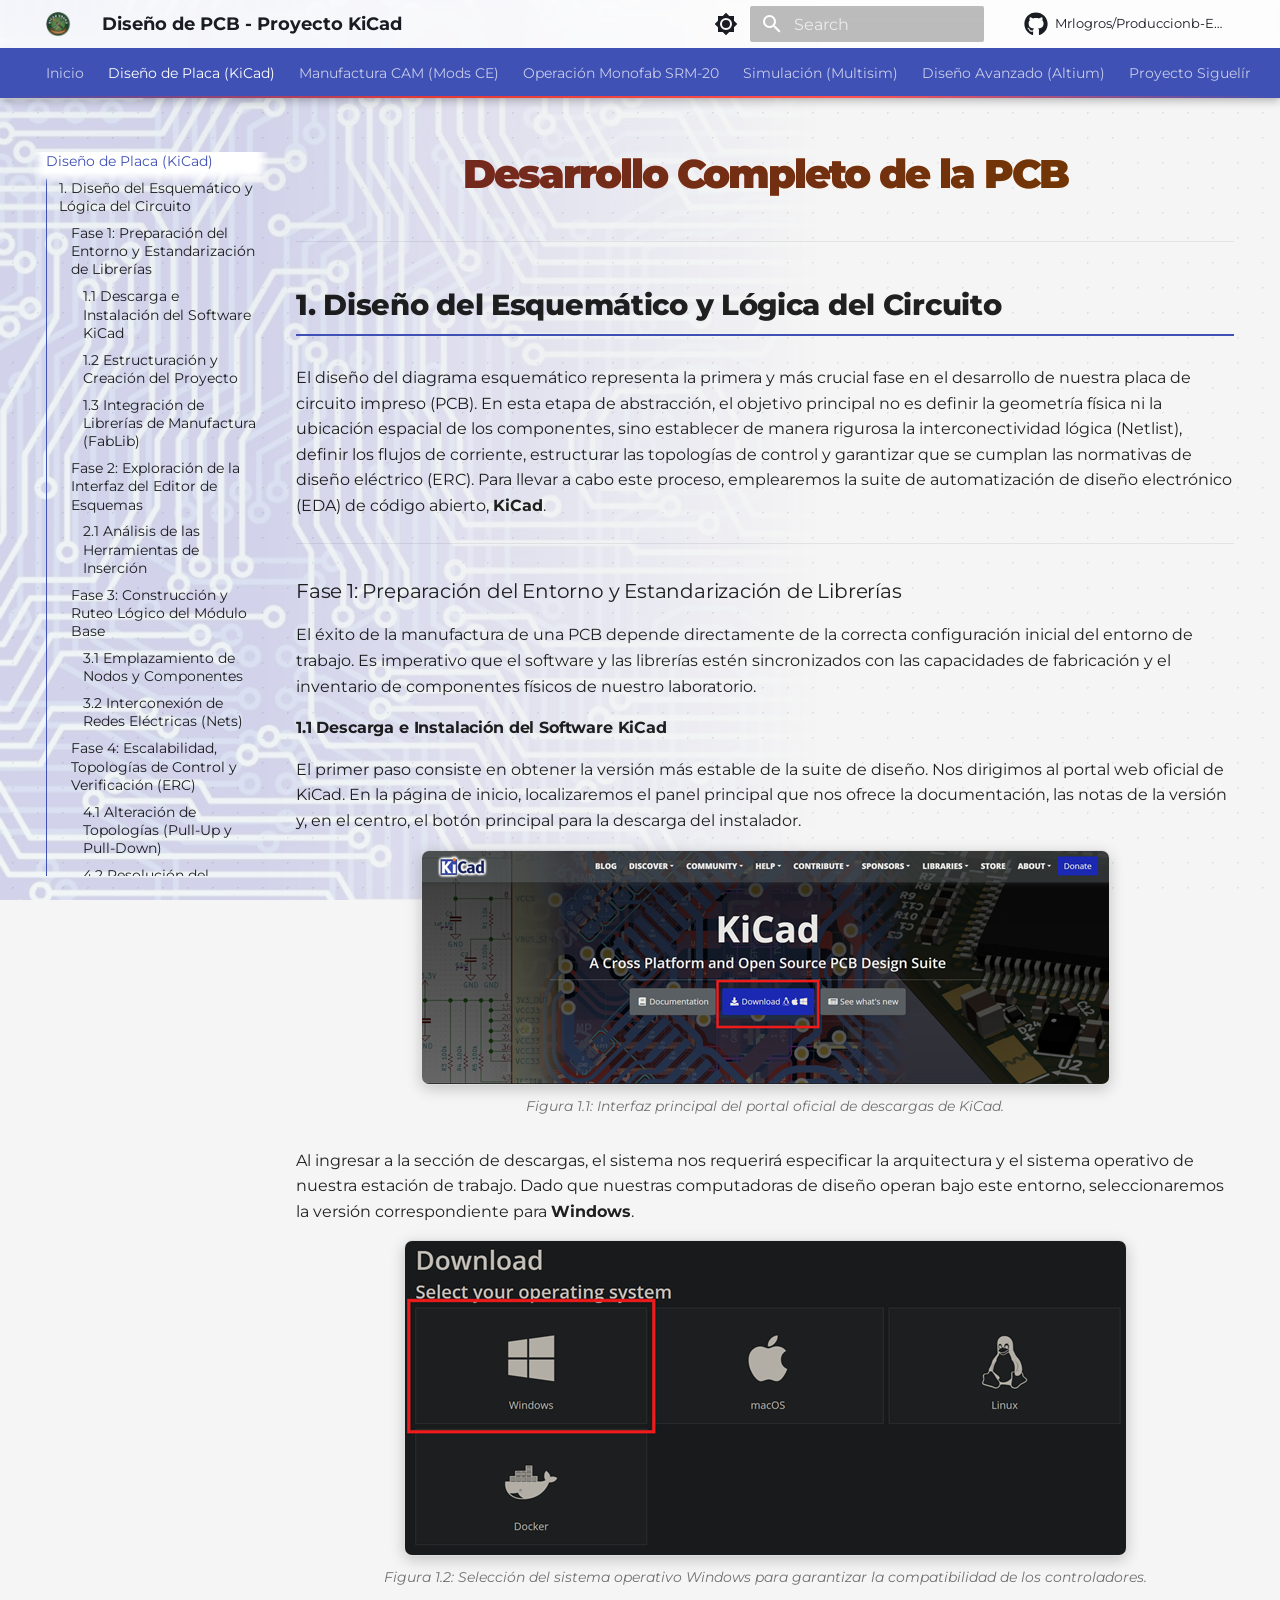
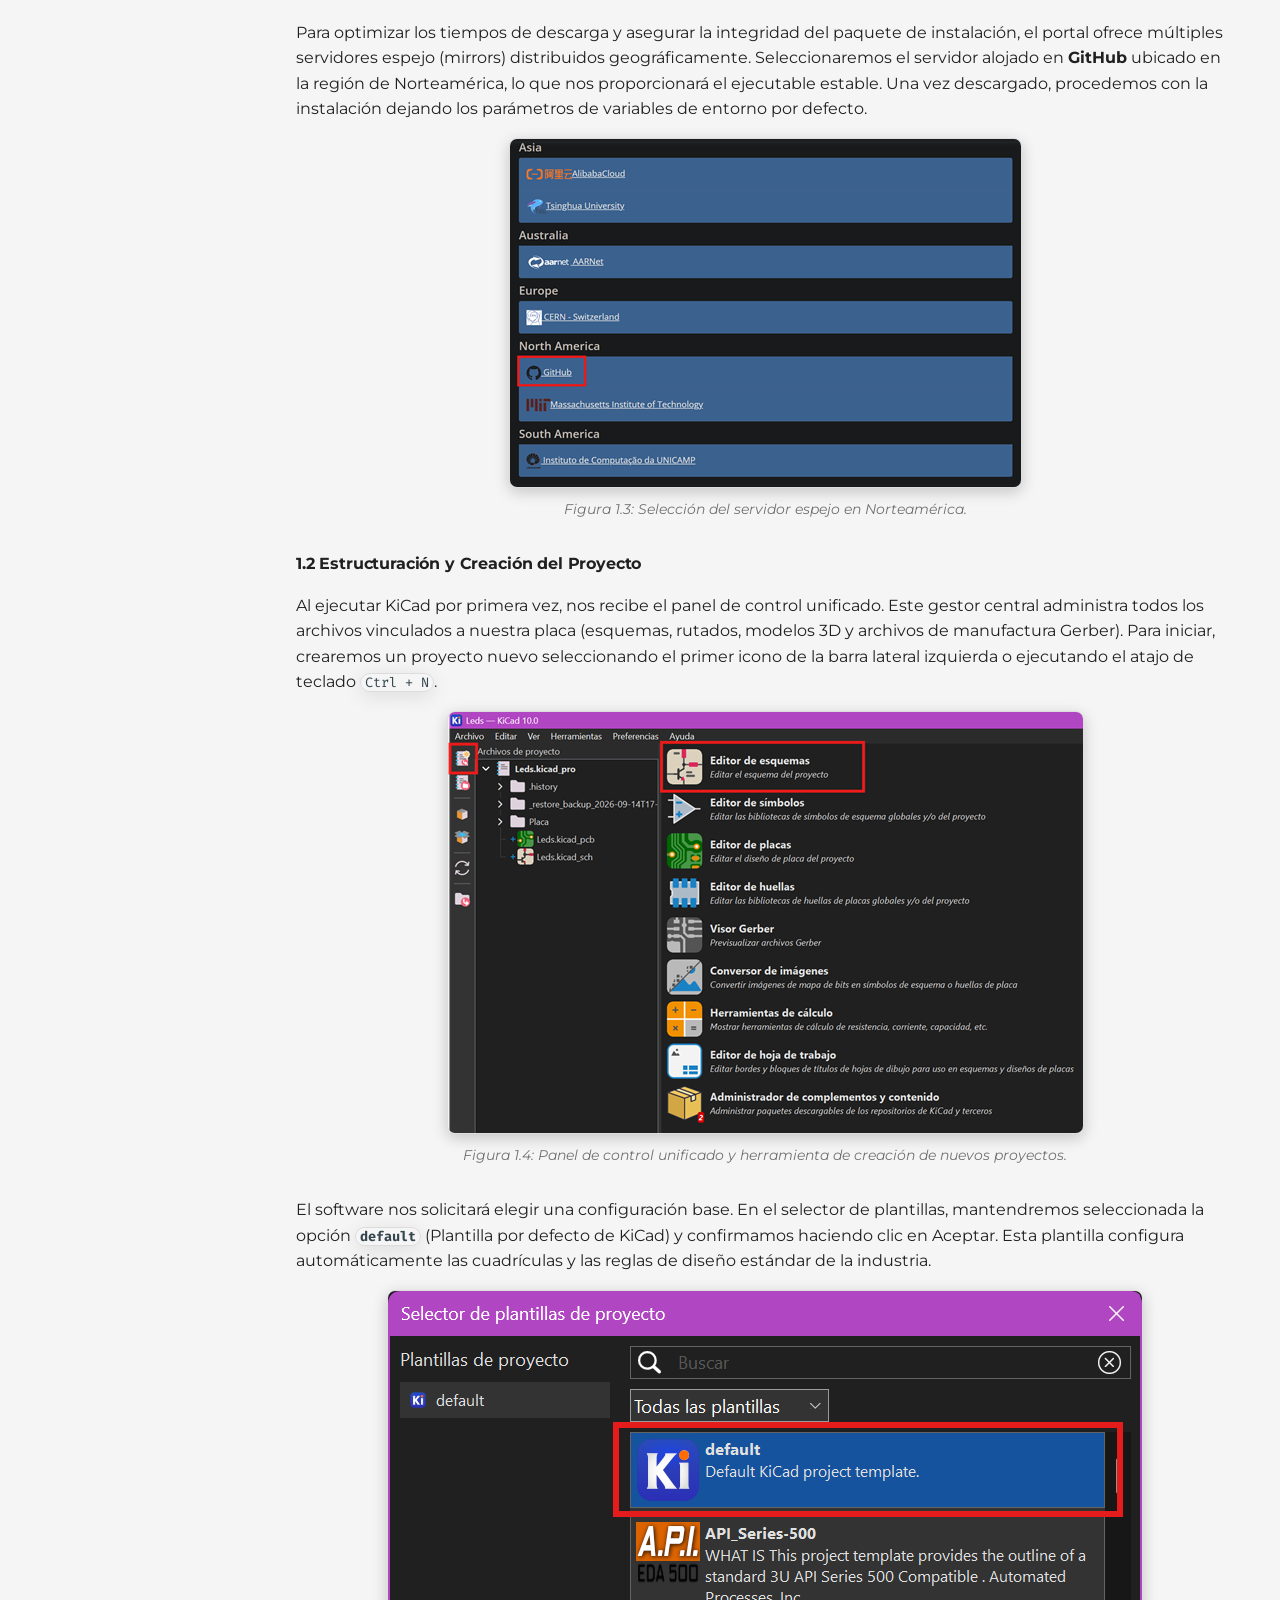
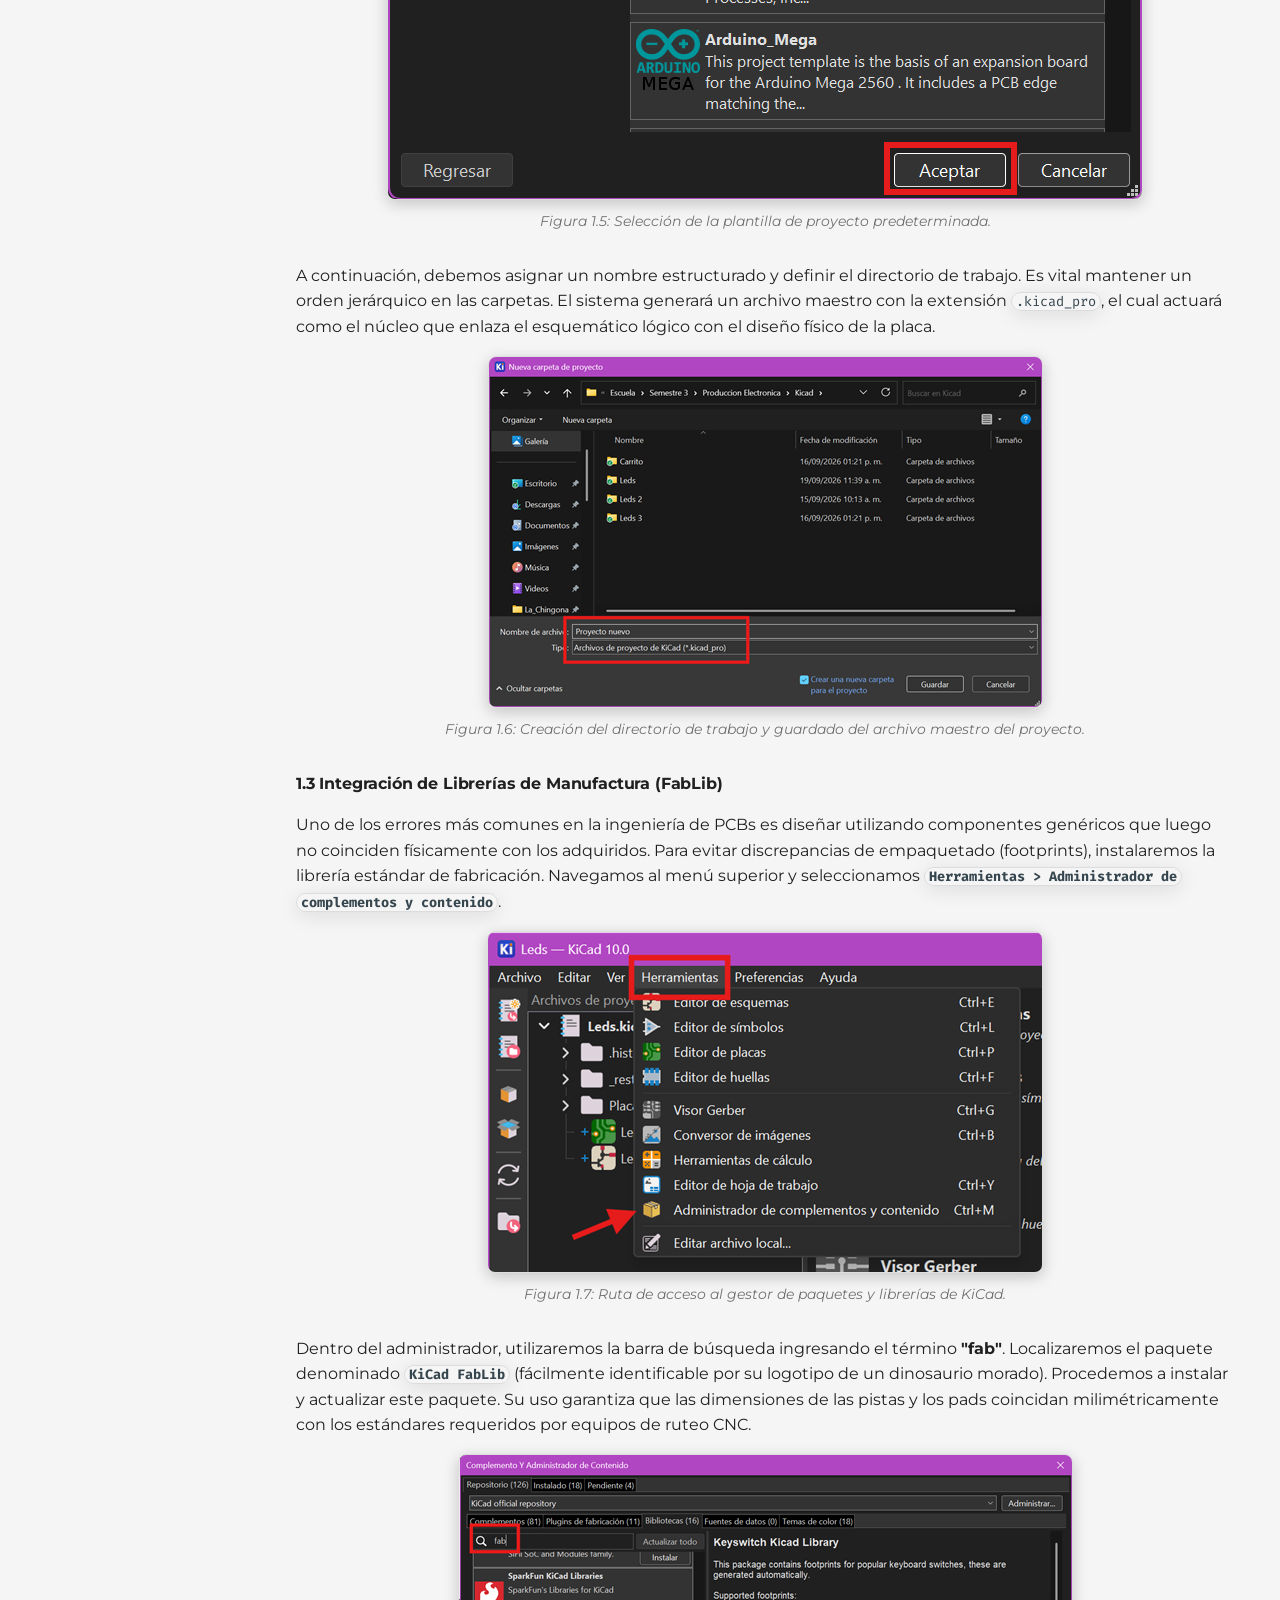
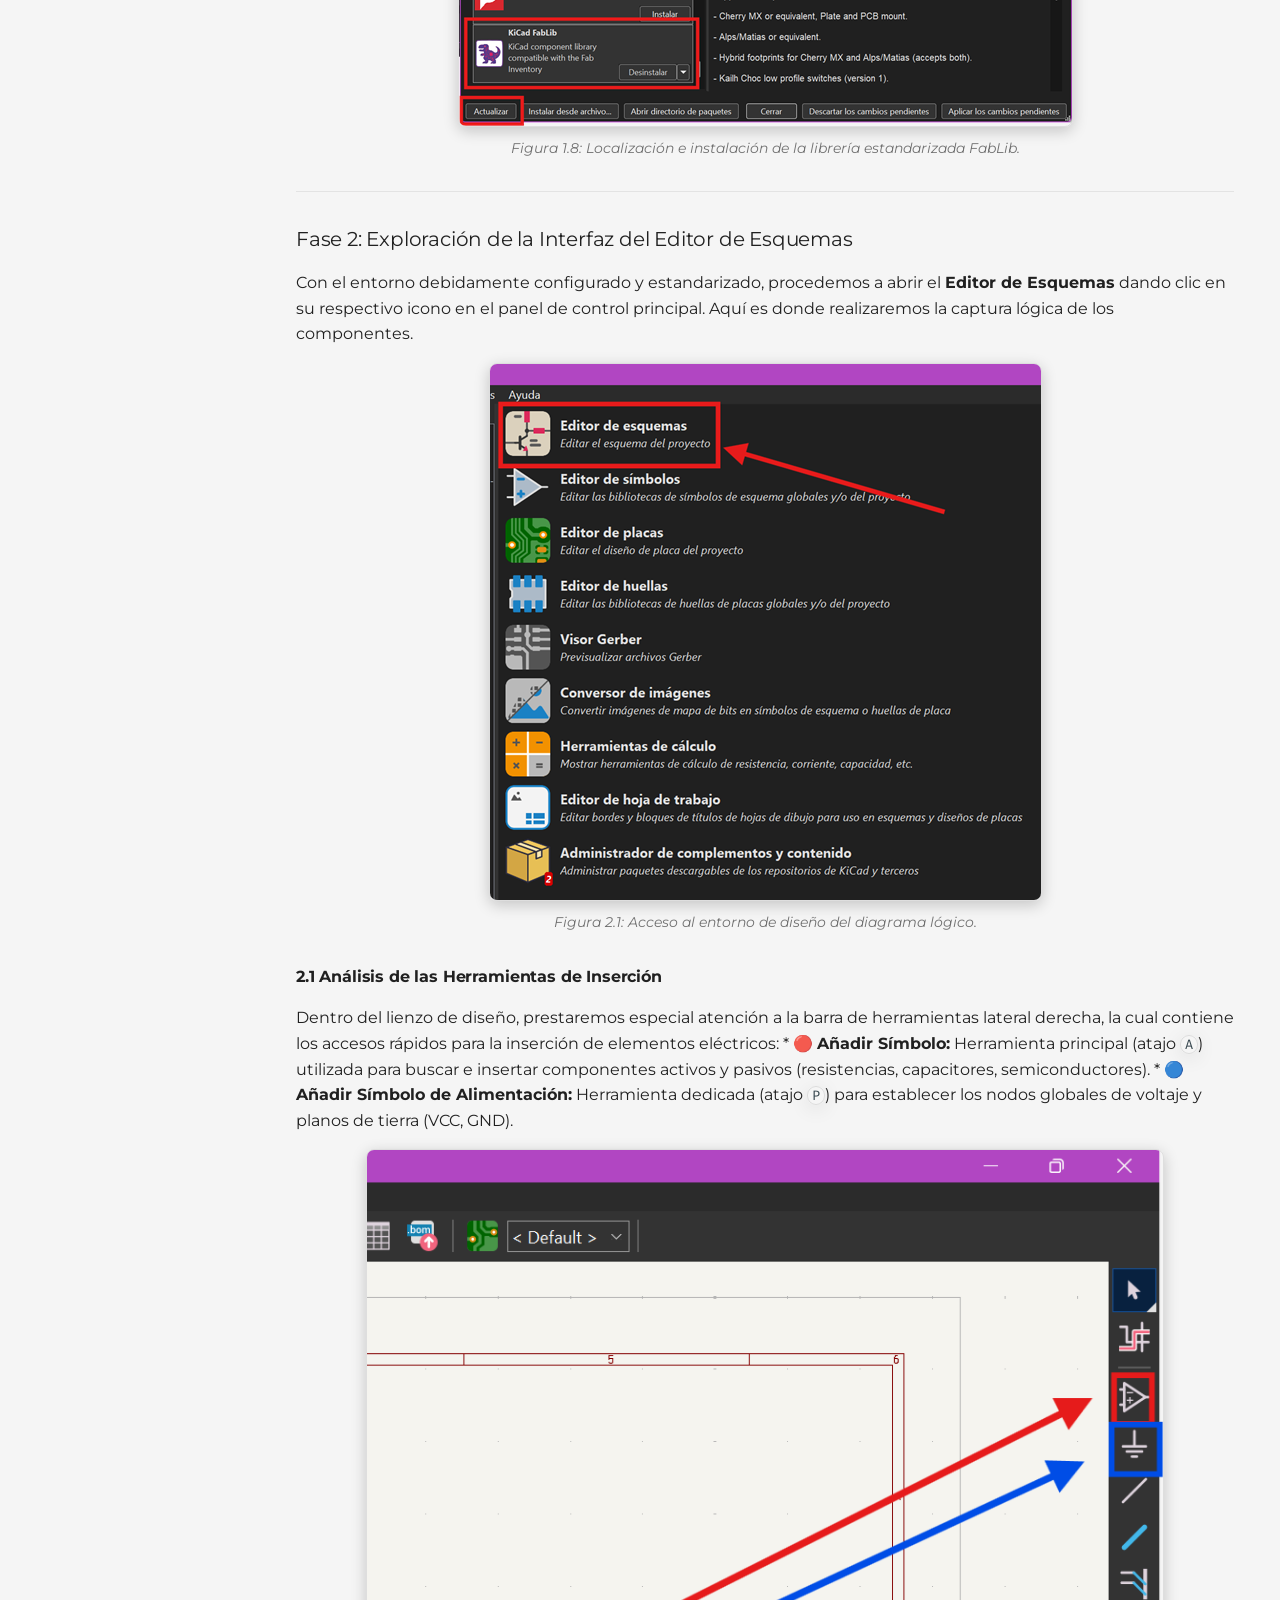
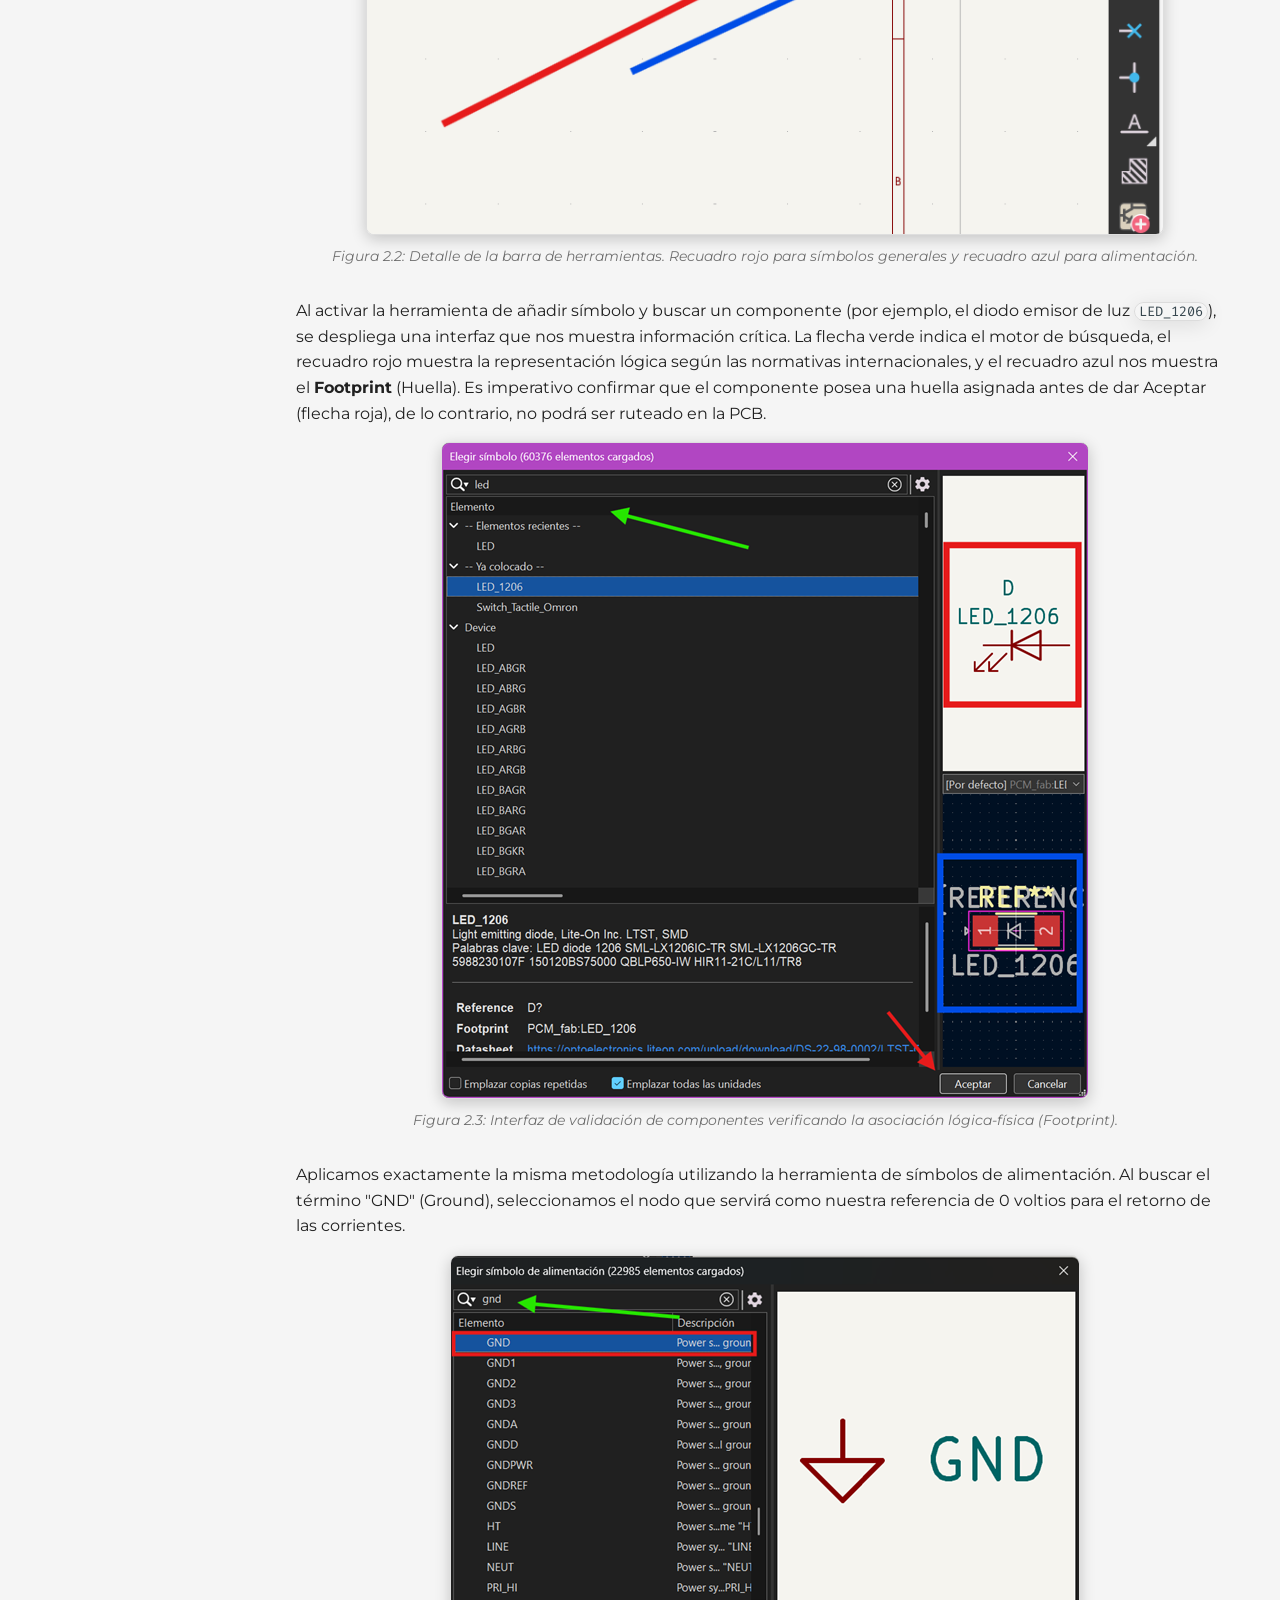
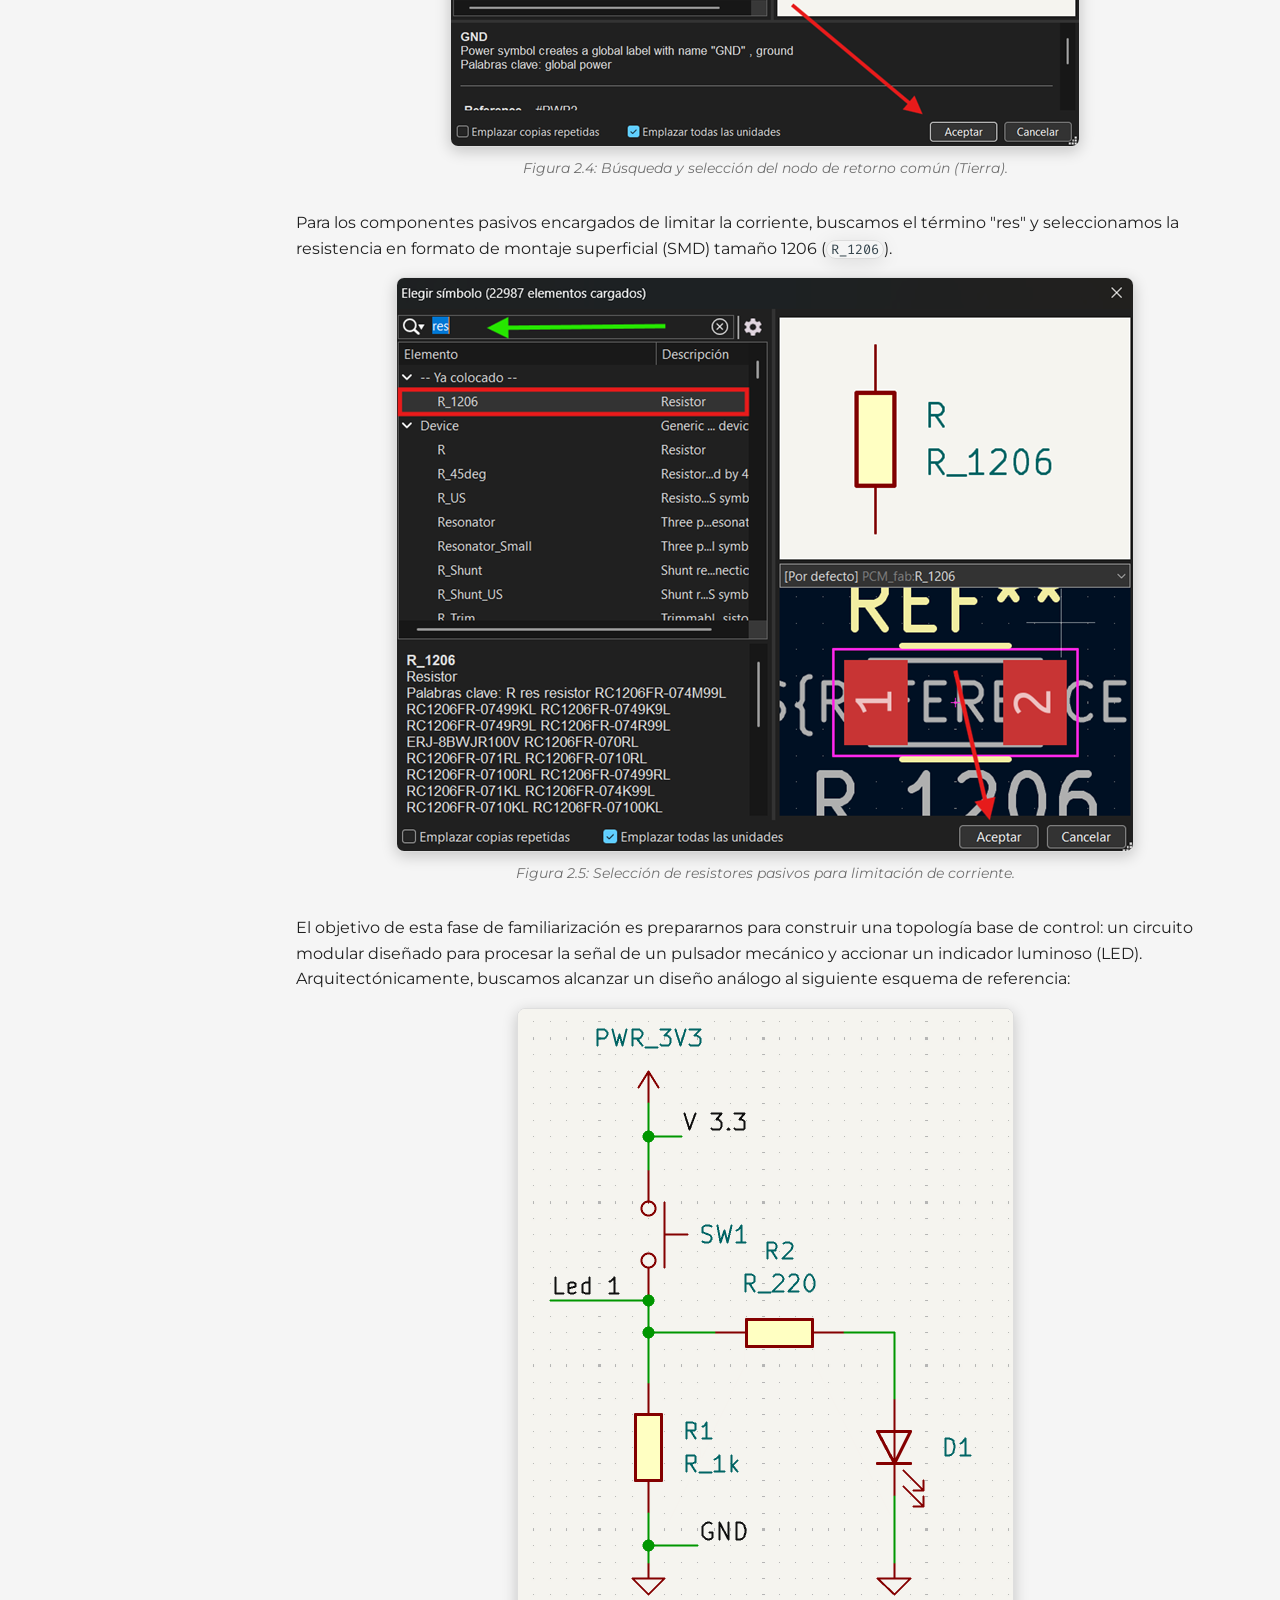
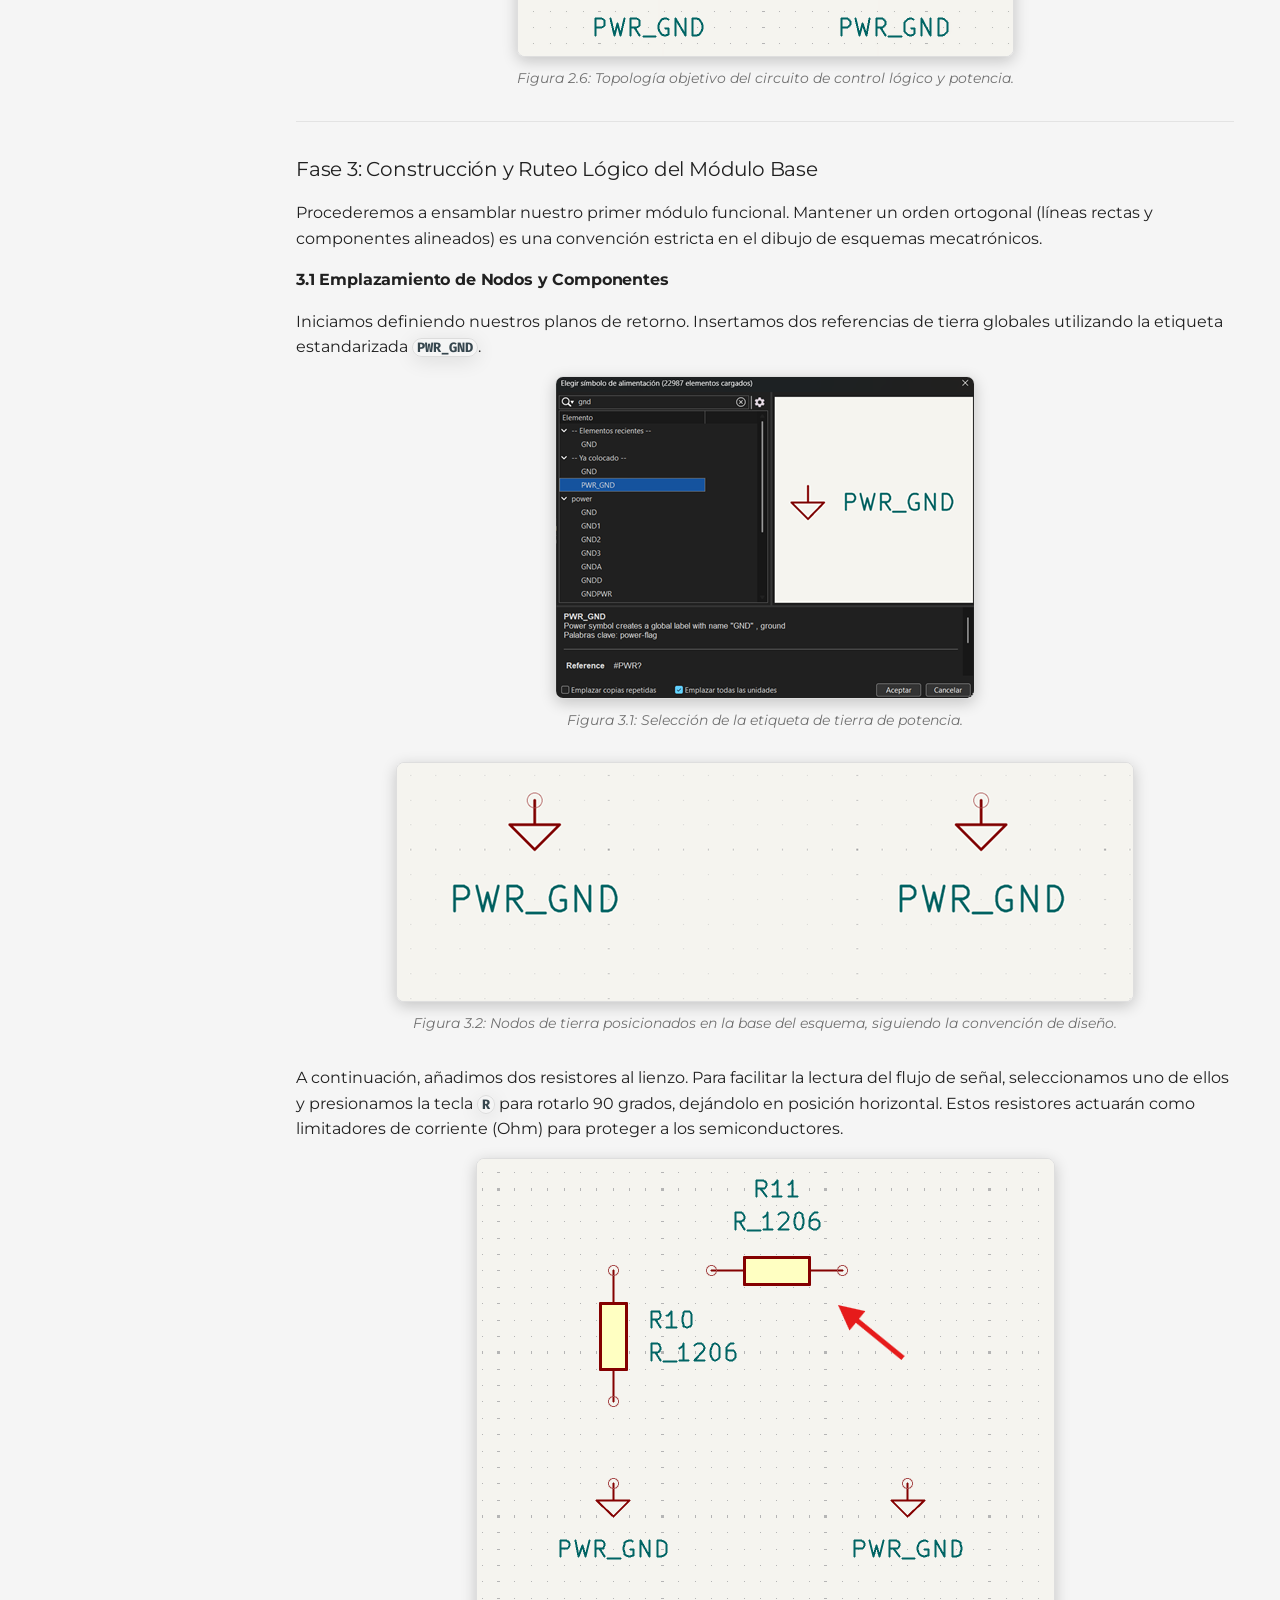
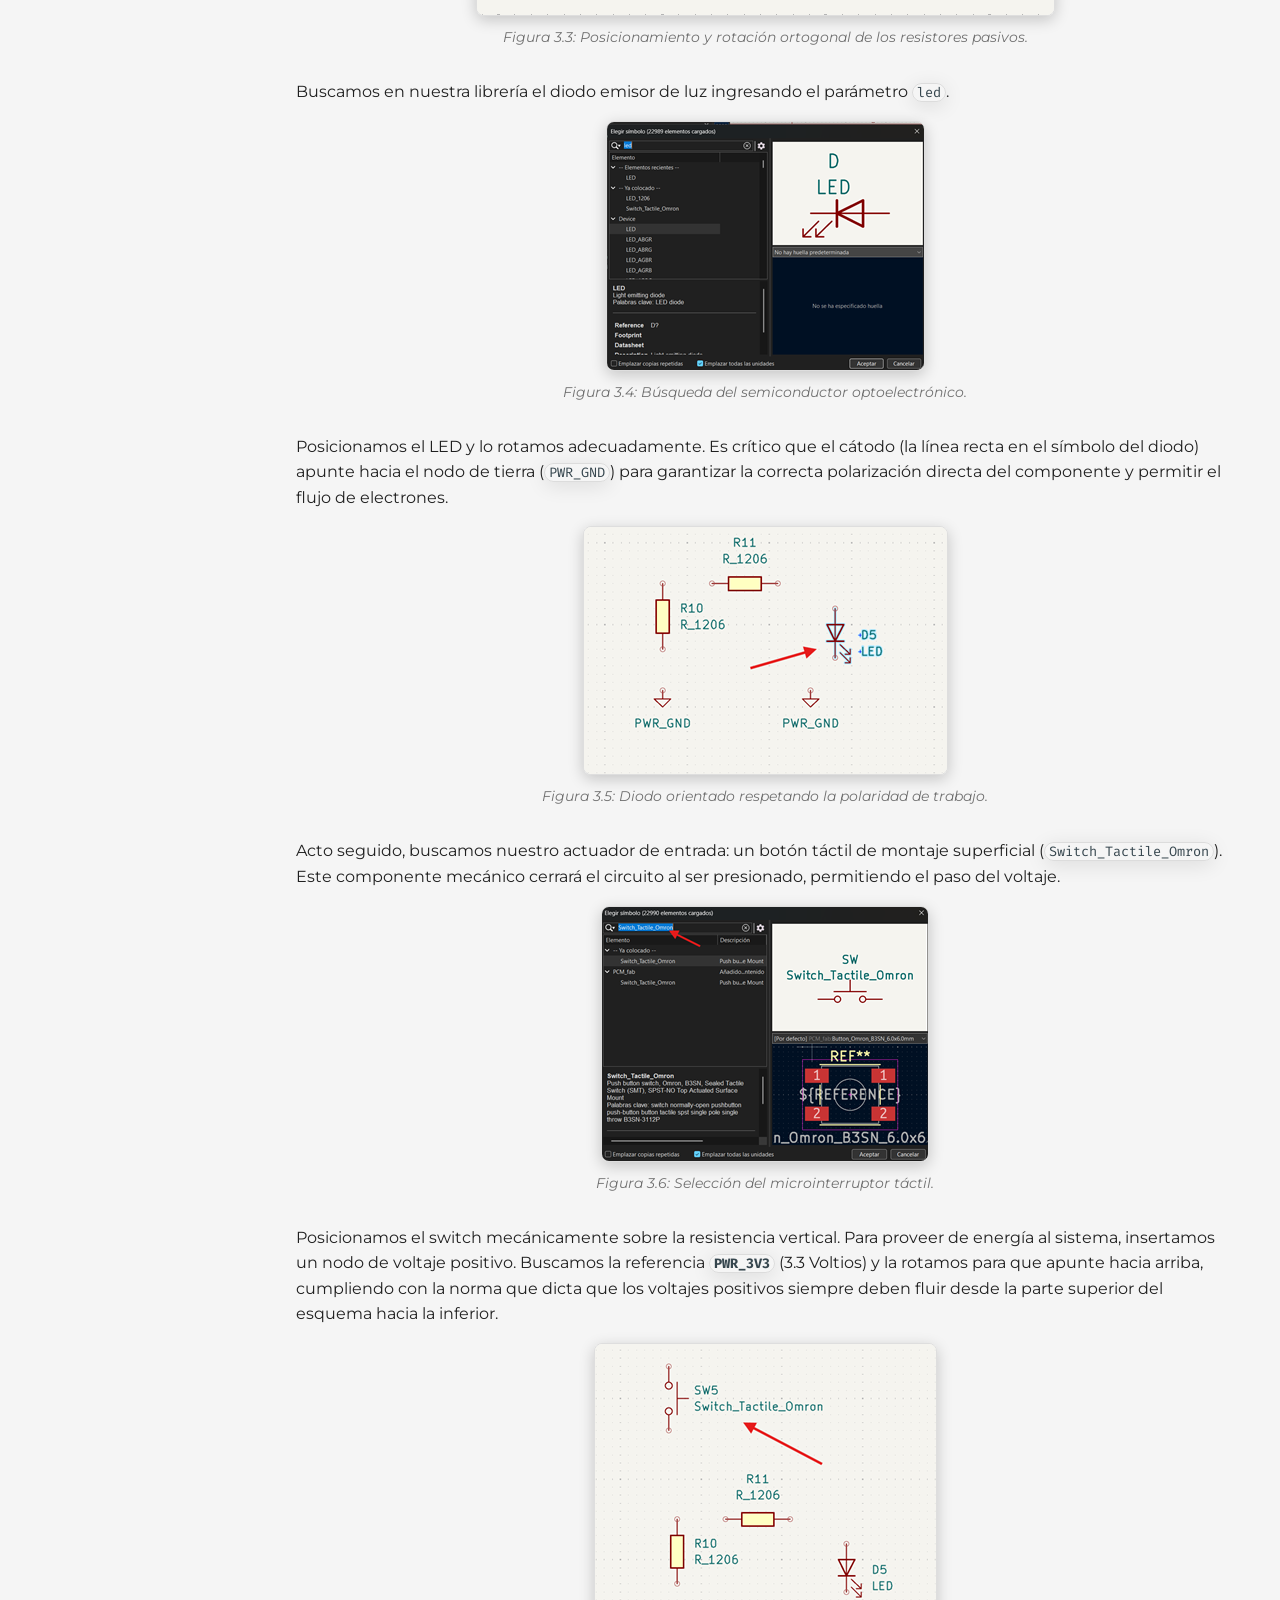
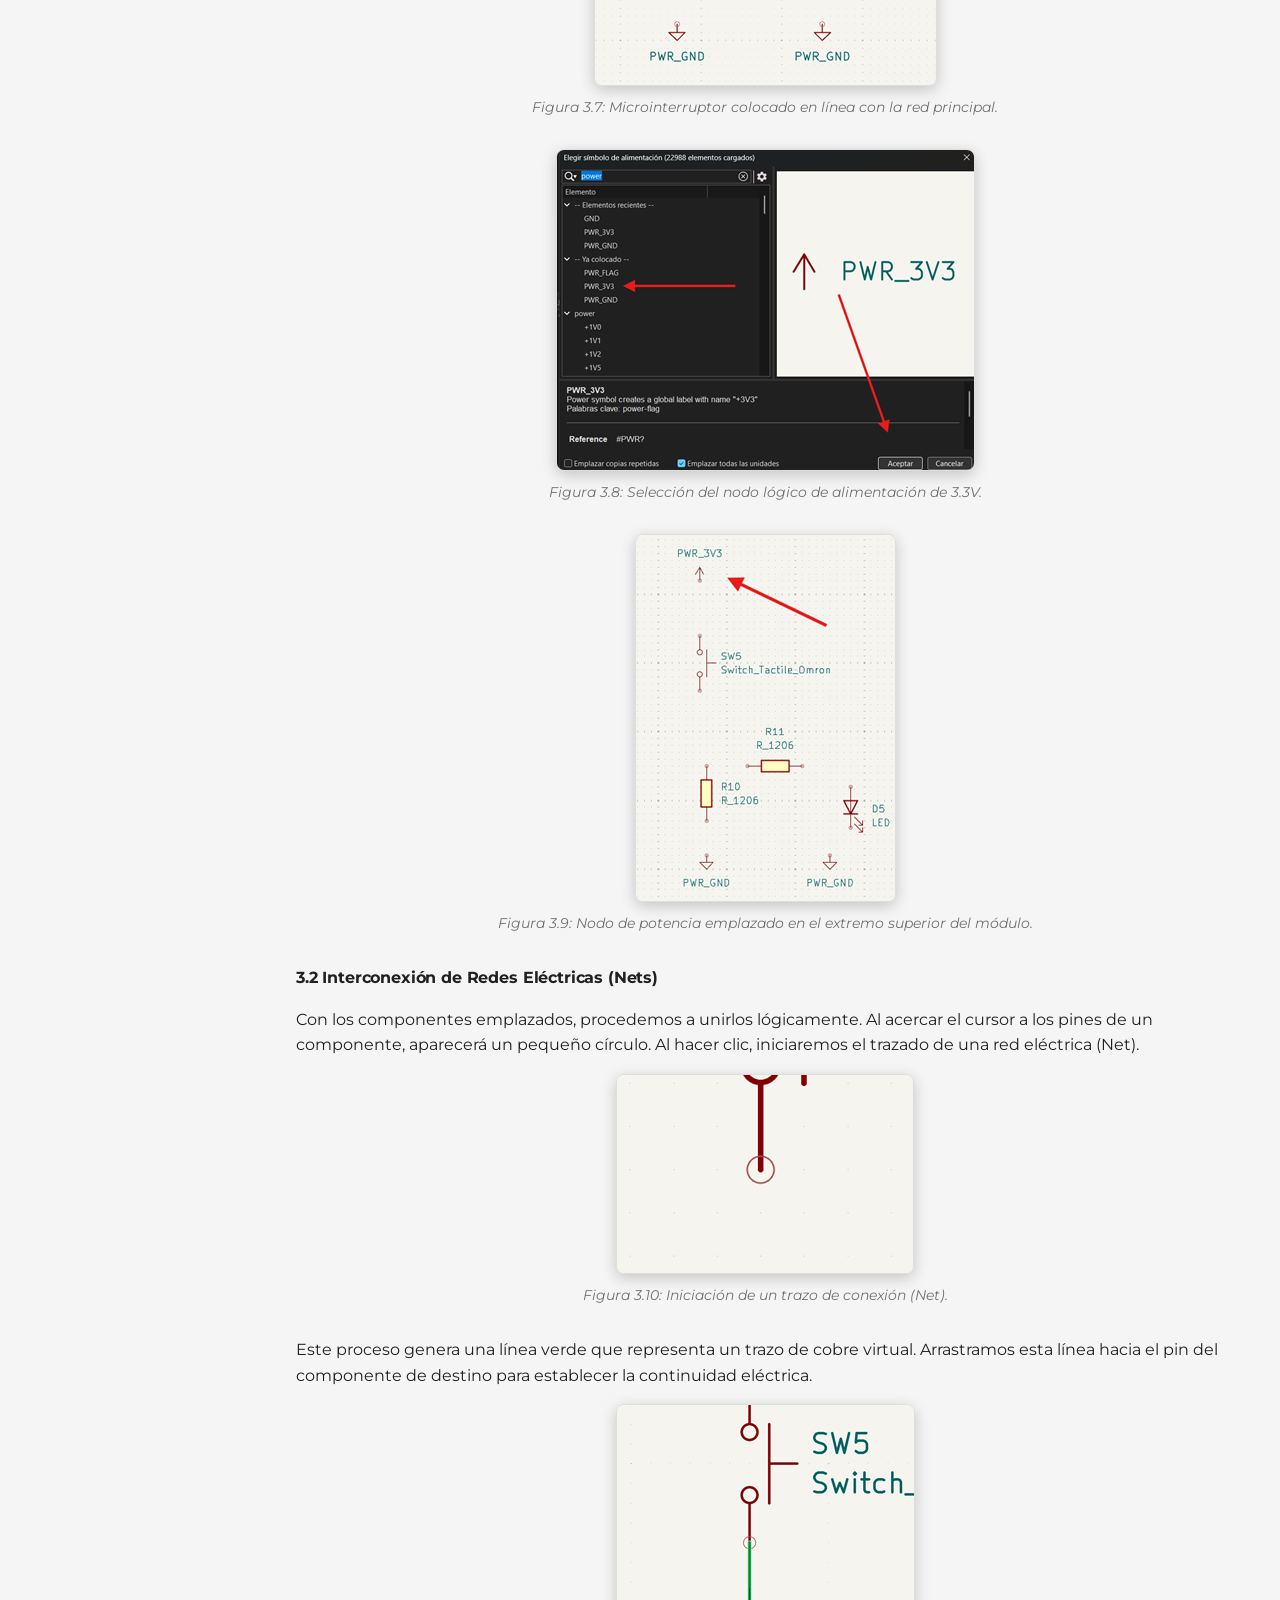
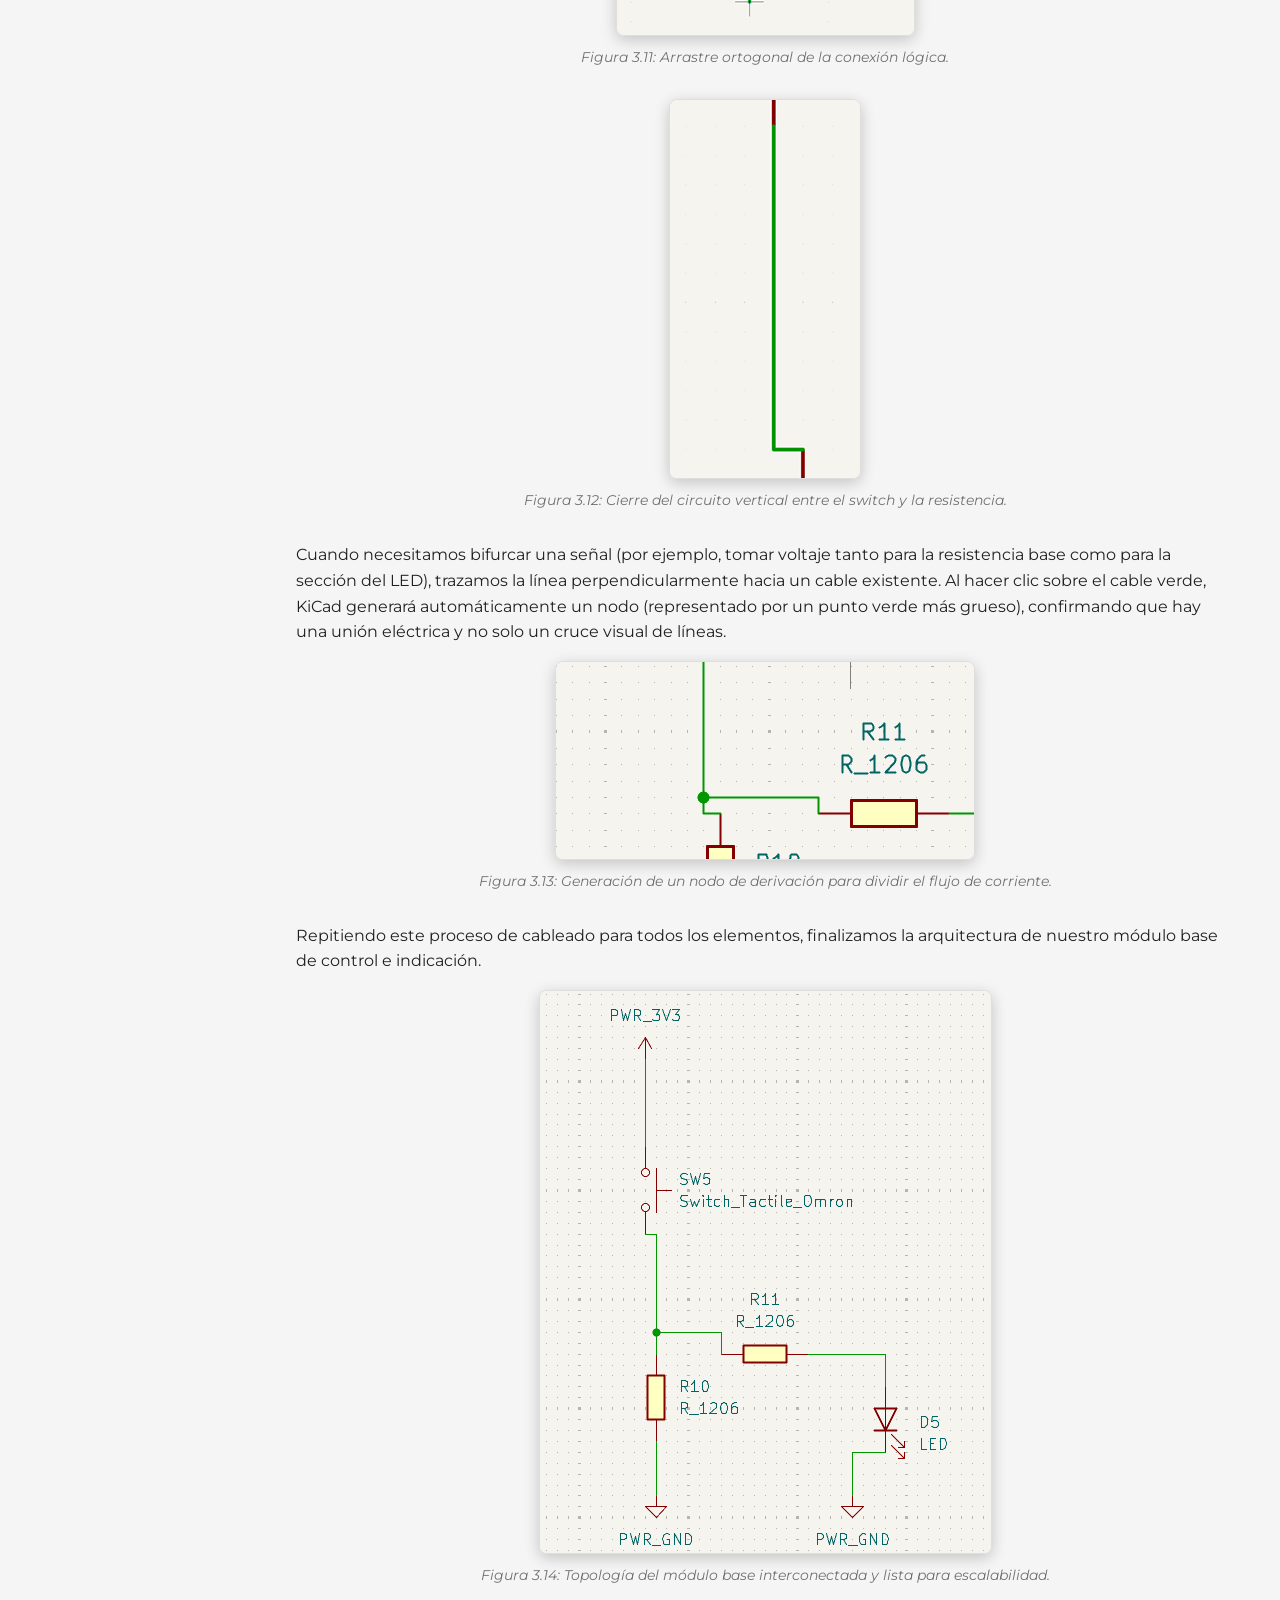
<file: diseno-kicad/index.html>
<!doctype html>
<html lang="en" class="no-js">
  <head>
    
      <meta charset="utf-8">
      <meta name="viewport" content="width=device-width,initial-scale=1">
      
        <meta name="description" content="Documentación técnica del diseño y ruteo de circuito impreso.">
      
      
        <meta name="author" content="Tu Nombre">
      
      
      
        <link rel="prev" href="..">
      
      
        <link rel="next" href="../mods-ce/">
      
      
        
      
      
      <link rel="icon" href="../material/developer-board">
      <meta name="generator" content="mkdocs-1.6.1, mkdocs-material-9.7.7">
    
    
      
        <title>Diseño de Placa (KiCad) - Diseño de PCB - Proyecto KiCad</title>
      
    
    
      <link rel="stylesheet" href="../assets/stylesheets/main.ec1eaa64.min.css">
      
        
        <link rel="stylesheet" href="../assets/stylesheets/palette.ab4e12ef.min.css">
      
      


    
    
      
    
    
      
        
        
        <link rel="preconnect" href="https://fonts.gstatic.com" crossorigin>
        <link rel="stylesheet" href="https://fonts.googleapis.com/css?family=Montserrat:300,300i,400,400i,700,700i%7CFira+Code:400,400i,700,700i&display=fallback">
        <style>:root{--md-text-font:"Montserrat";--md-code-font:"Fira Code"}</style>
      
    
    
      <link rel="stylesheet" href="../stylesheets/custom.css">
    
    <script>__md_scope=new URL("..",location),__md_hash=e=>[...e].reduce(((e,_)=>(e<<5)-e+_.charCodeAt(0)),0),__md_get=(e,_=localStorage,t=__md_scope)=>JSON.parse(_.getItem(t.pathname+"."+e)),__md_set=(e,_,t=localStorage,a=__md_scope)=>{try{t.setItem(a.pathname+"."+e,JSON.stringify(_))}catch(e){}}</script>
    
      

    
    
  </head>
  
  
    
    
      
    
    
    
    
    <body dir="ltr" data-md-color-scheme="slate" data-md-color-primary="indigo" data-md-color-accent="amber">
  
    
    <input class="md-toggle" data-md-toggle="drawer" type="checkbox" id="__drawer" autocomplete="off">
    <input class="md-toggle" data-md-toggle="search" type="checkbox" id="__search" autocomplete="off">
    <label class="md-overlay" for="__drawer"></label>
    <div data-md-component="skip">
      
        
        <a href="#desarrollo-completo-de-la-pcb" class="md-skip">
          Skip to content
        </a>
      
    </div>
    <div data-md-component="announce">
      
    </div>
    
    
      

  

<header class="md-header md-header--shadow md-header--lifted" data-md-component="header">
  <nav class="md-header__inner md-grid" aria-label="Header">
    <a href=".." title="Diseño de PCB - Proyecto KiCad" class="md-header__button md-logo" aria-label="Diseño de PCB - Proyecto KiCad" data-md-component="logo">
      
  <img src="../img/logo.png" alt="logo">

    </a>
    <label class="md-header__button md-icon" for="__drawer">
      
      <svg xmlns="http://www.w3.org/2000/svg" viewBox="0 0 24 24"><path d="M3 6h18v2H3zm0 5h18v2H3zm0 5h18v2H3z"/></svg>
    </label>
    <div class="md-header__title" data-md-component="header-title">
      <div class="md-header__ellipsis">
        <div class="md-header__topic">
          <span class="md-ellipsis">
            Diseño de PCB - Proyecto KiCad
          </span>
        </div>
        <div class="md-header__topic" data-md-component="header-topic">
          <span class="md-ellipsis">
            
              Diseño de Placa (KiCad)
            
          </span>
        </div>
      </div>
    </div>
    
      
        <form class="md-header__option" data-md-component="palette">
  
    
    
    
    <input class="md-option" data-md-color-media="(prefers-color-scheme: dark)" data-md-color-scheme="slate" data-md-color-primary="indigo" data-md-color-accent="amber"  aria-label="Cambiar a modo claro"  type="radio" name="__palette" id="__palette_0">
    
      <label class="md-header__button md-icon" title="Cambiar a modo claro" for="__palette_1" hidden>
        <svg xmlns="http://www.w3.org/2000/svg" viewBox="0 0 24 24"><path d="M12 18c-.89 0-1.74-.2-2.5-.55C11.56 16.5 13 14.42 13 12s-1.44-4.5-3.5-5.45C10.26 6.2 11.11 6 12 6a6 6 0 0 1 6 6 6 6 0 0 1-6 6m8-9.31V4h-4.69L12 .69 8.69 4H4v4.69L.69 12 4 15.31V20h4.69L12 23.31 15.31 20H20v-4.69L23.31 12z"/></svg>
      </label>
    
  
    
    
    
    <input class="md-option" data-md-color-media="(prefers-color-scheme: light)" data-md-color-scheme="default" data-md-color-primary="indigo" data-md-color-accent="amber"  aria-label="Cambiar a modo oscuro"  type="radio" name="__palette" id="__palette_1">
    
      <label class="md-header__button md-icon" title="Cambiar a modo oscuro" for="__palette_0" hidden>
        <svg xmlns="http://www.w3.org/2000/svg" viewBox="0 0 24 24"><path d="M12 8a4 4 0 0 0-4 4 4 4 0 0 0 4 4 4 4 0 0 0 4-4 4 4 0 0 0-4-4m0 10a6 6 0 0 1-6-6 6 6 0 0 1 6-6 6 6 0 0 1 6 6 6 6 0 0 1-6 6m8-9.31V4h-4.69L12 .69 8.69 4H4v4.69L.69 12 4 15.31V20h4.69L12 23.31 15.31 20H20v-4.69L23.31 12z"/></svg>
      </label>
    
  
</form>
      
    
    
      <script>var palette=__md_get("__palette");if(palette&&palette.color){if("(prefers-color-scheme)"===palette.color.media){var media=matchMedia("(prefers-color-scheme: light)"),input=document.querySelector(media.matches?"[data-md-color-media='(prefers-color-scheme: light)']":"[data-md-color-media='(prefers-color-scheme: dark)']");palette.color.media=input.getAttribute("data-md-color-media"),palette.color.scheme=input.getAttribute("data-md-color-scheme"),palette.color.primary=input.getAttribute("data-md-color-primary"),palette.color.accent=input.getAttribute("data-md-color-accent")}for(var[key,value]of Object.entries(palette.color))document.body.setAttribute("data-md-color-"+key,value)}</script>
    
    
    
      
      
        <label class="md-header__button md-icon" for="__search">
          
          <svg xmlns="http://www.w3.org/2000/svg" viewBox="0 0 24 24"><path d="M9.5 3A6.5 6.5 0 0 1 16 9.5c0 1.61-.59 3.09-1.56 4.23l.27.27h.79l5 5-1.5 1.5-5-5v-.79l-.27-.27A6.52 6.52 0 0 1 9.5 16 6.5 6.5 0 0 1 3 9.5 6.5 6.5 0 0 1 9.5 3m0 2C7 5 5 7 5 9.5S7 14 9.5 14 14 12 14 9.5 12 5 9.5 5"/></svg>
        </label>
        <div class="md-search" data-md-component="search" role="dialog">
  <label class="md-search__overlay" for="__search"></label>
  <div class="md-search__inner" role="search">
    <form class="md-search__form" name="search">
      <input type="text" class="md-search__input" name="query" aria-label="Search" placeholder="Search" autocapitalize="off" autocorrect="off" autocomplete="off" spellcheck="false" data-md-component="search-query" required>
      <label class="md-search__icon md-icon" for="__search">
        
        <svg xmlns="http://www.w3.org/2000/svg" viewBox="0 0 24 24"><path d="M9.5 3A6.5 6.5 0 0 1 16 9.5c0 1.61-.59 3.09-1.56 4.23l.27.27h.79l5 5-1.5 1.5-5-5v-.79l-.27-.27A6.52 6.52 0 0 1 9.5 16 6.5 6.5 0 0 1 3 9.5 6.5 6.5 0 0 1 9.5 3m0 2C7 5 5 7 5 9.5S7 14 9.5 14 14 12 14 9.5 12 5 9.5 5"/></svg>
        
        <svg xmlns="http://www.w3.org/2000/svg" viewBox="0 0 24 24"><path d="M20 11v2H8l5.5 5.5-1.42 1.42L4.16 12l7.92-7.92L13.5 5.5 8 11z"/></svg>
      </label>
      <nav class="md-search__options" aria-label="Search">
        
        <button type="reset" class="md-search__icon md-icon" title="Clear" aria-label="Clear" tabindex="-1">
          
          <svg xmlns="http://www.w3.org/2000/svg" viewBox="0 0 24 24"><path d="M19 6.41 17.59 5 12 10.59 6.41 5 5 6.41 10.59 12 5 17.59 6.41 19 12 13.41 17.59 19 19 17.59 13.41 12z"/></svg>
        </button>
      </nav>
      
    </form>
    <div class="md-search__output">
      <div class="md-search__scrollwrap" tabindex="0" data-md-scrollfix>
        <div class="md-search-result" data-md-component="search-result">
          <div class="md-search-result__meta">
            Initializing search
          </div>
          <ol class="md-search-result__list" role="presentation"></ol>
        </div>
      </div>
    </div>
  </div>
</div>
      
    
    
      <div class="md-header__source">
        <a href="https://github.com/Mrlogros/Produccionb-Electronica" title="Go to repository" class="md-source" data-md-component="source">
  <div class="md-source__icon md-icon">
    
    <svg xmlns="http://www.w3.org/2000/svg" viewBox="0 0 512 512"><!--! Font Awesome Free 7.1.0 by @fontawesome - https://fontawesome.com License - https://fontawesome.com/license/free (Icons: CC BY 4.0, Fonts: SIL OFL 1.1, Code: MIT License) Copyright 2025 Fonticons, Inc.--><path d="M173.9 397.4c0 2-2.3 3.6-5.2 3.6-3.3.3-5.6-1.3-5.6-3.6 0-2 2.3-3.6 5.2-3.6 3-.3 5.6 1.3 5.6 3.6m-31.1-4.5c-.7 2 1.3 4.3 4.3 4.9 2.6 1 5.6 0 6.2-2s-1.3-4.3-4.3-5.2c-2.6-.7-5.5.3-6.2 2.3m44.2-1.7c-2.9.7-4.9 2.6-4.6 4.9.3 2 2.9 3.3 5.9 2.6 2.9-.7 4.9-2.6 4.6-4.6-.3-1.9-3-3.2-5.9-2.9M252.8 8C114.1 8 8 113.3 8 252c0 110.9 69.8 205.8 169.5 239.2 12.8 2.3 17.3-5.6 17.3-12.1 0-6.2-.3-40.4-.3-61.4 0 0-70 15-84.7-29.8 0 0-11.4-29.1-27.8-36.6 0 0-22.9-15.7 1.6-15.4 0 0 24.9 2 38.6 25.8 21.9 38.6 58.6 27.5 72.9 20.9 2.3-16 8.8-27.1 16-33.7-55.9-6.2-112.3-14.3-112.3-110.5 0-27.5 7.6-41.3 23.6-58.9-2.6-6.5-11.1-33.3 2.6-67.9 20.9-6.5 69 27 69 27 20-5.6 41.5-8.5 62.8-8.5s42.8 2.9 62.8 8.5c0 0 48.1-33.6 69-27 13.7 34.7 5.2 61.4 2.6 67.9 16 17.7 25.8 31.5 25.8 58.9 0 96.5-58.9 104.2-114.8 110.5 9.2 7.9 17 22.9 17 46.4 0 33.7-.3 75.4-.3 83.6 0 6.5 4.6 14.4 17.3 12.1C436.2 457.8 504 362.9 504 252 504 113.3 391.5 8 252.8 8M105.2 352.9c-1.3 1-1 3.3.7 5.2 1.6 1.6 3.9 2.3 5.2 1 1.3-1 1-3.3-.7-5.2-1.6-1.6-3.9-2.3-5.2-1m-10.8-8.1c-.7 1.3.3 2.9 2.3 3.9 1.6 1 3.6.7 4.3-.7.7-1.3-.3-2.9-2.3-3.9-2-.6-3.6-.3-4.3.7m32.4 35.6c-1.6 1.3-1 4.3 1.3 6.2 2.3 2.3 5.2 2.6 6.5 1 1.3-1.3.7-4.3-1.3-6.2-2.2-2.3-5.2-2.6-6.5-1m-11.4-14.7c-1.6 1-1.6 3.6 0 5.9s4.3 3.3 5.6 2.3c1.6-1.3 1.6-3.9 0-6.2-1.4-2.3-4-3.3-5.6-2"/></svg>
  </div>
  <div class="md-source__repository">
    Mrlogros/Produccionb-Electronica
  </div>
</a>
      </div>
    
  </nav>
  
    
      
<nav class="md-tabs" aria-label="Tabs" data-md-component="tabs">
  <div class="md-grid">
    <ul class="md-tabs__list">
      
        
  
  
  
  
    <li class="md-tabs__item">
      <a href=".." class="md-tabs__link">
        
  
  
    
  
  Inicio

      </a>
    </li>
  

      
        
  
  
  
    
  
  
    <li class="md-tabs__item md-tabs__item--active">
      <a href="./" class="md-tabs__link">
        
  
  
    
  
  Diseño de Placa (KiCad)

      </a>
    </li>
  

      
        
  
  
  
  
    <li class="md-tabs__item">
      <a href="../mods-ce/" class="md-tabs__link">
        
  
  
    
  
  Manufactura CAM (Mods CE)

      </a>
    </li>
  

      
        
  
  
  
  
    <li class="md-tabs__item">
      <a href="../monofab/" class="md-tabs__link">
        
  
  
    
  
  Operación Monofab SRM-20

      </a>
    </li>
  

      
        
  
  
  
  
    <li class="md-tabs__item">
      <a href="../multisim/" class="md-tabs__link">
        
  
  
    
  
  Simulación (Multisim)

      </a>
    </li>
  

      
        
  
  
  
  
    <li class="md-tabs__item">
      <a href="../altium/" class="md-tabs__link">
        
  
  
    
  
  Diseño Avanzado (Altium)

      </a>
    </li>
  

      
        
  
  
  
  
    <li class="md-tabs__item">
      <a href="../siguelineas/" class="md-tabs__link">
        
  
  
    
  
  Proyecto Siguelíneas

      </a>
    </li>
  

      
        
  
  
  
  
    <li class="md-tabs__item">
      <a href="../recursos/" class="md-tabs__link">
        
  
  
    
  
  Referencias

      </a>
    </li>
  

      
    </ul>
  </div>
</nav>
    
  
</header>
    
    <div class="md-container" data-md-component="container">
      
      
        
      
      <main class="md-main" data-md-component="main">
        <div class="md-main__inner md-grid">
          
            
              
              <div class="md-sidebar md-sidebar--primary" data-md-component="sidebar" data-md-type="navigation" >
                <div class="md-sidebar__scrollwrap">
                  <div class="md-sidebar__inner">
                    


  


  

<nav class="md-nav md-nav--primary md-nav--lifted md-nav--integrated" aria-label="Navigation" data-md-level="0">
  <label class="md-nav__title" for="__drawer">
    <a href=".." title="Diseño de PCB - Proyecto KiCad" class="md-nav__button md-logo" aria-label="Diseño de PCB - Proyecto KiCad" data-md-component="logo">
      
  <img src="../img/logo.png" alt="logo">

    </a>
    Diseño de PCB - Proyecto KiCad
  </label>
  
    <div class="md-nav__source">
      <a href="https://github.com/Mrlogros/Produccionb-Electronica" title="Go to repository" class="md-source" data-md-component="source">
  <div class="md-source__icon md-icon">
    
    <svg xmlns="http://www.w3.org/2000/svg" viewBox="0 0 512 512"><!--! Font Awesome Free 7.1.0 by @fontawesome - https://fontawesome.com License - https://fontawesome.com/license/free (Icons: CC BY 4.0, Fonts: SIL OFL 1.1, Code: MIT License) Copyright 2025 Fonticons, Inc.--><path d="M173.9 397.4c0 2-2.3 3.6-5.2 3.6-3.3.3-5.6-1.3-5.6-3.6 0-2 2.3-3.6 5.2-3.6 3-.3 5.6 1.3 5.6 3.6m-31.1-4.5c-.7 2 1.3 4.3 4.3 4.9 2.6 1 5.6 0 6.2-2s-1.3-4.3-4.3-5.2c-2.6-.7-5.5.3-6.2 2.3m44.2-1.7c-2.9.7-4.9 2.6-4.6 4.9.3 2 2.9 3.3 5.9 2.6 2.9-.7 4.9-2.6 4.6-4.6-.3-1.9-3-3.2-5.9-2.9M252.8 8C114.1 8 8 113.3 8 252c0 110.9 69.8 205.8 169.5 239.2 12.8 2.3 17.3-5.6 17.3-12.1 0-6.2-.3-40.4-.3-61.4 0 0-70 15-84.7-29.8 0 0-11.4-29.1-27.8-36.6 0 0-22.9-15.7 1.6-15.4 0 0 24.9 2 38.6 25.8 21.9 38.6 58.6 27.5 72.9 20.9 2.3-16 8.8-27.1 16-33.7-55.9-6.2-112.3-14.3-112.3-110.5 0-27.5 7.6-41.3 23.6-58.9-2.6-6.5-11.1-33.3 2.6-67.9 20.9-6.5 69 27 69 27 20-5.6 41.5-8.5 62.8-8.5s42.8 2.9 62.8 8.5c0 0 48.1-33.6 69-27 13.7 34.7 5.2 61.4 2.6 67.9 16 17.7 25.8 31.5 25.8 58.9 0 96.5-58.9 104.2-114.8 110.5 9.2 7.9 17 22.9 17 46.4 0 33.7-.3 75.4-.3 83.6 0 6.5 4.6 14.4 17.3 12.1C436.2 457.8 504 362.9 504 252 504 113.3 391.5 8 252.8 8M105.2 352.9c-1.3 1-1 3.3.7 5.2 1.6 1.6 3.9 2.3 5.2 1 1.3-1 1-3.3-.7-5.2-1.6-1.6-3.9-2.3-5.2-1m-10.8-8.1c-.7 1.3.3 2.9 2.3 3.9 1.6 1 3.6.7 4.3-.7.7-1.3-.3-2.9-2.3-3.9-2-.6-3.6-.3-4.3.7m32.4 35.6c-1.6 1.3-1 4.3 1.3 6.2 2.3 2.3 5.2 2.6 6.5 1 1.3-1.3.7-4.3-1.3-6.2-2.2-2.3-5.2-2.6-6.5-1m-11.4-14.7c-1.6 1-1.6 3.6 0 5.9s4.3 3.3 5.6 2.3c1.6-1.3 1.6-3.9 0-6.2-1.4-2.3-4-3.3-5.6-2"/></svg>
  </div>
  <div class="md-source__repository">
    Mrlogros/Produccionb-Electronica
  </div>
</a>
    </div>
  
  <ul class="md-nav__list" data-md-scrollfix>
    
      
      
  
  
  
  
    <li class="md-nav__item">
      <a href=".." class="md-nav__link">
        
  
  
  <span class="md-ellipsis">
    
  
    Inicio
  

    
  </span>
  
  

      </a>
    </li>
  

    
      
      
  
  
    
  
  
  
    <li class="md-nav__item md-nav__item--active">
      
      <input class="md-nav__toggle md-toggle" type="checkbox" id="__toc">
      
      
        
      
      
        <label class="md-nav__link md-nav__link--active" for="__toc">
          
  
  
  <span class="md-ellipsis">
    
  
    Diseño de Placa (KiCad)
  

    
  </span>
  
  

          <span class="md-nav__icon md-icon"></span>
        </label>
      
      <a href="./" class="md-nav__link md-nav__link--active">
        
  
  
  <span class="md-ellipsis">
    
  
    Diseño de Placa (KiCad)
  

    
  </span>
  
  

      </a>
      
        

<nav class="md-nav md-nav--secondary" aria-label="Table of contents">
  
  
  
    
  
  
    <label class="md-nav__title" for="__toc">
      <span class="md-nav__icon md-icon"></span>
      Table of contents
    </label>
    <ul class="md-nav__list" data-md-component="toc" data-md-scrollfix>
      
        <li class="md-nav__item">
  <a href="#1-diseno-del-esquematico-y-logica-del-circuito" class="md-nav__link">
    <span class="md-ellipsis">
      
        1. Diseño del Esquemático y Lógica del Circuito
      
    </span>
  </a>
  
    <nav class="md-nav" aria-label="1. Diseño del Esquemático y Lógica del Circuito">
      <ul class="md-nav__list">
        
          <li class="md-nav__item">
  <a href="#fase-1-preparacion-del-entorno-y-estandarizacion-de-librerias" class="md-nav__link">
    <span class="md-ellipsis">
      
        Fase 1: Preparación del Entorno y Estandarización de Librerías
      
    </span>
  </a>
  
    <nav class="md-nav" aria-label="Fase 1: Preparación del Entorno y Estandarización de Librerías">
      <ul class="md-nav__list">
        
          <li class="md-nav__item">
  <a href="#11-descarga-e-instalacion-del-software-kicad" class="md-nav__link">
    <span class="md-ellipsis">
      
        1.1 Descarga e Instalación del Software KiCad
      
    </span>
  </a>
  
</li>
        
          <li class="md-nav__item">
  <a href="#12-estructuracion-y-creacion-del-proyecto" class="md-nav__link">
    <span class="md-ellipsis">
      
        1.2 Estructuración y Creación del Proyecto
      
    </span>
  </a>
  
</li>
        
          <li class="md-nav__item">
  <a href="#13-integracion-de-librerias-de-manufactura-fablib" class="md-nav__link">
    <span class="md-ellipsis">
      
        1.3 Integración de Librerías de Manufactura (FabLib)
      
    </span>
  </a>
  
</li>
        
      </ul>
    </nav>
  
</li>
        
          <li class="md-nav__item">
  <a href="#fase-2-exploracion-de-la-interfaz-del-editor-de-esquemas" class="md-nav__link">
    <span class="md-ellipsis">
      
        Fase 2: Exploración de la Interfaz del Editor de Esquemas
      
    </span>
  </a>
  
    <nav class="md-nav" aria-label="Fase 2: Exploración de la Interfaz del Editor de Esquemas">
      <ul class="md-nav__list">
        
          <li class="md-nav__item">
  <a href="#21-analisis-de-las-herramientas-de-insercion" class="md-nav__link">
    <span class="md-ellipsis">
      
        2.1 Análisis de las Herramientas de Inserción
      
    </span>
  </a>
  
</li>
        
      </ul>
    </nav>
  
</li>
        
          <li class="md-nav__item">
  <a href="#fase-3-construccion-y-ruteo-logico-del-modulo-base" class="md-nav__link">
    <span class="md-ellipsis">
      
        Fase 3: Construcción y Ruteo Lógico del Módulo Base
      
    </span>
  </a>
  
    <nav class="md-nav" aria-label="Fase 3: Construcción y Ruteo Lógico del Módulo Base">
      <ul class="md-nav__list">
        
          <li class="md-nav__item">
  <a href="#31-emplazamiento-de-nodos-y-componentes" class="md-nav__link">
    <span class="md-ellipsis">
      
        3.1 Emplazamiento de Nodos y Componentes
      
    </span>
  </a>
  
</li>
        
          <li class="md-nav__item">
  <a href="#32-interconexion-de-redes-electricas-nets" class="md-nav__link">
    <span class="md-ellipsis">
      
        3.2 Interconexión de Redes Eléctricas (Nets)
      
    </span>
  </a>
  
</li>
        
      </ul>
    </nav>
  
</li>
        
          <li class="md-nav__item">
  <a href="#fase-4-escalabilidad-topologias-de-control-y-verificacion-erc" class="md-nav__link">
    <span class="md-ellipsis">
      
        Fase 4: Escalabilidad, Topologías de Control y Verificación (ERC)
      
    </span>
  </a>
  
    <nav class="md-nav" aria-label="Fase 4: Escalabilidad, Topologías de Control y Verificación (ERC)">
      <ul class="md-nav__list">
        
          <li class="md-nav__item">
  <a href="#41-alteracion-de-topologias-pull-up-y-pull-down" class="md-nav__link">
    <span class="md-ellipsis">
      
        4.1 Alteración de Topologías (Pull-Up y Pull-Down)
      
    </span>
  </a>
  
</li>
        
          <li class="md-nav__item">
  <a href="#42-resolucion-del-control-de-reglas-electricas-pwr_flag" class="md-nav__link">
    <span class="md-ellipsis">
      
        4.2 Resolución del Control de Reglas Eléctricas (PWR_FLAG)
      
    </span>
  </a>
  
</li>
        
      </ul>
    </nav>
  
</li>
        
          <li class="md-nav__item">
  <a href="#fase-5-conectividad-externa-y-etiquetas-de-red-net-labels" class="md-nav__link">
    <span class="md-ellipsis">
      
        Fase 5: Conectividad Externa y Etiquetas de Red (Net Labels)
      
    </span>
  </a>
  
    <nav class="md-nav" aria-label="Fase 5: Conectividad Externa y Etiquetas de Red (Net Labels)">
      <ul class="md-nav__list">
        
          <li class="md-nav__item">
  <a href="#51-documentacion-y-nomenclatura" class="md-nav__link">
    <span class="md-ellipsis">
      
        5.1 Documentación y Nomenclatura
      
    </span>
  </a>
  
</li>
        
          <li class="md-nav__item">
  <a href="#52-insercion-de-conectores-pin-headers" class="md-nav__link">
    <span class="md-ellipsis">
      
        5.2 Inserción de Conectores (Pin Headers)
      
    </span>
  </a>
  
</li>
        
          <li class="md-nav__item">
  <a href="#53-implementacion-de-etiquetas-de-red-netlabels" class="md-nav__link">
    <span class="md-ellipsis">
      
        5.3 Implementación de Etiquetas de Red (Netlabels)
      
    </span>
  </a>
  
</li>
        
      </ul>
    </nav>
  
</li>
        
      </ul>
    </nav>
  
</li>
      
        <li class="md-nav__item">
  <a href="#2-editor-de-placas-pcb-layout" class="md-nav__link">
    <span class="md-ellipsis">
      
        2. Editor de Placas (PCB Layout)
      
    </span>
  </a>
  
    <nav class="md-nav" aria-label="2. Editor de Placas (PCB Layout)">
      <ul class="md-nav__list">
        
          <li class="md-nav__item">
  <a href="#21-transicion-al-entorno-de-pcb" class="md-nav__link">
    <span class="md-ellipsis">
      
        2.1 Transición al Entorno de PCB
      
    </span>
  </a>
  
</li>
        
          <li class="md-nav__item">
  <a href="#22-sincronizacion-y-organizacion-de-componentes" class="md-nav__link">
    <span class="md-ellipsis">
      
        2.2 Sincronización y Organización de Componentes
      
    </span>
  </a>
  
</li>
        
          <li class="md-nav__item">
  <a href="#23-configuracion-de-capas-de-trabajo-y-reglas-de-diseno-drc" class="md-nav__link">
    <span class="md-ellipsis">
      
        2.3 Configuración de Capas de Trabajo y Reglas de Diseño (DRC)
      
    </span>
  </a>
  
</li>
        
          <li class="md-nav__item">
  <a href="#24-enrutamiento-y-conexiones-capa-fcu" class="md-nav__link">
    <span class="md-ellipsis">
      
        2.4 Enrutamiento y Conexiones (Capa F.Cu)
      
    </span>
  </a>
  
    <nav class="md-nav" aria-label="2.4 Enrutamiento y Conexiones (Capa F.Cu)">
      <ul class="md-nav__list">
        
          <li class="md-nav__item">
  <a href="#herramientas-de-alineacion-y-buenas-practicas" class="md-nav__link">
    <span class="md-ellipsis">
      
        Herramientas de Alineación y Buenas Prácticas
      
    </span>
  </a>
  
</li>
        
      </ul>
    </nav>
  
</li>
        
          <li class="md-nav__item">
  <a href="#25-trucos-de-ruteo-puentes-jumpers" class="md-nav__link">
    <span class="md-ellipsis">
      
        2.5 Trucos de Ruteo: Puentes (Jumpers)
      
    </span>
  </a>
  
</li>
        
          <li class="md-nav__item">
  <a href="#26-delimitacion-del-contorno-edgecuts" class="md-nav__link">
    <span class="md-ellipsis">
      
        2.6 Delimitación del Contorno (Edge.Cuts)
      
    </span>
  </a>
  
</li>
        
          <li class="md-nav__item">
  <a href="#27-perforaciones-manuales-capas-de-usuario" class="md-nav__link">
    <span class="md-ellipsis">
      
        2.7 Perforaciones Manuales (Capas de Usuario)
      
    </span>
  </a>
  
</li>
        
          <li class="md-nav__item">
  <a href="#28-creacion-de-zonas-de-cobre-copper-pour" class="md-nav__link">
    <span class="md-ellipsis">
      
        2.8 Creación de Zonas de Cobre (Copper Pour)
      
    </span>
  </a>
  
</li>
        
          <li class="md-nav__item">
  <a href="#29-ejecucion-del-relleno-de-cobre" class="md-nav__link">
    <span class="md-ellipsis">
      
        2.9 Ejecución del Relleno de Cobre
      
    </span>
  </a>
  
</li>
        
          <li class="md-nav__item">
  <a href="#210-verificacion-de-reglas-de-diseno-drc" class="md-nav__link">
    <span class="md-ellipsis">
      
        2.10 Verificación de Reglas de Diseño (DRC)
      
    </span>
  </a>
  
</li>
        
          <li class="md-nav__item">
  <a href="#211-inspeccion-en-el-visor-3d-y-orientacion" class="md-nav__link">
    <span class="md-ellipsis">
      
        2.11 Inspección en el Visor 3D y Orientación
      
    </span>
  </a>
  
</li>
        
          <li class="md-nav__item">
  <a href="#212-salidas-de-fabricacion-exportacion-svg" class="md-nav__link">
    <span class="md-ellipsis">
      
        2.12 Salidas de Fabricación (Exportación SVG)
      
    </span>
  </a>
  
    <nav class="md-nav" aria-label="2.12 Salidas de Fabricación (Exportación SVG)">
      <ul class="md-nav__list">
        
          <li class="md-nav__item">
  <a href="#archivos-de-salida-arte-de-manufactura" class="md-nav__link">
    <span class="md-ellipsis">
      
        Archivos de Salida (Arte de Manufactura)
      
    </span>
  </a>
  
</li>
        
      </ul>
    </nav>
  
</li>
        
      </ul>
    </nav>
  
</li>
      
    </ul>
  
</nav>
      
    </li>
  

    
      
      
  
  
  
  
    <li class="md-nav__item">
      <a href="../mods-ce/" class="md-nav__link">
        
  
  
  <span class="md-ellipsis">
    
  
    Manufactura CAM (Mods CE)
  

    
  </span>
  
  

      </a>
    </li>
  

    
      
      
  
  
  
  
    <li class="md-nav__item">
      <a href="../monofab/" class="md-nav__link">
        
  
  
  <span class="md-ellipsis">
    
  
    Operación Monofab SRM-20
  

    
  </span>
  
  

      </a>
    </li>
  

    
      
      
  
  
  
  
    <li class="md-nav__item">
      <a href="../multisim/" class="md-nav__link">
        
  
  
  <span class="md-ellipsis">
    
  
    Simulación (Multisim)
  

    
  </span>
  
  

      </a>
    </li>
  

    
      
      
  
  
  
  
    <li class="md-nav__item">
      <a href="../altium/" class="md-nav__link">
        
  
  
  <span class="md-ellipsis">
    
  
    Diseño Avanzado (Altium)
  

    
  </span>
  
  

      </a>
    </li>
  

    
      
      
  
  
  
  
    <li class="md-nav__item">
      <a href="../siguelineas/" class="md-nav__link">
        
  
  
  <span class="md-ellipsis">
    
  
    Proyecto Siguelíneas
  

    
  </span>
  
  

      </a>
    </li>
  

    
      
      
  
  
  
  
    <li class="md-nav__item">
      <a href="../recursos/" class="md-nav__link">
        
  
  
  <span class="md-ellipsis">
    
  
    Referencias
  

    
  </span>
  
  

      </a>
    </li>
  

    
  </ul>
</nav>
                  </div>
                </div>
              </div>
            
            
          
          
            <div class="md-content" data-md-component="content">
              
              <article class="md-content__inner md-typeset">
                
                  


  
  


<h1 id="desarrollo-completo-de-la-pcb">Desarrollo Completo de la PCB</h1>
<hr />
<h2 id="1-diseno-del-esquematico-y-logica-del-circuito">1. Diseño del Esquemático y Lógica del Circuito</h2>
<p>El diseño del diagrama esquemático representa la primera y más crucial fase en el desarrollo de nuestra placa de circuito impreso (PCB). En esta etapa de abstracción, el objetivo principal no es definir la geometría física ni la ubicación espacial de los componentes, sino establecer de manera rigurosa la interconectividad lógica (Netlist), definir los flujos de corriente, estructurar las topologías de control y garantizar que se cumplan las normativas de diseño eléctrico (ERC). Para llevar a cabo este proceso, emplearemos la suite de automatización de diseño electrónico (EDA) de código abierto, <strong>KiCad</strong>.</p>
<hr />
<h3 id="fase-1-preparacion-del-entorno-y-estandarizacion-de-librerias">Fase 1: Preparación del Entorno y Estandarización de Librerías</h3>
<p>El éxito de la manufactura de una PCB depende directamente de la correcta configuración inicial del entorno de trabajo. Es imperativo que el software y las librerías estén sincronizados con las capacidades de fabricación y el inventario de componentes físicos de nuestro laboratorio.</p>
<h4 id="11-descarga-e-instalacion-del-software-kicad">1.1 Descarga e Instalación del Software KiCad</h4>
<p>El primer paso consiste en obtener la versión más estable de la suite de diseño. Nos dirigimos al portal web oficial de KiCad. En la página de inicio, localizaremos el panel principal que nos ofrece la documentación, las notas de la versión y, en el centro, el botón principal para la descarga del instalador.</p>
<p><img alt="Opciones de descarga KiCad" src="../img/fotos_esquematico/Imagen%201.png" />
<em>Figura 1.1: Interfaz principal del portal oficial de descargas de KiCad.</em></p>
<p>Al ingresar a la sección de descargas, el sistema nos requerirá especificar la arquitectura y el sistema operativo de nuestra estación de trabajo. Dado que nuestras computadoras de diseño operan bajo este entorno, seleccionaremos la versión correspondiente para <strong>Windows</strong>.</p>
<p><img alt="Selección de Sistema Operativo" src="../img/fotos_esquematico/Imagen%202.png" />
<em>Figura 1.2: Selección del sistema operativo Windows para garantizar la compatibilidad de los controladores.</em></p>
<p>Para optimizar los tiempos de descarga y asegurar la integridad del paquete de instalación, el portal ofrece múltiples servidores espejo (mirrors) distribuidos geográficamente. Seleccionaremos el servidor alojado en <strong>GitHub</strong> ubicado en la región de Norteamérica, lo que nos proporcionará el ejecutable estable. Una vez descargado, procedemos con la instalación dejando los parámetros de variables de entorno por defecto.</p>
<p><img alt="Servidor de descarga GitHub" src="../img/fotos_esquematico/Imagen%203.png" />
<em>Figura 1.3: Selección del servidor espejo en Norteamérica.</em></p>
<h4 id="12-estructuracion-y-creacion-del-proyecto">1.2 Estructuración y Creación del Proyecto</h4>
<p>Al ejecutar KiCad por primera vez, nos recibe el panel de control unificado. Este gestor central administra todos los archivos vinculados a nuestra placa (esquemas, rutados, modelos 3D y archivos de manufactura Gerber). Para iniciar, crearemos un proyecto nuevo seleccionando el primer icono de la barra lateral izquierda o ejecutando el atajo de teclado <code>Ctrl + N</code>.</p>
<p><img alt="Panel principal de KiCad" src="../img/fotos_esquematico/Imagen%204.png" />
<em>Figura 1.4: Panel de control unificado y herramienta de creación de nuevos proyectos.</em></p>
<p>El software nos solicitará elegir una configuración base. En el selector de plantillas, mantendremos seleccionada la opción <strong><code>default</code></strong> (Plantilla por defecto de KiCad) y confirmamos haciendo clic en Aceptar. Esta plantilla configura automáticamente las cuadrículas y las reglas de diseño estándar de la industria.</p>
<p><img alt="Plantilla por defecto" src="../img/fotos_esquematico/Imagen%205.png" />
<em>Figura 1.5: Selección de la plantilla de proyecto predeterminada.</em></p>
<p>A continuación, debemos asignar un nombre estructurado y definir el directorio de trabajo. Es vital mantener un orden jerárquico en las carpetas. El sistema generará un archivo maestro con la extensión <code>.kicad_pro</code>, el cual actuará como el núcleo que enlaza el esquemático lógico con el diseño físico de la placa.</p>
<p><img alt="Guardado del proyecto" src="../img/fotos_esquematico/Imagen%206.png" />
<em>Figura 1.6: Creación del directorio de trabajo y guardado del archivo maestro del proyecto.</em></p>
<h4 id="13-integracion-de-librerias-de-manufactura-fablib">1.3 Integración de Librerías de Manufactura (FabLib)</h4>
<p>Uno de los errores más comunes en la ingeniería de PCBs es diseñar utilizando componentes genéricos que luego no coinciden físicamente con los adquiridos. Para evitar discrepancias de empaquetado (footprints), instalaremos la librería estándar de fabricación. Navegamos al menú superior y seleccionamos <strong><code>Herramientas &gt; Administrador de complementos y contenido</code></strong>.</p>
<p><img alt="Menú Herramientas" src="../img/fotos_esquematico/Imagen%207.png" />
<em>Figura 1.7: Ruta de acceso al gestor de paquetes y librerías de KiCad.</em></p>
<p>Dentro del administrador, utilizaremos la barra de búsqueda ingresando el término <strong>"fab"</strong>. Localizaremos el paquete denominado <strong><code>KiCad FabLib</code></strong> (fácilmente identificable por su logotipo de un dinosaurio morado). Procedemos a instalar y actualizar este paquete. Su uso garantiza que las dimensiones de las pistas y los pads coincidan milimétricamente con los estándares requeridos por equipos de ruteo CNC.</p>
<p><img alt="Instalación de FabLib" src="../img/fotos_esquematico/Imagen%208.png" />
<em>Figura 1.8: Localización e instalación de la librería estandarizada FabLib.</em></p>
<hr />
<h3 id="fase-2-exploracion-de-la-interfaz-del-editor-de-esquemas">Fase 2: Exploración de la Interfaz del Editor de Esquemas</h3>
<p>Con el entorno debidamente configurado y estandarizado, procedemos a abrir el <strong>Editor de Esquemas</strong> dando clic en su respectivo icono en el panel de control principal. Aquí es donde realizaremos la captura lógica de los componentes.</p>
<p><img alt="Abrir Editor de Esquemas" src="../img/fotos_esquematico/Imagen%209.png" />
<em>Figura 2.1: Acceso al entorno de diseño del diagrama lógico.</em></p>
<h4 id="21-analisis-de-las-herramientas-de-insercion">2.1 Análisis de las Herramientas de Inserción</h4>
<p>Dentro del lienzo de diseño, prestaremos especial atención a la barra de herramientas lateral derecha, la cual contiene los accesos rápidos para la inserción de elementos eléctricos:
* 🔴 <strong>Añadir Símbolo:</strong> Herramienta principal (atajo <code>A</code>) utilizada para buscar e insertar componentes activos y pasivos (resistencias, capacitores, semiconductores).
* 🔵 <strong>Añadir Símbolo de Alimentación:</strong> Herramienta dedicada (atajo <code>P</code>) para establecer los nodos globales de voltaje y planos de tierra (VCC, GND).</p>
<p><img alt="Barra de herramientas" src="../img/fotos_esquematico/Imagen%2010.png" />
<em>Figura 2.2: Detalle de la barra de herramientas. Recuadro rojo para símbolos generales y recuadro azul para alimentación.</em></p>
<p>Al activar la herramienta de añadir símbolo y buscar un componente (por ejemplo, el diodo emisor de luz <code>LED_1206</code>), se despliega una interfaz que nos muestra información crítica. La flecha verde indica el motor de búsqueda, el recuadro rojo muestra la representación lógica según las normativas internacionales, y el recuadro azul nos muestra el <strong>Footprint</strong> (Huella). Es imperativo confirmar que el componente posea una huella asignada antes de dar Aceptar (flecha roja), de lo contrario, no podrá ser ruteado en la PCB.</p>
<p><img alt="Buscador de Símbolos - LED" src="../img/fotos_esquematico/Imagen%2011.png" />
<em>Figura 2.3: Interfaz de validación de componentes verificando la asociación lógica-física (Footprint).</em></p>
<p>Aplicamos exactamente la misma metodología utilizando la herramienta de símbolos de alimentación. Al buscar el término "GND" (Ground), seleccionamos el nodo que servirá como nuestra referencia de 0 voltios para el retorno de las corrientes.</p>
<p><img alt="Buscador de Alimentación - GND" src="../img/fotos_esquematico/Imagen%2012.png" />
<em>Figura 2.4: Búsqueda y selección del nodo de retorno común (Tierra).</em></p>
<p>Para los componentes pasivos encargados de limitar la corriente, buscamos el término "res" y seleccionamos la resistencia en formato de montaje superficial (SMD) tamaño 1206 (<code>R_1206</code>).</p>
<p><img alt="Buscador de Símbolos - Resistencia" src="../img/fotos_esquematico/Imagen%2013.png" />
<em>Figura 2.5: Selección de resistores pasivos para limitación de corriente.</em></p>
<p>El objetivo de esta fase de familiarización es prepararnos para construir una topología base de control: un circuito modular diseñado para procesar la señal de un pulsador mecánico y accionar un indicador luminoso (LED). Arquitectónicamente, buscamos alcanzar un diseño análogo al siguiente esquema de referencia:</p>
<p><img alt="Circuito Objetivo" src="../img/fotos_esquematico/Imagen%2014.png" />
<em>Figura 2.6: Topología objetivo del circuito de control lógico y potencia.</em></p>
<hr />
<h3 id="fase-3-construccion-y-ruteo-logico-del-modulo-base">Fase 3: Construcción y Ruteo Lógico del Módulo Base</h3>
<p>Procederemos a ensamblar nuestro primer módulo funcional. Mantener un orden ortogonal (líneas rectas y componentes alineados) es una convención estricta en el dibujo de esquemas mecatrónicos.</p>
<h4 id="31-emplazamiento-de-nodos-y-componentes">3.1 Emplazamiento de Nodos y Componentes</h4>
<p>Iniciamos definiendo nuestros planos de retorno. Insertamos dos referencias de tierra globales utilizando la etiqueta estandarizada <strong><code>PWR_GND</code></strong>.</p>
<p><img alt="Búsqueda de PWR_GND" src="../img/fotos_esquematico/Imagen%2015.png" />
<em>Figura 3.1: Selección de la etiqueta de tierra de potencia.</em></p>
<p><img alt="Colocación de tierras" src="../img/fotos_esquematico/Imagen%2016.png" />
<em>Figura 3.2: Nodos de tierra posicionados en la base del esquema, siguiendo la convención de diseño.</em></p>
<p>A continuación, añadimos dos resistores al lienzo. Para facilitar la lectura del flujo de señal, seleccionamos uno de ellos y presionamos la tecla <strong><code>R</code></strong> para rotarlo 90 grados, dejándolo en posición horizontal. Estos resistores actuarán como limitadores de corriente (Ohm) para proteger a los semiconductores.</p>
<p><img alt="Colocación y rotación de resistencias" src="../img/fotos_esquematico/Imagen%2017.png" />
<em>Figura 3.3: Posicionamiento y rotación ortogonal de los resistores pasivos.</em></p>
<p>Buscamos en nuestra librería el diodo emisor de luz ingresando el parámetro <code>led</code>.</p>
<p><img alt="Búsqueda de LED" src="../img/fotos_esquematico/Imagen%2018.png" />
<em>Figura 3.4: Búsqueda del semiconductor optoelectrónico.</em></p>
<p>Posicionamos el LED y lo rotamos adecuadamente. Es crítico que el cátodo (la línea recta en el símbolo del diodo) apunte hacia el nodo de tierra (<code>PWR_GND</code>) para garantizar la correcta polarización directa del componente y permitir el flujo de electrones.</p>
<p><img alt="LED posicionado" src="../img/fotos_esquematico/Imagen%2019.png" />
<em>Figura 3.5: Diodo orientado respetando la polaridad de trabajo.</em></p>
<p>Acto seguido, buscamos nuestro actuador de entrada: un botón táctil de montaje superficial (<code>Switch_Tactile_Omron</code>). Este componente mecánico cerrará el circuito al ser presionado, permitiendo el paso del voltaje.</p>
<p><img alt="Búsqueda de Switch" src="../img/fotos_esquematico/Imagen%2020.png" />
<em>Figura 3.6: Selección del microinterruptor táctil.</em></p>
<p>Posicionamos el switch mecánicamente sobre la resistencia vertical. Para proveer de energía al sistema, insertamos un nodo de voltaje positivo. Buscamos la referencia <strong><code>PWR_3V3</code></strong> (3.3 Voltios) y la rotamos para que apunte hacia arriba, cumpliendo con la norma que dicta que los voltajes positivos siempre deben fluir desde la parte superior del esquema hacia la inferior.</p>
<p><img alt="Switch posicionado" src="../img/fotos_esquematico/Imagen%2021.png" />
<em>Figura 3.7: Microinterruptor colocado en línea con la red principal.</em></p>
<p><img alt="Búsqueda de PWR_3V3" src="../img/fotos_esquematico/Imagen%2022.png" />
<em>Figura 3.8: Selección del nodo lógico de alimentación de 3.3V.</em></p>
<p><img alt="Voltaje posicionado" src="../img/fotos_esquematico/Imagen%2023.png" />
<em>Figura 3.9: Nodo de potencia emplazado en el extremo superior del módulo.</em></p>
<h4 id="32-interconexion-de-redes-electricas-nets">3.2 Interconexión de Redes Eléctricas (Nets)</h4>
<p>Con los componentes emplazados, procedemos a unirlos lógicamente. Al acercar el cursor a los pines de un componente, aparecerá un pequeño círculo. Al hacer clic, iniciaremos el trazado de una red eléctrica (Net).</p>
<p><img alt="Inicio de cableado" src="../img/fotos_esquematico/Imagen%2024.png" />
<em>Figura 3.10: Iniciación de un trazo de conexión (Net).</em></p>
<p>Este proceso genera una línea verde que representa un trazo de cobre virtual. Arrastramos esta línea hacia el pin del componente de destino para establecer la continuidad eléctrica.</p>
<p><img alt="Arrastre de cable" src="../img/fotos_esquematico/Imagen%2025.png" />
<em>Figura 3.11: Arrastre ortogonal de la conexión lógica.</em></p>
<p><img alt="Cableado vertical" src="../img/fotos_esquematico/Imagen%2026.png" />
<em>Figura 3.12: Cierre del circuito vertical entre el switch y la resistencia.</em></p>
<p>Cuando necesitamos bifurcar una señal (por ejemplo, tomar voltaje tanto para la resistencia base como para la sección del LED), trazamos la línea perpendicularmente hacia un cable existente. Al hacer clic sobre el cable verde, KiCad generará automáticamente un nodo (representado por un punto verde más grueso), confirmando que hay una unión eléctrica y no solo un cruce visual de líneas.</p>
<p><img alt="Creación de nodo" src="../img/fotos_esquematico/Imagen%2027.png" />
<em>Figura 3.13: Generación de un nodo de derivación para dividir el flujo de corriente.</em></p>
<p>Repitiendo este proceso de cableado para todos los elementos, finalizamos la arquitectura de nuestro módulo base de control e indicación.</p>
<p><img alt="Módulo base terminado" src="../img/fotos_esquematico/Imagen%2028.png" />
<em>Figura 3.14: Topología del módulo base interconectada y lista para escalabilidad.</em></p>
<hr />
<h3 id="fase-4-escalabilidad-topologias-de-control-y-verificacion-erc">Fase 4: Escalabilidad, Topologías de Control y Verificación (ERC)</h3>
<p>Como el diseño general requiere la monitorización de múltiples entradas, aprovecharemos el diseño modular que acabamos de crear. Seleccionamos la totalidad del circuito base, lo copiamos (<code>Ctrl + C</code>) y lo pegamos (<code>Ctrl + V</code>) hasta obtener <strong>4 módulos independientes</strong>.</p>
<p><img alt="Cuatro módulos replicados" src="../img/fotos_esquematico/Imagen%2029.png" />
<em>Figura 4.1: Escalabilidad del diseño mediante la replicación del módulo funcional.</em></p>
<h4 id="41-alteracion-de-topologias-pull-up-y-pull-down">4.1 Alteración de Topologías (Pull-Up y Pull-Down)</h4>
<p>En el diseño de sistemas mecatrónicos, es común necesitar diferentes lógicas de disparo (activos en ALTO o activos en BAJO). Para evaluar este comportamiento, modificaremos la arquitectura de módulos específicos:
* En los dos módulos superiores (indicados con <strong>flechas rojas</strong>), intercambiaremos físicamente la posición de la resistencia y el switch. Esto invierte la lógica de lectura respecto a la referencia de tierra.
* En los módulos inferiores (indicados con <strong>flechas azul y verde</strong>) prepararemos el entorno para la inyección de banderas de validación de potencia.</p>
<p><img alt="Indicadores de modificación" src="../img/fotos_esquematico/Imagen%2030.png" />
<em>Figura 4.2: Señalización de los módulos a modificar para crear variaciones topológicas.</em></p>
<h4 id="42-resolucion-del-control-de-reglas-electricas-pwr_flag">4.2 Resolución del Control de Reglas Eléctricas (PWR_FLAG)</h4>
<p>KiCad incorpora una herramienta de validación matemática llamada ERC (Electrical Rules Checker). Si el ERC detecta componentes consumiendo energía en una red donde no se ha definido explícitamente un componente que <em>genere</em> dicha energía (como un regulador o un conector de batería), arrojará errores críticos de red no alimentada.</p>
<p>Para solventar esto a nivel lógico sin alterar el circuito físico, insertamos el símbolo <strong><code>PWR_FLAG</code></strong> (Bandera de Poder). Esta bandera le comunica al compilador: <em>"Esta red recibirá energía desde una fuente externa conectada más adelante"</em>.</p>
<p><img alt="Búsqueda de PWR_FLAG" src="../img/fotos_esquematico/Imagen%2031.png" />
<em>Figura 4.3: Inserción de banderas lógicas para validación de potencia.</em></p>
<p>El diagrama final, aplicando las inversiones topológicas en los módulos superiores y las banderas de poder en los inferiores, debe lucir estructuralmente como se muestra a continuación, garantizando que el diseño compilará sin errores en el ERC.</p>
<p><img alt="Módulos con PWR_FLAG" src="../img/fotos_esquematico/Imagen%2032.png" />
<em>Figura 4.4: Arquitectura final con modificaciones de estado y validación de reglas superada.</em></p>
<hr />
<h3 id="fase-5-conectividad-externa-y-etiquetas-de-red-net-labels">Fase 5: Conectividad Externa y Etiquetas de Red (Net Labels)</h3>
<p>Nuestro circuito lógico necesita conectarse con dispositivos externos (como microcontroladores o fuentes de alimentación). Para ello, utilizaremos conectores y organizaremos el esquemático mediante etiquetas de red.</p>
<h4 id="51-documentacion-y-nomenclatura">5.1 Documentación y Nomenclatura</h4>
<p>Para mantener la legibilidad profesional del plano, utilizaremos la herramienta de texto de la barra lateral derecha para agregar descriptores a nuestras zonas de conexión.</p>
<p><img alt="Herramienta de texto" src="../img/fotos_esquematico/Imagen%2033.png" />
<em>Figura 5.1: Selección de la herramienta de rotulación de texto.</em></p>
<p>El texto en KiCad puede comportarse visualmente como un componente anclado a un nodo.</p>
<p><img alt="Etiqueta conectada" src="../img/fotos_esquematico/Imagen%2034.png" />
<em>Figura 5.2: Inserción de rotulación descriptiva en el área de trabajo.</em></p>
<h4 id="52-insercion-de-conectores-pin-headers">5.2 Inserción de Conectores (Pin Headers)</h4>
<p>Procedemos a buscar los terminales físicos de conexión tipo <em>Through-Hole</em> (THT). Utilizaremos la familia <code>PinHeader_01x...</code>. Requerimos insertar dos de estos componentes:
* Uno de 2 pines (<code>1x02</code>) destinado al ingreso del voltaje de alimentación general.
* Uno de 4 pines (<code>1x04</code>) destinado a exportar o importar las señales lógicas de nuestros 4 circuitos.</p>
<p><img alt="Búsqueda de Headers" src="../img/fotos_esquematico/Imagen%2035.png" />
<em>Figura 5.3: Selección de terminales (Pin Headers) en la librería de componentes.</em></p>
<p><img alt="Headers colocados" src="../img/fotos_esquematico/Imagen%2036.png" />
<em>Figura 5.4: Conectores J3 y J4 posicionados en el lienzo de diseño.</em></p>
<p>Para facilitar la interpretación por parte de terceros, damos doble clic sobre los identificadores azules de los conectores y los renombramos explícitamente como "Entradas" y "Salidas".</p>
<p><img alt="Headers renombrados" src="../img/fotos_esquematico/Imagen%2037.png" />
<em>Figura 5.5: Nomenclatura técnica aplicada a los puertos de interconexión.</em></p>
<h4 id="53-implementacion-de-etiquetas-de-red-netlabels">5.3 Implementación de Etiquetas de Red (Netlabels)</h4>
<p>En el diseño avanzado de PCBs, extender cables a lo largo de todo el diagrama cruzando otros componentes es una práctica deficiente que genera diagramas ilegibles (comúnmente llamado "espagueti"). La solución profesional es el uso de <strong>Etiquetas de Red</strong> (Net Labels).</p>
<p>Asignamos etiquetas lógicas específicas a los pines de nuestros conectores (por ejemplo, <code>Led 1</code>, <code>Led 2</code>, <code>V 3.3</code>, <code>GND</code>). El motor lógico de KiCad buscará en todo el diagrama y unirá internamente cualquier pin que comparta exactamente el mismo nombre de etiqueta, estableciendo una conexión virtual perfecta sin ensuciar visualmente el plano.</p>
<p><img alt="Net labels en conectores" src="../img/fotos_esquematico/Imagen%2038.png" />
<em>Figura 5.6: Asignación de variables de red para establecer conexiones inalámbricas lógicas.</em></p>
<p>Con la correcta asignación de los puertos, la integración de módulos de lectura/actuación, y la validación de las reglas eléctricas, damos por concluido de manera exitosa el diseño del diagrama esquemático. La Netlist generada a partir de este documento servirá como el mapa fundacional para la etapa de ruteo físico de la PCB.</p>
<p><img alt="Esquemático Final Completo" src="../img/fotos_esquematico/Imagen%2039.png" />
<em>Figura 5.7: Diagrama esquemático mecatrónico finalizado y listo para exportación al entorno PCB.</em></p>
<hr />
<h2 id="2-editor-de-placas-pcb-layout">2. Editor de Placas (PCB Layout)</h2>
<p>Una vez que el diseño lógico ha sido validado en el esquemático, el siguiente paso crítico en nuestro flujo de trabajo es la traducción de este circuito a su forma física. En esta sección documentamos la importación de huellas (footprints), la definición del área de trabajo, el ruteo y la preparación para la exportación a manufactura CNC.</p>
<hr />
<h3 id="21-transicion-al-entorno-de-pcb">2.1 Transición al Entorno de PCB</h3>
<p>Para comenzar con el diseño físico, utilizamos el botón <strong>Abrir editor de placas</strong> ubicado en la barra de herramientas superior del Eeschema. Una vez listo el esquemático, vas a ir a la esquina superior izquierda y vas a dar clic en el icono verde que está marcado en la imagen con un cuadro rojo, para empezar con el editor de placas.</p>
<table>
<thead>
<tr>
<th style="text-align: center;">Icono Editor de Placas</th>
<th style="text-align: center;">Acceso desde Eeschema</th>
</tr>
</thead>
<tbody>
<tr>
<td style="text-align: center;"><img alt="Botón de cambio al editor de placas" src="../img/fotos_editor/Imagen1.png" /></td>
<td style="text-align: center;"><img alt="Icono de acceso al editor de PCB" src="../img/Imagen%2020.png" /></td>
</tr>
</tbody>
</table>
<div class="admonition warning">
<p class="admonition-title">Importante: Gestión del Proyecto</p>
<p>Es fundamental realizar este paso con la ventana principal del <strong>Proyecto de KiCad</strong> abierta en segundo plano. Si se abre el editor de placas de manera independiente, el software perderá el enlace con el esquemático, imposibilitando la sincronización de componentes y arrojando errores de conectividad al intentar actualizar.</p>
</div>
<hr />
<h3 id="22-sincronizacion-y-organizacion-de-componentes">2.2 Sincronización y Organización de Componentes</h3>
<p>Con el editor de placas abierto, procedemos a importar los componentes lógicos a su representación física. Esto se logra ejecutando la herramienta <strong>Actualizar placa desde esquema</strong> (atajo de teclado <code>F8</code>). </p>
<p>Al aplicar los cambios, tus componentes aparecerán así en la parte principal de la pantalla y, como se puede observar en las flechas, hay pequeñas líneas azules que conectan los componentes entre sí. A esta red de guías virtuales se le conoce como <strong>Ratsnest</strong> (nido de ratas), el cual nos indica el orden, la topología y el destino exacto de cada conexión.</p>
<table>
<thead>
<tr>
<th style="text-align: center;">Ventana de Actualización</th>
<th style="text-align: center;">Disposición con Ratsnest</th>
</tr>
</thead>
<tbody>
<tr>
<td style="text-align: center;"><img alt="Gestor de actualización" src="../img/Imagen%2021.png" /></td>
<td style="text-align: center;"><img alt="Componentes importados con ratsnest" src="../img/fotos_editor/Imagen2.png" /></td>
</tr>
</tbody>
</table>
<p><img alt="Disposición inicial completa" src="../img/Imagen%2023.png" />
<em>Disposición de los componentes interconectados mostrando las conexiones virtuales.</em></p>
<hr />
<h3 id="23-configuracion-de-capas-de-trabajo-y-reglas-de-diseno-drc">2.3 Configuración de Capas de Trabajo y Reglas de Diseño (DRC)</h3>
<p>Antes de iniciar el trazado de pistas o contornos, debemos comprender el apilamiento de capas (Layer Stackup). Dado que el diseño actual es una placa de cara simple (una sola capa de cobre), todo nuestro trabajo conductivo se realizará en la capa <strong>F.Cu</strong> (Front Copper / Cobre Frontal).</p>
<p>En la parte superior izquierda podemos observar una opción que dice “Pista: usar el ancho de clase de red”; le vas a dar clic y te abrirá una lista de opciones y después pondrás la opción de editar tamaños predefinidos que está seleccionada con color morado.</p>
<p><img alt="Menú rápido de ancho de pistas" src="../img/fotos_editor/Imagen3.png" />
<em>Selección rápida de anchos de pista predefinidos.</em></p>
<p>Te aparecerán varias opciones, pero las importantes son los tamaños predefinidos; darás clic en la parte de abajo donde hay un signo de más (+) y añadirás dos medidas: una de <strong>0.4 mm</strong> y otra de <strong>0.8 mm</strong>, igual como se muestra en la imagen.</p>
<table>
<thead>
<tr>
<th style="text-align: center;">Configuración de Tamaños Predefinidos</th>
<th style="text-align: center;">Menú de Propiedades de la Placa</th>
</tr>
</thead>
<tbody>
<tr>
<td style="text-align: center;"><img alt="Añadir medidas" src="../img/fotos_editor/Imagen4.png" /></td>
<td style="text-align: center;"><img alt="Configuración de la placa" src="../img/Imagen%2031.png" /></td>
</tr>
</tbody>
</table>
<p><img alt="Reglas de diseño y requerimientos" src="../img/Imagen%2032.png" />
<em>Definición de márgenes mínimos, aislamiento y tolerancias de diseño.</em></p>
<div class="admonition info">
<p class="admonition-title">Parámetros para CNC Monofab SRM-20</p>
<p>Se estableció un <strong>ancho de pista de 0.4 mm</strong> para las líneas de señal. Este grosor garantiza que la fresadora pueda aislar las pistas correctamente sin comprometer su integridad mecánica ni su conductividad.</p>
</div>
<hr />
<h3 id="24-enrutamiento-y-conexiones-capa-fcu">2.4 Enrutamiento y Conexiones (Capa F.Cu)</h3>
<p>Seleccionarás la medida de 0.4 mm y es hora de conectar todos tus componentes.</p>
<p><img alt="Selección de pista a 0.4" src="../img/fotos_editor/Imagen5.png" /></p>
<p>Después, deberás seleccionar la capa <strong>F.Cu</strong> que está marcada con un recuadro rojo y usarás la herramienta que está marcada de verde (Enrutar pistas), que nos va a ayudar a poder conectar nuestros componentes, de igual manera como se logra ver en el recuadro naranja.</p>
<table>
<thead>
<tr>
<th style="text-align: center;">Selección de Capa F.Cu</th>
<th style="text-align: center;">Herramienta de Enrutamiento</th>
</tr>
</thead>
<tbody>
<tr>
<td style="text-align: center;"><img alt="Capa F.Cu" src="../img/fotos_editor/Imagen6.png" /></td>
<td style="text-align: center;"><img alt="Herramienta de enrutamiento" src="../img/Imagen%2025.png" /></td>
</tr>
</tbody>
</table>
<p>Al seleccionar la herramienta de pistas y hacer clic sobre un pad, KiCad ilumina automáticamente los pads de destino correspondientes, facilitando la visualización del camino a seguir.</p>
<table>
<thead>
<tr>
<th style="text-align: center;">Resaltado de Destino</th>
<th style="text-align: center;">Conexión Completada</th>
</tr>
</thead>
<tbody>
<tr>
<td style="text-align: center;"><img alt="Proceso de enrutamiento inicial" src="../img/Imagen%2033.png" /></td>
<td style="text-align: center;"><img alt="Conexión completada entre dos pads" src="../img/Imagen%2034.png" /></td>
</tr>
</tbody>
</table>
<h4 id="herramientas-de-alineacion-y-buenas-practicas">Herramientas de Alineación y Buenas Prácticas</h4>
<p>Algunas opciones para acomodar mejor tus componentes es seleccionar dos componentes y dar clic derecho, seleccionar <strong>alinear/distribuir</strong>; puedes ocupar la alineación a la izquierda o las otras alineaciones para ayudarte a acomodar tus componentes.</p>
<p><img alt="Alinear y distribuir" src="../img/fotos_editor/Imagen7.png" />
<em>Menú contextual para simetría y distribución de huellas.</em></p>
<p>Cuando juntes tus componentes, recuerda que <strong>no debe haber ángulos de 90°</strong> en las líneas rojas y tampoco se pueden encimar.</p>
<p><img alt="Pistas sin ángulos rectos" src="../img/fotos_editor/Imagen8.png" />
<em>Trazos óptimos a 45 grados evitando esquinas de 90 grados.</em></p>
<hr />
<h3 id="25-trucos-de-ruteo-puentes-jumpers">2.5 Trucos de Ruteo: Puentes (Jumpers)</h3>
<p>Al trabajar exclusivamente en una cara (Capa <code>F.Cu</code>), es común encontrarnos con cruces inevitables donde una pista bloquea el paso de otra.</p>
<p>Aunque cuando llega a pasar el caso de necesitar poner una línea encima de la otra, puedes ocupar el truco de la <strong>resistencia 0</strong>. El truco consiste en agregar una resistencia 0 (0 ohmios) y poder unir las dos líneas actuando físicamente como un puente o "jumper", aunque tengas una línea de frente igual como se muestra en el recuadro verde.</p>
<table>
<thead>
<tr>
<th style="text-align: center;">Implementación Práctica del Jumper</th>
<th style="text-align: center;">Vista en el Layout</th>
</tr>
</thead>
<tbody>
<tr>
<td style="text-align: center;"><img alt="Resistencia 0" src="../img/fotos_editor/Imagen9.png" /></td>
<td style="text-align: center;"><img alt="Puente implementado en el ruteo" src="../img/Imagen%2035.png" /></td>
</tr>
</tbody>
</table>
<div class="admonition tip">
<p class="admonition-title">Consideración en el DRC</p>
<p>El uso de este puente puede generar advertencias en el chequeo de reglas de diseño (DRC), ya que lógicamente el software lo ve como una interrupción de la red. Sin embargo, en la manufactura física, esta es una técnica completamente válida y la advertencia puede ser ignorada de forma segura.</p>
</div>
<hr />
<h3 id="26-delimitacion-del-contorno-edgecuts">2.6 Delimitación del Contorno (Edge.Cuts)</h3>
<p>Toda PCB necesita un límite físico definido para que la máquina CNC o el fabricante sepa por dónde cortar la placa terminada. </p>
<p>Una vez ya tengas tus componentes acomodados y conectados, vas a seleccionar la capa <strong>Edge.Cuts</strong> y deberás usar las diferentes herramientas (como crear cuadrados regulares, círculos regulares y polígonos irregulares) para poder crear una figura alrededor de tus componentes haciendo la delimitación de la placa.</p>
<p><img alt="Herramientas de formas" src="../img/fotos_editor/Imagen10.png" />
<em>Selección de la capa Edge.Cuts y herramienta gráfica.</em></p>
<p>El contorno de tu figura debería verse algo parecido a esta imagen.</p>
<p><img alt="Contorno delimitador" src="../img/fotos_editor/Imagen11.png" />
<em>Geometría de corte exterior encapsulando los componentes.</em></p>
<p>Si das doble clic en el cuadro te aparecerán las propiedades de la figura que creaste, aunque del lado izquierdo en el rectángulo violeta también podrás observar las propiedades.</p>
<p><img alt="Propiedades de la forma" src="../img/fotos_editor/Imagen12.png" />
<em>Inspector de propiedades del trazado.</em></p>
<p>Deberás cambiar el ancho de la línea dependiendo los puntos que tengas disponibles para tu máquina; en mi caso son <strong>dos milímetros</strong>, el estado de línea debe ser sólida y en relleno es ninguno, además de observar la capa en la que se encuentra tu figura, es importante que esté en <strong>Edge.Cuts</strong>.</p>
<p><img alt="Ancho de línea de 2mm" src="../img/fotos_editor/Imagen13.png" />
<em>Configuración geométrica adaptada a la fresa de la CNC.</em></p>
<p>Como puedes observar, las líneas de la figura que está alrededor de tu circuito ya miden <strong>2mm de ancho</strong>, el tamaño de la broca que se tiene. Para confirmar esto, podemos usar la <strong>Herramienta de medida (Ctrl+Shift+M)</strong>.</p>
<table>
<thead>
<tr>
<th style="text-align: center;">Verificación de Grosor (Cota)</th>
<th style="text-align: center;">Herramienta de Medición</th>
</tr>
</thead>
<tbody>
<tr>
<td style="text-align: center;"><img alt="Cota de 2mm" src="../img/fotos_editor/Imagen14.png" /></td>
<td style="text-align: center;"><img alt="Herramienta de medición" src="../img/Imagen%2026.png" /></td>
</tr>
</tbody>
</table>
<hr />
<h3 id="27-perforaciones-manuales-capas-de-usuario">2.7 Perforaciones Manuales (Capas de Usuario)</h3>
<p>Para la colocación de pines (pin headers) y sujeciones, necesitamos definir perforaciones precisas sin interferir con las capas estándar.</p>
<p>Cuando acabes con la figura de alrededor, seleccionarás la capa <strong>User.1</strong> y pondrás la herramienta de círculo para crear círculos en la parte de pines, voltaje y GND; es importante que sean del mismo tamaño de los agujeros. </p>
<div class="admonition info">
<p class="admonition-title">Gestión de Capas de Usuario</p>
<ul>
<li><strong>User.1</strong> es para perforaciones.</li>
<li><strong>User.2</strong> va a ser para etiquetas.</li>
<li><strong>User.3</strong> se ocupa normalmente para círculos donde van los tornillos.</li>
</ul>
</div>
<table>
<thead>
<tr>
<th style="text-align: center;">Trazado en User.1</th>
<th style="text-align: center;">Ajuste de Radio y Relleno</th>
</tr>
</thead>
<tbody>
<tr>
<td style="text-align: center;"><img alt="Capa User.1" src="../img/fotos_editor/Imagen15.png" /></td>
<td style="text-align: center;"><img alt="Propiedades de círculo de perforación" src="../img/Imagen%2036.png" /></td>
</tr>
</tbody>
</table>
<p>Con la herramienta de círculo dibujamos guías con la propiedad de <strong>Rellenar con Sólido</strong> y un radio de aproximadamente 0.72 mm a 0.8 mm. Es vital asegurarse de que estos círculos queden perfectamente centrados en los pads para guiar la broca.</p>
<hr />
<h3 id="28-creacion-de-zonas-de-cobre-copper-pour">2.8 Creación de Zonas de Cobre (Copper Pour)</h3>
<p>El último paso del diseño físico consiste en generar una zona de relleno (Copper Pour). Esto delimita el área de cobre que la CNC debe procesar y optimiza el tiempo de fresado al evitar remover material innecesario.</p>
<p>Después vas a seleccionar la capa <strong>F.Cu</strong> otra vez, donde darás clic en la herramienta de añadir zonas rellenas y te aparecerá una advertencia (indicando <code>&lt;sin red&gt;</code>); lo único que debes hacer es dar clic en aceptar.</p>
<table>
<thead>
<tr>
<th style="text-align: center;">Selección de Herramienta</th>
<th style="text-align: center;">Advertencia de Zona</th>
</tr>
</thead>
<tbody>
<tr>
<td style="text-align: center;"><img alt="Herramienta de zonas rellenas" src="../img/Imagen%2037.png" /></td>
<td style="text-align: center;"><img alt="Advertencia sin red" src="../img/fotos_editor/Imagen16.png" /></td>
</tr>
</tbody>
</table>
<p>Una vez le des clic en la herramienta te aparecerá una forma parecida a la del polígono irregular, es importante que cierres bien el sistema trazando el polígono por el interior de nuestro contorno para que se vea rojo el polígono. La regla fundamental es que <strong>el polígono debe ser un lazo completamente cerrado</strong>.</p>
<p><img alt="Trazado del polígono" src="../img/fotos_editor/Imagen17.png" />
<em>El contorno del área de relleno delimitando todo el circuito.</em></p>
<hr />
<h3 id="29-ejecucion-del-relleno-de-cobre">2.9 Ejecución del Relleno de Cobre</h3>
<p>Y por último, solo deberás presionar la <strong>tecla B</strong> para que se complete la figura. Este comando obliga a KiCad a recalcular y renderizar el relleno de cobre, esquivando automáticamente las pistas y los pads según las reglas de aislamiento configuradas previamente.</p>
<table>
<thead>
<tr>
<th style="text-align: center;">Polígono Procesado</th>
<th style="text-align: center;">Detalle de Aislamiento</th>
</tr>
</thead>
<tbody>
<tr>
<td style="text-align: center;"><img alt="Tecla B" src="../img/fotos_editor/Imagen18.png" /></td>
<td style="text-align: center;"><img alt="Detalle de pistas aisladas" src="../img/Imagen%2041.png" /></td>
</tr>
</tbody>
</table>
<p><img alt="Placa finalizada (Modo contraste)" src="../img/Imagen%2043.jpeg" />
<em>Visualización general de la placa terminada en alto contraste.</em></p>
<hr />
<h3 id="210-verificacion-de-reglas-de-diseno-drc">2.10 Verificación de Reglas de Diseño (DRC)</h3>
<p>El último filtro de seguridad antes de fabricar es ejecutar el <strong>DRC (Design Rule Checker)</strong>. A diferencia del ERC en el esquemático, el DRC verifica errores físicos.</p>
<p>Para comprobar si hay errores en la placa existe la herramienta que está seleccionada con el cuadrado verde y te abrirá el cuadro verde más grande. En la parte inferior, en el recuadro rojo, podrás observar los errores que están en la placa; en mi caso me aparece un error, pero es porque falta una conexión, pero esa conexión ya está conectada internamente en los botones, por lo tanto no es tan importante conectarlas. </p>
<p>Los avisos que están en amarillo no afectan al funcionamiento de la placa, es normal que aparezcan varios avisos al crear una placa tan compacta.</p>
<table>
<thead>
<tr>
<th style="text-align: center;">Botón Ejecutar DRC</th>
<th style="text-align: center;">Resultados de la Verificación</th>
</tr>
</thead>
<tbody>
<tr>
<td style="text-align: center;"><img alt="Botón Ejecutar DRC" src="../img/Imagen%2049.png" /></td>
<td style="text-align: center;"><img alt="Resultados del DRC" src="../img/fotos_editor/Imagen19.png" /></td>
</tr>
</tbody>
</table>
<hr />
<h3 id="211-inspeccion-en-el-visor-3d-y-orientacion">2.11 Inspección en el Visor 3D y Orientación</h3>
<p>Antes de exportar los archivos para fabricación, es una excelente práctica revisar el aspecto físico de la placa. Otra de las herramientas es la que está en la parte superior y se llama <strong>visor 3D (Alt+3)</strong>, te ayuda a observar tu placa en formato 3D con sus componentes y todo.</p>
<table>
<thead>
<tr>
<th style="text-align: center;">Acceso al Visor 3D</th>
<th style="text-align: center;">Renderizado Frontal</th>
</tr>
</thead>
<tbody>
<tr>
<td style="text-align: center;"><img alt="Visor 3D Tool" src="../img/fotos_editor/Imagen20.png" /></td>
<td style="text-align: center;"><img alt="3D View General" src="../img/fotos_editor/Imagen21.png" /></td>
</tr>
</tbody>
</table>
<p>Al darle clic podrás visualizar en tercera dimensión tu placa, lo que te puede ayudar a ver si los componentes están organizados de buena forma o si necesitan algún arreglo y verificar que las perforaciones mecánicas no colisionen.</p>
<p><img alt="Vista isométrica de la placa terminada" src="../img/Imagen%2046.jpeg" />
<em>Inspección final isométrica de la distribución física.</em></p>
<p>Por la forma de la cortadora de monofab y la placa, es importante que coloques tu figura en la dirección que más te convenga; solo tienes que seleccionar toda tu placa y presionar la <strong>letra R</strong> para rotar.</p>
<p><img alt="Rotación de placa" src="../img/fotos_editor/Imagen22.png" />
<em>Orientación geométrica de todo el bloque (Rotate).</em></p>
<hr />
<h3 id="212-salidas-de-fabricacion-exportacion-svg">2.12 Salidas de Fabricación (Exportación SVG)</h3>
<p>Para procesar nuestra placa en la fresadora CNC, necesitamos exportar el diseño. Cuando ya tengas tu placa sin errores y con la dirección correcta, es hora de que te vayas a la ventana de archivo, luego a <strong>salidas de fabricación</strong> y por último a <strong>Gerbers</strong>.</p>
<p><img alt="Menú de Salidas de Fabricación" src="../img/fotos_editor/Imagen23.png" />
<em>Acceso al menú de exportación de archivos.</em></p>
<p>Te abrirá una ventana y apretarás en la ventana roja donde diga Gerber y seleccionarás <strong>SVG</strong>. En el recuadro naranja encontrarás una lista de las capas y seleccionarás las capas que ocupaste, en nuestro caso serían <strong>F.Cu, Edge.Cuts, y User.1</strong>.</p>
<p><img alt="Configuración de trazado SVG" src="../img/fotos_editor/Imagen24.png" />
<em>Selección del formato vectorial monocromático y las capas necesarias.</em></p>
<p>Para finalizar, seleccionarás la opción de <strong>Ajustar página a la placa</strong> y después pondrás en <strong>Trazar</strong>, lo que te creará la misma cantidad de archivos que seleccionaste en incluir capas en la misma carpeta de tu proyecto.</p>
<p><img alt="Botón Trazar y Ajuste" src="../img/fotos_editor/Imagen25.png" />
<em>Ejecución de la herramienta de trazado vectorial.</em></p>
<h4 id="archivos-de-salida-arte-de-manufactura">Archivos de Salida (Arte de Manufactura)</h4>
<p>Como resultado, KiCad generará un conjunto de archivos <code>.svg</code> independientes. Podrás abrir cada uno de los archivos para comprobar que todo esté bien y ponerles su respectivo nombre.</p>
<p><img alt="Archivos exportados en carpeta" src="../img/Imagen%2052.png" />
<em>Listado de archivos vectoriales (Bordes, Perforaciones y Pistas) listos para el maquinado CAM.</em></p>
<p>A continuación, se muestra una previsualización del archivo de pistas principales. Este formato de alto contraste permite al software de la fresadora calcular las rutas de corte impecablemente.</p>
<p><img alt="Previsualización de Pistas SVG" src="../img/Imagen%2053.png" />
<em>Vista de alto contraste del arte generado para la capa de cobre frontal.</em></p>












                
              </article>
            </div>
          
          
<script>var target=document.getElementById(location.hash.slice(1));target&&target.name&&(target.checked=target.name.startsWith("__tabbed_"))</script>
        </div>
        
          <button type="button" class="md-top md-icon" data-md-component="top" hidden>
  
  <svg xmlns="http://www.w3.org/2000/svg" viewBox="0 0 24 24"><path d="M13 20h-2V8l-5.5 5.5-1.42-1.42L12 4.16l7.92 7.92-1.42 1.42L13 8z"/></svg>
  Back to top
</button>
        
      </main>
      
        <footer class="md-footer">
  
  <div class="md-footer-meta md-typeset">
    <div class="md-footer-meta__inner md-grid">
      <div class="md-copyright">
  
  
    Made with
    <a href="https://squidfunk.github.io/mkdocs-material/" target="_blank" rel="noopener">
      Material for MkDocs
    </a>
  
</div>
      
    </div>
  </div>
</footer>
      
    </div>
    <div class="md-dialog" data-md-component="dialog">
      <div class="md-dialog__inner md-typeset"></div>
    </div>
    
    
    
      
      
      <script id="__config" type="application/json">{"annotate": null, "base": "..", "features": ["navigation.instant", "navigation.tracking", "navigation.tabs", "navigation.tabs.sticky", "navigation.top", "toc.integrate", "content.code.copy"], "search": "../assets/javascripts/workers/search.2c215733.min.js", "tags": null, "translations": {"clipboard.copied": "Copied to clipboard", "clipboard.copy": "Copy to clipboard", "search.result.more.one": "1 more on this page", "search.result.more.other": "# more on this page", "search.result.none": "No matching documents", "search.result.one": "1 matching document", "search.result.other": "# matching documents", "search.result.placeholder": "Type to start searching", "search.result.term.missing": "Missing", "select.version": "Select version"}, "version": null}</script>
    
    
      <script src="../assets/javascripts/bundle.d7400e89.min.js"></script>
      
    
  </body>
</html>
</file>
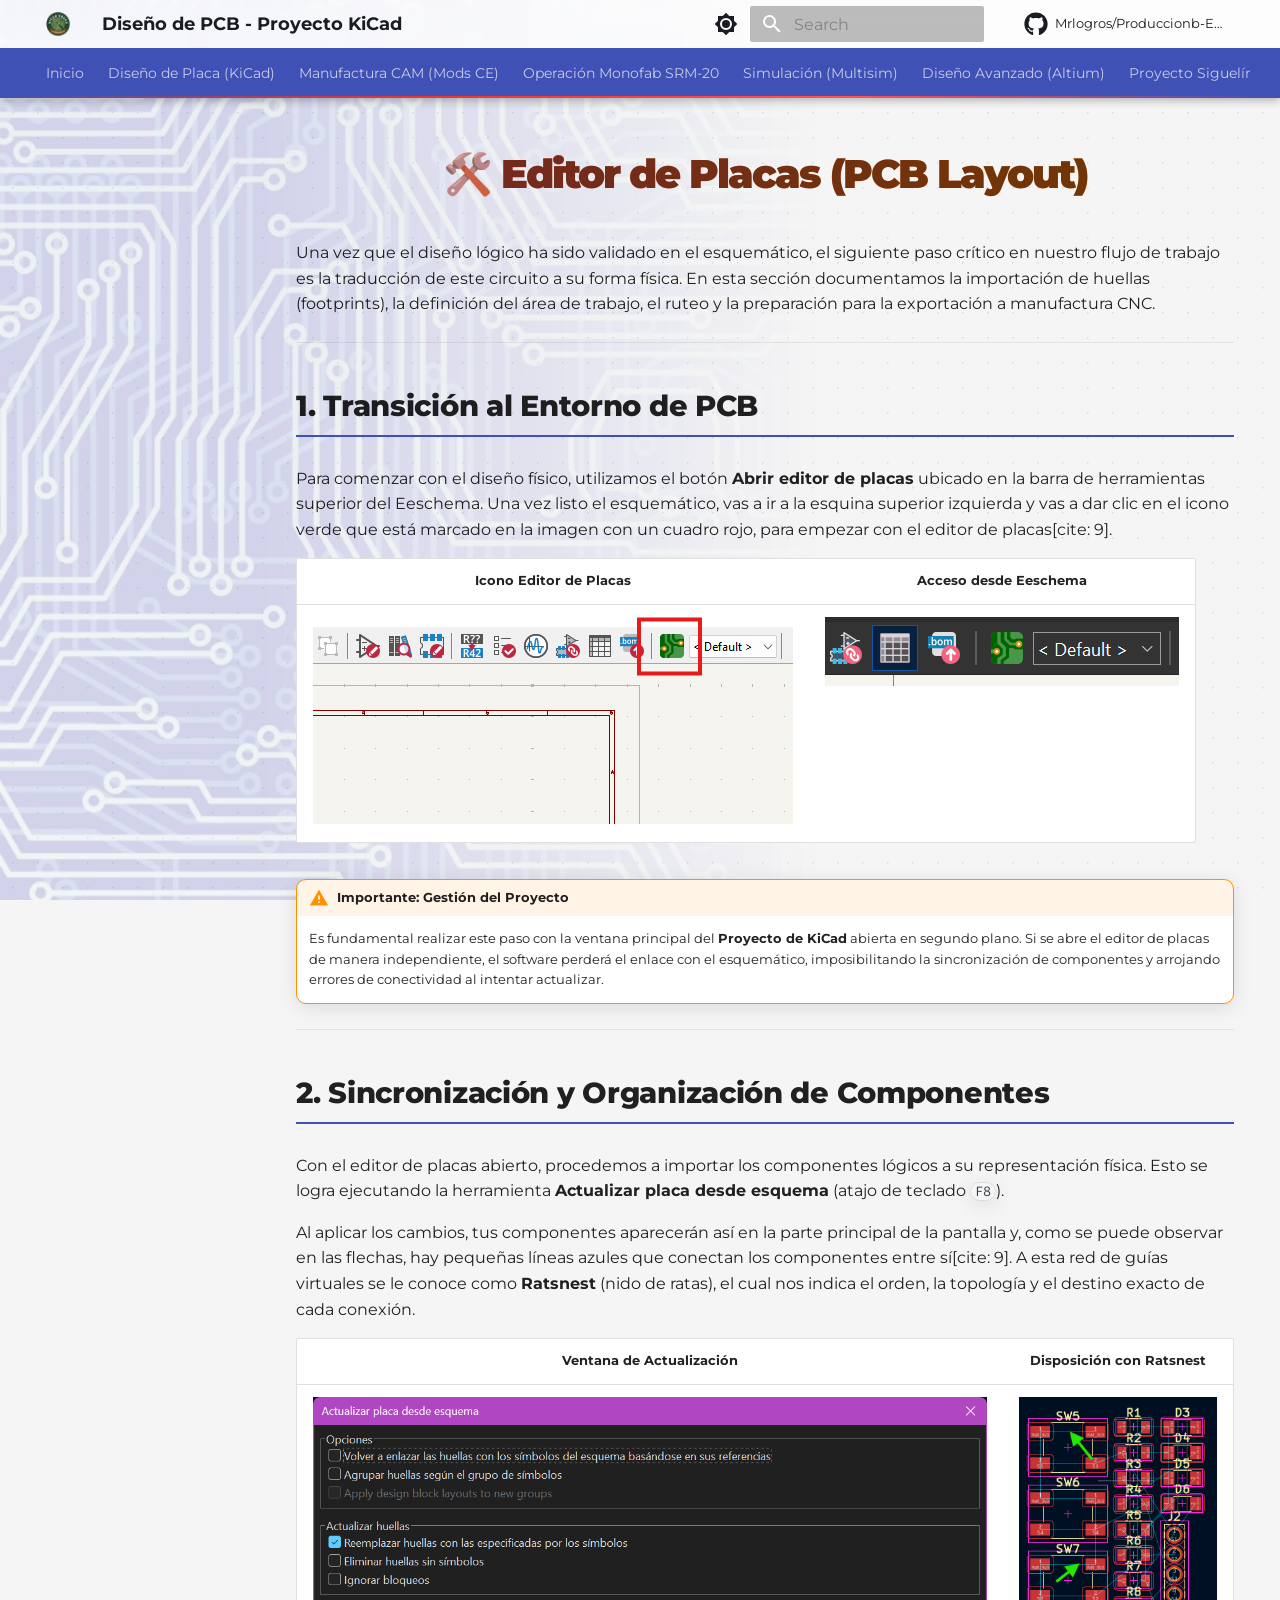
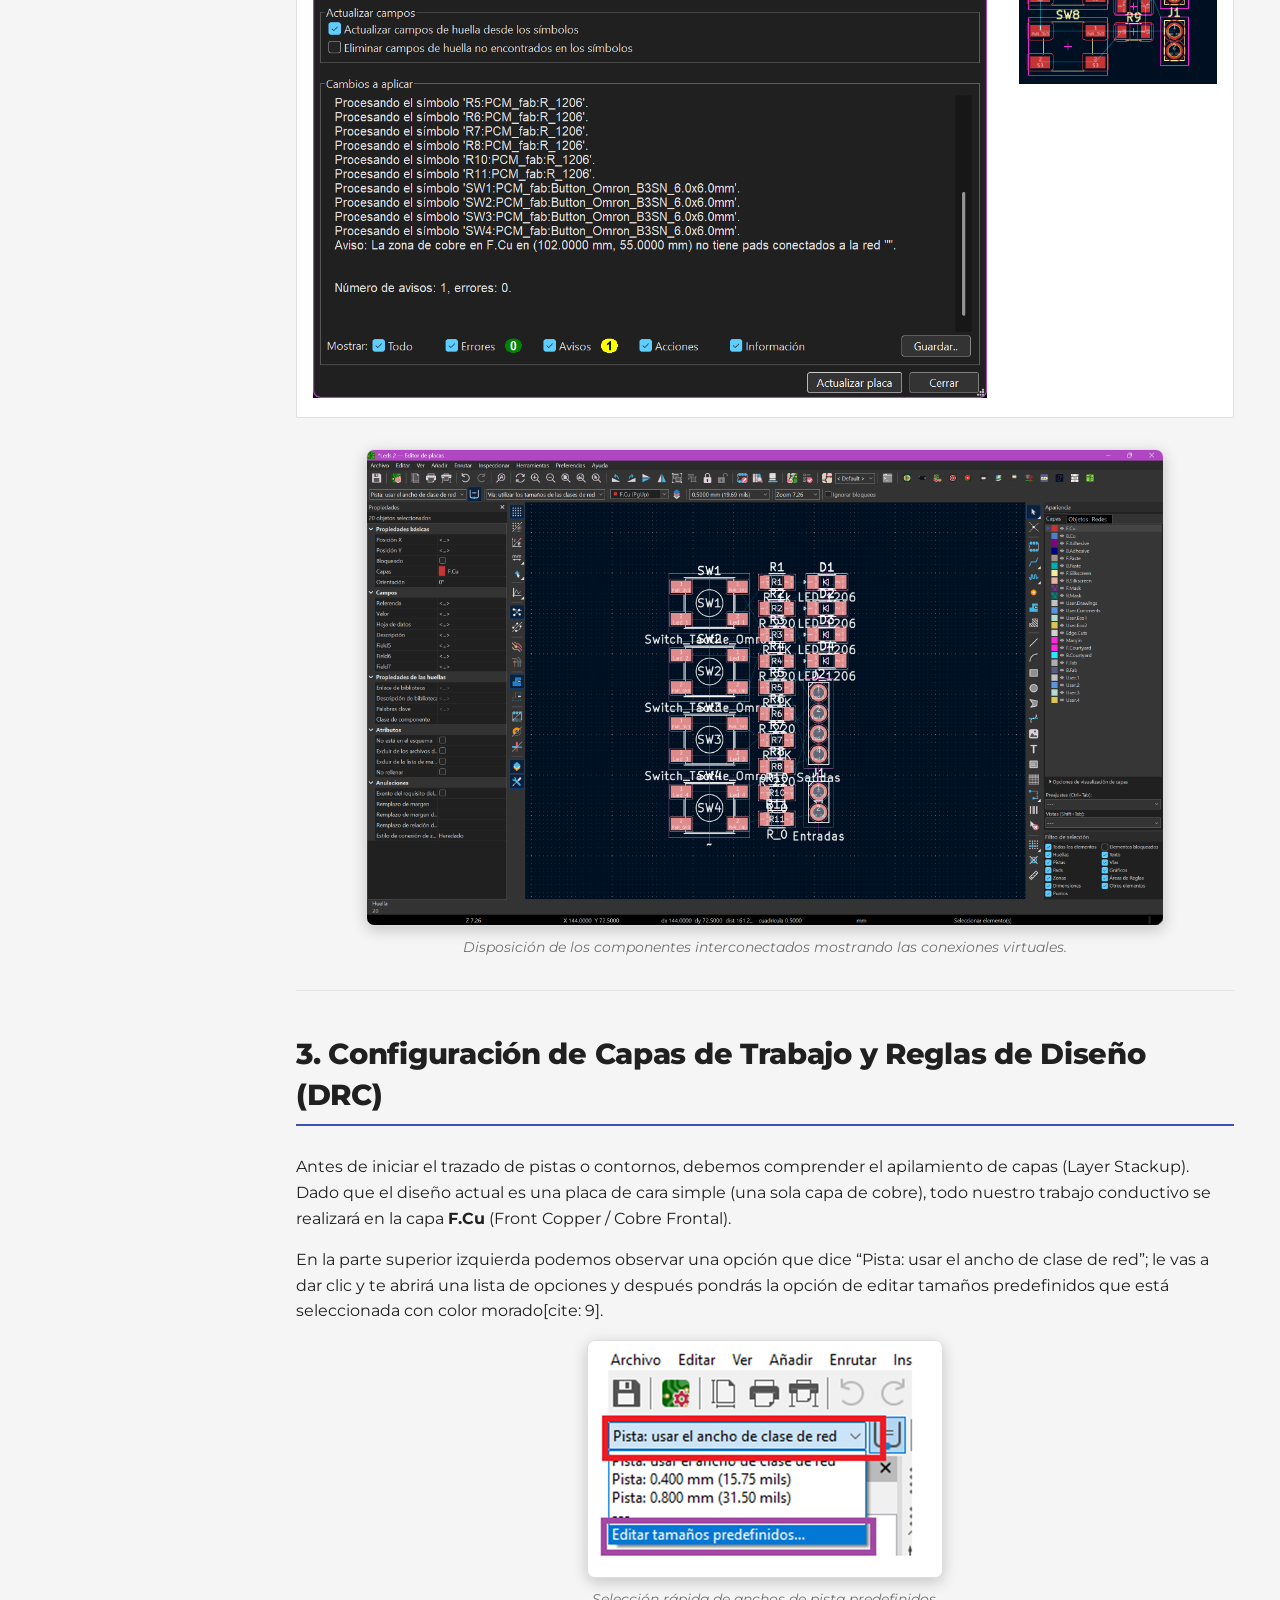
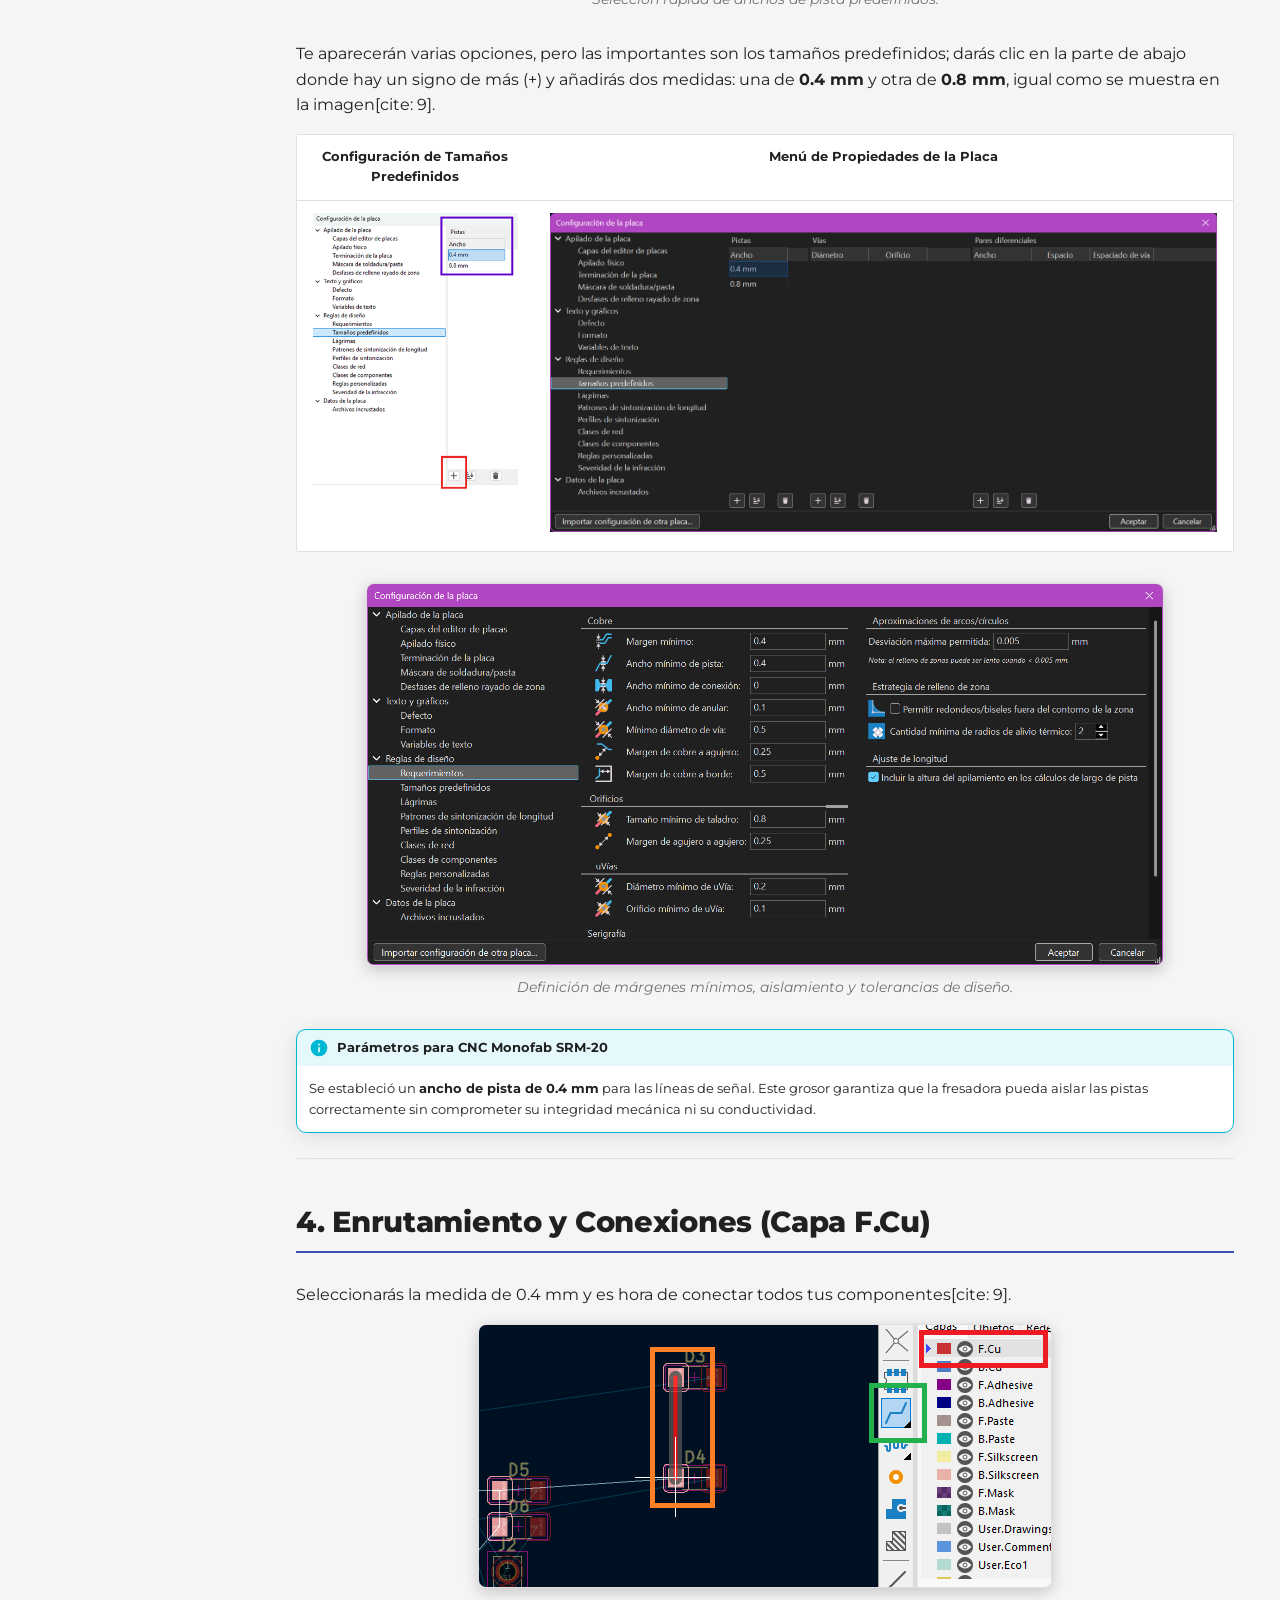
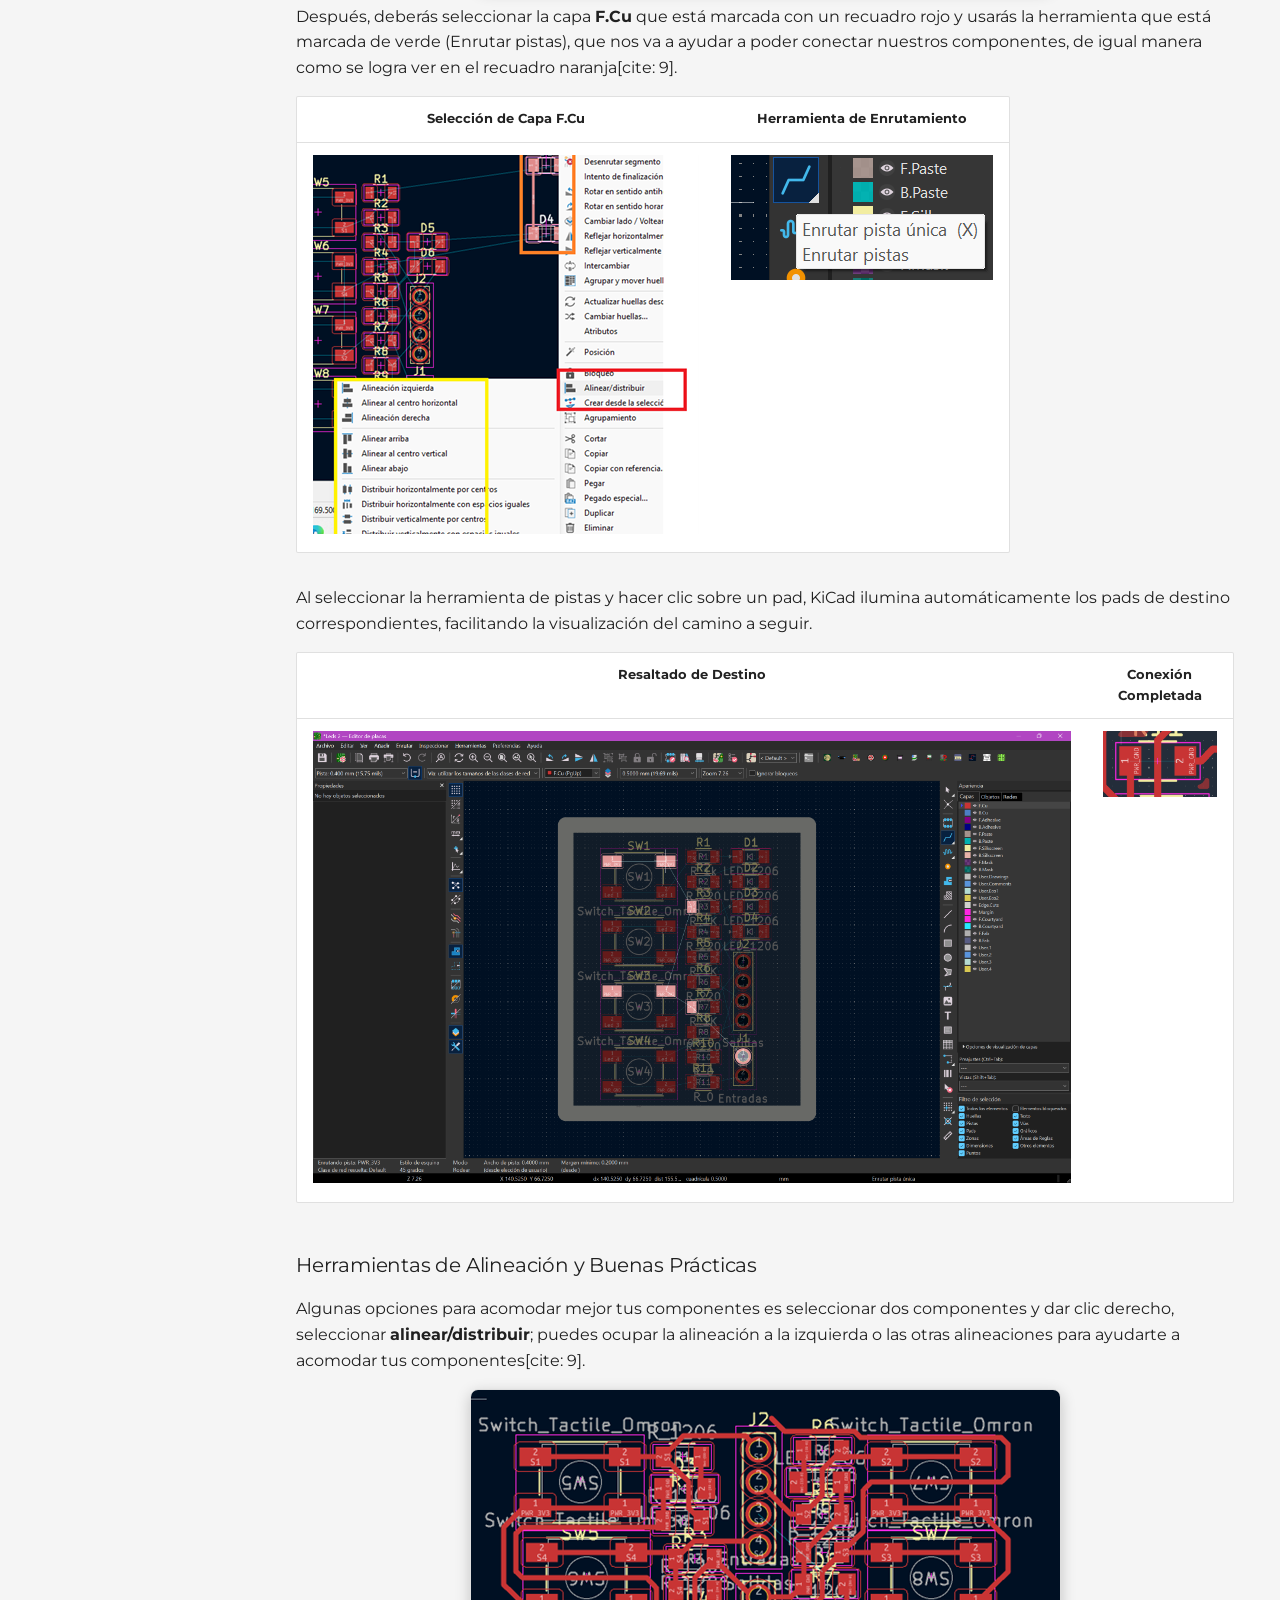
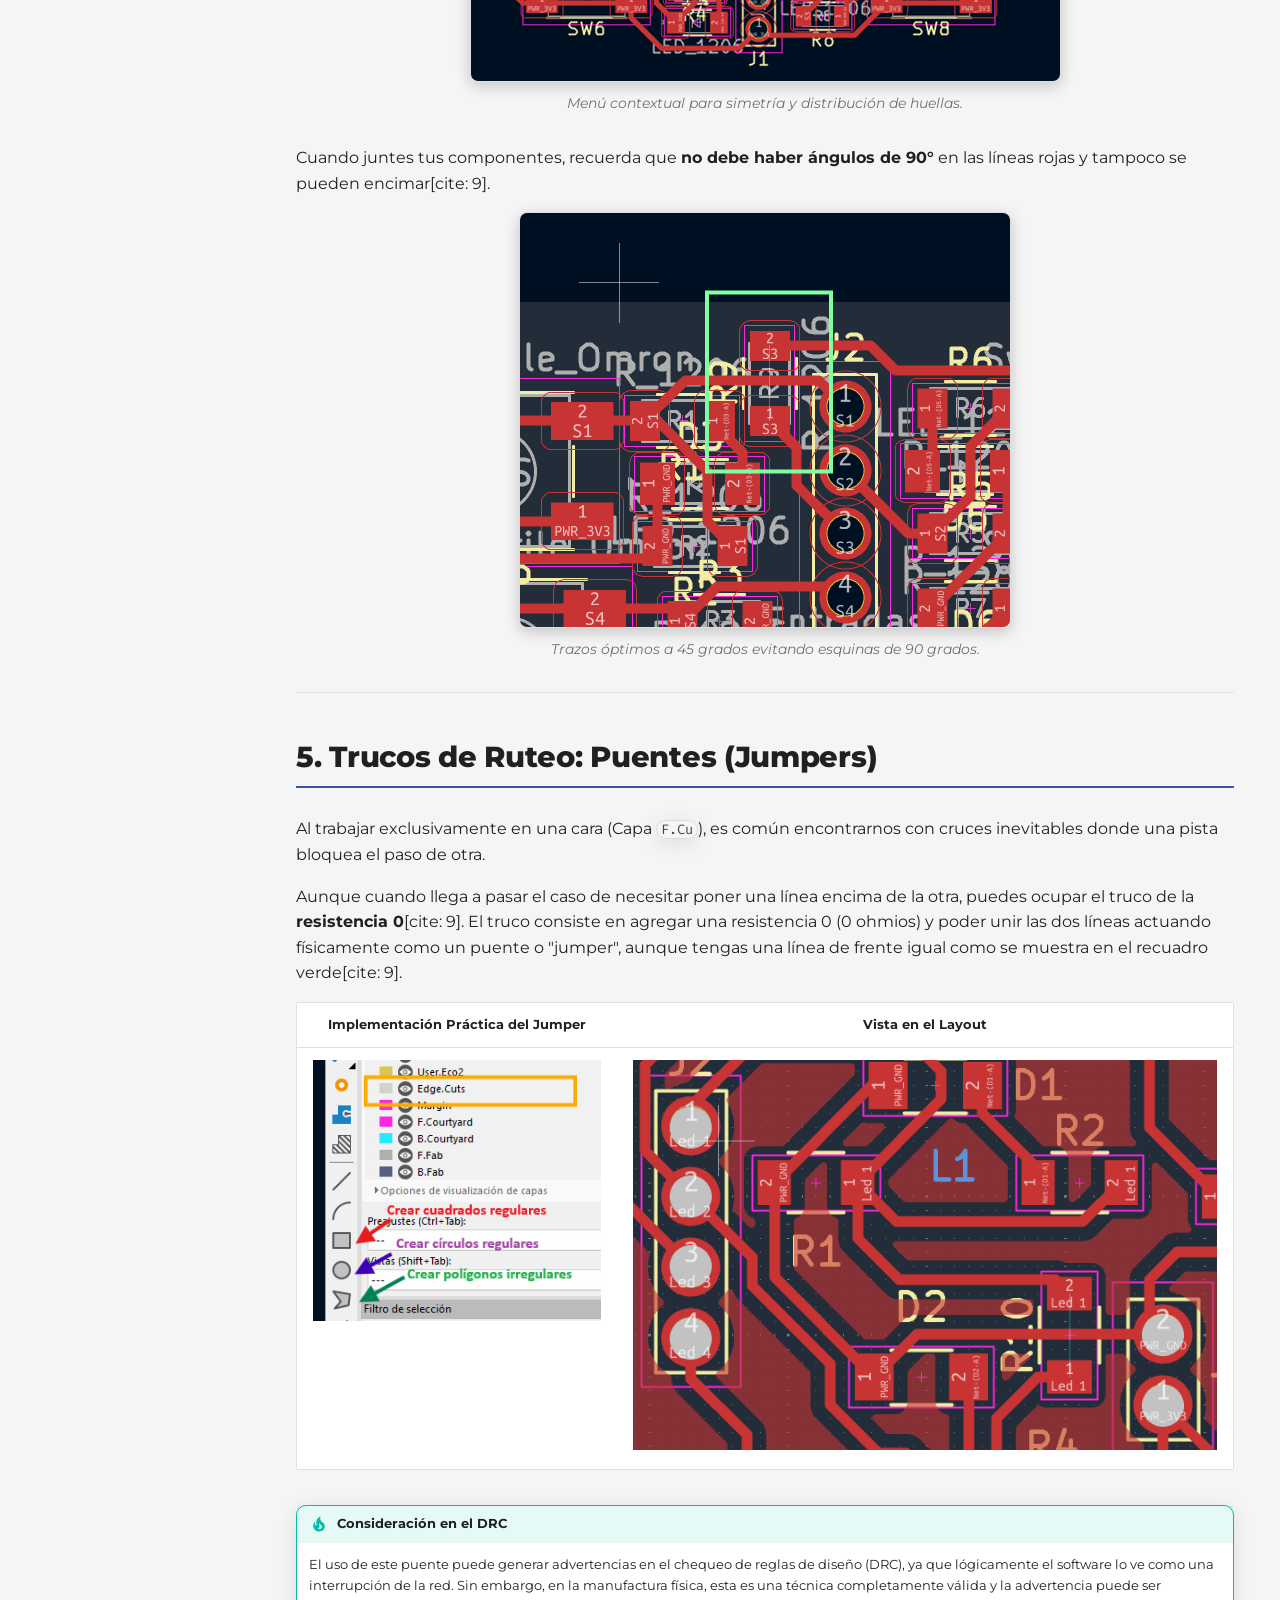
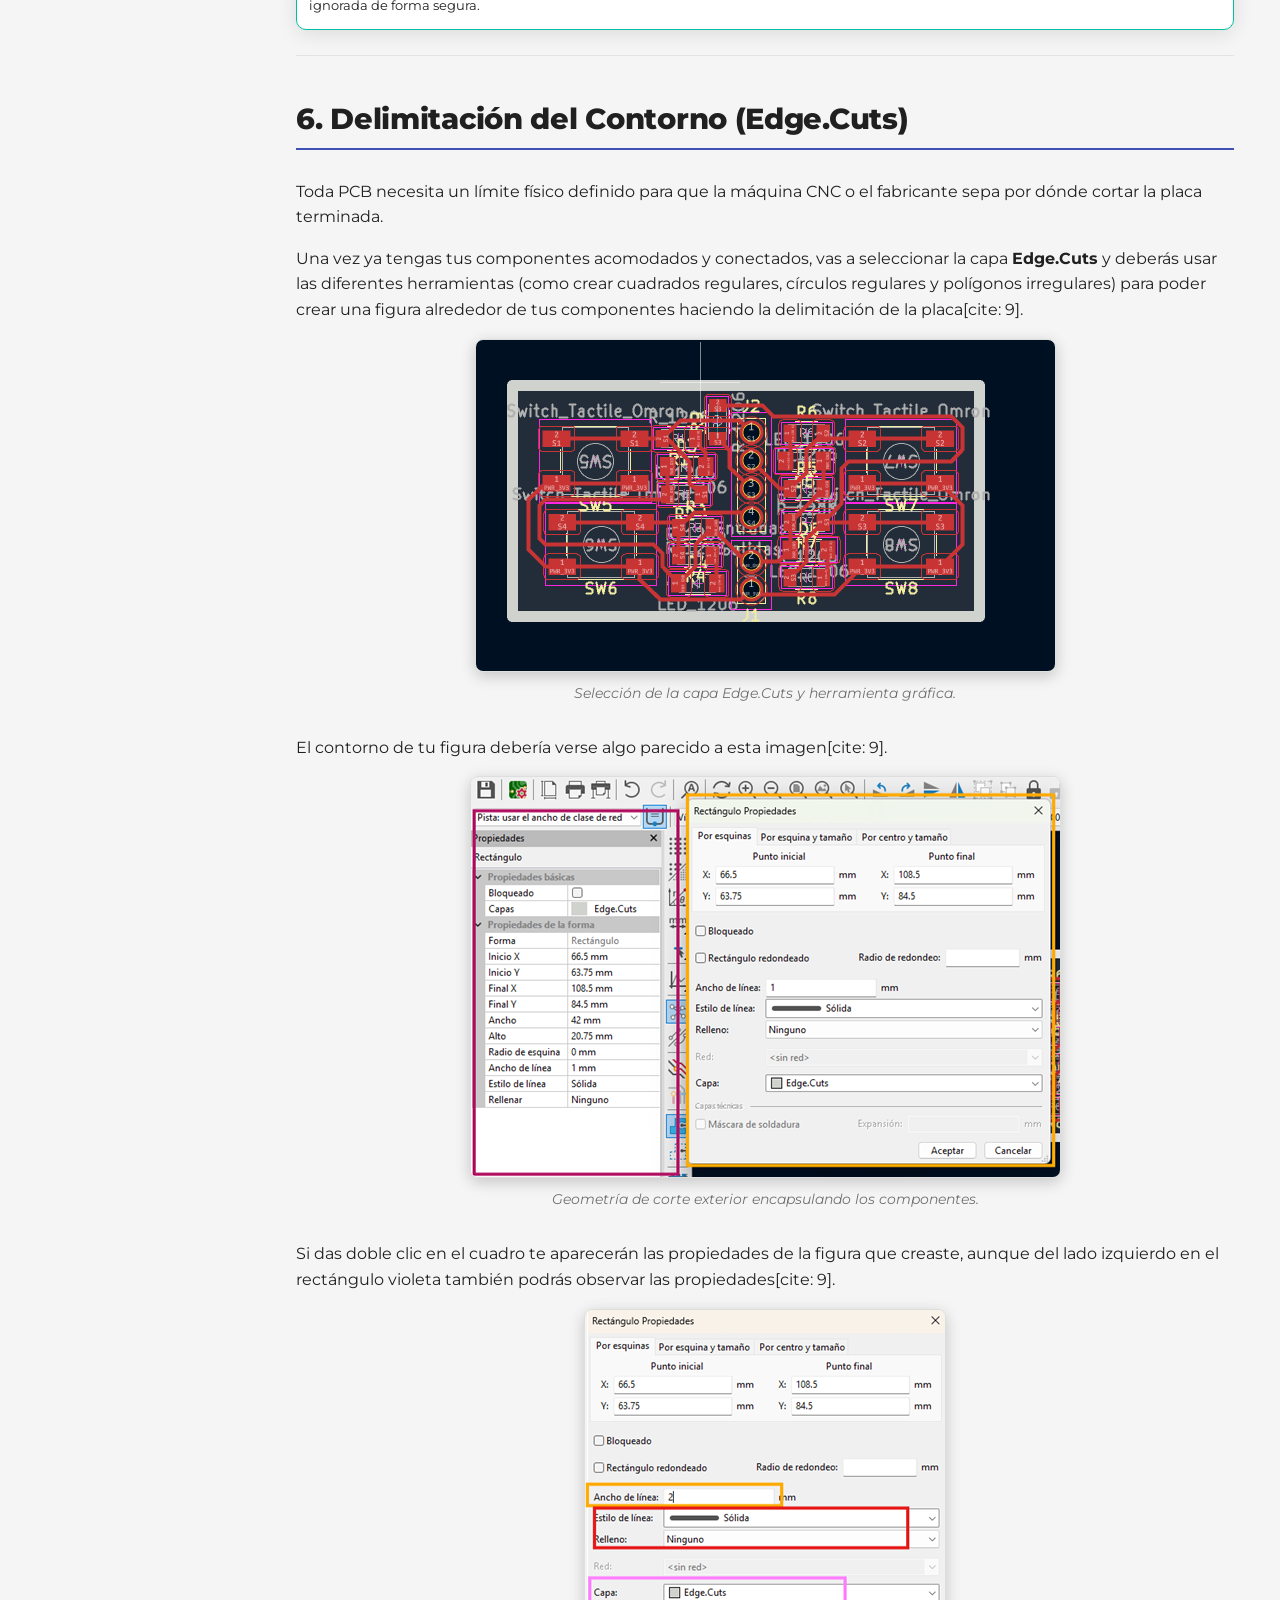
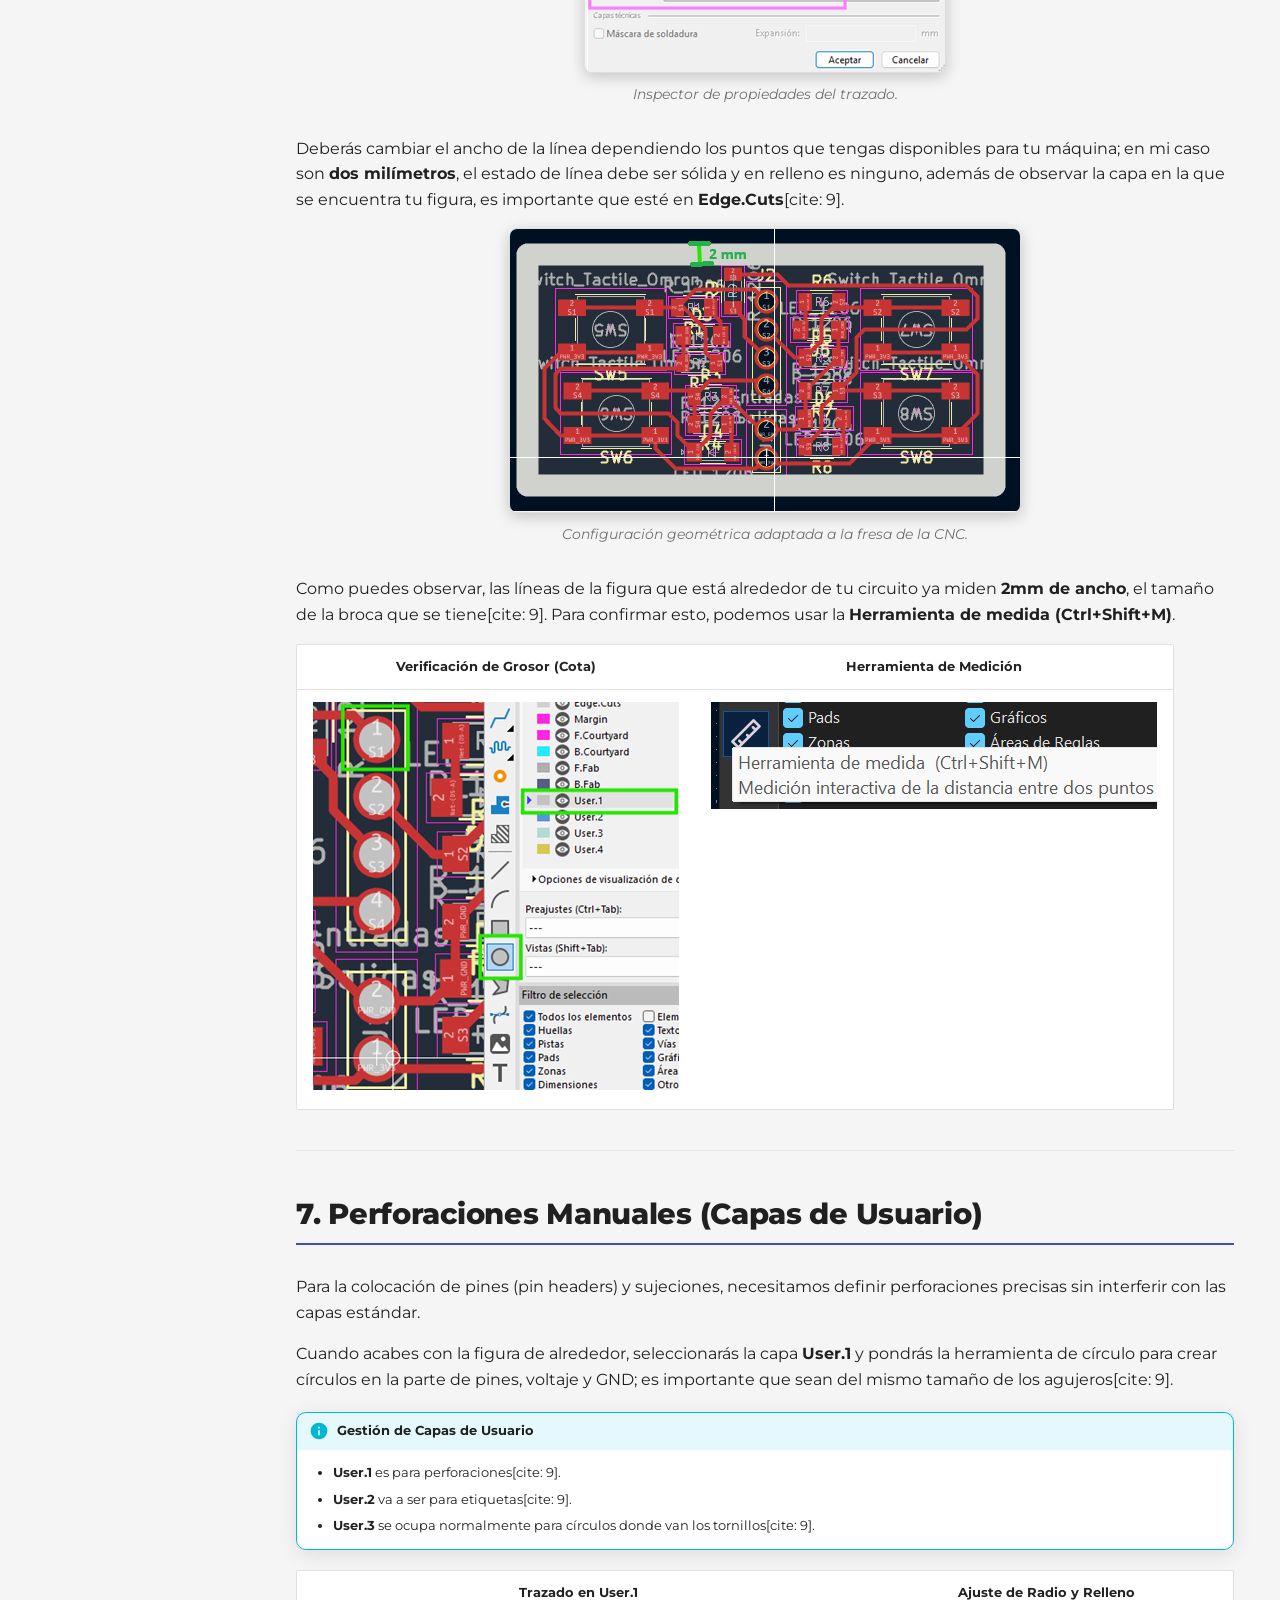
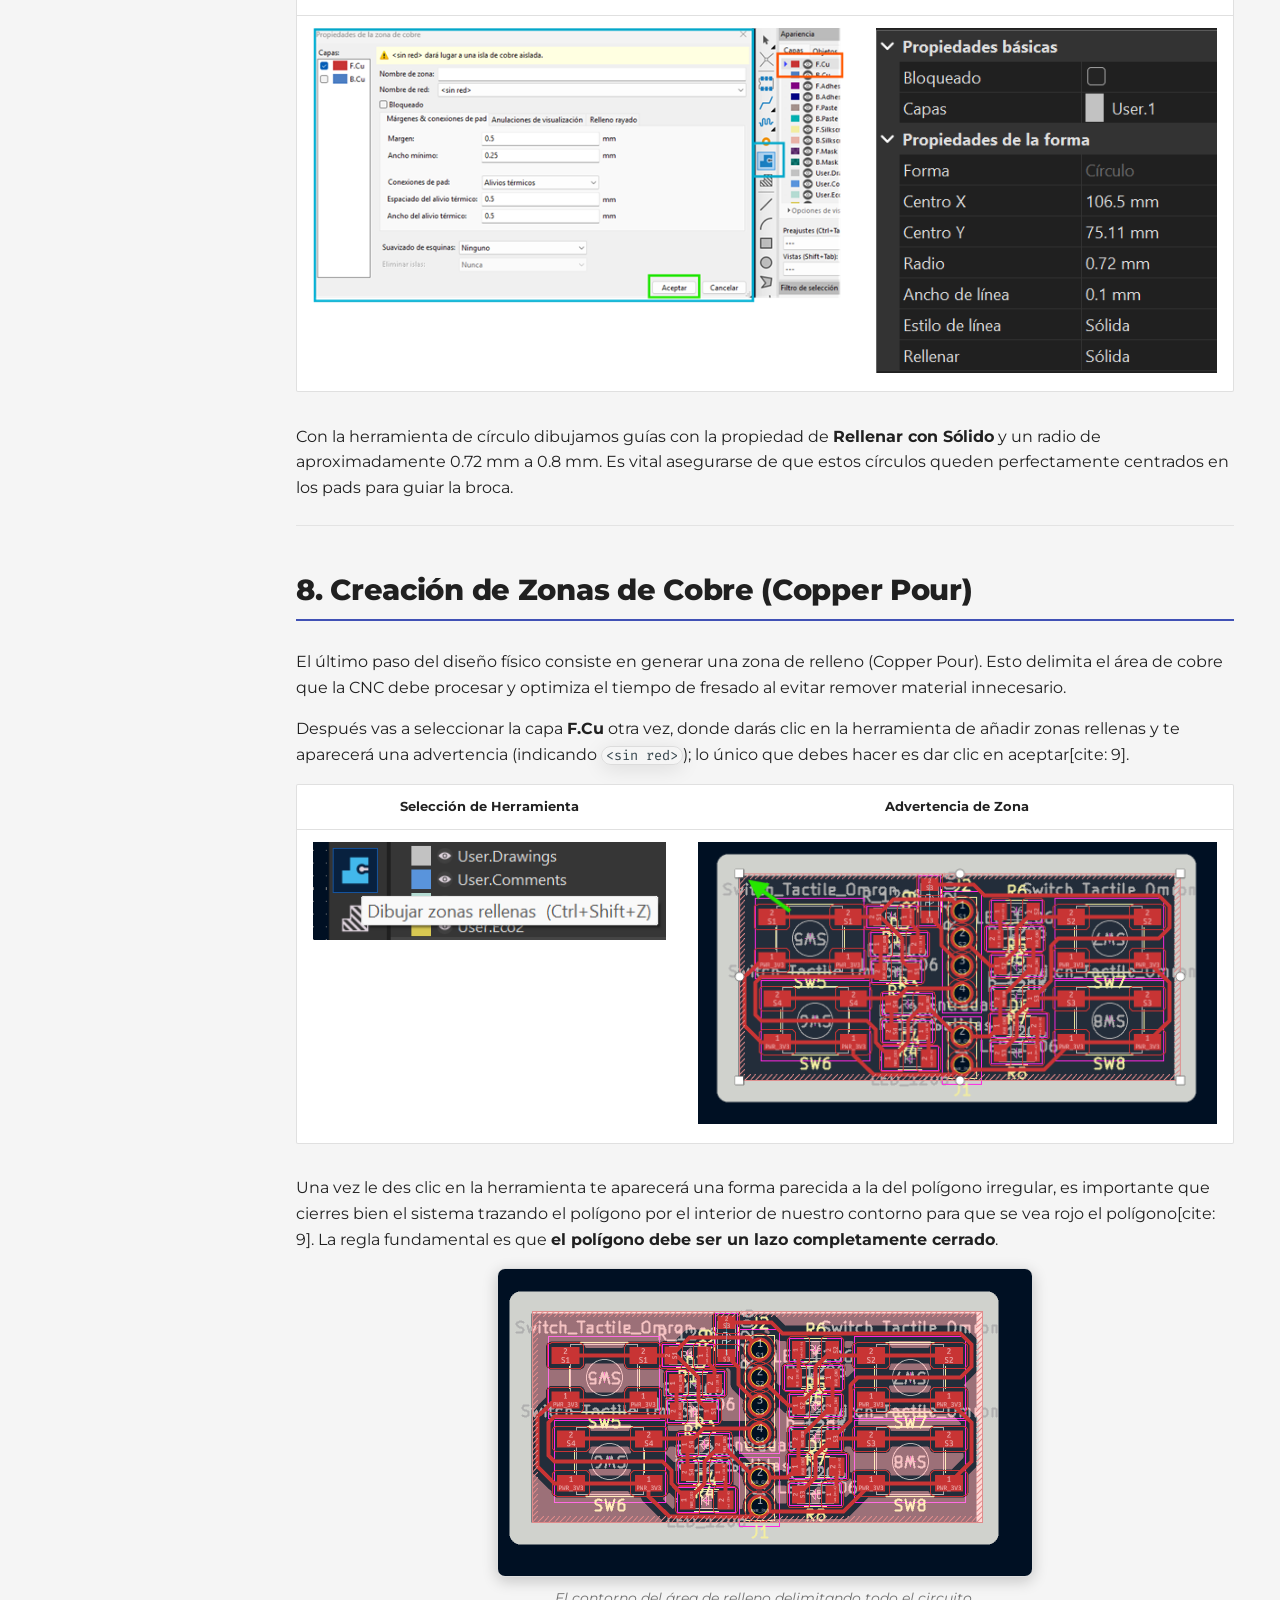
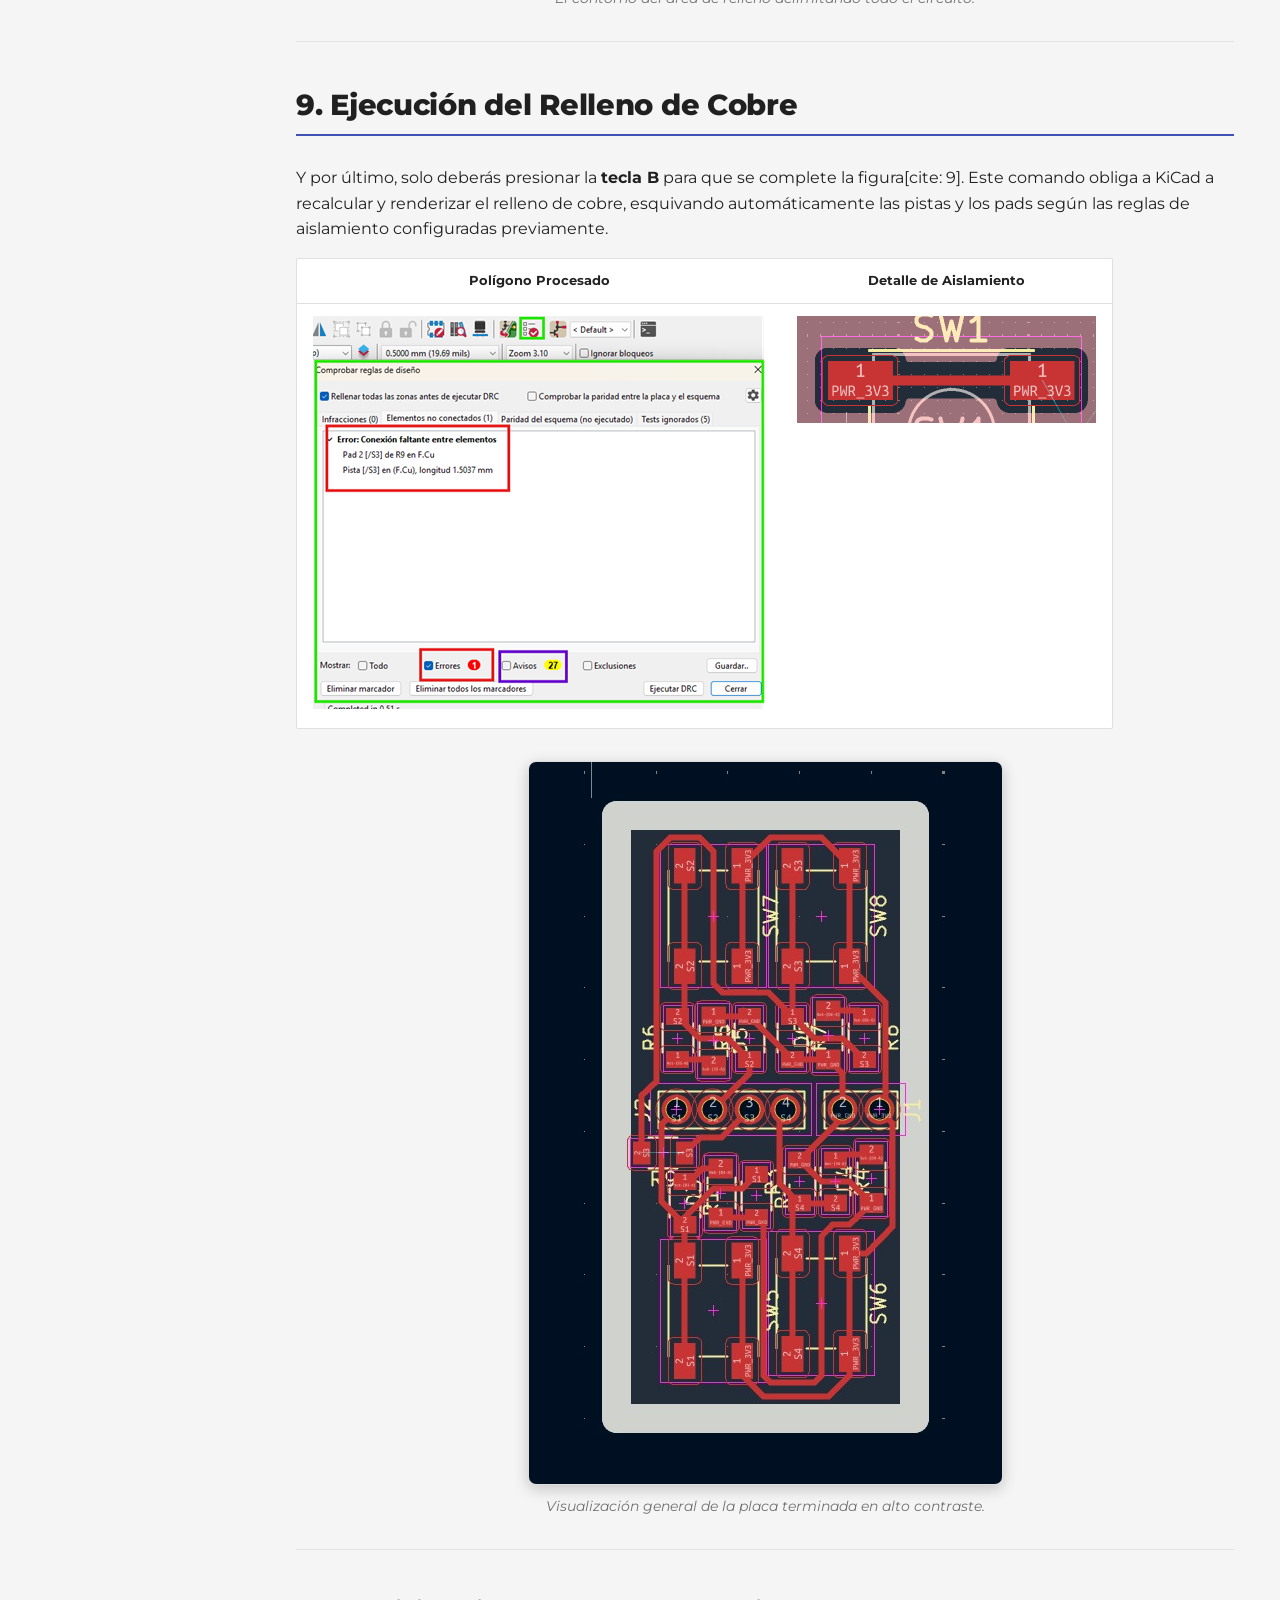
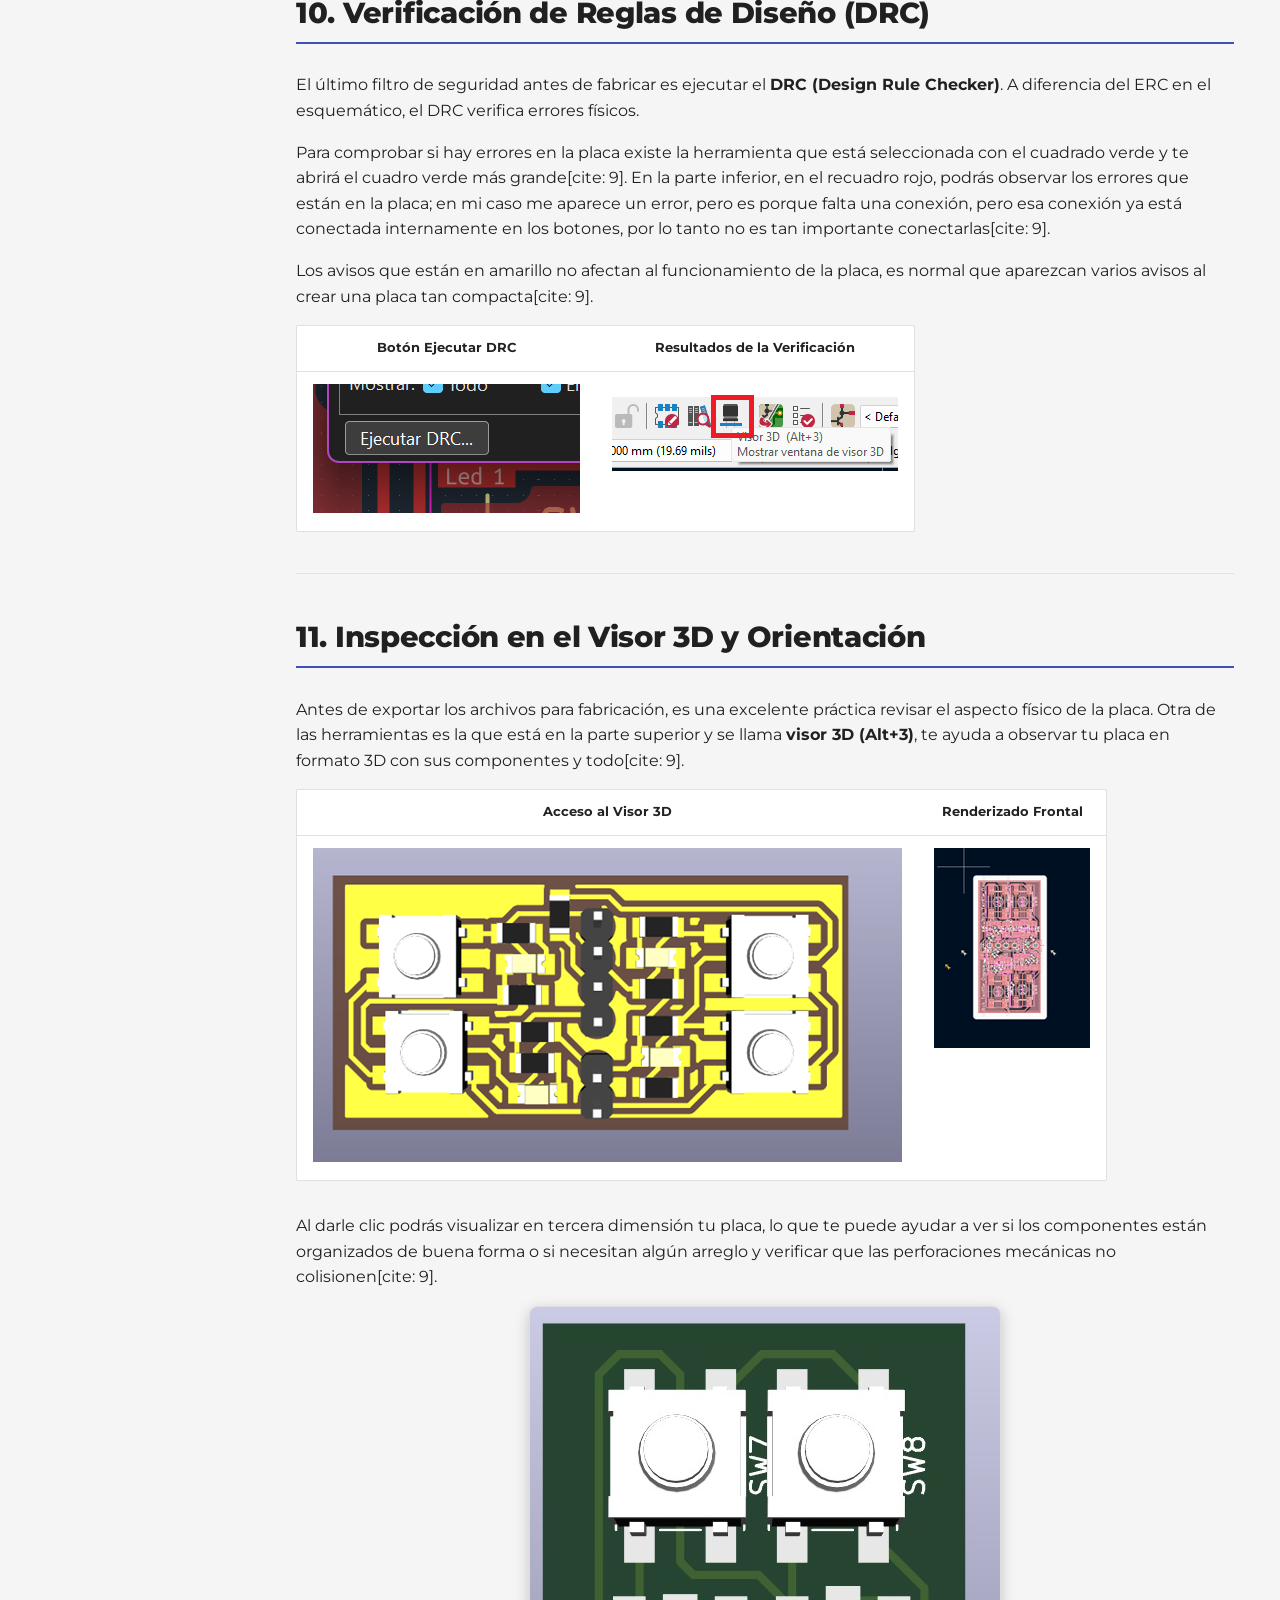
<file: editor-placas/index.html>
<!doctype html>
<html lang="en" class="no-js">
  <head>
    
      <meta charset="utf-8">
      <meta name="viewport" content="width=device-width,initial-scale=1">
      
        <meta name="description" content="Documentación técnica del diseño y ruteo de circuito impreso.">
      
      
        <meta name="author" content="Tu Nombre">
      
      
      
      
      
        
      
      
      <link rel="icon" href="../material/developer-board">
      <meta name="generator" content="mkdocs-1.6.1, mkdocs-material-9.7.7">
    
    
      
        <title>🛠️ Editor de Placas (PCB Layout) - Diseño de PCB - Proyecto KiCad</title>
      
    
    
      <link rel="stylesheet" href="../assets/stylesheets/main.ec1eaa64.min.css">
      
        
        <link rel="stylesheet" href="../assets/stylesheets/palette.ab4e12ef.min.css">
      
      


    
    
      
    
    
      
        
        
        <link rel="preconnect" href="https://fonts.gstatic.com" crossorigin>
        <link rel="stylesheet" href="https://fonts.googleapis.com/css?family=Montserrat:300,300i,400,400i,700,700i%7CFira+Code:400,400i,700,700i&display=fallback">
        <style>:root{--md-text-font:"Montserrat";--md-code-font:"Fira Code"}</style>
      
    
    
      <link rel="stylesheet" href="../stylesheets/custom.css">
    
    <script>__md_scope=new URL("..",location),__md_hash=e=>[...e].reduce(((e,_)=>(e<<5)-e+_.charCodeAt(0)),0),__md_get=(e,_=localStorage,t=__md_scope)=>JSON.parse(_.getItem(t.pathname+"."+e)),__md_set=(e,_,t=localStorage,a=__md_scope)=>{try{t.setItem(a.pathname+"."+e,JSON.stringify(_))}catch(e){}}</script>
    
      

    
    
  </head>
  
  
    
    
      
    
    
    
    
    <body dir="ltr" data-md-color-scheme="slate" data-md-color-primary="indigo" data-md-color-accent="amber">
  
    
    <input class="md-toggle" data-md-toggle="drawer" type="checkbox" id="__drawer" autocomplete="off">
    <input class="md-toggle" data-md-toggle="search" type="checkbox" id="__search" autocomplete="off">
    <label class="md-overlay" for="__drawer"></label>
    <div data-md-component="skip">
      
        
        <a href="#editor-de-placas-pcb-layout" class="md-skip">
          Skip to content
        </a>
      
    </div>
    <div data-md-component="announce">
      
    </div>
    
    
      

  

<header class="md-header md-header--shadow md-header--lifted" data-md-component="header">
  <nav class="md-header__inner md-grid" aria-label="Header">
    <a href=".." title="Diseño de PCB - Proyecto KiCad" class="md-header__button md-logo" aria-label="Diseño de PCB - Proyecto KiCad" data-md-component="logo">
      
  <img src="../img/logo.png" alt="logo">

    </a>
    <label class="md-header__button md-icon" for="__drawer">
      
      <svg xmlns="http://www.w3.org/2000/svg" viewBox="0 0 24 24"><path d="M3 6h18v2H3zm0 5h18v2H3zm0 5h18v2H3z"/></svg>
    </label>
    <div class="md-header__title" data-md-component="header-title">
      <div class="md-header__ellipsis">
        <div class="md-header__topic">
          <span class="md-ellipsis">
            Diseño de PCB - Proyecto KiCad
          </span>
        </div>
        <div class="md-header__topic" data-md-component="header-topic">
          <span class="md-ellipsis">
            
              🛠️ Editor de Placas (PCB Layout)
            
          </span>
        </div>
      </div>
    </div>
    
      
        <form class="md-header__option" data-md-component="palette">
  
    
    
    
    <input class="md-option" data-md-color-media="(prefers-color-scheme: dark)" data-md-color-scheme="slate" data-md-color-primary="indigo" data-md-color-accent="amber"  aria-label="Cambiar a modo claro"  type="radio" name="__palette" id="__palette_0">
    
      <label class="md-header__button md-icon" title="Cambiar a modo claro" for="__palette_1" hidden>
        <svg xmlns="http://www.w3.org/2000/svg" viewBox="0 0 24 24"><path d="M12 18c-.89 0-1.74-.2-2.5-.55C11.56 16.5 13 14.42 13 12s-1.44-4.5-3.5-5.45C10.26 6.2 11.11 6 12 6a6 6 0 0 1 6 6 6 6 0 0 1-6 6m8-9.31V4h-4.69L12 .69 8.69 4H4v4.69L.69 12 4 15.31V20h4.69L12 23.31 15.31 20H20v-4.69L23.31 12z"/></svg>
      </label>
    
  
    
    
    
    <input class="md-option" data-md-color-media="(prefers-color-scheme: light)" data-md-color-scheme="default" data-md-color-primary="indigo" data-md-color-accent="amber"  aria-label="Cambiar a modo oscuro"  type="radio" name="__palette" id="__palette_1">
    
      <label class="md-header__button md-icon" title="Cambiar a modo oscuro" for="__palette_0" hidden>
        <svg xmlns="http://www.w3.org/2000/svg" viewBox="0 0 24 24"><path d="M12 8a4 4 0 0 0-4 4 4 4 0 0 0 4 4 4 4 0 0 0 4-4 4 4 0 0 0-4-4m0 10a6 6 0 0 1-6-6 6 6 0 0 1 6-6 6 6 0 0 1 6 6 6 6 0 0 1-6 6m8-9.31V4h-4.69L12 .69 8.69 4H4v4.69L.69 12 4 15.31V20h4.69L12 23.31 15.31 20H20v-4.69L23.31 12z"/></svg>
      </label>
    
  
</form>
      
    
    
      <script>var palette=__md_get("__palette");if(palette&&palette.color){if("(prefers-color-scheme)"===palette.color.media){var media=matchMedia("(prefers-color-scheme: light)"),input=document.querySelector(media.matches?"[data-md-color-media='(prefers-color-scheme: light)']":"[data-md-color-media='(prefers-color-scheme: dark)']");palette.color.media=input.getAttribute("data-md-color-media"),palette.color.scheme=input.getAttribute("data-md-color-scheme"),palette.color.primary=input.getAttribute("data-md-color-primary"),palette.color.accent=input.getAttribute("data-md-color-accent")}for(var[key,value]of Object.entries(palette.color))document.body.setAttribute("data-md-color-"+key,value)}</script>
    
    
    
      
      
        <label class="md-header__button md-icon" for="__search">
          
          <svg xmlns="http://www.w3.org/2000/svg" viewBox="0 0 24 24"><path d="M9.5 3A6.5 6.5 0 0 1 16 9.5c0 1.61-.59 3.09-1.56 4.23l.27.27h.79l5 5-1.5 1.5-5-5v-.79l-.27-.27A6.52 6.52 0 0 1 9.5 16 6.5 6.5 0 0 1 3 9.5 6.5 6.5 0 0 1 9.5 3m0 2C7 5 5 7 5 9.5S7 14 9.5 14 14 12 14 9.5 12 5 9.5 5"/></svg>
        </label>
        <div class="md-search" data-md-component="search" role="dialog">
  <label class="md-search__overlay" for="__search"></label>
  <div class="md-search__inner" role="search">
    <form class="md-search__form" name="search">
      <input type="text" class="md-search__input" name="query" aria-label="Search" placeholder="Search" autocapitalize="off" autocorrect="off" autocomplete="off" spellcheck="false" data-md-component="search-query" required>
      <label class="md-search__icon md-icon" for="__search">
        
        <svg xmlns="http://www.w3.org/2000/svg" viewBox="0 0 24 24"><path d="M9.5 3A6.5 6.5 0 0 1 16 9.5c0 1.61-.59 3.09-1.56 4.23l.27.27h.79l5 5-1.5 1.5-5-5v-.79l-.27-.27A6.52 6.52 0 0 1 9.5 16 6.5 6.5 0 0 1 3 9.5 6.5 6.5 0 0 1 9.5 3m0 2C7 5 5 7 5 9.5S7 14 9.5 14 14 12 14 9.5 12 5 9.5 5"/></svg>
        
        <svg xmlns="http://www.w3.org/2000/svg" viewBox="0 0 24 24"><path d="M20 11v2H8l5.5 5.5-1.42 1.42L4.16 12l7.92-7.92L13.5 5.5 8 11z"/></svg>
      </label>
      <nav class="md-search__options" aria-label="Search">
        
        <button type="reset" class="md-search__icon md-icon" title="Clear" aria-label="Clear" tabindex="-1">
          
          <svg xmlns="http://www.w3.org/2000/svg" viewBox="0 0 24 24"><path d="M19 6.41 17.59 5 12 10.59 6.41 5 5 6.41 10.59 12 5 17.59 6.41 19 12 13.41 17.59 19 19 17.59 13.41 12z"/></svg>
        </button>
      </nav>
      
    </form>
    <div class="md-search__output">
      <div class="md-search__scrollwrap" tabindex="0" data-md-scrollfix>
        <div class="md-search-result" data-md-component="search-result">
          <div class="md-search-result__meta">
            Initializing search
          </div>
          <ol class="md-search-result__list" role="presentation"></ol>
        </div>
      </div>
    </div>
  </div>
</div>
      
    
    
      <div class="md-header__source">
        <a href="https://github.com/Mrlogros/Produccionb-Electronica" title="Go to repository" class="md-source" data-md-component="source">
  <div class="md-source__icon md-icon">
    
    <svg xmlns="http://www.w3.org/2000/svg" viewBox="0 0 512 512"><!--! Font Awesome Free 7.1.0 by @fontawesome - https://fontawesome.com License - https://fontawesome.com/license/free (Icons: CC BY 4.0, Fonts: SIL OFL 1.1, Code: MIT License) Copyright 2025 Fonticons, Inc.--><path d="M173.9 397.4c0 2-2.3 3.6-5.2 3.6-3.3.3-5.6-1.3-5.6-3.6 0-2 2.3-3.6 5.2-3.6 3-.3 5.6 1.3 5.6 3.6m-31.1-4.5c-.7 2 1.3 4.3 4.3 4.9 2.6 1 5.6 0 6.2-2s-1.3-4.3-4.3-5.2c-2.6-.7-5.5.3-6.2 2.3m44.2-1.7c-2.9.7-4.9 2.6-4.6 4.9.3 2 2.9 3.3 5.9 2.6 2.9-.7 4.9-2.6 4.6-4.6-.3-1.9-3-3.2-5.9-2.9M252.8 8C114.1 8 8 113.3 8 252c0 110.9 69.8 205.8 169.5 239.2 12.8 2.3 17.3-5.6 17.3-12.1 0-6.2-.3-40.4-.3-61.4 0 0-70 15-84.7-29.8 0 0-11.4-29.1-27.8-36.6 0 0-22.9-15.7 1.6-15.4 0 0 24.9 2 38.6 25.8 21.9 38.6 58.6 27.5 72.9 20.9 2.3-16 8.8-27.1 16-33.7-55.9-6.2-112.3-14.3-112.3-110.5 0-27.5 7.6-41.3 23.6-58.9-2.6-6.5-11.1-33.3 2.6-67.9 20.9-6.5 69 27 69 27 20-5.6 41.5-8.5 62.8-8.5s42.8 2.9 62.8 8.5c0 0 48.1-33.6 69-27 13.7 34.7 5.2 61.4 2.6 67.9 16 17.7 25.8 31.5 25.8 58.9 0 96.5-58.9 104.2-114.8 110.5 9.2 7.9 17 22.9 17 46.4 0 33.7-.3 75.4-.3 83.6 0 6.5 4.6 14.4 17.3 12.1C436.2 457.8 504 362.9 504 252 504 113.3 391.5 8 252.8 8M105.2 352.9c-1.3 1-1 3.3.7 5.2 1.6 1.6 3.9 2.3 5.2 1 1.3-1 1-3.3-.7-5.2-1.6-1.6-3.9-2.3-5.2-1m-10.8-8.1c-.7 1.3.3 2.9 2.3 3.9 1.6 1 3.6.7 4.3-.7.7-1.3-.3-2.9-2.3-3.9-2-.6-3.6-.3-4.3.7m32.4 35.6c-1.6 1.3-1 4.3 1.3 6.2 2.3 2.3 5.2 2.6 6.5 1 1.3-1.3.7-4.3-1.3-6.2-2.2-2.3-5.2-2.6-6.5-1m-11.4-14.7c-1.6 1-1.6 3.6 0 5.9s4.3 3.3 5.6 2.3c1.6-1.3 1.6-3.9 0-6.2-1.4-2.3-4-3.3-5.6-2"/></svg>
  </div>
  <div class="md-source__repository">
    Mrlogros/Produccionb-Electronica
  </div>
</a>
      </div>
    
  </nav>
  
    
      
<nav class="md-tabs" aria-label="Tabs" data-md-component="tabs">
  <div class="md-grid">
    <ul class="md-tabs__list">
      
        
  
  
  
  
    <li class="md-tabs__item">
      <a href=".." class="md-tabs__link">
        
  
  
    
  
  Inicio

      </a>
    </li>
  

      
        
  
  
  
  
    <li class="md-tabs__item">
      <a href="../diseno-kicad/" class="md-tabs__link">
        
  
  
    
  
  Diseño de Placa (KiCad)

      </a>
    </li>
  

      
        
  
  
  
  
    <li class="md-tabs__item">
      <a href="../mods-ce/" class="md-tabs__link">
        
  
  
    
  
  Manufactura CAM (Mods CE)

      </a>
    </li>
  

      
        
  
  
  
  
    <li class="md-tabs__item">
      <a href="../monofab/" class="md-tabs__link">
        
  
  
    
  
  Operación Monofab SRM-20

      </a>
    </li>
  

      
        
  
  
  
  
    <li class="md-tabs__item">
      <a href="../multisim/" class="md-tabs__link">
        
  
  
    
  
  Simulación (Multisim)

      </a>
    </li>
  

      
        
  
  
  
  
    <li class="md-tabs__item">
      <a href="../altium/" class="md-tabs__link">
        
  
  
    
  
  Diseño Avanzado (Altium)

      </a>
    </li>
  

      
        
  
  
  
  
    <li class="md-tabs__item">
      <a href="../siguelineas/" class="md-tabs__link">
        
  
  
    
  
  Proyecto Siguelíneas

      </a>
    </li>
  

      
        
  
  
  
  
    <li class="md-tabs__item">
      <a href="../recursos/" class="md-tabs__link">
        
  
  
    
  
  Referencias

      </a>
    </li>
  

      
    </ul>
  </div>
</nav>
    
  
</header>
    
    <div class="md-container" data-md-component="container">
      
      
        
      
      <main class="md-main" data-md-component="main">
        <div class="md-main__inner md-grid">
          
            
              
              <div class="md-sidebar md-sidebar--primary" data-md-component="sidebar" data-md-type="navigation" >
                <div class="md-sidebar__scrollwrap">
                  <div class="md-sidebar__inner">
                    


  


  

<nav class="md-nav md-nav--primary md-nav--lifted md-nav--integrated" aria-label="Navigation" data-md-level="0">
  <label class="md-nav__title" for="__drawer">
    <a href=".." title="Diseño de PCB - Proyecto KiCad" class="md-nav__button md-logo" aria-label="Diseño de PCB - Proyecto KiCad" data-md-component="logo">
      
  <img src="../img/logo.png" alt="logo">

    </a>
    Diseño de PCB - Proyecto KiCad
  </label>
  
    <div class="md-nav__source">
      <a href="https://github.com/Mrlogros/Produccionb-Electronica" title="Go to repository" class="md-source" data-md-component="source">
  <div class="md-source__icon md-icon">
    
    <svg xmlns="http://www.w3.org/2000/svg" viewBox="0 0 512 512"><!--! Font Awesome Free 7.1.0 by @fontawesome - https://fontawesome.com License - https://fontawesome.com/license/free (Icons: CC BY 4.0, Fonts: SIL OFL 1.1, Code: MIT License) Copyright 2025 Fonticons, Inc.--><path d="M173.9 397.4c0 2-2.3 3.6-5.2 3.6-3.3.3-5.6-1.3-5.6-3.6 0-2 2.3-3.6 5.2-3.6 3-.3 5.6 1.3 5.6 3.6m-31.1-4.5c-.7 2 1.3 4.3 4.3 4.9 2.6 1 5.6 0 6.2-2s-1.3-4.3-4.3-5.2c-2.6-.7-5.5.3-6.2 2.3m44.2-1.7c-2.9.7-4.9 2.6-4.6 4.9.3 2 2.9 3.3 5.9 2.6 2.9-.7 4.9-2.6 4.6-4.6-.3-1.9-3-3.2-5.9-2.9M252.8 8C114.1 8 8 113.3 8 252c0 110.9 69.8 205.8 169.5 239.2 12.8 2.3 17.3-5.6 17.3-12.1 0-6.2-.3-40.4-.3-61.4 0 0-70 15-84.7-29.8 0 0-11.4-29.1-27.8-36.6 0 0-22.9-15.7 1.6-15.4 0 0 24.9 2 38.6 25.8 21.9 38.6 58.6 27.5 72.9 20.9 2.3-16 8.8-27.1 16-33.7-55.9-6.2-112.3-14.3-112.3-110.5 0-27.5 7.6-41.3 23.6-58.9-2.6-6.5-11.1-33.3 2.6-67.9 20.9-6.5 69 27 69 27 20-5.6 41.5-8.5 62.8-8.5s42.8 2.9 62.8 8.5c0 0 48.1-33.6 69-27 13.7 34.7 5.2 61.4 2.6 67.9 16 17.7 25.8 31.5 25.8 58.9 0 96.5-58.9 104.2-114.8 110.5 9.2 7.9 17 22.9 17 46.4 0 33.7-.3 75.4-.3 83.6 0 6.5 4.6 14.4 17.3 12.1C436.2 457.8 504 362.9 504 252 504 113.3 391.5 8 252.8 8M105.2 352.9c-1.3 1-1 3.3.7 5.2 1.6 1.6 3.9 2.3 5.2 1 1.3-1 1-3.3-.7-5.2-1.6-1.6-3.9-2.3-5.2-1m-10.8-8.1c-.7 1.3.3 2.9 2.3 3.9 1.6 1 3.6.7 4.3-.7.7-1.3-.3-2.9-2.3-3.9-2-.6-3.6-.3-4.3.7m32.4 35.6c-1.6 1.3-1 4.3 1.3 6.2 2.3 2.3 5.2 2.6 6.5 1 1.3-1.3.7-4.3-1.3-6.2-2.2-2.3-5.2-2.6-6.5-1m-11.4-14.7c-1.6 1-1.6 3.6 0 5.9s4.3 3.3 5.6 2.3c1.6-1.3 1.6-3.9 0-6.2-1.4-2.3-4-3.3-5.6-2"/></svg>
  </div>
  <div class="md-source__repository">
    Mrlogros/Produccionb-Electronica
  </div>
</a>
    </div>
  
  <ul class="md-nav__list" data-md-scrollfix>
    
      
      
  
  
  
  
    <li class="md-nav__item">
      <a href=".." class="md-nav__link">
        
  
  
  <span class="md-ellipsis">
    
  
    Inicio
  

    
  </span>
  
  

      </a>
    </li>
  

    
      
      
  
  
  
  
    <li class="md-nav__item">
      <a href="../diseno-kicad/" class="md-nav__link">
        
  
  
  <span class="md-ellipsis">
    
  
    Diseño de Placa (KiCad)
  

    
  </span>
  
  

      </a>
    </li>
  

    
      
      
  
  
  
  
    <li class="md-nav__item">
      <a href="../mods-ce/" class="md-nav__link">
        
  
  
  <span class="md-ellipsis">
    
  
    Manufactura CAM (Mods CE)
  

    
  </span>
  
  

      </a>
    </li>
  

    
      
      
  
  
  
  
    <li class="md-nav__item">
      <a href="../monofab/" class="md-nav__link">
        
  
  
  <span class="md-ellipsis">
    
  
    Operación Monofab SRM-20
  

    
  </span>
  
  

      </a>
    </li>
  

    
      
      
  
  
  
  
    <li class="md-nav__item">
      <a href="../multisim/" class="md-nav__link">
        
  
  
  <span class="md-ellipsis">
    
  
    Simulación (Multisim)
  

    
  </span>
  
  

      </a>
    </li>
  

    
      
      
  
  
  
  
    <li class="md-nav__item">
      <a href="../altium/" class="md-nav__link">
        
  
  
  <span class="md-ellipsis">
    
  
    Diseño Avanzado (Altium)
  

    
  </span>
  
  

      </a>
    </li>
  

    
      
      
  
  
  
  
    <li class="md-nav__item">
      <a href="../siguelineas/" class="md-nav__link">
        
  
  
  <span class="md-ellipsis">
    
  
    Proyecto Siguelíneas
  

    
  </span>
  
  

      </a>
    </li>
  

    
      
      
  
  
  
  
    <li class="md-nav__item">
      <a href="../recursos/" class="md-nav__link">
        
  
  
  <span class="md-ellipsis">
    
  
    Referencias
  

    
  </span>
  
  

      </a>
    </li>
  

    
  </ul>
</nav>
                  </div>
                </div>
              </div>
            
            
          
          
            <div class="md-content" data-md-component="content">
              
              <article class="md-content__inner md-typeset">
                
                  


  
  


<h1 id="editor-de-placas-pcb-layout">🛠️ Editor de Placas (PCB Layout)</h1>
<p>Una vez que el diseño lógico ha sido validado en el esquemático, el siguiente paso crítico en nuestro flujo de trabajo es la traducción de este circuito a su forma física. En esta sección documentamos la importación de huellas (footprints), la definición del área de trabajo, el ruteo y la preparación para la exportación a manufactura CNC.</p>
<hr />
<h2 id="1-transicion-al-entorno-de-pcb">1. Transición al Entorno de PCB</h2>
<p>Para comenzar con el diseño físico, utilizamos el botón <strong>Abrir editor de placas</strong> ubicado en la barra de herramientas superior del Eeschema. Una vez listo el esquemático, vas a ir a la esquina superior izquierda y vas a dar clic en el icono verde que está marcado en la imagen con un cuadro rojo, para empezar con el editor de placas[cite: 9].</p>
<table>
<thead>
<tr>
<th style="text-align: center;">Icono Editor de Placas</th>
<th style="text-align: center;">Acceso desde Eeschema</th>
</tr>
</thead>
<tbody>
<tr>
<td style="text-align: center;"><img alt="Botón de cambio al editor de placas" src="../img/fotos_editor/Imagen1.png" /></td>
<td style="text-align: center;"><img alt="Icono de acceso al editor de PCB" src="../img/Imagen%2020.png" /></td>
</tr>
</tbody>
</table>
<div class="admonition warning">
<p class="admonition-title">Importante: Gestión del Proyecto</p>
<p>Es fundamental realizar este paso con la ventana principal del <strong>Proyecto de KiCad</strong> abierta en segundo plano. Si se abre el editor de placas de manera independiente, el software perderá el enlace con el esquemático, imposibilitando la sincronización de componentes y arrojando errores de conectividad al intentar actualizar.</p>
</div>
<hr />
<h2 id="2-sincronizacion-y-organizacion-de-componentes">2. Sincronización y Organización de Componentes</h2>
<p>Con el editor de placas abierto, procedemos a importar los componentes lógicos a su representación física. Esto se logra ejecutando la herramienta <strong>Actualizar placa desde esquema</strong> (atajo de teclado <code>F8</code>). </p>
<p>Al aplicar los cambios, tus componentes aparecerán así en la parte principal de la pantalla y, como se puede observar en las flechas, hay pequeñas líneas azules que conectan los componentes entre sí[cite: 9]. A esta red de guías virtuales se le conoce como <strong>Ratsnest</strong> (nido de ratas), el cual nos indica el orden, la topología y el destino exacto de cada conexión.</p>
<table>
<thead>
<tr>
<th style="text-align: center;">Ventana de Actualización</th>
<th style="text-align: center;">Disposición con Ratsnest</th>
</tr>
</thead>
<tbody>
<tr>
<td style="text-align: center;"><img alt="Gestor de actualización" src="../img/Imagen%2021.png" /></td>
<td style="text-align: center;"><img alt="Componentes importados con ratsnest" src="../img/fotos_editor/Imagen2.png" /></td>
</tr>
</tbody>
</table>
<p><img alt="Disposición inicial completa" src="../img/Imagen%2023.png" />
<em>Disposición de los componentes interconectados mostrando las conexiones virtuales.</em></p>
<hr />
<h2 id="3-configuracion-de-capas-de-trabajo-y-reglas-de-diseno-drc">3. Configuración de Capas de Trabajo y Reglas de Diseño (DRC)</h2>
<p>Antes de iniciar el trazado de pistas o contornos, debemos comprender el apilamiento de capas (Layer Stackup). Dado que el diseño actual es una placa de cara simple (una sola capa de cobre), todo nuestro trabajo conductivo se realizará en la capa <strong>F.Cu</strong> (Front Copper / Cobre Frontal).</p>
<p>En la parte superior izquierda podemos observar una opción que dice “Pista: usar el ancho de clase de red”; le vas a dar clic y te abrirá una lista de opciones y después pondrás la opción de editar tamaños predefinidos que está seleccionada con color morado[cite: 9].</p>
<p><img alt="Menú rápido de ancho de pistas" src="../img/fotos_editor/Imagen3.png" />
<em>Selección rápida de anchos de pista predefinidos.</em></p>
<p>Te aparecerán varias opciones, pero las importantes son los tamaños predefinidos; darás clic en la parte de abajo donde hay un signo de más (+) y añadirás dos medidas: una de <strong>0.4 mm</strong> y otra de <strong>0.8 mm</strong>, igual como se muestra en la imagen[cite: 9].</p>
<table>
<thead>
<tr>
<th style="text-align: center;">Configuración de Tamaños Predefinidos</th>
<th style="text-align: center;">Menú de Propiedades de la Placa</th>
</tr>
</thead>
<tbody>
<tr>
<td style="text-align: center;"><img alt="Añadir medidas" src="../img/fotos_editor/Imagen4.png" /></td>
<td style="text-align: center;"><img alt="Configuración de la placa" src="../img/Imagen%2031.png" /></td>
</tr>
</tbody>
</table>
<p><img alt="Reglas de diseño y requerimientos" src="../img/Imagen%2032.png" />
<em>Definición de márgenes mínimos, aislamiento y tolerancias de diseño.</em></p>
<div class="admonition info">
<p class="admonition-title">Parámetros para CNC Monofab SRM-20</p>
<p>Se estableció un <strong>ancho de pista de 0.4 mm</strong> para las líneas de señal. Este grosor garantiza que la fresadora pueda aislar las pistas correctamente sin comprometer su integridad mecánica ni su conductividad.</p>
</div>
<hr />
<h2 id="4-enrutamiento-y-conexiones-capa-fcu">4. Enrutamiento y Conexiones (Capa F.Cu)</h2>
<p>Seleccionarás la medida de 0.4 mm y es hora de conectar todos tus componentes[cite: 9].</p>
<p><img alt="Selección de pista a 0.4" src="../img/fotos_editor/Imagen5.png" /></p>
<p>Después, deberás seleccionar la capa <strong>F.Cu</strong> que está marcada con un recuadro rojo y usarás la herramienta que está marcada de verde (Enrutar pistas), que nos va a ayudar a poder conectar nuestros componentes, de igual manera como se logra ver en el recuadro naranja[cite: 9].</p>
<table>
<thead>
<tr>
<th style="text-align: center;">Selección de Capa F.Cu</th>
<th style="text-align: center;">Herramienta de Enrutamiento</th>
</tr>
</thead>
<tbody>
<tr>
<td style="text-align: center;"><img alt="Capa F.Cu" src="../img/fotos_editor/Imagen6.png" /></td>
<td style="text-align: center;"><img alt="Herramienta de enrutamiento" src="../img/Imagen%2025.png" /></td>
</tr>
</tbody>
</table>
<p>Al seleccionar la herramienta de pistas y hacer clic sobre un pad, KiCad ilumina automáticamente los pads de destino correspondientes, facilitando la visualización del camino a seguir.</p>
<table>
<thead>
<tr>
<th style="text-align: center;">Resaltado de Destino</th>
<th style="text-align: center;">Conexión Completada</th>
</tr>
</thead>
<tbody>
<tr>
<td style="text-align: center;"><img alt="Proceso de enrutamiento inicial" src="../img/Imagen%2033.png" /></td>
<td style="text-align: center;"><img alt="Conexión completada entre dos pads" src="../img/Imagen%2034.png" /></td>
</tr>
</tbody>
</table>
<h3 id="herramientas-de-alineacion-y-buenas-practicas">Herramientas de Alineación y Buenas Prácticas</h3>
<p>Algunas opciones para acomodar mejor tus componentes es seleccionar dos componentes y dar clic derecho, seleccionar <strong>alinear/distribuir</strong>; puedes ocupar la alineación a la izquierda o las otras alineaciones para ayudarte a acomodar tus componentes[cite: 9].</p>
<p><img alt="Alinear y distribuir" src="../img/fotos_editor/Imagen7.png" />
<em>Menú contextual para simetría y distribución de huellas.</em></p>
<p>Cuando juntes tus componentes, recuerda que <strong>no debe haber ángulos de 90°</strong> en las líneas rojas y tampoco se pueden encimar[cite: 9].</p>
<p><img alt="Pistas sin ángulos rectos" src="../img/fotos_editor/Imagen8.png" />
<em>Trazos óptimos a 45 grados evitando esquinas de 90 grados.</em></p>
<hr />
<h2 id="5-trucos-de-ruteo-puentes-jumpers">5. Trucos de Ruteo: Puentes (Jumpers)</h2>
<p>Al trabajar exclusivamente en una cara (Capa <code>F.Cu</code>), es común encontrarnos con cruces inevitables donde una pista bloquea el paso de otra.</p>
<p>Aunque cuando llega a pasar el caso de necesitar poner una línea encima de la otra, puedes ocupar el truco de la <strong>resistencia 0</strong>[cite: 9]. El truco consiste en agregar una resistencia 0 (0 ohmios) y poder unir las dos líneas actuando físicamente como un puente o "jumper", aunque tengas una línea de frente igual como se muestra en el recuadro verde[cite: 9].</p>
<table>
<thead>
<tr>
<th style="text-align: center;">Implementación Práctica del Jumper</th>
<th style="text-align: center;">Vista en el Layout</th>
</tr>
</thead>
<tbody>
<tr>
<td style="text-align: center;"><img alt="Resistencia 0" src="../img/fotos_editor/Imagen9.png" /></td>
<td style="text-align: center;"><img alt="Puente implementado en el ruteo" src="../img/Imagen%2035.png" /></td>
</tr>
</tbody>
</table>
<div class="admonition tip">
<p class="admonition-title">Consideración en el DRC</p>
<p>El uso de este puente puede generar advertencias en el chequeo de reglas de diseño (DRC), ya que lógicamente el software lo ve como una interrupción de la red. Sin embargo, en la manufactura física, esta es una técnica completamente válida y la advertencia puede ser ignorada de forma segura.</p>
</div>
<hr />
<h2 id="6-delimitacion-del-contorno-edgecuts">6. Delimitación del Contorno (Edge.Cuts)</h2>
<p>Toda PCB necesita un límite físico definido para que la máquina CNC o el fabricante sepa por dónde cortar la placa terminada. </p>
<p>Una vez ya tengas tus componentes acomodados y conectados, vas a seleccionar la capa <strong>Edge.Cuts</strong> y deberás usar las diferentes herramientas (como crear cuadrados regulares, círculos regulares y polígonos irregulares) para poder crear una figura alrededor de tus componentes haciendo la delimitación de la placa[cite: 9].</p>
<p><img alt="Herramientas de formas" src="../img/fotos_editor/Imagen10.png" />
<em>Selección de la capa Edge.Cuts y herramienta gráfica.</em></p>
<p>El contorno de tu figura debería verse algo parecido a esta imagen[cite: 9].</p>
<p><img alt="Contorno delimitador" src="../img/fotos_editor/Imagen11.png" />
<em>Geometría de corte exterior encapsulando los componentes.</em></p>
<p>Si das doble clic en el cuadro te aparecerán las propiedades de la figura que creaste, aunque del lado izquierdo en el rectángulo violeta también podrás observar las propiedades[cite: 9].</p>
<p><img alt="Propiedades de la forma" src="../img/fotos_editor/Imagen12.png" />
<em>Inspector de propiedades del trazado.</em></p>
<p>Deberás cambiar el ancho de la línea dependiendo los puntos que tengas disponibles para tu máquina; en mi caso son <strong>dos milímetros</strong>, el estado de línea debe ser sólida y en relleno es ninguno, además de observar la capa en la que se encuentra tu figura, es importante que esté en <strong>Edge.Cuts</strong>[cite: 9].</p>
<p><img alt="Ancho de línea de 2mm" src="../img/fotos_editor/Imagen13.png" />
<em>Configuración geométrica adaptada a la fresa de la CNC.</em></p>
<p>Como puedes observar, las líneas de la figura que está alrededor de tu circuito ya miden <strong>2mm de ancho</strong>, el tamaño de la broca que se tiene[cite: 9]. Para confirmar esto, podemos usar la <strong>Herramienta de medida (Ctrl+Shift+M)</strong>.</p>
<table>
<thead>
<tr>
<th style="text-align: center;">Verificación de Grosor (Cota)</th>
<th style="text-align: center;">Herramienta de Medición</th>
</tr>
</thead>
<tbody>
<tr>
<td style="text-align: center;"><img alt="Cota de 2mm" src="../img/fotos_editor/Imagen14.png" /></td>
<td style="text-align: center;"><img alt="Herramienta de medición" src="../img/Imagen%2026.png" /></td>
</tr>
</tbody>
</table>
<hr />
<h2 id="7-perforaciones-manuales-capas-de-usuario">7. Perforaciones Manuales (Capas de Usuario)</h2>
<p>Para la colocación de pines (pin headers) y sujeciones, necesitamos definir perforaciones precisas sin interferir con las capas estándar.</p>
<p>Cuando acabes con la figura de alrededor, seleccionarás la capa <strong>User.1</strong> y pondrás la herramienta de círculo para crear círculos en la parte de pines, voltaje y GND; es importante que sean del mismo tamaño de los agujeros[cite: 9]. </p>
<div class="admonition info">
<p class="admonition-title">Gestión de Capas de Usuario</p>
<ul>
<li><strong>User.1</strong> es para perforaciones[cite: 9].</li>
<li><strong>User.2</strong> va a ser para etiquetas[cite: 9].</li>
<li><strong>User.3</strong> se ocupa normalmente para círculos donde van los tornillos[cite: 9].</li>
</ul>
</div>
<table>
<thead>
<tr>
<th style="text-align: center;">Trazado en User.1</th>
<th style="text-align: center;">Ajuste de Radio y Relleno</th>
</tr>
</thead>
<tbody>
<tr>
<td style="text-align: center;"><img alt="Capa User.1" src="../img/fotos_editor/Imagen15.png" /></td>
<td style="text-align: center;"><img alt="Propiedades de círculo de perforación" src="../img/Imagen%2036.png" /></td>
</tr>
</tbody>
</table>
<p>Con la herramienta de círculo dibujamos guías con la propiedad de <strong>Rellenar con Sólido</strong> y un radio de aproximadamente 0.72 mm a 0.8 mm. Es vital asegurarse de que estos círculos queden perfectamente centrados en los pads para guiar la broca.</p>
<hr />
<h2 id="8-creacion-de-zonas-de-cobre-copper-pour">8. Creación de Zonas de Cobre (Copper Pour)</h2>
<p>El último paso del diseño físico consiste en generar una zona de relleno (Copper Pour). Esto delimita el área de cobre que la CNC debe procesar y optimiza el tiempo de fresado al evitar remover material innecesario.</p>
<p>Después vas a seleccionar la capa <strong>F.Cu</strong> otra vez, donde darás clic en la herramienta de añadir zonas rellenas y te aparecerá una advertencia (indicando <code>&lt;sin red&gt;</code>); lo único que debes hacer es dar clic en aceptar[cite: 9].</p>
<table>
<thead>
<tr>
<th style="text-align: center;">Selección de Herramienta</th>
<th style="text-align: center;">Advertencia de Zona</th>
</tr>
</thead>
<tbody>
<tr>
<td style="text-align: center;"><img alt="Herramienta de zonas rellenas" src="../img/Imagen%2037.png" /></td>
<td style="text-align: center;"><img alt="Advertencia sin red" src="../img/fotos_editor/Imagen16.png" /></td>
</tr>
</tbody>
</table>
<p>Una vez le des clic en la herramienta te aparecerá una forma parecida a la del polígono irregular, es importante que cierres bien el sistema trazando el polígono por el interior de nuestro contorno para que se vea rojo el polígono[cite: 9]. La regla fundamental es que <strong>el polígono debe ser un lazo completamente cerrado</strong>.</p>
<p><img alt="Trazado del polígono" src="../img/fotos_editor/Imagen17.png" />
<em>El contorno del área de relleno delimitando todo el circuito.</em></p>
<hr />
<h2 id="9-ejecucion-del-relleno-de-cobre">9. Ejecución del Relleno de Cobre</h2>
<p>Y por último, solo deberás presionar la <strong>tecla B</strong> para que se complete la figura[cite: 9]. Este comando obliga a KiCad a recalcular y renderizar el relleno de cobre, esquivando automáticamente las pistas y los pads según las reglas de aislamiento configuradas previamente.</p>
<table>
<thead>
<tr>
<th style="text-align: center;">Polígono Procesado</th>
<th style="text-align: center;">Detalle de Aislamiento</th>
</tr>
</thead>
<tbody>
<tr>
<td style="text-align: center;"><img alt="Tecla B" src="../img/fotos_editor/Imagen18.png" /></td>
<td style="text-align: center;"><img alt="Detalle de pistas aisladas" src="../img/Imagen%2041.png" /></td>
</tr>
</tbody>
</table>
<p><img alt="Placa finalizada (Modo contraste)" src="../img/Imagen%2043.jpeg" />
<em>Visualización general de la placa terminada en alto contraste.</em></p>
<hr />
<h2 id="10-verificacion-de-reglas-de-diseno-drc">10. Verificación de Reglas de Diseño (DRC)</h2>
<p>El último filtro de seguridad antes de fabricar es ejecutar el <strong>DRC (Design Rule Checker)</strong>. A diferencia del ERC en el esquemático, el DRC verifica errores físicos.</p>
<p>Para comprobar si hay errores en la placa existe la herramienta que está seleccionada con el cuadrado verde y te abrirá el cuadro verde más grande[cite: 9]. En la parte inferior, en el recuadro rojo, podrás observar los errores que están en la placa; en mi caso me aparece un error, pero es porque falta una conexión, pero esa conexión ya está conectada internamente en los botones, por lo tanto no es tan importante conectarlas[cite: 9]. </p>
<p>Los avisos que están en amarillo no afectan al funcionamiento de la placa, es normal que aparezcan varios avisos al crear una placa tan compacta[cite: 9].</p>
<table>
<thead>
<tr>
<th style="text-align: center;">Botón Ejecutar DRC</th>
<th style="text-align: center;">Resultados de la Verificación</th>
</tr>
</thead>
<tbody>
<tr>
<td style="text-align: center;"><img alt="Botón Ejecutar DRC" src="../img/Imagen%2049.png" /></td>
<td style="text-align: center;"><img alt="Resultados del DRC" src="../img/fotos_editor/Imagen19.png" /></td>
</tr>
</tbody>
</table>
<hr />
<h2 id="11-inspeccion-en-el-visor-3d-y-orientacion">11. Inspección en el Visor 3D y Orientación</h2>
<p>Antes de exportar los archivos para fabricación, es una excelente práctica revisar el aspecto físico de la placa. Otra de las herramientas es la que está en la parte superior y se llama <strong>visor 3D (Alt+3)</strong>, te ayuda a observar tu placa en formato 3D con sus componentes y todo[cite: 9].</p>
<table>
<thead>
<tr>
<th style="text-align: center;">Acceso al Visor 3D</th>
<th style="text-align: center;">Renderizado Frontal</th>
</tr>
</thead>
<tbody>
<tr>
<td style="text-align: center;"><img alt="Visor 3D Tool" src="../img/fotos_editor/Imagen20.png" /></td>
<td style="text-align: center;"><img alt="3D View General" src="../img/fotos_editor/Imagen21.png" /></td>
</tr>
</tbody>
</table>
<p>Al darle clic podrás visualizar en tercera dimensión tu placa, lo que te puede ayudar a ver si los componentes están organizados de buena forma o si necesitan algún arreglo y verificar que las perforaciones mecánicas no colisionen[cite: 9].</p>
<p><img alt="Vista isométrica de la placa terminada" src="../img/Imagen%2046.jpeg" />
<em>Inspección final isométrica de la distribución física.</em></p>
<p>Por la forma de la cortadora de monofab y la placa, es importante que coloques tu figura en la dirección que más te convenga; solo tienes que seleccionar toda tu placa y presionar la <strong>letra R</strong> para rotar[cite: 9].</p>
<p><img alt="Rotación de placa" src="../img/fotos_editor/Imagen22.png" />
<em>Orientación geométrica de todo el bloque (Rotate).</em></p>
<hr />
<h2 id="12-salidas-de-fabricacion-exportacion-svg">12. Salidas de Fabricación (Exportación SVG)</h2>
<p>Para procesar nuestra placa en la fresadora CNC, necesitamos exportar el diseño. Cuando ya tengas tu placa sin errores y con la dirección correcta, es hora de que te vayas a la ventana de archivo, luego a <strong>salidas de fabricación</strong> y por último a <strong>Gerbers</strong>[cite: 9].</p>
<p><img alt="Menú de Salidas de Fabricación" src="../img/fotos_editor/Imagen23.png" />
<em>Acceso al menú de exportación de archivos.</em></p>
<p>Te abrirá una ventana y apretarás en la ventana roja donde diga Gerber y seleccionarás <strong>SVG</strong>[cite: 9]. En el recuadro naranja encontrarás una lista de las capas y seleccionarás las capas que ocupaste, en nuestro caso serían <strong>F.Cu, Edge.Cuts, y User.1</strong>[cite: 9].</p>
<p><img alt="Configuración de trazado SVG" src="../img/fotos_editor/Imagen24.png" />
<em>Selección del formato vectorial monocromático y las capas necesarias.</em></p>
<p>Para finalizar, seleccionarás la opción de <strong>Ajustar página a la placa</strong> y después pondrás en <strong>Trazar</strong>, lo que te creará la misma cantidad de archivos que seleccionaste en incluir capas en la misma carpeta de tu proyecto[cite: 9].</p>
<p><img alt="Botón Trazar y Ajuste" src="../img/fotos_editor/Imagen25.png" />
<em>Ejecución de la herramienta de trazado vectorial.</em></p>
<h3 id="archivos-de-salida-arte-de-manufactura">Archivos de Salida (Arte de Manufactura)</h3>
<p>Como resultado, KiCad generará un conjunto de archivos <code>.svg</code> independientes. Podrás abrir cada uno de los archivos para comprobar que todo esté bien y ponerles su respectivo nombre[cite: 9].</p>
<p><img alt="Archivos exportados en carpeta" src="../img/Imagen%2052.png" />
<em>Listado de archivos vectoriales (Bordes, Perforaciones y Pistas) listos para el maquinado CAM.</em></p>
<p>A continuación, se muestra una previsualización del archivo de pistas principales. Este formato de alto contraste permite al software de la fresadora calcular las rutas de corte impecablemente.</p>
<p><img alt="Previsualización de Pistas SVG" src="../img/Imagen%2053.png" />
<em>Vista de alto contraste del arte generado para la capa de cobre frontal.</em></p>












                
              </article>
            </div>
          
          
<script>var target=document.getElementById(location.hash.slice(1));target&&target.name&&(target.checked=target.name.startsWith("__tabbed_"))</script>
        </div>
        
          <button type="button" class="md-top md-icon" data-md-component="top" hidden>
  
  <svg xmlns="http://www.w3.org/2000/svg" viewBox="0 0 24 24"><path d="M13 20h-2V8l-5.5 5.5-1.42-1.42L12 4.16l7.92 7.92-1.42 1.42L13 8z"/></svg>
  Back to top
</button>
        
      </main>
      
        <footer class="md-footer">
  
  <div class="md-footer-meta md-typeset">
    <div class="md-footer-meta__inner md-grid">
      <div class="md-copyright">
  
  
    Made with
    <a href="https://squidfunk.github.io/mkdocs-material/" target="_blank" rel="noopener">
      Material for MkDocs
    </a>
  
</div>
      
    </div>
  </div>
</footer>
      
    </div>
    <div class="md-dialog" data-md-component="dialog">
      <div class="md-dialog__inner md-typeset"></div>
    </div>
    
    
    
      
      
      <script id="__config" type="application/json">{"annotate": null, "base": "..", "features": ["navigation.instant", "navigation.tracking", "navigation.tabs", "navigation.tabs.sticky", "navigation.top", "toc.integrate", "content.code.copy"], "search": "../assets/javascripts/workers/search.2c215733.min.js", "tags": null, "translations": {"clipboard.copied": "Copied to clipboard", "clipboard.copy": "Copy to clipboard", "search.result.more.one": "1 more on this page", "search.result.more.other": "# more on this page", "search.result.none": "No matching documents", "search.result.one": "1 matching document", "search.result.other": "# matching documents", "search.result.placeholder": "Type to start searching", "search.result.term.missing": "Missing", "select.version": "Select version"}, "version": null}</script>
    
    
      <script src="../assets/javascripts/bundle.d7400e89.min.js"></script>
      
    
  </body>
</html>
</file>
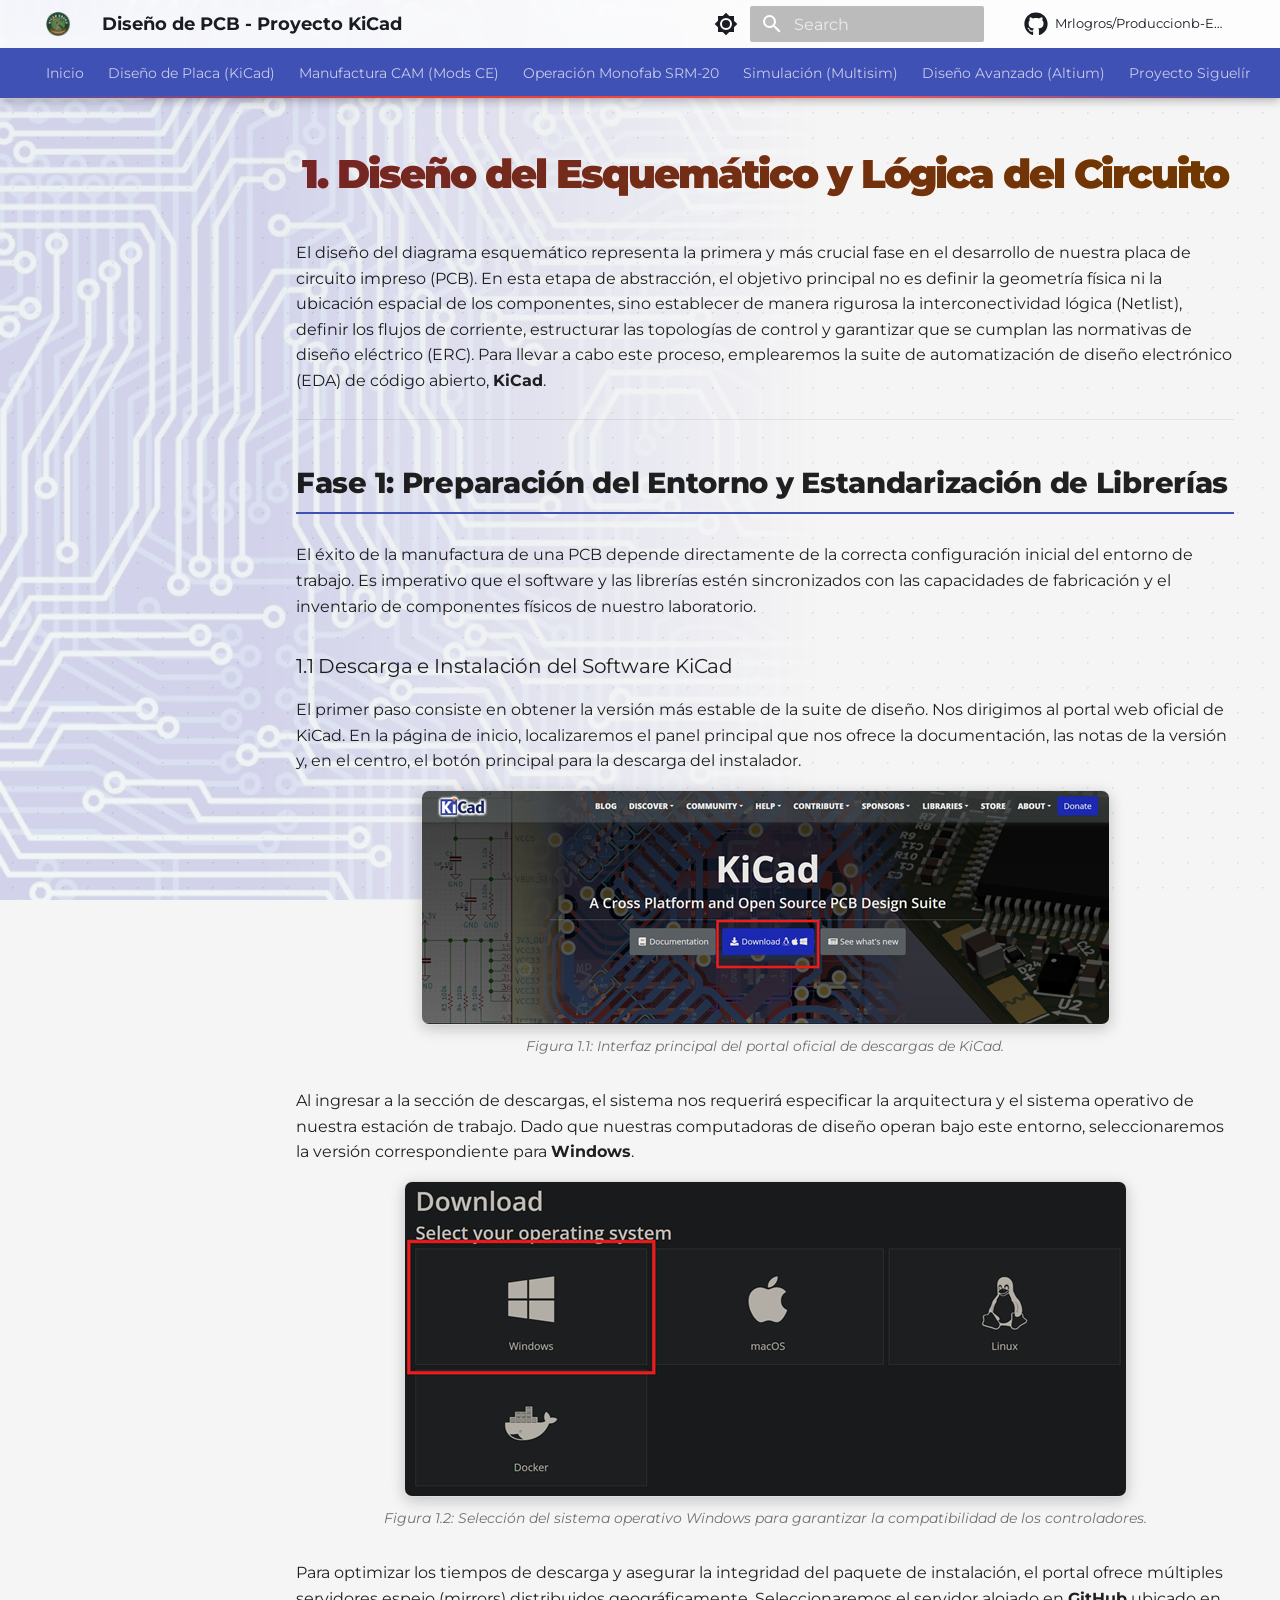
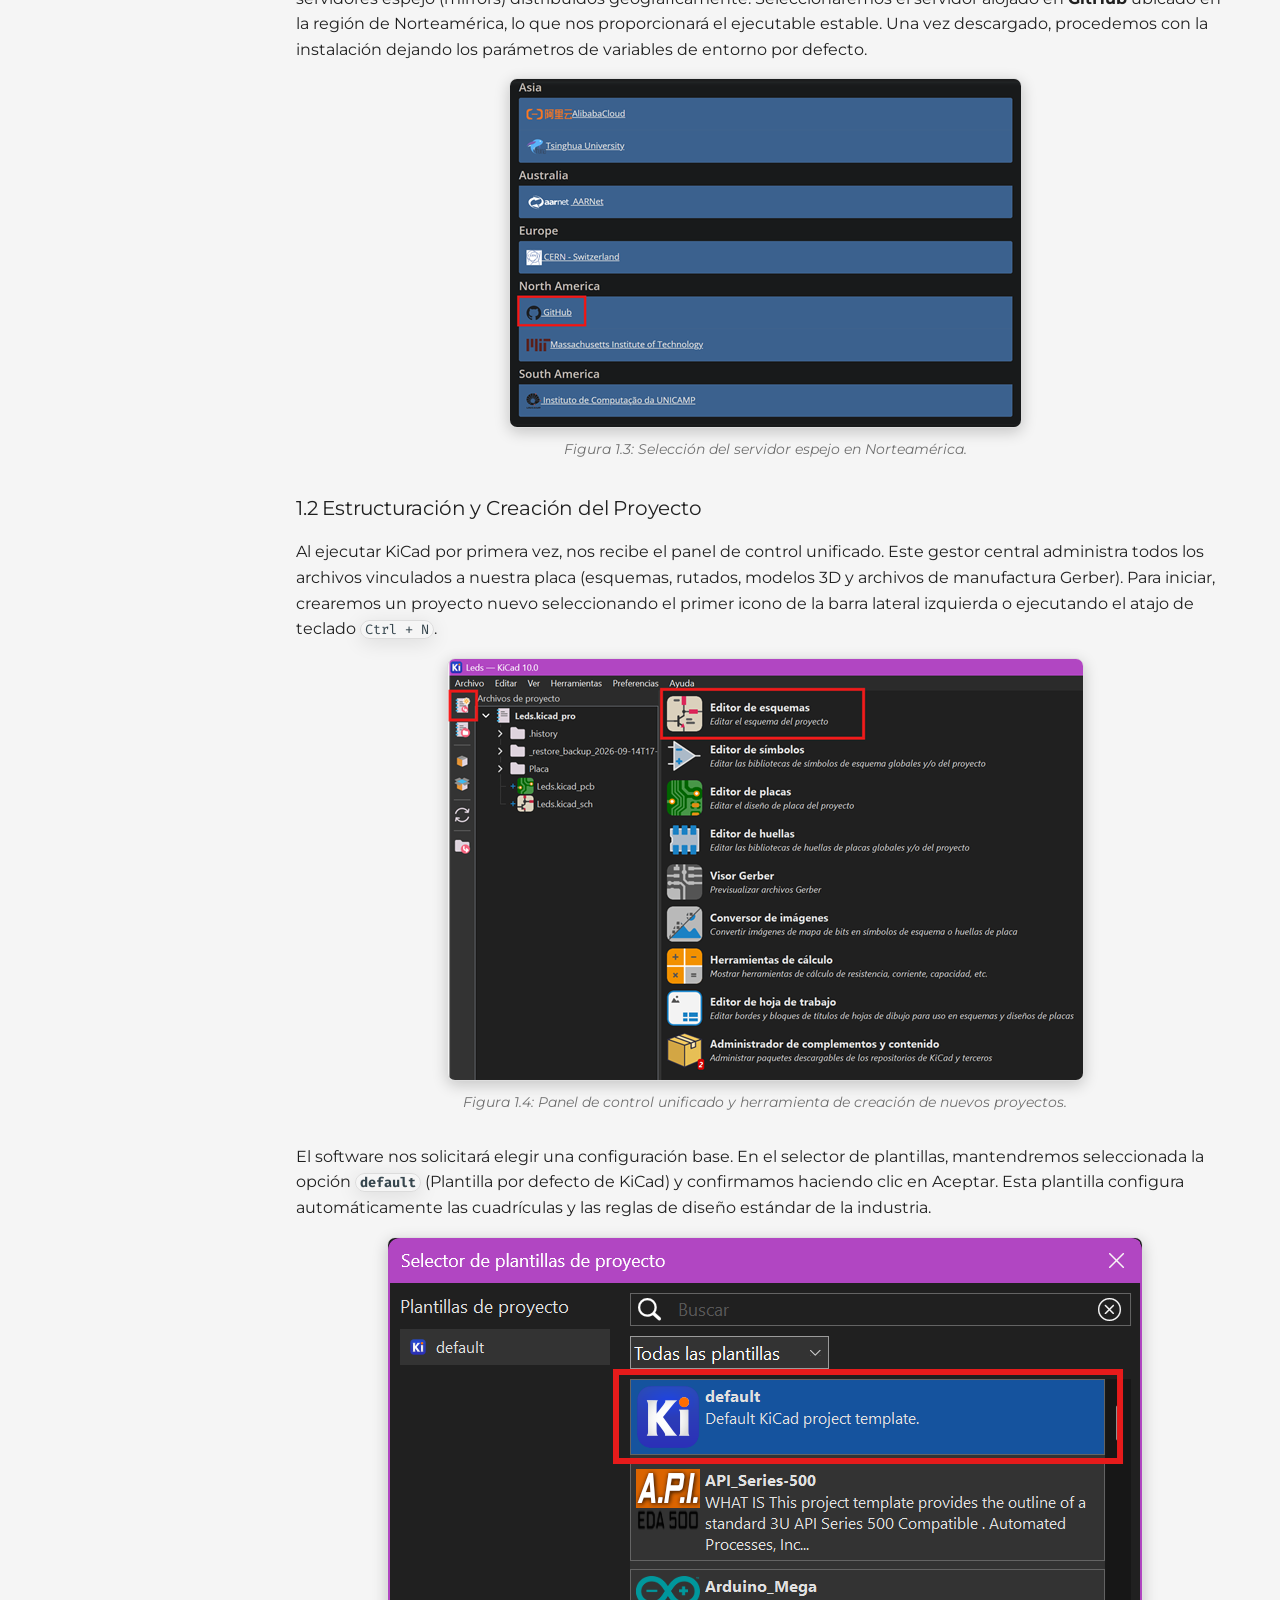
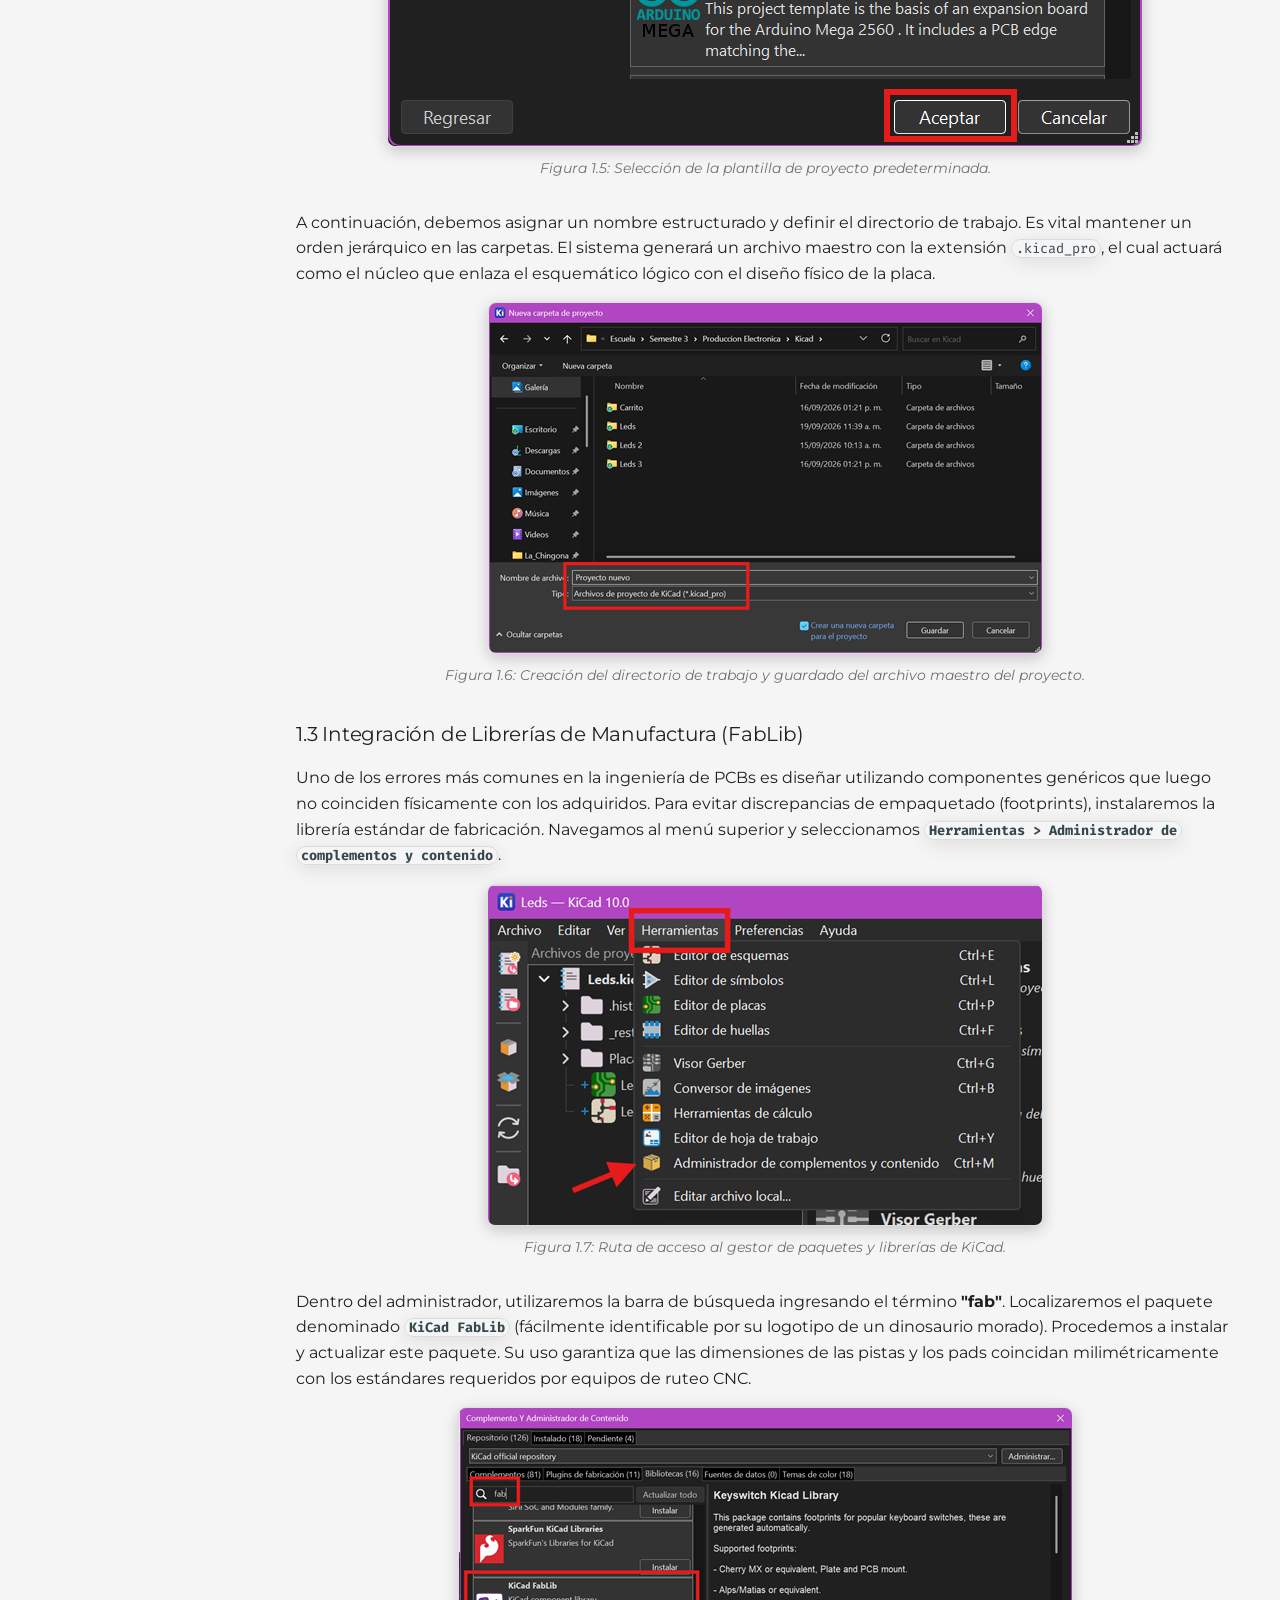
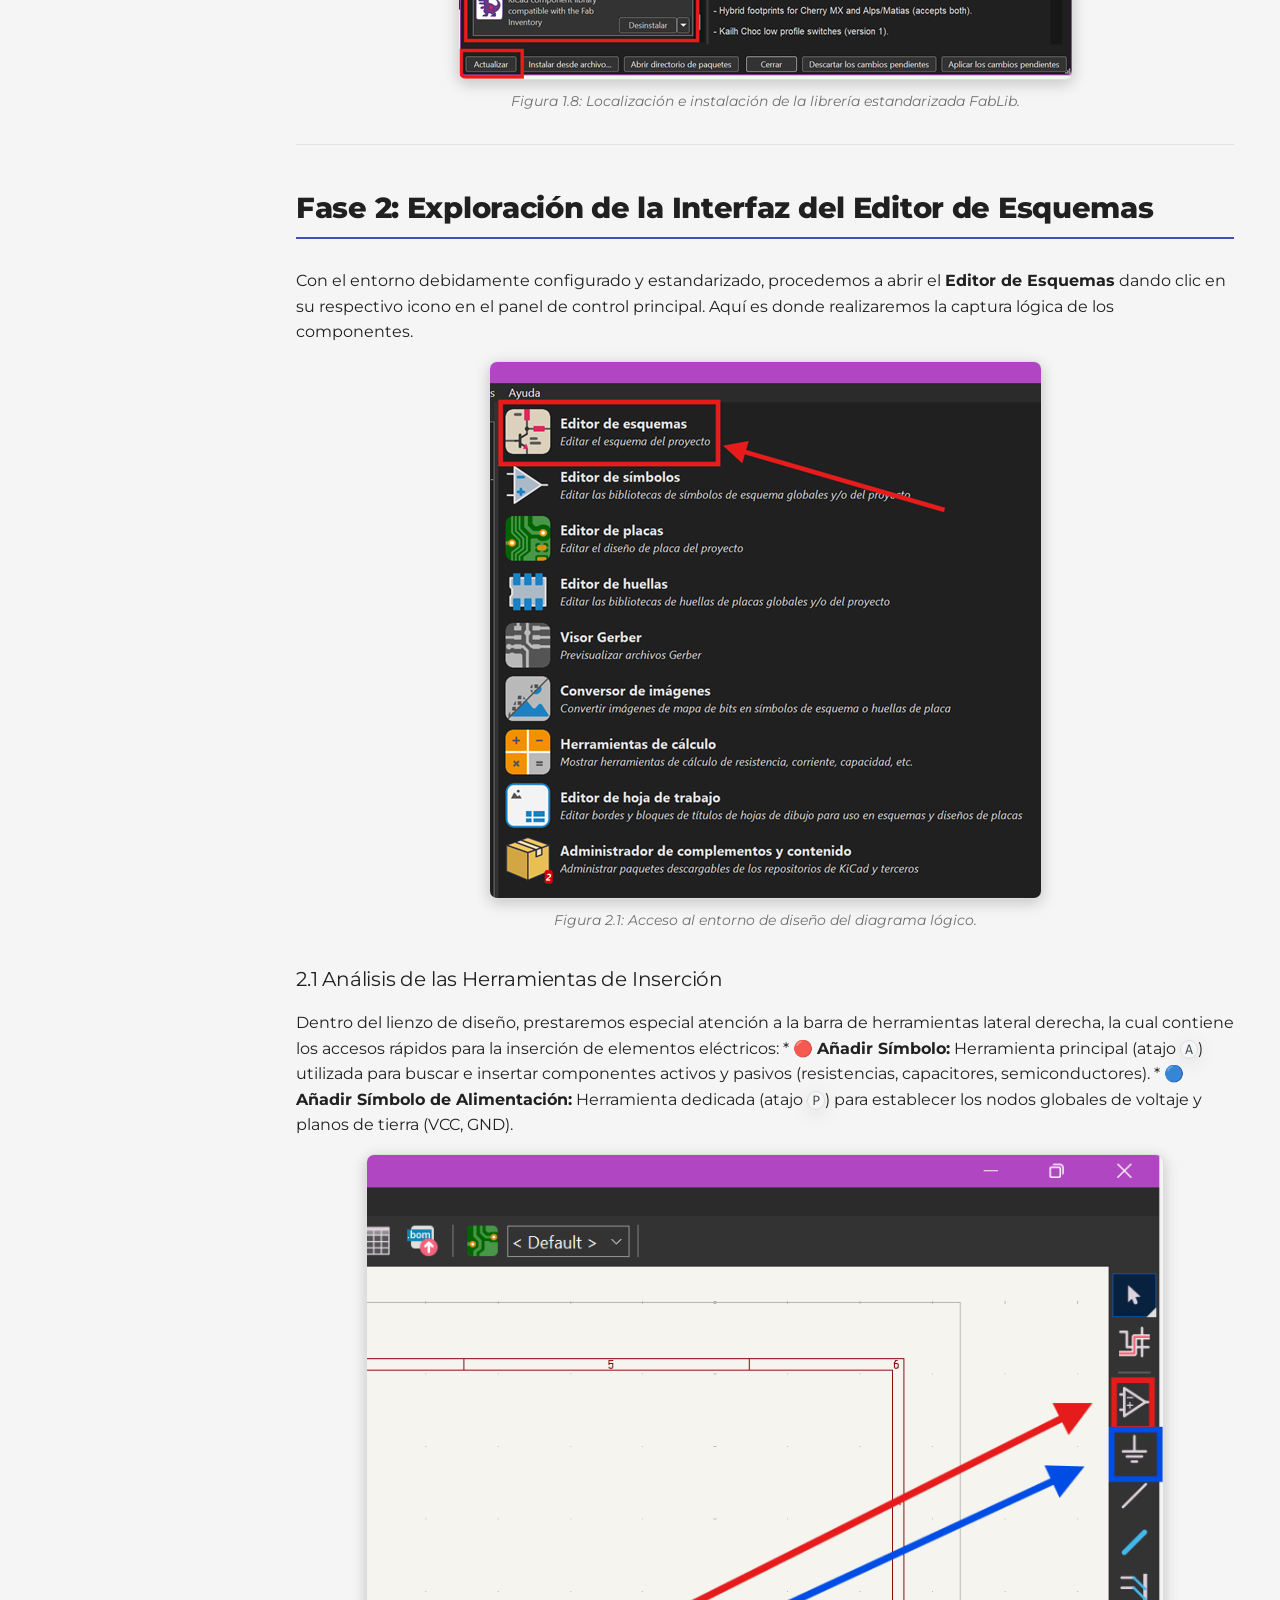
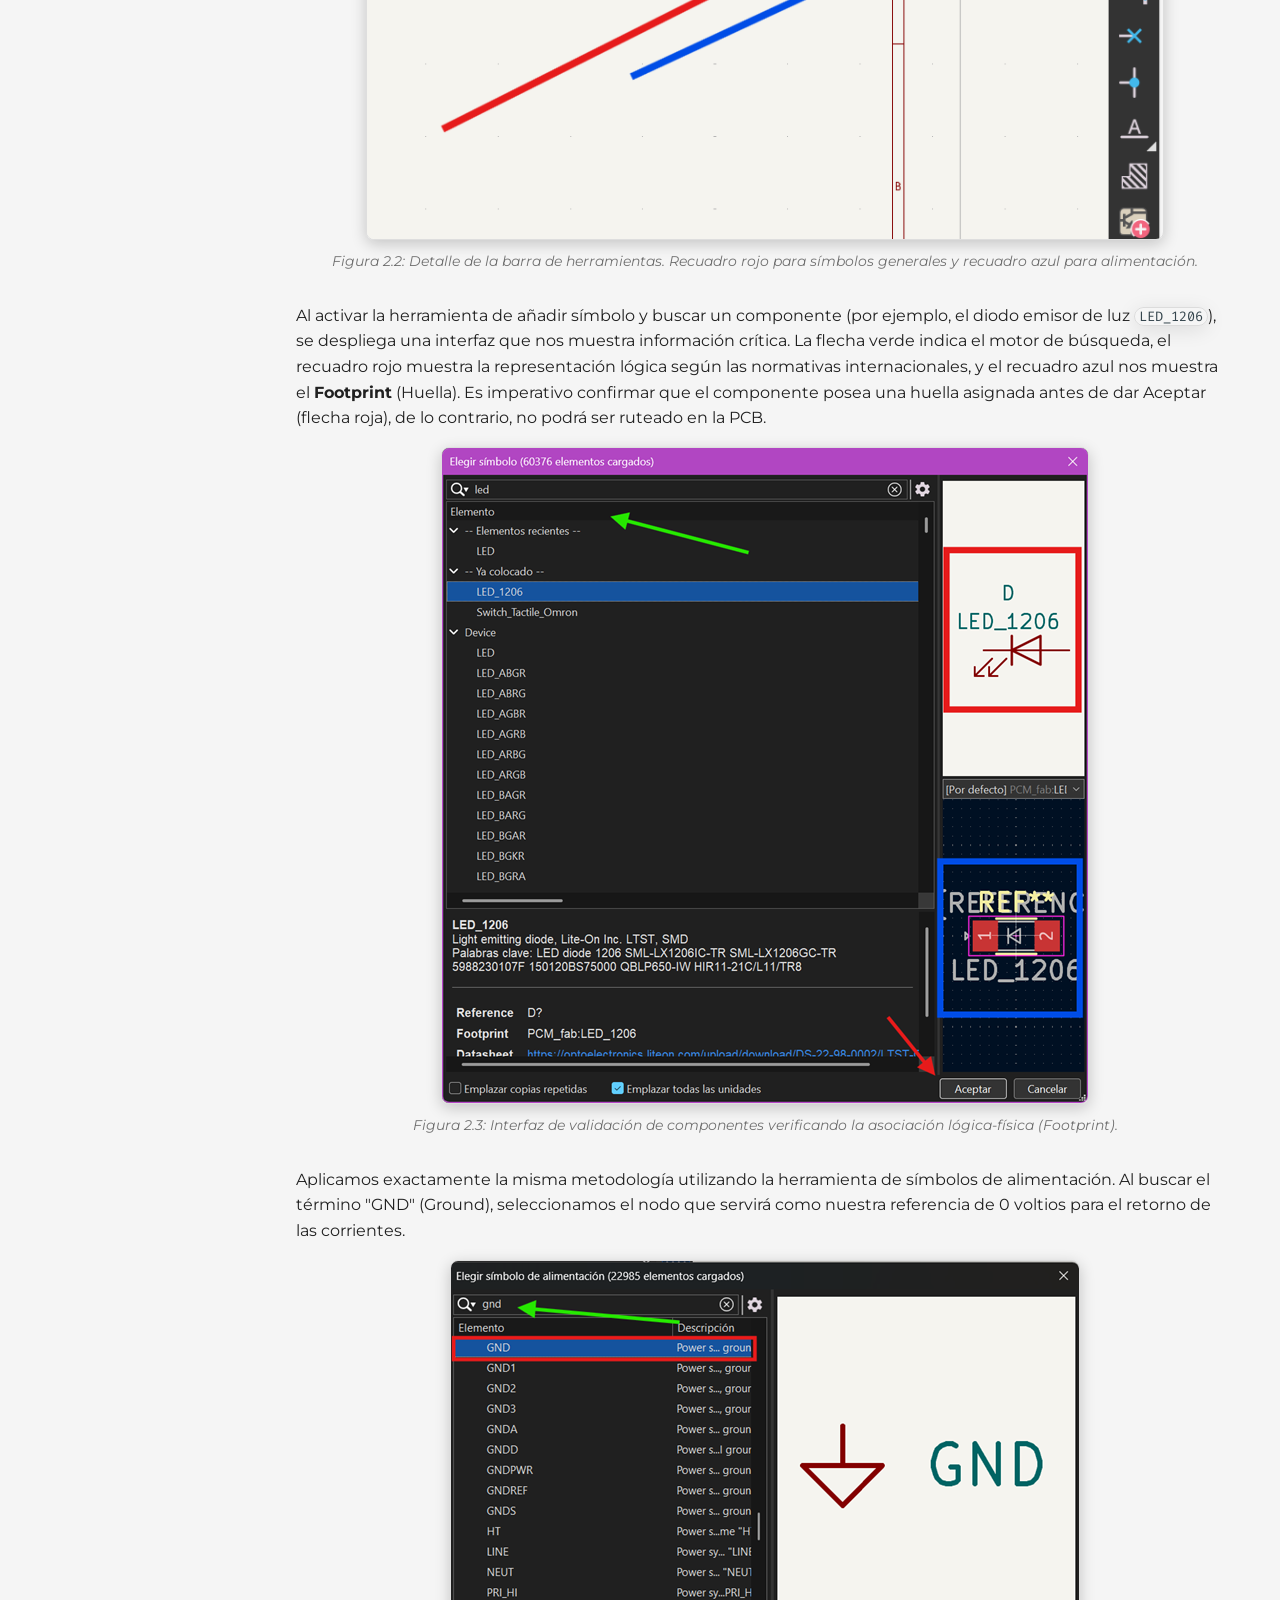
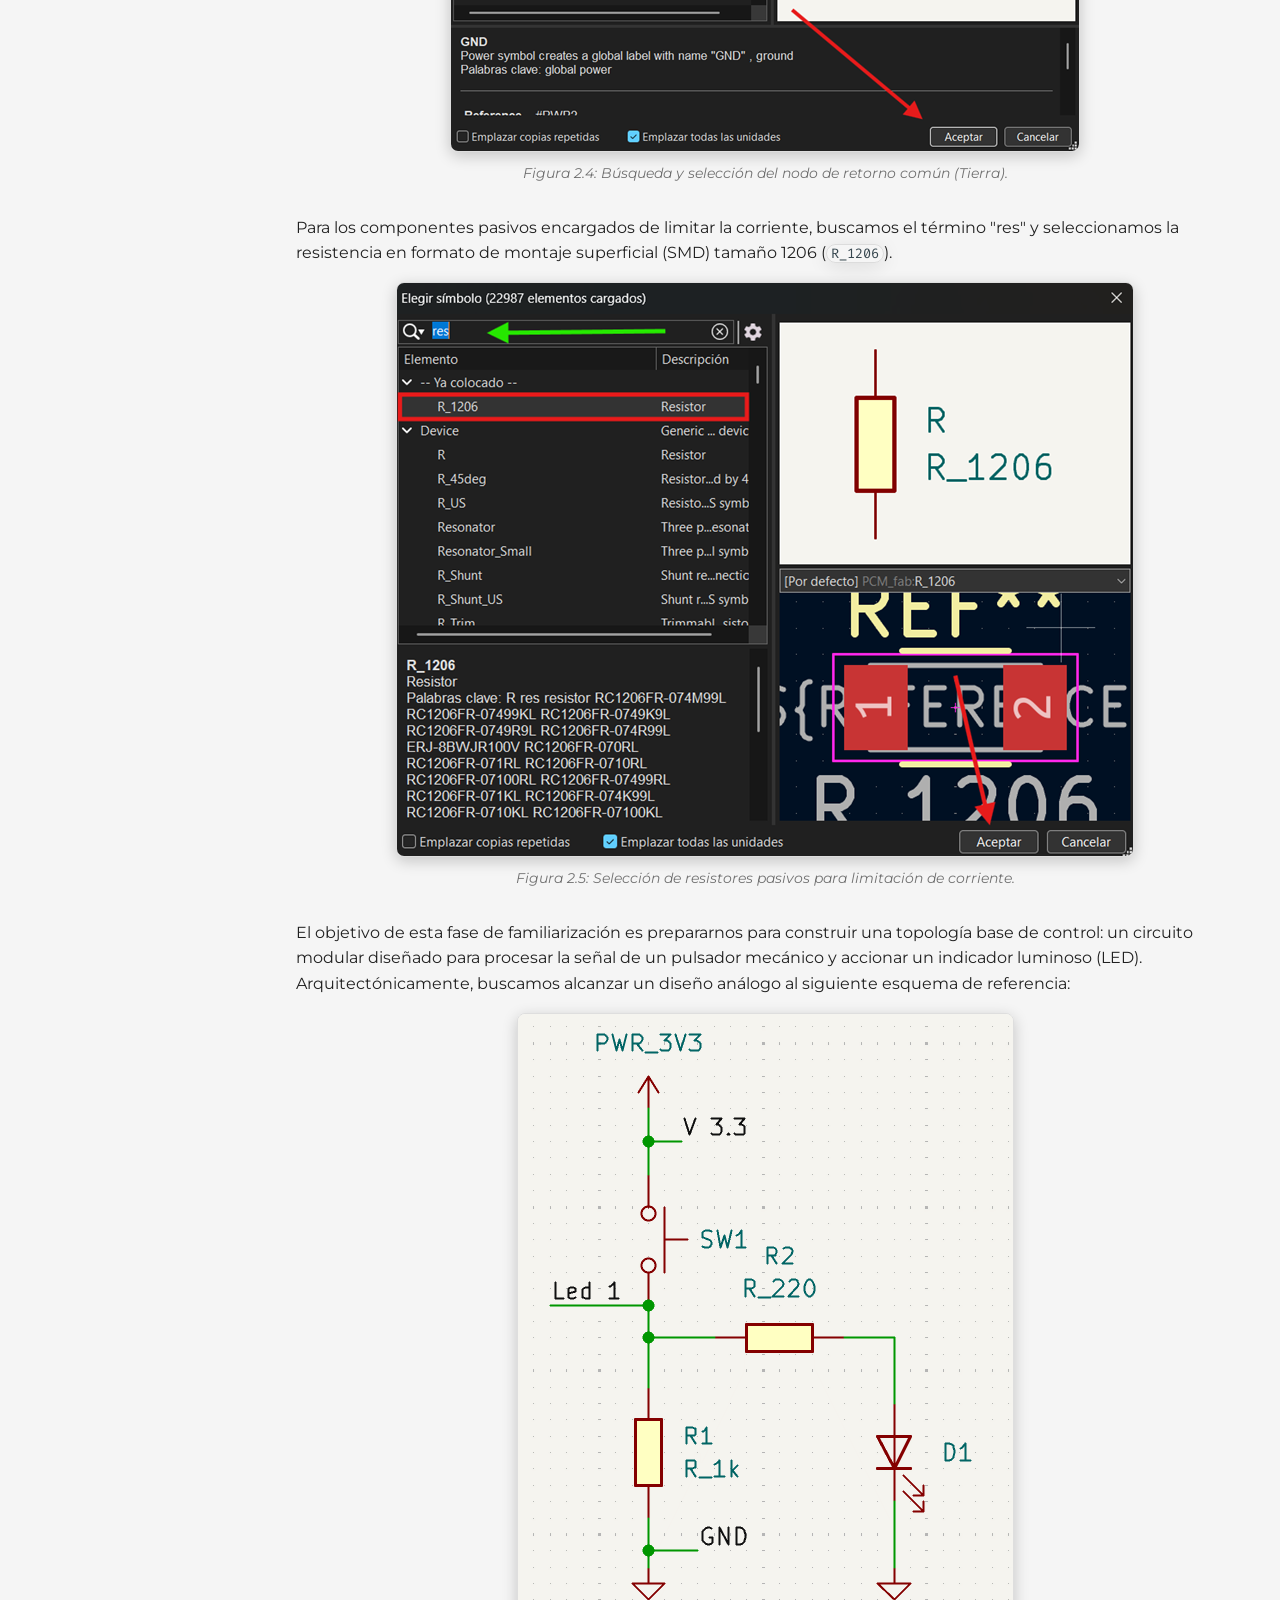
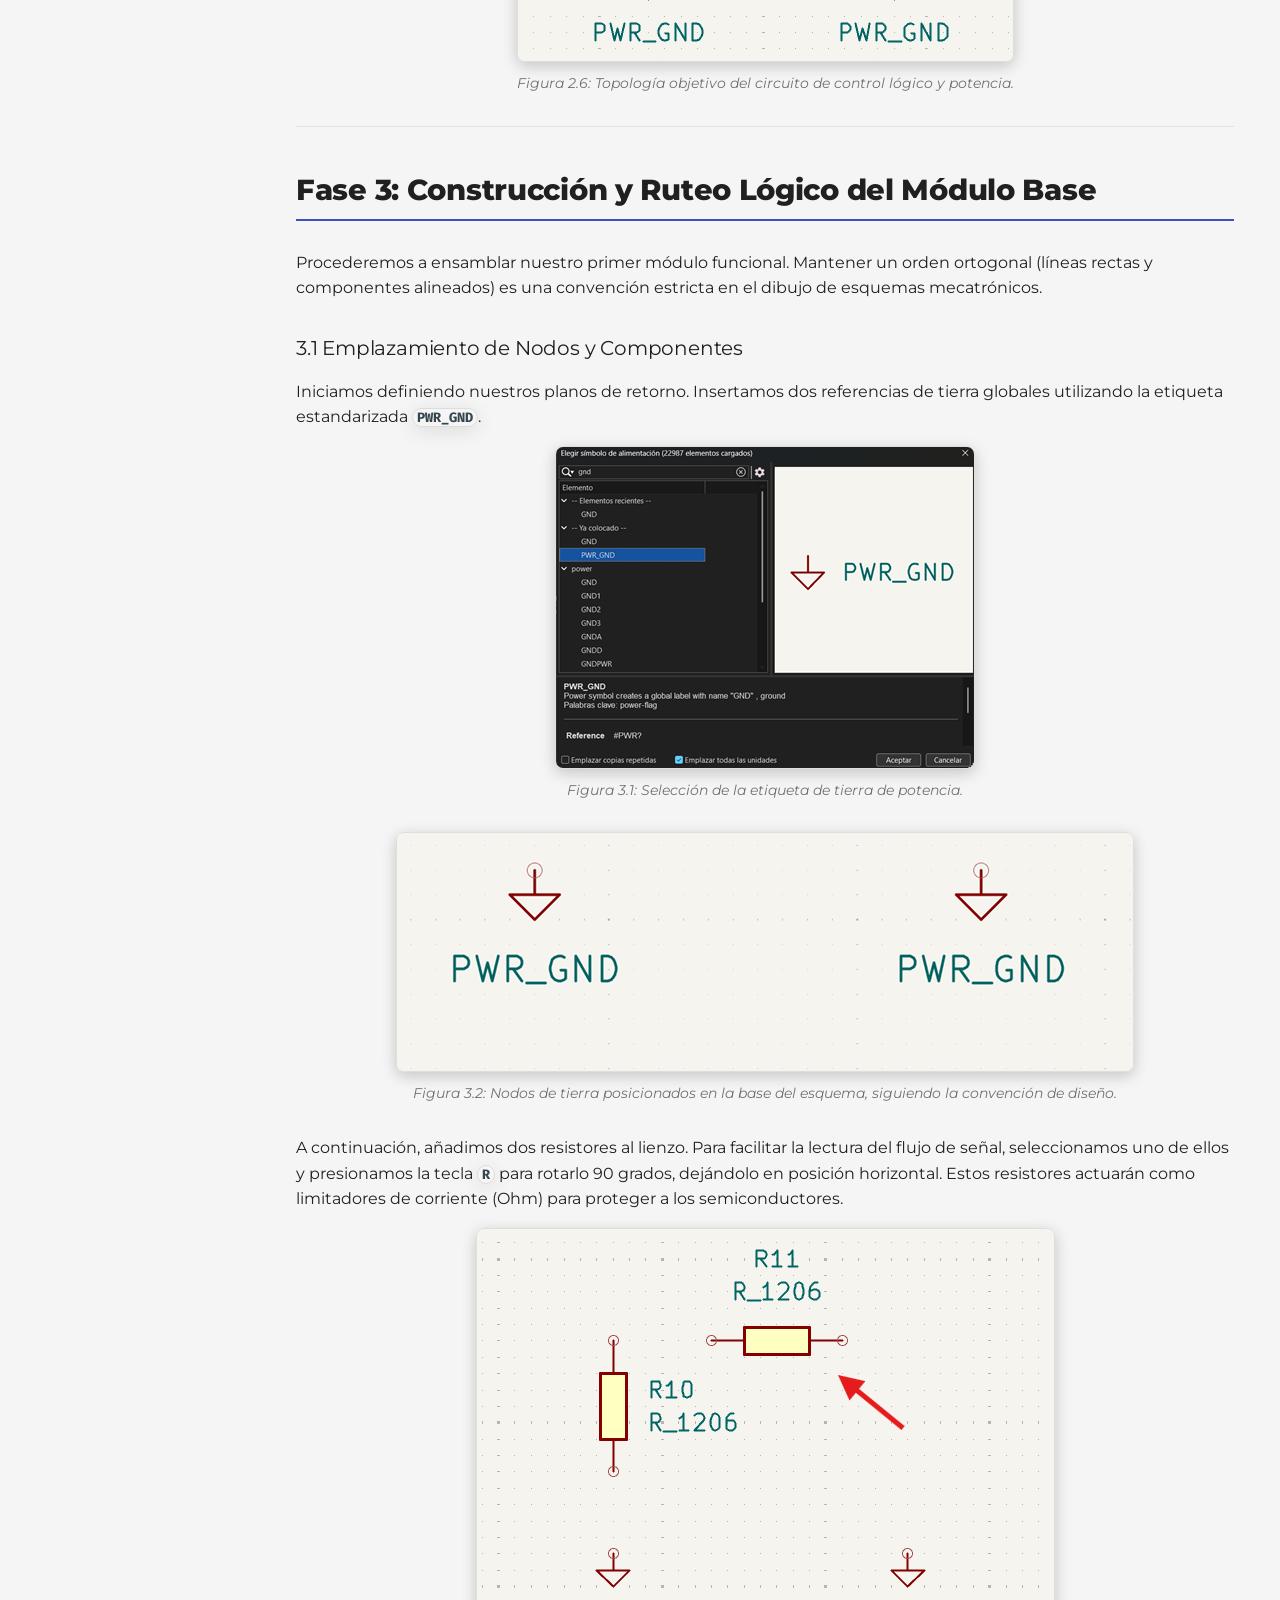
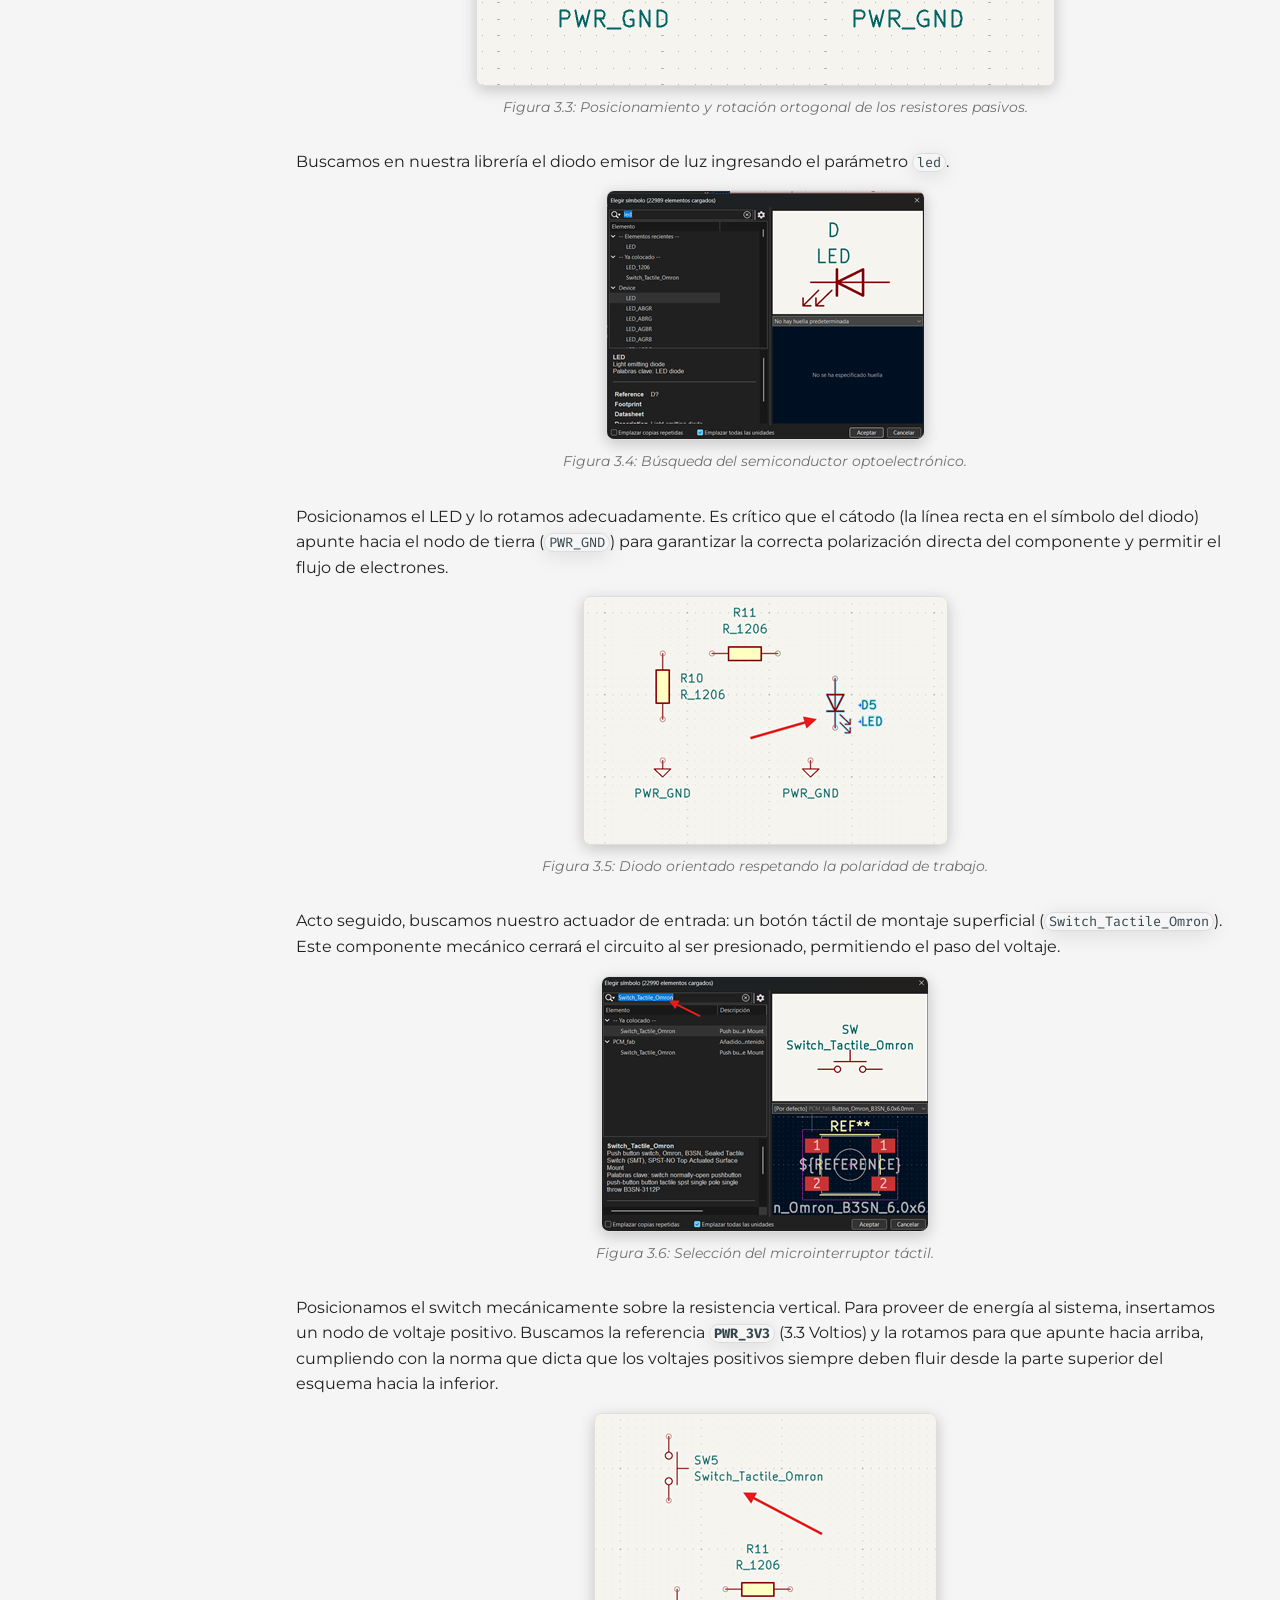
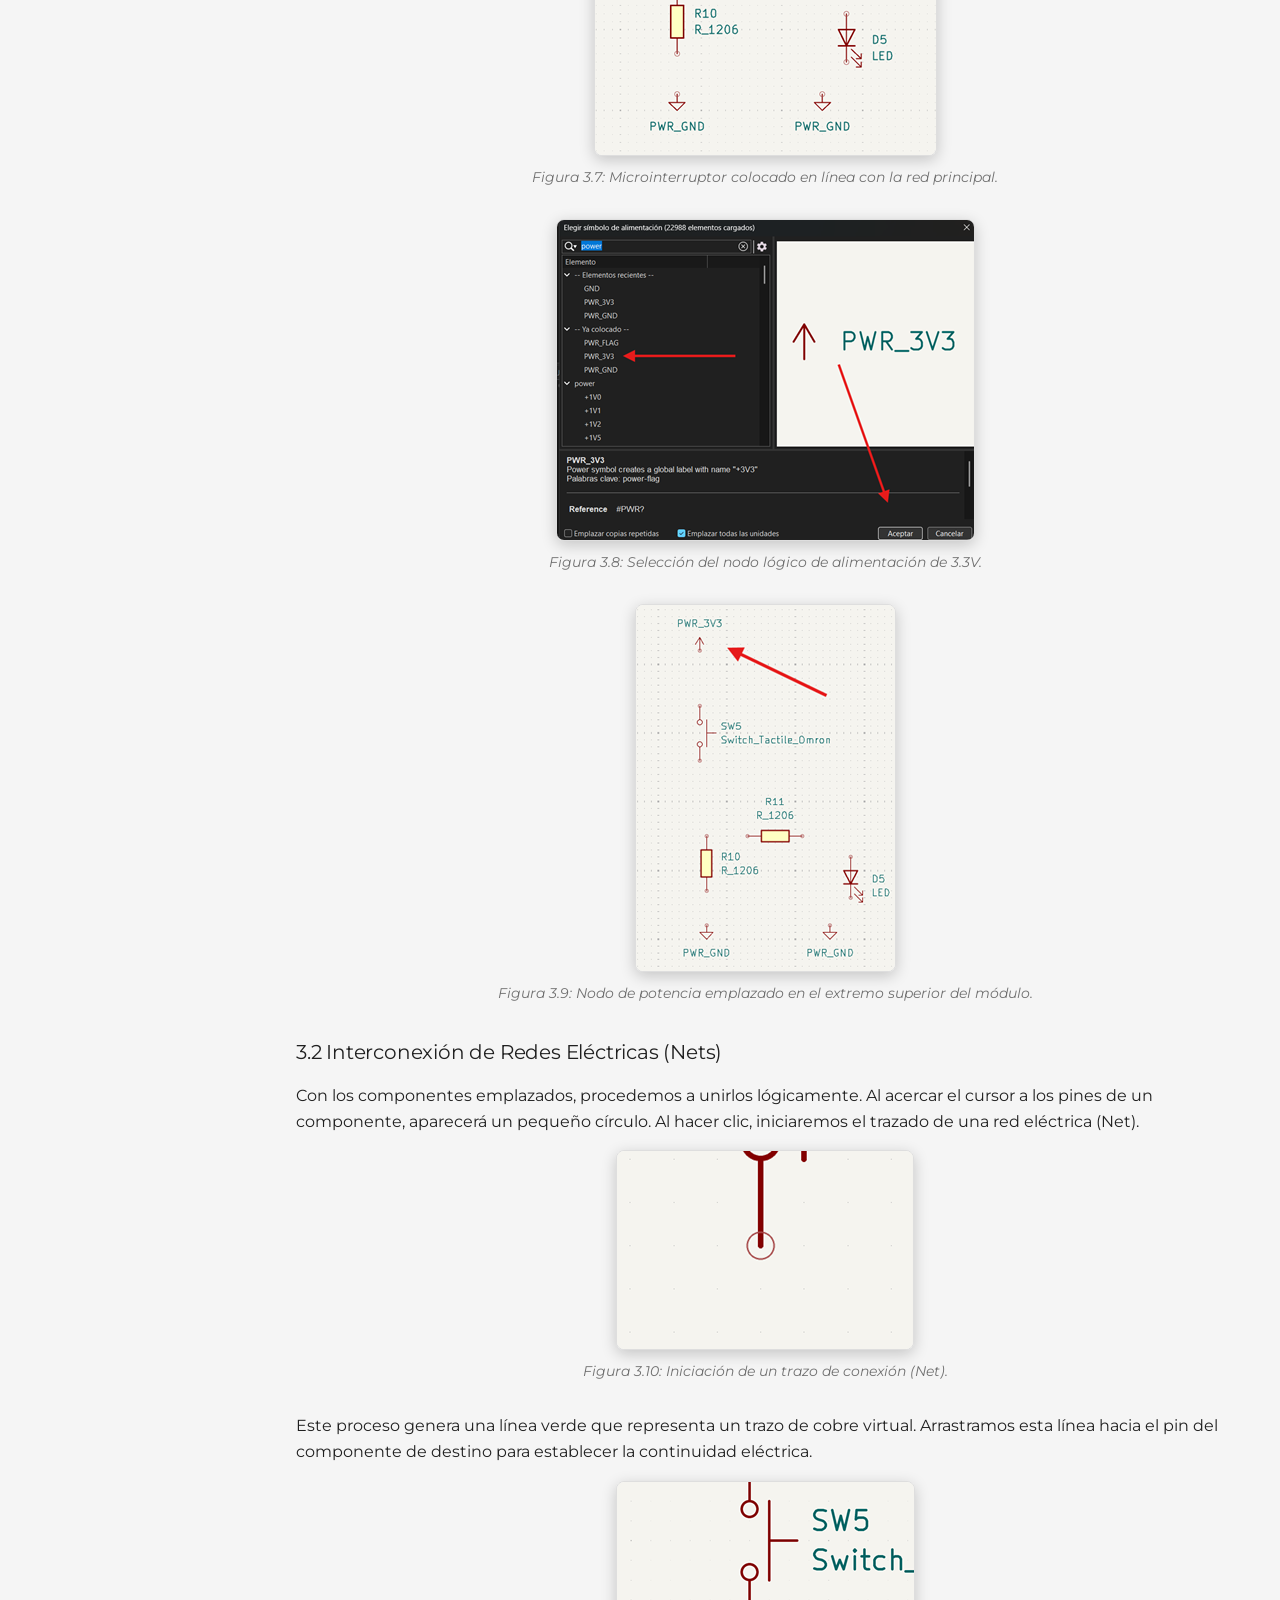
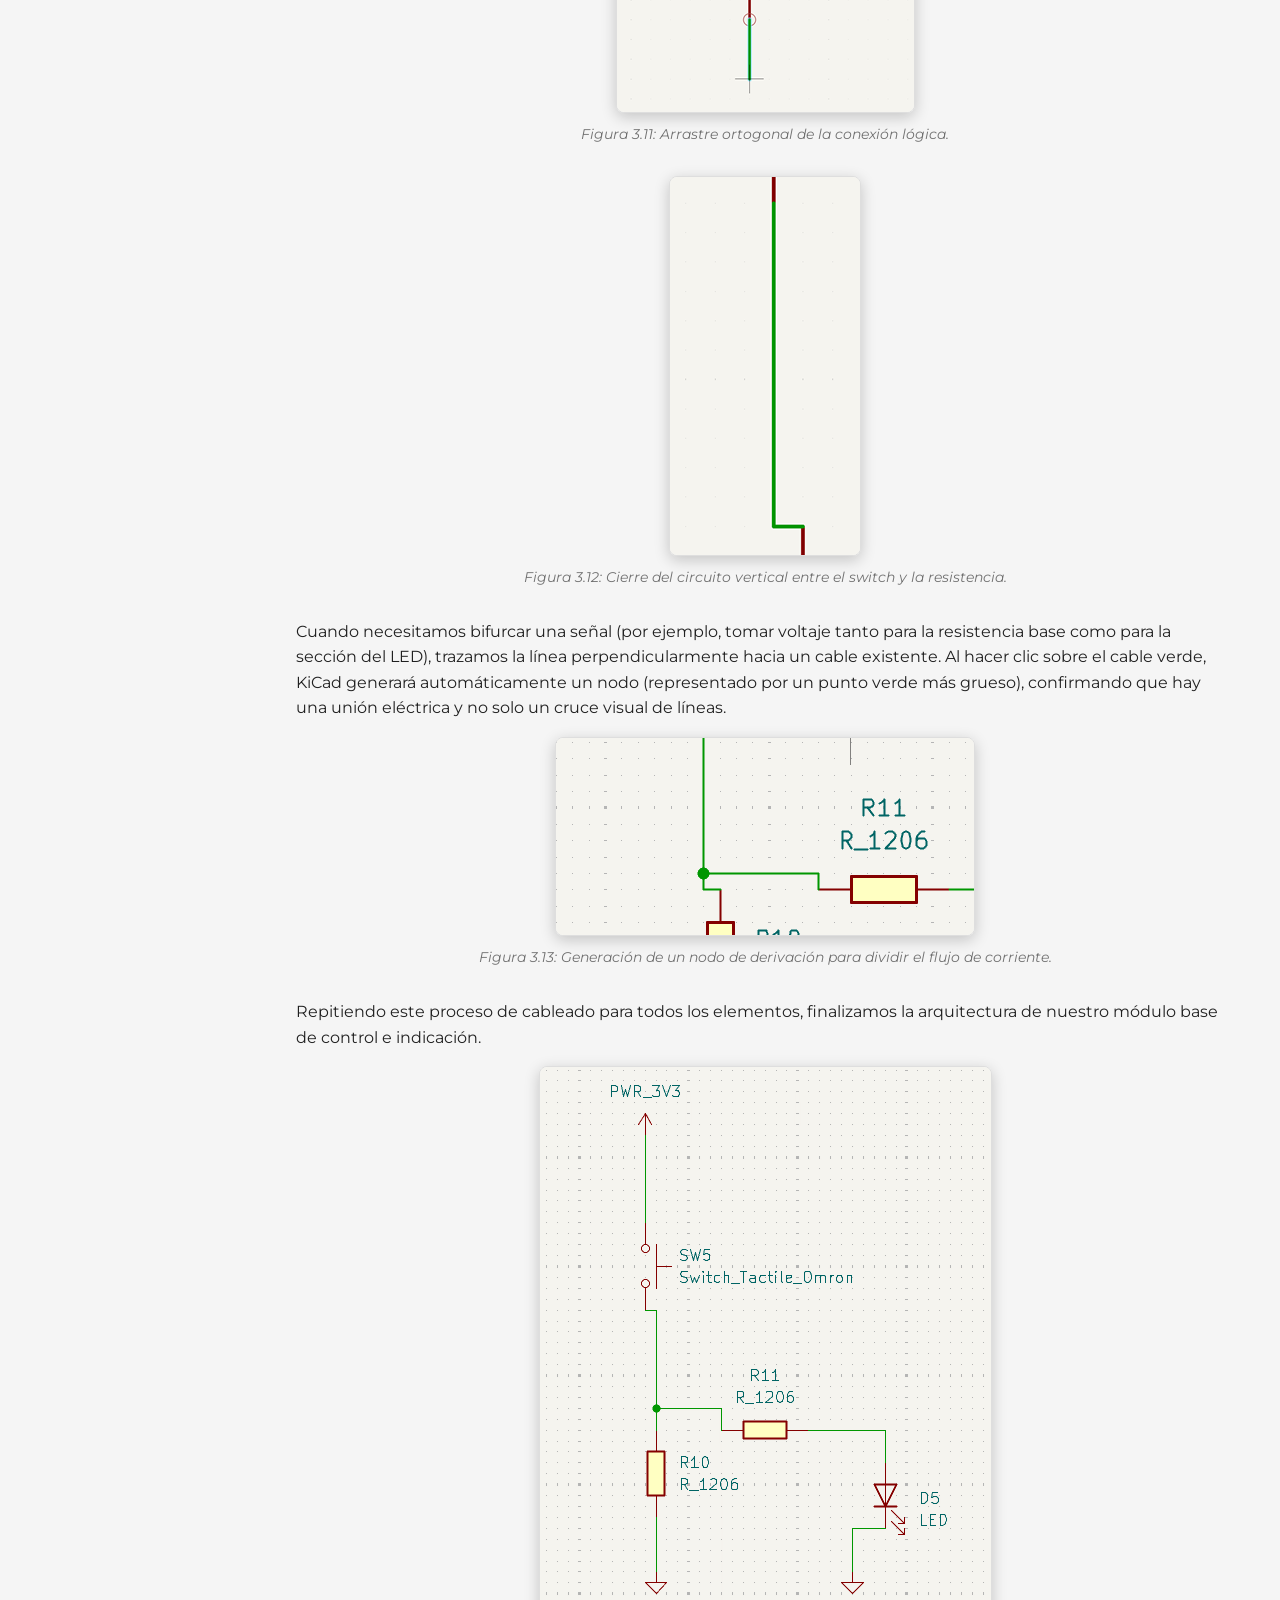
<file: esquematico/index.html>
<!doctype html>
<html lang="en" class="no-js">
  <head>
    
      <meta charset="utf-8">
      <meta name="viewport" content="width=device-width,initial-scale=1">
      
        <meta name="description" content="Documentación técnica del diseño y ruteo de circuito impreso.">
      
      
        <meta name="author" content="Tu Nombre">
      
      
      
      
      
        
      
      
      <link rel="icon" href="../material/developer-board">
      <meta name="generator" content="mkdocs-1.6.1, mkdocs-material-9.7.7">
    
    
      
        <title>1. Diseño del Esquemático y Lógica del Circuito - Diseño de PCB - Proyecto KiCad</title>
      
    
    
      <link rel="stylesheet" href="../assets/stylesheets/main.ec1eaa64.min.css">
      
        
        <link rel="stylesheet" href="../assets/stylesheets/palette.ab4e12ef.min.css">
      
      


    
    
      
    
    
      
        
        
        <link rel="preconnect" href="https://fonts.gstatic.com" crossorigin>
        <link rel="stylesheet" href="https://fonts.googleapis.com/css?family=Montserrat:300,300i,400,400i,700,700i%7CFira+Code:400,400i,700,700i&display=fallback">
        <style>:root{--md-text-font:"Montserrat";--md-code-font:"Fira Code"}</style>
      
    
    
      <link rel="stylesheet" href="../stylesheets/custom.css">
    
    <script>__md_scope=new URL("..",location),__md_hash=e=>[...e].reduce(((e,_)=>(e<<5)-e+_.charCodeAt(0)),0),__md_get=(e,_=localStorage,t=__md_scope)=>JSON.parse(_.getItem(t.pathname+"."+e)),__md_set=(e,_,t=localStorage,a=__md_scope)=>{try{t.setItem(a.pathname+"."+e,JSON.stringify(_))}catch(e){}}</script>
    
      

    
    
  </head>
  
  
    
    
      
    
    
    
    
    <body dir="ltr" data-md-color-scheme="slate" data-md-color-primary="indigo" data-md-color-accent="amber">
  
    
    <input class="md-toggle" data-md-toggle="drawer" type="checkbox" id="__drawer" autocomplete="off">
    <input class="md-toggle" data-md-toggle="search" type="checkbox" id="__search" autocomplete="off">
    <label class="md-overlay" for="__drawer"></label>
    <div data-md-component="skip">
      
        
        <a href="#1-diseno-del-esquematico-y-logica-del-circuito" class="md-skip">
          Skip to content
        </a>
      
    </div>
    <div data-md-component="announce">
      
    </div>
    
    
      

  

<header class="md-header md-header--shadow md-header--lifted" data-md-component="header">
  <nav class="md-header__inner md-grid" aria-label="Header">
    <a href=".." title="Diseño de PCB - Proyecto KiCad" class="md-header__button md-logo" aria-label="Diseño de PCB - Proyecto KiCad" data-md-component="logo">
      
  <img src="../img/logo.png" alt="logo">

    </a>
    <label class="md-header__button md-icon" for="__drawer">
      
      <svg xmlns="http://www.w3.org/2000/svg" viewBox="0 0 24 24"><path d="M3 6h18v2H3zm0 5h18v2H3zm0 5h18v2H3z"/></svg>
    </label>
    <div class="md-header__title" data-md-component="header-title">
      <div class="md-header__ellipsis">
        <div class="md-header__topic">
          <span class="md-ellipsis">
            Diseño de PCB - Proyecto KiCad
          </span>
        </div>
        <div class="md-header__topic" data-md-component="header-topic">
          <span class="md-ellipsis">
            
              1. Diseño del Esquemático y Lógica del Circuito
            
          </span>
        </div>
      </div>
    </div>
    
      
        <form class="md-header__option" data-md-component="palette">
  
    
    
    
    <input class="md-option" data-md-color-media="(prefers-color-scheme: dark)" data-md-color-scheme="slate" data-md-color-primary="indigo" data-md-color-accent="amber"  aria-label="Cambiar a modo claro"  type="radio" name="__palette" id="__palette_0">
    
      <label class="md-header__button md-icon" title="Cambiar a modo claro" for="__palette_1" hidden>
        <svg xmlns="http://www.w3.org/2000/svg" viewBox="0 0 24 24"><path d="M12 18c-.89 0-1.74-.2-2.5-.55C11.56 16.5 13 14.42 13 12s-1.44-4.5-3.5-5.45C10.26 6.2 11.11 6 12 6a6 6 0 0 1 6 6 6 6 0 0 1-6 6m8-9.31V4h-4.69L12 .69 8.69 4H4v4.69L.69 12 4 15.31V20h4.69L12 23.31 15.31 20H20v-4.69L23.31 12z"/></svg>
      </label>
    
  
    
    
    
    <input class="md-option" data-md-color-media="(prefers-color-scheme: light)" data-md-color-scheme="default" data-md-color-primary="indigo" data-md-color-accent="amber"  aria-label="Cambiar a modo oscuro"  type="radio" name="__palette" id="__palette_1">
    
      <label class="md-header__button md-icon" title="Cambiar a modo oscuro" for="__palette_0" hidden>
        <svg xmlns="http://www.w3.org/2000/svg" viewBox="0 0 24 24"><path d="M12 8a4 4 0 0 0-4 4 4 4 0 0 0 4 4 4 4 0 0 0 4-4 4 4 0 0 0-4-4m0 10a6 6 0 0 1-6-6 6 6 0 0 1 6-6 6 6 0 0 1 6 6 6 6 0 0 1-6 6m8-9.31V4h-4.69L12 .69 8.69 4H4v4.69L.69 12 4 15.31V20h4.69L12 23.31 15.31 20H20v-4.69L23.31 12z"/></svg>
      </label>
    
  
</form>
      
    
    
      <script>var palette=__md_get("__palette");if(palette&&palette.color){if("(prefers-color-scheme)"===palette.color.media){var media=matchMedia("(prefers-color-scheme: light)"),input=document.querySelector(media.matches?"[data-md-color-media='(prefers-color-scheme: light)']":"[data-md-color-media='(prefers-color-scheme: dark)']");palette.color.media=input.getAttribute("data-md-color-media"),palette.color.scheme=input.getAttribute("data-md-color-scheme"),palette.color.primary=input.getAttribute("data-md-color-primary"),palette.color.accent=input.getAttribute("data-md-color-accent")}for(var[key,value]of Object.entries(palette.color))document.body.setAttribute("data-md-color-"+key,value)}</script>
    
    
    
      
      
        <label class="md-header__button md-icon" for="__search">
          
          <svg xmlns="http://www.w3.org/2000/svg" viewBox="0 0 24 24"><path d="M9.5 3A6.5 6.5 0 0 1 16 9.5c0 1.61-.59 3.09-1.56 4.23l.27.27h.79l5 5-1.5 1.5-5-5v-.79l-.27-.27A6.52 6.52 0 0 1 9.5 16 6.5 6.5 0 0 1 3 9.5 6.5 6.5 0 0 1 9.5 3m0 2C7 5 5 7 5 9.5S7 14 9.5 14 14 12 14 9.5 12 5 9.5 5"/></svg>
        </label>
        <div class="md-search" data-md-component="search" role="dialog">
  <label class="md-search__overlay" for="__search"></label>
  <div class="md-search__inner" role="search">
    <form class="md-search__form" name="search">
      <input type="text" class="md-search__input" name="query" aria-label="Search" placeholder="Search" autocapitalize="off" autocorrect="off" autocomplete="off" spellcheck="false" data-md-component="search-query" required>
      <label class="md-search__icon md-icon" for="__search">
        
        <svg xmlns="http://www.w3.org/2000/svg" viewBox="0 0 24 24"><path d="M9.5 3A6.5 6.5 0 0 1 16 9.5c0 1.61-.59 3.09-1.56 4.23l.27.27h.79l5 5-1.5 1.5-5-5v-.79l-.27-.27A6.52 6.52 0 0 1 9.5 16 6.5 6.5 0 0 1 3 9.5 6.5 6.5 0 0 1 9.5 3m0 2C7 5 5 7 5 9.5S7 14 9.5 14 14 12 14 9.5 12 5 9.5 5"/></svg>
        
        <svg xmlns="http://www.w3.org/2000/svg" viewBox="0 0 24 24"><path d="M20 11v2H8l5.5 5.5-1.42 1.42L4.16 12l7.92-7.92L13.5 5.5 8 11z"/></svg>
      </label>
      <nav class="md-search__options" aria-label="Search">
        
        <button type="reset" class="md-search__icon md-icon" title="Clear" aria-label="Clear" tabindex="-1">
          
          <svg xmlns="http://www.w3.org/2000/svg" viewBox="0 0 24 24"><path d="M19 6.41 17.59 5 12 10.59 6.41 5 5 6.41 10.59 12 5 17.59 6.41 19 12 13.41 17.59 19 19 17.59 13.41 12z"/></svg>
        </button>
      </nav>
      
    </form>
    <div class="md-search__output">
      <div class="md-search__scrollwrap" tabindex="0" data-md-scrollfix>
        <div class="md-search-result" data-md-component="search-result">
          <div class="md-search-result__meta">
            Initializing search
          </div>
          <ol class="md-search-result__list" role="presentation"></ol>
        </div>
      </div>
    </div>
  </div>
</div>
      
    
    
      <div class="md-header__source">
        <a href="https://github.com/Mrlogros/Produccionb-Electronica" title="Go to repository" class="md-source" data-md-component="source">
  <div class="md-source__icon md-icon">
    
    <svg xmlns="http://www.w3.org/2000/svg" viewBox="0 0 512 512"><!--! Font Awesome Free 7.1.0 by @fontawesome - https://fontawesome.com License - https://fontawesome.com/license/free (Icons: CC BY 4.0, Fonts: SIL OFL 1.1, Code: MIT License) Copyright 2025 Fonticons, Inc.--><path d="M173.9 397.4c0 2-2.3 3.6-5.2 3.6-3.3.3-5.6-1.3-5.6-3.6 0-2 2.3-3.6 5.2-3.6 3-.3 5.6 1.3 5.6 3.6m-31.1-4.5c-.7 2 1.3 4.3 4.3 4.9 2.6 1 5.6 0 6.2-2s-1.3-4.3-4.3-5.2c-2.6-.7-5.5.3-6.2 2.3m44.2-1.7c-2.9.7-4.9 2.6-4.6 4.9.3 2 2.9 3.3 5.9 2.6 2.9-.7 4.9-2.6 4.6-4.6-.3-1.9-3-3.2-5.9-2.9M252.8 8C114.1 8 8 113.3 8 252c0 110.9 69.8 205.8 169.5 239.2 12.8 2.3 17.3-5.6 17.3-12.1 0-6.2-.3-40.4-.3-61.4 0 0-70 15-84.7-29.8 0 0-11.4-29.1-27.8-36.6 0 0-22.9-15.7 1.6-15.4 0 0 24.9 2 38.6 25.8 21.9 38.6 58.6 27.5 72.9 20.9 2.3-16 8.8-27.1 16-33.7-55.9-6.2-112.3-14.3-112.3-110.5 0-27.5 7.6-41.3 23.6-58.9-2.6-6.5-11.1-33.3 2.6-67.9 20.9-6.5 69 27 69 27 20-5.6 41.5-8.5 62.8-8.5s42.8 2.9 62.8 8.5c0 0 48.1-33.6 69-27 13.7 34.7 5.2 61.4 2.6 67.9 16 17.7 25.8 31.5 25.8 58.9 0 96.5-58.9 104.2-114.8 110.5 9.2 7.9 17 22.9 17 46.4 0 33.7-.3 75.4-.3 83.6 0 6.5 4.6 14.4 17.3 12.1C436.2 457.8 504 362.9 504 252 504 113.3 391.5 8 252.8 8M105.2 352.9c-1.3 1-1 3.3.7 5.2 1.6 1.6 3.9 2.3 5.2 1 1.3-1 1-3.3-.7-5.2-1.6-1.6-3.9-2.3-5.2-1m-10.8-8.1c-.7 1.3.3 2.9 2.3 3.9 1.6 1 3.6.7 4.3-.7.7-1.3-.3-2.9-2.3-3.9-2-.6-3.6-.3-4.3.7m32.4 35.6c-1.6 1.3-1 4.3 1.3 6.2 2.3 2.3 5.2 2.6 6.5 1 1.3-1.3.7-4.3-1.3-6.2-2.2-2.3-5.2-2.6-6.5-1m-11.4-14.7c-1.6 1-1.6 3.6 0 5.9s4.3 3.3 5.6 2.3c1.6-1.3 1.6-3.9 0-6.2-1.4-2.3-4-3.3-5.6-2"/></svg>
  </div>
  <div class="md-source__repository">
    Mrlogros/Produccionb-Electronica
  </div>
</a>
      </div>
    
  </nav>
  
    
      
<nav class="md-tabs" aria-label="Tabs" data-md-component="tabs">
  <div class="md-grid">
    <ul class="md-tabs__list">
      
        
  
  
  
  
    <li class="md-tabs__item">
      <a href=".." class="md-tabs__link">
        
  
  
    
  
  Inicio

      </a>
    </li>
  

      
        
  
  
  
  
    <li class="md-tabs__item">
      <a href="../diseno-kicad/" class="md-tabs__link">
        
  
  
    
  
  Diseño de Placa (KiCad)

      </a>
    </li>
  

      
        
  
  
  
  
    <li class="md-tabs__item">
      <a href="../mods-ce/" class="md-tabs__link">
        
  
  
    
  
  Manufactura CAM (Mods CE)

      </a>
    </li>
  

      
        
  
  
  
  
    <li class="md-tabs__item">
      <a href="../monofab/" class="md-tabs__link">
        
  
  
    
  
  Operación Monofab SRM-20

      </a>
    </li>
  

      
        
  
  
  
  
    <li class="md-tabs__item">
      <a href="../multisim/" class="md-tabs__link">
        
  
  
    
  
  Simulación (Multisim)

      </a>
    </li>
  

      
        
  
  
  
  
    <li class="md-tabs__item">
      <a href="../altium/" class="md-tabs__link">
        
  
  
    
  
  Diseño Avanzado (Altium)

      </a>
    </li>
  

      
        
  
  
  
  
    <li class="md-tabs__item">
      <a href="../siguelineas/" class="md-tabs__link">
        
  
  
    
  
  Proyecto Siguelíneas

      </a>
    </li>
  

      
        
  
  
  
  
    <li class="md-tabs__item">
      <a href="../recursos/" class="md-tabs__link">
        
  
  
    
  
  Referencias

      </a>
    </li>
  

      
    </ul>
  </div>
</nav>
    
  
</header>
    
    <div class="md-container" data-md-component="container">
      
      
        
      
      <main class="md-main" data-md-component="main">
        <div class="md-main__inner md-grid">
          
            
              
              <div class="md-sidebar md-sidebar--primary" data-md-component="sidebar" data-md-type="navigation" >
                <div class="md-sidebar__scrollwrap">
                  <div class="md-sidebar__inner">
                    


  


  

<nav class="md-nav md-nav--primary md-nav--lifted md-nav--integrated" aria-label="Navigation" data-md-level="0">
  <label class="md-nav__title" for="__drawer">
    <a href=".." title="Diseño de PCB - Proyecto KiCad" class="md-nav__button md-logo" aria-label="Diseño de PCB - Proyecto KiCad" data-md-component="logo">
      
  <img src="../img/logo.png" alt="logo">

    </a>
    Diseño de PCB - Proyecto KiCad
  </label>
  
    <div class="md-nav__source">
      <a href="https://github.com/Mrlogros/Produccionb-Electronica" title="Go to repository" class="md-source" data-md-component="source">
  <div class="md-source__icon md-icon">
    
    <svg xmlns="http://www.w3.org/2000/svg" viewBox="0 0 512 512"><!--! Font Awesome Free 7.1.0 by @fontawesome - https://fontawesome.com License - https://fontawesome.com/license/free (Icons: CC BY 4.0, Fonts: SIL OFL 1.1, Code: MIT License) Copyright 2025 Fonticons, Inc.--><path d="M173.9 397.4c0 2-2.3 3.6-5.2 3.6-3.3.3-5.6-1.3-5.6-3.6 0-2 2.3-3.6 5.2-3.6 3-.3 5.6 1.3 5.6 3.6m-31.1-4.5c-.7 2 1.3 4.3 4.3 4.9 2.6 1 5.6 0 6.2-2s-1.3-4.3-4.3-5.2c-2.6-.7-5.5.3-6.2 2.3m44.2-1.7c-2.9.7-4.9 2.6-4.6 4.9.3 2 2.9 3.3 5.9 2.6 2.9-.7 4.9-2.6 4.6-4.6-.3-1.9-3-3.2-5.9-2.9M252.8 8C114.1 8 8 113.3 8 252c0 110.9 69.8 205.8 169.5 239.2 12.8 2.3 17.3-5.6 17.3-12.1 0-6.2-.3-40.4-.3-61.4 0 0-70 15-84.7-29.8 0 0-11.4-29.1-27.8-36.6 0 0-22.9-15.7 1.6-15.4 0 0 24.9 2 38.6 25.8 21.9 38.6 58.6 27.5 72.9 20.9 2.3-16 8.8-27.1 16-33.7-55.9-6.2-112.3-14.3-112.3-110.5 0-27.5 7.6-41.3 23.6-58.9-2.6-6.5-11.1-33.3 2.6-67.9 20.9-6.5 69 27 69 27 20-5.6 41.5-8.5 62.8-8.5s42.8 2.9 62.8 8.5c0 0 48.1-33.6 69-27 13.7 34.7 5.2 61.4 2.6 67.9 16 17.7 25.8 31.5 25.8 58.9 0 96.5-58.9 104.2-114.8 110.5 9.2 7.9 17 22.9 17 46.4 0 33.7-.3 75.4-.3 83.6 0 6.5 4.6 14.4 17.3 12.1C436.2 457.8 504 362.9 504 252 504 113.3 391.5 8 252.8 8M105.2 352.9c-1.3 1-1 3.3.7 5.2 1.6 1.6 3.9 2.3 5.2 1 1.3-1 1-3.3-.7-5.2-1.6-1.6-3.9-2.3-5.2-1m-10.8-8.1c-.7 1.3.3 2.9 2.3 3.9 1.6 1 3.6.7 4.3-.7.7-1.3-.3-2.9-2.3-3.9-2-.6-3.6-.3-4.3.7m32.4 35.6c-1.6 1.3-1 4.3 1.3 6.2 2.3 2.3 5.2 2.6 6.5 1 1.3-1.3.7-4.3-1.3-6.2-2.2-2.3-5.2-2.6-6.5-1m-11.4-14.7c-1.6 1-1.6 3.6 0 5.9s4.3 3.3 5.6 2.3c1.6-1.3 1.6-3.9 0-6.2-1.4-2.3-4-3.3-5.6-2"/></svg>
  </div>
  <div class="md-source__repository">
    Mrlogros/Produccionb-Electronica
  </div>
</a>
    </div>
  
  <ul class="md-nav__list" data-md-scrollfix>
    
      
      
  
  
  
  
    <li class="md-nav__item">
      <a href=".." class="md-nav__link">
        
  
  
  <span class="md-ellipsis">
    
  
    Inicio
  

    
  </span>
  
  

      </a>
    </li>
  

    
      
      
  
  
  
  
    <li class="md-nav__item">
      <a href="../diseno-kicad/" class="md-nav__link">
        
  
  
  <span class="md-ellipsis">
    
  
    Diseño de Placa (KiCad)
  

    
  </span>
  
  

      </a>
    </li>
  

    
      
      
  
  
  
  
    <li class="md-nav__item">
      <a href="../mods-ce/" class="md-nav__link">
        
  
  
  <span class="md-ellipsis">
    
  
    Manufactura CAM (Mods CE)
  

    
  </span>
  
  

      </a>
    </li>
  

    
      
      
  
  
  
  
    <li class="md-nav__item">
      <a href="../monofab/" class="md-nav__link">
        
  
  
  <span class="md-ellipsis">
    
  
    Operación Monofab SRM-20
  

    
  </span>
  
  

      </a>
    </li>
  

    
      
      
  
  
  
  
    <li class="md-nav__item">
      <a href="../multisim/" class="md-nav__link">
        
  
  
  <span class="md-ellipsis">
    
  
    Simulación (Multisim)
  

    
  </span>
  
  

      </a>
    </li>
  

    
      
      
  
  
  
  
    <li class="md-nav__item">
      <a href="../altium/" class="md-nav__link">
        
  
  
  <span class="md-ellipsis">
    
  
    Diseño Avanzado (Altium)
  

    
  </span>
  
  

      </a>
    </li>
  

    
      
      
  
  
  
  
    <li class="md-nav__item">
      <a href="../siguelineas/" class="md-nav__link">
        
  
  
  <span class="md-ellipsis">
    
  
    Proyecto Siguelíneas
  

    
  </span>
  
  

      </a>
    </li>
  

    
      
      
  
  
  
  
    <li class="md-nav__item">
      <a href="../recursos/" class="md-nav__link">
        
  
  
  <span class="md-ellipsis">
    
  
    Referencias
  

    
  </span>
  
  

      </a>
    </li>
  

    
  </ul>
</nav>
                  </div>
                </div>
              </div>
            
            
          
          
            <div class="md-content" data-md-component="content">
              
              <article class="md-content__inner md-typeset">
                
                  


  
  


<h1 id="1-diseno-del-esquematico-y-logica-del-circuito">1. Diseño del Esquemático y Lógica del Circuito</h1>
<p>El diseño del diagrama esquemático representa la primera y más crucial fase en el desarrollo de nuestra placa de circuito impreso (PCB). En esta etapa de abstracción, el objetivo principal no es definir la geometría física ni la ubicación espacial de los componentes, sino establecer de manera rigurosa la interconectividad lógica (Netlist), definir los flujos de corriente, estructurar las topologías de control y garantizar que se cumplan las normativas de diseño eléctrico (ERC). Para llevar a cabo este proceso, emplearemos la suite de automatización de diseño electrónico (EDA) de código abierto, <strong>KiCad</strong>.</p>
<hr />
<h2 id="fase-1-preparacion-del-entorno-y-estandarizacion-de-librerias">Fase 1: Preparación del Entorno y Estandarización de Librerías</h2>
<p>El éxito de la manufactura de una PCB depende directamente de la correcta configuración inicial del entorno de trabajo. Es imperativo que el software y las librerías estén sincronizados con las capacidades de fabricación y el inventario de componentes físicos de nuestro laboratorio.</p>
<h3 id="11-descarga-e-instalacion-del-software-kicad">1.1 Descarga e Instalación del Software KiCad</h3>
<p>El primer paso consiste en obtener la versión más estable de la suite de diseño. Nos dirigimos al portal web oficial de KiCad. En la página de inicio, localizaremos el panel principal que nos ofrece la documentación, las notas de la versión y, en el centro, el botón principal para la descarga del instalador.</p>
<p><img alt="Opciones de descarga KiCad" src="../img/fotos_esquematico/Imagen%201.png" />
<em>Figura 1.1: Interfaz principal del portal oficial de descargas de KiCad.</em></p>
<p>Al ingresar a la sección de descargas, el sistema nos requerirá especificar la arquitectura y el sistema operativo de nuestra estación de trabajo. Dado que nuestras computadoras de diseño operan bajo este entorno, seleccionaremos la versión correspondiente para <strong>Windows</strong>.</p>
<p><img alt="Selección de Sistema Operativo" src="../img/fotos_esquematico/Imagen%202.png" />
<em>Figura 1.2: Selección del sistema operativo Windows para garantizar la compatibilidad de los controladores.</em></p>
<p>Para optimizar los tiempos de descarga y asegurar la integridad del paquete de instalación, el portal ofrece múltiples servidores espejo (mirrors) distribuidos geográficamente. Seleccionaremos el servidor alojado en <strong>GitHub</strong> ubicado en la región de Norteamérica, lo que nos proporcionará el ejecutable estable. Una vez descargado, procedemos con la instalación dejando los parámetros de variables de entorno por defecto.</p>
<p><img alt="Servidor de descarga GitHub" src="../img/fotos_esquematico/Imagen%203.png" />
<em>Figura 1.3: Selección del servidor espejo en Norteamérica.</em></p>
<h3 id="12-estructuracion-y-creacion-del-proyecto">1.2 Estructuración y Creación del Proyecto</h3>
<p>Al ejecutar KiCad por primera vez, nos recibe el panel de control unificado. Este gestor central administra todos los archivos vinculados a nuestra placa (esquemas, rutados, modelos 3D y archivos de manufactura Gerber). Para iniciar, crearemos un proyecto nuevo seleccionando el primer icono de la barra lateral izquierda o ejecutando el atajo de teclado <code>Ctrl + N</code>.</p>
<p><img alt="Panel principal de KiCad" src="../img/fotos_esquematico/Imagen%204.png" />
<em>Figura 1.4: Panel de control unificado y herramienta de creación de nuevos proyectos.</em></p>
<p>El software nos solicitará elegir una configuración base. En el selector de plantillas, mantendremos seleccionada la opción <strong><code>default</code></strong> (Plantilla por defecto de KiCad) y confirmamos haciendo clic en Aceptar. Esta plantilla configura automáticamente las cuadrículas y las reglas de diseño estándar de la industria.</p>
<p><img alt="Plantilla por defecto" src="../img/fotos_esquematico/Imagen%205.png" />
<em>Figura 1.5: Selección de la plantilla de proyecto predeterminada.</em></p>
<p>A continuación, debemos asignar un nombre estructurado y definir el directorio de trabajo. Es vital mantener un orden jerárquico en las carpetas. El sistema generará un archivo maestro con la extensión <code>.kicad_pro</code>, el cual actuará como el núcleo que enlaza el esquemático lógico con el diseño físico de la placa.</p>
<p><img alt="Guardado del proyecto" src="../img/fotos_esquematico/Imagen%206.png" />
<em>Figura 1.6: Creación del directorio de trabajo y guardado del archivo maestro del proyecto.</em></p>
<h3 id="13-integracion-de-librerias-de-manufactura-fablib">1.3 Integración de Librerías de Manufactura (FabLib)</h3>
<p>Uno de los errores más comunes en la ingeniería de PCBs es diseñar utilizando componentes genéricos que luego no coinciden físicamente con los adquiridos. Para evitar discrepancias de empaquetado (footprints), instalaremos la librería estándar de fabricación. Navegamos al menú superior y seleccionamos <strong><code>Herramientas &gt; Administrador de complementos y contenido</code></strong>.</p>
<p><img alt="Menú Herramientas" src="../img/fotos_esquematico/Imagen%207.png" />
<em>Figura 1.7: Ruta de acceso al gestor de paquetes y librerías de KiCad.</em></p>
<p>Dentro del administrador, utilizaremos la barra de búsqueda ingresando el término <strong>"fab"</strong>. Localizaremos el paquete denominado <strong><code>KiCad FabLib</code></strong> (fácilmente identificable por su logotipo de un dinosaurio morado). Procedemos a instalar y actualizar este paquete. Su uso garantiza que las dimensiones de las pistas y los pads coincidan milimétricamente con los estándares requeridos por equipos de ruteo CNC.</p>
<p><img alt="Instalación de FabLib" src="../img/fotos_esquematico/Imagen%208.png" />
<em>Figura 1.8: Localización e instalación de la librería estandarizada FabLib.</em></p>
<hr />
<h2 id="fase-2-exploracion-de-la-interfaz-del-editor-de-esquemas">Fase 2: Exploración de la Interfaz del Editor de Esquemas</h2>
<p>Con el entorno debidamente configurado y estandarizado, procedemos a abrir el <strong>Editor de Esquemas</strong> dando clic en su respectivo icono en el panel de control principal. Aquí es donde realizaremos la captura lógica de los componentes.</p>
<p><img alt="Abrir Editor de Esquemas" src="../img/fotos_esquematico/Imagen%209.png" />
<em>Figura 2.1: Acceso al entorno de diseño del diagrama lógico.</em></p>
<h3 id="21-analisis-de-las-herramientas-de-insercion">2.1 Análisis de las Herramientas de Inserción</h3>
<p>Dentro del lienzo de diseño, prestaremos especial atención a la barra de herramientas lateral derecha, la cual contiene los accesos rápidos para la inserción de elementos eléctricos:
* 🔴 <strong>Añadir Símbolo:</strong> Herramienta principal (atajo <code>A</code>) utilizada para buscar e insertar componentes activos y pasivos (resistencias, capacitores, semiconductores).
* 🔵 <strong>Añadir Símbolo de Alimentación:</strong> Herramienta dedicada (atajo <code>P</code>) para establecer los nodos globales de voltaje y planos de tierra (VCC, GND).</p>
<p><img alt="Barra de herramientas" src="../img/fotos_esquematico/Imagen%2010.png" />
<em>Figura 2.2: Detalle de la barra de herramientas. Recuadro rojo para símbolos generales y recuadro azul para alimentación.</em></p>
<p>Al activar la herramienta de añadir símbolo y buscar un componente (por ejemplo, el diodo emisor de luz <code>LED_1206</code>), se despliega una interfaz que nos muestra información crítica. La flecha verde indica el motor de búsqueda, el recuadro rojo muestra la representación lógica según las normativas internacionales, y el recuadro azul nos muestra el <strong>Footprint</strong> (Huella). Es imperativo confirmar que el componente posea una huella asignada antes de dar Aceptar (flecha roja), de lo contrario, no podrá ser ruteado en la PCB.</p>
<p><img alt="Buscador de Símbolos - LED" src="../img/fotos_esquematico/Imagen%2011.png" />
<em>Figura 2.3: Interfaz de validación de componentes verificando la asociación lógica-física (Footprint).</em></p>
<p>Aplicamos exactamente la misma metodología utilizando la herramienta de símbolos de alimentación. Al buscar el término "GND" (Ground), seleccionamos el nodo que servirá como nuestra referencia de 0 voltios para el retorno de las corrientes.</p>
<p><img alt="Buscador de Alimentación - GND" src="../img/fotos_esquematico/Imagen%2012.png" />
<em>Figura 2.4: Búsqueda y selección del nodo de retorno común (Tierra).</em></p>
<p>Para los componentes pasivos encargados de limitar la corriente, buscamos el término "res" y seleccionamos la resistencia en formato de montaje superficial (SMD) tamaño 1206 (<code>R_1206</code>).</p>
<p><img alt="Buscador de Símbolos - Resistencia" src="../img/fotos_esquematico/Imagen%2013.png" />
<em>Figura 2.5: Selección de resistores pasivos para limitación de corriente.</em></p>
<p>El objetivo de esta fase de familiarización es prepararnos para construir una topología base de control: un circuito modular diseñado para procesar la señal de un pulsador mecánico y accionar un indicador luminoso (LED). Arquitectónicamente, buscamos alcanzar un diseño análogo al siguiente esquema de referencia:</p>
<p><img alt="Circuito Objetivo" src="../img/fotos_esquematico/Imagen%2014.png" />
<em>Figura 2.6: Topología objetivo del circuito de control lógico y potencia.</em></p>
<hr />
<h2 id="fase-3-construccion-y-ruteo-logico-del-modulo-base">Fase 3: Construcción y Ruteo Lógico del Módulo Base</h2>
<p>Procederemos a ensamblar nuestro primer módulo funcional. Mantener un orden ortogonal (líneas rectas y componentes alineados) es una convención estricta en el dibujo de esquemas mecatrónicos.</p>
<h3 id="31-emplazamiento-de-nodos-y-componentes">3.1 Emplazamiento de Nodos y Componentes</h3>
<p>Iniciamos definiendo nuestros planos de retorno. Insertamos dos referencias de tierra globales utilizando la etiqueta estandarizada <strong><code>PWR_GND</code></strong>.</p>
<p><img alt="Búsqueda de PWR_GND" src="../img/fotos_esquematico/Imagen%2015.png" />
<em>Figura 3.1: Selección de la etiqueta de tierra de potencia.</em></p>
<p><img alt="Colocación de tierras" src="../img/fotos_esquematico/Imagen%2016.png" />
<em>Figura 3.2: Nodos de tierra posicionados en la base del esquema, siguiendo la convención de diseño.</em></p>
<p>A continuación, añadimos dos resistores al lienzo. Para facilitar la lectura del flujo de señal, seleccionamos uno de ellos y presionamos la tecla <strong><code>R</code></strong> para rotarlo 90 grados, dejándolo en posición horizontal. Estos resistores actuarán como limitadores de corriente (Ohm) para proteger a los semiconductores.</p>
<p><img alt="Colocación y rotación de resistencias" src="../img/fotos_esquematico/Imagen%2017.png" />
<em>Figura 3.3: Posicionamiento y rotación ortogonal de los resistores pasivos.</em></p>
<p>Buscamos en nuestra librería el diodo emisor de luz ingresando el parámetro <code>led</code>.</p>
<p><img alt="Búsqueda de LED" src="../img/fotos_esquematico/Imagen%2018.png" />
<em>Figura 3.4: Búsqueda del semiconductor optoelectrónico.</em></p>
<p>Posicionamos el LED y lo rotamos adecuadamente. Es crítico que el cátodo (la línea recta en el símbolo del diodo) apunte hacia el nodo de tierra (<code>PWR_GND</code>) para garantizar la correcta polarización directa del componente y permitir el flujo de electrones.</p>
<p><img alt="LED posicionado" src="../img/fotos_esquematico/Imagen%2019.png" />
<em>Figura 3.5: Diodo orientado respetando la polaridad de trabajo.</em></p>
<p>Acto seguido, buscamos nuestro actuador de entrada: un botón táctil de montaje superficial (<code>Switch_Tactile_Omron</code>). Este componente mecánico cerrará el circuito al ser presionado, permitiendo el paso del voltaje.</p>
<p><img alt="Búsqueda de Switch" src="../img/fotos_esquematico/Imagen%2020.png" />
<em>Figura 3.6: Selección del microinterruptor táctil.</em></p>
<p>Posicionamos el switch mecánicamente sobre la resistencia vertical. Para proveer de energía al sistema, insertamos un nodo de voltaje positivo. Buscamos la referencia <strong><code>PWR_3V3</code></strong> (3.3 Voltios) y la rotamos para que apunte hacia arriba, cumpliendo con la norma que dicta que los voltajes positivos siempre deben fluir desde la parte superior del esquema hacia la inferior.</p>
<p><img alt="Switch posicionado" src="../img/fotos_esquematico/Imagen%2021.png" />
<em>Figura 3.7: Microinterruptor colocado en línea con la red principal.</em></p>
<p><img alt="Búsqueda de PWR_3V3" src="../img/fotos_esquematico/Imagen%2022.png" />
<em>Figura 3.8: Selección del nodo lógico de alimentación de 3.3V.</em></p>
<p><img alt="Voltaje posicionado" src="../img/fotos_esquematico/Imagen%2023.png" />
<em>Figura 3.9: Nodo de potencia emplazado en el extremo superior del módulo.</em></p>
<h3 id="32-interconexion-de-redes-electricas-nets">3.2 Interconexión de Redes Eléctricas (Nets)</h3>
<p>Con los componentes emplazados, procedemos a unirlos lógicamente. Al acercar el cursor a los pines de un componente, aparecerá un pequeño círculo. Al hacer clic, iniciaremos el trazado de una red eléctrica (Net).</p>
<p><img alt="Inicio de cableado" src="../img/fotos_esquematico/Imagen%2024.png" />
<em>Figura 3.10: Iniciación de un trazo de conexión (Net).</em></p>
<p>Este proceso genera una línea verde que representa un trazo de cobre virtual. Arrastramos esta línea hacia el pin del componente de destino para establecer la continuidad eléctrica.</p>
<p><img alt="Arrastre de cable" src="../img/fotos_esquematico/Imagen%2025.png" />
<em>Figura 3.11: Arrastre ortogonal de la conexión lógica.</em></p>
<p><img alt="Cableado vertical" src="../img/fotos_esquematico/Imagen%2026.png" />
<em>Figura 3.12: Cierre del circuito vertical entre el switch y la resistencia.</em></p>
<p>Cuando necesitamos bifurcar una señal (por ejemplo, tomar voltaje tanto para la resistencia base como para la sección del LED), trazamos la línea perpendicularmente hacia un cable existente. Al hacer clic sobre el cable verde, KiCad generará automáticamente un nodo (representado por un punto verde más grueso), confirmando que hay una unión eléctrica y no solo un cruce visual de líneas.</p>
<p><img alt="Creación de nodo" src="../img/fotos_esquematico/Imagen%2027.png" />
<em>Figura 3.13: Generación de un nodo de derivación para dividir el flujo de corriente.</em></p>
<p>Repitiendo este proceso de cableado para todos los elementos, finalizamos la arquitectura de nuestro módulo base de control e indicación.</p>
<p><img alt="Módulo base terminado" src="../img/fotos_esquematico/Imagen%2028.png" />
<em>Figura 3.14: Topología del módulo base interconectada y lista para escalabilidad.</em></p>
<hr />
<h2 id="fase-4-escalabilidad-topologias-de-control-y-verificacion-erc">Fase 4: Escalabilidad, Topologías de Control y Verificación (ERC)</h2>
<p>Como el diseño general requiere la monitorización de múltiples entradas, aprovecharemos el diseño modular que acabamos de crear. Seleccionamos la totalidad del circuito base, lo copiamos (<code>Ctrl + C</code>) y lo pegamos (<code>Ctrl + V</code>) hasta obtener <strong>4 módulos independientes</strong>.</p>
<p><img alt="Cuatro módulos replicados" src="../img/fotos_esquematico/Imagen%2029.png" />
<em>Figura 4.1: Escalabilidad del diseño mediante la replicación del módulo funcional.</em></p>
<h3 id="41-alteracion-de-topologias-pull-up-y-pull-down">4.1 Alteración de Topologías (Pull-Up y Pull-Down)</h3>
<p>En el diseño de sistemas mecatrónicos, es común necesitar diferentes lógicas de disparo (activos en ALTO o activos en BAJO). Para evaluar este comportamiento, modificaremos la arquitectura de módulos específicos:
* En los dos módulos superiores (indicados con <strong>flechas rojas</strong>), intercambiaremos físicamente la posición de la resistencia y el switch. Esto invierte la lógica de lectura respecto a la referencia de tierra.
* En los módulos inferiores (indicados con <strong>flechas azul y verde</strong>) prepararemos el entorno para la inyección de banderas de validación de potencia.</p>
<p><img alt="Indicadores de modificación" src="../img/fotos_esquematico/Imagen%2030.png" />
<em>Figura 4.2: Señalización de los módulos a modificar para crear variaciones topológicas.</em></p>
<h3 id="42-resolucion-del-control-de-reglas-electricas-pwr_flag">4.2 Resolución del Control de Reglas Eléctricas (PWR_FLAG)</h3>
<p>KiCad incorpora una herramienta de validación matemática llamada ERC (Electrical Rules Checker). Si el ERC detecta componentes consumiendo energía en una red donde no se ha definido explícitamente un componente que <em>genere</em> dicha energía (como un regulador o un conector de batería), arrojará errores críticos de red no alimentada.</p>
<p>Para solventar esto a nivel lógico sin alterar el circuito físico, insertamos el símbolo <strong><code>PWR_FLAG</code></strong> (Bandera de Poder). Esta bandera le comunica al compilador: <em>"Esta red recibirá energía desde una fuente externa conectada más adelante"</em>.</p>
<p><img alt="Búsqueda de PWR_FLAG" src="../img/fotos_esquematico/Imagen%2031.png" />
<em>Figura 4.3: Inserción de banderas lógicas para validación de potencia.</em></p>
<p>El diagrama final, aplicando las inversiones topológicas en los módulos superiores y las banderas de poder en los inferiores, debe lucir estructuralmente como se muestra a continuación, garantizando que el diseño compilará sin errores en el ERC.</p>
<p><img alt="Módulos con PWR_FLAG" src="../img/fotos_esquematico/Imagen%2032.png" />
<em>Figura 4.4: Arquitectura final con modificaciones de estado y validación de reglas superada.</em></p>
<hr />
<h2 id="fase-5-conectividad-externa-y-etiquetas-de-red-net-labels">Fase 5: Conectividad Externa y Etiquetas de Red (Net Labels)</h2>
<p>Nuestro circuito lógico necesita conectarse con dispositivos externos (como microcontroladores o fuentes de alimentación). Para ello, utilizaremos conectores y organizaremos el esquemático mediante etiquetas de red.</p>
<h3 id="51-documentacion-y-nomenclatura">5.1 Documentación y Nomenclatura</h3>
<p>Para mantener la legibilidad profesional del plano, utilizaremos la herramienta de texto de la barra lateral derecha para agregar descriptores a nuestras zonas de conexión.</p>
<p><img alt="Herramienta de texto" src="../img/fotos_esquematico/Imagen%2033.png" />
<em>Figura 5.1: Selección de la herramienta de rotulación de texto.</em></p>
<p>El texto en KiCad puede comportarse visualmente como un componente anclado a un nodo.</p>
<p><img alt="Etiqueta conectada" src="../img/fotos_esquematico/Imagen%2034.png" />
<em>Figura 5.2: Inserción de rotulación descriptiva en el área de trabajo.</em></p>
<h3 id="52-insercion-de-conectores-pin-headers">5.2 Inserción de Conectores (Pin Headers)</h3>
<p>Procedemos a buscar los terminales físicos de conexión tipo <em>Through-Hole</em> (THT). Utilizaremos la familia <code>PinHeader_01x...</code>. Requerimos insertar dos de estos componentes:
* Uno de 2 pines (<code>1x02</code>) destinado al ingreso del voltaje de alimentación general.
* Uno de 4 pines (<code>1x04</code>) destinado a exportar o importar las señales lógicas de nuestros 4 circuitos.</p>
<p><img alt="Búsqueda de Headers" src="../img/fotos_esquematico/Imagen%2035.png" />
<em>Figura 5.3: Selección de terminales (Pin Headers) en la librería de componentes.</em></p>
<p><img alt="Headers colocados" src="../img/fotos_esquematico/Imagen%2036.png" />
<em>Figura 5.4: Conectores J3 y J4 posicionados en el lienzo de diseño.</em></p>
<p>Para facilitar la interpretación por parte de terceros, damos doble clic sobre los identificadores azules de los conectores y los renombramos explícitamente como "Entradas" y "Salidas".</p>
<p><img alt="Headers renombrados" src="../img/fotos_esquematico/Imagen%2037.png" />
<em>Figura 5.5: Nomenclatura técnica aplicada a los puertos de interconexión.</em></p>
<h3 id="53-implementacion-de-etiquetas-de-red-netlabels">5.3 Implementación de Etiquetas de Red (Netlabels)</h3>
<p>En el diseño avanzado de PCBs, extender cables a lo largo de todo el diagrama cruzando otros componentes es una práctica deficiente que genera diagramas ilegibles (comúnmente llamado "espagueti"). La solución profesional es el uso de <strong>Etiquetas de Red</strong> (Net Labels).</p>
<p>Asignamos etiquetas lógicas específicas a los pines de nuestros conectores (por ejemplo, <code>Led 1</code>, <code>Led 2</code>, <code>V 3.3</code>, <code>GND</code>). El motor lógico de KiCad buscará en todo el diagrama y unirá internamente cualquier pin que comparta exactamente el mismo nombre de etiqueta, estableciendo una conexión virtual perfecta sin ensuciar visualmente el plano.</p>
<p><img alt="Net labels en conectores" src="../img/fotos_esquematico/Imagen%2038.png" />
<em>Figura 5.6: Asignación de variables de red para establecer conexiones inalámbricas lógicas.</em></p>
<p>Con la correcta asignación de los puertos, la integración de módulos de lectura/actuación, y la validación de las reglas eléctricas, damos por concluido de manera exitosa el diseño del diagrama esquemático. La Netlist generada a partir de este documento servirá como el mapa fundacional para la etapa de ruteo físico de la PCB.</p>
<p><img alt="Esquemático Final Completo" src="../img/fotos_esquematico/Imagen%2039.png" />
<em>Figura 5.7: Diagrama esquemático mecatrónico finalizado y listo para exportación al entorno PCB.</em></p>












                
              </article>
            </div>
          
          
<script>var target=document.getElementById(location.hash.slice(1));target&&target.name&&(target.checked=target.name.startsWith("__tabbed_"))</script>
        </div>
        
          <button type="button" class="md-top md-icon" data-md-component="top" hidden>
  
  <svg xmlns="http://www.w3.org/2000/svg" viewBox="0 0 24 24"><path d="M13 20h-2V8l-5.5 5.5-1.42-1.42L12 4.16l7.92 7.92-1.42 1.42L13 8z"/></svg>
  Back to top
</button>
        
      </main>
      
        <footer class="md-footer">
  
  <div class="md-footer-meta md-typeset">
    <div class="md-footer-meta__inner md-grid">
      <div class="md-copyright">
  
  
    Made with
    <a href="https://squidfunk.github.io/mkdocs-material/" target="_blank" rel="noopener">
      Material for MkDocs
    </a>
  
</div>
      
    </div>
  </div>
</footer>
      
    </div>
    <div class="md-dialog" data-md-component="dialog">
      <div class="md-dialog__inner md-typeset"></div>
    </div>
    
    
    
      
      
      <script id="__config" type="application/json">{"annotate": null, "base": "..", "features": ["navigation.instant", "navigation.tracking", "navigation.tabs", "navigation.tabs.sticky", "navigation.top", "toc.integrate", "content.code.copy"], "search": "../assets/javascripts/workers/search.2c215733.min.js", "tags": null, "translations": {"clipboard.copied": "Copied to clipboard", "clipboard.copy": "Copy to clipboard", "search.result.more.one": "1 more on this page", "search.result.more.other": "# more on this page", "search.result.none": "No matching documents", "search.result.one": "1 matching document", "search.result.other": "# matching documents", "search.result.placeholder": "Type to start searching", "search.result.term.missing": "Missing", "select.version": "Select version"}, "version": null}</script>
    
    
      <script src="../assets/javascripts/bundle.d7400e89.min.js"></script>
      
    
  </body>
</html>
</file>
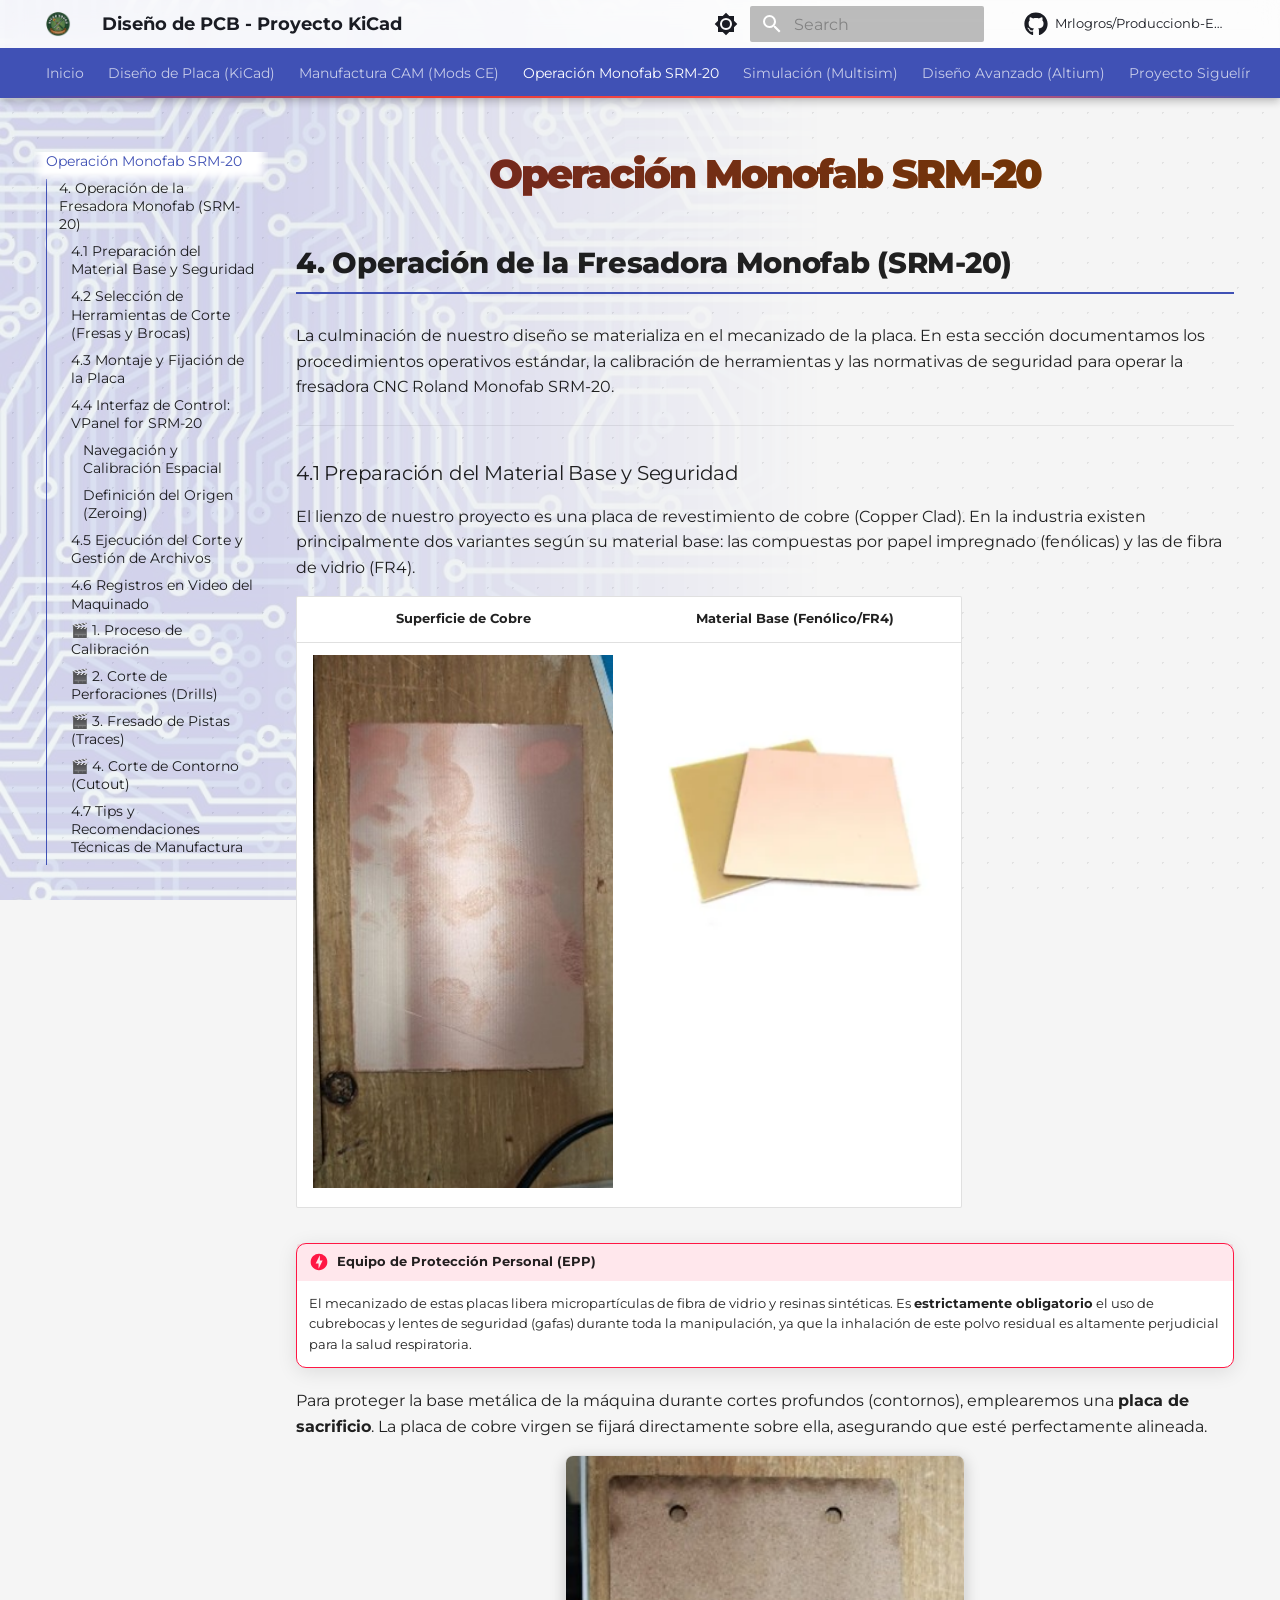
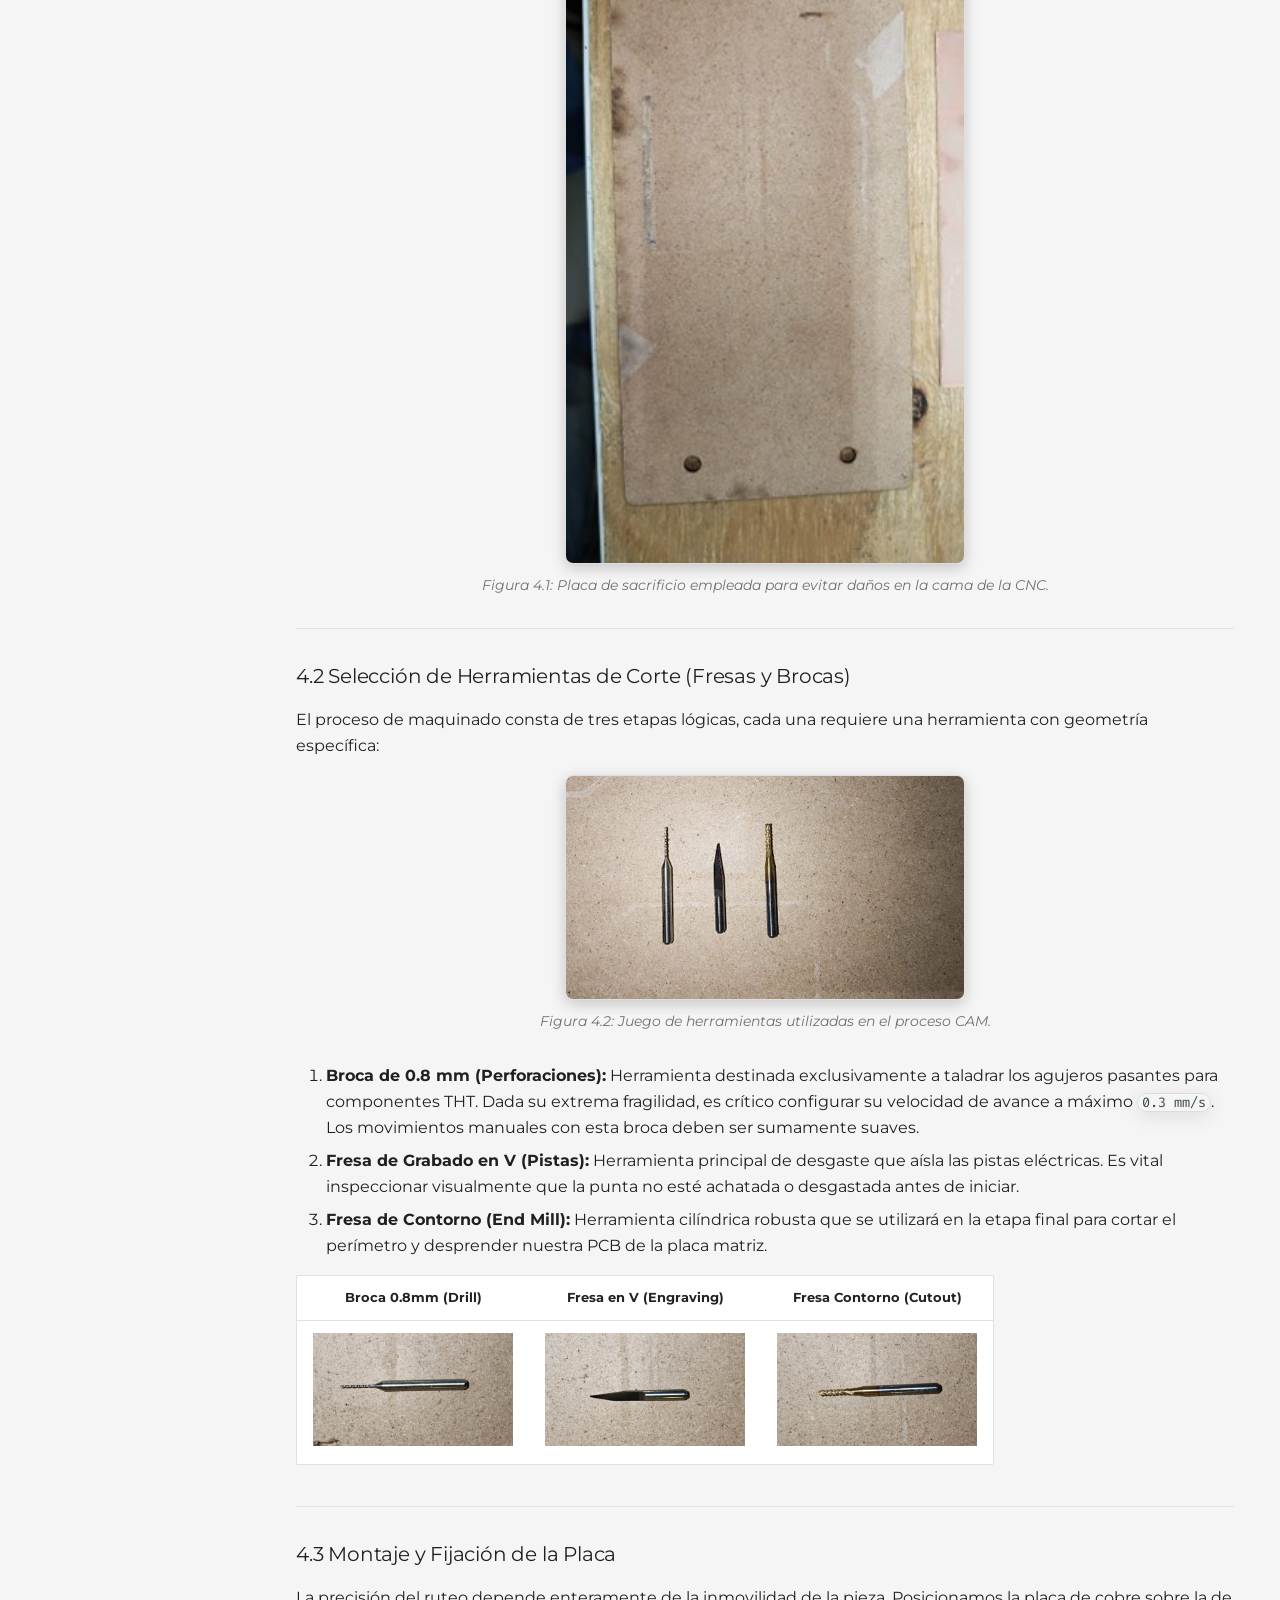
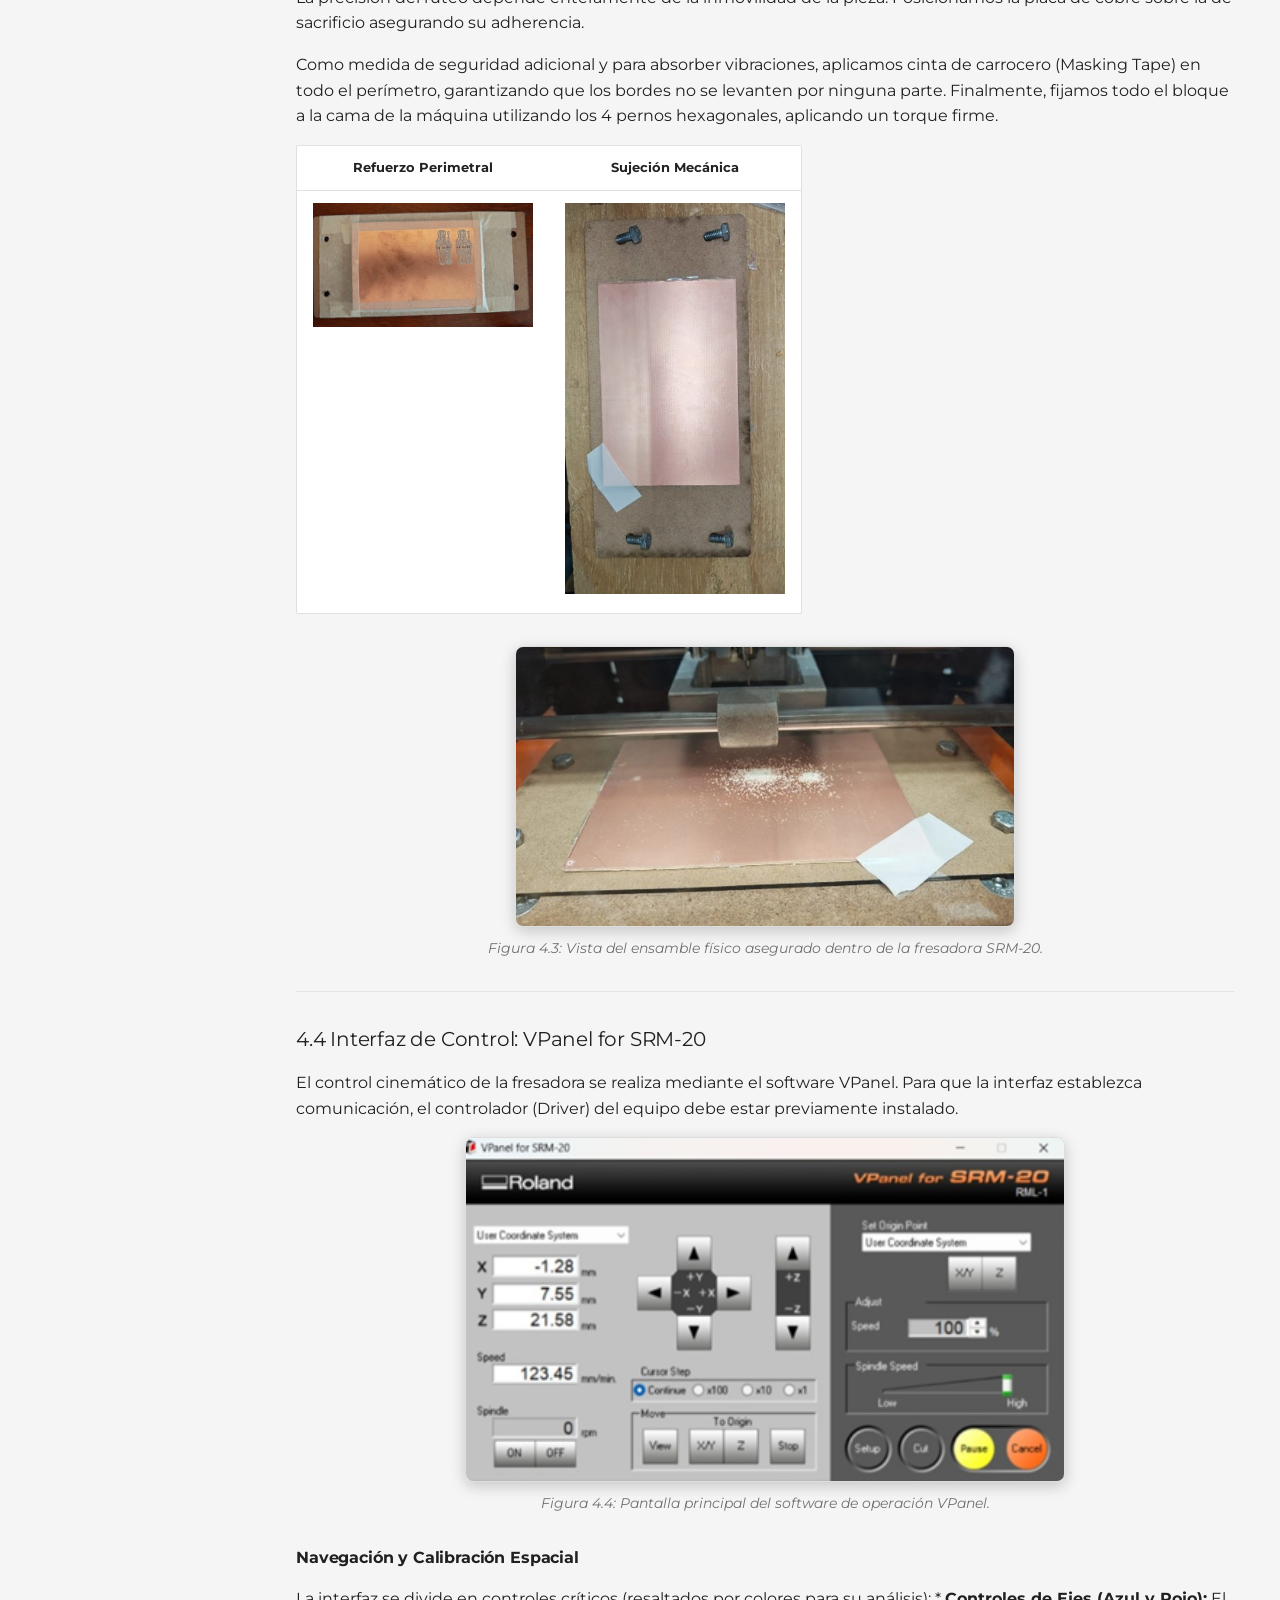
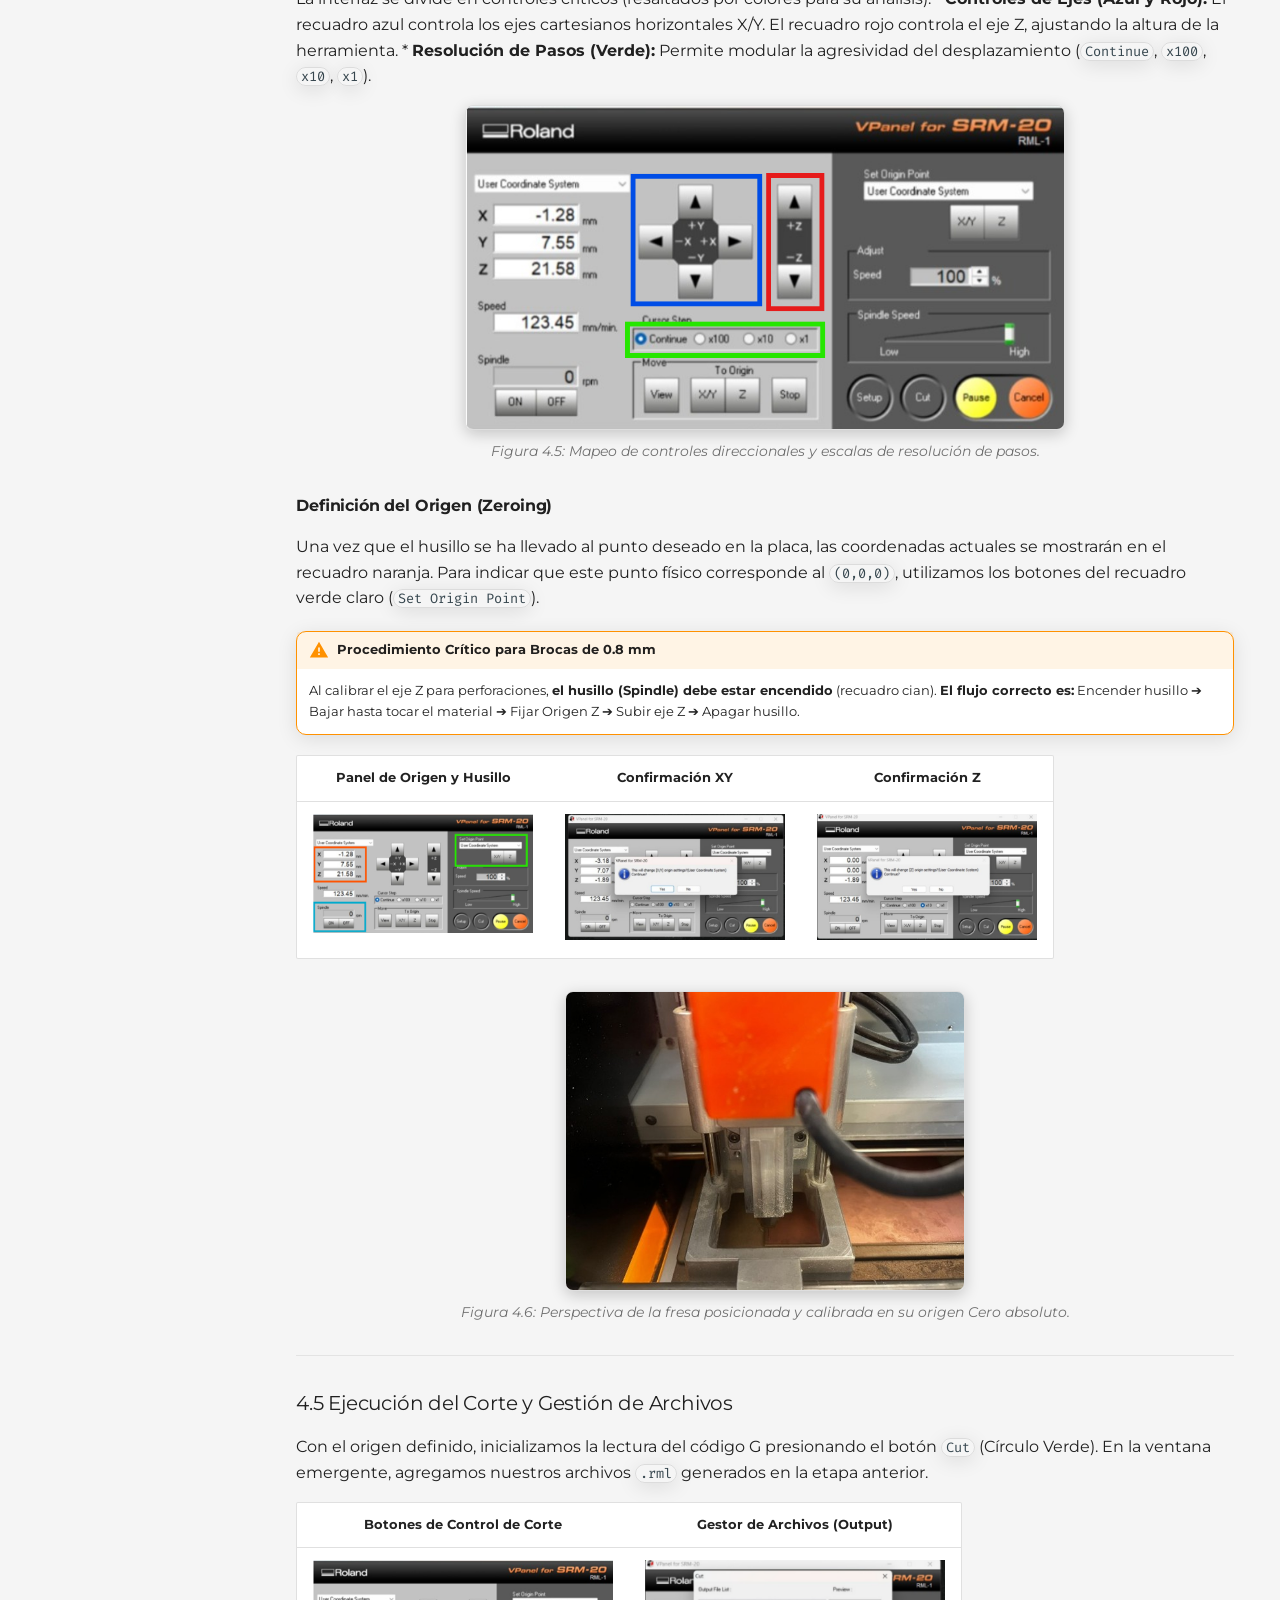
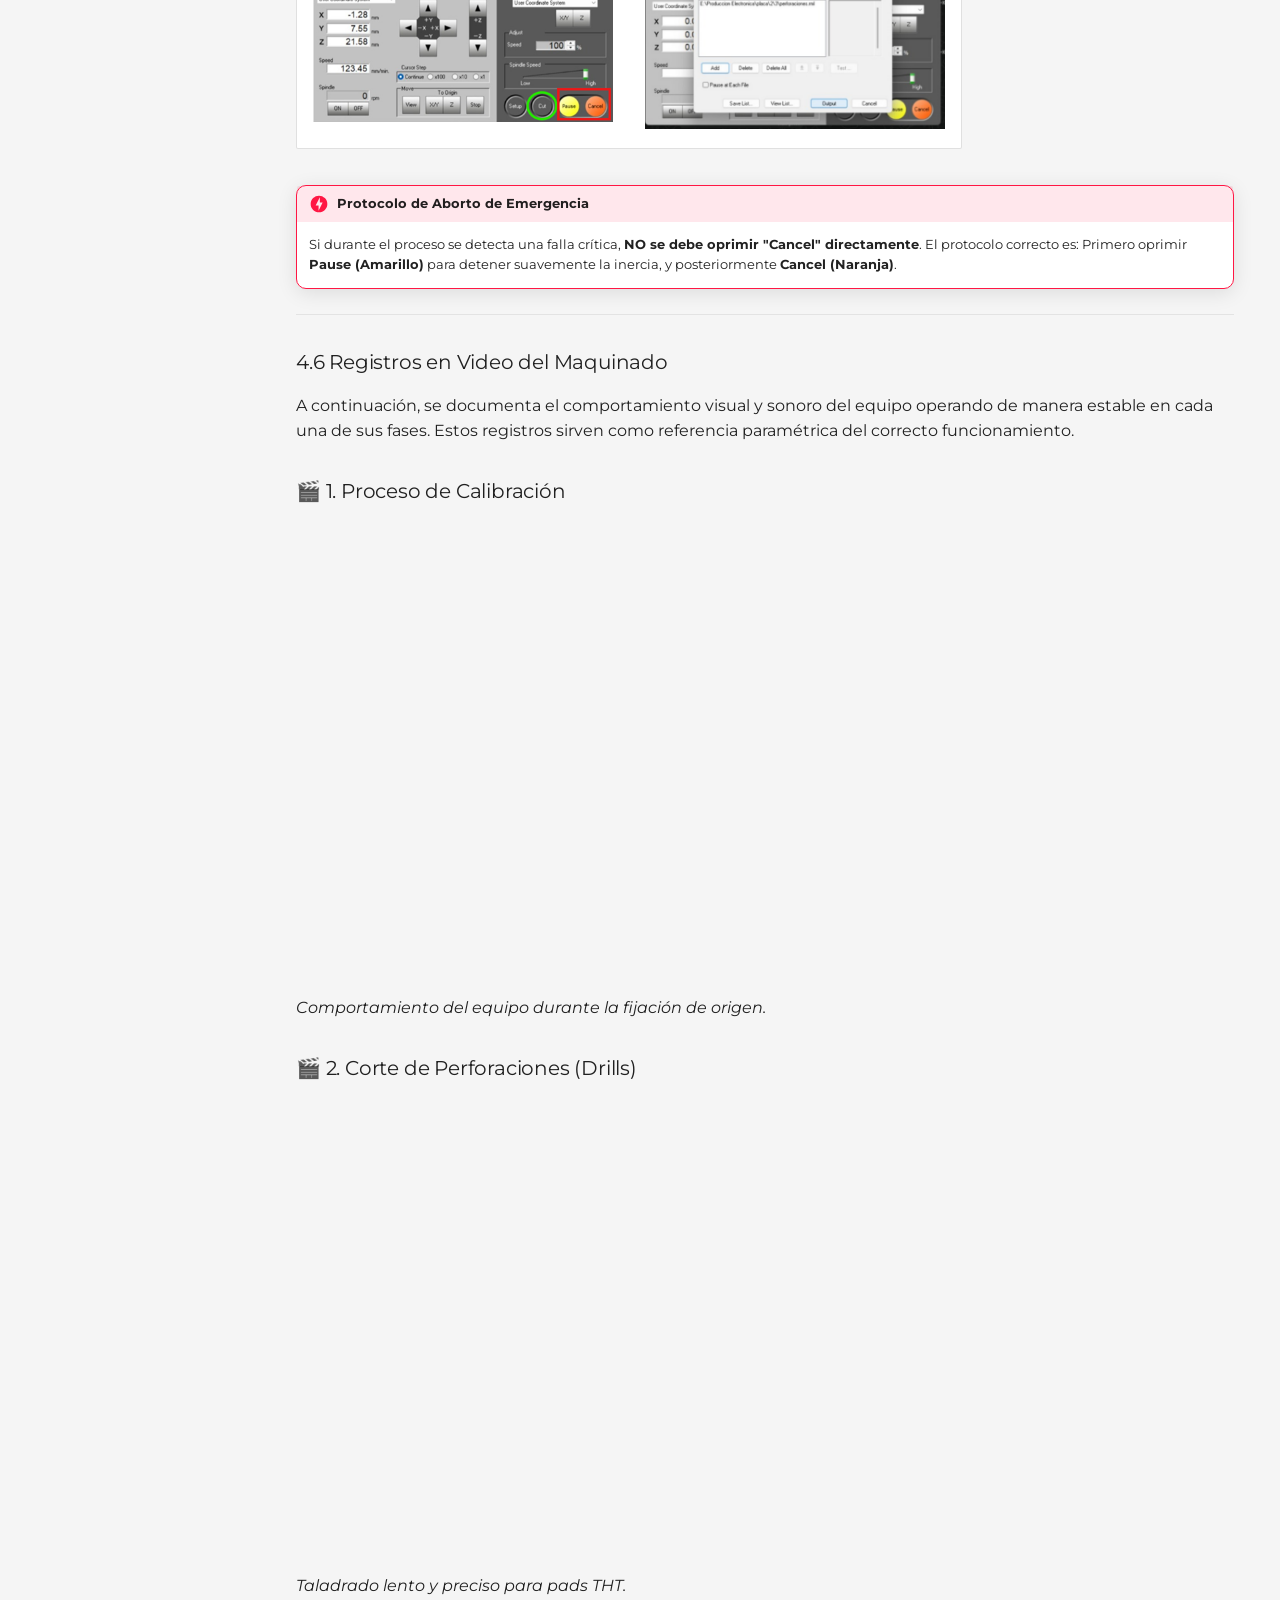
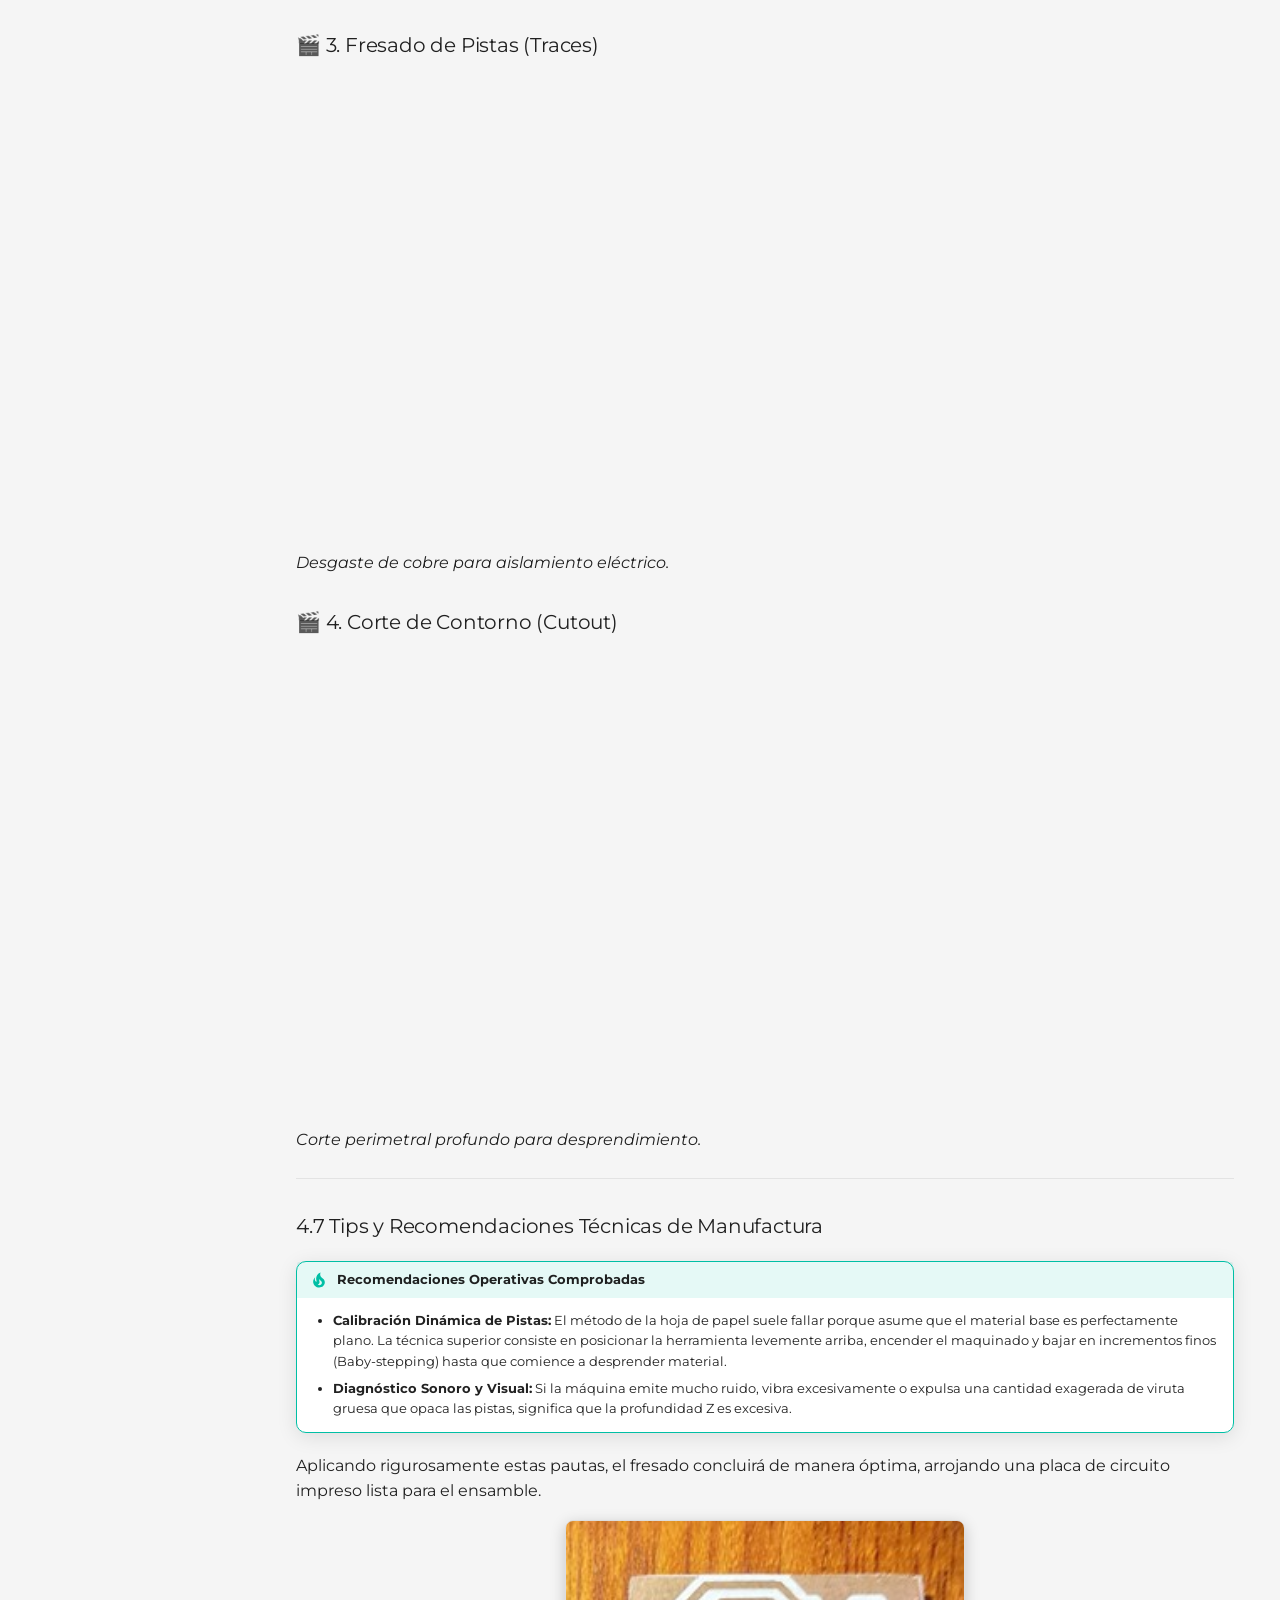
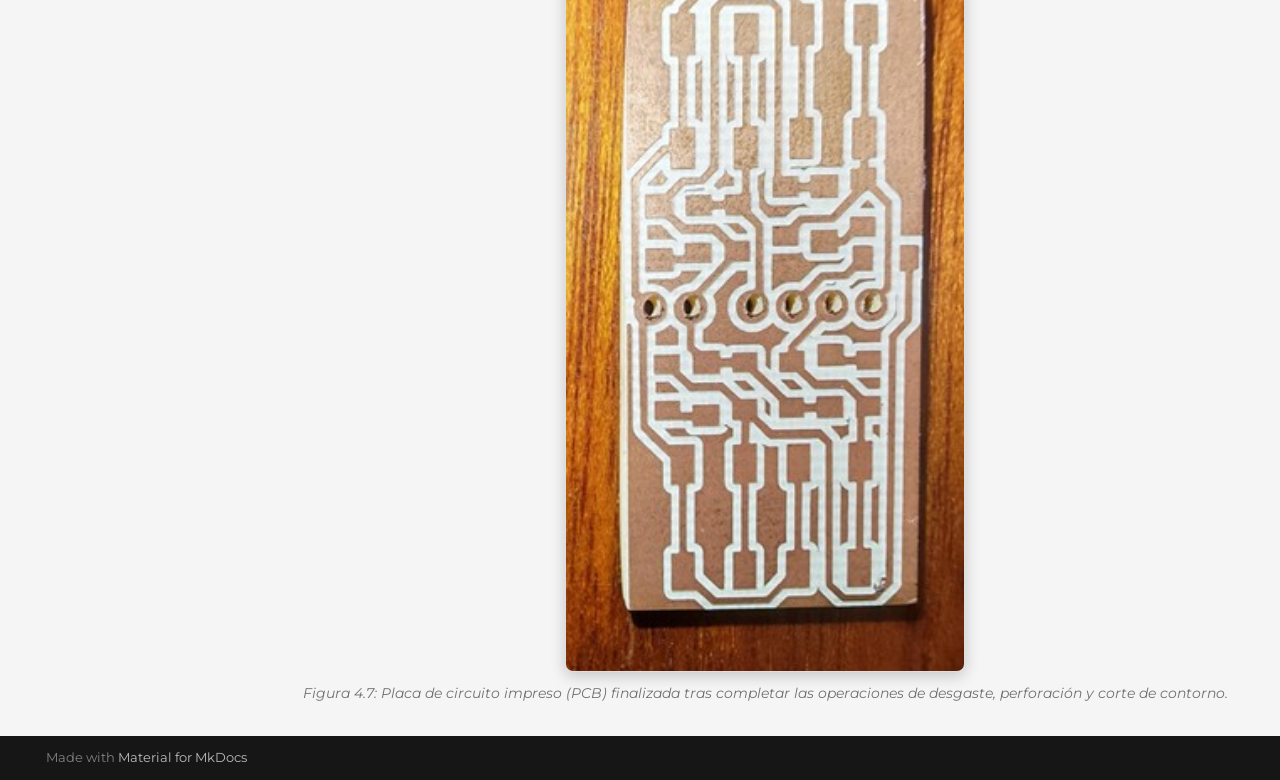
<file: monofab/index.html>
<!doctype html>
<html lang="en" class="no-js">
  <head>
    
      <meta charset="utf-8">
      <meta name="viewport" content="width=device-width,initial-scale=1">
      
        <meta name="description" content="Documentación técnica del diseño y ruteo de circuito impreso.">
      
      
        <meta name="author" content="Tu Nombre">
      
      
      
        <link rel="prev" href="../mods-ce/">
      
      
        <link rel="next" href="../multisim/">
      
      
        
      
      
      <link rel="icon" href="../material/developer-board">
      <meta name="generator" content="mkdocs-1.6.1, mkdocs-material-9.7.7">
    
    
      
        <title>Operación Monofab SRM-20 - Diseño de PCB - Proyecto KiCad</title>
      
    
    
      <link rel="stylesheet" href="../assets/stylesheets/main.ec1eaa64.min.css">
      
        
        <link rel="stylesheet" href="../assets/stylesheets/palette.ab4e12ef.min.css">
      
      


    
    
      
    
    
      
        
        
        <link rel="preconnect" href="https://fonts.gstatic.com" crossorigin>
        <link rel="stylesheet" href="https://fonts.googleapis.com/css?family=Montserrat:300,300i,400,400i,700,700i%7CFira+Code:400,400i,700,700i&display=fallback">
        <style>:root{--md-text-font:"Montserrat";--md-code-font:"Fira Code"}</style>
      
    
    
      <link rel="stylesheet" href="../stylesheets/custom.css">
    
    <script>__md_scope=new URL("..",location),__md_hash=e=>[...e].reduce(((e,_)=>(e<<5)-e+_.charCodeAt(0)),0),__md_get=(e,_=localStorage,t=__md_scope)=>JSON.parse(_.getItem(t.pathname+"."+e)),__md_set=(e,_,t=localStorage,a=__md_scope)=>{try{t.setItem(a.pathname+"."+e,JSON.stringify(_))}catch(e){}}</script>
    
      

    
    
  </head>
  
  
    
    
      
    
    
    
    
    <body dir="ltr" data-md-color-scheme="slate" data-md-color-primary="indigo" data-md-color-accent="amber">
  
    
    <input class="md-toggle" data-md-toggle="drawer" type="checkbox" id="__drawer" autocomplete="off">
    <input class="md-toggle" data-md-toggle="search" type="checkbox" id="__search" autocomplete="off">
    <label class="md-overlay" for="__drawer"></label>
    <div data-md-component="skip">
      
        
        <a href="#4-operacion-de-la-fresadora-monofab-srm-20" class="md-skip">
          Skip to content
        </a>
      
    </div>
    <div data-md-component="announce">
      
    </div>
    
    
      

  

<header class="md-header md-header--shadow md-header--lifted" data-md-component="header">
  <nav class="md-header__inner md-grid" aria-label="Header">
    <a href=".." title="Diseño de PCB - Proyecto KiCad" class="md-header__button md-logo" aria-label="Diseño de PCB - Proyecto KiCad" data-md-component="logo">
      
  <img src="../img/logo.png" alt="logo">

    </a>
    <label class="md-header__button md-icon" for="__drawer">
      
      <svg xmlns="http://www.w3.org/2000/svg" viewBox="0 0 24 24"><path d="M3 6h18v2H3zm0 5h18v2H3zm0 5h18v2H3z"/></svg>
    </label>
    <div class="md-header__title" data-md-component="header-title">
      <div class="md-header__ellipsis">
        <div class="md-header__topic">
          <span class="md-ellipsis">
            Diseño de PCB - Proyecto KiCad
          </span>
        </div>
        <div class="md-header__topic" data-md-component="header-topic">
          <span class="md-ellipsis">
            
              Operación Monofab SRM-20
            
          </span>
        </div>
      </div>
    </div>
    
      
        <form class="md-header__option" data-md-component="palette">
  
    
    
    
    <input class="md-option" data-md-color-media="(prefers-color-scheme: dark)" data-md-color-scheme="slate" data-md-color-primary="indigo" data-md-color-accent="amber"  aria-label="Cambiar a modo claro"  type="radio" name="__palette" id="__palette_0">
    
      <label class="md-header__button md-icon" title="Cambiar a modo claro" for="__palette_1" hidden>
        <svg xmlns="http://www.w3.org/2000/svg" viewBox="0 0 24 24"><path d="M12 18c-.89 0-1.74-.2-2.5-.55C11.56 16.5 13 14.42 13 12s-1.44-4.5-3.5-5.45C10.26 6.2 11.11 6 12 6a6 6 0 0 1 6 6 6 6 0 0 1-6 6m8-9.31V4h-4.69L12 .69 8.69 4H4v4.69L.69 12 4 15.31V20h4.69L12 23.31 15.31 20H20v-4.69L23.31 12z"/></svg>
      </label>
    
  
    
    
    
    <input class="md-option" data-md-color-media="(prefers-color-scheme: light)" data-md-color-scheme="default" data-md-color-primary="indigo" data-md-color-accent="amber"  aria-label="Cambiar a modo oscuro"  type="radio" name="__palette" id="__palette_1">
    
      <label class="md-header__button md-icon" title="Cambiar a modo oscuro" for="__palette_0" hidden>
        <svg xmlns="http://www.w3.org/2000/svg" viewBox="0 0 24 24"><path d="M12 8a4 4 0 0 0-4 4 4 4 0 0 0 4 4 4 4 0 0 0 4-4 4 4 0 0 0-4-4m0 10a6 6 0 0 1-6-6 6 6 0 0 1 6-6 6 6 0 0 1 6 6 6 6 0 0 1-6 6m8-9.31V4h-4.69L12 .69 8.69 4H4v4.69L.69 12 4 15.31V20h4.69L12 23.31 15.31 20H20v-4.69L23.31 12z"/></svg>
      </label>
    
  
</form>
      
    
    
      <script>var palette=__md_get("__palette");if(palette&&palette.color){if("(prefers-color-scheme)"===palette.color.media){var media=matchMedia("(prefers-color-scheme: light)"),input=document.querySelector(media.matches?"[data-md-color-media='(prefers-color-scheme: light)']":"[data-md-color-media='(prefers-color-scheme: dark)']");palette.color.media=input.getAttribute("data-md-color-media"),palette.color.scheme=input.getAttribute("data-md-color-scheme"),palette.color.primary=input.getAttribute("data-md-color-primary"),palette.color.accent=input.getAttribute("data-md-color-accent")}for(var[key,value]of Object.entries(palette.color))document.body.setAttribute("data-md-color-"+key,value)}</script>
    
    
    
      
      
        <label class="md-header__button md-icon" for="__search">
          
          <svg xmlns="http://www.w3.org/2000/svg" viewBox="0 0 24 24"><path d="M9.5 3A6.5 6.5 0 0 1 16 9.5c0 1.61-.59 3.09-1.56 4.23l.27.27h.79l5 5-1.5 1.5-5-5v-.79l-.27-.27A6.52 6.52 0 0 1 9.5 16 6.5 6.5 0 0 1 3 9.5 6.5 6.5 0 0 1 9.5 3m0 2C7 5 5 7 5 9.5S7 14 9.5 14 14 12 14 9.5 12 5 9.5 5"/></svg>
        </label>
        <div class="md-search" data-md-component="search" role="dialog">
  <label class="md-search__overlay" for="__search"></label>
  <div class="md-search__inner" role="search">
    <form class="md-search__form" name="search">
      <input type="text" class="md-search__input" name="query" aria-label="Search" placeholder="Search" autocapitalize="off" autocorrect="off" autocomplete="off" spellcheck="false" data-md-component="search-query" required>
      <label class="md-search__icon md-icon" for="__search">
        
        <svg xmlns="http://www.w3.org/2000/svg" viewBox="0 0 24 24"><path d="M9.5 3A6.5 6.5 0 0 1 16 9.5c0 1.61-.59 3.09-1.56 4.23l.27.27h.79l5 5-1.5 1.5-5-5v-.79l-.27-.27A6.52 6.52 0 0 1 9.5 16 6.5 6.5 0 0 1 3 9.5 6.5 6.5 0 0 1 9.5 3m0 2C7 5 5 7 5 9.5S7 14 9.5 14 14 12 14 9.5 12 5 9.5 5"/></svg>
        
        <svg xmlns="http://www.w3.org/2000/svg" viewBox="0 0 24 24"><path d="M20 11v2H8l5.5 5.5-1.42 1.42L4.16 12l7.92-7.92L13.5 5.5 8 11z"/></svg>
      </label>
      <nav class="md-search__options" aria-label="Search">
        
        <button type="reset" class="md-search__icon md-icon" title="Clear" aria-label="Clear" tabindex="-1">
          
          <svg xmlns="http://www.w3.org/2000/svg" viewBox="0 0 24 24"><path d="M19 6.41 17.59 5 12 10.59 6.41 5 5 6.41 10.59 12 5 17.59 6.41 19 12 13.41 17.59 19 19 17.59 13.41 12z"/></svg>
        </button>
      </nav>
      
    </form>
    <div class="md-search__output">
      <div class="md-search__scrollwrap" tabindex="0" data-md-scrollfix>
        <div class="md-search-result" data-md-component="search-result">
          <div class="md-search-result__meta">
            Initializing search
          </div>
          <ol class="md-search-result__list" role="presentation"></ol>
        </div>
      </div>
    </div>
  </div>
</div>
      
    
    
      <div class="md-header__source">
        <a href="https://github.com/Mrlogros/Produccionb-Electronica" title="Go to repository" class="md-source" data-md-component="source">
  <div class="md-source__icon md-icon">
    
    <svg xmlns="http://www.w3.org/2000/svg" viewBox="0 0 512 512"><!--! Font Awesome Free 7.1.0 by @fontawesome - https://fontawesome.com License - https://fontawesome.com/license/free (Icons: CC BY 4.0, Fonts: SIL OFL 1.1, Code: MIT License) Copyright 2025 Fonticons, Inc.--><path d="M173.9 397.4c0 2-2.3 3.6-5.2 3.6-3.3.3-5.6-1.3-5.6-3.6 0-2 2.3-3.6 5.2-3.6 3-.3 5.6 1.3 5.6 3.6m-31.1-4.5c-.7 2 1.3 4.3 4.3 4.9 2.6 1 5.6 0 6.2-2s-1.3-4.3-4.3-5.2c-2.6-.7-5.5.3-6.2 2.3m44.2-1.7c-2.9.7-4.9 2.6-4.6 4.9.3 2 2.9 3.3 5.9 2.6 2.9-.7 4.9-2.6 4.6-4.6-.3-1.9-3-3.2-5.9-2.9M252.8 8C114.1 8 8 113.3 8 252c0 110.9 69.8 205.8 169.5 239.2 12.8 2.3 17.3-5.6 17.3-12.1 0-6.2-.3-40.4-.3-61.4 0 0-70 15-84.7-29.8 0 0-11.4-29.1-27.8-36.6 0 0-22.9-15.7 1.6-15.4 0 0 24.9 2 38.6 25.8 21.9 38.6 58.6 27.5 72.9 20.9 2.3-16 8.8-27.1 16-33.7-55.9-6.2-112.3-14.3-112.3-110.5 0-27.5 7.6-41.3 23.6-58.9-2.6-6.5-11.1-33.3 2.6-67.9 20.9-6.5 69 27 69 27 20-5.6 41.5-8.5 62.8-8.5s42.8 2.9 62.8 8.5c0 0 48.1-33.6 69-27 13.7 34.7 5.2 61.4 2.6 67.9 16 17.7 25.8 31.5 25.8 58.9 0 96.5-58.9 104.2-114.8 110.5 9.2 7.9 17 22.9 17 46.4 0 33.7-.3 75.4-.3 83.6 0 6.5 4.6 14.4 17.3 12.1C436.2 457.8 504 362.9 504 252 504 113.3 391.5 8 252.8 8M105.2 352.9c-1.3 1-1 3.3.7 5.2 1.6 1.6 3.9 2.3 5.2 1 1.3-1 1-3.3-.7-5.2-1.6-1.6-3.9-2.3-5.2-1m-10.8-8.1c-.7 1.3.3 2.9 2.3 3.9 1.6 1 3.6.7 4.3-.7.7-1.3-.3-2.9-2.3-3.9-2-.6-3.6-.3-4.3.7m32.4 35.6c-1.6 1.3-1 4.3 1.3 6.2 2.3 2.3 5.2 2.6 6.5 1 1.3-1.3.7-4.3-1.3-6.2-2.2-2.3-5.2-2.6-6.5-1m-11.4-14.7c-1.6 1-1.6 3.6 0 5.9s4.3 3.3 5.6 2.3c1.6-1.3 1.6-3.9 0-6.2-1.4-2.3-4-3.3-5.6-2"/></svg>
  </div>
  <div class="md-source__repository">
    Mrlogros/Produccionb-Electronica
  </div>
</a>
      </div>
    
  </nav>
  
    
      
<nav class="md-tabs" aria-label="Tabs" data-md-component="tabs">
  <div class="md-grid">
    <ul class="md-tabs__list">
      
        
  
  
  
  
    <li class="md-tabs__item">
      <a href=".." class="md-tabs__link">
        
  
  
    
  
  Inicio

      </a>
    </li>
  

      
        
  
  
  
  
    <li class="md-tabs__item">
      <a href="../diseno-kicad/" class="md-tabs__link">
        
  
  
    
  
  Diseño de Placa (KiCad)

      </a>
    </li>
  

      
        
  
  
  
  
    <li class="md-tabs__item">
      <a href="../mods-ce/" class="md-tabs__link">
        
  
  
    
  
  Manufactura CAM (Mods CE)

      </a>
    </li>
  

      
        
  
  
  
    
  
  
    <li class="md-tabs__item md-tabs__item--active">
      <a href="./" class="md-tabs__link">
        
  
  
    
  
  Operación Monofab SRM-20

      </a>
    </li>
  

      
        
  
  
  
  
    <li class="md-tabs__item">
      <a href="../multisim/" class="md-tabs__link">
        
  
  
    
  
  Simulación (Multisim)

      </a>
    </li>
  

      
        
  
  
  
  
    <li class="md-tabs__item">
      <a href="../altium/" class="md-tabs__link">
        
  
  
    
  
  Diseño Avanzado (Altium)

      </a>
    </li>
  

      
        
  
  
  
  
    <li class="md-tabs__item">
      <a href="../siguelineas/" class="md-tabs__link">
        
  
  
    
  
  Proyecto Siguelíneas

      </a>
    </li>
  

      
        
  
  
  
  
    <li class="md-tabs__item">
      <a href="../recursos/" class="md-tabs__link">
        
  
  
    
  
  Referencias

      </a>
    </li>
  

      
    </ul>
  </div>
</nav>
    
  
</header>
    
    <div class="md-container" data-md-component="container">
      
      
        
      
      <main class="md-main" data-md-component="main">
        <div class="md-main__inner md-grid">
          
            
              
              <div class="md-sidebar md-sidebar--primary" data-md-component="sidebar" data-md-type="navigation" >
                <div class="md-sidebar__scrollwrap">
                  <div class="md-sidebar__inner">
                    


  


  

<nav class="md-nav md-nav--primary md-nav--lifted md-nav--integrated" aria-label="Navigation" data-md-level="0">
  <label class="md-nav__title" for="__drawer">
    <a href=".." title="Diseño de PCB - Proyecto KiCad" class="md-nav__button md-logo" aria-label="Diseño de PCB - Proyecto KiCad" data-md-component="logo">
      
  <img src="../img/logo.png" alt="logo">

    </a>
    Diseño de PCB - Proyecto KiCad
  </label>
  
    <div class="md-nav__source">
      <a href="https://github.com/Mrlogros/Produccionb-Electronica" title="Go to repository" class="md-source" data-md-component="source">
  <div class="md-source__icon md-icon">
    
    <svg xmlns="http://www.w3.org/2000/svg" viewBox="0 0 512 512"><!--! Font Awesome Free 7.1.0 by @fontawesome - https://fontawesome.com License - https://fontawesome.com/license/free (Icons: CC BY 4.0, Fonts: SIL OFL 1.1, Code: MIT License) Copyright 2025 Fonticons, Inc.--><path d="M173.9 397.4c0 2-2.3 3.6-5.2 3.6-3.3.3-5.6-1.3-5.6-3.6 0-2 2.3-3.6 5.2-3.6 3-.3 5.6 1.3 5.6 3.6m-31.1-4.5c-.7 2 1.3 4.3 4.3 4.9 2.6 1 5.6 0 6.2-2s-1.3-4.3-4.3-5.2c-2.6-.7-5.5.3-6.2 2.3m44.2-1.7c-2.9.7-4.9 2.6-4.6 4.9.3 2 2.9 3.3 5.9 2.6 2.9-.7 4.9-2.6 4.6-4.6-.3-1.9-3-3.2-5.9-2.9M252.8 8C114.1 8 8 113.3 8 252c0 110.9 69.8 205.8 169.5 239.2 12.8 2.3 17.3-5.6 17.3-12.1 0-6.2-.3-40.4-.3-61.4 0 0-70 15-84.7-29.8 0 0-11.4-29.1-27.8-36.6 0 0-22.9-15.7 1.6-15.4 0 0 24.9 2 38.6 25.8 21.9 38.6 58.6 27.5 72.9 20.9 2.3-16 8.8-27.1 16-33.7-55.9-6.2-112.3-14.3-112.3-110.5 0-27.5 7.6-41.3 23.6-58.9-2.6-6.5-11.1-33.3 2.6-67.9 20.9-6.5 69 27 69 27 20-5.6 41.5-8.5 62.8-8.5s42.8 2.9 62.8 8.5c0 0 48.1-33.6 69-27 13.7 34.7 5.2 61.4 2.6 67.9 16 17.7 25.8 31.5 25.8 58.9 0 96.5-58.9 104.2-114.8 110.5 9.2 7.9 17 22.9 17 46.4 0 33.7-.3 75.4-.3 83.6 0 6.5 4.6 14.4 17.3 12.1C436.2 457.8 504 362.9 504 252 504 113.3 391.5 8 252.8 8M105.2 352.9c-1.3 1-1 3.3.7 5.2 1.6 1.6 3.9 2.3 5.2 1 1.3-1 1-3.3-.7-5.2-1.6-1.6-3.9-2.3-5.2-1m-10.8-8.1c-.7 1.3.3 2.9 2.3 3.9 1.6 1 3.6.7 4.3-.7.7-1.3-.3-2.9-2.3-3.9-2-.6-3.6-.3-4.3.7m32.4 35.6c-1.6 1.3-1 4.3 1.3 6.2 2.3 2.3 5.2 2.6 6.5 1 1.3-1.3.7-4.3-1.3-6.2-2.2-2.3-5.2-2.6-6.5-1m-11.4-14.7c-1.6 1-1.6 3.6 0 5.9s4.3 3.3 5.6 2.3c1.6-1.3 1.6-3.9 0-6.2-1.4-2.3-4-3.3-5.6-2"/></svg>
  </div>
  <div class="md-source__repository">
    Mrlogros/Produccionb-Electronica
  </div>
</a>
    </div>
  
  <ul class="md-nav__list" data-md-scrollfix>
    
      
      
  
  
  
  
    <li class="md-nav__item">
      <a href=".." class="md-nav__link">
        
  
  
  <span class="md-ellipsis">
    
  
    Inicio
  

    
  </span>
  
  

      </a>
    </li>
  

    
      
      
  
  
  
  
    <li class="md-nav__item">
      <a href="../diseno-kicad/" class="md-nav__link">
        
  
  
  <span class="md-ellipsis">
    
  
    Diseño de Placa (KiCad)
  

    
  </span>
  
  

      </a>
    </li>
  

    
      
      
  
  
  
  
    <li class="md-nav__item">
      <a href="../mods-ce/" class="md-nav__link">
        
  
  
  <span class="md-ellipsis">
    
  
    Manufactura CAM (Mods CE)
  

    
  </span>
  
  

      </a>
    </li>
  

    
      
      
  
  
    
  
  
  
    <li class="md-nav__item md-nav__item--active">
      
      <input class="md-nav__toggle md-toggle" type="checkbox" id="__toc">
      
      
      
        <label class="md-nav__link md-nav__link--active" for="__toc">
          
  
  
  <span class="md-ellipsis">
    
  
    Operación Monofab SRM-20
  

    
  </span>
  
  

          <span class="md-nav__icon md-icon"></span>
        </label>
      
      <a href="./" class="md-nav__link md-nav__link--active">
        
  
  
  <span class="md-ellipsis">
    
  
    Operación Monofab SRM-20
  

    
  </span>
  
  

      </a>
      
        

<nav class="md-nav md-nav--secondary" aria-label="Table of contents">
  
  
  
  
    <label class="md-nav__title" for="__toc">
      <span class="md-nav__icon md-icon"></span>
      Table of contents
    </label>
    <ul class="md-nav__list" data-md-component="toc" data-md-scrollfix>
      
        <li class="md-nav__item">
  <a href="#4-operacion-de-la-fresadora-monofab-srm-20" class="md-nav__link">
    <span class="md-ellipsis">
      
        4. Operación de la Fresadora Monofab (SRM-20)
      
    </span>
  </a>
  
    <nav class="md-nav" aria-label="4. Operación de la Fresadora Monofab (SRM-20)">
      <ul class="md-nav__list">
        
          <li class="md-nav__item">
  <a href="#41-preparacion-del-material-base-y-seguridad" class="md-nav__link">
    <span class="md-ellipsis">
      
        4.1 Preparación del Material Base y Seguridad
      
    </span>
  </a>
  
</li>
        
          <li class="md-nav__item">
  <a href="#42-seleccion-de-herramientas-de-corte-fresas-y-brocas" class="md-nav__link">
    <span class="md-ellipsis">
      
        4.2 Selección de Herramientas de Corte (Fresas y Brocas)
      
    </span>
  </a>
  
</li>
        
          <li class="md-nav__item">
  <a href="#43-montaje-y-fijacion-de-la-placa" class="md-nav__link">
    <span class="md-ellipsis">
      
        4.3 Montaje y Fijación de la Placa
      
    </span>
  </a>
  
</li>
        
          <li class="md-nav__item">
  <a href="#44-interfaz-de-control-vpanel-for-srm-20" class="md-nav__link">
    <span class="md-ellipsis">
      
        4.4 Interfaz de Control: VPanel for SRM-20
      
    </span>
  </a>
  
    <nav class="md-nav" aria-label="4.4 Interfaz de Control: VPanel for SRM-20">
      <ul class="md-nav__list">
        
          <li class="md-nav__item">
  <a href="#navegacion-y-calibracion-espacial" class="md-nav__link">
    <span class="md-ellipsis">
      
        Navegación y Calibración Espacial
      
    </span>
  </a>
  
</li>
        
          <li class="md-nav__item">
  <a href="#definicion-del-origen-zeroing" class="md-nav__link">
    <span class="md-ellipsis">
      
        Definición del Origen (Zeroing)
      
    </span>
  </a>
  
</li>
        
      </ul>
    </nav>
  
</li>
        
          <li class="md-nav__item">
  <a href="#45-ejecucion-del-corte-y-gestion-de-archivos" class="md-nav__link">
    <span class="md-ellipsis">
      
        4.5 Ejecución del Corte y Gestión de Archivos
      
    </span>
  </a>
  
</li>
        
          <li class="md-nav__item">
  <a href="#46-registros-en-video-del-maquinado" class="md-nav__link">
    <span class="md-ellipsis">
      
        4.6 Registros en Video del Maquinado
      
    </span>
  </a>
  
</li>
        
          <li class="md-nav__item">
  <a href="#1-proceso-de-calibracion" class="md-nav__link">
    <span class="md-ellipsis">
      
        🎬 1. Proceso de Calibración
      
    </span>
  </a>
  
</li>
        
          <li class="md-nav__item">
  <a href="#2-corte-de-perforaciones-drills" class="md-nav__link">
    <span class="md-ellipsis">
      
        🎬 2. Corte de Perforaciones (Drills)
      
    </span>
  </a>
  
</li>
        
          <li class="md-nav__item">
  <a href="#3-fresado-de-pistas-traces" class="md-nav__link">
    <span class="md-ellipsis">
      
        🎬 3. Fresado de Pistas (Traces)
      
    </span>
  </a>
  
</li>
        
          <li class="md-nav__item">
  <a href="#4-corte-de-contorno-cutout" class="md-nav__link">
    <span class="md-ellipsis">
      
        🎬 4. Corte de Contorno (Cutout)
      
    </span>
  </a>
  
</li>
        
          <li class="md-nav__item">
  <a href="#47-tips-y-recomendaciones-tecnicas-de-manufactura" class="md-nav__link">
    <span class="md-ellipsis">
      
        4.7 Tips y Recomendaciones Técnicas de Manufactura
      
    </span>
  </a>
  
</li>
        
      </ul>
    </nav>
  
</li>
      
    </ul>
  
</nav>
      
    </li>
  

    
      
      
  
  
  
  
    <li class="md-nav__item">
      <a href="../multisim/" class="md-nav__link">
        
  
  
  <span class="md-ellipsis">
    
  
    Simulación (Multisim)
  

    
  </span>
  
  

      </a>
    </li>
  

    
      
      
  
  
  
  
    <li class="md-nav__item">
      <a href="../altium/" class="md-nav__link">
        
  
  
  <span class="md-ellipsis">
    
  
    Diseño Avanzado (Altium)
  

    
  </span>
  
  

      </a>
    </li>
  

    
      
      
  
  
  
  
    <li class="md-nav__item">
      <a href="../siguelineas/" class="md-nav__link">
        
  
  
  <span class="md-ellipsis">
    
  
    Proyecto Siguelíneas
  

    
  </span>
  
  

      </a>
    </li>
  

    
      
      
  
  
  
  
    <li class="md-nav__item">
      <a href="../recursos/" class="md-nav__link">
        
  
  
  <span class="md-ellipsis">
    
  
    Referencias
  

    
  </span>
  
  

      </a>
    </li>
  

    
  </ul>
</nav>
                  </div>
                </div>
              </div>
            
            
          
          
            <div class="md-content" data-md-component="content">
              
              <article class="md-content__inner md-typeset">
                
                  


  
  


  <h1>Operación Monofab SRM-20</h1>

<h2 id="4-operacion-de-la-fresadora-monofab-srm-20">4. Operación de la Fresadora Monofab (SRM-20)</h2>
<p>La culminación de nuestro diseño se materializa en el mecanizado de la placa. En esta sección documentamos los procedimientos operativos estándar, la calibración de herramientas y las normativas de seguridad para operar la fresadora CNC Roland Monofab SRM-20.</p>
<hr />
<h3 id="41-preparacion-del-material-base-y-seguridad">4.1 Preparación del Material Base y Seguridad</h3>
<p>El lienzo de nuestro proyecto es una placa de revestimiento de cobre (Copper Clad). En la industria existen principalmente dos variantes según su material base: las compuestas por papel impregnado (fenólicas) y las de fibra de vidrio (FR4). </p>
<table>
<thead>
<tr>
<th style="text-align: center;">Superficie de Cobre</th>
<th style="text-align: center;">Material Base (Fenólico/FR4)</th>
</tr>
</thead>
<tbody>
<tr>
<td style="text-align: center;"><img alt="Placa de cobre base" src="../img/fotos_monofab/Imagen1.jpg" width="300" /></td>
<td style="text-align: center;"><img alt="Variantes de placa base" src="../img/fotos_monofab/Imagen2.png" width="300" /></td>
</tr>
</tbody>
</table>
<div class="admonition danger">
<p class="admonition-title">Equipo de Protección Personal (EPP)</p>
<p>El mecanizado de estas placas libera micropartículas de fibra de vidrio y resinas sintéticas. Es <strong>estrictamente obligatorio</strong> el uso de cubrebocas y lentes de seguridad (gafas) durante toda la manipulación, ya que la inhalación de este polvo residual es altamente perjudicial para la salud respiratoria.</p>
</div>
<p>Para proteger la base metálica de la máquina durante cortes profundos (contornos), emplearemos una <strong>placa de sacrificio</strong>. La placa de cobre virgen se fijará directamente sobre ella, asegurando que esté perfectamente alineada.</p>
<p><img alt="Placa de sacrificio" src="../img/fotos_monofab/Imagen3.jpg" width="400" />
<em>Figura 4.1: Placa de sacrificio empleada para evitar daños en la cama de la CNC.</em></p>
<hr />
<h3 id="42-seleccion-de-herramientas-de-corte-fresas-y-brocas">4.2 Selección de Herramientas de Corte (Fresas y Brocas)</h3>
<p>El proceso de maquinado consta de tres etapas lógicas, cada una requiere una herramienta con geometría específica:</p>
<p><img alt="Set de herramientas de corte" src="../img/fotos_monofab/Imagen4.jpg" width="400" />
<em>Figura 4.2: Juego de herramientas utilizadas en el proceso CAM.</em></p>
<ol>
<li><strong>Broca de 0.8 mm (Perforaciones):</strong> Herramienta destinada exclusivamente a taladrar los agujeros pasantes para componentes THT. Dada su extrema fragilidad, es crítico configurar su velocidad de avance a máximo <code>0.3 mm/s</code>. Los movimientos manuales con esta broca deben ser sumamente suaves.</li>
<li><strong>Fresa de Grabado en V (Pistas):</strong> Herramienta principal de desgaste que aísla las pistas eléctricas. Es vital inspeccionar visualmente que la punta no esté achatada o desgastada antes de iniciar. </li>
<li><strong>Fresa de Contorno (End Mill):</strong> Herramienta cilíndrica robusta que se utilizará en la etapa final para cortar el perímetro y desprender nuestra PCB de la placa matriz.</li>
</ol>
<table>
<thead>
<tr>
<th style="text-align: center;">Broca 0.8mm (Drill)</th>
<th style="text-align: center;">Fresa en V (Engraving)</th>
<th style="text-align: center;">Fresa Contorno (Cutout)</th>
</tr>
</thead>
<tbody>
<tr>
<td style="text-align: center;"><img alt="Broca 0.8" src="../img/fotos_monofab/Imagen5.jpg" width="200" /></td>
<td style="text-align: center;"><img alt="Fresa en V" src="../img/fotos_monofab/Imagen6.jpg" width="200" /></td>
<td style="text-align: center;"><img alt="Fresa de contorno" src="../img/fotos_monofab/Imagen7.jpg" width="200" /></td>
</tr>
</tbody>
</table>
<hr />
<h3 id="43-montaje-y-fijacion-de-la-placa">4.3 Montaje y Fijación de la Placa</h3>
<p>La precisión del ruteo depende enteramente de la inmovilidad de la pieza. Posicionamos la placa de cobre sobre la de sacrificio asegurando su adherencia. </p>
<p>Como medida de seguridad adicional y para absorber vibraciones, aplicamos cinta de carrocero (Masking Tape) en todo el perímetro, garantizando que los bordes no se levanten por ninguna parte. Finalmente, fijamos todo el bloque a la cama de la máquina utilizando los 4 pernos hexagonales, aplicando un torque firme.</p>
<table>
<thead>
<tr>
<th style="text-align: center;">Refuerzo Perimetral</th>
<th style="text-align: center;">Sujeción Mecánica</th>
</tr>
</thead>
<tbody>
<tr>
<td style="text-align: center;"><img alt="Cinta de seguridad" src="../img/fotos_monofab/Imagen9.jpg" width="220" /></td>
<td style="text-align: center;"><img alt="Tornillos de sujeción" src="../img/fotos_monofab/Imagen10.jpg" width="220" /></td>
</tr>
</tbody>
</table>
<p><img alt="Vista interior SRM-20" src="../img/fotos_monofab/Imagen11.jpg" width="500" />
<em>Figura 4.3: Vista del ensamble físico asegurado dentro de la fresadora SRM-20.</em></p>
<hr />
<h3 id="44-interfaz-de-control-vpanel-for-srm-20">4.4 Interfaz de Control: VPanel for SRM-20</h3>
<p>El control cinemático de la fresadora se realiza mediante el software VPanel. Para que la interfaz establezca comunicación, el controlador (Driver) del equipo debe estar previamente instalado. </p>
<p><img alt="Interfaz Principal VPanel" src="../img/fotos_monofab/Imagen12.png" width="600" />
<em>Figura 4.4: Pantalla principal del software de operación VPanel.</em></p>
<h4 id="navegacion-y-calibracion-espacial">Navegación y Calibración Espacial</h4>
<p>La interfaz se divide en controles críticos (resaltados por colores para su análisis):
*   <strong>Controles de Ejes (Azul y Rojo):</strong> El recuadro azul controla los ejes cartesianos horizontales X/Y. El recuadro rojo controla el eje Z, ajustando la altura de la herramienta. 
*   <strong>Resolución de Pasos (Verde):</strong> Permite modular la agresividad del desplazamiento (<code>Continue</code>, <code>x100</code>, <code>x10</code>, <code>x1</code>). </p>
<p><img alt="Controles de Movimiento" src="../img/fotos_monofab/Imagen13.png" width="600" />
<em>Figura 4.5: Mapeo de controles direccionales y escalas de resolución de pasos.</em></p>
<h4 id="definicion-del-origen-zeroing">Definición del Origen (Zeroing)</h4>
<p>Una vez que el husillo se ha llevado al punto deseado en la placa, las coordenadas actuales se mostrarán en el recuadro naranja. Para indicar que este punto físico corresponde al <code>(0,0,0)</code>, utilizamos los botones del recuadro verde claro (<code>Set Origin Point</code>).</p>
<div class="admonition warning">
<p class="admonition-title">Procedimiento Crítico para Brocas de 0.8 mm</p>
<p>Al calibrar el eje Z para perforaciones, <strong>el husillo (Spindle) debe estar encendido</strong> (recuadro cian). 
<strong>El flujo correcto es:</strong> Encender husillo ➔ Bajar hasta tocar el material ➔ Fijar Origen Z ➔ Subir eje Z ➔ Apagar husillo. </p>
</div>
<table>
<thead>
<tr>
<th style="text-align: center;">Panel de Origen y Husillo</th>
<th style="text-align: center;">Confirmación XY</th>
<th style="text-align: center;">Confirmación Z</th>
</tr>
</thead>
<tbody>
<tr>
<td style="text-align: center;"><img alt="Panel de Origen" src="../img/fotos_monofab/Imagen14.png" width="220" /></td>
<td style="text-align: center;"><img alt="Confirmación XY" src="../img/fotos_monofab/Imagen15.jpg" width="220" /></td>
<td style="text-align: center;"><img alt="Confirmación Z" src="../img/fotos_monofab/Imagen16.png" width="220" /></td>
</tr>
</tbody>
</table>
<p><img alt="Máquina en Origen" src="../img/fotos_monofab/Imagen17.jpg" width="400" />
<em>Figura 4.6: Perspectiva de la fresa posicionada y calibrada en su origen Cero absoluto.</em></p>
<hr />
<h3 id="45-ejecucion-del-corte-y-gestion-de-archivos">4.5 Ejecución del Corte y Gestión de Archivos</h3>
<p>Con el origen definido, inicializamos la lectura del código G presionando el botón <code>Cut</code> (Círculo Verde). En la ventana emergente, agregamos nuestros archivos <code>.rml</code> generados en la etapa anterior. </p>
<table>
<thead>
<tr>
<th style="text-align: center;">Botones de Control de Corte</th>
<th style="text-align: center;">Gestor de Archivos (Output)</th>
</tr>
</thead>
<tbody>
<tr>
<td style="text-align: center;"><img alt="Botón Cut" src="../img/fotos_monofab/Imagen18.png" width="300" /></td>
<td style="text-align: center;"><img alt="Ventana de envío de código G" src="../img/fotos_monofab/Imagen19.png" width="300" /></td>
</tr>
</tbody>
</table>
<div class="admonition danger">
<p class="admonition-title">Protocolo de Aborto de Emergencia</p>
<p>Si durante el proceso se detecta una falla crítica, <strong>NO se debe oprimir "Cancel" directamente</strong>. 
El protocolo correcto es: Primero oprimir <strong>Pause (Amarillo)</strong> para detener suavemente la inercia, y posteriormente <strong>Cancel (Naranja)</strong>.</p>
</div>
<hr />
<h3 id="46-registros-en-video-del-maquinado">4.6 Registros en Video del Maquinado</h3>
<p>A continuación, se documenta el comportamiento visual y sonoro del equipo operando de manera estable en cada una de sus fases. Estos registros sirven como referencia paramétrica del correcto funcionamiento.</p>
<h3 id="1-proceso-de-calibracion">🎬 1. Proceso de Calibración</h3>
<iframe width="100%" height="450" src="https://www.youtube.com/embed/IyW2ds94XEg" frameborder="0" allowfullscreen style="border-radius: 8px;"></iframe>
<p><em>Comportamiento del equipo durante la fijación de origen.</em></p>
<h3 id="2-corte-de-perforaciones-drills">🎬 2. Corte de Perforaciones (Drills)</h3>
<iframe width="100%" height="450" src="https://www.youtube.com/embed/UbnT4TOCsE4" frameborder="0" allowfullscreen style="border-radius: 8px;"></iframe>
<p><em>Taladrado lento y preciso para pads THT.</em></p>
<h3 id="3-fresado-de-pistas-traces">🎬 3. Fresado de Pistas (Traces)</h3>
<iframe width="100%" height="450" src="https://www.youtube.com/embed/9RfUi29YqvA" frameborder="0" allowfullscreen style="border-radius: 8px;"></iframe>
<p><em>Desgaste de cobre para aislamiento eléctrico.</em></p>
<h3 id="4-corte-de-contorno-cutout">🎬 4. Corte de Contorno (Cutout)</h3>
<iframe width="100%" height="450" src="https://www.youtube.com/embed/hr0GlR7TEDo" frameborder="0" allowfullscreen style="border-radius: 8px;"></iframe>
<p><em>Corte perimetral profundo para desprendimiento.</em></p>
<hr />
<h3 id="47-tips-y-recomendaciones-tecnicas-de-manufactura">4.7 Tips y Recomendaciones Técnicas de Manufactura</h3>
<div class="admonition tip">
<p class="admonition-title">Recomendaciones Operativas Comprobadas</p>
<ul>
<li><strong>Calibración Dinámica de Pistas:</strong> El método de la hoja de papel suele fallar porque asume que el material base es perfectamente plano. La técnica superior consiste en posicionar la herramienta levemente arriba, encender el maquinado y bajar en incrementos finos (Baby-stepping) hasta que comience a desprender material. </li>
<li><strong>Diagnóstico Sonoro y Visual:</strong> Si la máquina emite mucho ruido, vibra excesivamente o expulsa una cantidad exagerada de viruta gruesa que opaca las pistas, significa que la profundidad Z es excesiva. </li>
</ul>
</div>
<p>Aplicando rigurosamente estas pautas, el fresado concluirá de manera óptima, arrojando una placa de circuito impreso lista para el ensamble.</p>
<p><img alt="Placa Milled Result" src="../img/fotos_monofab/Imagen20.jpg" width="400" />
<em>Figura 4.7: Placa de circuito impreso (PCB) finalizada tras completar las operaciones de desgaste, perforación y corte de contorno.</em></p>












                
              </article>
            </div>
          
          
<script>var target=document.getElementById(location.hash.slice(1));target&&target.name&&(target.checked=target.name.startsWith("__tabbed_"))</script>
        </div>
        
          <button type="button" class="md-top md-icon" data-md-component="top" hidden>
  
  <svg xmlns="http://www.w3.org/2000/svg" viewBox="0 0 24 24"><path d="M13 20h-2V8l-5.5 5.5-1.42-1.42L12 4.16l7.92 7.92-1.42 1.42L13 8z"/></svg>
  Back to top
</button>
        
      </main>
      
        <footer class="md-footer">
  
  <div class="md-footer-meta md-typeset">
    <div class="md-footer-meta__inner md-grid">
      <div class="md-copyright">
  
  
    Made with
    <a href="https://squidfunk.github.io/mkdocs-material/" target="_blank" rel="noopener">
      Material for MkDocs
    </a>
  
</div>
      
    </div>
  </div>
</footer>
      
    </div>
    <div class="md-dialog" data-md-component="dialog">
      <div class="md-dialog__inner md-typeset"></div>
    </div>
    
    
    
      
      
      <script id="__config" type="application/json">{"annotate": null, "base": "..", "features": ["navigation.instant", "navigation.tracking", "navigation.tabs", "navigation.tabs.sticky", "navigation.top", "toc.integrate", "content.code.copy"], "search": "../assets/javascripts/workers/search.2c215733.min.js", "tags": null, "translations": {"clipboard.copied": "Copied to clipboard", "clipboard.copy": "Copy to clipboard", "search.result.more.one": "1 more on this page", "search.result.more.other": "# more on this page", "search.result.none": "No matching documents", "search.result.one": "1 matching document", "search.result.other": "# matching documents", "search.result.placeholder": "Type to start searching", "search.result.term.missing": "Missing", "select.version": "Select version"}, "version": null}</script>
    
    
      <script src="../assets/javascripts/bundle.d7400e89.min.js"></script>
      
    
  </body>
</html>
</file>
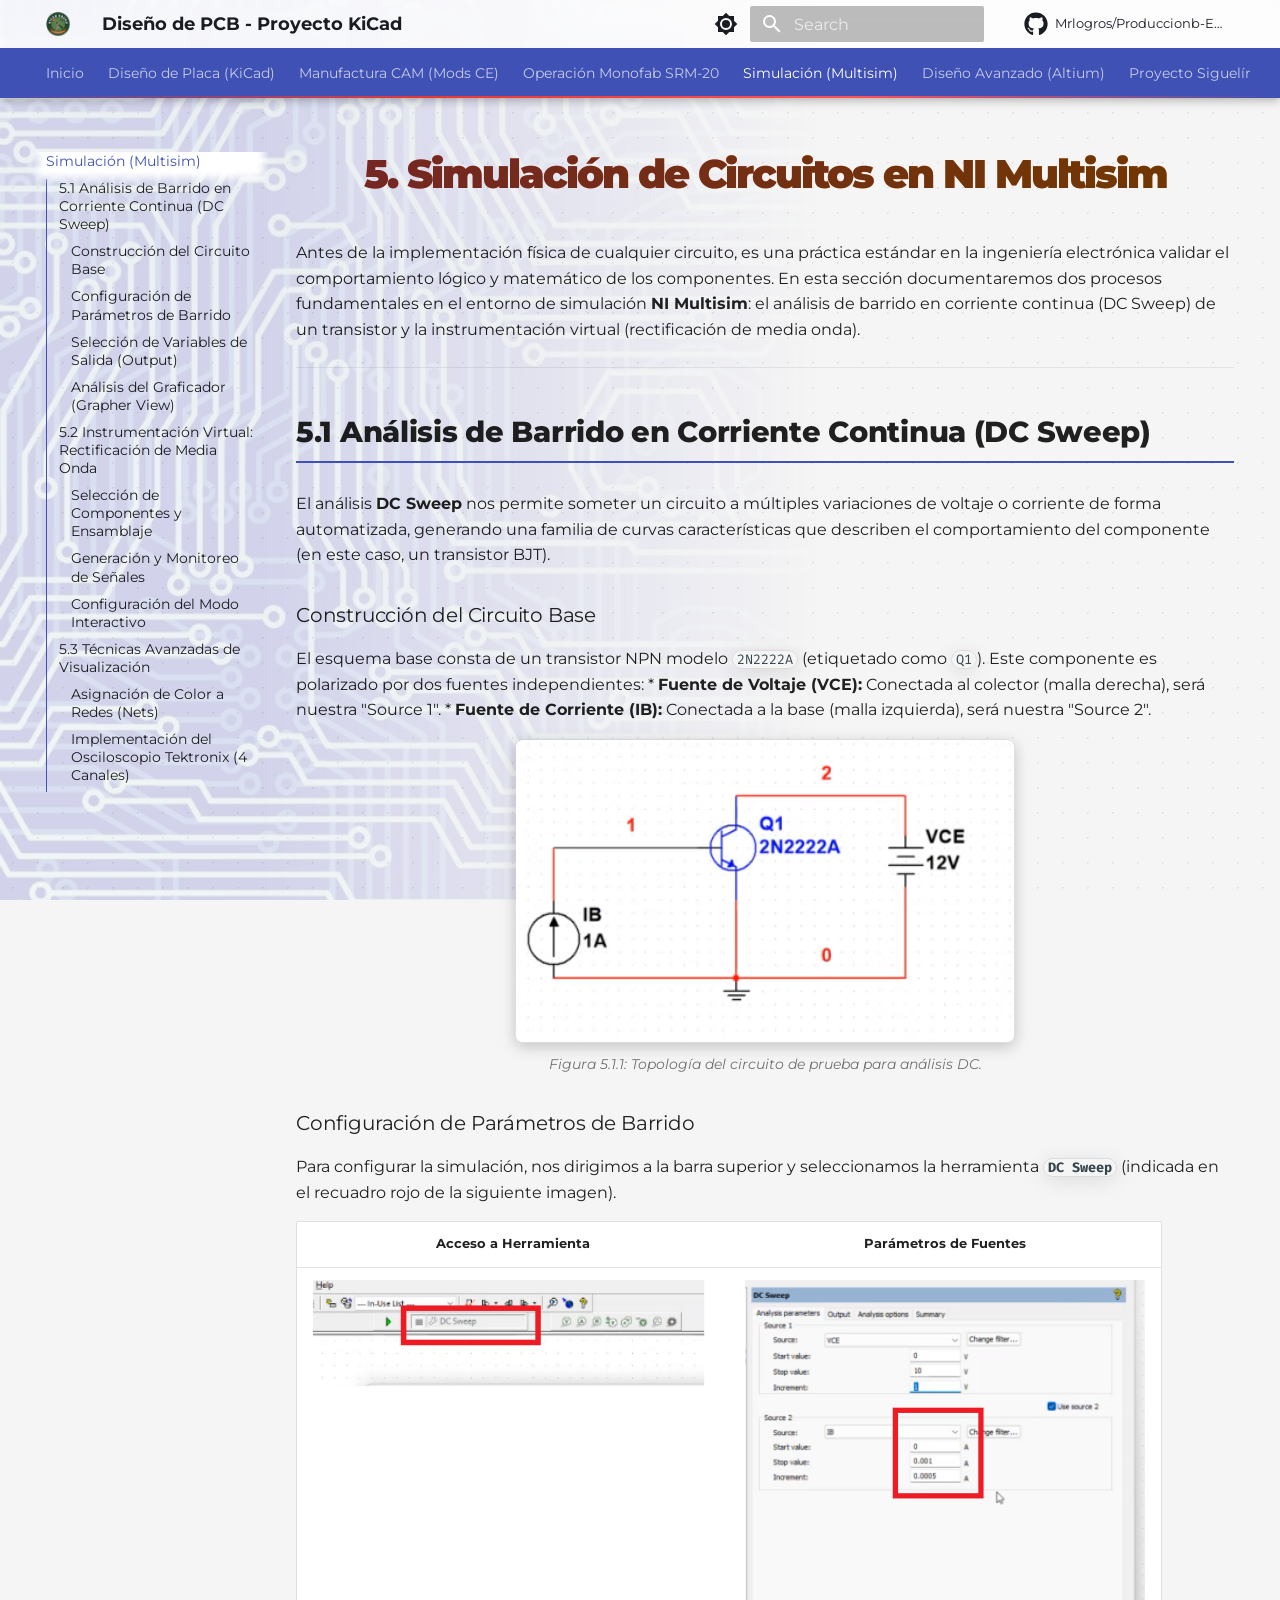
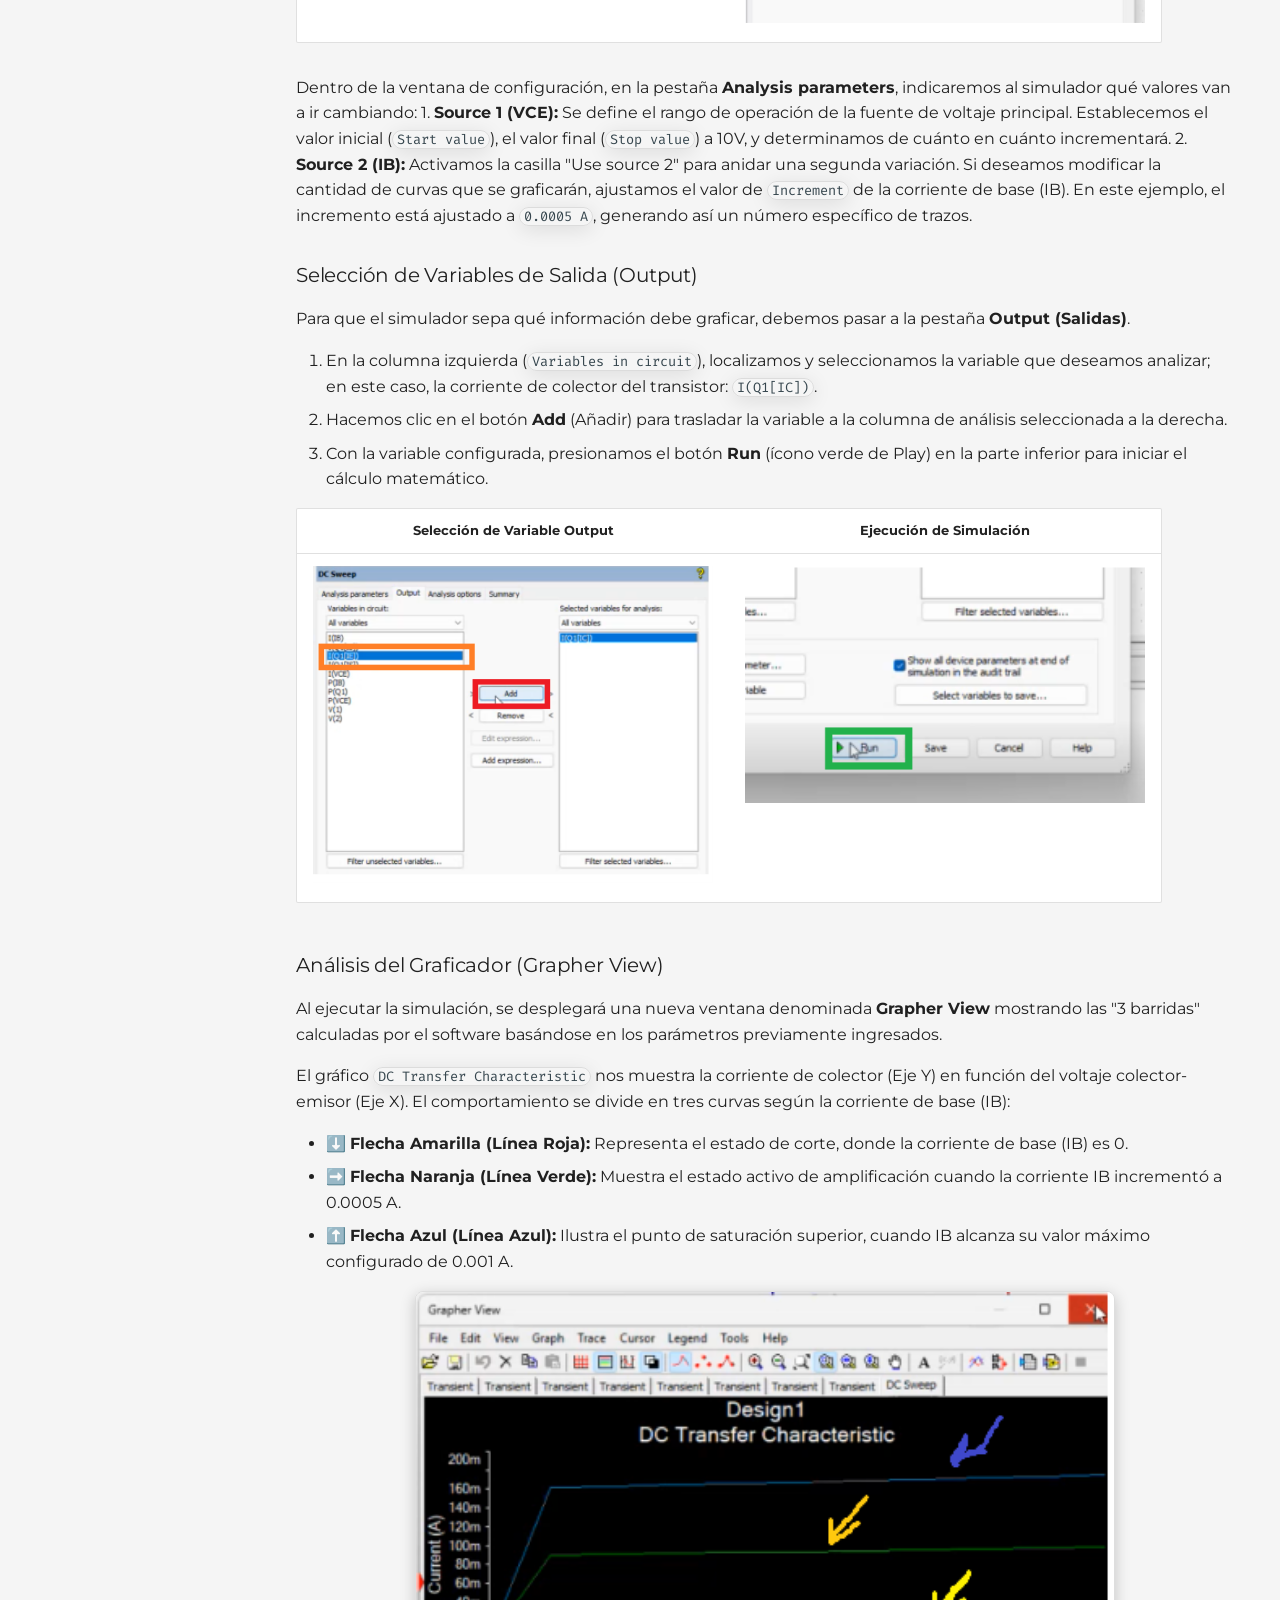
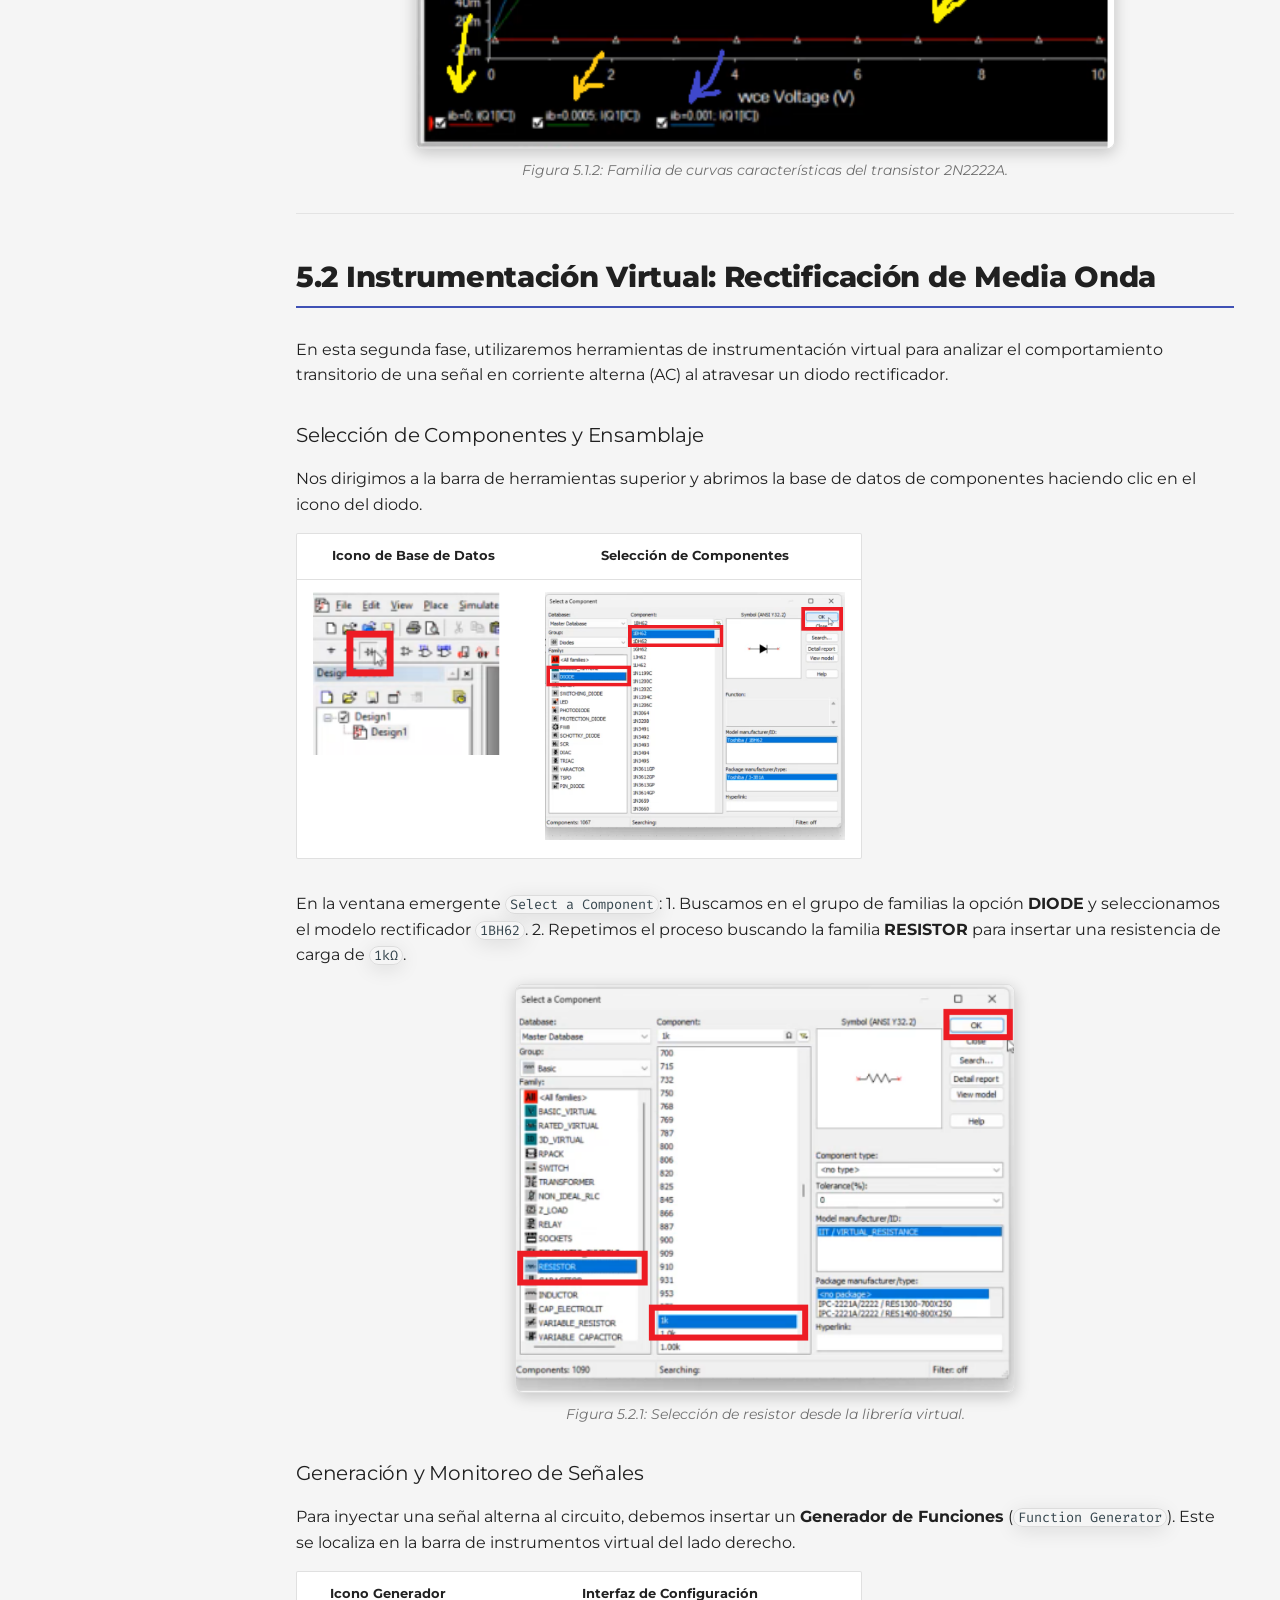
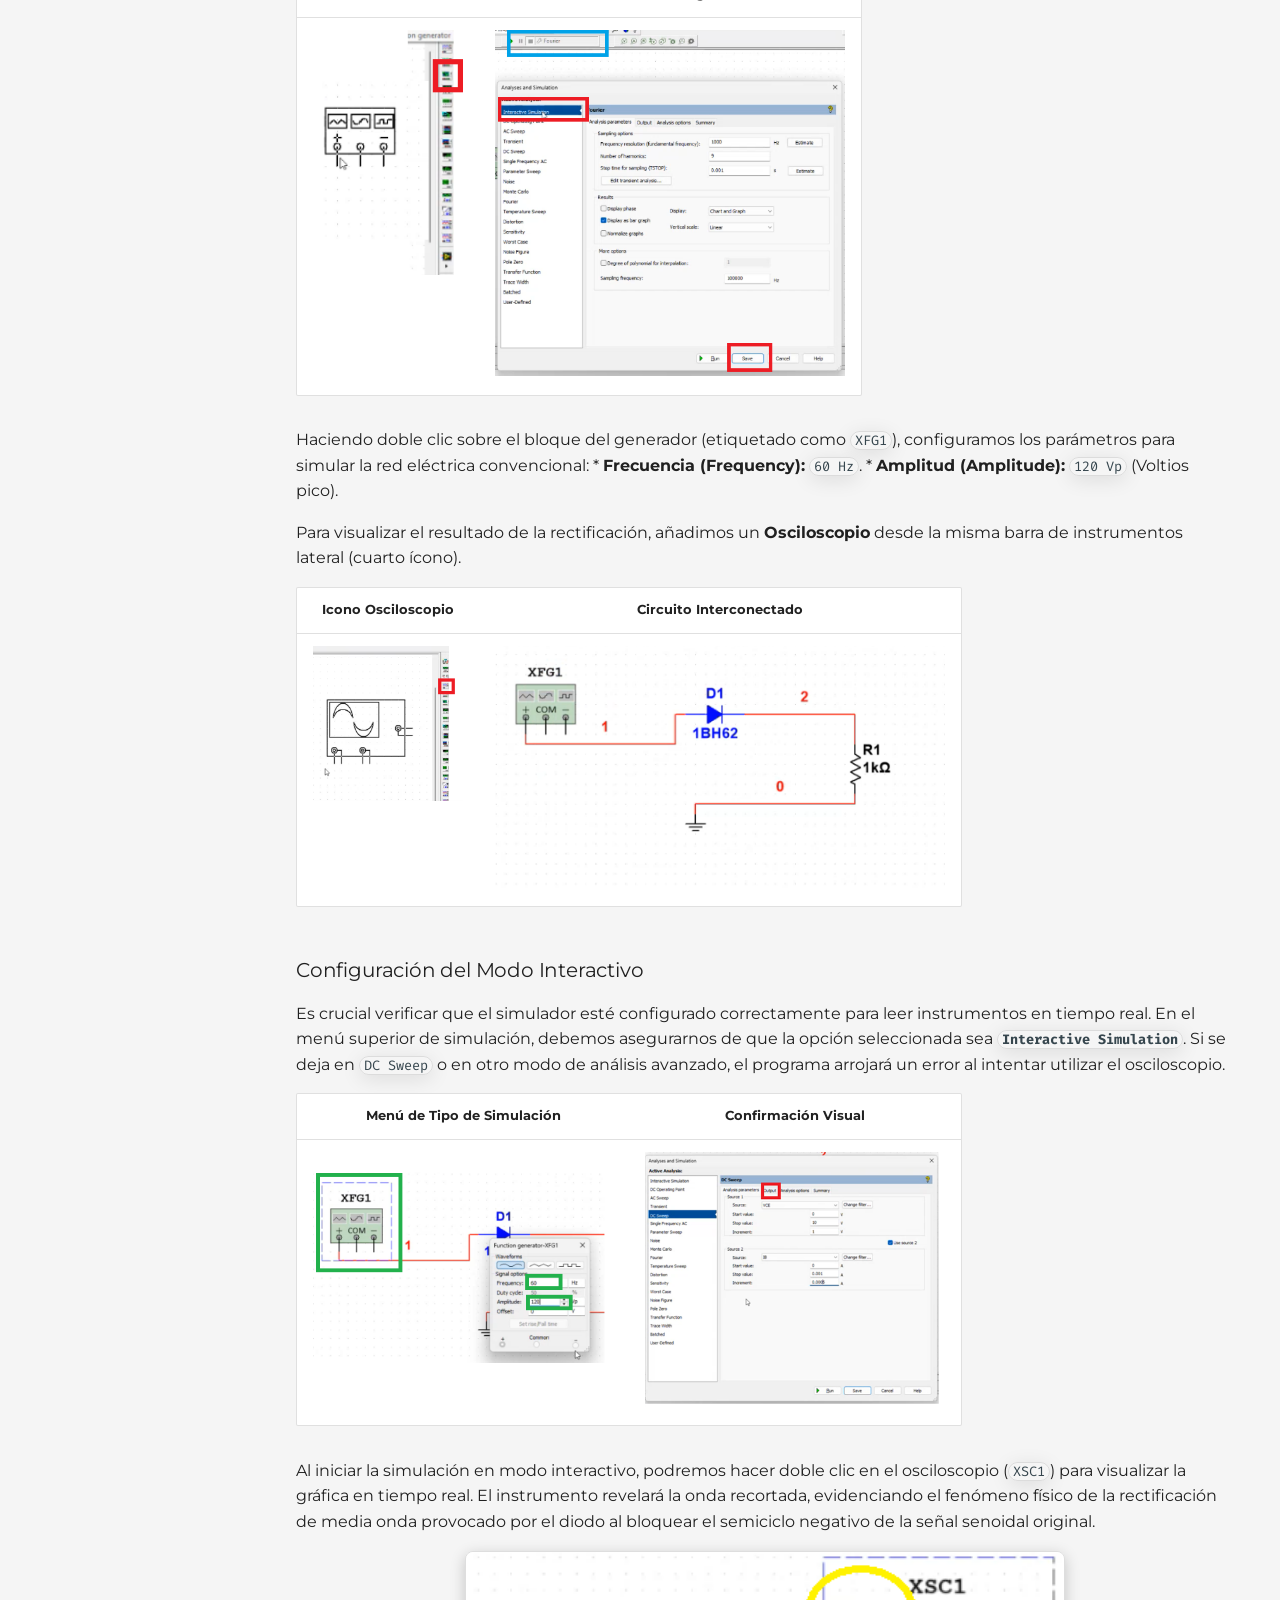
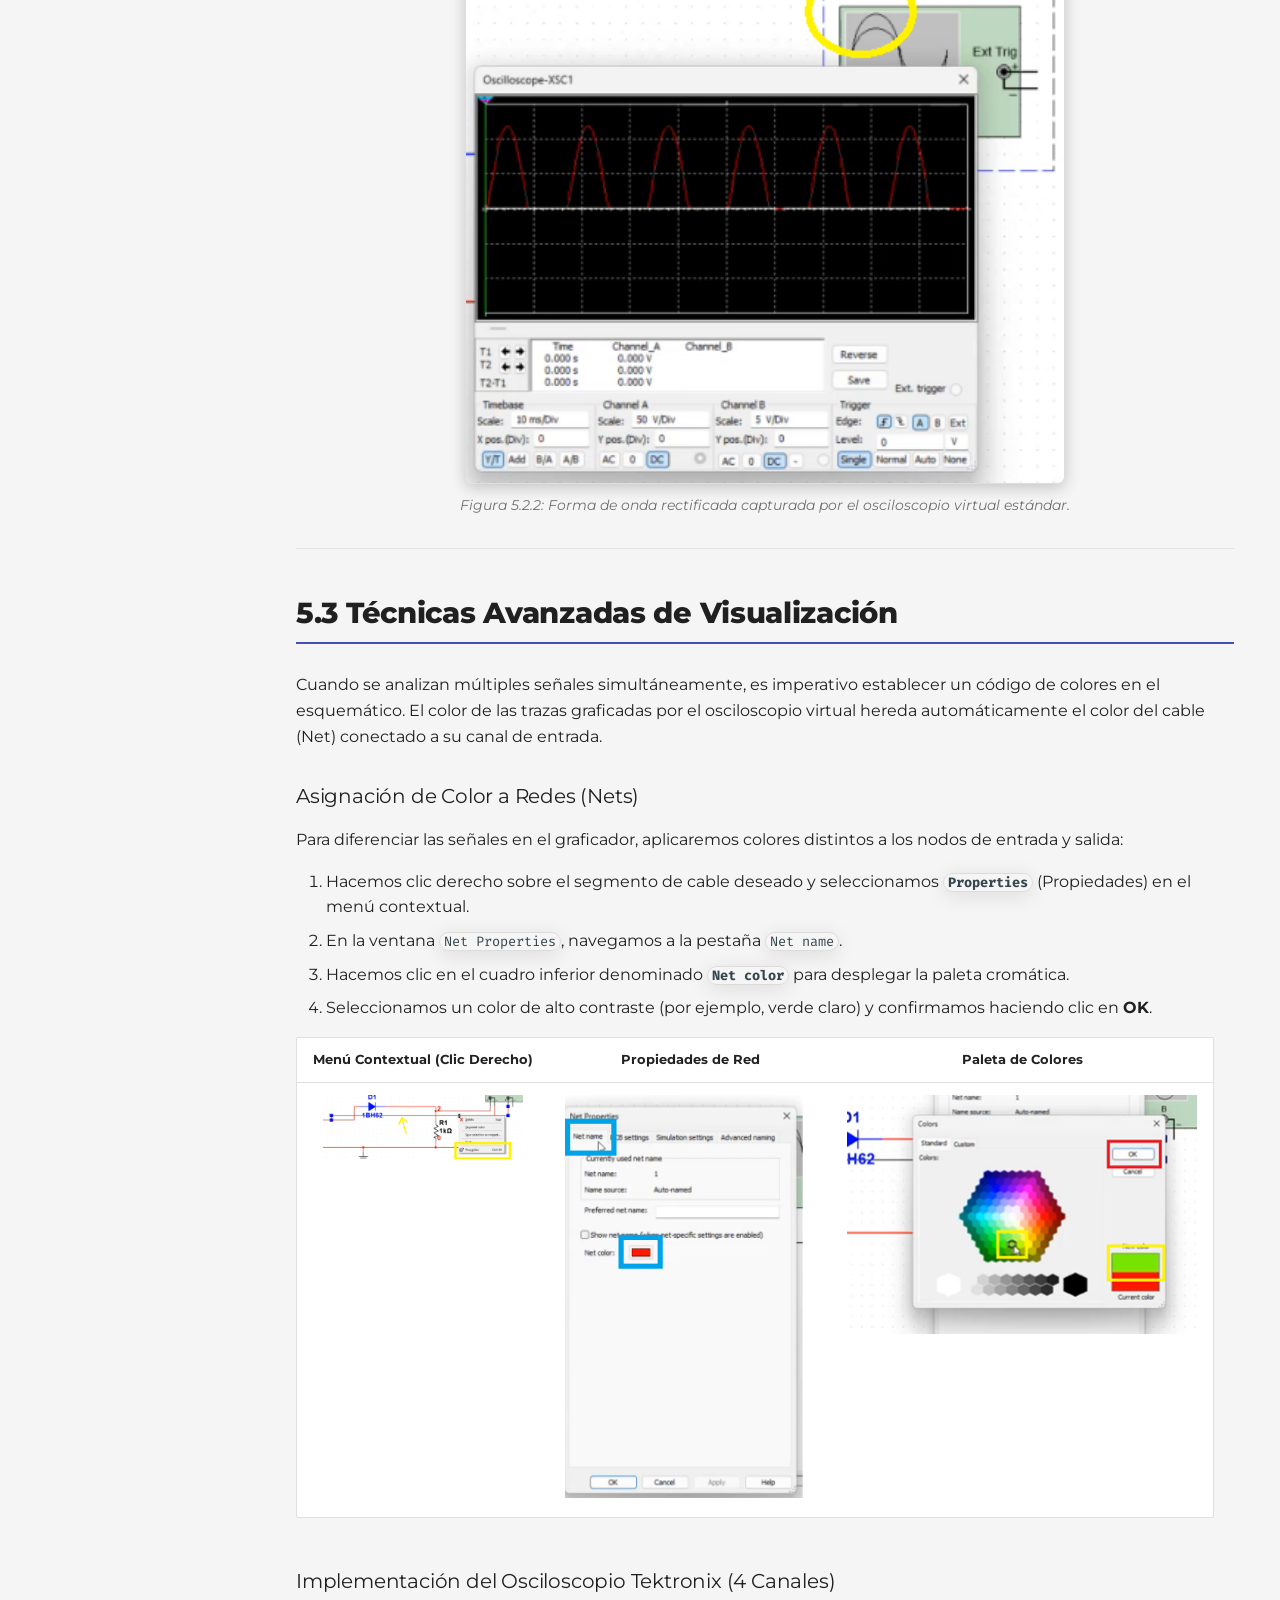
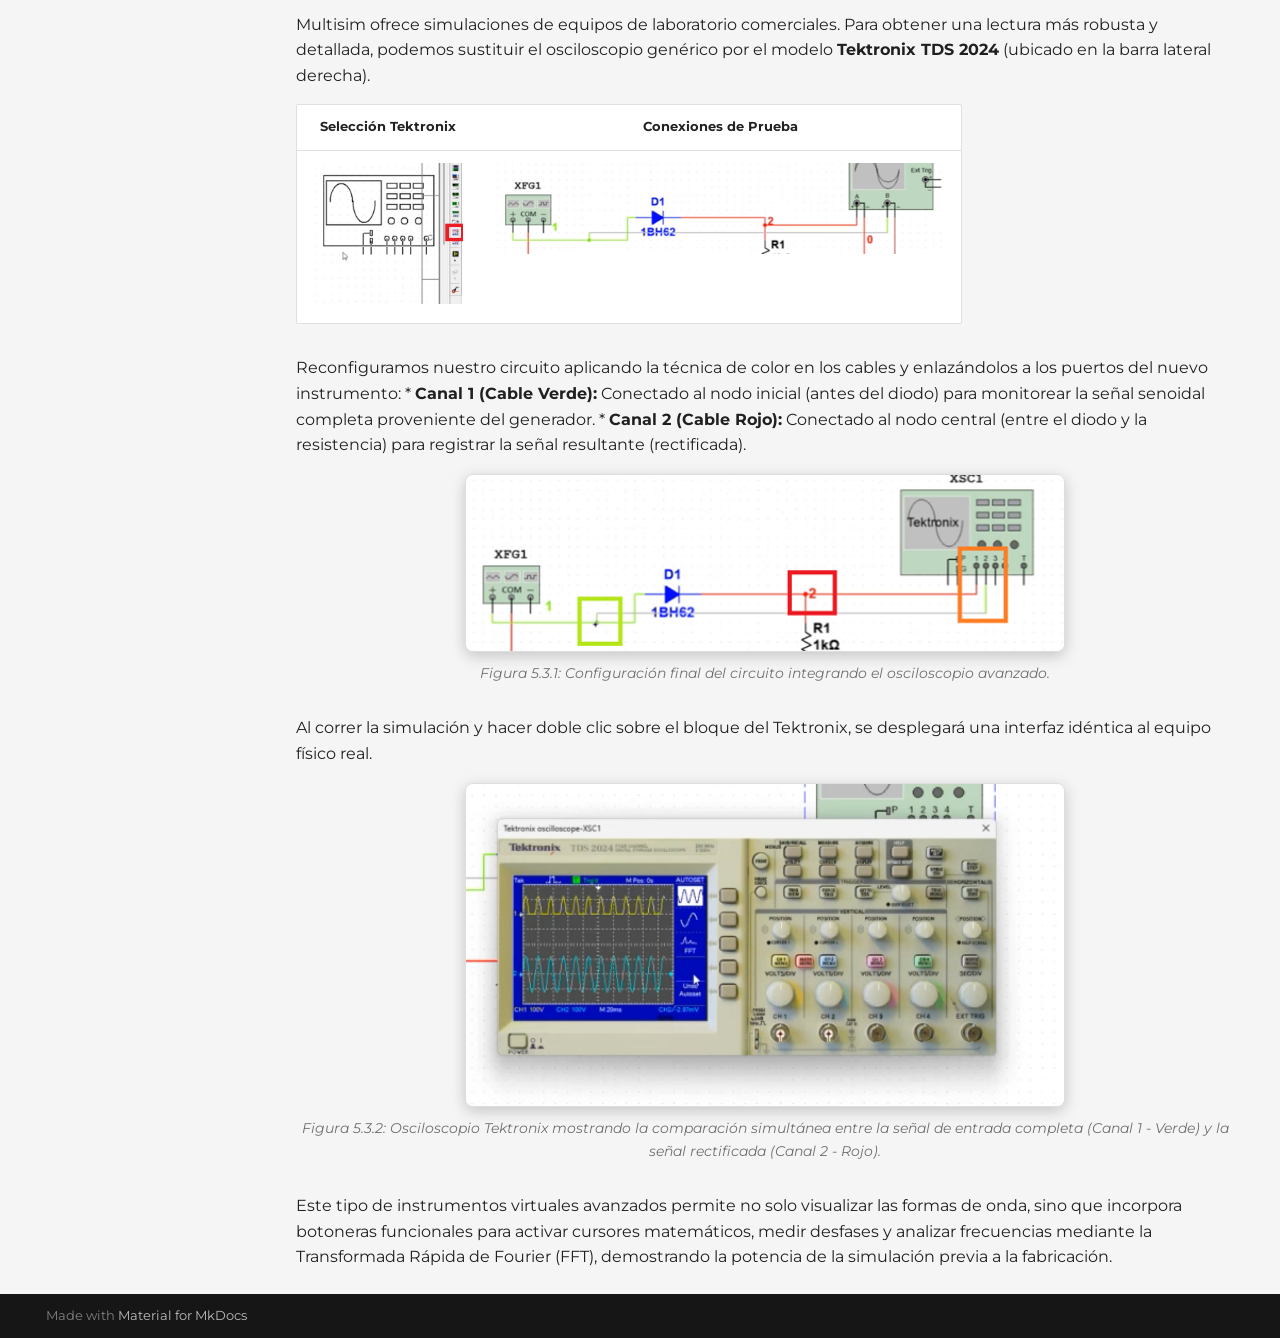
<file: multisim/index.html>
<!doctype html>
<html lang="en" class="no-js">
  <head>
    
      <meta charset="utf-8">
      <meta name="viewport" content="width=device-width,initial-scale=1">
      
        <meta name="description" content="Documentación técnica del diseño y ruteo de circuito impreso.">
      
      
        <meta name="author" content="Tu Nombre">
      
      
      
        <link rel="prev" href="../monofab/">
      
      
        <link rel="next" href="../altium/">
      
      
        
      
      
      <link rel="icon" href="../material/developer-board">
      <meta name="generator" content="mkdocs-1.6.1, mkdocs-material-9.7.7">
    
    
      
        <title>Simulación (Multisim) - Diseño de PCB - Proyecto KiCad</title>
      
    
    
      <link rel="stylesheet" href="../assets/stylesheets/main.ec1eaa64.min.css">
      
        
        <link rel="stylesheet" href="../assets/stylesheets/palette.ab4e12ef.min.css">
      
      


    
    
      
    
    
      
        
        
        <link rel="preconnect" href="https://fonts.gstatic.com" crossorigin>
        <link rel="stylesheet" href="https://fonts.googleapis.com/css?family=Montserrat:300,300i,400,400i,700,700i%7CFira+Code:400,400i,700,700i&display=fallback">
        <style>:root{--md-text-font:"Montserrat";--md-code-font:"Fira Code"}</style>
      
    
    
      <link rel="stylesheet" href="../stylesheets/custom.css">
    
    <script>__md_scope=new URL("..",location),__md_hash=e=>[...e].reduce(((e,_)=>(e<<5)-e+_.charCodeAt(0)),0),__md_get=(e,_=localStorage,t=__md_scope)=>JSON.parse(_.getItem(t.pathname+"."+e)),__md_set=(e,_,t=localStorage,a=__md_scope)=>{try{t.setItem(a.pathname+"."+e,JSON.stringify(_))}catch(e){}}</script>
    
      

    
    
  </head>
  
  
    
    
      
    
    
    
    
    <body dir="ltr" data-md-color-scheme="slate" data-md-color-primary="indigo" data-md-color-accent="amber">
  
    
    <input class="md-toggle" data-md-toggle="drawer" type="checkbox" id="__drawer" autocomplete="off">
    <input class="md-toggle" data-md-toggle="search" type="checkbox" id="__search" autocomplete="off">
    <label class="md-overlay" for="__drawer"></label>
    <div data-md-component="skip">
      
        
        <a href="#5-simulacion-de-circuitos-en-ni-multisim" class="md-skip">
          Skip to content
        </a>
      
    </div>
    <div data-md-component="announce">
      
    </div>
    
    
      

  

<header class="md-header md-header--shadow md-header--lifted" data-md-component="header">
  <nav class="md-header__inner md-grid" aria-label="Header">
    <a href=".." title="Diseño de PCB - Proyecto KiCad" class="md-header__button md-logo" aria-label="Diseño de PCB - Proyecto KiCad" data-md-component="logo">
      
  <img src="../img/logo.png" alt="logo">

    </a>
    <label class="md-header__button md-icon" for="__drawer">
      
      <svg xmlns="http://www.w3.org/2000/svg" viewBox="0 0 24 24"><path d="M3 6h18v2H3zm0 5h18v2H3zm0 5h18v2H3z"/></svg>
    </label>
    <div class="md-header__title" data-md-component="header-title">
      <div class="md-header__ellipsis">
        <div class="md-header__topic">
          <span class="md-ellipsis">
            Diseño de PCB - Proyecto KiCad
          </span>
        </div>
        <div class="md-header__topic" data-md-component="header-topic">
          <span class="md-ellipsis">
            
              Simulación (Multisim)
            
          </span>
        </div>
      </div>
    </div>
    
      
        <form class="md-header__option" data-md-component="palette">
  
    
    
    
    <input class="md-option" data-md-color-media="(prefers-color-scheme: dark)" data-md-color-scheme="slate" data-md-color-primary="indigo" data-md-color-accent="amber"  aria-label="Cambiar a modo claro"  type="radio" name="__palette" id="__palette_0">
    
      <label class="md-header__button md-icon" title="Cambiar a modo claro" for="__palette_1" hidden>
        <svg xmlns="http://www.w3.org/2000/svg" viewBox="0 0 24 24"><path d="M12 18c-.89 0-1.74-.2-2.5-.55C11.56 16.5 13 14.42 13 12s-1.44-4.5-3.5-5.45C10.26 6.2 11.11 6 12 6a6 6 0 0 1 6 6 6 6 0 0 1-6 6m8-9.31V4h-4.69L12 .69 8.69 4H4v4.69L.69 12 4 15.31V20h4.69L12 23.31 15.31 20H20v-4.69L23.31 12z"/></svg>
      </label>
    
  
    
    
    
    <input class="md-option" data-md-color-media="(prefers-color-scheme: light)" data-md-color-scheme="default" data-md-color-primary="indigo" data-md-color-accent="amber"  aria-label="Cambiar a modo oscuro"  type="radio" name="__palette" id="__palette_1">
    
      <label class="md-header__button md-icon" title="Cambiar a modo oscuro" for="__palette_0" hidden>
        <svg xmlns="http://www.w3.org/2000/svg" viewBox="0 0 24 24"><path d="M12 8a4 4 0 0 0-4 4 4 4 0 0 0 4 4 4 4 0 0 0 4-4 4 4 0 0 0-4-4m0 10a6 6 0 0 1-6-6 6 6 0 0 1 6-6 6 6 0 0 1 6 6 6 6 0 0 1-6 6m8-9.31V4h-4.69L12 .69 8.69 4H4v4.69L.69 12 4 15.31V20h4.69L12 23.31 15.31 20H20v-4.69L23.31 12z"/></svg>
      </label>
    
  
</form>
      
    
    
      <script>var palette=__md_get("__palette");if(palette&&palette.color){if("(prefers-color-scheme)"===palette.color.media){var media=matchMedia("(prefers-color-scheme: light)"),input=document.querySelector(media.matches?"[data-md-color-media='(prefers-color-scheme: light)']":"[data-md-color-media='(prefers-color-scheme: dark)']");palette.color.media=input.getAttribute("data-md-color-media"),palette.color.scheme=input.getAttribute("data-md-color-scheme"),palette.color.primary=input.getAttribute("data-md-color-primary"),palette.color.accent=input.getAttribute("data-md-color-accent")}for(var[key,value]of Object.entries(palette.color))document.body.setAttribute("data-md-color-"+key,value)}</script>
    
    
    
      
      
        <label class="md-header__button md-icon" for="__search">
          
          <svg xmlns="http://www.w3.org/2000/svg" viewBox="0 0 24 24"><path d="M9.5 3A6.5 6.5 0 0 1 16 9.5c0 1.61-.59 3.09-1.56 4.23l.27.27h.79l5 5-1.5 1.5-5-5v-.79l-.27-.27A6.52 6.52 0 0 1 9.5 16 6.5 6.5 0 0 1 3 9.5 6.5 6.5 0 0 1 9.5 3m0 2C7 5 5 7 5 9.5S7 14 9.5 14 14 12 14 9.5 12 5 9.5 5"/></svg>
        </label>
        <div class="md-search" data-md-component="search" role="dialog">
  <label class="md-search__overlay" for="__search"></label>
  <div class="md-search__inner" role="search">
    <form class="md-search__form" name="search">
      <input type="text" class="md-search__input" name="query" aria-label="Search" placeholder="Search" autocapitalize="off" autocorrect="off" autocomplete="off" spellcheck="false" data-md-component="search-query" required>
      <label class="md-search__icon md-icon" for="__search">
        
        <svg xmlns="http://www.w3.org/2000/svg" viewBox="0 0 24 24"><path d="M9.5 3A6.5 6.5 0 0 1 16 9.5c0 1.61-.59 3.09-1.56 4.23l.27.27h.79l5 5-1.5 1.5-5-5v-.79l-.27-.27A6.52 6.52 0 0 1 9.5 16 6.5 6.5 0 0 1 3 9.5 6.5 6.5 0 0 1 9.5 3m0 2C7 5 5 7 5 9.5S7 14 9.5 14 14 12 14 9.5 12 5 9.5 5"/></svg>
        
        <svg xmlns="http://www.w3.org/2000/svg" viewBox="0 0 24 24"><path d="M20 11v2H8l5.5 5.5-1.42 1.42L4.16 12l7.92-7.92L13.5 5.5 8 11z"/></svg>
      </label>
      <nav class="md-search__options" aria-label="Search">
        
        <button type="reset" class="md-search__icon md-icon" title="Clear" aria-label="Clear" tabindex="-1">
          
          <svg xmlns="http://www.w3.org/2000/svg" viewBox="0 0 24 24"><path d="M19 6.41 17.59 5 12 10.59 6.41 5 5 6.41 10.59 12 5 17.59 6.41 19 12 13.41 17.59 19 19 17.59 13.41 12z"/></svg>
        </button>
      </nav>
      
    </form>
    <div class="md-search__output">
      <div class="md-search__scrollwrap" tabindex="0" data-md-scrollfix>
        <div class="md-search-result" data-md-component="search-result">
          <div class="md-search-result__meta">
            Initializing search
          </div>
          <ol class="md-search-result__list" role="presentation"></ol>
        </div>
      </div>
    </div>
  </div>
</div>
      
    
    
      <div class="md-header__source">
        <a href="https://github.com/Mrlogros/Produccionb-Electronica" title="Go to repository" class="md-source" data-md-component="source">
  <div class="md-source__icon md-icon">
    
    <svg xmlns="http://www.w3.org/2000/svg" viewBox="0 0 512 512"><!--! Font Awesome Free 7.1.0 by @fontawesome - https://fontawesome.com License - https://fontawesome.com/license/free (Icons: CC BY 4.0, Fonts: SIL OFL 1.1, Code: MIT License) Copyright 2025 Fonticons, Inc.--><path d="M173.9 397.4c0 2-2.3 3.6-5.2 3.6-3.3.3-5.6-1.3-5.6-3.6 0-2 2.3-3.6 5.2-3.6 3-.3 5.6 1.3 5.6 3.6m-31.1-4.5c-.7 2 1.3 4.3 4.3 4.9 2.6 1 5.6 0 6.2-2s-1.3-4.3-4.3-5.2c-2.6-.7-5.5.3-6.2 2.3m44.2-1.7c-2.9.7-4.9 2.6-4.6 4.9.3 2 2.9 3.3 5.9 2.6 2.9-.7 4.9-2.6 4.6-4.6-.3-1.9-3-3.2-5.9-2.9M252.8 8C114.1 8 8 113.3 8 252c0 110.9 69.8 205.8 169.5 239.2 12.8 2.3 17.3-5.6 17.3-12.1 0-6.2-.3-40.4-.3-61.4 0 0-70 15-84.7-29.8 0 0-11.4-29.1-27.8-36.6 0 0-22.9-15.7 1.6-15.4 0 0 24.9 2 38.6 25.8 21.9 38.6 58.6 27.5 72.9 20.9 2.3-16 8.8-27.1 16-33.7-55.9-6.2-112.3-14.3-112.3-110.5 0-27.5 7.6-41.3 23.6-58.9-2.6-6.5-11.1-33.3 2.6-67.9 20.9-6.5 69 27 69 27 20-5.6 41.5-8.5 62.8-8.5s42.8 2.9 62.8 8.5c0 0 48.1-33.6 69-27 13.7 34.7 5.2 61.4 2.6 67.9 16 17.7 25.8 31.5 25.8 58.9 0 96.5-58.9 104.2-114.8 110.5 9.2 7.9 17 22.9 17 46.4 0 33.7-.3 75.4-.3 83.6 0 6.5 4.6 14.4 17.3 12.1C436.2 457.8 504 362.9 504 252 504 113.3 391.5 8 252.8 8M105.2 352.9c-1.3 1-1 3.3.7 5.2 1.6 1.6 3.9 2.3 5.2 1 1.3-1 1-3.3-.7-5.2-1.6-1.6-3.9-2.3-5.2-1m-10.8-8.1c-.7 1.3.3 2.9 2.3 3.9 1.6 1 3.6.7 4.3-.7.7-1.3-.3-2.9-2.3-3.9-2-.6-3.6-.3-4.3.7m32.4 35.6c-1.6 1.3-1 4.3 1.3 6.2 2.3 2.3 5.2 2.6 6.5 1 1.3-1.3.7-4.3-1.3-6.2-2.2-2.3-5.2-2.6-6.5-1m-11.4-14.7c-1.6 1-1.6 3.6 0 5.9s4.3 3.3 5.6 2.3c1.6-1.3 1.6-3.9 0-6.2-1.4-2.3-4-3.3-5.6-2"/></svg>
  </div>
  <div class="md-source__repository">
    Mrlogros/Produccionb-Electronica
  </div>
</a>
      </div>
    
  </nav>
  
    
      
<nav class="md-tabs" aria-label="Tabs" data-md-component="tabs">
  <div class="md-grid">
    <ul class="md-tabs__list">
      
        
  
  
  
  
    <li class="md-tabs__item">
      <a href=".." class="md-tabs__link">
        
  
  
    
  
  Inicio

      </a>
    </li>
  

      
        
  
  
  
  
    <li class="md-tabs__item">
      <a href="../diseno-kicad/" class="md-tabs__link">
        
  
  
    
  
  Diseño de Placa (KiCad)

      </a>
    </li>
  

      
        
  
  
  
  
    <li class="md-tabs__item">
      <a href="../mods-ce/" class="md-tabs__link">
        
  
  
    
  
  Manufactura CAM (Mods CE)

      </a>
    </li>
  

      
        
  
  
  
  
    <li class="md-tabs__item">
      <a href="../monofab/" class="md-tabs__link">
        
  
  
    
  
  Operación Monofab SRM-20

      </a>
    </li>
  

      
        
  
  
  
    
  
  
    <li class="md-tabs__item md-tabs__item--active">
      <a href="./" class="md-tabs__link">
        
  
  
    
  
  Simulación (Multisim)

      </a>
    </li>
  

      
        
  
  
  
  
    <li class="md-tabs__item">
      <a href="../altium/" class="md-tabs__link">
        
  
  
    
  
  Diseño Avanzado (Altium)

      </a>
    </li>
  

      
        
  
  
  
  
    <li class="md-tabs__item">
      <a href="../siguelineas/" class="md-tabs__link">
        
  
  
    
  
  Proyecto Siguelíneas

      </a>
    </li>
  

      
        
  
  
  
  
    <li class="md-tabs__item">
      <a href="../recursos/" class="md-tabs__link">
        
  
  
    
  
  Referencias

      </a>
    </li>
  

      
    </ul>
  </div>
</nav>
    
  
</header>
    
    <div class="md-container" data-md-component="container">
      
      
        
      
      <main class="md-main" data-md-component="main">
        <div class="md-main__inner md-grid">
          
            
              
              <div class="md-sidebar md-sidebar--primary" data-md-component="sidebar" data-md-type="navigation" >
                <div class="md-sidebar__scrollwrap">
                  <div class="md-sidebar__inner">
                    


  


  

<nav class="md-nav md-nav--primary md-nav--lifted md-nav--integrated" aria-label="Navigation" data-md-level="0">
  <label class="md-nav__title" for="__drawer">
    <a href=".." title="Diseño de PCB - Proyecto KiCad" class="md-nav__button md-logo" aria-label="Diseño de PCB - Proyecto KiCad" data-md-component="logo">
      
  <img src="../img/logo.png" alt="logo">

    </a>
    Diseño de PCB - Proyecto KiCad
  </label>
  
    <div class="md-nav__source">
      <a href="https://github.com/Mrlogros/Produccionb-Electronica" title="Go to repository" class="md-source" data-md-component="source">
  <div class="md-source__icon md-icon">
    
    <svg xmlns="http://www.w3.org/2000/svg" viewBox="0 0 512 512"><!--! Font Awesome Free 7.1.0 by @fontawesome - https://fontawesome.com License - https://fontawesome.com/license/free (Icons: CC BY 4.0, Fonts: SIL OFL 1.1, Code: MIT License) Copyright 2025 Fonticons, Inc.--><path d="M173.9 397.4c0 2-2.3 3.6-5.2 3.6-3.3.3-5.6-1.3-5.6-3.6 0-2 2.3-3.6 5.2-3.6 3-.3 5.6 1.3 5.6 3.6m-31.1-4.5c-.7 2 1.3 4.3 4.3 4.9 2.6 1 5.6 0 6.2-2s-1.3-4.3-4.3-5.2c-2.6-.7-5.5.3-6.2 2.3m44.2-1.7c-2.9.7-4.9 2.6-4.6 4.9.3 2 2.9 3.3 5.9 2.6 2.9-.7 4.9-2.6 4.6-4.6-.3-1.9-3-3.2-5.9-2.9M252.8 8C114.1 8 8 113.3 8 252c0 110.9 69.8 205.8 169.5 239.2 12.8 2.3 17.3-5.6 17.3-12.1 0-6.2-.3-40.4-.3-61.4 0 0-70 15-84.7-29.8 0 0-11.4-29.1-27.8-36.6 0 0-22.9-15.7 1.6-15.4 0 0 24.9 2 38.6 25.8 21.9 38.6 58.6 27.5 72.9 20.9 2.3-16 8.8-27.1 16-33.7-55.9-6.2-112.3-14.3-112.3-110.5 0-27.5 7.6-41.3 23.6-58.9-2.6-6.5-11.1-33.3 2.6-67.9 20.9-6.5 69 27 69 27 20-5.6 41.5-8.5 62.8-8.5s42.8 2.9 62.8 8.5c0 0 48.1-33.6 69-27 13.7 34.7 5.2 61.4 2.6 67.9 16 17.7 25.8 31.5 25.8 58.9 0 96.5-58.9 104.2-114.8 110.5 9.2 7.9 17 22.9 17 46.4 0 33.7-.3 75.4-.3 83.6 0 6.5 4.6 14.4 17.3 12.1C436.2 457.8 504 362.9 504 252 504 113.3 391.5 8 252.8 8M105.2 352.9c-1.3 1-1 3.3.7 5.2 1.6 1.6 3.9 2.3 5.2 1 1.3-1 1-3.3-.7-5.2-1.6-1.6-3.9-2.3-5.2-1m-10.8-8.1c-.7 1.3.3 2.9 2.3 3.9 1.6 1 3.6.7 4.3-.7.7-1.3-.3-2.9-2.3-3.9-2-.6-3.6-.3-4.3.7m32.4 35.6c-1.6 1.3-1 4.3 1.3 6.2 2.3 2.3 5.2 2.6 6.5 1 1.3-1.3.7-4.3-1.3-6.2-2.2-2.3-5.2-2.6-6.5-1m-11.4-14.7c-1.6 1-1.6 3.6 0 5.9s4.3 3.3 5.6 2.3c1.6-1.3 1.6-3.9 0-6.2-1.4-2.3-4-3.3-5.6-2"/></svg>
  </div>
  <div class="md-source__repository">
    Mrlogros/Produccionb-Electronica
  </div>
</a>
    </div>
  
  <ul class="md-nav__list" data-md-scrollfix>
    
      
      
  
  
  
  
    <li class="md-nav__item">
      <a href=".." class="md-nav__link">
        
  
  
  <span class="md-ellipsis">
    
  
    Inicio
  

    
  </span>
  
  

      </a>
    </li>
  

    
      
      
  
  
  
  
    <li class="md-nav__item">
      <a href="../diseno-kicad/" class="md-nav__link">
        
  
  
  <span class="md-ellipsis">
    
  
    Diseño de Placa (KiCad)
  

    
  </span>
  
  

      </a>
    </li>
  

    
      
      
  
  
  
  
    <li class="md-nav__item">
      <a href="../mods-ce/" class="md-nav__link">
        
  
  
  <span class="md-ellipsis">
    
  
    Manufactura CAM (Mods CE)
  

    
  </span>
  
  

      </a>
    </li>
  

    
      
      
  
  
  
  
    <li class="md-nav__item">
      <a href="../monofab/" class="md-nav__link">
        
  
  
  <span class="md-ellipsis">
    
  
    Operación Monofab SRM-20
  

    
  </span>
  
  

      </a>
    </li>
  

    
      
      
  
  
    
  
  
  
    <li class="md-nav__item md-nav__item--active">
      
      <input class="md-nav__toggle md-toggle" type="checkbox" id="__toc">
      
      
        
      
      
        <label class="md-nav__link md-nav__link--active" for="__toc">
          
  
  
  <span class="md-ellipsis">
    
  
    Simulación (Multisim)
  

    
  </span>
  
  

          <span class="md-nav__icon md-icon"></span>
        </label>
      
      <a href="./" class="md-nav__link md-nav__link--active">
        
  
  
  <span class="md-ellipsis">
    
  
    Simulación (Multisim)
  

    
  </span>
  
  

      </a>
      
        

<nav class="md-nav md-nav--secondary" aria-label="Table of contents">
  
  
  
    
  
  
    <label class="md-nav__title" for="__toc">
      <span class="md-nav__icon md-icon"></span>
      Table of contents
    </label>
    <ul class="md-nav__list" data-md-component="toc" data-md-scrollfix>
      
        <li class="md-nav__item">
  <a href="#51-analisis-de-barrido-en-corriente-continua-dc-sweep" class="md-nav__link">
    <span class="md-ellipsis">
      
        5.1 Análisis de Barrido en Corriente Continua (DC Sweep)
      
    </span>
  </a>
  
    <nav class="md-nav" aria-label="5.1 Análisis de Barrido en Corriente Continua (DC Sweep)">
      <ul class="md-nav__list">
        
          <li class="md-nav__item">
  <a href="#construccion-del-circuito-base" class="md-nav__link">
    <span class="md-ellipsis">
      
        Construcción del Circuito Base
      
    </span>
  </a>
  
</li>
        
          <li class="md-nav__item">
  <a href="#configuracion-de-parametros-de-barrido" class="md-nav__link">
    <span class="md-ellipsis">
      
        Configuración de Parámetros de Barrido
      
    </span>
  </a>
  
</li>
        
          <li class="md-nav__item">
  <a href="#seleccion-de-variables-de-salida-output" class="md-nav__link">
    <span class="md-ellipsis">
      
        Selección de Variables de Salida (Output)
      
    </span>
  </a>
  
</li>
        
          <li class="md-nav__item">
  <a href="#analisis-del-graficador-grapher-view" class="md-nav__link">
    <span class="md-ellipsis">
      
        Análisis del Graficador (Grapher View)
      
    </span>
  </a>
  
</li>
        
      </ul>
    </nav>
  
</li>
      
        <li class="md-nav__item">
  <a href="#52-instrumentacion-virtual-rectificacion-de-media-onda" class="md-nav__link">
    <span class="md-ellipsis">
      
        5.2 Instrumentación Virtual: Rectificación de Media Onda
      
    </span>
  </a>
  
    <nav class="md-nav" aria-label="5.2 Instrumentación Virtual: Rectificación de Media Onda">
      <ul class="md-nav__list">
        
          <li class="md-nav__item">
  <a href="#seleccion-de-componentes-y-ensamblaje" class="md-nav__link">
    <span class="md-ellipsis">
      
        Selección de Componentes y Ensamblaje
      
    </span>
  </a>
  
</li>
        
          <li class="md-nav__item">
  <a href="#generacion-y-monitoreo-de-senales" class="md-nav__link">
    <span class="md-ellipsis">
      
        Generación y Monitoreo de Señales
      
    </span>
  </a>
  
</li>
        
          <li class="md-nav__item">
  <a href="#configuracion-del-modo-interactivo" class="md-nav__link">
    <span class="md-ellipsis">
      
        Configuración del Modo Interactivo
      
    </span>
  </a>
  
</li>
        
      </ul>
    </nav>
  
</li>
      
        <li class="md-nav__item">
  <a href="#53-tecnicas-avanzadas-de-visualizacion" class="md-nav__link">
    <span class="md-ellipsis">
      
        5.3 Técnicas Avanzadas de Visualización
      
    </span>
  </a>
  
    <nav class="md-nav" aria-label="5.3 Técnicas Avanzadas de Visualización">
      <ul class="md-nav__list">
        
          <li class="md-nav__item">
  <a href="#asignacion-de-color-a-redes-nets" class="md-nav__link">
    <span class="md-ellipsis">
      
        Asignación de Color a Redes (Nets)
      
    </span>
  </a>
  
</li>
        
          <li class="md-nav__item">
  <a href="#implementacion-del-osciloscopio-tektronix-4-canales" class="md-nav__link">
    <span class="md-ellipsis">
      
        Implementación del Osciloscopio Tektronix (4 Canales)
      
    </span>
  </a>
  
</li>
        
      </ul>
    </nav>
  
</li>
      
    </ul>
  
</nav>
      
    </li>
  

    
      
      
  
  
  
  
    <li class="md-nav__item">
      <a href="../altium/" class="md-nav__link">
        
  
  
  <span class="md-ellipsis">
    
  
    Diseño Avanzado (Altium)
  

    
  </span>
  
  

      </a>
    </li>
  

    
      
      
  
  
  
  
    <li class="md-nav__item">
      <a href="../siguelineas/" class="md-nav__link">
        
  
  
  <span class="md-ellipsis">
    
  
    Proyecto Siguelíneas
  

    
  </span>
  
  

      </a>
    </li>
  

    
      
      
  
  
  
  
    <li class="md-nav__item">
      <a href="../recursos/" class="md-nav__link">
        
  
  
  <span class="md-ellipsis">
    
  
    Referencias
  

    
  </span>
  
  

      </a>
    </li>
  

    
  </ul>
</nav>
                  </div>
                </div>
              </div>
            
            
          
          
            <div class="md-content" data-md-component="content">
              
              <article class="md-content__inner md-typeset">
                
                  


  
  


<h1 id="5-simulacion-de-circuitos-en-ni-multisim">5. Simulación de Circuitos en NI Multisim</h1>
<p>Antes de la implementación física de cualquier circuito, es una práctica estándar en la ingeniería electrónica validar el comportamiento lógico y matemático de los componentes. En esta sección documentaremos dos procesos fundamentales en el entorno de simulación <strong>NI Multisim</strong>: el análisis de barrido en corriente continua (DC Sweep) de un transistor y la instrumentación virtual (rectificación de media onda).</p>
<hr />
<h2 id="51-analisis-de-barrido-en-corriente-continua-dc-sweep">5.1 Análisis de Barrido en Corriente Continua (DC Sweep)</h2>
<p>El análisis <strong>DC Sweep</strong> nos permite someter un circuito a múltiples variaciones de voltaje o corriente de forma automatizada, generando una familia de curvas características que describen el comportamiento del componente (en este caso, un transistor BJT).</p>
<h3 id="construccion-del-circuito-base">Construcción del Circuito Base</h3>
<p>El esquema base consta de un transistor NPN modelo <code>2N2222A</code> (etiquetado como <code>Q1</code>). Este componente es polarizado por dos fuentes independientes:
*   <strong>Fuente de Voltaje (VCE):</strong> Conectada al colector (malla derecha), será nuestra "Source 1".
*   <strong>Fuente de Corriente (IB):</strong> Conectada a la base (malla izquierda), será nuestra "Source 2".</p>
<p><img alt="Circuito Base Transistor" src="../img/fotos_multisim/Imagen7.png" width="500" />
<em>Figura 5.1.1: Topología del circuito de prueba para análisis DC.</em></p>
<h3 id="configuracion-de-parametros-de-barrido">Configuración de Parámetros de Barrido</h3>
<p>Para configurar la simulación, nos dirigimos a la barra superior y seleccionamos la herramienta <strong><code>DC Sweep</code></strong> (indicada en el recuadro rojo de la siguiente imagen).</p>
<table>
<thead>
<tr>
<th style="text-align: center;">Acceso a Herramienta</th>
<th style="text-align: center;">Parámetros de Fuentes</th>
</tr>
</thead>
<tbody>
<tr>
<td style="text-align: center;"><img alt="Acceso DC Sweep" src="../img/fotos_multisim/Imagen5.png" width="400" /></td>
<td style="text-align: center;"><img alt="Configuración de Barrido" src="../img/fotos_multisim/Imagen6.png" width="400" /></td>
</tr>
</tbody>
</table>
<p>Dentro de la ventana de configuración, en la pestaña <strong>Analysis parameters</strong>, indicaremos al simulador qué valores van a ir cambiando:
1.  <strong>Source 1 (VCE):</strong> Se define el rango de operación de la fuente de voltaje principal. Establecemos el valor inicial (<code>Start value</code>), el valor final (<code>Stop value</code>) a 10V, y determinamos de cuánto en cuánto incrementará.
2.  <strong>Source 2 (IB):</strong> Activamos la casilla "Use source 2" para anidar una segunda variación. Si deseamos modificar la cantidad de curvas que se graficarán, ajustamos el valor de <code>Increment</code> de la corriente de base (IB). En este ejemplo, el incremento está ajustado a <code>0.0005 A</code>, generando así un número específico de trazos.</p>
<h3 id="seleccion-de-variables-de-salida-output">Selección de Variables de Salida (Output)</h3>
<p>Para que el simulador sepa qué información debe graficar, debemos pasar a la pestaña <strong>Output (Salidas)</strong>.</p>
<ol>
<li>En la columna izquierda (<code>Variables in circuit</code>), localizamos y seleccionamos la variable que deseamos analizar; en este caso, la corriente de colector del transistor: <code>I(Q1[IC])</code>.</li>
<li>Hacemos clic en el botón <strong>Add</strong> (Añadir) para trasladar la variable a la columna de análisis seleccionada a la derecha.</li>
<li>Con la variable configurada, presionamos el botón <strong>Run</strong> (ícono verde de Play) en la parte inferior para iniciar el cálculo matemático.</li>
</ol>
<table>
<thead>
<tr>
<th style="text-align: center;">Selección de Variable Output</th>
<th style="text-align: center;">Ejecución de Simulación</th>
</tr>
</thead>
<tbody>
<tr>
<td style="text-align: center;"><img alt="Añadir Variable" src="../img/fotos_multisim/Imagen2.png" width="400" /></td>
<td style="text-align: center;"><img alt="Botón Run" src="../img/fotos_multisim/Imagen3.png" width="400" /></td>
</tr>
</tbody>
</table>
<h3 id="analisis-del-graficador-grapher-view">Análisis del Graficador (Grapher View)</h3>
<p>Al ejecutar la simulación, se desplegará una nueva ventana denominada <strong>Grapher View</strong> mostrando las "3 barridas" calculadas por el software basándose en los parámetros previamente ingresados.</p>
<p>El gráfico <code>DC Transfer Characteristic</code> nos muestra la corriente de colector (Eje Y) en función del voltaje colector-emisor (Eje X). El comportamiento se divide en tres curvas según la corriente de base (IB):</p>
<ul>
<li>⬇️ <strong>Flecha Amarilla (Línea Roja):</strong> Representa el estado de corte, donde la corriente de base (IB) es 0.</li>
<li>➡️ <strong>Flecha Naranja (Línea Verde):</strong> Muestra el estado activo de amplificación cuando la corriente IB incrementó a 0.0005 A.</li>
<li>⬆️ <strong>Flecha Azul (Línea Azul):</strong> Ilustra el punto de saturación superior, cuando IB alcanza su valor máximo configurado de 0.001 A.</li>
</ul>
<p><img alt="Resultados DC Sweep" src="../img/fotos_multisim/Imagen4.png" width="700" />
<em>Figura 5.1.2: Familia de curvas características del transistor 2N2222A.</em></p>
<hr />
<h2 id="52-instrumentacion-virtual-rectificacion-de-media-onda">5.2 Instrumentación Virtual: Rectificación de Media Onda</h2>
<p>En esta segunda fase, utilizaremos herramientas de instrumentación virtual para analizar el comportamiento transitorio de una señal en corriente alterna (AC) al atravesar un diodo rectificador.</p>
<h3 id="seleccion-de-componentes-y-ensamblaje">Selección de Componentes y Ensamblaje</h3>
<p>Nos dirigimos a la barra de herramientas superior y abrimos la base de datos de componentes haciendo clic en el icono del diodo.</p>
<table>
<thead>
<tr>
<th style="text-align: center;">Icono de Base de Datos</th>
<th style="text-align: center;">Selección de Componentes</th>
</tr>
</thead>
<tbody>
<tr>
<td style="text-align: center;"><img alt="Icono Diodo" src="../img/fotos_multisim/Imagen9.png" width="200" /></td>
<td style="text-align: center;"><img alt="Selección de Diodo" src="../img/fotos_multisim/Imagen11.png" width="300" /></td>
</tr>
</tbody>
</table>
<p>En la ventana emergente <code>Select a Component</code>:
1.  Buscamos en el grupo de familias la opción <strong>DIODE</strong> y seleccionamos el modelo rectificador <code>1BH62</code>.
2.  Repetimos el proceso buscando la familia <strong>RESISTOR</strong> para insertar una resistencia de carga de <code>1kΩ</code>.</p>
<p><img alt="Selección de Resistencia" src="../img/fotos_multisim/Imagen12.png" width="500" />
<em>Figura 5.2.1: Selección de resistor desde la librería virtual.</em></p>
<h3 id="generacion-y-monitoreo-de-senales">Generación y Monitoreo de Señales</h3>
<p>Para inyectar una señal alterna al circuito, debemos insertar un <strong>Generador de Funciones</strong> (<code>Function Generator</code>). Este se localiza en la barra de instrumentos virtual del lado derecho.</p>
<table>
<thead>
<tr>
<th style="text-align: center;">Icono Generador</th>
<th style="text-align: center;">Interfaz de Configuración</th>
</tr>
</thead>
<tbody>
<tr>
<td style="text-align: center;"><img alt="Icono Generador" src="../img/fotos_multisim/Imagen8.png" width="150" /></td>
<td style="text-align: center;"><img alt="Parámetros Generador" src="../img/fotos_multisim/Imagen14.png" width="350" /></td>
</tr>
</tbody>
</table>
<p>Haciendo doble clic sobre el bloque del generador (etiquetado como <code>XFG1</code>), configuramos los parámetros para simular la red eléctrica convencional:
*   <strong>Frecuencia (Frequency):</strong> <code>60 Hz</code>.
*   <strong>Amplitud (Amplitude):</strong> <code>120 Vp</code> (Voltios pico).</p>
<p>Para visualizar el resultado de la rectificación, añadimos un <strong>Osciloscopio</strong> desde la misma barra de instrumentos lateral (cuarto ícono).</p>
<table>
<thead>
<tr>
<th style="text-align: center;">Icono Osciloscopio</th>
<th style="text-align: center;">Circuito Interconectado</th>
</tr>
</thead>
<tbody>
<tr>
<td style="text-align: center;"><img alt="Icono Osciloscopio" src="../img/fotos_multisim/Imagen19.png" width="150" /></td>
<td style="text-align: center;"><img alt="Circuito Rectificador" src="../img/fotos_multisim/Imagen13.png" width="450" /></td>
</tr>
</tbody>
</table>
<h3 id="configuracion-del-modo-interactivo">Configuración del Modo Interactivo</h3>
<p>Es crucial verificar que el simulador esté configurado correctamente para leer instrumentos en tiempo real. En el menú superior de simulación, debemos asegurarnos de que la opción seleccionada sea <strong><code>Interactive Simulation</code></strong>. Si se deja en <code>DC Sweep</code> o en otro modo de análisis avanzado, el programa arrojará un error al intentar utilizar el osciloscopio.</p>
<table>
<thead>
<tr>
<th style="text-align: center;">Menú de Tipo de Simulación</th>
<th style="text-align: center;">Confirmación Visual</th>
</tr>
</thead>
<tbody>
<tr>
<td style="text-align: center;"><img alt="Configuración Interactiva" src="../img/fotos_multisim/Imagen20.png" width="300" /></td>
<td style="text-align: center;"><img alt="Modo Interactivo Activo" src="../img/fotos_multisim/Imagen1.png" width="300" /></td>
</tr>
</tbody>
</table>
<p>Al iniciar la simulación en modo interactivo, podremos hacer doble clic en el osciloscopio (<code>XSC1</code>) para visualizar la gráfica en tiempo real. El instrumento revelará la onda recortada, evidenciando el fenómeno físico de la rectificación de media onda provocado por el diodo al bloquear el semiciclo negativo de la señal senoidal original.</p>
<p><img alt="Resultado Osciloscopio" src="../img/fotos_multisim/Imagen22.png" width="600" />
<em>Figura 5.2.2: Forma de onda rectificada capturada por el osciloscopio virtual estándar.</em></p>
<hr />
<h2 id="53-tecnicas-avanzadas-de-visualizacion">5.3 Técnicas Avanzadas de Visualización</h2>
<p>Cuando se analizan múltiples señales simultáneamente, es imperativo establecer un código de colores en el esquemático. El color de las trazas graficadas por el osciloscopio virtual hereda automáticamente el color del cable (Net) conectado a su canal de entrada.</p>
<h3 id="asignacion-de-color-a-redes-nets">Asignación de Color a Redes (Nets)</h3>
<p>Para diferenciar las señales en el graficador, aplicaremos colores distintos a los nodos de entrada y salida:</p>
<ol>
<li>Hacemos clic derecho sobre el segmento de cable deseado y seleccionamos <strong><code>Properties</code></strong> (Propiedades) en el menú contextual.</li>
<li>En la ventana <code>Net Properties</code>, navegamos a la pestaña <code>Net name</code>.</li>
<li>Hacemos clic en el cuadro inferior denominado <strong><code>Net color</code></strong> para desplegar la paleta cromática.</li>
<li>Seleccionamos un color de alto contraste (por ejemplo, verde claro) y confirmamos haciendo clic en <strong>OK</strong>.</li>
</ol>
<table>
<thead>
<tr>
<th style="text-align: center;">Menú Contextual (Clic Derecho)</th>
<th style="text-align: center;">Propiedades de Red</th>
<th style="text-align: center;">Paleta de Colores</th>
</tr>
</thead>
<tbody>
<tr>
<td style="text-align: center;"><img alt="Propiedades Cable" src="../img/fotos_multisim/Imagen23.png" width="200" /></td>
<td style="text-align: center;"><img alt="Ventana Net Properties" src="../img/fotos_multisim/Imagen24.png" width="250" /></td>
<td style="text-align: center;"><img alt="Paleta de Color" src="../img/fotos_multisim/Imagen25.png" width="350" /></td>
</tr>
</tbody>
</table>
<h3 id="implementacion-del-osciloscopio-tektronix-4-canales">Implementación del Osciloscopio Tektronix (4 Canales)</h3>
<p>Multisim ofrece simulaciones de equipos de laboratorio comerciales. Para obtener una lectura más robusta y detallada, podemos sustituir el osciloscopio genérico por el modelo <strong>Tektronix TDS 2024</strong> (ubicado en la barra lateral derecha).</p>
<table>
<thead>
<tr>
<th style="text-align: center;">Selección Tektronix</th>
<th style="text-align: center;">Conexiones de Prueba</th>
</tr>
</thead>
<tbody>
<tr>
<td style="text-align: center;"><img alt="Icono Tektronix" src="../img/fotos_multisim/Imagen27.png" width="150" /></td>
<td style="text-align: center;"><img alt="Conexión Avanzada" src="../img/fotos_multisim/Imagen26.png" width="450" /></td>
</tr>
</tbody>
</table>
<p>Reconfiguramos nuestro circuito aplicando la técnica de color en los cables y enlazándolos a los puertos del nuevo instrumento:
*   <strong>Canal 1 (Cable Verde):</strong> Conectado al nodo inicial (antes del diodo) para monitorear la señal senoidal completa proveniente del generador.
*   <strong>Canal 2 (Cable Rojo):</strong> Conectado al nodo central (entre el diodo y la resistencia) para registrar la señal resultante (rectificada).</p>
<p><img alt="Conexión en Circuito con Tektronix" src="../img/fotos_multisim/Imagen28.png" width="600" />
<em>Figura 5.3.1: Configuración final del circuito integrando el osciloscopio avanzado.</em></p>
<p>Al correr la simulación y hacer doble clic sobre el bloque del Tektronix, se desplegará una interfaz idéntica al equipo físico real. </p>
<p><img alt="Interfaz Tektronix Real" src="../img/fotos_multisim/Imagen29.png" width="600" />
<em>Figura 5.3.2: Osciloscopio Tektronix mostrando la comparación simultánea entre la señal de entrada completa (Canal 1 - Verde) y la señal rectificada (Canal 2 - Rojo).</em></p>
<p>Este tipo de instrumentos virtuales avanzados permite no solo visualizar las formas de onda, sino que incorpora botoneras funcionales para activar cursores matemáticos, medir desfases y analizar frecuencias mediante la Transformada Rápida de Fourier (FFT), demostrando la potencia de la simulación previa a la fabricación.</p>












                
              </article>
            </div>
          
          
<script>var target=document.getElementById(location.hash.slice(1));target&&target.name&&(target.checked=target.name.startsWith("__tabbed_"))</script>
        </div>
        
          <button type="button" class="md-top md-icon" data-md-component="top" hidden>
  
  <svg xmlns="http://www.w3.org/2000/svg" viewBox="0 0 24 24"><path d="M13 20h-2V8l-5.5 5.5-1.42-1.42L12 4.16l7.92 7.92-1.42 1.42L13 8z"/></svg>
  Back to top
</button>
        
      </main>
      
        <footer class="md-footer">
  
  <div class="md-footer-meta md-typeset">
    <div class="md-footer-meta__inner md-grid">
      <div class="md-copyright">
  
  
    Made with
    <a href="https://squidfunk.github.io/mkdocs-material/" target="_blank" rel="noopener">
      Material for MkDocs
    </a>
  
</div>
      
    </div>
  </div>
</footer>
      
    </div>
    <div class="md-dialog" data-md-component="dialog">
      <div class="md-dialog__inner md-typeset"></div>
    </div>
    
    
    
      
      
      <script id="__config" type="application/json">{"annotate": null, "base": "..", "features": ["navigation.instant", "navigation.tracking", "navigation.tabs", "navigation.tabs.sticky", "navigation.top", "toc.integrate", "content.code.copy"], "search": "../assets/javascripts/workers/search.2c215733.min.js", "tags": null, "translations": {"clipboard.copied": "Copied to clipboard", "clipboard.copy": "Copy to clipboard", "search.result.more.one": "1 more on this page", "search.result.more.other": "# more on this page", "search.result.none": "No matching documents", "search.result.one": "1 matching document", "search.result.other": "# matching documents", "search.result.placeholder": "Type to start searching", "search.result.term.missing": "Missing", "select.version": "Select version"}, "version": null}</script>
    
    
      <script src="../assets/javascripts/bundle.d7400e89.min.js"></script>
      
    
  </body>
</html>
</file>
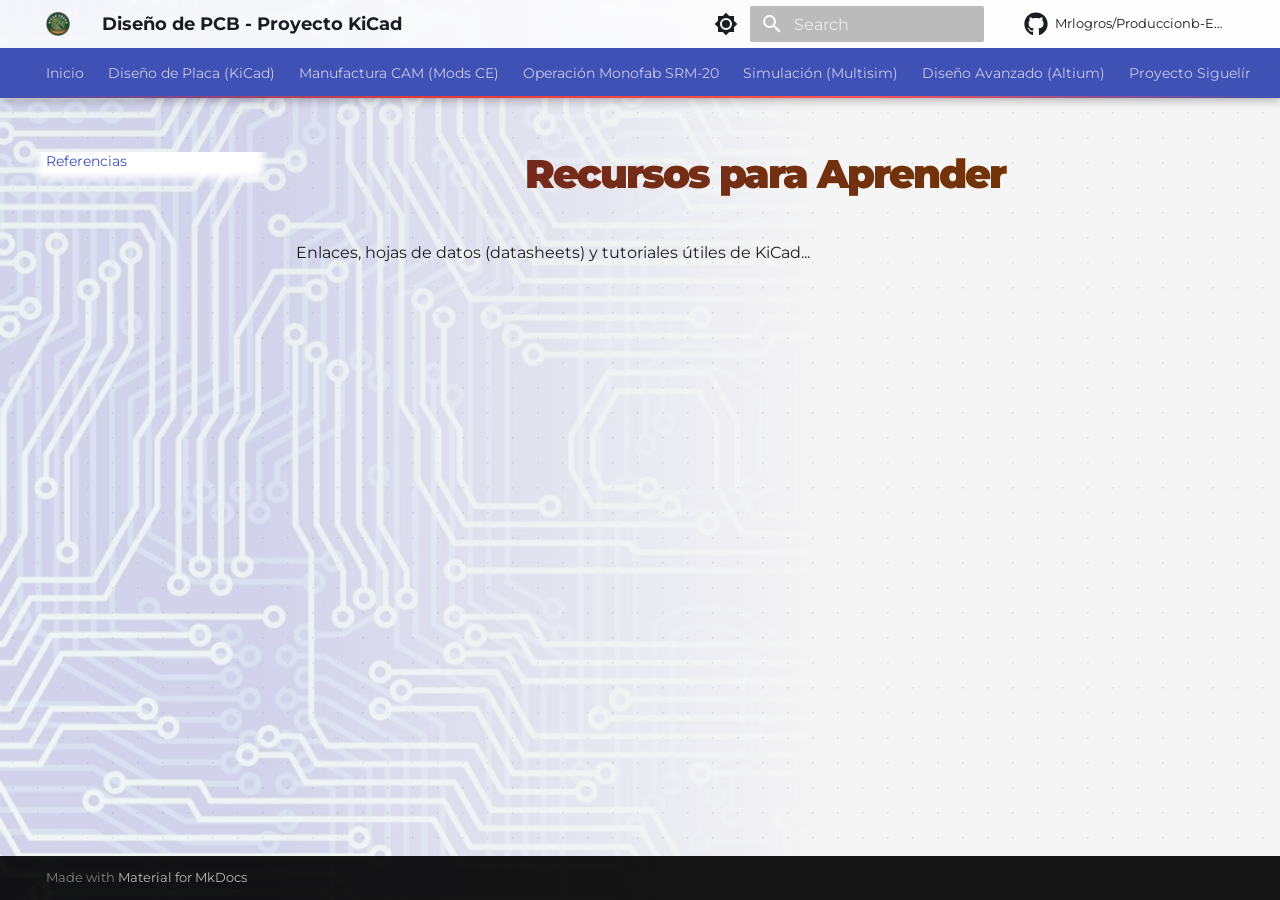
<file: recursos/index.html>
<!doctype html>
<html lang="en" class="no-js">
  <head>
    
      <meta charset="utf-8">
      <meta name="viewport" content="width=device-width,initial-scale=1">
      
        <meta name="description" content="Documentación técnica del diseño y ruteo de circuito impreso.">
      
      
        <meta name="author" content="Tu Nombre">
      
      
      
        <link rel="prev" href="../siguelineas/">
      
      
      
        
      
      
      <link rel="icon" href="../material/developer-board">
      <meta name="generator" content="mkdocs-1.6.1, mkdocs-material-9.7.7">
    
    
      
        <title>Referencias - Diseño de PCB - Proyecto KiCad</title>
      
    
    
      <link rel="stylesheet" href="../assets/stylesheets/main.ec1eaa64.min.css">
      
        
        <link rel="stylesheet" href="../assets/stylesheets/palette.ab4e12ef.min.css">
      
      


    
    
      
    
    
      
        
        
        <link rel="preconnect" href="https://fonts.gstatic.com" crossorigin>
        <link rel="stylesheet" href="https://fonts.googleapis.com/css?family=Montserrat:300,300i,400,400i,700,700i%7CFira+Code:400,400i,700,700i&display=fallback">
        <style>:root{--md-text-font:"Montserrat";--md-code-font:"Fira Code"}</style>
      
    
    
      <link rel="stylesheet" href="../stylesheets/custom.css">
    
    <script>__md_scope=new URL("..",location),__md_hash=e=>[...e].reduce(((e,_)=>(e<<5)-e+_.charCodeAt(0)),0),__md_get=(e,_=localStorage,t=__md_scope)=>JSON.parse(_.getItem(t.pathname+"."+e)),__md_set=(e,_,t=localStorage,a=__md_scope)=>{try{t.setItem(a.pathname+"."+e,JSON.stringify(_))}catch(e){}}</script>
    
      

    
    
  </head>
  
  
    
    
      
    
    
    
    
    <body dir="ltr" data-md-color-scheme="slate" data-md-color-primary="indigo" data-md-color-accent="amber">
  
    
    <input class="md-toggle" data-md-toggle="drawer" type="checkbox" id="__drawer" autocomplete="off">
    <input class="md-toggle" data-md-toggle="search" type="checkbox" id="__search" autocomplete="off">
    <label class="md-overlay" for="__drawer"></label>
    <div data-md-component="skip">
      
        
        <a href="#recursos-para-aprender" class="md-skip">
          Skip to content
        </a>
      
    </div>
    <div data-md-component="announce">
      
    </div>
    
    
      

  

<header class="md-header md-header--shadow md-header--lifted" data-md-component="header">
  <nav class="md-header__inner md-grid" aria-label="Header">
    <a href=".." title="Diseño de PCB - Proyecto KiCad" class="md-header__button md-logo" aria-label="Diseño de PCB - Proyecto KiCad" data-md-component="logo">
      
  <img src="../img/logo.png" alt="logo">

    </a>
    <label class="md-header__button md-icon" for="__drawer">
      
      <svg xmlns="http://www.w3.org/2000/svg" viewBox="0 0 24 24"><path d="M3 6h18v2H3zm0 5h18v2H3zm0 5h18v2H3z"/></svg>
    </label>
    <div class="md-header__title" data-md-component="header-title">
      <div class="md-header__ellipsis">
        <div class="md-header__topic">
          <span class="md-ellipsis">
            Diseño de PCB - Proyecto KiCad
          </span>
        </div>
        <div class="md-header__topic" data-md-component="header-topic">
          <span class="md-ellipsis">
            
              Referencias
            
          </span>
        </div>
      </div>
    </div>
    
      
        <form class="md-header__option" data-md-component="palette">
  
    
    
    
    <input class="md-option" data-md-color-media="(prefers-color-scheme: dark)" data-md-color-scheme="slate" data-md-color-primary="indigo" data-md-color-accent="amber"  aria-label="Cambiar a modo claro"  type="radio" name="__palette" id="__palette_0">
    
      <label class="md-header__button md-icon" title="Cambiar a modo claro" for="__palette_1" hidden>
        <svg xmlns="http://www.w3.org/2000/svg" viewBox="0 0 24 24"><path d="M12 18c-.89 0-1.74-.2-2.5-.55C11.56 16.5 13 14.42 13 12s-1.44-4.5-3.5-5.45C10.26 6.2 11.11 6 12 6a6 6 0 0 1 6 6 6 6 0 0 1-6 6m8-9.31V4h-4.69L12 .69 8.69 4H4v4.69L.69 12 4 15.31V20h4.69L12 23.31 15.31 20H20v-4.69L23.31 12z"/></svg>
      </label>
    
  
    
    
    
    <input class="md-option" data-md-color-media="(prefers-color-scheme: light)" data-md-color-scheme="default" data-md-color-primary="indigo" data-md-color-accent="amber"  aria-label="Cambiar a modo oscuro"  type="radio" name="__palette" id="__palette_1">
    
      <label class="md-header__button md-icon" title="Cambiar a modo oscuro" for="__palette_0" hidden>
        <svg xmlns="http://www.w3.org/2000/svg" viewBox="0 0 24 24"><path d="M12 8a4 4 0 0 0-4 4 4 4 0 0 0 4 4 4 4 0 0 0 4-4 4 4 0 0 0-4-4m0 10a6 6 0 0 1-6-6 6 6 0 0 1 6-6 6 6 0 0 1 6 6 6 6 0 0 1-6 6m8-9.31V4h-4.69L12 .69 8.69 4H4v4.69L.69 12 4 15.31V20h4.69L12 23.31 15.31 20H20v-4.69L23.31 12z"/></svg>
      </label>
    
  
</form>
      
    
    
      <script>var palette=__md_get("__palette");if(palette&&palette.color){if("(prefers-color-scheme)"===palette.color.media){var media=matchMedia("(prefers-color-scheme: light)"),input=document.querySelector(media.matches?"[data-md-color-media='(prefers-color-scheme: light)']":"[data-md-color-media='(prefers-color-scheme: dark)']");palette.color.media=input.getAttribute("data-md-color-media"),palette.color.scheme=input.getAttribute("data-md-color-scheme"),palette.color.primary=input.getAttribute("data-md-color-primary"),palette.color.accent=input.getAttribute("data-md-color-accent")}for(var[key,value]of Object.entries(palette.color))document.body.setAttribute("data-md-color-"+key,value)}</script>
    
    
    
      
      
        <label class="md-header__button md-icon" for="__search">
          
          <svg xmlns="http://www.w3.org/2000/svg" viewBox="0 0 24 24"><path d="M9.5 3A6.5 6.5 0 0 1 16 9.5c0 1.61-.59 3.09-1.56 4.23l.27.27h.79l5 5-1.5 1.5-5-5v-.79l-.27-.27A6.52 6.52 0 0 1 9.5 16 6.5 6.5 0 0 1 3 9.5 6.5 6.5 0 0 1 9.5 3m0 2C7 5 5 7 5 9.5S7 14 9.5 14 14 12 14 9.5 12 5 9.5 5"/></svg>
        </label>
        <div class="md-search" data-md-component="search" role="dialog">
  <label class="md-search__overlay" for="__search"></label>
  <div class="md-search__inner" role="search">
    <form class="md-search__form" name="search">
      <input type="text" class="md-search__input" name="query" aria-label="Search" placeholder="Search" autocapitalize="off" autocorrect="off" autocomplete="off" spellcheck="false" data-md-component="search-query" required>
      <label class="md-search__icon md-icon" for="__search">
        
        <svg xmlns="http://www.w3.org/2000/svg" viewBox="0 0 24 24"><path d="M9.5 3A6.5 6.5 0 0 1 16 9.5c0 1.61-.59 3.09-1.56 4.23l.27.27h.79l5 5-1.5 1.5-5-5v-.79l-.27-.27A6.52 6.52 0 0 1 9.5 16 6.5 6.5 0 0 1 3 9.5 6.5 6.5 0 0 1 9.5 3m0 2C7 5 5 7 5 9.5S7 14 9.5 14 14 12 14 9.5 12 5 9.5 5"/></svg>
        
        <svg xmlns="http://www.w3.org/2000/svg" viewBox="0 0 24 24"><path d="M20 11v2H8l5.5 5.5-1.42 1.42L4.16 12l7.92-7.92L13.5 5.5 8 11z"/></svg>
      </label>
      <nav class="md-search__options" aria-label="Search">
        
        <button type="reset" class="md-search__icon md-icon" title="Clear" aria-label="Clear" tabindex="-1">
          
          <svg xmlns="http://www.w3.org/2000/svg" viewBox="0 0 24 24"><path d="M19 6.41 17.59 5 12 10.59 6.41 5 5 6.41 10.59 12 5 17.59 6.41 19 12 13.41 17.59 19 19 17.59 13.41 12z"/></svg>
        </button>
      </nav>
      
    </form>
    <div class="md-search__output">
      <div class="md-search__scrollwrap" tabindex="0" data-md-scrollfix>
        <div class="md-search-result" data-md-component="search-result">
          <div class="md-search-result__meta">
            Initializing search
          </div>
          <ol class="md-search-result__list" role="presentation"></ol>
        </div>
      </div>
    </div>
  </div>
</div>
      
    
    
      <div class="md-header__source">
        <a href="https://github.com/Mrlogros/Produccionb-Electronica" title="Go to repository" class="md-source" data-md-component="source">
  <div class="md-source__icon md-icon">
    
    <svg xmlns="http://www.w3.org/2000/svg" viewBox="0 0 512 512"><!--! Font Awesome Free 7.1.0 by @fontawesome - https://fontawesome.com License - https://fontawesome.com/license/free (Icons: CC BY 4.0, Fonts: SIL OFL 1.1, Code: MIT License) Copyright 2025 Fonticons, Inc.--><path d="M173.9 397.4c0 2-2.3 3.6-5.2 3.6-3.3.3-5.6-1.3-5.6-3.6 0-2 2.3-3.6 5.2-3.6 3-.3 5.6 1.3 5.6 3.6m-31.1-4.5c-.7 2 1.3 4.3 4.3 4.9 2.6 1 5.6 0 6.2-2s-1.3-4.3-4.3-5.2c-2.6-.7-5.5.3-6.2 2.3m44.2-1.7c-2.9.7-4.9 2.6-4.6 4.9.3 2 2.9 3.3 5.9 2.6 2.9-.7 4.9-2.6 4.6-4.6-.3-1.9-3-3.2-5.9-2.9M252.8 8C114.1 8 8 113.3 8 252c0 110.9 69.8 205.8 169.5 239.2 12.8 2.3 17.3-5.6 17.3-12.1 0-6.2-.3-40.4-.3-61.4 0 0-70 15-84.7-29.8 0 0-11.4-29.1-27.8-36.6 0 0-22.9-15.7 1.6-15.4 0 0 24.9 2 38.6 25.8 21.9 38.6 58.6 27.5 72.9 20.9 2.3-16 8.8-27.1 16-33.7-55.9-6.2-112.3-14.3-112.3-110.5 0-27.5 7.6-41.3 23.6-58.9-2.6-6.5-11.1-33.3 2.6-67.9 20.9-6.5 69 27 69 27 20-5.6 41.5-8.5 62.8-8.5s42.8 2.9 62.8 8.5c0 0 48.1-33.6 69-27 13.7 34.7 5.2 61.4 2.6 67.9 16 17.7 25.8 31.5 25.8 58.9 0 96.5-58.9 104.2-114.8 110.5 9.2 7.9 17 22.9 17 46.4 0 33.7-.3 75.4-.3 83.6 0 6.5 4.6 14.4 17.3 12.1C436.2 457.8 504 362.9 504 252 504 113.3 391.5 8 252.8 8M105.2 352.9c-1.3 1-1 3.3.7 5.2 1.6 1.6 3.9 2.3 5.2 1 1.3-1 1-3.3-.7-5.2-1.6-1.6-3.9-2.3-5.2-1m-10.8-8.1c-.7 1.3.3 2.9 2.3 3.9 1.6 1 3.6.7 4.3-.7.7-1.3-.3-2.9-2.3-3.9-2-.6-3.6-.3-4.3.7m32.4 35.6c-1.6 1.3-1 4.3 1.3 6.2 2.3 2.3 5.2 2.6 6.5 1 1.3-1.3.7-4.3-1.3-6.2-2.2-2.3-5.2-2.6-6.5-1m-11.4-14.7c-1.6 1-1.6 3.6 0 5.9s4.3 3.3 5.6 2.3c1.6-1.3 1.6-3.9 0-6.2-1.4-2.3-4-3.3-5.6-2"/></svg>
  </div>
  <div class="md-source__repository">
    Mrlogros/Produccionb-Electronica
  </div>
</a>
      </div>
    
  </nav>
  
    
      
<nav class="md-tabs" aria-label="Tabs" data-md-component="tabs">
  <div class="md-grid">
    <ul class="md-tabs__list">
      
        
  
  
  
  
    <li class="md-tabs__item">
      <a href=".." class="md-tabs__link">
        
  
  
    
  
  Inicio

      </a>
    </li>
  

      
        
  
  
  
  
    <li class="md-tabs__item">
      <a href="../diseno-kicad/" class="md-tabs__link">
        
  
  
    
  
  Diseño de Placa (KiCad)

      </a>
    </li>
  

      
        
  
  
  
  
    <li class="md-tabs__item">
      <a href="../mods-ce/" class="md-tabs__link">
        
  
  
    
  
  Manufactura CAM (Mods CE)

      </a>
    </li>
  

      
        
  
  
  
  
    <li class="md-tabs__item">
      <a href="../monofab/" class="md-tabs__link">
        
  
  
    
  
  Operación Monofab SRM-20

      </a>
    </li>
  

      
        
  
  
  
  
    <li class="md-tabs__item">
      <a href="../multisim/" class="md-tabs__link">
        
  
  
    
  
  Simulación (Multisim)

      </a>
    </li>
  

      
        
  
  
  
  
    <li class="md-tabs__item">
      <a href="../altium/" class="md-tabs__link">
        
  
  
    
  
  Diseño Avanzado (Altium)

      </a>
    </li>
  

      
        
  
  
  
  
    <li class="md-tabs__item">
      <a href="../siguelineas/" class="md-tabs__link">
        
  
  
    
  
  Proyecto Siguelíneas

      </a>
    </li>
  

      
        
  
  
  
    
  
  
    <li class="md-tabs__item md-tabs__item--active">
      <a href="./" class="md-tabs__link">
        
  
  
    
  
  Referencias

      </a>
    </li>
  

      
    </ul>
  </div>
</nav>
    
  
</header>
    
    <div class="md-container" data-md-component="container">
      
      
        
      
      <main class="md-main" data-md-component="main">
        <div class="md-main__inner md-grid">
          
            
              
              <div class="md-sidebar md-sidebar--primary" data-md-component="sidebar" data-md-type="navigation" >
                <div class="md-sidebar__scrollwrap">
                  <div class="md-sidebar__inner">
                    


  


  

<nav class="md-nav md-nav--primary md-nav--lifted md-nav--integrated" aria-label="Navigation" data-md-level="0">
  <label class="md-nav__title" for="__drawer">
    <a href=".." title="Diseño de PCB - Proyecto KiCad" class="md-nav__button md-logo" aria-label="Diseño de PCB - Proyecto KiCad" data-md-component="logo">
      
  <img src="../img/logo.png" alt="logo">

    </a>
    Diseño de PCB - Proyecto KiCad
  </label>
  
    <div class="md-nav__source">
      <a href="https://github.com/Mrlogros/Produccionb-Electronica" title="Go to repository" class="md-source" data-md-component="source">
  <div class="md-source__icon md-icon">
    
    <svg xmlns="http://www.w3.org/2000/svg" viewBox="0 0 512 512"><!--! Font Awesome Free 7.1.0 by @fontawesome - https://fontawesome.com License - https://fontawesome.com/license/free (Icons: CC BY 4.0, Fonts: SIL OFL 1.1, Code: MIT License) Copyright 2025 Fonticons, Inc.--><path d="M173.9 397.4c0 2-2.3 3.6-5.2 3.6-3.3.3-5.6-1.3-5.6-3.6 0-2 2.3-3.6 5.2-3.6 3-.3 5.6 1.3 5.6 3.6m-31.1-4.5c-.7 2 1.3 4.3 4.3 4.9 2.6 1 5.6 0 6.2-2s-1.3-4.3-4.3-5.2c-2.6-.7-5.5.3-6.2 2.3m44.2-1.7c-2.9.7-4.9 2.6-4.6 4.9.3 2 2.9 3.3 5.9 2.6 2.9-.7 4.9-2.6 4.6-4.6-.3-1.9-3-3.2-5.9-2.9M252.8 8C114.1 8 8 113.3 8 252c0 110.9 69.8 205.8 169.5 239.2 12.8 2.3 17.3-5.6 17.3-12.1 0-6.2-.3-40.4-.3-61.4 0 0-70 15-84.7-29.8 0 0-11.4-29.1-27.8-36.6 0 0-22.9-15.7 1.6-15.4 0 0 24.9 2 38.6 25.8 21.9 38.6 58.6 27.5 72.9 20.9 2.3-16 8.8-27.1 16-33.7-55.9-6.2-112.3-14.3-112.3-110.5 0-27.5 7.6-41.3 23.6-58.9-2.6-6.5-11.1-33.3 2.6-67.9 20.9-6.5 69 27 69 27 20-5.6 41.5-8.5 62.8-8.5s42.8 2.9 62.8 8.5c0 0 48.1-33.6 69-27 13.7 34.7 5.2 61.4 2.6 67.9 16 17.7 25.8 31.5 25.8 58.9 0 96.5-58.9 104.2-114.8 110.5 9.2 7.9 17 22.9 17 46.4 0 33.7-.3 75.4-.3 83.6 0 6.5 4.6 14.4 17.3 12.1C436.2 457.8 504 362.9 504 252 504 113.3 391.5 8 252.8 8M105.2 352.9c-1.3 1-1 3.3.7 5.2 1.6 1.6 3.9 2.3 5.2 1 1.3-1 1-3.3-.7-5.2-1.6-1.6-3.9-2.3-5.2-1m-10.8-8.1c-.7 1.3.3 2.9 2.3 3.9 1.6 1 3.6.7 4.3-.7.7-1.3-.3-2.9-2.3-3.9-2-.6-3.6-.3-4.3.7m32.4 35.6c-1.6 1.3-1 4.3 1.3 6.2 2.3 2.3 5.2 2.6 6.5 1 1.3-1.3.7-4.3-1.3-6.2-2.2-2.3-5.2-2.6-6.5-1m-11.4-14.7c-1.6 1-1.6 3.6 0 5.9s4.3 3.3 5.6 2.3c1.6-1.3 1.6-3.9 0-6.2-1.4-2.3-4-3.3-5.6-2"/></svg>
  </div>
  <div class="md-source__repository">
    Mrlogros/Produccionb-Electronica
  </div>
</a>
    </div>
  
  <ul class="md-nav__list" data-md-scrollfix>
    
      
      
  
  
  
  
    <li class="md-nav__item">
      <a href=".." class="md-nav__link">
        
  
  
  <span class="md-ellipsis">
    
  
    Inicio
  

    
  </span>
  
  

      </a>
    </li>
  

    
      
      
  
  
  
  
    <li class="md-nav__item">
      <a href="../diseno-kicad/" class="md-nav__link">
        
  
  
  <span class="md-ellipsis">
    
  
    Diseño de Placa (KiCad)
  

    
  </span>
  
  

      </a>
    </li>
  

    
      
      
  
  
  
  
    <li class="md-nav__item">
      <a href="../mods-ce/" class="md-nav__link">
        
  
  
  <span class="md-ellipsis">
    
  
    Manufactura CAM (Mods CE)
  

    
  </span>
  
  

      </a>
    </li>
  

    
      
      
  
  
  
  
    <li class="md-nav__item">
      <a href="../monofab/" class="md-nav__link">
        
  
  
  <span class="md-ellipsis">
    
  
    Operación Monofab SRM-20
  

    
  </span>
  
  

      </a>
    </li>
  

    
      
      
  
  
  
  
    <li class="md-nav__item">
      <a href="../multisim/" class="md-nav__link">
        
  
  
  <span class="md-ellipsis">
    
  
    Simulación (Multisim)
  

    
  </span>
  
  

      </a>
    </li>
  

    
      
      
  
  
  
  
    <li class="md-nav__item">
      <a href="../altium/" class="md-nav__link">
        
  
  
  <span class="md-ellipsis">
    
  
    Diseño Avanzado (Altium)
  

    
  </span>
  
  

      </a>
    </li>
  

    
      
      
  
  
  
  
    <li class="md-nav__item">
      <a href="../siguelineas/" class="md-nav__link">
        
  
  
  <span class="md-ellipsis">
    
  
    Proyecto Siguelíneas
  

    
  </span>
  
  

      </a>
    </li>
  

    
      
      
  
  
    
  
  
  
    <li class="md-nav__item md-nav__item--active">
      
      <input class="md-nav__toggle md-toggle" type="checkbox" id="__toc">
      
      
        
      
      
      <a href="./" class="md-nav__link md-nav__link--active">
        
  
  
  <span class="md-ellipsis">
    
  
    Referencias
  

    
  </span>
  
  

      </a>
      
    </li>
  

    
  </ul>
</nav>
                  </div>
                </div>
              </div>
            
            
          
          
            <div class="md-content" data-md-component="content">
              
              <article class="md-content__inner md-typeset">
                
                  


  
  


<h1 id="recursos-para-aprender">Recursos para Aprender</h1>
<p>Enlaces, hojas de datos (datasheets) y tutoriales útiles de KiCad...</p>












                
              </article>
            </div>
          
          
<script>var target=document.getElementById(location.hash.slice(1));target&&target.name&&(target.checked=target.name.startsWith("__tabbed_"))</script>
        </div>
        
          <button type="button" class="md-top md-icon" data-md-component="top" hidden>
  
  <svg xmlns="http://www.w3.org/2000/svg" viewBox="0 0 24 24"><path d="M13 20h-2V8l-5.5 5.5-1.42-1.42L12 4.16l7.92 7.92-1.42 1.42L13 8z"/></svg>
  Back to top
</button>
        
      </main>
      
        <footer class="md-footer">
  
  <div class="md-footer-meta md-typeset">
    <div class="md-footer-meta__inner md-grid">
      <div class="md-copyright">
  
  
    Made with
    <a href="https://squidfunk.github.io/mkdocs-material/" target="_blank" rel="noopener">
      Material for MkDocs
    </a>
  
</div>
      
    </div>
  </div>
</footer>
      
    </div>
    <div class="md-dialog" data-md-component="dialog">
      <div class="md-dialog__inner md-typeset"></div>
    </div>
    
    
    
      
      
      <script id="__config" type="application/json">{"annotate": null, "base": "..", "features": ["navigation.instant", "navigation.tracking", "navigation.tabs", "navigation.tabs.sticky", "navigation.top", "toc.integrate", "content.code.copy"], "search": "../assets/javascripts/workers/search.2c215733.min.js", "tags": null, "translations": {"clipboard.copied": "Copied to clipboard", "clipboard.copy": "Copy to clipboard", "search.result.more.one": "1 more on this page", "search.result.more.other": "# more on this page", "search.result.none": "No matching documents", "search.result.one": "1 matching document", "search.result.other": "# matching documents", "search.result.placeholder": "Type to start searching", "search.result.term.missing": "Missing", "select.version": "Select version"}, "version": null}</script>
    
    
      <script src="../assets/javascripts/bundle.d7400e89.min.js"></script>
      
    
  </body>
</html>
</file>
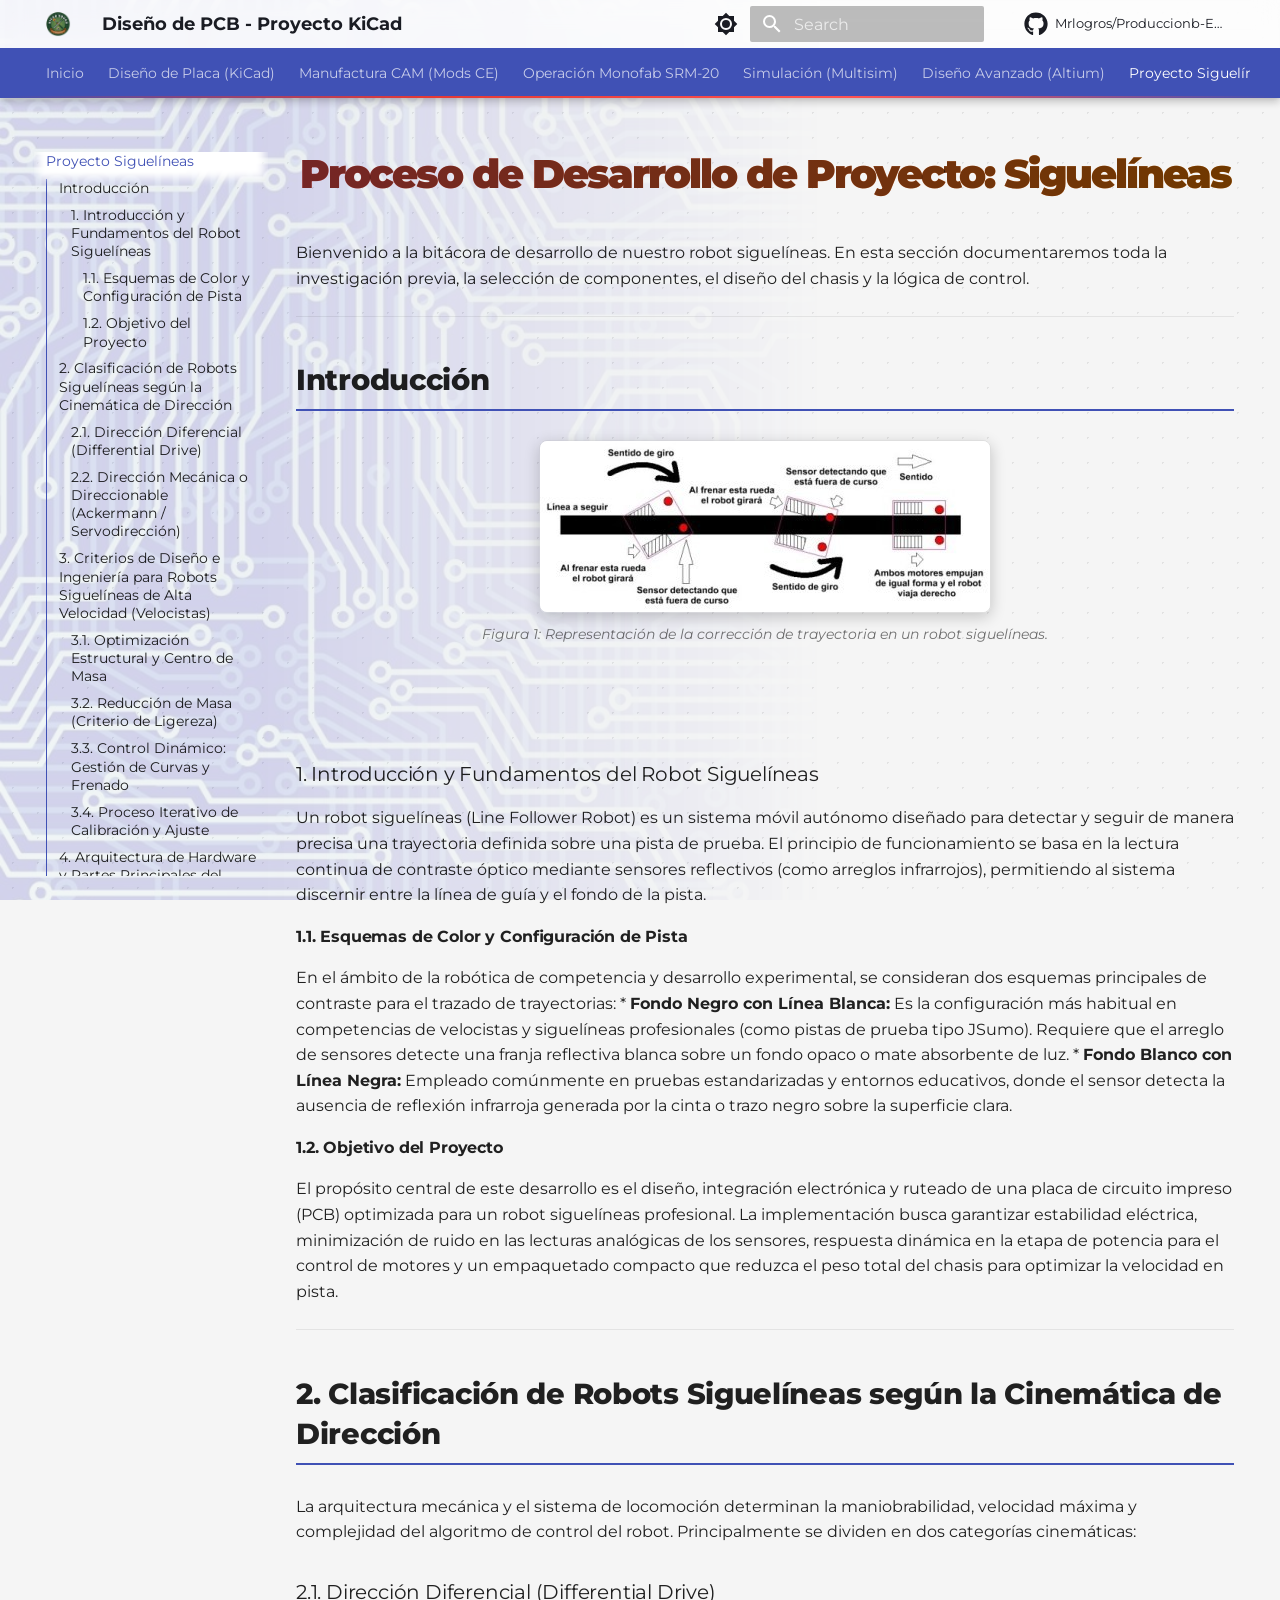
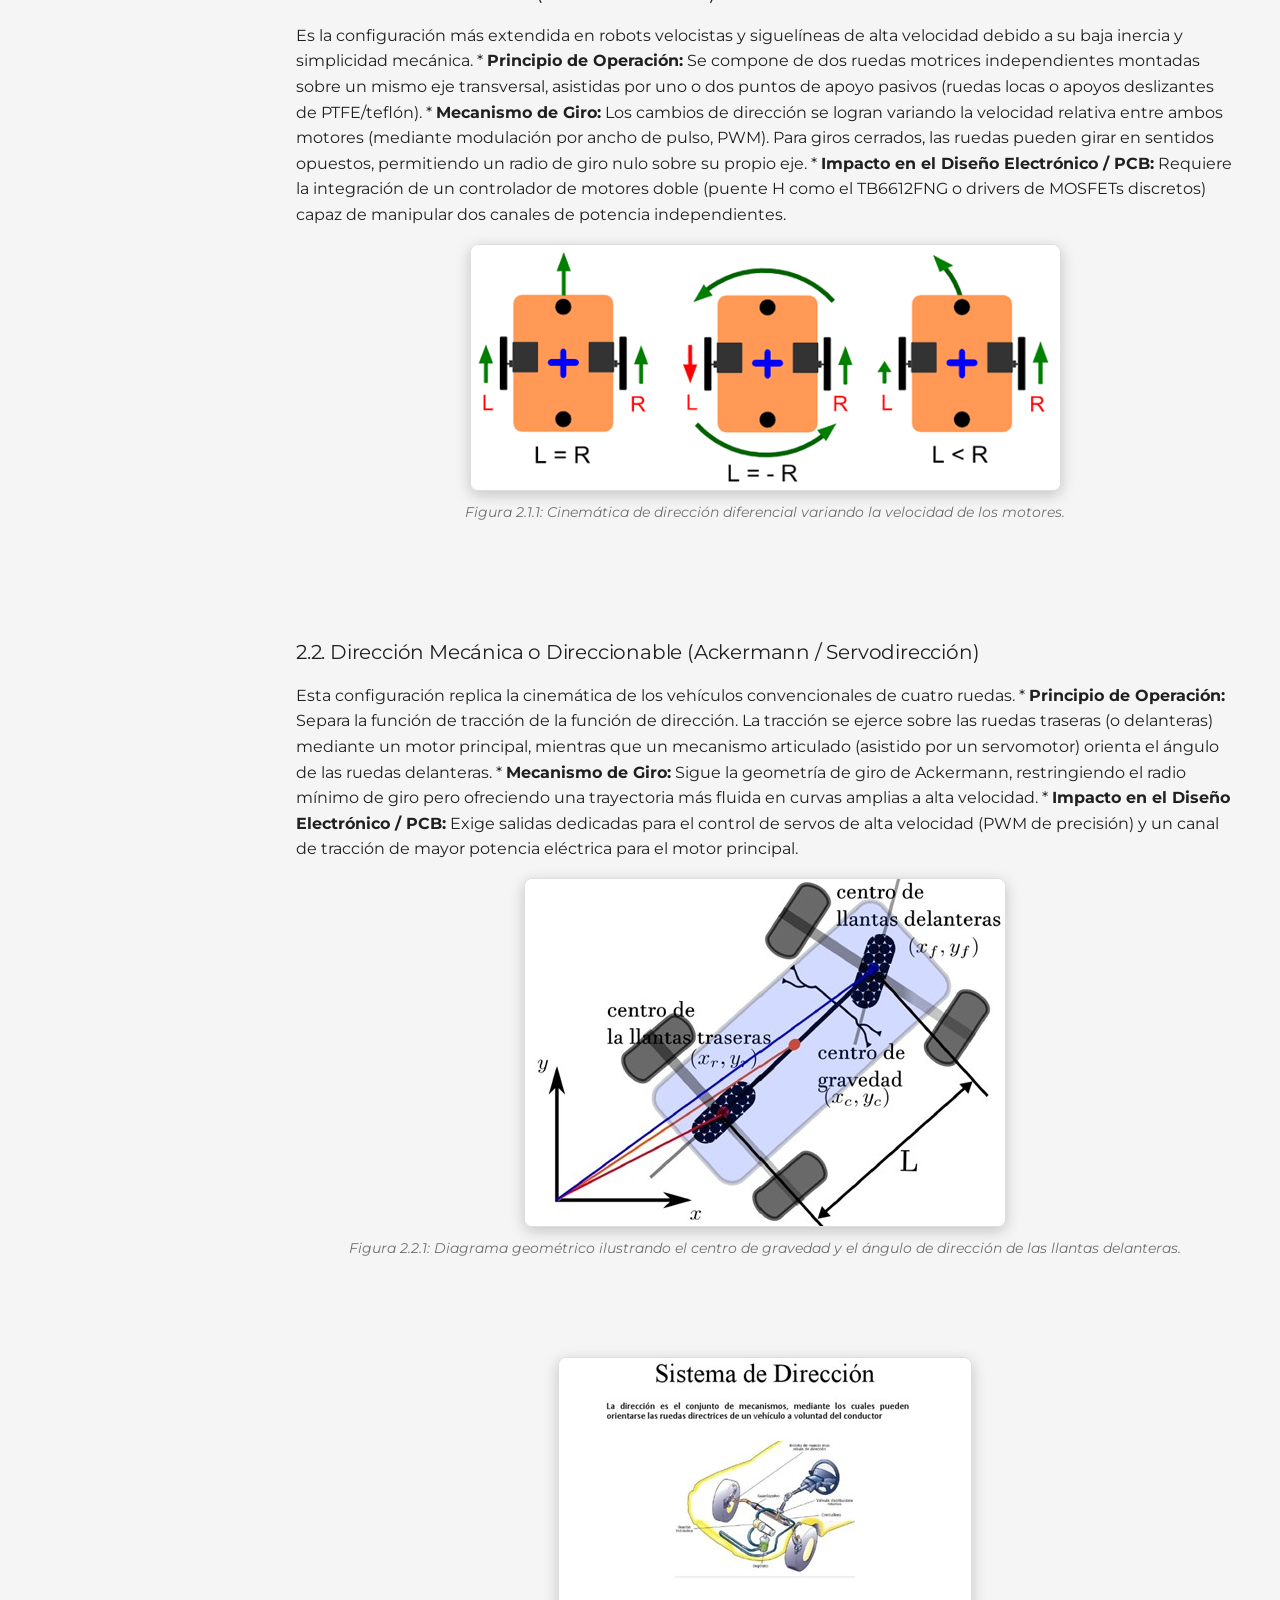
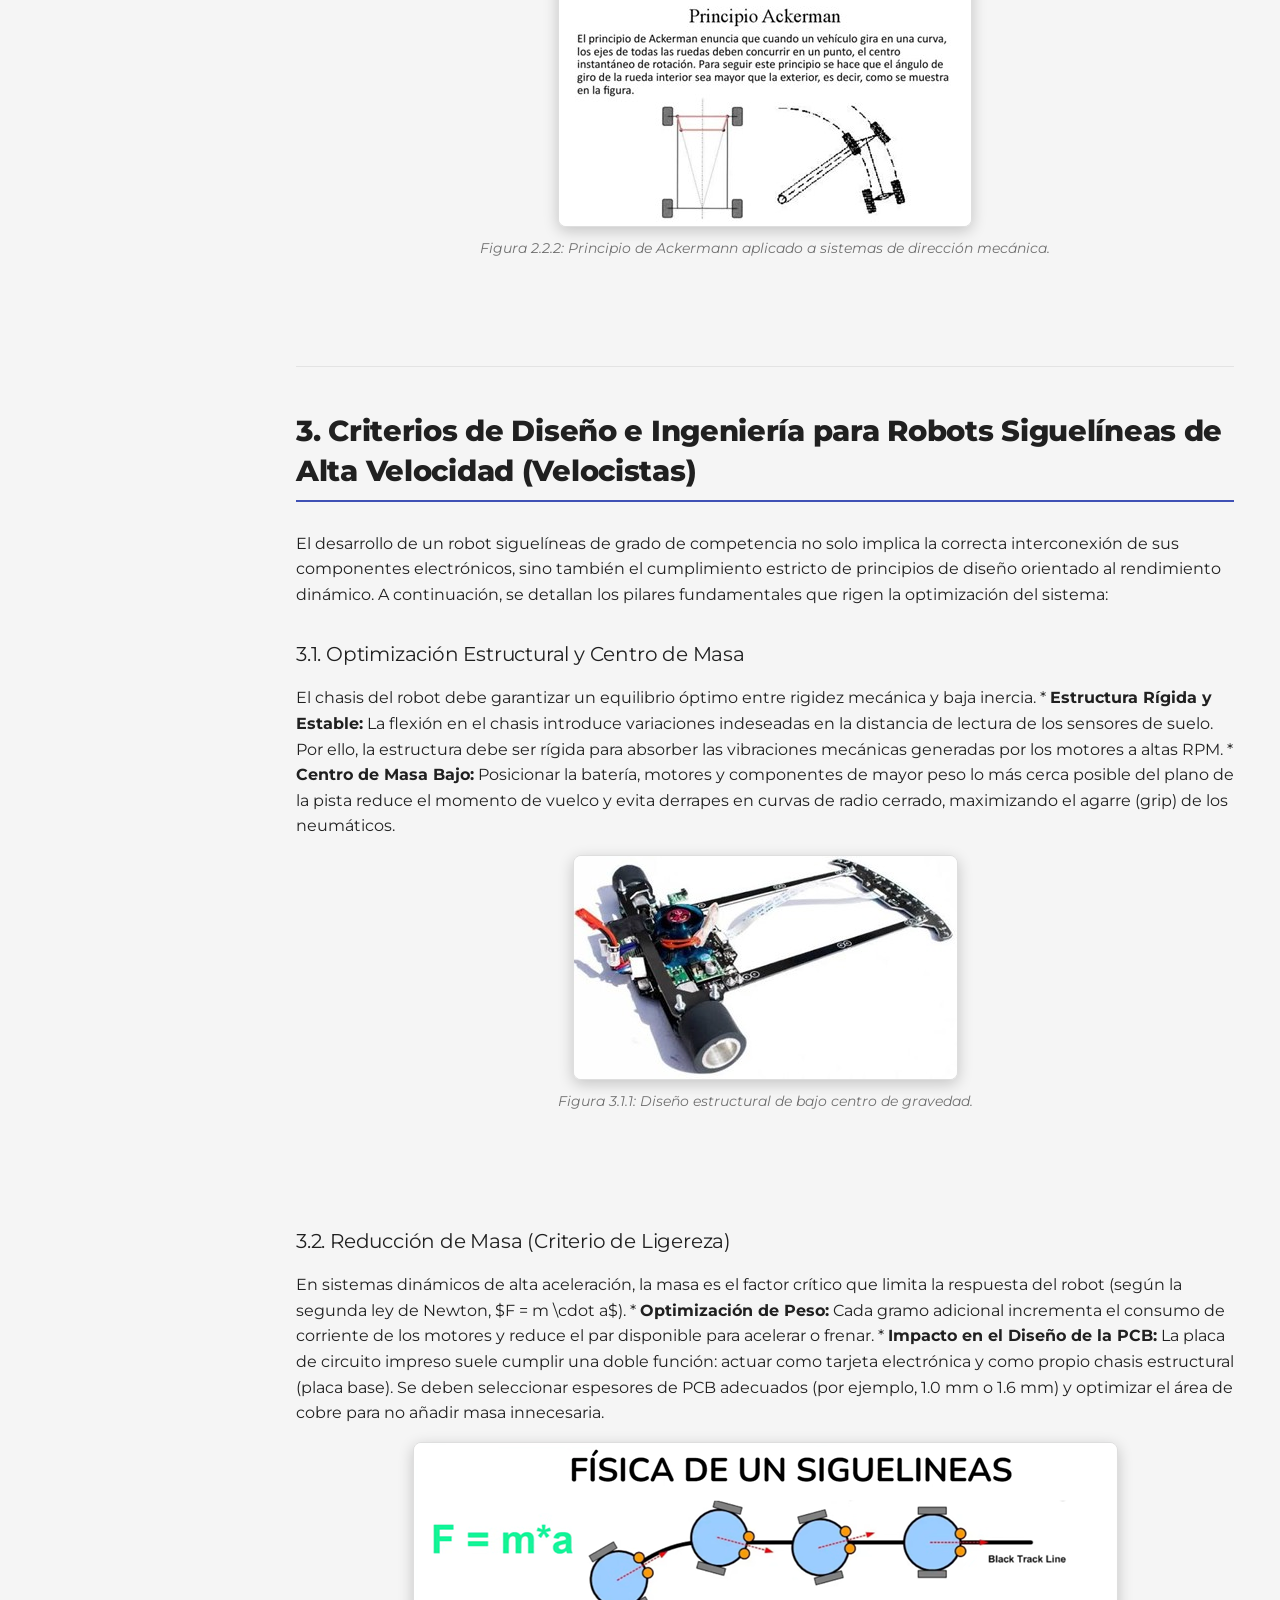
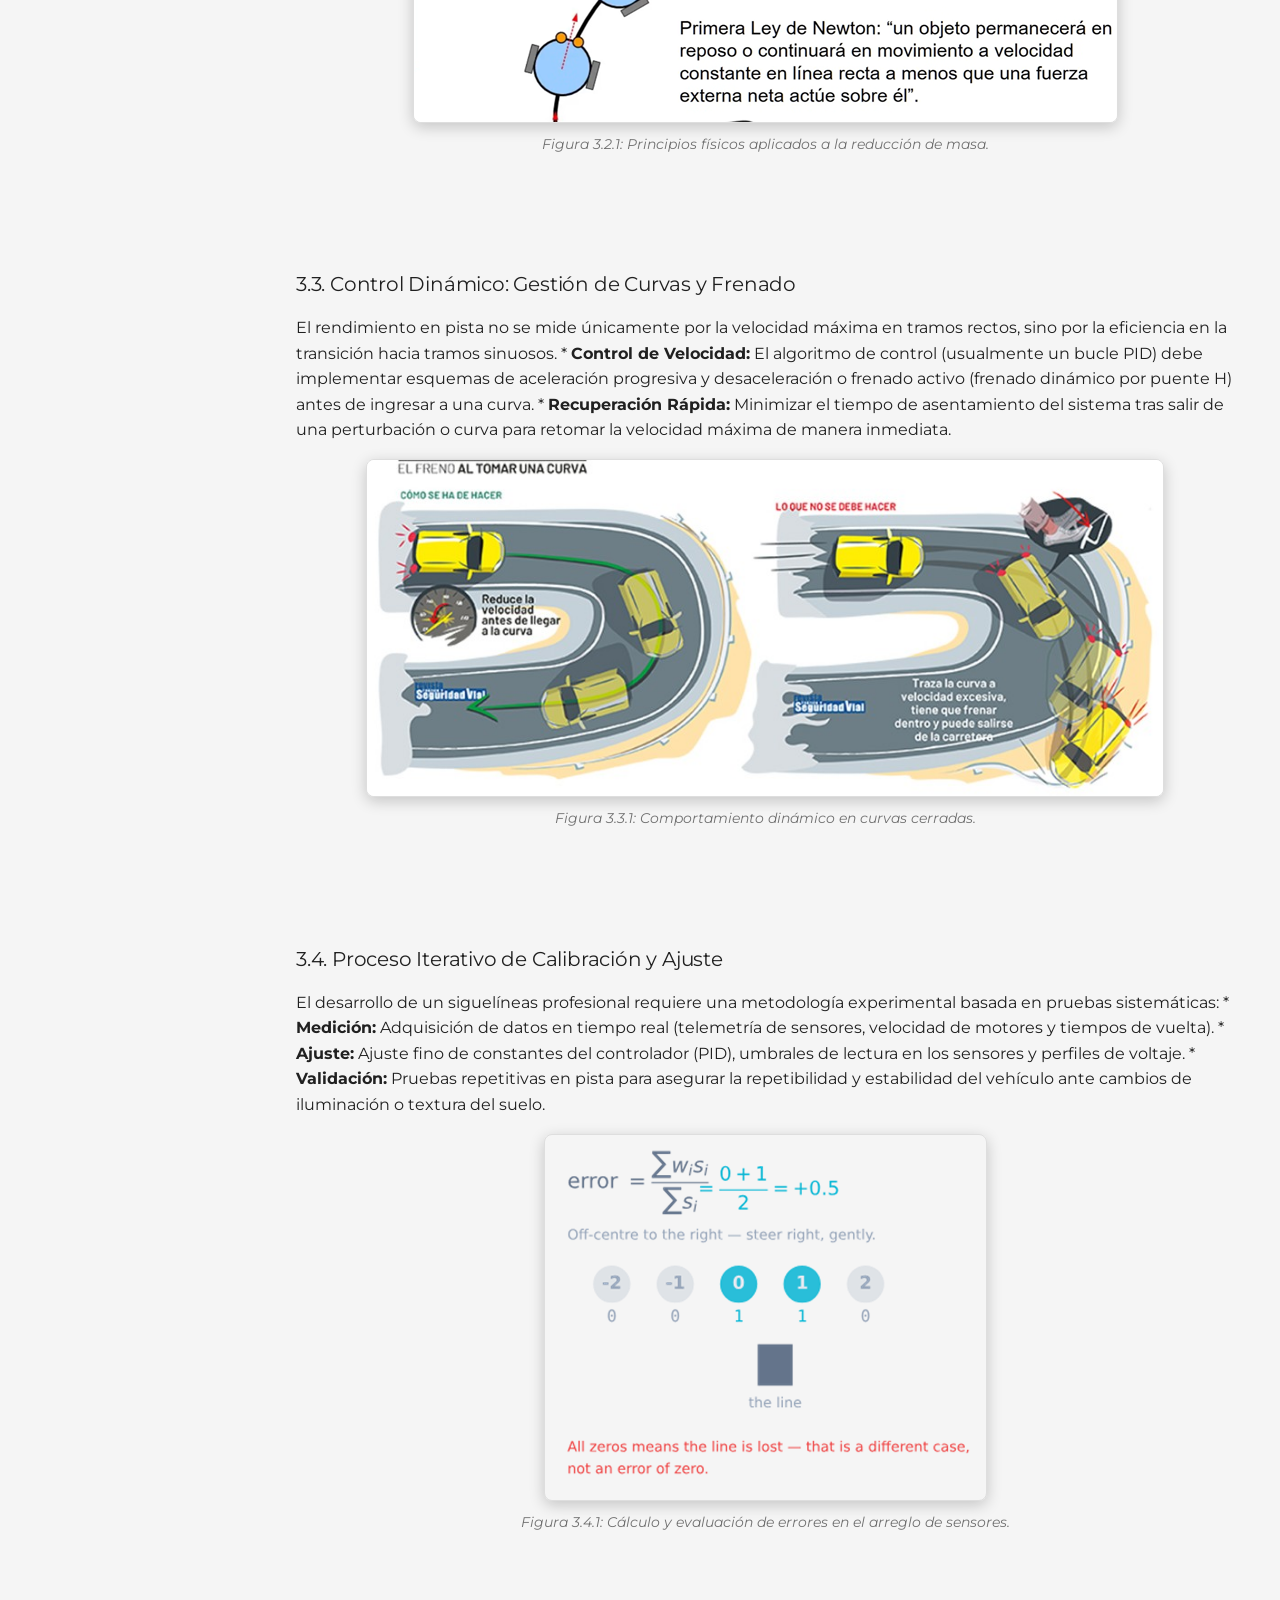
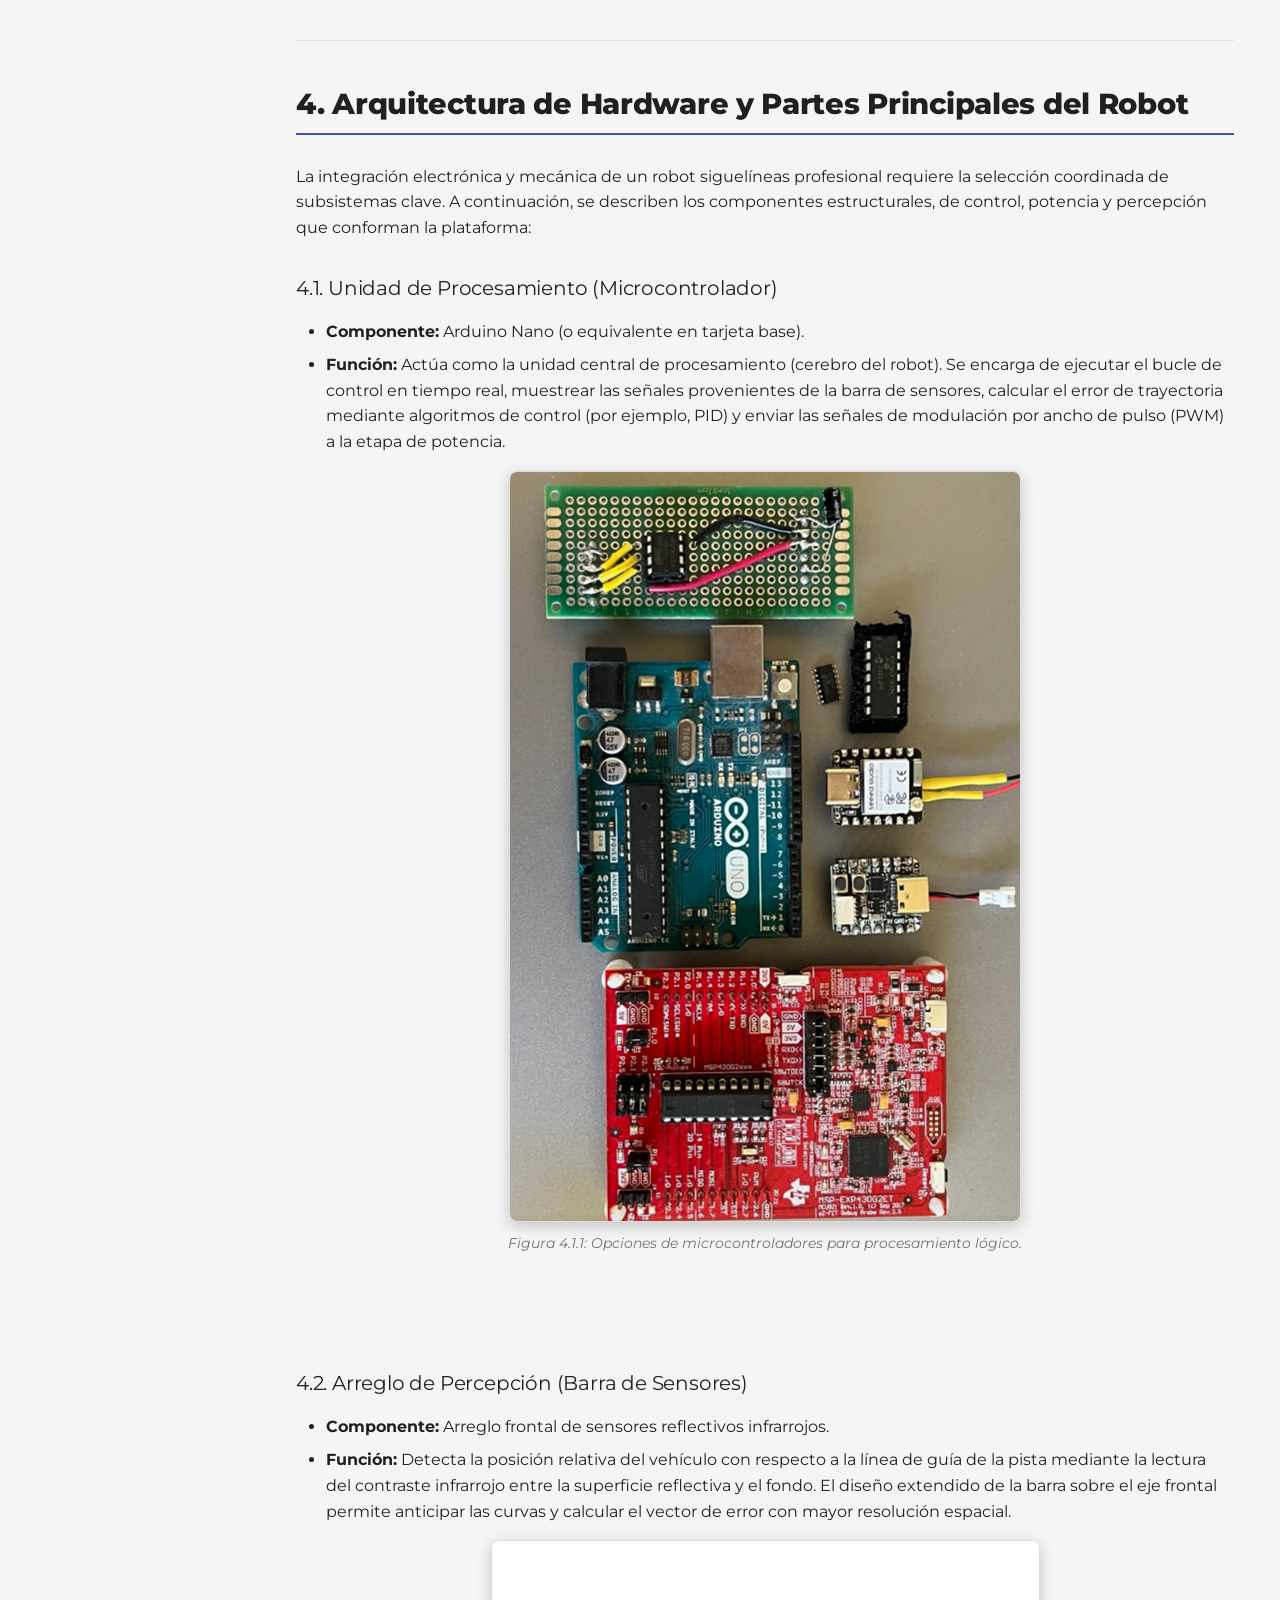
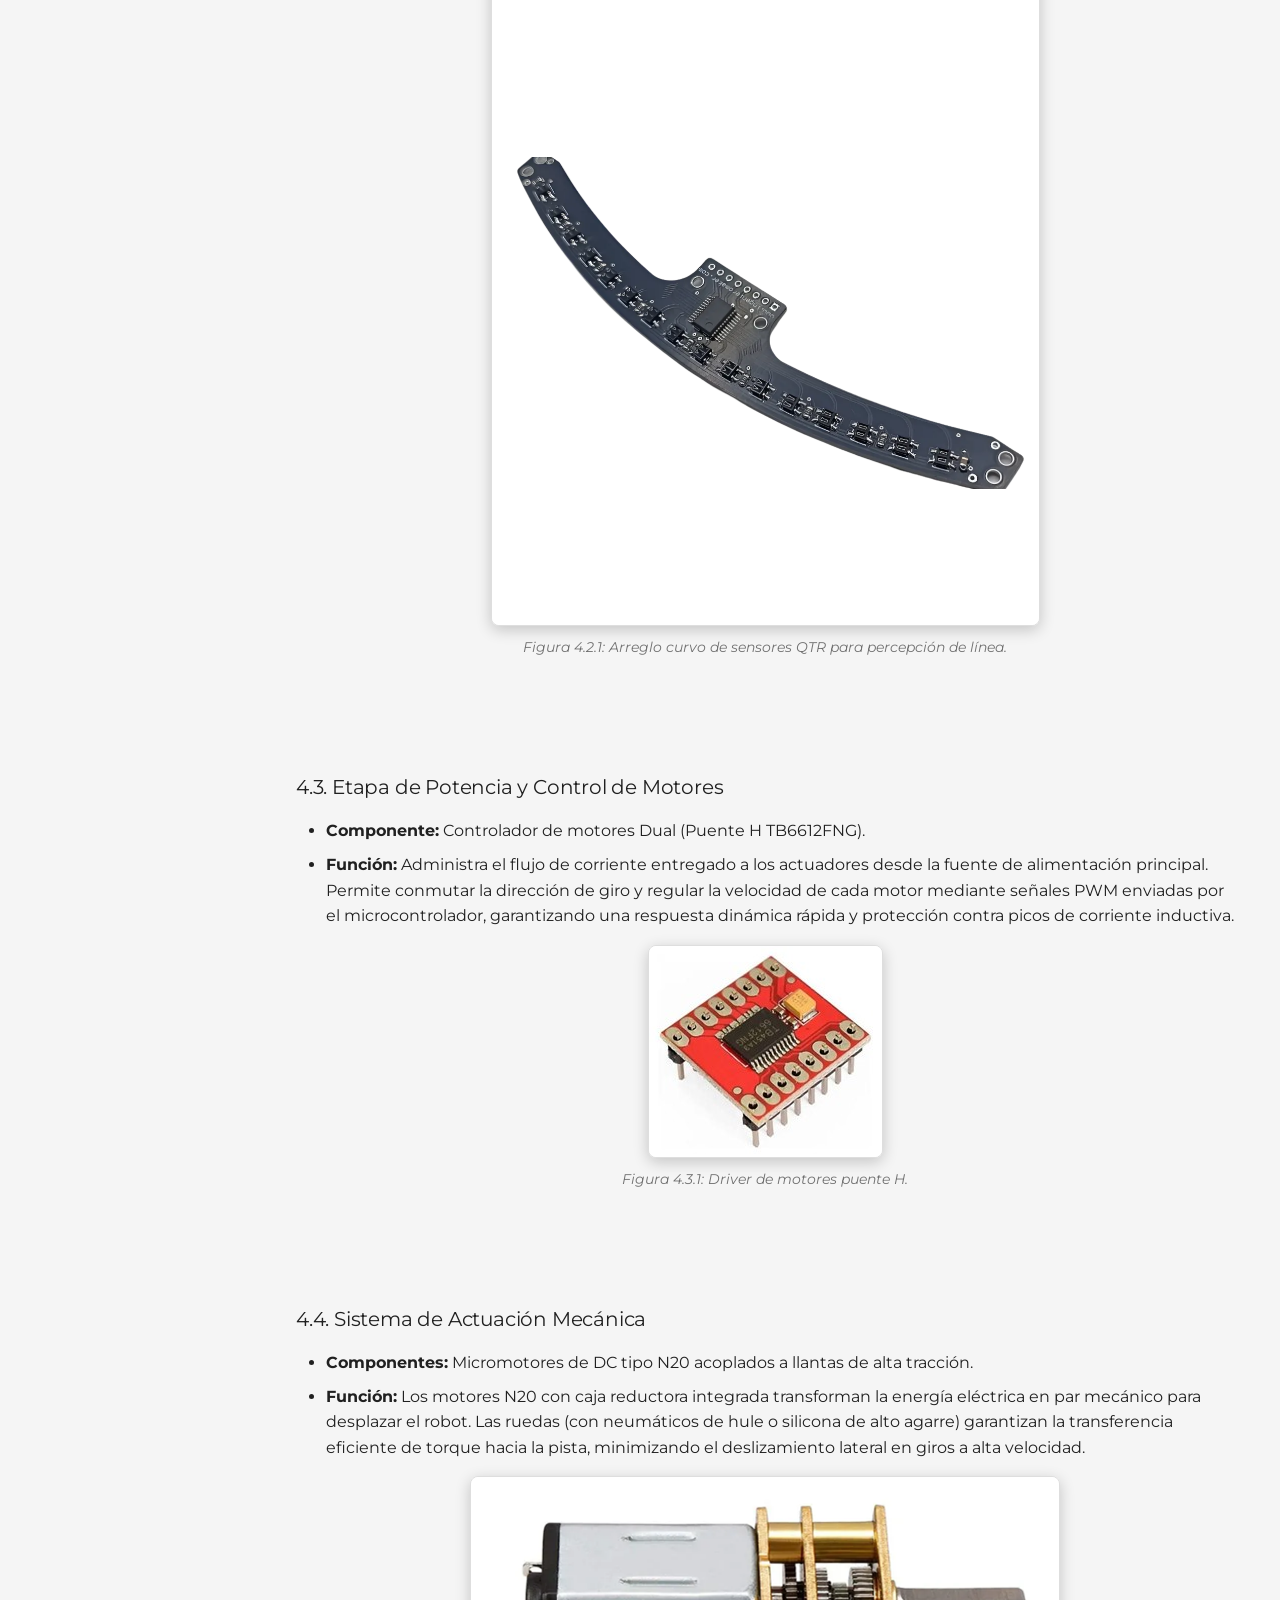
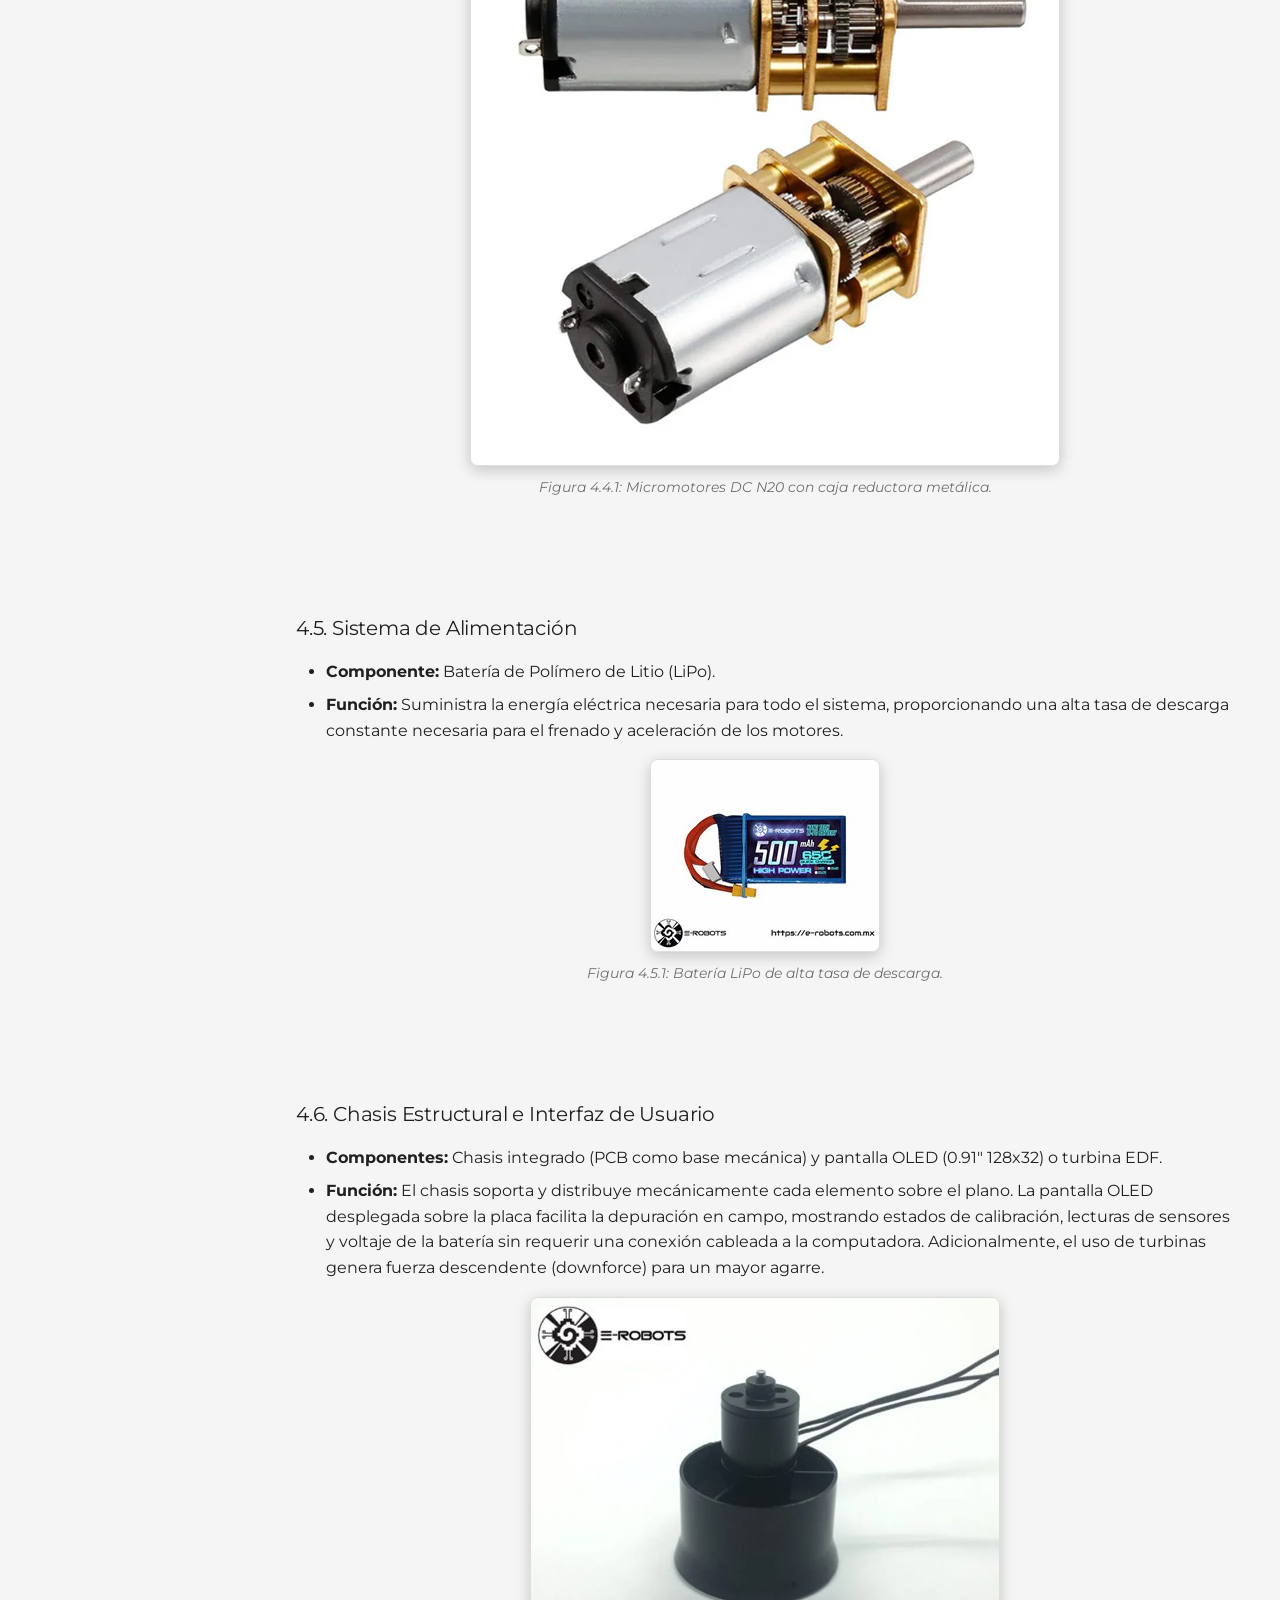
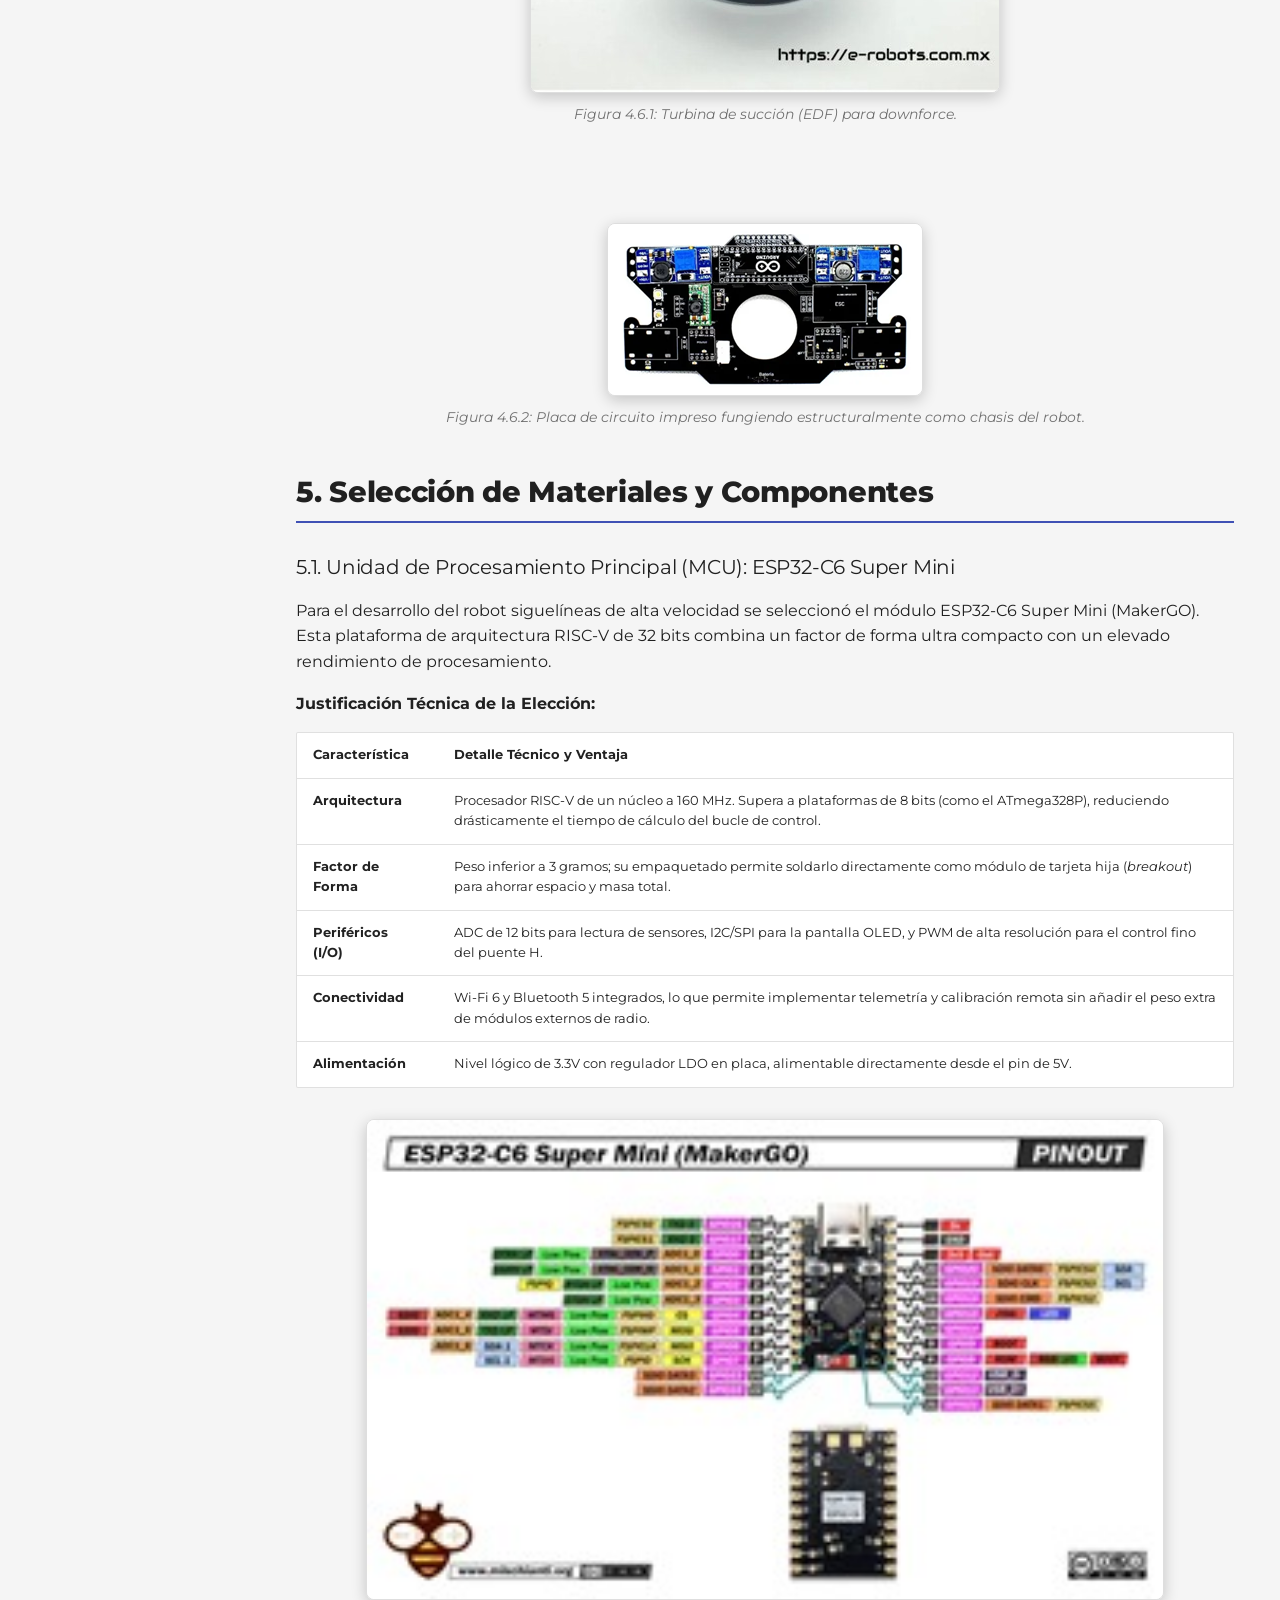
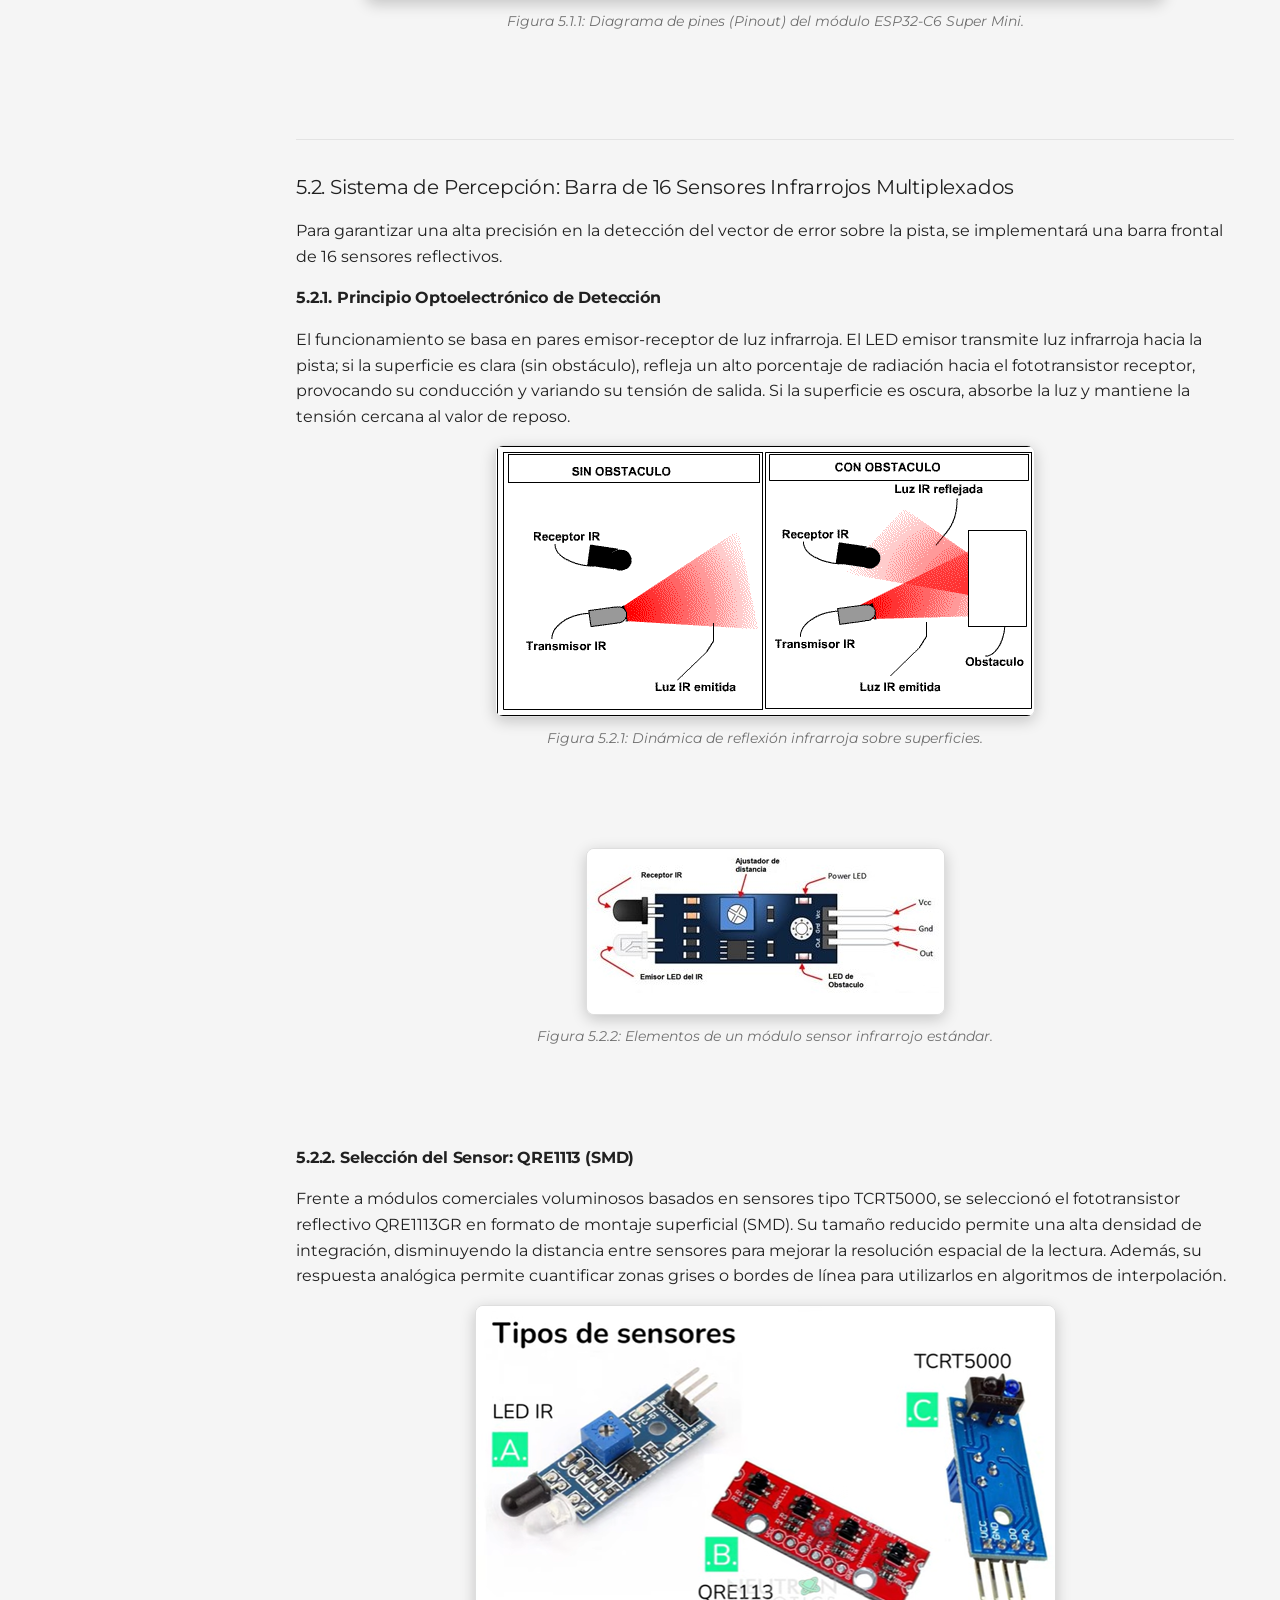
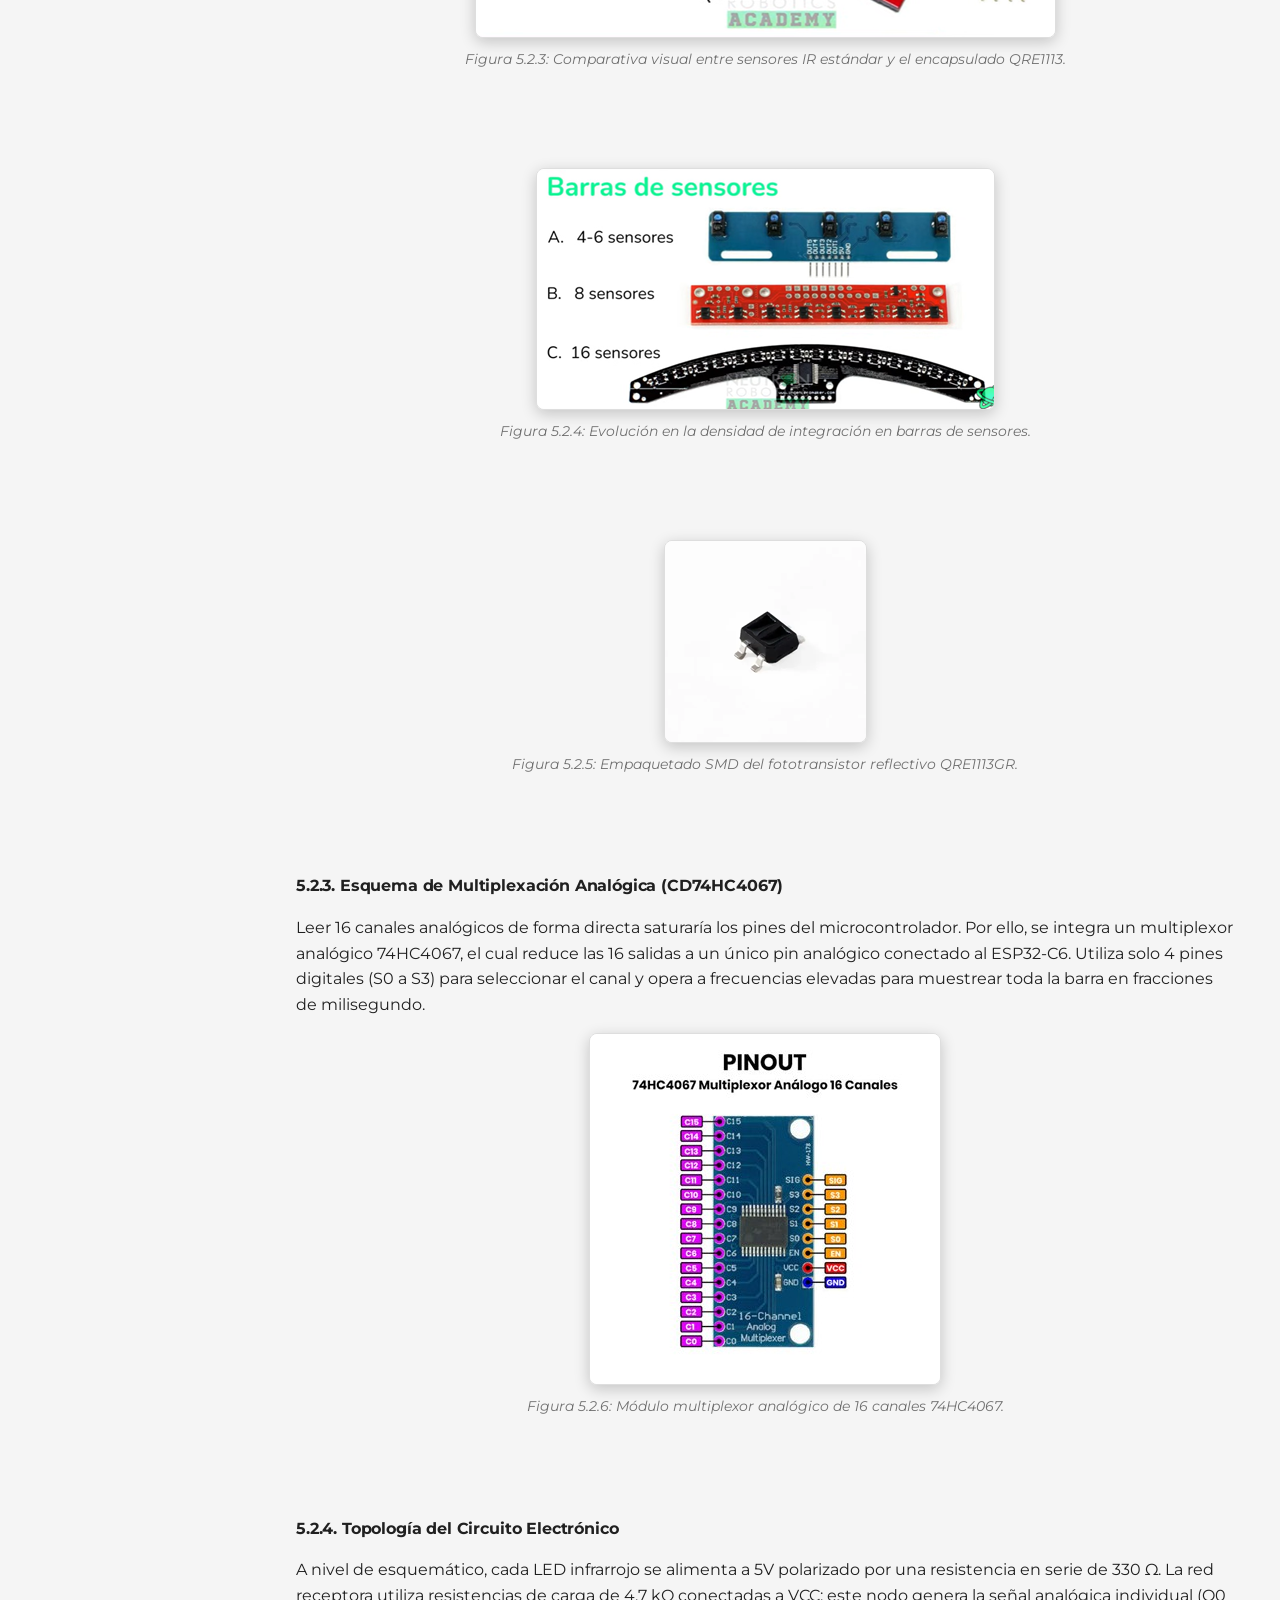
<file: siguelineas/index.html>
<!doctype html>
<html lang="en" class="no-js">
  <head>
    
      <meta charset="utf-8">
      <meta name="viewport" content="width=device-width,initial-scale=1">
      
        <meta name="description" content="Documentación técnica del diseño y ruteo de circuito impreso.">
      
      
        <meta name="author" content="Tu Nombre">
      
      
      
        <link rel="prev" href="../altium/">
      
      
        <link rel="next" href="../recursos/">
      
      
        
      
      
      <link rel="icon" href="../material/developer-board">
      <meta name="generator" content="mkdocs-1.6.1, mkdocs-material-9.7.7">
    
    
      
        <title>Proyecto Siguelíneas - Diseño de PCB - Proyecto KiCad</title>
      
    
    
      <link rel="stylesheet" href="../assets/stylesheets/main.ec1eaa64.min.css">
      
        
        <link rel="stylesheet" href="../assets/stylesheets/palette.ab4e12ef.min.css">
      
      


    
    
      
    
    
      
        
        
        <link rel="preconnect" href="https://fonts.gstatic.com" crossorigin>
        <link rel="stylesheet" href="https://fonts.googleapis.com/css?family=Montserrat:300,300i,400,400i,700,700i%7CFira+Code:400,400i,700,700i&display=fallback">
        <style>:root{--md-text-font:"Montserrat";--md-code-font:"Fira Code"}</style>
      
    
    
      <link rel="stylesheet" href="../stylesheets/custom.css">
    
    <script>__md_scope=new URL("..",location),__md_hash=e=>[...e].reduce(((e,_)=>(e<<5)-e+_.charCodeAt(0)),0),__md_get=(e,_=localStorage,t=__md_scope)=>JSON.parse(_.getItem(t.pathname+"."+e)),__md_set=(e,_,t=localStorage,a=__md_scope)=>{try{t.setItem(a.pathname+"."+e,JSON.stringify(_))}catch(e){}}</script>
    
      

    
    
  </head>
  
  
    
    
      
    
    
    
    
    <body dir="ltr" data-md-color-scheme="slate" data-md-color-primary="indigo" data-md-color-accent="amber">
  
    
    <input class="md-toggle" data-md-toggle="drawer" type="checkbox" id="__drawer" autocomplete="off">
    <input class="md-toggle" data-md-toggle="search" type="checkbox" id="__search" autocomplete="off">
    <label class="md-overlay" for="__drawer"></label>
    <div data-md-component="skip">
      
        
        <a href="#proceso-de-desarrollo-de-proyecto-siguelineas" class="md-skip">
          Skip to content
        </a>
      
    </div>
    <div data-md-component="announce">
      
    </div>
    
    
      

  

<header class="md-header md-header--shadow md-header--lifted" data-md-component="header">
  <nav class="md-header__inner md-grid" aria-label="Header">
    <a href=".." title="Diseño de PCB - Proyecto KiCad" class="md-header__button md-logo" aria-label="Diseño de PCB - Proyecto KiCad" data-md-component="logo">
      
  <img src="../img/logo.png" alt="logo">

    </a>
    <label class="md-header__button md-icon" for="__drawer">
      
      <svg xmlns="http://www.w3.org/2000/svg" viewBox="0 0 24 24"><path d="M3 6h18v2H3zm0 5h18v2H3zm0 5h18v2H3z"/></svg>
    </label>
    <div class="md-header__title" data-md-component="header-title">
      <div class="md-header__ellipsis">
        <div class="md-header__topic">
          <span class="md-ellipsis">
            Diseño de PCB - Proyecto KiCad
          </span>
        </div>
        <div class="md-header__topic" data-md-component="header-topic">
          <span class="md-ellipsis">
            
              Proyecto Siguelíneas
            
          </span>
        </div>
      </div>
    </div>
    
      
        <form class="md-header__option" data-md-component="palette">
  
    
    
    
    <input class="md-option" data-md-color-media="(prefers-color-scheme: dark)" data-md-color-scheme="slate" data-md-color-primary="indigo" data-md-color-accent="amber"  aria-label="Cambiar a modo claro"  type="radio" name="__palette" id="__palette_0">
    
      <label class="md-header__button md-icon" title="Cambiar a modo claro" for="__palette_1" hidden>
        <svg xmlns="http://www.w3.org/2000/svg" viewBox="0 0 24 24"><path d="M12 18c-.89 0-1.74-.2-2.5-.55C11.56 16.5 13 14.42 13 12s-1.44-4.5-3.5-5.45C10.26 6.2 11.11 6 12 6a6 6 0 0 1 6 6 6 6 0 0 1-6 6m8-9.31V4h-4.69L12 .69 8.69 4H4v4.69L.69 12 4 15.31V20h4.69L12 23.31 15.31 20H20v-4.69L23.31 12z"/></svg>
      </label>
    
  
    
    
    
    <input class="md-option" data-md-color-media="(prefers-color-scheme: light)" data-md-color-scheme="default" data-md-color-primary="indigo" data-md-color-accent="amber"  aria-label="Cambiar a modo oscuro"  type="radio" name="__palette" id="__palette_1">
    
      <label class="md-header__button md-icon" title="Cambiar a modo oscuro" for="__palette_0" hidden>
        <svg xmlns="http://www.w3.org/2000/svg" viewBox="0 0 24 24"><path d="M12 8a4 4 0 0 0-4 4 4 4 0 0 0 4 4 4 4 0 0 0 4-4 4 4 0 0 0-4-4m0 10a6 6 0 0 1-6-6 6 6 0 0 1 6-6 6 6 0 0 1 6 6 6 6 0 0 1-6 6m8-9.31V4h-4.69L12 .69 8.69 4H4v4.69L.69 12 4 15.31V20h4.69L12 23.31 15.31 20H20v-4.69L23.31 12z"/></svg>
      </label>
    
  
</form>
      
    
    
      <script>var palette=__md_get("__palette");if(palette&&palette.color){if("(prefers-color-scheme)"===palette.color.media){var media=matchMedia("(prefers-color-scheme: light)"),input=document.querySelector(media.matches?"[data-md-color-media='(prefers-color-scheme: light)']":"[data-md-color-media='(prefers-color-scheme: dark)']");palette.color.media=input.getAttribute("data-md-color-media"),palette.color.scheme=input.getAttribute("data-md-color-scheme"),palette.color.primary=input.getAttribute("data-md-color-primary"),palette.color.accent=input.getAttribute("data-md-color-accent")}for(var[key,value]of Object.entries(palette.color))document.body.setAttribute("data-md-color-"+key,value)}</script>
    
    
    
      
      
        <label class="md-header__button md-icon" for="__search">
          
          <svg xmlns="http://www.w3.org/2000/svg" viewBox="0 0 24 24"><path d="M9.5 3A6.5 6.5 0 0 1 16 9.5c0 1.61-.59 3.09-1.56 4.23l.27.27h.79l5 5-1.5 1.5-5-5v-.79l-.27-.27A6.52 6.52 0 0 1 9.5 16 6.5 6.5 0 0 1 3 9.5 6.5 6.5 0 0 1 9.5 3m0 2C7 5 5 7 5 9.5S7 14 9.5 14 14 12 14 9.5 12 5 9.5 5"/></svg>
        </label>
        <div class="md-search" data-md-component="search" role="dialog">
  <label class="md-search__overlay" for="__search"></label>
  <div class="md-search__inner" role="search">
    <form class="md-search__form" name="search">
      <input type="text" class="md-search__input" name="query" aria-label="Search" placeholder="Search" autocapitalize="off" autocorrect="off" autocomplete="off" spellcheck="false" data-md-component="search-query" required>
      <label class="md-search__icon md-icon" for="__search">
        
        <svg xmlns="http://www.w3.org/2000/svg" viewBox="0 0 24 24"><path d="M9.5 3A6.5 6.5 0 0 1 16 9.5c0 1.61-.59 3.09-1.56 4.23l.27.27h.79l5 5-1.5 1.5-5-5v-.79l-.27-.27A6.52 6.52 0 0 1 9.5 16 6.5 6.5 0 0 1 3 9.5 6.5 6.5 0 0 1 9.5 3m0 2C7 5 5 7 5 9.5S7 14 9.5 14 14 12 14 9.5 12 5 9.5 5"/></svg>
        
        <svg xmlns="http://www.w3.org/2000/svg" viewBox="0 0 24 24"><path d="M20 11v2H8l5.5 5.5-1.42 1.42L4.16 12l7.92-7.92L13.5 5.5 8 11z"/></svg>
      </label>
      <nav class="md-search__options" aria-label="Search">
        
        <button type="reset" class="md-search__icon md-icon" title="Clear" aria-label="Clear" tabindex="-1">
          
          <svg xmlns="http://www.w3.org/2000/svg" viewBox="0 0 24 24"><path d="M19 6.41 17.59 5 12 10.59 6.41 5 5 6.41 10.59 12 5 17.59 6.41 19 12 13.41 17.59 19 19 17.59 13.41 12z"/></svg>
        </button>
      </nav>
      
    </form>
    <div class="md-search__output">
      <div class="md-search__scrollwrap" tabindex="0" data-md-scrollfix>
        <div class="md-search-result" data-md-component="search-result">
          <div class="md-search-result__meta">
            Initializing search
          </div>
          <ol class="md-search-result__list" role="presentation"></ol>
        </div>
      </div>
    </div>
  </div>
</div>
      
    
    
      <div class="md-header__source">
        <a href="https://github.com/Mrlogros/Produccionb-Electronica" title="Go to repository" class="md-source" data-md-component="source">
  <div class="md-source__icon md-icon">
    
    <svg xmlns="http://www.w3.org/2000/svg" viewBox="0 0 512 512"><!--! Font Awesome Free 7.1.0 by @fontawesome - https://fontawesome.com License - https://fontawesome.com/license/free (Icons: CC BY 4.0, Fonts: SIL OFL 1.1, Code: MIT License) Copyright 2025 Fonticons, Inc.--><path d="M173.9 397.4c0 2-2.3 3.6-5.2 3.6-3.3.3-5.6-1.3-5.6-3.6 0-2 2.3-3.6 5.2-3.6 3-.3 5.6 1.3 5.6 3.6m-31.1-4.5c-.7 2 1.3 4.3 4.3 4.9 2.6 1 5.6 0 6.2-2s-1.3-4.3-4.3-5.2c-2.6-.7-5.5.3-6.2 2.3m44.2-1.7c-2.9.7-4.9 2.6-4.6 4.9.3 2 2.9 3.3 5.9 2.6 2.9-.7 4.9-2.6 4.6-4.6-.3-1.9-3-3.2-5.9-2.9M252.8 8C114.1 8 8 113.3 8 252c0 110.9 69.8 205.8 169.5 239.2 12.8 2.3 17.3-5.6 17.3-12.1 0-6.2-.3-40.4-.3-61.4 0 0-70 15-84.7-29.8 0 0-11.4-29.1-27.8-36.6 0 0-22.9-15.7 1.6-15.4 0 0 24.9 2 38.6 25.8 21.9 38.6 58.6 27.5 72.9 20.9 2.3-16 8.8-27.1 16-33.7-55.9-6.2-112.3-14.3-112.3-110.5 0-27.5 7.6-41.3 23.6-58.9-2.6-6.5-11.1-33.3 2.6-67.9 20.9-6.5 69 27 69 27 20-5.6 41.5-8.5 62.8-8.5s42.8 2.9 62.8 8.5c0 0 48.1-33.6 69-27 13.7 34.7 5.2 61.4 2.6 67.9 16 17.7 25.8 31.5 25.8 58.9 0 96.5-58.9 104.2-114.8 110.5 9.2 7.9 17 22.9 17 46.4 0 33.7-.3 75.4-.3 83.6 0 6.5 4.6 14.4 17.3 12.1C436.2 457.8 504 362.9 504 252 504 113.3 391.5 8 252.8 8M105.2 352.9c-1.3 1-1 3.3.7 5.2 1.6 1.6 3.9 2.3 5.2 1 1.3-1 1-3.3-.7-5.2-1.6-1.6-3.9-2.3-5.2-1m-10.8-8.1c-.7 1.3.3 2.9 2.3 3.9 1.6 1 3.6.7 4.3-.7.7-1.3-.3-2.9-2.3-3.9-2-.6-3.6-.3-4.3.7m32.4 35.6c-1.6 1.3-1 4.3 1.3 6.2 2.3 2.3 5.2 2.6 6.5 1 1.3-1.3.7-4.3-1.3-6.2-2.2-2.3-5.2-2.6-6.5-1m-11.4-14.7c-1.6 1-1.6 3.6 0 5.9s4.3 3.3 5.6 2.3c1.6-1.3 1.6-3.9 0-6.2-1.4-2.3-4-3.3-5.6-2"/></svg>
  </div>
  <div class="md-source__repository">
    Mrlogros/Produccionb-Electronica
  </div>
</a>
      </div>
    
  </nav>
  
    
      
<nav class="md-tabs" aria-label="Tabs" data-md-component="tabs">
  <div class="md-grid">
    <ul class="md-tabs__list">
      
        
  
  
  
  
    <li class="md-tabs__item">
      <a href=".." class="md-tabs__link">
        
  
  
    
  
  Inicio

      </a>
    </li>
  

      
        
  
  
  
  
    <li class="md-tabs__item">
      <a href="../diseno-kicad/" class="md-tabs__link">
        
  
  
    
  
  Diseño de Placa (KiCad)

      </a>
    </li>
  

      
        
  
  
  
  
    <li class="md-tabs__item">
      <a href="../mods-ce/" class="md-tabs__link">
        
  
  
    
  
  Manufactura CAM (Mods CE)

      </a>
    </li>
  

      
        
  
  
  
  
    <li class="md-tabs__item">
      <a href="../monofab/" class="md-tabs__link">
        
  
  
    
  
  Operación Monofab SRM-20

      </a>
    </li>
  

      
        
  
  
  
  
    <li class="md-tabs__item">
      <a href="../multisim/" class="md-tabs__link">
        
  
  
    
  
  Simulación (Multisim)

      </a>
    </li>
  

      
        
  
  
  
  
    <li class="md-tabs__item">
      <a href="../altium/" class="md-tabs__link">
        
  
  
    
  
  Diseño Avanzado (Altium)

      </a>
    </li>
  

      
        
  
  
  
    
  
  
    <li class="md-tabs__item md-tabs__item--active">
      <a href="./" class="md-tabs__link">
        
  
  
    
  
  Proyecto Siguelíneas

      </a>
    </li>
  

      
        
  
  
  
  
    <li class="md-tabs__item">
      <a href="../recursos/" class="md-tabs__link">
        
  
  
    
  
  Referencias

      </a>
    </li>
  

      
    </ul>
  </div>
</nav>
    
  
</header>
    
    <div class="md-container" data-md-component="container">
      
      
        
      
      <main class="md-main" data-md-component="main">
        <div class="md-main__inner md-grid">
          
            
              
              <div class="md-sidebar md-sidebar--primary" data-md-component="sidebar" data-md-type="navigation" >
                <div class="md-sidebar__scrollwrap">
                  <div class="md-sidebar__inner">
                    


  


  

<nav class="md-nav md-nav--primary md-nav--lifted md-nav--integrated" aria-label="Navigation" data-md-level="0">
  <label class="md-nav__title" for="__drawer">
    <a href=".." title="Diseño de PCB - Proyecto KiCad" class="md-nav__button md-logo" aria-label="Diseño de PCB - Proyecto KiCad" data-md-component="logo">
      
  <img src="../img/logo.png" alt="logo">

    </a>
    Diseño de PCB - Proyecto KiCad
  </label>
  
    <div class="md-nav__source">
      <a href="https://github.com/Mrlogros/Produccionb-Electronica" title="Go to repository" class="md-source" data-md-component="source">
  <div class="md-source__icon md-icon">
    
    <svg xmlns="http://www.w3.org/2000/svg" viewBox="0 0 512 512"><!--! Font Awesome Free 7.1.0 by @fontawesome - https://fontawesome.com License - https://fontawesome.com/license/free (Icons: CC BY 4.0, Fonts: SIL OFL 1.1, Code: MIT License) Copyright 2025 Fonticons, Inc.--><path d="M173.9 397.4c0 2-2.3 3.6-5.2 3.6-3.3.3-5.6-1.3-5.6-3.6 0-2 2.3-3.6 5.2-3.6 3-.3 5.6 1.3 5.6 3.6m-31.1-4.5c-.7 2 1.3 4.3 4.3 4.9 2.6 1 5.6 0 6.2-2s-1.3-4.3-4.3-5.2c-2.6-.7-5.5.3-6.2 2.3m44.2-1.7c-2.9.7-4.9 2.6-4.6 4.9.3 2 2.9 3.3 5.9 2.6 2.9-.7 4.9-2.6 4.6-4.6-.3-1.9-3-3.2-5.9-2.9M252.8 8C114.1 8 8 113.3 8 252c0 110.9 69.8 205.8 169.5 239.2 12.8 2.3 17.3-5.6 17.3-12.1 0-6.2-.3-40.4-.3-61.4 0 0-70 15-84.7-29.8 0 0-11.4-29.1-27.8-36.6 0 0-22.9-15.7 1.6-15.4 0 0 24.9 2 38.6 25.8 21.9 38.6 58.6 27.5 72.9 20.9 2.3-16 8.8-27.1 16-33.7-55.9-6.2-112.3-14.3-112.3-110.5 0-27.5 7.6-41.3 23.6-58.9-2.6-6.5-11.1-33.3 2.6-67.9 20.9-6.5 69 27 69 27 20-5.6 41.5-8.5 62.8-8.5s42.8 2.9 62.8 8.5c0 0 48.1-33.6 69-27 13.7 34.7 5.2 61.4 2.6 67.9 16 17.7 25.8 31.5 25.8 58.9 0 96.5-58.9 104.2-114.8 110.5 9.2 7.9 17 22.9 17 46.4 0 33.7-.3 75.4-.3 83.6 0 6.5 4.6 14.4 17.3 12.1C436.2 457.8 504 362.9 504 252 504 113.3 391.5 8 252.8 8M105.2 352.9c-1.3 1-1 3.3.7 5.2 1.6 1.6 3.9 2.3 5.2 1 1.3-1 1-3.3-.7-5.2-1.6-1.6-3.9-2.3-5.2-1m-10.8-8.1c-.7 1.3.3 2.9 2.3 3.9 1.6 1 3.6.7 4.3-.7.7-1.3-.3-2.9-2.3-3.9-2-.6-3.6-.3-4.3.7m32.4 35.6c-1.6 1.3-1 4.3 1.3 6.2 2.3 2.3 5.2 2.6 6.5 1 1.3-1.3.7-4.3-1.3-6.2-2.2-2.3-5.2-2.6-6.5-1m-11.4-14.7c-1.6 1-1.6 3.6 0 5.9s4.3 3.3 5.6 2.3c1.6-1.3 1.6-3.9 0-6.2-1.4-2.3-4-3.3-5.6-2"/></svg>
  </div>
  <div class="md-source__repository">
    Mrlogros/Produccionb-Electronica
  </div>
</a>
    </div>
  
  <ul class="md-nav__list" data-md-scrollfix>
    
      
      
  
  
  
  
    <li class="md-nav__item">
      <a href=".." class="md-nav__link">
        
  
  
  <span class="md-ellipsis">
    
  
    Inicio
  

    
  </span>
  
  

      </a>
    </li>
  

    
      
      
  
  
  
  
    <li class="md-nav__item">
      <a href="../diseno-kicad/" class="md-nav__link">
        
  
  
  <span class="md-ellipsis">
    
  
    Diseño de Placa (KiCad)
  

    
  </span>
  
  

      </a>
    </li>
  

    
      
      
  
  
  
  
    <li class="md-nav__item">
      <a href="../mods-ce/" class="md-nav__link">
        
  
  
  <span class="md-ellipsis">
    
  
    Manufactura CAM (Mods CE)
  

    
  </span>
  
  

      </a>
    </li>
  

    
      
      
  
  
  
  
    <li class="md-nav__item">
      <a href="../monofab/" class="md-nav__link">
        
  
  
  <span class="md-ellipsis">
    
  
    Operación Monofab SRM-20
  

    
  </span>
  
  

      </a>
    </li>
  

    
      
      
  
  
  
  
    <li class="md-nav__item">
      <a href="../multisim/" class="md-nav__link">
        
  
  
  <span class="md-ellipsis">
    
  
    Simulación (Multisim)
  

    
  </span>
  
  

      </a>
    </li>
  

    
      
      
  
  
  
  
    <li class="md-nav__item">
      <a href="../altium/" class="md-nav__link">
        
  
  
  <span class="md-ellipsis">
    
  
    Diseño Avanzado (Altium)
  

    
  </span>
  
  

      </a>
    </li>
  

    
      
      
  
  
    
  
  
  
    <li class="md-nav__item md-nav__item--active">
      
      <input class="md-nav__toggle md-toggle" type="checkbox" id="__toc">
      
      
        
      
      
        <label class="md-nav__link md-nav__link--active" for="__toc">
          
  
  
  <span class="md-ellipsis">
    
  
    Proyecto Siguelíneas
  

    
  </span>
  
  

          <span class="md-nav__icon md-icon"></span>
        </label>
      
      <a href="./" class="md-nav__link md-nav__link--active">
        
  
  
  <span class="md-ellipsis">
    
  
    Proyecto Siguelíneas
  

    
  </span>
  
  

      </a>
      
        

<nav class="md-nav md-nav--secondary" aria-label="Table of contents">
  
  
  
    
  
  
    <label class="md-nav__title" for="__toc">
      <span class="md-nav__icon md-icon"></span>
      Table of contents
    </label>
    <ul class="md-nav__list" data-md-component="toc" data-md-scrollfix>
      
        <li class="md-nav__item">
  <a href="#introduccion" class="md-nav__link">
    <span class="md-ellipsis">
      
        Introducción
      
    </span>
  </a>
  
    <nav class="md-nav" aria-label="Introducción">
      <ul class="md-nav__list">
        
          <li class="md-nav__item">
  <a href="#1-introduccion-y-fundamentos-del-robot-siguelineas" class="md-nav__link">
    <span class="md-ellipsis">
      
        1. Introducción y Fundamentos del Robot Siguelíneas
      
    </span>
  </a>
  
    <nav class="md-nav" aria-label="1. Introducción y Fundamentos del Robot Siguelíneas">
      <ul class="md-nav__list">
        
          <li class="md-nav__item">
  <a href="#11-esquemas-de-color-y-configuracion-de-pista" class="md-nav__link">
    <span class="md-ellipsis">
      
        1.1. Esquemas de Color y Configuración de Pista
      
    </span>
  </a>
  
</li>
        
          <li class="md-nav__item">
  <a href="#12-objetivo-del-proyecto" class="md-nav__link">
    <span class="md-ellipsis">
      
        1.2. Objetivo del Proyecto
      
    </span>
  </a>
  
</li>
        
      </ul>
    </nav>
  
</li>
        
      </ul>
    </nav>
  
</li>
      
        <li class="md-nav__item">
  <a href="#2-clasificacion-de-robots-siguelineas-segun-la-cinematica-de-direccion" class="md-nav__link">
    <span class="md-ellipsis">
      
        2. Clasificación de Robots Siguelíneas según la Cinemática de Dirección
      
    </span>
  </a>
  
    <nav class="md-nav" aria-label="2. Clasificación de Robots Siguelíneas según la Cinemática de Dirección">
      <ul class="md-nav__list">
        
          <li class="md-nav__item">
  <a href="#21-direccion-diferencial-differential-drive" class="md-nav__link">
    <span class="md-ellipsis">
      
        2.1. Dirección Diferencial (Differential Drive)
      
    </span>
  </a>
  
</li>
        
          <li class="md-nav__item">
  <a href="#22-direccion-mecanica-o-direccionable-ackermann-servodireccion" class="md-nav__link">
    <span class="md-ellipsis">
      
        2.2. Dirección Mecánica o Direccionable (Ackermann / Servodirección)
      
    </span>
  </a>
  
</li>
        
      </ul>
    </nav>
  
</li>
      
        <li class="md-nav__item">
  <a href="#3-criterios-de-diseno-e-ingenieria-para-robots-siguelineas-de-alta-velocidad-velocistas" class="md-nav__link">
    <span class="md-ellipsis">
      
        3. Criterios de Diseño e Ingeniería para Robots Siguelíneas de Alta Velocidad (Velocistas)
      
    </span>
  </a>
  
    <nav class="md-nav" aria-label="3. Criterios de Diseño e Ingeniería para Robots Siguelíneas de Alta Velocidad (Velocistas)">
      <ul class="md-nav__list">
        
          <li class="md-nav__item">
  <a href="#31-optimizacion-estructural-y-centro-de-masa" class="md-nav__link">
    <span class="md-ellipsis">
      
        3.1. Optimización Estructural y Centro de Masa
      
    </span>
  </a>
  
</li>
        
          <li class="md-nav__item">
  <a href="#32-reduccion-de-masa-criterio-de-ligereza" class="md-nav__link">
    <span class="md-ellipsis">
      
        3.2. Reducción de Masa (Criterio de Ligereza)
      
    </span>
  </a>
  
</li>
        
          <li class="md-nav__item">
  <a href="#33-control-dinamico-gestion-de-curvas-y-frenado" class="md-nav__link">
    <span class="md-ellipsis">
      
        3.3. Control Dinámico: Gestión de Curvas y Frenado
      
    </span>
  </a>
  
</li>
        
          <li class="md-nav__item">
  <a href="#34-proceso-iterativo-de-calibracion-y-ajuste" class="md-nav__link">
    <span class="md-ellipsis">
      
        3.4. Proceso Iterativo de Calibración y Ajuste
      
    </span>
  </a>
  
</li>
        
      </ul>
    </nav>
  
</li>
      
        <li class="md-nav__item">
  <a href="#4-arquitectura-de-hardware-y-partes-principales-del-robot" class="md-nav__link">
    <span class="md-ellipsis">
      
        4. Arquitectura de Hardware y Partes Principales del Robot
      
    </span>
  </a>
  
    <nav class="md-nav" aria-label="4. Arquitectura de Hardware y Partes Principales del Robot">
      <ul class="md-nav__list">
        
          <li class="md-nav__item">
  <a href="#41-unidad-de-procesamiento-microcontrolador" class="md-nav__link">
    <span class="md-ellipsis">
      
        4.1. Unidad de Procesamiento (Microcontrolador)
      
    </span>
  </a>
  
</li>
        
          <li class="md-nav__item">
  <a href="#42-arreglo-de-percepcion-barra-de-sensores" class="md-nav__link">
    <span class="md-ellipsis">
      
        4.2. Arreglo de Percepción (Barra de Sensores)
      
    </span>
  </a>
  
</li>
        
          <li class="md-nav__item">
  <a href="#43-etapa-de-potencia-y-control-de-motores" class="md-nav__link">
    <span class="md-ellipsis">
      
        4.3. Etapa de Potencia y Control de Motores
      
    </span>
  </a>
  
</li>
        
          <li class="md-nav__item">
  <a href="#44-sistema-de-actuacion-mecanica" class="md-nav__link">
    <span class="md-ellipsis">
      
        4.4. Sistema de Actuación Mecánica
      
    </span>
  </a>
  
</li>
        
          <li class="md-nav__item">
  <a href="#45-sistema-de-alimentacion" class="md-nav__link">
    <span class="md-ellipsis">
      
        4.5. Sistema de Alimentación
      
    </span>
  </a>
  
</li>
        
          <li class="md-nav__item">
  <a href="#46-chasis-estructural-e-interfaz-de-usuario" class="md-nav__link">
    <span class="md-ellipsis">
      
        4.6. Chasis Estructural e Interfaz de Usuario
      
    </span>
  </a>
  
</li>
        
      </ul>
    </nav>
  
</li>
      
        <li class="md-nav__item">
  <a href="#5-seleccion-de-materiales-y-componentes" class="md-nav__link">
    <span class="md-ellipsis">
      
        5. Selección de Materiales y Componentes
      
    </span>
  </a>
  
    <nav class="md-nav" aria-label="5. Selección de Materiales y Componentes">
      <ul class="md-nav__list">
        
          <li class="md-nav__item">
  <a href="#51-unidad-de-procesamiento-principal-mcu-esp32-c6-super-mini" class="md-nav__link">
    <span class="md-ellipsis">
      
        5.1. Unidad de Procesamiento Principal (MCU): ESP32-C6 Super Mini
      
    </span>
  </a>
  
</li>
        
          <li class="md-nav__item">
  <a href="#52-sistema-de-percepcion-barra-de-16-sensores-infrarrojos-multiplexados" class="md-nav__link">
    <span class="md-ellipsis">
      
        5.2. Sistema de Percepción: Barra de 16 Sensores Infrarrojos Multiplexados
      
    </span>
  </a>
  
    <nav class="md-nav" aria-label="5.2. Sistema de Percepción: Barra de 16 Sensores Infrarrojos Multiplexados">
      <ul class="md-nav__list">
        
          <li class="md-nav__item">
  <a href="#521-principio-optoelectronico-de-deteccion" class="md-nav__link">
    <span class="md-ellipsis">
      
        5.2.1. Principio Optoelectrónico de Detección
      
    </span>
  </a>
  
</li>
        
          <li class="md-nav__item">
  <a href="#522-seleccion-del-sensor-qre1113-smd" class="md-nav__link">
    <span class="md-ellipsis">
      
        5.2.2. Selección del Sensor: QRE1113 (SMD)
      
    </span>
  </a>
  
</li>
        
          <li class="md-nav__item">
  <a href="#523-esquema-de-multiplexacion-analogica-cd74hc4067" class="md-nav__link">
    <span class="md-ellipsis">
      
        5.2.3. Esquema de Multiplexación Analógica (CD74HC4067)
      
    </span>
  </a>
  
</li>
        
          <li class="md-nav__item">
  <a href="#524-topologia-del-circuito-electronico" class="md-nav__link">
    <span class="md-ellipsis">
      
        5.2.4. Topología del Circuito Electrónico
      
    </span>
  </a>
  
</li>
        
      </ul>
    </nav>
  
</li>
        
          <li class="md-nav__item">
  <a href="#53-actuadores-de-traccion-comparativa-tecnologica-y-evolucion-de-motores" class="md-nav__link">
    <span class="md-ellipsis">
      
        5.3. Actuadores de Tracción: Comparativa Tecnológica y Evolución de Motores
      
    </span>
  </a>
  
    <nav class="md-nav" aria-label="5.3. Actuadores de Tracción: Comparativa Tecnológica y Evolución de Motores">
      <ul class="md-nav__list">
        
          <li class="md-nav__item">
  <a href="#531-clasificacion-tecnologica-de-motores-de-dc" class="md-nav__link">
    <span class="md-ellipsis">
      
        5.3.1. Clasificación Tecnológica de Motores de DC
      
    </span>
  </a>
  
</li>
        
          <li class="md-nav__item">
  <a href="#532-evolucion-historica-y-tendencias-en-la-robotica-de-competencia" class="md-nav__link">
    <span class="md-ellipsis">
      
        5.3.2. Evolución Histórica y Tendencias en la Robótica de Competencia
      
    </span>
  </a>
  
</li>
        
      </ul>
    </nav>
  
</li>
        
          <li class="md-nav__item">
  <a href="#54-etapa-de-potencia-transicion-del-driver-estandar-al-controlador-btn9960" class="md-nav__link">
    <span class="md-ellipsis">
      
        5.4. Etapa de Potencia: Transición del Driver Estándar al Controlador BTN9960
      
    </span>
  </a>
  
    <nav class="md-nav" aria-label="5.4. Etapa de Potencia: Transición del Driver Estándar al Controlador BTN9960">
      <ul class="md-nav__list">
        
          <li class="md-nav__item">
  <a href="#541-limitaciones-del-driver-estandar-tb6612fng" class="md-nav__link">
    <span class="md-ellipsis">
      
        5.4.1. Limitaciones del Driver Estándar (TB6612FNG)
      
    </span>
  </a>
  
</li>
        
          <li class="md-nav__item">
  <a href="#542-seleccion-del-controlador-de-alta-corriente-btn9960lv-novalithictm" class="md-nav__link">
    <span class="md-ellipsis">
      
        5.4.2. Selección del Controlador de Alta Corriente: BTN9960LV (NovalithIC™)
      
    </span>
  </a>
  
</li>
        
          <li class="md-nav__item">
  <a href="#543-implementacion-del-circuito-optimizado-esquematico-de-aplicacion" class="md-nav__link">
    <span class="md-ellipsis">
      
        5.4.3. Implementación del Circuito Optimizado (Esquemático de Aplicación)
      
    </span>
  </a>
  
</li>
        
      </ul>
    </nav>
  
</li>
        
          <li class="md-nav__item">
  <a href="#55-interfaz-de-control-de-usuario-sistema-de-arranque-mediante-pulsador-en-configuracion-pull-down" class="md-nav__link">
    <span class="md-ellipsis">
      
        5.5. Interfaz de Control de Usuario: Sistema de Arranque mediante Pulsador en Configuración Pull-Down
      
    </span>
  </a>
  
    <nav class="md-nav" aria-label="5.5. Interfaz de Control de Usuario: Sistema de Arranque mediante Pulsador en Configuración Pull-Down">
      <ul class="md-nav__list">
        
          <li class="md-nav__item">
  <a href="#551-analisis-comparativo-de-topologias-de-entrada-digital" class="md-nav__link">
    <span class="md-ellipsis">
      
        5.5.1. Análisis Comparativo de Topologías de Entrada Digital
      
    </span>
  </a>
  
</li>
        
      </ul>
    </nav>
  
</li>
        
          <li class="md-nav__item">
  <a href="#56-sistema-de-alimentacion-y-regulacion-de-voltaje-conversion-step-down-eficiente" class="md-nav__link">
    <span class="md-ellipsis">
      
        5.6. Sistema de Alimentación y Regulación de Voltaje: Conversión Step-Down Eficiente
      
    </span>
  </a>
  
    <nav class="md-nav" aria-label="5.6. Sistema de Alimentación y Regulación de Voltaje: Conversión Step-Down Eficiente">
      <ul class="md-nav__list">
        
          <li class="md-nav__item">
  <a href="#561-problematica-de-los-reguladores-lineales-tradicionales-l7805" class="md-nav__link">
    <span class="md-ellipsis">
      
        5.6.1. Problemática de los Reguladores Lineales Tradicionales (L7805)
      
    </span>
  </a>
  
</li>
        
          <li class="md-nav__item">
  <a href="#562-solucion-mediante-reguladores-conmutados-step-down-buck-converter" class="md-nav__link">
    <span class="md-ellipsis">
      
        5.6.2. Solución Mediante Reguladores Conmutados (Step-Down / Buck Converter)
      
    </span>
  </a>
  
</li>
        
          <li class="md-nav__item">
  <a href="#563-comparativa-de-modulos-conmutados-y-seleccion-final" class="md-nav__link">
    <span class="md-ellipsis">
      
        5.6.3. Comparativa de Módulos Conmutados y Selección Final
      
    </span>
  </a>
  
</li>
        
      </ul>
    </nav>
  
</li>
        
          <li class="md-nav__item">
  <a href="#57-fuente-de-alimentacion-principal-analisis-de-quimicas-de-baterias" class="md-nav__link">
    <span class="md-ellipsis">
      
        5.7. Fuente de Alimentación Principal: Análisis de Químicas de Baterías
      
    </span>
  </a>
  
    <nav class="md-nav" aria-label="5.7. Fuente de Alimentación Principal: Análisis de Químicas de Baterías">
      <ul class="md-nav__list">
        
          <li class="md-nav__item">
  <a href="#571-comparativa-tecnologica-de-fuentes-de-energia" class="md-nav__link">
    <span class="md-ellipsis">
      
        5.7.1. Comparativa Tecnológica de Fuentes de Energía
      
    </span>
  </a>
  
</li>
        
          <li class="md-nav__item">
  <a href="#572-requerimientos-de-mantenimiento-y-seguridad" class="md-nav__link">
    <span class="md-ellipsis">
      
        5.7.2. Requerimientos de Mantenimiento y Seguridad
      
    </span>
  </a>
  
</li>
        
      </ul>
    </nav>
  
</li>
        
          <li class="md-nav__item">
  <a href="#58-sistema-de-adherencia-aerodinamica-turbina-de-succion-y-esc" class="md-nav__link">
    <span class="md-ellipsis">
      
        5.8. Sistema de Adherencia Aerodinámica: Turbina de Succión y ESC
      
    </span>
  </a>
  
    <nav class="md-nav" aria-label="5.8. Sistema de Adherencia Aerodinámica: Turbina de Succión y ESC">
      <ul class="md-nav__list">
        
          <li class="md-nav__item">
  <a href="#581-principio-aerodinamico-de-succion-downforce" class="md-nav__link">
    <span class="md-ellipsis">
      
        5.8.1. Principio Aerodinámico de Succión (Downforce)
      
    </span>
  </a>
  
</li>
        
          <li class="md-nav__item">
  <a href="#582-seleccion-del-controlador-electronico-de-velocidad-esc" class="md-nav__link">
    <span class="md-ellipsis">
      
        5.8.2. Selección del Controlador Electrónico de Velocidad (ESC)
      
    </span>
  </a>
  
</li>
        
      </ul>
    </nav>
  
</li>
        
      </ul>
    </nav>
  
</li>
      
    </ul>
  
</nav>
      
    </li>
  

    
      
      
  
  
  
  
    <li class="md-nav__item">
      <a href="../recursos/" class="md-nav__link">
        
  
  
  <span class="md-ellipsis">
    
  
    Referencias
  

    
  </span>
  
  

      </a>
    </li>
  

    
  </ul>
</nav>
                  </div>
                </div>
              </div>
            
            
          
          
            <div class="md-content" data-md-component="content">
              
              <article class="md-content__inner md-typeset">
                
                  


  
  


<h1 id="proceso-de-desarrollo-de-proyecto-siguelineas">Proceso de Desarrollo de Proyecto: Siguelíneas</h1>
<p>Bienvenido a la bitácora de desarrollo de nuestro robot siguelíneas. En esta sección documentaremos toda la investigación previa, la selección de componentes, el diseño del chasis y la lógica de control.</p>
<hr />
<h2 id="introduccion">Introducción</h2>
<p><img alt="Mecánica de giro" src="../img/siguelineas/fotos_intoduccion/Imagen1.jpg" />
<em>Figura 1: Representación de la corrección de trayectoria en un robot siguelíneas.</em></p>
<p><br><br></p>
<h3 id="1-introduccion-y-fundamentos-del-robot-siguelineas">1. Introducción y Fundamentos del Robot Siguelíneas</h3>
<p>Un robot siguelíneas (Line Follower Robot) es un sistema móvil autónomo diseñado para detectar y seguir de manera precisa una trayectoria definida sobre una pista de prueba. El principio de funcionamiento se basa en la lectura continua de contraste óptico mediante sensores reflectivos (como arreglos infrarrojos), permitiendo al sistema discernir entre la línea de guía y el fondo de la pista.</p>
<h4 id="11-esquemas-de-color-y-configuracion-de-pista">1.1. Esquemas de Color y Configuración de Pista</h4>
<p>En el ámbito de la robótica de competencia y desarrollo experimental, se consideran dos esquemas principales de contraste para el trazado de trayectorias:
*   <strong>Fondo Negro con Línea Blanca:</strong> Es la configuración más habitual en competencias de velocistas y siguelíneas profesionales (como pistas de prueba tipo JSumo). Requiere que el arreglo de sensores detecte una franja reflectiva blanca sobre un fondo opaco o mate absorbente de luz.
*   <strong>Fondo Blanco con Línea Negra:</strong> Empleado comúnmente en pruebas estandarizadas y entornos educativos, donde el sensor detecta la ausencia de reflexión infrarroja generada por la cinta o trazo negro sobre la superficie clara.</p>
<h4 id="12-objetivo-del-proyecto">1.2. Objetivo del Proyecto</h4>
<p>El propósito central de este desarrollo es el diseño, integración electrónica y ruteado de una placa de circuito impreso (PCB) optimizada para un robot siguelíneas profesional. La implementación busca garantizar estabilidad eléctrica, minimización de ruido en las lecturas analógicas de los sensores, respuesta dinámica en la etapa de potencia para el control de motores y un empaquetado compacto que reduzca el peso total del chasis para optimizar la velocidad en pista.</p>
<hr />
<h2 id="2-clasificacion-de-robots-siguelineas-segun-la-cinematica-de-direccion">2. Clasificación de Robots Siguelíneas según la Cinemática de Dirección</h2>
<p>La arquitectura mecánica y el sistema de locomoción determinan la maniobrabilidad, velocidad máxima y complejidad del algoritmo de control del robot. Principalmente se dividen en dos categorías cinemáticas:</p>
<h3 id="21-direccion-diferencial-differential-drive">2.1. Dirección Diferencial (Differential Drive)</h3>
<p>Es la configuración más extendida en robots velocistas y siguelíneas de alta velocidad debido a su baja inercia y simplicidad mecánica.
*   <strong>Principio de Operación:</strong> Se compone de dos ruedas motrices independientes montadas sobre un mismo eje transversal, asistidas por uno o dos puntos de apoyo pasivos (ruedas locas o apoyos deslizantes de PTFE/teflón).
*   <strong>Mecanismo de Giro:</strong> Los cambios de dirección se logran variando la velocidad relativa entre ambos motores (mediante modulación por ancho de pulso, PWM). Para giros cerrados, las ruedas pueden girar en sentidos opuestos, permitiendo un radio de giro nulo sobre su propio eje.
*   <strong>Impacto en el Diseño Electrónico / PCB:</strong> Requiere la integración de un controlador de motores doble (puente H como el TB6612FNG o drivers de MOSFETs discretos) capaz de manipular dos canales de potencia independientes.</p>
<p><img alt="Dirección Diferencial" src="../img/siguelineas/fotos_intoduccion/Imagen3.png" />
<em>Figura 2.1.1: Cinemática de dirección diferencial variando la velocidad de los motores.</em></p>
<p><br><br></p>
<h3 id="22-direccion-mecanica-o-direccionable-ackermann-servodireccion">2.2. Dirección Mecánica o Direccionable (Ackermann / Servodirección)</h3>
<p>Esta configuración replica la cinemática de los vehículos convencionales de cuatro ruedas.
*   <strong>Principio de Operación:</strong> Separa la función de tracción de la función de dirección. La tracción se ejerce sobre las ruedas traseras (o delanteras) mediante un motor principal, mientras que un mecanismo articulado (asistido por un servomotor) orienta el ángulo de las ruedas delanteras.
*   <strong>Mecanismo de Giro:</strong> Sigue la geometría de giro de Ackermann, restringiendo el radio mínimo de giro pero ofreciendo una trayectoria más fluida en curvas amplias a alta velocidad.
*   <strong>Impacto en el Diseño Electrónico / PCB:</strong> Exige salidas dedicadas para el control de servos de alta velocidad (PWM de precisión) y un canal de tracción de mayor potencia eléctrica para el motor principal.</p>
<p><img alt="Diagrama Cinemático" src="../img/siguelineas/fotos_intoduccion/Imagen2.jpg" />
<em>Figura 2.2.1: Diagrama geométrico ilustrando el centro de gravedad y el ángulo de dirección de las llantas delanteras.</em></p>
<p><br><br></p>
<p><img alt="Principio Ackermann" src="../img/siguelineas/fotos_intoduccion/Imagen4.jpg" />
<em>Figura 2.2.2: Principio de Ackermann aplicado a sistemas de dirección mecánica.</em></p>
<p><br><br></p>
<hr />
<h2 id="3-criterios-de-diseno-e-ingenieria-para-robots-siguelineas-de-alta-velocidad-velocistas">3. Criterios de Diseño e Ingeniería para Robots Siguelíneas de Alta Velocidad (Velocistas)</h2>
<p>El desarrollo de un robot siguelíneas de grado de competencia no solo implica la correcta interconexión de sus componentes electrónicos, sino también el cumplimiento estricto de principios de diseño orientado al rendimiento dinámico. A continuación, se detallan los pilares fundamentales que rigen la optimización del sistema:</p>
<h3 id="31-optimizacion-estructural-y-centro-de-masa">3.1. Optimización Estructural y Centro de Masa</h3>
<p>El chasis del robot debe garantizar un equilibrio óptimo entre rigidez mecánica y baja inercia. 
*   <strong>Estructura Rígida y Estable:</strong> La flexión en el chasis introduce variaciones indeseadas en la distancia de lectura de los sensores de suelo. Por ello, la estructura debe ser rígida para absorber las vibraciones mecánicas generadas por los motores a altas RPM. 
*   <strong>Centro de Masa Bajo:</strong> Posicionar la batería, motores y componentes de mayor peso lo más cerca posible del plano de la pista reduce el momento de vuelco y evita derrapes en curvas de radio cerrado, maximizando el agarre (grip) de los neumáticos. </p>
<p><img alt="Estructura Chasis" src="../img/siguelineas/fotos_intoduccion/Imagen5.jpg" />
<em>Figura 3.1.1: Diseño estructural de bajo centro de gravedad.</em></p>
<p><br><br></p>
<h3 id="32-reduccion-de-masa-criterio-de-ligereza">3.2. Reducción de Masa (Criterio de Ligereza)</h3>
<p>En sistemas dinámicos de alta aceleración, la masa es el factor crítico que limita la respuesta del robot (según la segunda ley de Newton, $F = m \cdot a$).
*   <strong>Optimización de Peso:</strong> Cada gramo adicional incrementa el consumo de corriente de los motores y reduce el par disponible para acelerar o frenar. 
*   <strong>Impacto en el Diseño de la PCB:</strong> La placa de circuito impreso suele cumplir una doble función: actuar como tarjeta electrónica y como propio chasis estructural (placa base). Se deben seleccionar espesores de PCB adecuados (por ejemplo, 1.0 mm o 1.6 mm) y optimizar el área de cobre para no añadir masa innecesaria. </p>
<p><img alt="Física del Siguelíneas" src="../img/siguelineas/fotos_intoduccion/Imagen6.png" />
<em>Figura 3.2.1: Principios físicos aplicados a la reducción de masa.</em></p>
<p><br><br></p>
<h3 id="33-control-dinamico-gestion-de-curvas-y-frenado">3.3. Control Dinámico: Gestión de Curvas y Frenado</h3>
<p>El rendimiento en pista no se mide únicamente por la velocidad máxima en tramos rectos, sino por la eficiencia en la transición hacia tramos sinuosos. 
*   <strong>Control de Velocidad:</strong> El algoritmo de control (usualmente un bucle PID) debe implementar esquemas de aceleración progresiva y desaceleración o frenado activo (frenado dinámico por puente H) antes de ingresar a una curva. 
*   <strong>Recuperación Rápida:</strong> Minimizar el tiempo de asentamiento del sistema tras salir de una perturbación o curva para retomar la velocidad máxima de manera inmediata. </p>
<p><img alt="Gestión de Curvas" src="../img/siguelineas/fotos_intoduccion/Imagen7.jpg" />
<em>Figura 3.3.1: Comportamiento dinámico en curvas cerradas.</em></p>
<p><br><br></p>
<h3 id="34-proceso-iterativo-de-calibracion-y-ajuste">3.4. Proceso Iterativo de Calibración y Ajuste</h3>
<p>El desarrollo de un siguelíneas profesional requiere una metodología experimental basada en pruebas sistemáticas: 
*   <strong>Medición:</strong> Adquisición de datos en tiempo real (telemetría de sensores, velocidad de motores y tiempos de vuelta). 
*   <strong>Ajuste:</strong> Ajuste fino de constantes del controlador (PID), umbrales de lectura en los sensores y perfiles de voltaje. 
*   <strong>Validación:</strong> Pruebas repetitivas en pista para asegurar la repetibilidad y estabilidad del vehículo ante cambios de iluminación o textura del suelo.</p>
<p><img alt="Control PID" src="../img/siguelineas/fotos_intoduccion/Imagen8.png" />
<em>Figura 3.4.1: Cálculo y evaluación de errores en el arreglo de sensores.</em></p>
<p><br><br></p>
<hr />
<h2 id="4-arquitectura-de-hardware-y-partes-principales-del-robot">4. Arquitectura de Hardware y Partes Principales del Robot</h2>
<p>La integración electrónica y mecánica de un robot siguelíneas profesional requiere la selección coordinada de subsistemas clave. A continuación, se describen los componentes estructurales, de control, potencia y percepción que conforman la plataforma: </p>
<h3 id="41-unidad-de-procesamiento-microcontrolador">4.1. Unidad de Procesamiento (Microcontrolador)</h3>
<ul>
<li><strong>Componente:</strong> Arduino Nano (o equivalente en tarjeta base). </li>
<li><strong>Función:</strong> Actúa como la unidad central de procesamiento (cerebro del robot). Se encarga de ejecutar el bucle de control en tiempo real, muestrear las señales provenientes de la barra de sensores, calcular el error de trayectoria mediante algoritmos de control (por ejemplo, PID) y enviar las señales de modulación por ancho de pulso (PWM) a la etapa de potencia. </li>
</ul>
<p><img alt="Microcontroladores" src="../img/siguelineas/fotos_intoduccion/Imagen9.png" />
<em>Figura 4.1.1: Opciones de microcontroladores para procesamiento lógico.</em></p>
<p><br><br></p>
<h3 id="42-arreglo-de-percepcion-barra-de-sensores">4.2. Arreglo de Percepción (Barra de Sensores)</h3>
<ul>
<li><strong>Componente:</strong> Arreglo frontal de sensores reflectivos infrarrojos. </li>
<li><strong>Función:</strong> Detecta la posición relativa del vehículo con respecto a la línea de guía de la pista mediante la lectura del contraste infrarrojo entre la superficie reflectiva y el fondo. El diseño extendido de la barra sobre el eje frontal permite anticipar las curvas y calcular el vector de error con mayor resolución espacial. </li>
</ul>
<p><img alt="Barra de Sensores" src="../img/siguelineas/fotos_intoduccion/Imagen10.png" />
<em>Figura 4.2.1: Arreglo curvo de sensores QTR para percepción de línea.</em></p>
<p><br><br></p>
<h3 id="43-etapa-de-potencia-y-control-de-motores">4.3. Etapa de Potencia y Control de Motores</h3>
<ul>
<li><strong>Componente:</strong> Controlador de motores Dual (Puente H TB6612FNG). </li>
<li><strong>Función:</strong> Administra el flujo de corriente entregado a los actuadores desde la fuente de alimentación principal. Permite conmutar la dirección de giro y regular la velocidad de cada motor mediante señales PWM enviadas por el microcontrolador, garantizando una respuesta dinámica rápida y protección contra picos de corriente inductiva. </li>
</ul>
<p><img alt="Driver TB6612FNG" src="../img/siguelineas/fotos_intoduccion/Imagen11.jpg" />
<em>Figura 4.3.1: Driver de motores puente H.</em></p>
<p><br><br></p>
<h3 id="44-sistema-de-actuacion-mecanica">4.4. Sistema de Actuación Mecánica</h3>
<ul>
<li><strong>Componentes:</strong> Micromotores de DC tipo N20 acoplados a llantas de alta tracción. </li>
<li><strong>Función:</strong> Los motores N20 con caja reductora integrada transforman la energía eléctrica en par mecánico para desplazar el robot. Las ruedas (con neumáticos de hule o silicona de alto agarre) garantizan la transferencia eficiente de torque hacia la pista, minimizando el deslizamiento lateral en giros a alta velocidad. </li>
</ul>
<p><img alt="Motores N20" src="../img/siguelineas/fotos_intoduccion/Imagen12.png" />
<em>Figura 4.4.1: Micromotores DC N20 con caja reductora metálica.</em></p>
<p><br><br></p>
<h3 id="45-sistema-de-alimentacion">4.5. Sistema de Alimentación</h3>
<ul>
<li><strong>Componente:</strong> Batería de Polímero de Litio (LiPo). </li>
<li><strong>Función:</strong> Suministra la energía eléctrica necesaria para todo el sistema, proporcionando una alta tasa de descarga constante necesaria para el frenado y aceleración de los motores. </li>
</ul>
<p><img alt="Batería LiPo" src="../img/siguelineas/fotos_intoduccion/Imagen13.jpg" />
<em>Figura 4.5.1: Batería LiPo de alta tasa de descarga.</em></p>
<p><br><br></p>
<h3 id="46-chasis-estructural-e-interfaz-de-usuario">4.6. Chasis Estructural e Interfaz de Usuario</h3>
<ul>
<li><strong>Componentes:</strong> Chasis integrado (PCB como base mecánica) y pantalla OLED (0.91" 128x32) o turbina EDF. </li>
<li><strong>Función:</strong> El chasis soporta y distribuye mecánicamente cada elemento sobre el plano. La pantalla OLED desplegada sobre la placa facilita la depuración en campo, mostrando estados de calibración, lecturas de sensores y voltaje de la batería sin requerir una conexión cableada a la computadora. Adicionalmente, el uso de turbinas genera fuerza descendente (downforce) para un mayor agarre.</li>
</ul>
<p><img alt="Turbina EDF" src="../img/siguelineas/fotos_intoduccion/Imagen14.jpg" />
<em>Figura 4.6.1: Turbina de succión (EDF) para downforce.</em></p>
<p><br><br></p>
<p><img alt="Placa Base Chasis" src="../img/siguelineas/fotos_intoduccion/Imagen15.png" />
<em>Figura 4.6.2: Placa de circuito impreso fungiendo estructuralmente como chasis del robot.</em></p>
<h2 id="5-seleccion-de-materiales-y-componentes">5. Selección de Materiales y Componentes</h2>
<h3 id="51-unidad-de-procesamiento-principal-mcu-esp32-c6-super-mini">5.1. Unidad de Procesamiento Principal (MCU): ESP32-C6 Super Mini</h3>
<p>Para el desarrollo del robot siguelíneas de alta velocidad se seleccionó el módulo ESP32-C6 Super Mini (MakerGO). Esta plataforma de arquitectura RISC-V de 32 bits combina un factor de forma ultra compacto con un elevado rendimiento de procesamiento.</p>
<p><strong>Justificación Técnica de la Elección:</strong></p>
<table>
<thead>
<tr>
<th style="text-align: left;">Característica</th>
<th style="text-align: left;">Detalle Técnico y Ventaja</th>
</tr>
</thead>
<tbody>
<tr>
<td style="text-align: left;"><strong>Arquitectura</strong></td>
<td style="text-align: left;">Procesador RISC-V de un núcleo a 160 MHz. Supera a plataformas de 8 bits (como el ATmega328P), reduciendo drásticamente el tiempo de cálculo del bucle de control.</td>
</tr>
<tr>
<td style="text-align: left;"><strong>Factor de Forma</strong></td>
<td style="text-align: left;">Peso inferior a 3 gramos; su empaquetado permite soldarlo directamente como módulo de tarjeta hija (<em>breakout</em>) para ahorrar espacio y masa total.</td>
</tr>
<tr>
<td style="text-align: left;"><strong>Periféricos (I/O)</strong></td>
<td style="text-align: left;">ADC de 12 bits para lectura de sensores, I2C/SPI para la pantalla OLED, y PWM de alta resolución para el control fino del puente H.</td>
</tr>
<tr>
<td style="text-align: left;"><strong>Conectividad</strong></td>
<td style="text-align: left;">Wi-Fi 6 y Bluetooth 5 integrados, lo que permite implementar telemetría y calibración remota sin añadir el peso extra de módulos externos de radio.</td>
</tr>
<tr>
<td style="text-align: left;"><strong>Alimentación</strong></td>
<td style="text-align: left;">Nivel lógico de 3.3V con regulador LDO en placa, alimentable directamente desde el pin de 5V.</td>
</tr>
</tbody>
</table>
<p><img alt="Pinout ESP32-C6" src="../img/siguelineas/fotos_materiales/Imagen1.jpg" width="800" />
<em>Figura 5.1.1: Diagrama de pines (Pinout) del módulo ESP32-C6 Super Mini.</em></p>
<p><br><br></p>
<hr />
<h3 id="52-sistema-de-percepcion-barra-de-16-sensores-infrarrojos-multiplexados">5.2. Sistema de Percepción: Barra de 16 Sensores Infrarrojos Multiplexados</h3>
<p>Para garantizar una alta precisión en la detección del vector de error sobre la pista, se implementará una barra frontal de 16 sensores reflectivos.</p>
<h4 id="521-principio-optoelectronico-de-deteccion">5.2.1. Principio Optoelectrónico de Detección</h4>
<p>El funcionamiento se basa en pares emisor-receptor de luz infrarroja. El LED emisor transmite luz infrarroja hacia la pista; si la superficie es clara (sin obstáculo), refleja un alto porcentaje de radiación hacia el fototransistor receptor, provocando su conducción y variando su tensión de salida. Si la superficie es oscura, absorbe la luz y mantiene la tensión cercana al valor de reposo.</p>
<p><img alt="Principio Optoelectrónico" src="../img/siguelineas/fotos_materiales/Imagen2.gif" />
<em>Figura 5.2.1: Dinámica de reflexión infrarroja sobre superficies.</em></p>
<p><br><br></p>
<p><img alt="Sensor IR Genérico" src="../img/siguelineas/fotos_materiales/Imagen3.jpg" />
<em>Figura 5.2.2: Elementos de un módulo sensor infrarrojo estándar.</em></p>
<p><br><br></p>
<h4 id="522-seleccion-del-sensor-qre1113-smd">5.2.2. Selección del Sensor: QRE1113 (SMD)</h4>
<p>Frente a módulos comerciales voluminosos basados en sensores tipo TCRT5000, se seleccionó el fototransistor reflectivo QRE1113GR en formato de montaje superficial (SMD). Su tamaño reducido permite una alta densidad de integración, disminuyendo la distancia entre sensores para mejorar la resolución espacial de la lectura. Además, su respuesta analógica permite cuantificar zonas grises o bordes de línea para utilizarlos en algoritmos de interpolación.</p>
<p><img alt="Tipos de Sensores" src="../img/siguelineas/fotos_materiales/Imagen4.png" />
<em>Figura 5.2.3: Comparativa visual entre sensores IR estándar y el encapsulado QRE1113.</em></p>
<p><br><br></p>
<p><img alt="Barras de Sensores" src="../img/siguelineas/fotos_materiales/Imagen5.png" />
<em>Figura 5.2.4: Evolución en la densidad de integración en barras de sensores.</em></p>
<p><br><br></p>
<p><img alt="Sensor QRE1113" src="../img/siguelineas/fotos_materiales/Imagen6.png" />
<em>Figura 5.2.5: Empaquetado SMD del fototransistor reflectivo QRE1113GR.</em></p>
<p><br><br></p>
<h4 id="523-esquema-de-multiplexacion-analogica-cd74hc4067">5.2.3. Esquema de Multiplexación Analógica (CD74HC4067)</h4>
<p>Leer 16 canales analógicos de forma directa saturaría los pines del microcontrolador. Por ello, se integra un multiplexor analógico 74HC4067, el cual reduce las 16 salidas a un único pin analógico conectado al ESP32-C6. Utiliza solo 4 pines digitales (S0 a S3) para seleccionar el canal y opera a frecuencias elevadas para muestrear toda la barra en fracciones de milisegundo.</p>
<p><img alt="Multiplexor 74HC4067" src="../img/siguelineas/fotos_materiales/Imagen8.jpg" />
<em>Figura 5.2.6: Módulo multiplexor analógico de 16 canales 74HC4067.</em></p>
<p><br><br></p>
<h4 id="524-topologia-del-circuito-electronico">5.2.4. Topología del Circuito Electrónico</h4>
<p>A nivel de esquemático, cada LED infrarrojo se alimenta a 5V polarizado por una resistencia en serie de 330 Ω. La red receptora utiliza resistencias de carga de 4.7 kΩ conectadas a VCC; este nodo genera la señal analógica individual (Q0 a Q15) dirigida al multiplexor. Se incluye también un capacitor de desacoplo de 0.1 µF para estabilizar las lecturas y suprimir el ruido electromagnético.</p>
<p><img alt="Esquemático QRE1113" src="../img/siguelineas/fotos_materiales/Imagen7.png" />
<em>Figura 5.2.7: Circuito base de acondicionamiento analógico para el QRE1113.</em></p>
<p><br><br></p>
<p><img alt="Topología Multiplexada" src="../img/siguelineas/fotos_materiales/Imagen9.png" />
<em>Figura 5.2.8: Diseño integrando los 16 sensores reflectivos hacia el IC multiplexor.</em></p>
<h3 id="53-actuadores-de-traccion-comparativa-tecnologica-y-evolucion-de-motores">5.3. Actuadores de Tracción: Comparativa Tecnológica y Evolución de Motores</h3>
<p>La selección de los motores para un robot velocista determina directamente la aceleración, velocidad máxima y capacidad de frenado del vehículo. A continuación, se analiza la clasificación general de motores de corriente directa (DC) y la evolución de los estándares empleados en competencia: </p>
<h4 id="531-clasificacion-tecnologica-de-motores-de-dc">5.3.1. Clasificación Tecnológica de Motores de DC</h4>
<p><strong>Motores con Escobillas (Brushed DC):</strong>
*   <strong>Características:</strong> Constituyen la solución clásica y más accesible. Se componen de un rotor bobinado con colector de delgas y escobillas físicas para conmutar la corriente. 
*   <strong>Ventajas:</strong> Son económicos, de fácil adquisición y sencillos de controlar mediante etapas de potencia estándar (puentes H convencionales). 
*   <strong>Desventajas:</strong> La fricción mecánica de las escobillas limita su vida útil, genera ruido eléctrico y disminuye la eficiencia energética global. </p>
<p><img alt="Motor Brushed Interno" src="../img/siguelineas/fotos_materiales/Imagen10.jpg" />
<em>Figura 5.3.1: Estructura interna de un motor DC clásico con escobillas.</em></p>
<p><br><br></p>
<p><strong>Motores sin Escobillas (Brushless DC / BLDC):</strong>
*   <strong>Características:</strong> Reemplazan la conmutación mecánica por una conmutación electrónica trifásica en el estator, con un rotor de imanes permanentes. 
*   <strong>Ventajas:</strong> Ofrecen la mayor eficiencia energética, elevada densidad de potencia y soportan un número de RPM extremadamente alto sin desgaste mecánico por escobillas. 
*   <strong>Desventajas:</strong> Exigen controladores electrónicos de velocidad dedicados (ESC) de mayor costo y complejidad de integración. Además, la inversión rápida del sentido de giro (frenado activo/reversa) resulta compleja y lenta en comparación con los esquemas de DC convencionales. </p>
<p><img alt="Motor BLDC Interno" src="../img/siguelineas/fotos_materiales/Imagen11.jpg" />
<em>Figura 5.3.2: Estator de bobinas y rotor de imanes permanentes en un motor BLDC.</em></p>
<p><br><br></p>
<p><img alt="Controlador ESC" src="../img/siguelineas/fotos_materiales/Imagen12.jpg" />
<em>Figura 5.3.3: Controlador electrónico de velocidad (ESC) necesario para motores BLDC.</em></p>
<p><br><br></p>
<p><strong>Motores sin Núcleo (Coreless DC):</strong>
*   <strong>Características:</strong> Eliminan el núcleo de hierro dulce en el rotor, utilizando un devanado cilíndrico auto-soportado que gira alrededor de un imán central de alta densidad magnética. 
*   <strong>Ventajas:</strong> Su inercia rotacional es prácticamente nula, lo que les otorga una respuesta dinámica y tasas de aceleración/frenado comparables a las de un motor brushless, manteniendo la simplicidad de control de un motor de escobillas tradicional mediante puente H. Alcanzan un régimen de RPM muy elevado. 
*   <strong>Desventajas:</strong> Entregan un par motor (torque) nominal bajo en su eje directo, por lo que requieren indefectiblemente el acople de una caja reductora de engranajes (gearbox) para elevar el torque utilizable a las ruedas. </p>
<p><img alt="Motor Coreless Interno" src="../img/siguelineas/fotos_materiales/Imagen13.jpg" width="800" />
<em>Figura 5.3.4: Despiece interno de un motor Coreless mostrando su devanado cilíndrico libre.</em></p>
<p><br><br></p>
<hr />
<h4 id="532-evolucion-historica-y-tendencias-en-la-robotica-de-competencia">5.3.2. Evolución Histórica y Tendencias en la Robótica de Competencia</h4>
<p><strong>Etapa Inicial – Micromotores N20 (Estándar Pololu):</strong>
Inicialmente, los micromotores N20 con caja de engranajes metálica recta integrados (popularizados por Pololu) fueron la opción predominante debido a su extrema conveniencia física, incluyendo un eje en "D" estandarizado para el montaje directo de llantas. 
*   <strong>Limitación:</strong> Su formato ultra compacto limita el tamaño del bobinado, resultando en un torque insuficiente y una disipación térmica deficiente bajo regímenes de exigencia severa en pista. </p>
<p><img alt="Motor N20" src="../img/siguelineas/fotos_materiales/Imagen14.jpg" />
<em>Figura 5.3.5: Micromotor N20 clásico con caja reductora de piñones metálicos.</em></p>
<p><br><br></p>
<p><strong>Etapa de Consolidación – Motores 180 Coreless con Caja Mabuchi:</strong>
Posteriormente, la categoría adoptó de forma masiva los motores de formato 180 con tecnología coreless acoplados a reductoras tipo Mabuchi, posicionándose en el pico de uso por cerca del 90% de los competidores internacionales. 
*   <strong>Ventajas:</strong> Ofrecen un equilibrio superior entre par de salida y velocidad final, garantizando tracción constante en curvas exigentes. </p>
<p><img alt="Motor 180 Mabuchi" src="../img/siguelineas/fotos_materiales/Imagen15.png" width="800" />
<em>Figura 5.3.6: Ensambles de motores 180 Coreless adaptados con reductores.</em></p>
<p><br><br></p>
<p><strong>Innovación Reciente – Motores N60 Coreless:</strong>
En años recientes, desarrollos liderados por equipos de alto rendimiento (como Space Invaders Robotics) popularizaron el uso de motores N60 Coreless. 
*   <strong>Ventajas Competitivas:</strong> A pesar de ser más ligeros y compactos que los motores de tamaño 180, los motores N60 entregaron una densidad de potencia superior, superando los parámetros de torque, RPM y respuesta dinámica sin comprometer la ligereza del chasis ni alterar el centro de masa del vehículo.</p>
<p><img alt="Motor N60 Coreless" src="../img/siguelineas/fotos_materiales/Imagen16.jpg" />
<em>Figura 5.3.7: Integración compacta del motor N60 Coreless con llanta adherente de silicón.</em></p>
<hr />
<h3 id="54-etapa-de-potencia-transicion-del-driver-estandar-al-controlador-btn9960">5.4. Etapa de Potencia: Transición del Driver Estándar al Controlador BTN9960</h3>
<p>El diseño de la etapa de potencia debe garantizar la entrega fluida de corriente hacia los actuadores principales sin sufrir caídas de tensión ni sobrecalentamientos durante los cambios bruscos de dirección o frenados dinámicos.</p>
<h4 id="541-limitaciones-del-driver-estandar-tb6612fng">5.4.1. Limitaciones del Driver Estándar (TB6612FNG)</h4>
<p>El módulo TB6612FNG es el controlador dual de tipo Puente H más extendido en robótica móvil debido a su empaquetado reducido y facilidad de interfaz PWM. 
*   <strong>Capacidad de Corriente:</strong> Soporta hasta 1.2 A continuos (3.2 A pico) por canal. 
*   <strong>Cuello de Botella:</strong> Aunque es adecuado para motores N20 o prototipos de baja velocidad, resulta insuficiente para motores de alto rendimiento (como los N60 Coreless o 180 Coreless). En maniobras de aceleración máxima, curvas cerradas o reversa activa, los transistores del TB6612FNG entran en saturación térmica o se destruyen por picos de corriente inductiva. </p>
<p><img alt="TB6612FNG Breakout" src="../img/siguelineas/fotos_materiales/Imagen17.png" />
<em>Figura 5.4.1: Módulo estándar de puente H comercial.</em></p>
<p><br><br></p>
<h4 id="542-seleccion-del-controlador-de-alta-corriente-btn9960lv-novalithictm">5.4.2. Selección del Controlador de Alta Corriente: BTN9960LV (NovalithIC™)</h4>
<p>Para superar estas limitaciones, se adopta la solución basada en el CI BTN9960LV (Infineon), popularizada en la categoría de alta competencia por equipos de alto rendimiento (como Space Invaders Robotics) y utilizada por los vehículos velocistas más rápidos. </p>
<ul>
<li><strong>Topología de Medio Puente (Half-Bridge):</strong> El BTN9960LV no es un Puente H completo en un solo encapsulado, sino un medio puente integrado que incluye un MOSFET de lado alto (High-Side) y un MOSFET de lado bajo (Low-Side) con su respectivo circuito de disparo (driver IC). Para controlar un motor en ambos sentidos de giro, es necesario interconectar dos módulos BTN9960LV en paralelo para conformar un Puente H completo por cada motor. </li>
<li><strong>Capacidad de Corriente y Tolerancia a Transitorios:</strong><ul>
<li><strong>Protección de Sobrecorriente Integrada:</strong> Cuenta con un umbral de apagado por sobrecorriente (Overcurrent Shutdown) con valores típicos de 47 A (con mínimos de 35 A y máximos de 60 A a Vs = 13.5V). </li>
<li><strong>Gestión de Picos:</strong> Dado que los motores de competencia jamás alcanzarán de forma continua dicho amperaje, este margen térmico y eléctrico asegura que los picos transitorios de corriente generados al alternar abruptamente la velocidad o polaridad sean absorbidos sin riesgo de falla o reinicio del sistema. </li>
</ul>
</li>
</ul>
<p><img alt="IC BTN9960" src="../img/siguelineas/fotos_materiales/Imagen18.jpg" />
<em>Figura 5.4.2: Encapsulado de potencia del integrado BTN9960LV.</em></p>
<p><br><br></p>
<h4 id="543-implementacion-del-circuito-optimizado-esquematico-de-aplicacion">5.4.3. Implementación del Circuito Optimizado (Esquemático de Aplicación)</h4>
<p>Aprovechando las recomendaciones del fabricante y la optimización de circuito realizada por la comunidad de robótica de competencia, se implementa una topología de medio puente desacoplada que se duplica por cada actuador: </p>
<p><strong>Entradas de Control Lógico:</strong>
*   <strong>Pin de Habilitación (INH):</strong> Controlado mediante lógica de 5V o 3.3V en serie con una resistencia de aislamiento de 1 kΩ (R1). 
*   <strong>Pin de Modulación / Dirección (IN):</strong> Recibe la señal PWM directamente desde el microcontrolador a través de una resistencia de 1 kΩ (R5). </p>
<p><strong>Red de Desacoplo y Estabilización de Potencia:</strong>
La línea de entrada de voltaje de potencia (VIN / Vs) se acopla mediante un arreglo de capacitores en paralelo para suprimir el ruido electromagnético de conmutación (EMC) y proveer reserva de corriente instantánea: 
*   Capacitores cerámicos de alta frecuencia: 100 nF (C4) y 470 nF (C2, C3). 
*   Capacitores de estandarización y filtrado: 10 µF (C5) y un electrolítico de reserva de 220 µF (C6) directo a la línea de tierra GND. </p>
<p><strong>Salida al Motor (OUT / MOTCON):</strong>
La terminal de salida OUT (pines 7 y 8) provee la conexión directa al borne del motor. Para construir el sistema de tracción diferencial del robot, se integran 4 integrados BTN9960LV en total sobre la PCB (2 medios puentes conformando el Puente H del Motor Izquierdo y 2 para el Motor Derecho). </p>
<p><img alt="Aplicación Típica" src="../img/siguelineas/fotos_materiales/Imagen19.png" width="800" />
<em>Figura 5.4.3: Esquemático de un solo medio puente.</em></p>
<p><br><br></p>
<p><img alt="Puente H Completo" src="../img/siguelineas/fotos_materiales/Imagen20.png" width="800" />
<em>Figura 5.4.4: Conexión en paralelo de dos BTN9960 para conformar un puente H completo.</em></p>
<p><br><br></p>
<p><img alt="Circuito Optimizado" src="../img/siguelineas/fotos_materiales/Imagen21.png" width="800" />
<em>Figura 5.4.5: Circuito optimizado y acoplado con red de capacitores y resistencias de aislamiento.</em></p>
<hr />
<hr />
<h3 id="55-interfaz-de-control-de-usuario-sistema-de-arranque-mediante-pulsador-en-configuracion-pull-down">5.5. Interfaz de Control de Usuario: Sistema de Arranque mediante Pulsador en Configuración Pull-Down</h3>
<p>Para cumplir con la normativa de seguridad y control en competencias de robots velocistas, se integra un mecanismo de arranque manual por pulsador táctil (Push Button). Este sistema permite al usuario dar la orden de inicio de rutina o calibración al microcontrolador de forma precisa.</p>
<h4 id="551-analisis-comparativo-de-topologias-de-entrada-digital">5.5.1. Análisis Comparativo de Topologías de Entrada Digital</h4>
<p>La lectura de un botón exige fijar un estado lógico definido cuando el contacto mecánico está abierto, evitando que la línea de entrada del microcontrolador quede en un estado flotante (floating) susceptible a interferencias electromagnéticas:</p>
<ul>
<li><strong>Configuración Pull-Up:</strong> En estado de reposo, la línea de señal se conecta a VCC (+5V o +3.3V) mediante una resistencia de 10 kΩ, enviando un nivel lógico alto (HIGH / 1). Al oprimir el botón, el nodo se deriva a tierra (GND), forzando un nivel lógico bajo (LOW / 0).</li>
<li><strong>Configuración Pull-Down (Opción Seleccionada):</strong> En estado de reposo, la entrada se referencia permanentemente a masa (GND) a través de la resistencia R2 (10 kΩ), manteniendo la señal en un nivel lógico bajo (LOW / 0). Al accionar el pulsador, el circuito cierra el camino desde VCC hacia el nodo de lectura, inyectando un nivel lógico alto (HIGH / 1).</li>
</ul>
<p><strong>Justificación Técnica:</strong> Se elige Pull-Down por su lógica positiva directa (una transición de 0 a 1 actúa como disparo) y por prevenir arrancadas falsas al mantener el pin forzado a 0V en estado pasivo.</p>
<p><img alt="Pull-Up vs Pull-Down" src="../img/siguelineas/fotos_materiales/Imagen22.jpg" />
<em>Figura 5.5.1: Esquema de conexión para botones en topología Pull-Up y Pull-Down.</em></p>
<p><br><br></p>
<hr />
<h3 id="56-sistema-de-alimentacion-y-regulacion-de-voltaje-conversion-step-down-eficiente">5.6. Sistema de Alimentación y Regulación de Voltaje: Conversión Step-Down Eficiente</h3>
<p>El diseño del subsistema de potencia debe garantizar un suministro eléctrico estable para la electrónica de control y percepción, aislando las caídas de voltaje inducidas por el consumo dinámico de los motores.</p>
<h4 id="561-problematica-de-los-reguladores-lineales-tradicionales-l7805">5.6.1. Problemática de los Reguladores Lineales Tradicionales (L7805)</h4>
<p>El regulador lineal de la serie LM7805 / L7805CV en encapsulado TO-220 es el estándar más común por su simplicidad y bajo costo, pero presenta severas limitaciones para un velocista:
*   <strong>Ineficiencia Térmica:</strong> Actúan como resistencias que disipan el exceso de voltaje en forma de calor. Al bajar la tensión de una batería LiPo (de hasta 12.6V) a 5V o 3.3V, se pierde más del 50% de la energía únicamente en calor.
*   <strong>Efectos en la PCB:</strong> Esta disipación térmica exige la incorporación de disipadores de aluminio pesados, contraviniendo directamente el criterio de ligereza y conservación de la batería.</p>
<p><img alt="Pinout L7805CV" src="../img/siguelineas/fotos_materiales/Imagen23.png" />
<em>Figura 5.6.1: Regulador lineal L7805CV en encapsulado TO-220.</em></p>
<p><br><br></p>
<h4 id="562-solucion-mediante-reguladores-conmutados-step-down-buck-converter">5.6.2. Solución Mediante Reguladores Conmutados (Step-Down / Buck Converter)</h4>
<p>Para optimizar el rendimiento energético, se sustituye la regulación lineal por una topología de conversión DC-DC conmutada:
*   <strong>Principio de Operación:</strong> Conmuta transistores de potencia a altas frecuencias, almacenando energía en un inductor y entregando un promedio eficiente de tensión en la salida.
*   <strong>Eficiencia Energética:</strong> Alcanza eficiencias superiores al 85% - 95%, minimizando el calentamiento y extendiendo la autonomía de la batería.</p>
<p><img alt="Diagrama Buck Converter" src="../img/siguelineas/fotos_materiales/Imagen24.png" />
<em>Figura 5.6.2: Principio de funcionamiento de un convertidor DC-DC Buck (Step-Down).</em></p>
<p><br><br></p>
<h4 id="563-comparativa-de-modulos-conmutados-y-seleccion-final">5.6.3. Comparativa de Módulos Conmutados y Selección Final</h4>
<ul>
<li><strong>Módulo Regulador Pololu (Serie D24Vx):</strong> Excelente precisión y tamaño ultracompacto, pero de costo elevado y baja disponibilidad local para reemplazos rápidos en campo.</li>
<li><strong>Módulo Convertidor HW-613 (Opción Seleccionada):</strong> Altamente accesible, económico y con salida configurable (1.8V a 12V) mediante un puente de soldadura. Su empaquetado plano con pads castellados facilita soldarlo directamente como tarjeta hija (<em>breakout module</em>) sobre la placa base, ahorrando espacio vertical.</li>
</ul>
<p><img alt="Regulador Pololu" src="../img/siguelineas/fotos_materiales/Imagen25.jpg" />
<em>Figura 5.6.3: Módulo Step-Down de precisión (Pololu).</em></p>
<p><br><br></p>
<p><img alt="Regulador HW-613" src="../img/siguelineas/fotos_materiales/Imagen26.jpg" />
<em>Figura 5.6.4: Módulo convertidor Buck HW-613 seleccionado para el diseño.</em></p>
<p><br><br></p>
<hr />
<h3 id="57-fuente-de-alimentacion-principal-analisis-de-quimicas-de-baterias">5.7. Fuente de Alimentación Principal: Análisis de Químicas de Baterías</h3>
<p>La elección de la fuente de energía química determina la autonomía, la capacidad de respuesta dinámica (tasa de descarga C-Rating) y la distribución de peso sobre el chasis.</p>
<h4 id="571-comparativa-tecnologica-de-fuentes-de-energia">5.7.1. Comparativa Tecnológica de Fuentes de Energía</h4>
<ul>
<li><strong>Baterías Estándar Recargables (NiMH / NiCd):</strong> Comunes y accesibles, pero con baja densidad energética y peso elevado. Su baja tasa de descarga no satisface la demanda instantánea de los motores, provocando caídas de voltaje que reinician el sistema.</li>
</ul>
<p><img alt="Baterías NiMH" src="../img/siguelineas/fotos_materiales/Imagen27.png" />
<em>Figura 5.7.1: Celdas recargables NiMH estándar (formato AA).</em></p>
<p><br><br></p>
<ul>
<li><strong>Baterías de Iones de Litio (Li-Ion - 18650):</strong> Ofrecen mejor capacidad, pero su encapsulado cilíndrico metálico añade peso muerto no estructural. Carecen del pico de descarga requerido para un velocista de alta competencia.</li>
</ul>
<p><img alt="Batería 18650" src="../img/siguelineas/fotos_materiales/Imagen28.jpg" />
<em>Figura 5.7.2: Celda cilíndrica de Iones de Litio (18650).</em></p>
<p><br><br></p>
<ul>
<li><strong>Baterías de Polímero de Litio (LiPo - Opción Seleccionada):</strong> Representan la solución óptima. Presentan empaquetados delgados y ligeros (pouch cell) que conservan el centro de masa bajo. Su altísima tasa de descarga (C-Rating) garantiza la entrega de energía durante maniobras de frenado activo y reaceleración sin caídas de tensión.</li>
</ul>
<p><img alt="Batería LiPo Turnigy" src="../img/siguelineas/fotos_materiales/Imagen29.jpg" />
<em>Figura 5.7.3: Batería LiPo de alta tasa de descarga empleada en competencia.</em></p>
<p><br><br></p>
<h4 id="572-requerimientos-de-mantenimiento-y-seguridad">5.7.2. Requerimientos de Mantenimiento y Seguridad</h4>
<ul>
<li><strong>Balanceo de Celdas:</strong> Requieren cargadores balanceadores inteligentes (como el iMAX B6) conectados a la toma principal y al conector JST para igualar el potencial de cada celda de forma individual.</li>
<li><strong>Protocolos de Seguridad:</strong> Las celdas sufren daños irreversibles si bajan de 3.0V - 3.2V. Una sobrecarga o exceso térmico genera gases (hinchamiento) que pueden derivar en ignición. Se recomienda la inclusión de monitores de voltaje o zumbadores de subtensión en la PCB.</li>
</ul>
<p><img alt="Cargador iMAX B6" src="../img/siguelineas/fotos_materiales/Imagen30.jpg" />
<em>Figura 5.7.4: Cargador/balanceador inteligente iMAX B6AC.</em></p>
<p><br><br></p>
<hr />
<h3 id="58-sistema-de-adherencia-aerodinamica-turbina-de-succion-y-esc">5.8. Sistema de Adherencia Aerodinámica: Turbina de Succión y ESC</h3>
<p>En los velocistas profesionales, el límite de paso por curva está restringido por la fuerza de fricción ($F_f = \mu \cdot N$). Aumentar la masa física penaliza la aceleración ($F = m \cdot a$), por lo que se implementa una turbina de succión para generar carga aerodinámica descendente (downforce).</p>
<h4 id="581-principio-aerodinamico-de-succion-downforce">5.8.1. Principio Aerodinámico de Succión (Downforce)</h4>
<p>Un motor sin escobillas (Brushless) acoplado a un impulsor extrae aire a altísimas RPM desde el espacio estanco entre la PCB y la pista. Al evacuar el aire por la parte superior, se genera una zona de baja presión debajo del vehículo. La presión atmosférica superior empuja el robot contra el suelo, incrementando artificialmente el agarre en curvas cerradas y la tracción en rectas.</p>
<h4 id="582-seleccion-del-controlador-electronico-de-velocidad-esc">5.8.2. Selección del Controlador Electrónico de Velocidad (ESC)</h4>
<p>Para operar el motor brushless de la turbina se requiere un variador electrónico (ESC) ultraligero con firmware BLHeli_S:
*   <strong>Módulos Recomendados:</strong> EMAX Bullet 20A (compacto y ultra liviano) o Favourite LittleBee 30A-S OPTO (de alto rendimiento, popular en drones FPV por su respuesta dinámica).
*   <strong>Interfaz de Control:</strong> El ESC se conecta a un pin de salida digital del ESP32-C6 y recibe una señal PWM (protocolos de servo de 1ms-2ms o DShot) para graduar la velocidad de la turbina según el tramo de la pista. Se alimentan directamente del bus principal de la batería LiPo para no interferir con la lógica de 5V/3.3V.</p>
<p><img alt="ESC LittleBee" src="../img/siguelineas/fotos_materiales/Imagen31.jpg" />
<em>Figura 5.8.1: Controlador de velocidad Favourite LittleBee 30A-S OPTO.</em></p>
<p><br><br></p>
<p><img alt="ESC EMAX" src="../img/siguelineas/fotos_materiales/Imagen32.jpg" />
<em>Figura 5.8.2: Controlador ESC ultracompacto EMAX Bullet 20A.</em></p>












                
              </article>
            </div>
          
          
<script>var target=document.getElementById(location.hash.slice(1));target&&target.name&&(target.checked=target.name.startsWith("__tabbed_"))</script>
        </div>
        
          <button type="button" class="md-top md-icon" data-md-component="top" hidden>
  
  <svg xmlns="http://www.w3.org/2000/svg" viewBox="0 0 24 24"><path d="M13 20h-2V8l-5.5 5.5-1.42-1.42L12 4.16l7.92 7.92-1.42 1.42L13 8z"/></svg>
  Back to top
</button>
        
      </main>
      
        <footer class="md-footer">
  
  <div class="md-footer-meta md-typeset">
    <div class="md-footer-meta__inner md-grid">
      <div class="md-copyright">
  
  
    Made with
    <a href="https://squidfunk.github.io/mkdocs-material/" target="_blank" rel="noopener">
      Material for MkDocs
    </a>
  
</div>
      
    </div>
  </div>
</footer>
      
    </div>
    <div class="md-dialog" data-md-component="dialog">
      <div class="md-dialog__inner md-typeset"></div>
    </div>
    
    
    
      
      
      <script id="__config" type="application/json">{"annotate": null, "base": "..", "features": ["navigation.instant", "navigation.tracking", "navigation.tabs", "navigation.tabs.sticky", "navigation.top", "toc.integrate", "content.code.copy"], "search": "../assets/javascripts/workers/search.2c215733.min.js", "tags": null, "translations": {"clipboard.copied": "Copied to clipboard", "clipboard.copy": "Copy to clipboard", "search.result.more.one": "1 more on this page", "search.result.more.other": "# more on this page", "search.result.none": "No matching documents", "search.result.one": "1 matching document", "search.result.other": "# matching documents", "search.result.placeholder": "Type to start searching", "search.result.term.missing": "Missing", "select.version": "Select version"}, "version": null}</script>
    
    
      <script src="../assets/javascripts/bundle.d7400e89.min.js"></script>
      
    
  </body>
</html>
</file>
<file: stylesheets/custom.css>
/* =========================================
   Estilos Personalizados - Proyecto PCB
   ========================================= */

/* =========================================
   1. VARIABLES DE TEMA (MODO CLARO / OSCURO)
   ========================================= */
[data-md-color-scheme="default"] {
    --fondo-base: #f5f5f5;
    --grid-puntos: rgba(0, 0, 0, 0.08);
    --cristal-fondo: rgba(255, 255, 255, 0.75);
    --cristal-borde: rgba(0, 0, 0, 0.1);
    --sombra-suave: rgba(0, 0, 0, 0.1);
}

[data-md-color-scheme="slate"] {
    --fondo-base: #1a1c23;
    --grid-puntos: rgba(255, 255, 255, 0.05);
    --cristal-fondo: rgba(30, 33, 43, 0.6);
    --cristal-borde: rgba(255, 255, 255, 0.1);
    --sombra-suave: rgba(0, 0, 0, 0.4);
}

/* =========================================
   NUEVO: FORZAR COLOR OSCURO EN LA BARRA (Modo Claro)
   ========================================= */
[data-md-color-scheme="default"] .md-header {
    color: #1a1c23 !important; /* Vuelve el texto oscuro */
}
[data-md-color-scheme="default"] .md-header__button,
[data-md-color-scheme="default"] .md-header__title,
[data-md-color-scheme="default"] .md-header__topic {
    color: #1a1c23 !important; /* Vuelve los iconos y títulos oscuros */
}

/* =========================================
   2. FONDO PRINCIPAL Y CUADRÍCULA KICAD
   ========================================= */
body {
    -webkit-font-smoothing: antialiased;
    -moz-osx-font-smoothing: grayscale;
    background-color: var(--fondo-base) !important;
    background-image: radial-gradient(var(--grid-puntos) 1px, transparent 1px) !important;
    background-size: 25px 25px !important;
    background-attachment: fixed !important;
}

/* =========================================
   3. MARCA DE AGUA: CIRCUITO DESVANECIDO (Mitad Izquierda)
   ========================================= */
body::before {
    content: "";
    position: fixed;
    top: 0;
    left: 0;
    width: 100%;
    height: 100%;
    /* Tu imagen de circuito */
    background-image: url('../img/circuito-fondo-4.jpg');
    /* La anclamos a la izquierda y hacemos que cubra el alto */
    background-position: left center;
    background-size: cover; 
    background-repeat: no-repeat;
    /* Subimos un poco la opacidad porque se va a difuminar */
    opacity: 0.15; 
    z-index: -1;
    pointer-events: none;
    
    /* MAGIA: Máscara que va de color sólido (izquierda) a transparente (hacia el centro) */
    -webkit-mask-image: linear-gradient(to right, black 0%, black 20%, transparent 65%);
    mask-image: linear-gradient(to right, black 0%, black 20%, transparent 65%);
}

/* =========================================
   4. EFECTOS GLASSMORPHISM Y RESPIRACIÓN (Sidebar)
   ========================================= */
.md-header {
    background-color: var(--cristal-fondo) !important;
    backdrop-filter: blur(12px);
    -webkit-backdrop-filter: blur(12px);
    border-bottom: 2px solid transparent;
    border-image: linear-gradient(90deg, #3f51b5, #e53935, #ff5252, #3f51b5) 1;
}

@keyframes respiracion {
    0% { box-shadow: 0 4px 15px var(--sombra-suave); }
    50% { box-shadow: 0 4px 25px rgba(229, 57, 53, 0.35); }
    100% { box-shadow: 0 4px 15px var(--sombra-suave); }
}

.sidebar-glass {
    float: right; 
    display: flex; 
    flex-direction: column; 
    gap: 15px; 
    padding: 12px; 
    margin: 0 0 20px 20px; 
    border-radius: 16px;
    z-index: 10;
    background: var(--cristal-fondo) !important;
    backdrop-filter: blur(10px);
    -webkit-backdrop-filter: blur(10px);
    border: 1px solid var(--cristal-borde);
    animation: respiracion 4s infinite ease-in-out;
    transition: transform 0.3s ease;
}

.sidebar-glass:hover {
    transform: translateY(-5px);
    box-shadow: 0 12px 40px rgba(229, 57, 53, 0.5) !important; 
}
.sidebar-glass img {
    transition: transform 0.2s;
}
.sidebar-glass img:hover {
    transform: scale(1.15);
}

/* =========================================
   5. TARJETAS 3D Y EFECTO HOVER
   ========================================= */
.md-typeset .grid.cards > ul > li {
    background: var(--cristal-fondo) !important;
    border-top: 4px solid var(--md-primary-fg-color);
    backdrop-filter: blur(5px);
    transition: all 0.3s cubic-bezier(0.25, 0.8, 0.25, 1);
    box-shadow: 0 4px 15px var(--sombra-suave);
}

.md-typeset .grid.cards > ul > li:hover {
    transform: translateY(-8px);
    box-shadow: 0 15px 30px rgba(229, 57, 53, 0.25); /* Brillo rojo tenue en las cartas */
    border-top: 4px solid #e53935;
}

/* =========================================
   6. TÍTULOS Y TEXTOS
   ========================================= */
h1 {
    background: linear-gradient(90deg, #ff5252, #f57c00, #ff5252);
    background-size: 200% auto;
    color: transparent;
    -webkit-background-clip: text;
    background-clip: text;
    animation: gradientText 5s linear infinite;
    font-weight: 800;
}

@keyframes gradientText {
    0% { background-position: 0% center; }
    100% { background-position: 200% center; }
}

.md-typeset h1 {
    text-align: center;
    font-weight: 900 !important; 
    font-size: 2.5em !important; 
    letter-spacing: -0.05em;     
    margin-bottom: 1em;
}

.md-typeset h2 {
    font-weight: 800 !important; 
    font-size: 1.8em !important;
    border-bottom: 2px solid var(--md-primary-fg-color); 
    padding-bottom: 0.3em;
    margin-top: 1.5em;
    margin-bottom: 1em;
}

/* =========================================
   7. BOTÓN DE DESCARGA
   ========================================= */
.md-typeset .btn-descarga {
    background: linear-gradient(90deg, #e53935, #ff5252) !important;
    color: white !important;
    padding: 12px 28px !important;
    border-radius: 30px !important;
    text-decoration: none !important;
    font-weight: 800 !important;
    display: inline-block !important;
    box-shadow: 0 4px 15px rgba(229, 57, 53, 0.4) !important;
    transition: all 0.3s ease !important;
}

.md-typeset .btn-descarga:hover {
    background: linear-gradient(90deg, #ff5252, #e53935) !important;
    box-shadow: 0 6px 20px rgba(229, 57, 53, 0.6) !important;
    transform: scale(1.05) !important;
}

/* =========================================
   8. COMPONENTES VARIOS (Bordes, Fotos y Scrollbar)
   ========================================= */
.md-typeset .admonition,
.md-typeset pre,
.md-typeset code {
    border-radius: 10px;
    border: 1px solid var(--cristal-borde);
    box-shadow: 0 4px 20px var(--sombra-suave);
}

::-webkit-scrollbar {
    width: 8px;
}
::-webkit-scrollbar-track {
    background: var(--fondo-base);
}
::-webkit-scrollbar-thumb {
    background: #e53935;
    border-radius: 10px;
}
::-webkit-scrollbar-thumb:hover {
    background: #ff5252;
}

.md-typeset p > img {
    display: block !important;
    margin: 0 auto !important; 
    max-width: 85% !important;
    border-radius: 8px !important;
    box-shadow: 0 4px 15px rgba(0, 0, 0, 0.2) !important;
    border: 1px solid rgba(128, 128, 128, 0.2) !important;
}

.md-typeset p:has(img) > em {
    display: block !important;
    text-align: center !important;
    color: var(--md-default-fg-color--light) !important;
    margin-top: 10px !important;
    margin-bottom: 30px !important;
    font-size: 0.9em !important;
}

.foto-equipo {
    width: 160px !important;
    height: 160px !important;
    object-fit: cover !important; 
    object-position: center !important; 
    border-radius: 50% !important; 
    border: 2px solid #e53935; 
    box-shadow: 0 0 20px rgba(229, 57, 53, 0.4); 
    display: block;
    margin: 0 auto 15px auto; 
}

/* --- Animación de la Barra Lateral Expandible --- */

/* Contenedor que oculta los iconos extra */
.hidden-icons {
    max-height: 0;
    opacity: 0;
    overflow: hidden;
    transition: max-height 0.4s ease, opacity 0.4s ease;
    display: flex;
    flex-direction: column;
    align-items: center;
}

/* Efecto hover: expande la caja y muestra los iconos */
.expandable-sidebar:hover .hidden-icons {
    max-height: 200px; /* Ajusta este valor si agregas más iconos en el futuro */
    opacity: 1;
}

/* Oculta la flechita cuando se expande la barra */
.expandable-sidebar:hover .expand-indicator {
    display: none;
}
</file>
<file: assets/stylesheets/main.ec1eaa64.min.css>
@charset "UTF-8";html{-webkit-text-size-adjust:none;-moz-text-size-adjust:none;text-size-adjust:none;box-sizing:border-box}*,:after,:before{box-sizing:inherit}@media (prefers-reduced-motion){*,:after,:before{transition:none!important}}body{margin:0}a,button,input,label{-webkit-tap-highlight-color:transparent}a{color:inherit;text-decoration:none}hr{border:0;box-sizing:initial;display:block;height:.05rem;overflow:visible;padding:0}small{font-size:80%}sub,sup{line-height:1em}img{border-style:none}table{border-collapse:initial;border-spacing:0}td,th{font-weight:400;vertical-align:top}button{background:#0000;border:0;font-family:inherit;font-size:inherit;margin:0;padding:0}input{border:0;outline:none}:root{--md-primary-fg-color:#4051b5;--md-primary-fg-color--light:#5d6cc0;--md-primary-fg-color--dark:#303fa1;--md-primary-bg-color:#fff;--md-primary-bg-color--light:#ffffffb3;--md-accent-fg-color:#526cfe;--md-accent-fg-color--transparent:#526cfe1a;--md-accent-bg-color:#fff;--md-accent-bg-color--light:#ffffffb3}[data-md-color-scheme=default]{color-scheme:light}[data-md-color-scheme=default] img[src$="#gh-dark-mode-only"],[data-md-color-scheme=default] img[src$="#only-dark"]{display:none}:root,[data-md-color-scheme=default]{--md-hue:225deg;--md-default-fg-color:#000000de;--md-default-fg-color--light:#0000008a;--md-default-fg-color--lighter:#00000052;--md-default-fg-color--lightest:#00000012;--md-default-bg-color:#fff;--md-default-bg-color--light:#ffffffb3;--md-default-bg-color--lighter:#ffffff4d;--md-default-bg-color--lightest:#ffffff1f;--md-code-fg-color:#36464e;--md-code-bg-color:#f5f5f5;--md-code-bg-color--light:#f5f5f5b3;--md-code-bg-color--lighter:#f5f5f54d;--md-code-hl-color:#4287ff;--md-code-hl-color--light:#4287ff1a;--md-code-hl-number-color:#d52a2a;--md-code-hl-special-color:#db1457;--md-code-hl-function-color:#a846b9;--md-code-hl-constant-color:#6e59d9;--md-code-hl-keyword-color:#3f6ec6;--md-code-hl-string-color:#1c7d4d;--md-code-hl-name-color:var(--md-code-fg-color);--md-code-hl-operator-color:var(--md-default-fg-color--light);--md-code-hl-punctuation-color:var(--md-default-fg-color--light);--md-code-hl-comment-color:var(--md-default-fg-color--light);--md-code-hl-generic-color:var(--md-default-fg-color--light);--md-code-hl-variable-color:var(--md-default-fg-color--light);--md-typeset-color:var(--md-default-fg-color);--md-typeset-a-color:var(--md-primary-fg-color);--md-typeset-del-color:#f5503d26;--md-typeset-ins-color:#0bd57026;--md-typeset-kbd-color:#fafafa;--md-typeset-kbd-accent-color:#fff;--md-typeset-kbd-border-color:#b8b8b8;--md-typeset-mark-color:#ffff0080;--md-typeset-table-color:#0000001f;--md-typeset-table-color--light:rgba(0,0,0,.035);--md-admonition-fg-color:var(--md-default-fg-color);--md-admonition-bg-color:var(--md-default-bg-color);--md-warning-fg-color:#000000de;--md-warning-bg-color:#ff9;--md-footer-fg-color:#fff;--md-footer-fg-color--light:#ffffffb3;--md-footer-fg-color--lighter:#ffffff73;--md-footer-bg-color:#000000de;--md-footer-bg-color--dark:#00000052;--md-shadow-z1:0 0.2rem 0.5rem #0000000d,0 0 0.05rem #0000001a;--md-shadow-z2:0 0.2rem 0.5rem #0000001a,0 0 0.05rem #00000040;--md-shadow-z3:0 0.2rem 0.5rem #0003,0 0 0.05rem #00000059}.md-icon svg{fill:currentcolor;display:block;height:1.2rem;width:1.2rem}body{-webkit-font-smoothing:antialiased;-moz-osx-font-smoothing:grayscale;--md-text-font-family:var(--md-text-font,_),-apple-system,BlinkMacSystemFont,Helvetica,Arial,sans-serif;--md-code-font-family:var(--md-code-font,_),SFMono-Regular,Consolas,Menlo,monospace}aside,body,input{font-feature-settings:"kern","liga";color:var(--md-typeset-color);font-family:var(--md-text-font-family)}code,kbd,pre{font-feature-settings:"kern";font-family:var(--md-code-font-family)}:root{--md-typeset-table-sort-icon:url('data:image/svg+xml;charset=utf-8,<svg xmlns="http://www.w3.org/2000/svg" viewBox="0 0 24 24"><path d="m18 21-4-4h3V7h-3l4-4 4 4h-3v10h3M2 19v-2h10v2M2 13v-2h7v2M2 7V5h4v2z"/></svg>');--md-typeset-table-sort-icon--asc:url('data:image/svg+xml;charset=utf-8,<svg xmlns="http://www.w3.org/2000/svg" viewBox="0 0 24 24"><path d="M19 17h3l-4 4-4-4h3V3h2M2 17h10v2H2M6 5v2H2V5m0 6h7v2H2z"/></svg>');--md-typeset-table-sort-icon--desc:url('data:image/svg+xml;charset=utf-8,<svg xmlns="http://www.w3.org/2000/svg" viewBox="0 0 24 24"><path d="M19 7h3l-4-4-4 4h3v14h2M2 17h10v2H2M6 5v2H2V5m0 6h7v2H2z"/></svg>')}.md-typeset{-webkit-print-color-adjust:exact;color-adjust:exact;font-size:.8rem;line-height:1.6;overflow-wrap:break-word}@media print{.md-typeset{font-size:.68rem}}.md-typeset blockquote,.md-typeset dl,.md-typeset figure,.md-typeset ol,.md-typeset pre,.md-typeset ul{margin-bottom:1em;margin-top:1em}.md-typeset h1{color:var(--md-default-fg-color--light);font-size:2em;line-height:1.3;margin:0 0 1.25em}.md-typeset h1,.md-typeset h2{font-weight:300;letter-spacing:-.01em}.md-typeset h2{font-size:1.5625em;line-height:1.4;margin:1.6em 0 .64em}.md-typeset h3{font-size:1.25em;font-weight:400;letter-spacing:-.01em;line-height:1.5;margin:1.6em 0 .8em}.md-typeset h2+h3{margin-top:.8em}.md-typeset h4{font-weight:700;letter-spacing:-.01em;margin:1em 0}.md-typeset h5,.md-typeset h6{color:var(--md-default-fg-color--light);font-size:.8em;font-weight:700;letter-spacing:-.01em;margin:1.25em 0}.md-typeset h5{text-transform:uppercase}.md-typeset h5 code{text-transform:none}.md-typeset hr{border-bottom:.05rem solid var(--md-default-fg-color--lightest);display:flow-root;margin:1.5em 0}.md-typeset a{color:var(--md-typeset-a-color);word-break:break-word}.md-typeset a,.md-typeset a:before{transition:color 125ms}.md-typeset a:focus,.md-typeset a:hover{color:var(--md-accent-fg-color)}.md-typeset a:focus code,.md-typeset a:hover code{background-color:var(--md-accent-fg-color--transparent);color:var(--md-accent-fg-color)}.md-typeset a code{color:var(--md-typeset-a-color)}.md-typeset a.focus-visible{outline-color:var(--md-accent-fg-color);outline-offset:.2rem}.md-typeset code,.md-typeset kbd,.md-typeset pre{color:var(--md-code-fg-color);direction:ltr;font-variant-ligatures:none;transition:background-color 125ms}@media print{.md-typeset code,.md-typeset kbd,.md-typeset pre{white-space:pre-wrap}}.md-typeset code{background-color:var(--md-code-bg-color);border-radius:.1rem;-webkit-box-decoration-break:clone;box-decoration-break:clone;font-size:.85em;padding:0 .2941176471em;transition:color 125ms,background-color 125ms;word-break:break-word}.md-typeset code:not(.focus-visible){-webkit-tap-highlight-color:transparent;outline:none}.md-typeset pre{display:flow-root;line-height:1.4;position:relative}.md-typeset pre>code{-webkit-box-decoration-break:slice;box-decoration-break:slice;box-shadow:none;display:block;margin:0;outline-color:var(--md-accent-fg-color);overflow:auto;padding:.7720588235em 1.1764705882em;scrollbar-color:var(--md-default-fg-color--lighter) #0000;scrollbar-width:thin;touch-action:auto;word-break:normal}.md-typeset pre>code:hover{scrollbar-color:var(--md-accent-fg-color) #0000}.md-typeset pre>code::-webkit-scrollbar{height:.2rem;width:.2rem}.md-typeset pre>code::-webkit-scrollbar-thumb{background-color:var(--md-default-fg-color--lighter)}.md-typeset pre>code::-webkit-scrollbar-thumb:hover{background-color:var(--md-accent-fg-color)}.md-typeset kbd{background-color:var(--md-typeset-kbd-color);border-radius:.1rem;box-shadow:0 .1rem 0 .05rem var(--md-typeset-kbd-border-color),0 .1rem 0 var(--md-typeset-kbd-border-color),0 -.1rem .2rem var(--md-typeset-kbd-accent-color) inset;color:var(--md-default-fg-color);display:inline-block;font-size:.75em;padding:0 .6666666667em;vertical-align:text-top;word-break:break-word}.md-typeset mark{background-color:var(--md-typeset-mark-color);-webkit-box-decoration-break:clone;box-decoration-break:clone;color:inherit;word-break:break-word}.md-typeset abbr{cursor:help;text-decoration:none}.md-typeset [data-preview],.md-typeset abbr{border-bottom:.05rem dotted var(--md-default-fg-color--light)}.md-typeset small{opacity:.75}[dir=ltr] .md-typeset sub,[dir=ltr] .md-typeset sup{margin-left:.078125em}[dir=rtl] .md-typeset sub,[dir=rtl] .md-typeset sup{margin-right:.078125em}[dir=ltr] .md-typeset blockquote{padding-left:.6rem}[dir=rtl] .md-typeset blockquote{padding-right:.6rem}[dir=ltr] .md-typeset blockquote{border-left:.2rem solid var(--md-default-fg-color--lighter)}[dir=rtl] .md-typeset blockquote{border-right:.2rem solid var(--md-default-fg-color--lighter)}.md-typeset blockquote{color:var(--md-default-fg-color--light);margin-left:0;margin-right:0}.md-typeset ul{list-style-type:disc}.md-typeset ul[type]{list-style-type:revert-layer}[dir=ltr] .md-typeset ol,[dir=ltr] .md-typeset ul{margin-left:.625em}[dir=rtl] .md-typeset ol,[dir=rtl] .md-typeset ul{margin-right:.625em}.md-typeset ol,.md-typeset ul{padding:0}.md-typeset ol:not([hidden]),.md-typeset ul:not([hidden]){display:flow-root}.md-typeset ol ol,.md-typeset ul ol{list-style-type:lower-alpha}.md-typeset ol ol ol,.md-typeset ul ol ol{list-style-type:lower-roman}.md-typeset ol ol ol ol,.md-typeset ul ol ol ol{list-style-type:upper-alpha}.md-typeset ol ol ol ol ol,.md-typeset ul ol ol ol ol{list-style-type:upper-roman}.md-typeset ol[type],.md-typeset ul[type]{list-style-type:revert-layer}[dir=ltr] .md-typeset ol li,[dir=ltr] .md-typeset ul li{margin-left:1.25em}[dir=rtl] .md-typeset ol li,[dir=rtl] .md-typeset ul li{margin-right:1.25em}.md-typeset ol li,.md-typeset ul li{margin-bottom:.5em}.md-typeset ol li blockquote,.md-typeset ol li p,.md-typeset ul li blockquote,.md-typeset ul li p{margin:.5em 0}.md-typeset ol li:last-child,.md-typeset ul li:last-child{margin-bottom:0}[dir=ltr] .md-typeset ol li ol,[dir=ltr] .md-typeset ol li ul,[dir=ltr] .md-typeset ul li ol,[dir=ltr] .md-typeset ul li ul{margin-left:.625em}[dir=rtl] .md-typeset ol li ol,[dir=rtl] .md-typeset ol li ul,[dir=rtl] .md-typeset ul li ol,[dir=rtl] .md-typeset ul li ul{margin-right:.625em}.md-typeset ol li ol,.md-typeset ol li ul,.md-typeset ul li ol,.md-typeset ul li ul{margin-bottom:.5em;margin-top:.5em}[dir=ltr] .md-typeset dd{margin-left:1.875em}[dir=rtl] .md-typeset dd{margin-right:1.875em}.md-typeset dd{margin-bottom:1.5em;margin-top:1em}.md-typeset img,.md-typeset svg,.md-typeset video{height:auto;max-width:100%}.md-typeset img[align=left]{margin:1em 1em 1em 0}.md-typeset img[align=right]{margin:1em 0 1em 1em}.md-typeset img[align]:only-child{margin-top:0}.md-typeset figure{display:flow-root;margin:1em auto;max-width:100%;text-align:center;width:fit-content}.md-typeset figure img{display:block;margin:0 auto}.md-typeset figcaption{font-style:italic;margin:1em auto;max-width:24rem}.md-typeset iframe{max-width:100%}.md-typeset table:not([class]){background-color:var(--md-default-bg-color);border:.05rem solid var(--md-typeset-table-color);border-radius:.1rem;display:inline-block;font-size:.64rem;max-width:100%;overflow:auto;touch-action:auto}@media print{.md-typeset table:not([class]){display:table}}.md-typeset table:not([class])+*{margin-top:1.5em}.md-typeset table:not([class]) td>:first-child,.md-typeset table:not([class]) th>:first-child{margin-top:0}.md-typeset table:not([class]) td>:last-child,.md-typeset table:not([class]) th>:last-child{margin-bottom:0}.md-typeset table:not([class]) td:not([align]),.md-typeset table:not([class]) th:not([align]){text-align:left}[dir=rtl] .md-typeset table:not([class]) td:not([align]),[dir=rtl] .md-typeset table:not([class]) th:not([align]){text-align:right}.md-typeset table:not([class]) th{font-weight:700;min-width:5rem;padding:.9375em 1.25em;vertical-align:top}.md-typeset table:not([class]) td{border-top:.05rem solid var(--md-typeset-table-color);padding:.9375em 1.25em;vertical-align:top}.md-typeset table:not([class]) tbody tr{transition:background-color 125ms}.md-typeset table:not([class]) tbody tr:hover{background-color:var(--md-typeset-table-color--light);box-shadow:0 .05rem 0 var(--md-default-bg-color) inset}.md-typeset table:not([class]) a{word-break:normal}.md-typeset table th[role=columnheader]{cursor:pointer}[dir=ltr] .md-typeset table th[role=columnheader]:after{margin-left:.5em}[dir=rtl] .md-typeset table th[role=columnheader]:after{margin-right:.5em}.md-typeset table th[role=columnheader]:after{content:"";display:inline-block;height:1.2em;-webkit-mask-image:var(--md-typeset-table-sort-icon);mask-image:var(--md-typeset-table-sort-icon);-webkit-mask-repeat:no-repeat;mask-repeat:no-repeat;-webkit-mask-size:contain;mask-size:contain;transition:background-color 125ms;vertical-align:text-bottom;width:1.2em}.md-typeset table th[role=columnheader]:hover:after{background-color:var(--md-default-fg-color--lighter)}.md-typeset table th[role=columnheader][aria-sort=ascending]:after{background-color:var(--md-default-fg-color--light);-webkit-mask-image:var(--md-typeset-table-sort-icon--asc);mask-image:var(--md-typeset-table-sort-icon--asc)}.md-typeset table th[role=columnheader][aria-sort=descending]:after{background-color:var(--md-default-fg-color--light);-webkit-mask-image:var(--md-typeset-table-sort-icon--desc);mask-image:var(--md-typeset-table-sort-icon--desc)}.md-typeset__scrollwrap{margin:1em -.8rem;overflow-x:auto;touch-action:auto}.md-typeset__table{display:inline-block;margin-bottom:.5em;padding:0 .8rem}@media print{.md-typeset__table{display:block}}html .md-typeset__table table{display:table;margin:0;overflow:hidden;width:100%}@media screen and (max-width:44.984375em){.md-content__inner>pre{margin:1em -.8rem}.md-content__inner>pre code{border-radius:0}}.md-typeset .md-author{border-radius:100%;display:block;flex-shrink:0;height:1.6rem;overflow:hidden;position:relative;transition:color 125ms,transform 125ms;width:1.6rem}.md-typeset .md-author img{display:block}.md-typeset .md-author--more{background:var(--md-default-fg-color--lightest);color:var(--md-default-fg-color--lighter);font-size:.6rem;font-weight:700;line-height:1.6rem;text-align:center}.md-typeset .md-author--long{height:2.4rem;width:2.4rem}.md-typeset a.md-author{transform:scale(1)}.md-typeset a.md-author img{border-radius:100%;filter:grayscale(100%) opacity(75%);transition:filter 125ms}.md-typeset a.md-author:focus,.md-typeset a.md-author:hover{transform:scale(1.1);z-index:1}.md-typeset a.md-author:focus img,.md-typeset a.md-author:hover img{filter:grayscale(0)}.md-banner{background-color:var(--md-footer-bg-color);color:var(--md-footer-fg-color);overflow:auto}@media print{.md-banner{display:none}}.md-banner--warning{background-color:var(--md-warning-bg-color);color:var(--md-warning-fg-color)}.md-banner__inner{font-size:.7rem;margin:.6rem auto;padding:0 .8rem}[dir=ltr] .md-banner__button{float:right}[dir=rtl] .md-banner__button{float:left}.md-banner__button{color:inherit;cursor:pointer;transition:opacity .25s}.no-js .md-banner__button{display:none}.md-banner__button:hover{opacity:.7}html{font-size:125%;height:100%;overflow-x:hidden}@media screen and (min-width:100em){html{font-size:137.5%}}@media screen and (min-width:125em){html{font-size:150%}}body{background-color:var(--md-default-bg-color);display:flex;flex-direction:column;font-size:.5rem;min-height:100%;position:relative;width:100%}@media print{body{display:block}}@media screen and (max-width:59.984375em){body[data-md-scrolllock]{position:fixed}}.md-grid{margin-left:auto;margin-right:auto;max-width:61rem}.md-container{display:flex;flex-direction:column;flex-grow:1}@media print{.md-container{display:block}}.md-main{flex-grow:1}.md-main__inner{display:flex;height:100%;margin-top:1.5rem}.md-ellipsis{overflow:hidden;text-overflow:ellipsis}.md-toggle{display:none}.md-option{height:0;opacity:0;position:absolute;width:0}.md-option:checked+label:not([hidden]){display:block}.md-option.focus-visible+label{outline-color:var(--md-accent-fg-color);outline-style:auto}.md-skip{background-color:var(--md-default-fg-color);border-radius:.1rem;color:var(--md-default-bg-color);font-size:.64rem;margin:.5rem;opacity:0;outline-color:var(--md-accent-fg-color);padding:.3rem .5rem;position:fixed;transform:translateY(.4rem);z-index:-1}.md-skip:focus{opacity:1;transform:translateY(0);transition:transform .25s cubic-bezier(.4,0,.2,1),opacity 175ms 75ms;z-index:10}@page{margin:25mm}:root{--md-clipboard-icon:url('data:image/svg+xml;charset=utf-8,<svg xmlns="http://www.w3.org/2000/svg" viewBox="0 0 24 24"><path d="M19 21H8V7h11m0-2H8a2 2 0 0 0-2 2v14a2 2 0 0 0 2 2h11a2 2 0 0 0 2-2V7a2 2 0 0 0-2-2m-3-4H4a2 2 0 0 0-2 2v14h2V3h12z"/></svg>')}.md-clipboard{border-radius:.1rem;color:var(--md-default-fg-color--lightest);cursor:pointer;height:1.5em;outline-color:var(--md-accent-fg-color);outline-offset:.1rem;transition:color .25s;width:1.5em;z-index:1}@media print{.md-clipboard{display:none}}.md-clipboard:not(.focus-visible){-webkit-tap-highlight-color:transparent;outline:none}:hover>.md-clipboard{color:var(--md-default-fg-color--light)}.md-clipboard:focus,.md-clipboard:hover{color:var(--md-accent-fg-color)}.md-clipboard:after{background-color:currentcolor;content:"";display:block;height:1.125em;margin:0 auto;-webkit-mask-image:var(--md-clipboard-icon);mask-image:var(--md-clipboard-icon);-webkit-mask-position:center;mask-position:center;-webkit-mask-repeat:no-repeat;mask-repeat:no-repeat;-webkit-mask-size:contain;mask-size:contain;width:1.125em}.md-clipboard--inline{cursor:pointer}.md-clipboard--inline code{transition:color .25s,background-color .25s}.md-clipboard--inline:focus code,.md-clipboard--inline:hover code{background-color:var(--md-accent-fg-color--transparent);color:var(--md-accent-fg-color)}:root{--md-code-select-icon:url('data:image/svg+xml;charset=utf-8,<svg xmlns="http://www.w3.org/2000/svg" viewBox="0 0 24 24"><path d="M19 19h-4v2h4c1.1 0 2-.9 2-2v-4h-2m0-12h-4v2h4v4h2V5c0-1.1-.9-2-2-2M5 5h4V3H5c-1.1 0-2 .9-2 2v4h2m0 6H3v4c0 1.1.9 2 2 2h4v-2H5zm2-4h2v2H7zm4 0h2v2h-2zm4 0h2v2h-2zM7 7h2v2H7zm4 0h2v2h-2zm4 0h2v2h-2zm-8 8h2v2H7zm4 0h2v2h-2zm4 0h2v2h-2z"/></svg>');--md-code-copy-icon:url('data:image/svg+xml;charset=utf-8,<svg xmlns="http://www.w3.org/2000/svg" viewBox="0 0 24 24"><path d="M19 21H8V7h11m0-2H8a2 2 0 0 0-2 2v14a2 2 0 0 0 2 2h11a2 2 0 0 0 2-2V7a2 2 0 0 0-2-2m-3-4H4a2 2 0 0 0-2 2v14h2V3h12z"/></svg>')}.md-typeset .md-code__content{display:grid}.md-code__nav{background-color:var(--md-code-bg-color--lighter);border-radius:.1rem;display:flex;gap:.2rem;padding:.2rem;position:absolute;right:.25em;top:.25em;transition:background-color .25s;z-index:1}:hover>.md-code__nav{background-color:var(--md-code-bg-color--light)}.md-code__button{color:var(--md-default-fg-color--lightest);cursor:pointer;display:block;height:1.5em;outline-color:var(--md-accent-fg-color);outline-offset:.1rem;transition:color .25s;width:1.5em}:hover>*>.md-code__button{color:var(--md-default-fg-color--light)}.md-code__button.focus-visible,.md-code__button:hover{color:var(--md-accent-fg-color)}.md-code__button--active{color:var(--md-default-fg-color)!important}.md-code__button:after{background-color:currentcolor;content:"";display:block;height:1.125em;margin:0 auto;-webkit-mask-position:center;mask-position:center;-webkit-mask-repeat:no-repeat;mask-repeat:no-repeat;-webkit-mask-size:contain;mask-size:contain;width:1.125em}.md-code__button[data-md-type=select]:after{-webkit-mask-image:var(--md-code-select-icon);mask-image:var(--md-code-select-icon)}.md-code__button[data-md-type=copy]:after{-webkit-mask-image:var(--md-code-copy-icon);mask-image:var(--md-code-copy-icon)}@keyframes consent{0%{opacity:0;transform:translateY(100%)}to{opacity:1;transform:translateY(0)}}@keyframes overlay{0%{opacity:0}to{opacity:1}}.md-consent__overlay{animation:overlay .25s both;-webkit-backdrop-filter:blur(.1rem);backdrop-filter:blur(.1rem);background-color:#0000008a;height:100%;opacity:1;position:fixed;top:0;width:100%;z-index:5}.md-consent__inner{animation:consent .5s cubic-bezier(.1,.7,.1,1) both;background-color:var(--md-default-bg-color);border:0;border-radius:.1rem;bottom:0;box-shadow:0 0 .2rem #0000001a,0 .2rem .4rem #0003;max-height:100%;overflow:auto;padding:0;position:fixed;width:100%;z-index:5}.md-consent__form{padding:.8rem}.md-consent__settings{display:none;margin:1em 0}input:checked+.md-consent__settings{display:block}.md-consent__controls{margin-bottom:.8rem}.md-typeset .md-consent__controls .md-button{display:inline}@media screen and (max-width:44.984375em){.md-typeset .md-consent__controls .md-button{display:block;margin-top:.4rem;text-align:center;width:100%}}.md-consent label{cursor:pointer}.md-content{flex-grow:1;min-width:0}.md-content__inner{margin:0 .8rem 1.2rem;padding-top:.6rem}@media screen and (min-width:76.25em){[dir=ltr] .md-sidebar--primary:not([hidden])~.md-content>.md-content__inner{margin-left:1.2rem}[dir=ltr] .md-sidebar--secondary:not([hidden])~.md-content>.md-content__inner,[dir=rtl] .md-sidebar--primary:not([hidden])~.md-content>.md-content__inner{margin-right:1.2rem}[dir=rtl] .md-sidebar--secondary:not([hidden])~.md-content>.md-content__inner{margin-left:1.2rem}}.md-content__inner:before{content:"";display:block;height:.4rem}.md-content__inner>:last-child{margin-bottom:0}[dir=ltr] .md-content__button{float:right}[dir=rtl] .md-content__button{float:left}[dir=ltr] .md-content__button{margin-left:.4rem}[dir=rtl] .md-content__button{margin-right:.4rem}.md-content__button{margin:.4rem 0;padding:0}@media print{.md-content__button{display:none}}.md-typeset .md-content__button{color:var(--md-default-fg-color--lighter)}.md-content__button svg{display:inline;vertical-align:top}[dir=rtl] .md-content__button svg{transform:scaleX(-1)}[dir=ltr] .md-dialog{right:.8rem}[dir=rtl] .md-dialog{left:.8rem}.md-dialog{background-color:var(--md-default-fg-color);border-radius:.1rem;bottom:.8rem;box-shadow:var(--md-shadow-z3);min-width:11.1rem;opacity:0;padding:.4rem .6rem;pointer-events:none;position:fixed;transform:translateY(100%);transition:transform 0ms .4s,opacity .4s;z-index:4}@media print{.md-dialog{display:none}}.md-dialog--active{opacity:1;pointer-events:auto;transform:translateY(0);transition:transform .4s cubic-bezier(.075,.85,.175,1),opacity .4s}.md-dialog__inner{color:var(--md-default-bg-color);font-size:.7rem}.md-feedback{margin:2em 0 1em;text-align:center}.md-feedback fieldset{border:none;margin:0;padding:0}.md-feedback__title{font-weight:700;margin:1em auto}.md-feedback__inner{position:relative}.md-feedback__list{display:flex;flex-wrap:wrap;place-content:baseline center;position:relative}.md-feedback__list:hover .md-icon:not(:disabled){color:var(--md-default-fg-color--lighter)}:disabled .md-feedback__list{min-height:1.8rem}.md-feedback__icon{color:var(--md-default-fg-color--light);cursor:pointer;flex-shrink:0;margin:0 .1rem;transition:color 125ms}.md-feedback__icon:not(:disabled).md-icon:hover{color:var(--md-accent-fg-color)}.md-feedback__icon:disabled{color:var(--md-default-fg-color--lightest);pointer-events:none}.md-feedback__note{opacity:0;position:relative;transform:translateY(.4rem);transition:transform .4s cubic-bezier(.1,.7,.1,1),opacity .15s}.md-feedback__note>*{margin:0 auto;max-width:16rem}:disabled .md-feedback__note{opacity:1;transform:translateY(0)}@media print{.md-feedback{display:none}}.md-footer{background-color:var(--md-footer-bg-color);color:var(--md-footer-fg-color)}@media print{.md-footer{display:none}}.md-footer__inner{justify-content:space-between;overflow:auto;padding:.2rem}.md-footer__inner:not([hidden]){display:flex}.md-footer__link{align-items:end;display:flex;flex-grow:0.01;margin-bottom:.4rem;margin-top:1rem;max-width:100%;outline-color:var(--md-accent-fg-color);overflow:hidden;transition:opacity .25s}.md-footer__link:focus,.md-footer__link:hover{opacity:.7}[dir=rtl] .md-footer__link svg{transform:scaleX(-1)}@media screen and (max-width:44.984375em){.md-footer__link--prev{flex-shrink:0}.md-footer__link--prev .md-footer__title{display:none}}[dir=ltr] .md-footer__link--next{margin-left:auto}[dir=rtl] .md-footer__link--next{margin-right:auto}.md-footer__link--next{text-align:right}[dir=rtl] .md-footer__link--next{text-align:left}.md-footer__title{flex-grow:1;font-size:.9rem;margin-bottom:.7rem;max-width:calc(100% - 2.4rem);padding:0 1rem;white-space:nowrap}.md-footer__button{margin:.2rem;padding:.4rem}.md-footer__direction{font-size:.64rem;opacity:.7}.md-footer-meta{background-color:var(--md-footer-bg-color--dark)}.md-footer-meta__inner{display:flex;flex-wrap:wrap;justify-content:space-between;padding:.2rem}html .md-footer-meta.md-typeset a{color:var(--md-footer-fg-color--light)}html .md-footer-meta.md-typeset a:focus,html .md-footer-meta.md-typeset a:hover{color:var(--md-footer-fg-color)}.md-copyright{color:var(--md-footer-fg-color--lighter);font-size:.64rem;margin:auto .6rem;padding:.4rem 0;width:100%}@media screen and (min-width:45em){.md-copyright{width:auto}}.md-copyright__highlight{color:var(--md-footer-fg-color--light)}.md-social{display:inline-flex;gap:.2rem;margin:0 .4rem;padding:.2rem 0 .6rem}@media screen and (min-width:45em){.md-social{padding:.6rem 0}}.md-social__link{display:inline-block;height:1.6rem;text-align:center;width:1.6rem}.md-social__link:before{line-height:1.9}.md-social__link svg{fill:currentcolor;max-height:.8rem;vertical-align:-25%}.md-typeset .md-button{border:.1rem solid;border-radius:.1rem;color:var(--md-primary-fg-color);cursor:pointer;display:inline-block;font-weight:700;padding:.625em 2em;transition:color 125ms,background-color 125ms,border-color 125ms}.md-typeset .md-button--primary{background-color:var(--md-primary-fg-color);border-color:var(--md-primary-fg-color);color:var(--md-primary-bg-color)}.md-typeset .md-button:focus,.md-typeset .md-button:hover{background-color:var(--md-accent-fg-color);border-color:var(--md-accent-fg-color);color:var(--md-accent-bg-color)}[dir=ltr] .md-typeset .md-input{border-top-left-radius:.1rem}[dir=ltr] .md-typeset .md-input,[dir=rtl] .md-typeset .md-input{border-top-right-radius:.1rem}[dir=rtl] .md-typeset .md-input{border-top-left-radius:.1rem}.md-typeset .md-input{border-bottom:.1rem solid var(--md-default-fg-color--lighter);box-shadow:var(--md-shadow-z1);font-size:.8rem;height:1.8rem;padding:0 .6rem;transition:border .25s,box-shadow .25s}.md-typeset .md-input:focus,.md-typeset .md-input:hover{border-bottom-color:var(--md-accent-fg-color);box-shadow:var(--md-shadow-z2)}.md-typeset .md-input--stretch{width:100%}.md-header{background-color:var(--md-primary-fg-color);box-shadow:0 0 .2rem #0000,0 .2rem .4rem #0000;color:var(--md-primary-bg-color);display:block;left:0;position:sticky;right:0;top:0;z-index:4}@media print{.md-header{display:none}}.md-header[hidden]{transform:translateY(-100%);transition:transform .25s cubic-bezier(.8,0,.6,1),box-shadow .25s}.md-header--shadow{box-shadow:0 0 .2rem #0000001a,0 .2rem .4rem #0003;transition:transform .25s cubic-bezier(.1,.7,.1,1),box-shadow .25s}.md-header__inner{align-items:center;display:flex;padding:0 .2rem}.md-header__button{color:currentcolor;cursor:pointer;margin:.2rem;outline-color:var(--md-accent-fg-color);padding:.4rem;position:relative;transition:opacity .25s;vertical-align:middle;z-index:1}.md-header__button:hover{opacity:.7}.md-header__button:not([hidden]){display:inline-block}.md-header__button:not(.focus-visible){-webkit-tap-highlight-color:transparent;outline:none}.md-header__button.md-logo{margin:.2rem;padding:.4rem}@media screen and (max-width:76.234375em){.md-header__button.md-logo{display:none}}.md-header__button.md-logo img,.md-header__button.md-logo svg{fill:currentcolor;display:block;height:1.2rem;width:auto}@media screen and (min-width:60em){.md-header__button[for=__search]{display:none}}.no-js .md-header__button[for=__search]{display:none}[dir=rtl] .md-header__button[for=__search] svg{transform:scaleX(-1)}@media screen and (min-width:76.25em){.md-header__button[for=__drawer]{display:none}}.md-header__topic{display:flex;max-width:100%;position:absolute;transition:transform .4s cubic-bezier(.1,.7,.1,1),opacity .15s;white-space:nowrap}.md-header__topic+.md-header__topic{opacity:0;pointer-events:none;transform:translateX(1.25rem);transition:transform .4s cubic-bezier(1,.7,.1,.1),opacity .15s;z-index:-1}[dir=rtl] .md-header__topic+.md-header__topic{transform:translateX(-1.25rem)}.md-header__topic:first-child{font-weight:700}[dir=ltr] .md-header__title{margin-left:1rem;margin-right:.4rem}[dir=rtl] .md-header__title{margin-left:.4rem;margin-right:1rem}.md-header__title{flex-grow:1;font-size:.9rem;height:2.4rem;line-height:2.4rem}.md-header__title--active .md-header__topic{opacity:0;pointer-events:none;transform:translateX(-1.25rem);transition:transform .4s cubic-bezier(1,.7,.1,.1),opacity .15s;z-index:-1}[dir=rtl] .md-header__title--active .md-header__topic{transform:translateX(1.25rem)}.md-header__title--active .md-header__topic+.md-header__topic{opacity:1;pointer-events:auto;transform:translateX(0);transition:transform .4s cubic-bezier(.1,.7,.1,1),opacity .15s;z-index:0}.md-header__title>.md-header__ellipsis{height:100%;position:relative;width:100%}.md-header__option{display:flex;flex-shrink:0;max-width:100%;transition:max-width 0ms .25s,opacity .25s .25s;white-space:nowrap}[data-md-toggle=search]:checked~.md-header .md-header__option{max-width:0;opacity:0;transition:max-width 0ms,opacity 0ms}.md-header__option>input{bottom:0}.md-header__source{display:none}@media screen and (min-width:60em){[dir=ltr] .md-header__source{margin-left:1rem}[dir=rtl] .md-header__source{margin-right:1rem}.md-header__source{display:block;max-width:11.7rem;width:11.7rem}}@media screen and (min-width:76.25em){[dir=ltr] .md-header__source{margin-left:1.4rem}[dir=rtl] .md-header__source{margin-right:1.4rem}}.md-meta{color:var(--md-default-fg-color--light);font-size:.7rem;line-height:1.3}.md-meta__list{display:inline-flex;flex-wrap:wrap;list-style:none;margin:0;padding:0}.md-meta__item:not(:last-child):after{content:"·";margin-left:.2rem;margin-right:.2rem}.md-meta__link{color:var(--md-typeset-a-color)}.md-meta__link:focus,.md-meta__link:hover{color:var(--md-accent-fg-color)}.md-draft{background-color:#ff1744;border-radius:.125em;color:#fff;display:inline-block;font-weight:700;padding-left:.5714285714em;padding-right:.5714285714em}:root{--md-nav-icon--prev:url('data:image/svg+xml;charset=utf-8,<svg xmlns="http://www.w3.org/2000/svg" viewBox="0 0 24 24"><path d="M20 11v2H8l5.5 5.5-1.42 1.42L4.16 12l7.92-7.92L13.5 5.5 8 11z"/></svg>');--md-nav-icon--next:url('data:image/svg+xml;charset=utf-8,<svg xmlns="http://www.w3.org/2000/svg" viewBox="0 0 24 24"><path d="M8.59 16.58 13.17 12 8.59 7.41 10 6l6 6-6 6z"/></svg>');--md-toc-icon:url('data:image/svg+xml;charset=utf-8,<svg xmlns="http://www.w3.org/2000/svg" viewBox="0 0 24 24"><path d="M3 9h14V7H3zm0 4h14v-2H3zm0 4h14v-2H3zm16 0h2v-2h-2zm0-10v2h2V7zm0 6h2v-2h-2z"/></svg>')}.md-nav{font-size:.7rem;line-height:1.3}.md-nav__title{color:var(--md-default-fg-color--light);display:block;font-weight:700;overflow:hidden;padding:0 .6rem;text-overflow:ellipsis}.md-nav__title .md-nav__button{display:none}.md-nav__title .md-nav__button img{height:100%;width:auto}.md-nav__title .md-nav__button.md-logo img,.md-nav__title .md-nav__button.md-logo svg{fill:currentcolor;display:block;height:2.4rem;max-width:100%;object-fit:contain;width:auto}.md-nav__list{list-style:none;margin:0;padding:0}.md-nav__link{align-items:flex-start;display:flex;gap:.4rem;margin-top:.625em;scroll-snap-align:start;transition:color 125ms}.md-nav__link--passed,.md-nav__link--passed code{color:var(--md-default-fg-color--light)}.md-nav__item .md-nav__link--active,.md-nav__item .md-nav__link--active code{color:var(--md-typeset-a-color)}.md-nav__link .md-ellipsis{position:relative}.md-nav__link .md-ellipsis code{word-break:normal}[dir=ltr] .md-nav__link .md-icon:last-child{margin-left:auto}[dir=rtl] .md-nav__link .md-icon:last-child{margin-right:auto}.md-nav__link .md-typeset{font-size:.7rem;line-height:1.3}.md-nav__link svg{fill:currentcolor;flex-shrink:0;height:1.3em;position:relative}.md-nav__link[for]:focus,.md-nav__link[for]:hover,.md-nav__link[href]:focus,.md-nav__link[href]:hover{color:var(--md-accent-fg-color);cursor:pointer}.md-nav__link[for]:focus code,.md-nav__link[for]:hover code,.md-nav__link[href]:focus code,.md-nav__link[href]:hover code{background-color:var(--md-accent-fg-color--transparent);color:var(--md-accent-fg-color)}.md-nav__link.focus-visible{outline-color:var(--md-accent-fg-color);outline-offset:.2rem}.md-nav--primary .md-nav__link[for=__toc]{display:none}.md-nav--primary .md-nav__link[for=__toc] .md-icon:after{background-color:currentcolor;display:block;height:100%;-webkit-mask-image:var(--md-toc-icon);mask-image:var(--md-toc-icon);width:100%}.md-nav--primary .md-nav__link[for=__toc]~.md-nav{display:none}.md-nav__container>.md-nav__link{margin-top:0}.md-nav__container>.md-nav__link:first-child{flex-grow:1;min-width:0}.md-nav__icon{flex-shrink:0}.md-nav__source{display:none}@media screen and (max-width:76.234375em){.md-nav--primary,.md-nav--primary .md-nav{background-color:var(--md-default-bg-color);display:flex;flex-direction:column;height:100%;left:0;position:absolute;right:0;top:0;z-index:1}.md-nav--primary .md-nav__item,.md-nav--primary .md-nav__title{font-size:.8rem;line-height:1.5}.md-nav--primary .md-nav__title{background-color:var(--md-default-fg-color--lightest);color:var(--md-default-fg-color--light);cursor:pointer;height:5.6rem;line-height:2.4rem;padding:3rem .8rem .2rem;position:relative;white-space:nowrap}[dir=ltr] .md-nav--primary .md-nav__title .md-nav__icon{left:.4rem}[dir=rtl] .md-nav--primary .md-nav__title .md-nav__icon{right:.4rem}.md-nav--primary .md-nav__title .md-nav__icon{display:block;height:1.2rem;margin:.2rem;position:absolute;top:.4rem;width:1.2rem}.md-nav--primary .md-nav__title .md-nav__icon:after{background-color:currentcolor;content:"";display:block;height:100%;-webkit-mask-image:var(--md-nav-icon--prev);mask-image:var(--md-nav-icon--prev);-webkit-mask-position:center;mask-position:center;-webkit-mask-repeat:no-repeat;mask-repeat:no-repeat;-webkit-mask-size:contain;mask-size:contain;width:100%}.md-nav--primary .md-nav__title~.md-nav__list{background-color:var(--md-default-bg-color);box-shadow:0 .05rem 0 var(--md-default-fg-color--lightest) inset;overflow-y:auto;scroll-snap-type:y mandatory;touch-action:pan-y}.md-nav--primary .md-nav__title~.md-nav__list>:first-child{border-top:0}.md-nav--primary .md-nav__title[for=__drawer]{background-color:var(--md-primary-fg-color);color:var(--md-primary-bg-color);font-weight:700}.md-nav--primary .md-nav__title .md-logo{display:block;left:.2rem;margin:.2rem;padding:.4rem;position:absolute;right:.2rem;top:.2rem}.md-nav--primary .md-nav__list{flex:1}.md-nav--primary .md-nav__item{border-top:.05rem solid var(--md-default-fg-color--lightest)}.md-nav--primary .md-nav__item--active>.md-nav__link{color:var(--md-typeset-a-color)}.md-nav--primary .md-nav__item--active>.md-nav__link:focus,.md-nav--primary .md-nav__item--active>.md-nav__link:hover{color:var(--md-accent-fg-color)}.md-nav--primary .md-nav__link{margin-top:0;padding:.6rem .8rem}.md-nav--primary .md-nav__link svg{margin-top:.1em}.md-nav--primary .md-nav__link>.md-nav__link{padding:0}[dir=ltr] .md-nav--primary .md-nav__link .md-nav__icon{margin-right:-.2rem}[dir=rtl] .md-nav--primary .md-nav__link .md-nav__icon{margin-left:-.2rem}.md-nav--primary .md-nav__link .md-nav__icon{font-size:1.2rem;height:1.2rem;width:1.2rem}.md-nav--primary .md-nav__link .md-nav__icon:after{background-color:currentcolor;content:"";display:block;height:100%;-webkit-mask-image:var(--md-nav-icon--next);mask-image:var(--md-nav-icon--next);-webkit-mask-position:center;mask-position:center;-webkit-mask-repeat:no-repeat;mask-repeat:no-repeat;-webkit-mask-size:contain;mask-size:contain;width:100%}[dir=rtl] .md-nav--primary .md-nav__icon:after{transform:scale(-1)}.md-nav--primary .md-nav--secondary .md-nav{background-color:initial;position:static}[dir=ltr] .md-nav--primary .md-nav--secondary .md-nav .md-nav__link{padding-left:1.4rem}[dir=rtl] .md-nav--primary .md-nav--secondary .md-nav .md-nav__link{padding-right:1.4rem}[dir=ltr] .md-nav--primary .md-nav--secondary .md-nav .md-nav .md-nav__link{padding-left:2rem}[dir=rtl] .md-nav--primary .md-nav--secondary .md-nav .md-nav .md-nav__link{padding-right:2rem}[dir=ltr] .md-nav--primary .md-nav--secondary .md-nav .md-nav .md-nav .md-nav__link{padding-left:2.6rem}[dir=rtl] .md-nav--primary .md-nav--secondary .md-nav .md-nav .md-nav .md-nav__link{padding-right:2.6rem}[dir=ltr] .md-nav--primary .md-nav--secondary .md-nav .md-nav .md-nav .md-nav .md-nav__link{padding-left:3.2rem}[dir=rtl] .md-nav--primary .md-nav--secondary .md-nav .md-nav .md-nav .md-nav .md-nav__link{padding-right:3.2rem}.md-nav--secondary{background-color:initial}.md-nav__toggle~.md-nav{display:flex;opacity:0;transform:translateX(100%);transition:transform .25s cubic-bezier(.8,0,.6,1),opacity 125ms 50ms}[dir=rtl] .md-nav__toggle~.md-nav{transform:translateX(-100%)}.md-nav__toggle:checked~.md-nav{opacity:1;transform:translateX(0);transition:transform .25s cubic-bezier(.4,0,.2,1),opacity 125ms 125ms}.md-nav__toggle:checked~.md-nav>.md-nav__list{backface-visibility:hidden}}@media screen and (max-width:59.984375em){.md-nav--primary .md-nav__link[for=__toc]{display:flex}.md-nav--primary .md-nav__link[for=__toc] .md-icon:after{content:""}.md-nav--primary .md-nav__link[for=__toc]+.md-nav__link{display:none}.md-nav--primary .md-nav__link[for=__toc]~.md-nav{display:flex}.md-nav__source{background-color:var(--md-primary-fg-color--dark);color:var(--md-primary-bg-color);display:block;padding:0 .2rem}}@media screen and (min-width:60em) and (max-width:76.234375em){.md-nav--integrated .md-nav__link[for=__toc]{display:flex}.md-nav--integrated .md-nav__link[for=__toc] .md-icon:after{content:""}.md-nav--integrated .md-nav__link[for=__toc]+.md-nav__link{display:none}.md-nav--integrated .md-nav__link[for=__toc]~.md-nav{display:flex}}@media screen and (min-width:60em){.md-nav{margin-bottom:-.4rem}.md-nav--secondary .md-nav__title{background:var(--md-default-bg-color);box-shadow:0 0 .4rem .4rem var(--md-default-bg-color);position:sticky;top:0;z-index:1}.md-nav--secondary .md-nav__title[for=__toc]{scroll-snap-align:start}.md-nav--secondary .md-nav__title .md-nav__icon{display:none}[dir=ltr] .md-nav--secondary .md-nav__list{padding-left:.6rem}[dir=rtl] .md-nav--secondary .md-nav__list{padding-right:.6rem}.md-nav--secondary .md-nav__list{padding-bottom:.4rem}[dir=ltr] .md-nav--secondary .md-nav__item>.md-nav__link{margin-right:.4rem}[dir=rtl] .md-nav--secondary .md-nav__item>.md-nav__link{margin-left:.4rem}}@media screen and (min-width:76.25em){.md-nav{margin-bottom:-.4rem;transition:max-height .25s cubic-bezier(.86,0,.07,1)}.md-nav--primary .md-nav__title{background:var(--md-default-bg-color);box-shadow:0 0 .4rem .4rem var(--md-default-bg-color);position:sticky;top:0;z-index:1}.md-nav--primary .md-nav__title[for=__drawer]{scroll-snap-align:start}.md-nav--primary .md-nav__title .md-nav__icon{display:none}[dir=ltr] .md-nav--primary .md-nav__list{padding-left:.6rem}[dir=rtl] .md-nav--primary .md-nav__list{padding-right:.6rem}.md-nav--primary .md-nav__list{padding-bottom:.4rem}[dir=ltr] .md-nav--primary .md-nav__item>.md-nav__link{margin-right:.4rem}[dir=rtl] .md-nav--primary .md-nav__item>.md-nav__link{margin-left:.4rem}.md-nav__toggle~.md-nav{display:grid;grid-template-rows:minmax(.4rem,0fr);opacity:0;transition:grid-template-rows .25s cubic-bezier(.86,0,.07,1),opacity .25s,visibility 0ms .25s;visibility:collapse}.md-nav__toggle~.md-nav>.md-nav__list{overflow:hidden}.md-nav__toggle.md-toggle--indeterminate~.md-nav,.md-nav__toggle:checked~.md-nav{grid-template-rows:minmax(.4rem,1fr);opacity:1;transition:grid-template-rows .25s cubic-bezier(.86,0,.07,1),opacity .15s .1s,visibility 0ms;visibility:visible}.md-nav__toggle.md-toggle--indeterminate~.md-nav{transition:none}.md-nav__item--nested>.md-nav>.md-nav__title{display:none}.md-nav__item--section{display:block;margin:1.25em 0}.md-nav__item--section:last-child{margin-bottom:0}.md-nav__item--section>.md-nav__link{font-weight:700}.md-nav__item--section>.md-nav__link[for]{color:var(--md-default-fg-color--light)}.md-nav__item--section>.md-nav__link:not(.md-nav__container){pointer-events:none}.md-nav__item--section>.md-nav__link .md-icon,.md-nav__item--section>.md-nav__link>[for]{display:none}[dir=ltr] .md-nav__item--section>.md-nav{margin-left:-.6rem}[dir=rtl] .md-nav__item--section>.md-nav{margin-right:-.6rem}.md-nav__item--section>.md-nav{display:block;opacity:1;visibility:visible}.md-nav__item--section>.md-nav>.md-nav__list>.md-nav__item{padding:0}.md-nav__icon{border-radius:100%;height:.9rem;transition:background-color .25s;width:.9rem}.md-nav__icon:hover{background-color:var(--md-accent-fg-color--transparent)}.md-nav__icon:after{background-color:currentcolor;border-radius:100%;content:"";display:inline-block;height:100%;-webkit-mask-image:var(--md-nav-icon--next);mask-image:var(--md-nav-icon--next);-webkit-mask-position:center;mask-position:center;-webkit-mask-repeat:no-repeat;mask-repeat:no-repeat;-webkit-mask-size:contain;mask-size:contain;transition:transform .25s;vertical-align:-.1rem;width:100%}[dir=rtl] .md-nav__icon:after{transform:rotate(180deg)}.md-nav__item--nested .md-nav__toggle:checked~.md-nav__link .md-nav__icon:after,.md-nav__item--nested .md-toggle--indeterminate~.md-nav__link .md-nav__icon:after{transform:rotate(90deg)}.md-nav--lifted>.md-nav__list>.md-nav__item,.md-nav--lifted>.md-nav__title{display:none}.md-nav--lifted>.md-nav__list>.md-nav__item--active{display:block}.md-nav--lifted>.md-nav__list>.md-nav__item--active>.md-nav__link{background:var(--md-default-bg-color);box-shadow:0 0 .4rem .4rem var(--md-default-bg-color);margin-top:0;position:sticky;top:0;z-index:1}.md-nav--lifted>.md-nav__list>.md-nav__item--active>.md-nav__link:not(.md-nav__container){pointer-events:none}.md-nav--lifted>.md-nav__list>.md-nav__item--active.md-nav__item--section{margin:0}[dir=ltr] .md-nav--lifted>.md-nav__list>.md-nav__item>.md-nav:not(.md-nav--secondary){margin-left:-.6rem}[dir=rtl] .md-nav--lifted>.md-nav__list>.md-nav__item>.md-nav:not(.md-nav--secondary){margin-right:-.6rem}.md-nav--lifted>.md-nav__list>.md-nav__item>[for]{color:var(--md-default-fg-color--light)}.md-nav--lifted .md-nav[data-md-level="1"]{grid-template-rows:minmax(.4rem,1fr);opacity:1;visibility:visible}[dir=ltr] .md-nav--integrated>.md-nav__list>.md-nav__item--active .md-nav--secondary{border-left:.05rem solid var(--md-primary-fg-color)}[dir=rtl] .md-nav--integrated>.md-nav__list>.md-nav__item--active .md-nav--secondary{border-right:.05rem solid var(--md-primary-fg-color)}.md-nav--integrated>.md-nav__list>.md-nav__item--active .md-nav--secondary{display:block;margin-bottom:1.25em;opacity:1;visibility:visible}.md-nav--integrated>.md-nav__list>.md-nav__item--active .md-nav--secondary>.md-nav__list{overflow:visible;padding-bottom:0}.md-nav--integrated>.md-nav__list>.md-nav__item--active .md-nav--secondary>.md-nav__title{display:none}}.md-pagination{font-size:.8rem;font-weight:700;gap:.4rem}.md-pagination,.md-pagination>*{align-items:center;display:flex;justify-content:center}.md-pagination>*{border-radius:.2rem;height:1.8rem;min-width:1.8rem;text-align:center}.md-pagination__current{background-color:var(--md-default-fg-color--lightest);color:var(--md-default-fg-color--light)}.md-pagination__link{transition:color 125ms,background-color 125ms}.md-pagination__link:focus,.md-pagination__link:hover{background-color:var(--md-accent-fg-color--transparent);color:var(--md-accent-fg-color)}.md-pagination__link:focus svg,.md-pagination__link:hover svg{color:var(--md-accent-fg-color)}.md-pagination__link.focus-visible{outline-color:var(--md-accent-fg-color);outline-offset:.2rem}.md-pagination__link svg{fill:currentcolor;color:var(--md-default-fg-color--lighter);display:block;max-height:100%;width:1.2rem}:root{--md-path-icon:url('data:image/svg+xml;charset=utf-8,<svg xmlns="http://www.w3.org/2000/svg" viewBox="0 0 24 24"><path d="M8.59 16.58 13.17 12 8.59 7.41 10 6l6 6-6 6z"/></svg>')}.md-path{font-size:.7rem;margin:0 .8rem;overflow:auto;padding-top:1.2rem}.md-path:not([hidden]){display:block}@media screen and (min-width:76.25em){.md-path{margin:0 1.2rem}}.md-path__list{align-items:center;display:flex;gap:.2rem;list-style:none;margin:0;padding:0}.md-path__item:not(:first-child){display:inline-flex;gap:.2rem;white-space:nowrap}.md-path__item:not(:first-child):before{background-color:var(--md-default-fg-color--lighter);content:"";display:inline;height:.8rem;-webkit-mask-image:var(--md-path-icon);mask-image:var(--md-path-icon);width:.8rem}.md-path__link{align-items:center;color:var(--md-default-fg-color--light);display:flex}.md-path__link:focus,.md-path__link:hover{color:var(--md-accent-fg-color)}:root{--md-post-pin-icon:url('data:image/svg+xml;charset=utf-8,<svg xmlns="http://www.w3.org/2000/svg" viewBox="0 0 24 24"><path d="M16 12V4h1V2H7v2h1v8l-2 2v2h5.2v6h1.6v-6H18v-2z"/></svg>')}.md-post__back{border-bottom:.05rem solid var(--md-default-fg-color--lightest);margin-bottom:1.2rem;padding-bottom:1.2rem}@media screen and (max-width:76.234375em){.md-post__back{display:none}}[dir=rtl] .md-post__back svg{transform:scaleX(-1)}.md-post__authors{display:flex;flex-direction:column;gap:.6rem;margin:0 .6rem 1.2rem}.md-post .md-post__meta a{transition:color 125ms}.md-post .md-post__meta a:focus,.md-post .md-post__meta a:hover{color:var(--md-accent-fg-color)}.md-post__title{color:var(--md-default-fg-color--light);font-weight:700}.md-post--excerpt{margin-bottom:3.2rem}.md-post--excerpt .md-post__header{align-items:center;display:flex;gap:.6rem;min-height:1.6rem}.md-post--excerpt .md-post__authors{align-items:center;display:inline-flex;flex-direction:row;gap:.2rem;margin:0;min-height:2.4rem}[dir=ltr] .md-post--excerpt .md-post__meta .md-meta__list{margin-right:.4rem}[dir=rtl] .md-post--excerpt .md-post__meta .md-meta__list{margin-left:.4rem}.md-post--excerpt .md-post__content>:first-child{--md-scroll-margin:6rem;margin-top:0}.md-post>.md-nav--secondary{margin:1em 0}.md-pin{background:var(--md-default-fg-color--lightest);border-radius:1rem;margin-top:-.05rem;padding:.2rem}.md-pin:after{background-color:currentcolor;content:"";display:block;height:.6rem;margin:0 auto;-webkit-mask-image:var(--md-post-pin-icon);mask-image:var(--md-post-pin-icon);-webkit-mask-position:center;mask-position:center;-webkit-mask-repeat:no-repeat;mask-repeat:no-repeat;-webkit-mask-size:contain;mask-size:contain;width:.6rem}.md-profile{align-items:center;display:flex;font-size:.7rem;gap:.6rem;line-height:1.4;width:100%}.md-profile__description{flex-grow:1}.md-content--post{display:flex}@media screen and (max-width:76.234375em){.md-content--post{flex-flow:column-reverse}}.md-content--post>.md-content__inner{flex-grow:1;min-width:0}@media screen and (min-width:76.25em){[dir=ltr] .md-content--post>.md-content__inner{margin-left:1.2rem}[dir=rtl] .md-content--post>.md-content__inner{margin-right:1.2rem}}@media screen and (max-width:76.234375em){.md-sidebar.md-sidebar--post{padding:0;position:static;width:100%}.md-sidebar.md-sidebar--post .md-sidebar__scrollwrap{overflow:visible}.md-sidebar.md-sidebar--post .md-sidebar__inner{padding:0}.md-sidebar.md-sidebar--post .md-post__meta{margin-left:.6rem;margin-right:.6rem}.md-sidebar.md-sidebar--post .md-nav__item{border:none;display:inline}.md-sidebar.md-sidebar--post .md-nav__list{display:inline-flex;flex-wrap:wrap;gap:.6rem;padding-bottom:.6rem;padding-top:.6rem}.md-sidebar.md-sidebar--post .md-nav__link{padding:0}.md-sidebar.md-sidebar--post .md-nav{height:auto;margin-bottom:0;position:static}}:root{--md-progress-value:0;--md-progress-delay:400ms}.md-progress{background:var(--md-primary-bg-color);height:.075rem;opacity:min(clamp(0,var(--md-progress-value),1),clamp(0,100 - var(--md-progress-value),1));position:fixed;top:0;transform:scaleX(calc(var(--md-progress-value)*1%));transform-origin:left;transition:transform .5s cubic-bezier(.19,1,.22,1),opacity .25s var(--md-progress-delay);width:100%;z-index:4}:root{--md-search-result-icon:url('data:image/svg+xml;charset=utf-8,<svg xmlns="http://www.w3.org/2000/svg" viewBox="0 0 24 24"><path d="M14 2H6a2 2 0 0 0-2 2v16a2 2 0 0 0 2 2h7c-.41-.25-.8-.56-1.14-.9-.33-.33-.61-.7-.86-1.1H6V4h7v5h5v1.18c.71.16 1.39.43 2 .82V8zm6.31 16.9c1.33-2.11.69-4.9-1.4-6.22-2.11-1.33-4.91-.68-6.22 1.4-1.34 2.11-.69 4.89 1.4 6.22 1.46.93 3.32.93 4.79.02L22 23.39 23.39 22zm-3.81.1a2.5 2.5 0 0 1-2.5-2.5 2.5 2.5 0 0 1 2.5-2.5 2.5 2.5 0 0 1 2.5 2.5 2.5 2.5 0 0 1-2.5 2.5"/></svg>')}.md-search{position:relative}@media screen and (min-width:60em){.md-search{padding:.2rem 0}}.no-js .md-search{display:none}.md-search__overlay{opacity:0;z-index:1}@media screen and (max-width:59.984375em){[dir=ltr] .md-search__overlay{left:-2.2rem}[dir=rtl] .md-search__overlay{right:-2.2rem}.md-search__overlay{background-color:var(--md-default-bg-color);border-radius:1rem;height:2rem;overflow:hidden;pointer-events:none;position:absolute;top:-1rem;transform-origin:center;transition:transform .3s .1s,opacity .2s .2s;width:2rem}[data-md-toggle=search]:checked~.md-header .md-search__overlay{opacity:1;transition:transform .4s,opacity .1s}}@media screen and (min-width:60em){[dir=ltr] .md-search__overlay{left:0}[dir=rtl] .md-search__overlay{right:0}.md-search__overlay{background-color:#0000008a;cursor:pointer;height:0;position:fixed;top:0;transition:width 0ms .25s,height 0ms .25s,opacity .25s;width:0}[data-md-toggle=search]:checked~.md-header .md-search__overlay{height:200vh;opacity:1;transition:width 0ms,height 0ms,opacity .25s;width:100%}}@media screen and (max-width:29.984375em){[data-md-toggle=search]:checked~.md-header .md-search__overlay{transform:scale(45)}}@media screen and (min-width:30em) and (max-width:44.984375em){[data-md-toggle=search]:checked~.md-header .md-search__overlay{transform:scale(60)}}@media screen and (min-width:45em) and (max-width:59.984375em){[data-md-toggle=search]:checked~.md-header .md-search__overlay{transform:scale(75)}}.md-search__inner{backface-visibility:hidden}@media screen and (max-width:59.984375em){[dir=ltr] .md-search__inner{left:0}[dir=rtl] .md-search__inner{right:0}.md-search__inner{height:0;opacity:0;overflow:hidden;position:fixed;top:0;transform:translateX(5%);transition:width 0ms .3s,height 0ms .3s,transform .15s cubic-bezier(.4,0,.2,1) .15s,opacity .15s .15s;width:0;z-index:2}[dir=rtl] .md-search__inner{transform:translateX(-5%)}[data-md-toggle=search]:checked~.md-header .md-search__inner{height:100%;opacity:1;transform:translateX(0);transition:width 0ms 0ms,height 0ms 0ms,transform .15s cubic-bezier(.1,.7,.1,1) .15s,opacity .15s .15s;width:100%}}@media screen and (min-width:60em){[dir=ltr] .md-search__inner{float:right}[dir=rtl] .md-search__inner{float:left}.md-search__inner{padding:.1rem 0;position:relative;transition:width .25s cubic-bezier(.1,.7,.1,1);width:11.7rem}}@media screen and (min-width:60em) and (max-width:76.234375em){[data-md-toggle=search]:checked~.md-header .md-search__inner{width:23.4rem}}@media screen and (min-width:76.25em){[data-md-toggle=search]:checked~.md-header .md-search__inner{width:34.4rem}}.md-search__form{background-color:var(--md-default-bg-color);box-shadow:0 0 .6rem #0000;height:2.4rem;position:relative;transition:color .25s,background-color .25s;z-index:2}@media screen and (min-width:60em){.md-search__form{background-color:#00000042;border-radius:.1rem;height:1.8rem}.md-search__form:hover{background-color:#ffffff1f}}[data-md-toggle=search]:checked~.md-header .md-search__form{background-color:var(--md-default-bg-color);border-radius:.1rem .1rem 0 0;box-shadow:0 0 .6rem #00000012;color:var(--md-default-fg-color)}[dir=ltr] .md-search__input{padding-left:3.6rem;padding-right:2.2rem}[dir=rtl] .md-search__input{padding-left:2.2rem;padding-right:3.6rem}.md-search__input{background:#0000;font-size:.9rem;height:100%;position:relative;text-overflow:ellipsis;width:100%;z-index:2}.md-search__input::placeholder{transition:color .25s}.md-search__input::placeholder,.md-search__input~.md-search__icon{color:var(--md-default-fg-color--light)}.md-search__input::-ms-clear{display:none}@media screen and (max-width:59.984375em){.md-search__input{font-size:.9rem;height:2.4rem;width:100%}}@media screen and (min-width:60em){[dir=ltr] .md-search__input{padding-left:2.2rem}[dir=rtl] .md-search__input{padding-right:2.2rem}.md-search__input{color:inherit;font-size:.8rem}.md-search__input::placeholder{color:var(--md-primary-bg-color--light)}.md-search__input+.md-search__icon{color:var(--md-primary-bg-color)}[data-md-toggle=search]:checked~.md-header .md-search__input{text-overflow:clip}[data-md-toggle=search]:checked~.md-header .md-search__input+.md-search__icon{color:var(--md-default-fg-color--light)}[data-md-toggle=search]:checked~.md-header .md-search__input::placeholder{color:#0000}}.md-search__icon{cursor:pointer;display:inline-block;height:1.2rem;transition:color .25s,opacity .25s;width:1.2rem}.md-search__icon:hover{opacity:.7}[dir=ltr] .md-search__icon[for=__search]{left:.5rem}[dir=rtl] .md-search__icon[for=__search]{right:.5rem}.md-search__icon[for=__search]{position:absolute;top:.3rem;z-index:2}[dir=rtl] .md-search__icon[for=__search] svg{transform:scaleX(-1)}@media screen and (max-width:59.984375em){[dir=ltr] .md-search__icon[for=__search]{left:.8rem}[dir=rtl] .md-search__icon[for=__search]{right:.8rem}.md-search__icon[for=__search]{top:.6rem}.md-search__icon[for=__search] svg:first-child{display:none}}@media screen and (min-width:60em){.md-search__icon[for=__search]{pointer-events:none}.md-search__icon[for=__search] svg:last-child{display:none}}[dir=ltr] .md-search__options{right:.5rem}[dir=rtl] .md-search__options{left:.5rem}.md-search__options{pointer-events:none;position:absolute;top:.3rem;z-index:2}@media screen and (max-width:59.984375em){[dir=ltr] .md-search__options{right:.8rem}[dir=rtl] .md-search__options{left:.8rem}.md-search__options{top:.6rem}}[dir=ltr] .md-search__options>.md-icon{margin-left:.2rem}[dir=rtl] .md-search__options>.md-icon{margin-right:.2rem}.md-search__options>.md-icon{color:var(--md-default-fg-color--light);opacity:0;transform:scale(.75);transition:transform .15s cubic-bezier(.1,.7,.1,1),opacity .15s}.md-search__options>.md-icon:not(.focus-visible){-webkit-tap-highlight-color:transparent;outline:none}[data-md-toggle=search]:checked~.md-header .md-search__input:valid~.md-search__options>.md-icon{opacity:1;pointer-events:auto;transform:scale(1)}[data-md-toggle=search]:checked~.md-header .md-search__input:valid~.md-search__options>.md-icon:hover{opacity:.7}[dir=ltr] .md-search__suggest{padding-left:3.6rem;padding-right:2.2rem}[dir=rtl] .md-search__suggest{padding-left:2.2rem;padding-right:3.6rem}.md-search__suggest{align-items:center;color:var(--md-default-fg-color--lighter);display:flex;font-size:.9rem;height:100%;opacity:0;position:absolute;top:0;transition:opacity 50ms;white-space:pre;width:100%}@media screen and (min-width:60em){[dir=ltr] .md-search__suggest{padding-left:2.2rem}[dir=rtl] .md-search__suggest{padding-right:2.2rem}.md-search__suggest{font-size:.8rem}}[data-md-toggle=search]:checked~.md-header .md-search__suggest{opacity:1;transition:opacity .3s .1s}[dir=ltr] .md-search__output{border-bottom-left-radius:.1rem}[dir=ltr] .md-search__output,[dir=rtl] .md-search__output{border-bottom-right-radius:.1rem}[dir=rtl] .md-search__output{border-bottom-left-radius:.1rem}.md-search__output{overflow:hidden;position:absolute;width:100%;z-index:1}@media screen and (max-width:59.984375em){.md-search__output{bottom:0;top:2.4rem}}@media screen and (min-width:60em){.md-search__output{opacity:0;top:1.9rem;transition:opacity .4s}[data-md-toggle=search]:checked~.md-header .md-search__output{box-shadow:var(--md-shadow-z3);opacity:1}}.md-search__scrollwrap{backface-visibility:hidden;background-color:var(--md-default-bg-color);height:100%;overflow-y:auto;touch-action:pan-y}@media (-webkit-max-device-pixel-ratio:1),(max-resolution:1dppx){.md-search__scrollwrap{transform:translateZ(0)}}@media screen and (min-width:60em) and (max-width:76.234375em){.md-search__scrollwrap{width:23.4rem}}@media screen and (min-width:76.25em){.md-search__scrollwrap{width:34.4rem}}@media screen and (min-width:60em){.md-search__scrollwrap{max-height:0;scrollbar-color:var(--md-default-fg-color--lighter) #0000;scrollbar-width:thin}[data-md-toggle=search]:checked~.md-header .md-search__scrollwrap{max-height:75vh}.md-search__scrollwrap:hover{scrollbar-color:var(--md-accent-fg-color) #0000}.md-search__scrollwrap::-webkit-scrollbar{height:.2rem;width:.2rem}.md-search__scrollwrap::-webkit-scrollbar-thumb{background-color:var(--md-default-fg-color--lighter)}.md-search__scrollwrap::-webkit-scrollbar-thumb:hover{background-color:var(--md-accent-fg-color)}}.md-search-result{color:var(--md-default-fg-color);word-break:break-word}.md-search-result__meta{background-color:var(--md-default-fg-color--lightest);color:var(--md-default-fg-color--light);font-size:.64rem;line-height:1.8rem;padding:0 .8rem;scroll-snap-align:start}@media screen and (min-width:60em){[dir=ltr] .md-search-result__meta{padding-left:2.2rem}[dir=rtl] .md-search-result__meta{padding-right:2.2rem}}.md-search-result__list{list-style:none;margin:0;padding:0;-webkit-user-select:none;user-select:none}.md-search-result__item{box-shadow:0 -.05rem var(--md-default-fg-color--lightest)}.md-search-result__item:first-child{box-shadow:none}.md-search-result__link{display:block;outline:none;scroll-snap-align:start;transition:background-color .25s}.md-search-result__link:focus,.md-search-result__link:hover{background-color:var(--md-accent-fg-color--transparent)}.md-search-result__link:last-child p:last-child{margin-bottom:.6rem}.md-search-result__more>summary{cursor:pointer;display:block;outline:none;position:sticky;scroll-snap-align:start;top:0;z-index:1}.md-search-result__more>summary::marker{display:none}.md-search-result__more>summary::-webkit-details-marker{display:none}.md-search-result__more>summary>div{color:var(--md-typeset-a-color);font-size:.64rem;padding:.75em .8rem;transition:color .25s,background-color .25s}@media screen and (min-width:60em){[dir=ltr] .md-search-result__more>summary>div{padding-left:2.2rem}[dir=rtl] .md-search-result__more>summary>div{padding-right:2.2rem}}.md-search-result__more>summary:focus>div,.md-search-result__more>summary:hover>div{background-color:var(--md-accent-fg-color--transparent);color:var(--md-accent-fg-color)}.md-search-result__more[open]>summary{background-color:var(--md-default-bg-color)}.md-search-result__article{overflow:hidden;padding:0 .8rem;position:relative}@media screen and (min-width:60em){[dir=ltr] .md-search-result__article{padding-left:2.2rem}[dir=rtl] .md-search-result__article{padding-right:2.2rem}}[dir=ltr] .md-search-result__icon{left:0}[dir=rtl] .md-search-result__icon{right:0}.md-search-result__icon{color:var(--md-default-fg-color--light);height:1.2rem;margin:.5rem;position:absolute;width:1.2rem}@media screen and (max-width:59.984375em){.md-search-result__icon{display:none}}.md-search-result__icon:after{background-color:currentcolor;content:"";display:inline-block;height:100%;-webkit-mask-image:var(--md-search-result-icon);mask-image:var(--md-search-result-icon);-webkit-mask-position:center;mask-position:center;-webkit-mask-repeat:no-repeat;mask-repeat:no-repeat;-webkit-mask-size:contain;mask-size:contain;width:100%}[dir=rtl] .md-search-result__icon:after{transform:scaleX(-1)}.md-search-result .md-typeset{color:var(--md-default-fg-color--light);font-size:.64rem;line-height:1.6}.md-search-result .md-typeset h1{color:var(--md-default-fg-color);font-size:.8rem;font-weight:400;line-height:1.4;margin:.55rem 0}.md-search-result .md-typeset h1 mark{text-decoration:none}.md-search-result .md-typeset h2{color:var(--md-default-fg-color);font-size:.64rem;font-weight:700;line-height:1.6;margin:.5em 0}.md-search-result .md-typeset h2 mark{text-decoration:none}.md-search-result__terms{color:var(--md-default-fg-color);display:block;font-size:.64rem;font-style:italic;margin:.5em 0}.md-search-result mark{background-color:initial;color:var(--md-accent-fg-color);text-decoration:underline}.md-select{position:relative;z-index:1}.md-select__inner{background-color:var(--md-default-bg-color);border-radius:.1rem;box-shadow:var(--md-shadow-z2);color:var(--md-default-fg-color);left:50%;margin-top:.2rem;max-height:0;opacity:0;position:absolute;top:calc(100% - .2rem);transform:translate3d(-50%,.3rem,0);transition:transform .25s 375ms,opacity .25s .25s,max-height 0ms .5s}.md-select:focus-within .md-select__inner,.md-select:hover .md-select__inner{max-height:10rem;opacity:1;transform:translate3d(-50%,0,0);transition:transform .25s cubic-bezier(.1,.7,.1,1),opacity .25s,max-height 0ms}.md-select__inner:after{border-bottom:.2rem solid #0000;border-bottom-color:var(--md-default-bg-color);border-left:.2rem solid #0000;border-right:.2rem solid #0000;border-top:0;content:"";height:0;left:50%;margin-left:-.2rem;margin-top:-.2rem;position:absolute;top:0;width:0}.md-select__list{border-radius:.1rem;font-size:.8rem;list-style-type:none;margin:0;max-height:inherit;overflow:auto;padding:0}.md-select__item{line-height:1.8rem}[dir=ltr] .md-select__link{padding-left:.6rem;padding-right:1.2rem}[dir=rtl] .md-select__link{padding-left:1.2rem;padding-right:.6rem}.md-select__link{cursor:pointer;display:block;outline:none;scroll-snap-align:start;transition:background-color .25s,color .25s;width:100%}.md-select__link:focus,.md-select__link:hover{color:var(--md-accent-fg-color)}.md-select__link:focus{background-color:var(--md-default-fg-color--lightest)}.md-sidebar{align-self:flex-start;flex-shrink:0;padding:1.2rem 0;position:sticky;top:2.4rem;width:12.1rem}@media print{.md-sidebar{display:none}}@media screen and (max-width:76.234375em){[dir=ltr] .md-sidebar--primary{left:-12.1rem}[dir=rtl] .md-sidebar--primary{right:-12.1rem}.md-sidebar--primary{background-color:var(--md-default-bg-color);display:block;height:100%;position:fixed;top:0;transform:translateX(0);transition:transform .25s cubic-bezier(.4,0,.2,1),box-shadow .25s;width:12.1rem;z-index:5}[data-md-toggle=drawer]:checked~.md-container .md-sidebar--primary{box-shadow:var(--md-shadow-z3);transform:translateX(12.1rem)}[dir=rtl] [data-md-toggle=drawer]:checked~.md-container .md-sidebar--primary{transform:translateX(-12.1rem)}.md-sidebar--primary .md-sidebar__scrollwrap{bottom:0;left:0;margin:0;overflow:hidden;position:absolute;right:0;scroll-snap-type:none;top:0}}@media screen and (min-width:76.25em){.md-sidebar{height:0}.no-js .md-sidebar{height:auto}.md-header--lifted~.md-container .md-sidebar{top:4.8rem}}.md-sidebar--secondary{display:none;order:2}@media screen and (min-width:60em){.md-sidebar--secondary{height:0}.no-js .md-sidebar--secondary{height:auto}.md-sidebar--secondary:not([hidden]){display:block}.md-sidebar--secondary .md-sidebar__scrollwrap{touch-action:pan-y}}.md-sidebar__scrollwrap{backface-visibility:hidden;margin:0 .2rem;overflow-y:auto;scrollbar-color:var(--md-default-fg-color--lighter) #0000}@media screen and (min-width:60em){.md-sidebar__scrollwrap{scrollbar-gutter:stable;scrollbar-width:thin}}.md-sidebar__scrollwrap::-webkit-scrollbar{height:.2rem;width:.2rem}.md-sidebar__scrollwrap:focus-within,.md-sidebar__scrollwrap:hover{scrollbar-color:var(--md-accent-fg-color) #0000}.md-sidebar__scrollwrap:focus-within::-webkit-scrollbar-thumb,.md-sidebar__scrollwrap:hover::-webkit-scrollbar-thumb{background-color:var(--md-default-fg-color--lighter)}.md-sidebar__scrollwrap:focus-within::-webkit-scrollbar-thumb:hover,.md-sidebar__scrollwrap:hover::-webkit-scrollbar-thumb:hover{background-color:var(--md-accent-fg-color)}@supports selector(::-webkit-scrollbar){.md-sidebar__scrollwrap{scrollbar-gutter:auto}[dir=ltr] .md-sidebar__inner{padding-right:calc(100% - 11.5rem)}[dir=rtl] .md-sidebar__inner{padding-left:calc(100% - 11.5rem)}}@media screen and (max-width:76.234375em){.md-overlay{background-color:#0000008a;height:0;opacity:0;position:fixed;top:0;transition:width 0ms .25s,height 0ms .25s,opacity .25s;width:0;z-index:5}[data-md-toggle=drawer]:checked~.md-overlay{height:100%;opacity:1;transition:width 0ms,height 0ms,opacity .25s;width:100%}}@keyframes facts{0%{height:0}to{height:.65rem}}@keyframes fact{0%{opacity:0;transform:translateY(100%)}50%{opacity:0}to{opacity:1;transform:translateY(0)}}:root{--md-source-forks-icon:url('data:image/svg+xml;charset=utf-8,<svg xmlns="http://www.w3.org/2000/svg" viewBox="0 0 16 16"><path d="M5 5.372v.878c0 .414.336.75.75.75h4.5a.75.75 0 0 0 .75-.75v-.878a2.25 2.25 0 1 1 1.5 0v.878a2.25 2.25 0 0 1-2.25 2.25h-1.5v2.128a2.251 2.251 0 1 1-1.5 0V8.5h-1.5A2.25 2.25 0 0 1 3.5 6.25v-.878a2.25 2.25 0 1 1 1.5 0M5 3.25a.75.75 0 1 0-1.5 0 .75.75 0 0 0 1.5 0m6.75.75a.75.75 0 1 0 0-1.5.75.75 0 0 0 0 1.5m-3 8.75a.75.75 0 1 0-1.5 0 .75.75 0 0 0 1.5 0"/></svg>');--md-source-repositories-icon:url('data:image/svg+xml;charset=utf-8,<svg xmlns="http://www.w3.org/2000/svg" viewBox="0 0 16 16"><path d="M2 2.5A2.5 2.5 0 0 1 4.5 0h8.75a.75.75 0 0 1 .75.75v12.5a.75.75 0 0 1-.75.75h-2.5a.75.75 0 0 1 0-1.5h1.75v-2h-8a1 1 0 0 0-.714 1.7.75.75 0 1 1-1.072 1.05A2.5 2.5 0 0 1 2 11.5Zm10.5-1h-8a1 1 0 0 0-1 1v6.708A2.5 2.5 0 0 1 4.5 9h8ZM5 12.25a.25.25 0 0 1 .25-.25h3.5a.25.25 0 0 1 .25.25v3.25a.25.25 0 0 1-.4.2l-1.45-1.087a.25.25 0 0 0-.3 0L5.4 15.7a.25.25 0 0 1-.4-.2Z"/></svg>');--md-source-stars-icon:url('data:image/svg+xml;charset=utf-8,<svg xmlns="http://www.w3.org/2000/svg" viewBox="0 0 16 16"><path d="M8 .25a.75.75 0 0 1 .673.418l1.882 3.815 4.21.612a.75.75 0 0 1 .416 1.279l-3.046 2.97.719 4.192a.751.751 0 0 1-1.088.791L8 12.347l-3.766 1.98a.75.75 0 0 1-1.088-.79l.72-4.194L.818 6.374a.75.75 0 0 1 .416-1.28l4.21-.611L7.327.668A.75.75 0 0 1 8 .25m0 2.445L6.615 5.5a.75.75 0 0 1-.564.41l-3.097.45 2.24 2.184a.75.75 0 0 1 .216.664l-.528 3.084 2.769-1.456a.75.75 0 0 1 .698 0l2.77 1.456-.53-3.084a.75.75 0 0 1 .216-.664l2.24-2.183-3.096-.45a.75.75 0 0 1-.564-.41z"/></svg>');--md-source-version-icon:url('data:image/svg+xml;charset=utf-8,<svg xmlns="http://www.w3.org/2000/svg" viewBox="0 0 16 16"><path d="M1 7.775V2.75C1 1.784 1.784 1 2.75 1h5.025c.464 0 .91.184 1.238.513l6.25 6.25a1.75 1.75 0 0 1 0 2.474l-5.026 5.026a1.75 1.75 0 0 1-2.474 0l-6.25-6.25A1.75 1.75 0 0 1 1 7.775m1.5 0c0 .066.026.13.073.177l6.25 6.25a.25.25 0 0 0 .354 0l5.025-5.025a.25.25 0 0 0 0-.354l-6.25-6.25a.25.25 0 0 0-.177-.073H2.75a.25.25 0 0 0-.25.25ZM6 5a1 1 0 1 1 0 2 1 1 0 0 1 0-2"/></svg>')}.md-source{backface-visibility:hidden;display:block;font-size:.65rem;line-height:1.2;outline-color:var(--md-accent-fg-color);transition:opacity .25s;white-space:nowrap}.md-source:hover{opacity:.7}.md-source__icon{display:inline-block;height:2.4rem;vertical-align:middle;width:2rem}[dir=ltr] .md-source__icon svg{margin-left:.6rem}[dir=rtl] .md-source__icon svg{margin-right:.6rem}.md-source__icon svg{margin-top:.6rem}[dir=ltr] .md-source__icon+.md-source__repository{padding-left:2rem}[dir=rtl] .md-source__icon+.md-source__repository{padding-right:2rem}[dir=ltr] .md-source__icon+.md-source__repository{margin-left:-2rem}[dir=rtl] .md-source__icon+.md-source__repository{margin-right:-2rem}[dir=ltr] .md-source__repository{margin-left:.6rem}[dir=rtl] .md-source__repository{margin-right:.6rem}.md-source__repository{display:inline-block;max-width:calc(100% - 1.2rem);overflow:hidden;text-overflow:ellipsis;vertical-align:middle}.md-source__facts{display:flex;font-size:.55rem;gap:.4rem;list-style-type:none;margin:.1rem 0 0;opacity:.75;overflow:hidden;padding:0;width:100%}.md-source__repository--active .md-source__facts{animation:facts .25s ease-in}.md-source__fact{overflow:hidden;text-overflow:ellipsis}.md-source__repository--active .md-source__fact{animation:fact .4s ease-out}[dir=ltr] .md-source__fact:before{margin-right:.1rem}[dir=rtl] .md-source__fact:before{margin-left:.1rem}.md-source__fact:before{background-color:currentcolor;content:"";display:inline-block;height:.6rem;-webkit-mask-position:center;mask-position:center;-webkit-mask-repeat:no-repeat;mask-repeat:no-repeat;-webkit-mask-size:contain;mask-size:contain;vertical-align:text-top;width:.6rem}.md-source__fact:nth-child(1n+2){flex-shrink:0}.md-source__fact--version:before{-webkit-mask-image:var(--md-source-version-icon);mask-image:var(--md-source-version-icon)}.md-source__fact--stars:before{-webkit-mask-image:var(--md-source-stars-icon);mask-image:var(--md-source-stars-icon)}.md-source__fact--forks:before{-webkit-mask-image:var(--md-source-forks-icon);mask-image:var(--md-source-forks-icon)}.md-source__fact--repositories:before{-webkit-mask-image:var(--md-source-repositories-icon);mask-image:var(--md-source-repositories-icon)}.md-source-file{margin:1em 0}[dir=ltr] .md-source-file__fact{margin-right:.6rem}[dir=rtl] .md-source-file__fact{margin-left:.6rem}.md-source-file__fact{align-items:center;color:var(--md-default-fg-color--light);display:inline-flex;font-size:.68rem;gap:.3rem}.md-source-file__fact .md-icon{flex-shrink:0;margin-bottom:.05rem}[dir=ltr] .md-source-file__fact .md-author{float:left}[dir=rtl] .md-source-file__fact .md-author{float:right}.md-source-file__fact .md-author{margin-right:.2rem}.md-source-file__fact svg{width:.9rem}:root{--md-status:url('data:image/svg+xml;charset=utf-8,<svg xmlns="http://www.w3.org/2000/svg" viewBox="0 0 24 24"><path d="M11 9h2V7h-2m1 13c-4.41 0-8-3.59-8-8s3.59-8 8-8 8 3.59 8 8-3.59 8-8 8m0-18A10 10 0 0 0 2 12a10 10 0 0 0 10 10 10 10 0 0 0 10-10A10 10 0 0 0 12 2m-1 15h2v-6h-2z"/></svg>');--md-status--new:url('data:image/svg+xml;charset=utf-8,<svg xmlns="http://www.w3.org/2000/svg" viewBox="0 0 24 24"><path d="m23 12-2.44-2.78.34-3.68-3.61-.82-1.89-3.18L12 3 8.6 1.54 6.71 4.72l-3.61.81.34 3.68L1 12l2.44 2.78-.34 3.69 3.61.82 1.89 3.18L12 21l3.4 1.46 1.89-3.18 3.61-.82-.34-3.68zm-10 5h-2v-2h2zm0-4h-2V7h2z"/></svg>');--md-status--deprecated:url('data:image/svg+xml;charset=utf-8,<svg xmlns="http://www.w3.org/2000/svg" viewBox="0 0 24 24"><path d="M9 3v1H4v2h1v13a2 2 0 0 0 2 2h10a2 2 0 0 0 2-2V6h1V4h-5V3zm0 5h2v9H9zm4 0h2v9h-2z"/></svg>');--md-status--encrypted:url('data:image/svg+xml;charset=utf-8,<svg xmlns="http://www.w3.org/2000/svg" viewBox="0 0 24 24"><path d="M12 1 3 5v6c0 5.55 3.84 10.74 9 12 5.16-1.26 9-6.45 9-12V5zm0 6c1.4 0 2.8 1.1 2.8 2.5V11c.6 0 1.2.6 1.2 1.3v3.5c0 .6-.6 1.2-1.3 1.2H9.2c-.6 0-1.2-.6-1.2-1.3v-3.5c0-.6.6-1.2 1.2-1.2V9.5C9.2 8.1 10.6 7 12 7m0 1.2c-.8 0-1.5.5-1.5 1.3V11h3V9.5c0-.8-.7-1.3-1.5-1.3"/></svg>')}.md-status:after{background-color:var(--md-default-fg-color--light);content:"";display:inline-block;height:1.125em;-webkit-mask-image:var(--md-status);mask-image:var(--md-status);-webkit-mask-position:center;mask-position:center;-webkit-mask-repeat:no-repeat;mask-repeat:no-repeat;-webkit-mask-size:contain;mask-size:contain;vertical-align:text-bottom;width:1.125em}.md-status:hover:after{background-color:currentcolor}.md-status--new:after{-webkit-mask-image:var(--md-status--new);mask-image:var(--md-status--new)}.md-status--deprecated:after{-webkit-mask-image:var(--md-status--deprecated);mask-image:var(--md-status--deprecated)}.md-status--encrypted:after{-webkit-mask-image:var(--md-status--encrypted);mask-image:var(--md-status--encrypted)}.md-tabs{background-color:var(--md-primary-fg-color);color:var(--md-primary-bg-color);display:block;line-height:1.3;overflow:auto;width:100%;z-index:3}@media print{.md-tabs{display:none}}@media screen and (max-width:76.234375em){.md-tabs{display:none}}.md-tabs[hidden]{pointer-events:none}[dir=ltr] .md-tabs__list{margin-left:.2rem}[dir=rtl] .md-tabs__list{margin-right:.2rem}.md-tabs__list{contain:content;display:flex;list-style:none;margin:0;overflow:auto;padding:0;scrollbar-width:none;white-space:nowrap}.md-tabs__list::-webkit-scrollbar{display:none}.md-tabs__item{height:2.4rem;padding-left:.6rem;padding-right:.6rem}.md-tabs__item--active .md-tabs__link{color:inherit;opacity:1}.md-tabs__link{backface-visibility:hidden;display:flex;font-size:.7rem;margin-top:.8rem;opacity:.7;outline-color:var(--md-accent-fg-color);outline-offset:.2rem;transition:transform .4s cubic-bezier(.1,.7,.1,1),opacity .25s}.md-tabs__link:focus,.md-tabs__link:hover{color:inherit;opacity:1}[dir=ltr] .md-tabs__link svg{margin-right:.4rem}[dir=rtl] .md-tabs__link svg{margin-left:.4rem}.md-tabs__link svg{fill:currentcolor;height:1.3em}.md-tabs__item:nth-child(2) .md-tabs__link{transition-delay:20ms}.md-tabs__item:nth-child(3) .md-tabs__link{transition-delay:40ms}.md-tabs__item:nth-child(4) .md-tabs__link{transition-delay:60ms}.md-tabs__item:nth-child(5) .md-tabs__link{transition-delay:80ms}.md-tabs__item:nth-child(6) .md-tabs__link{transition-delay:.1s}.md-tabs__item:nth-child(7) .md-tabs__link{transition-delay:.12s}.md-tabs__item:nth-child(8) .md-tabs__link{transition-delay:.14s}.md-tabs__item:nth-child(9) .md-tabs__link{transition-delay:.16s}.md-tabs__item:nth-child(10) .md-tabs__link{transition-delay:.18s}.md-tabs__item:nth-child(11) .md-tabs__link{transition-delay:.2s}.md-tabs__item:nth-child(12) .md-tabs__link{transition-delay:.22s}.md-tabs__item:nth-child(13) .md-tabs__link{transition-delay:.24s}.md-tabs__item:nth-child(14) .md-tabs__link{transition-delay:.26s}.md-tabs__item:nth-child(15) .md-tabs__link{transition-delay:.28s}.md-tabs__item:nth-child(16) .md-tabs__link{transition-delay:.3s}.md-tabs[hidden] .md-tabs__link{opacity:0;transform:translateY(50%);transition:transform 0ms .1s,opacity .1s}:root{--md-tag-icon:url('data:image/svg+xml;charset=utf-8,<svg xmlns="http://www.w3.org/2000/svg" viewBox="0 0 24 24"><path d="m5.41 21 .71-4h-4l.35-2h4l1.06-6h-4l.35-2h4l.71-4h2l-.71 4h6l.71-4h2l-.71 4h4l-.35 2h-4l-1.06 6h4l-.35 2h-4l-.71 4h-2l.71-4h-6l-.71 4zM9.53 9l-1.06 6h6l1.06-6z"/></svg>')}.md-typeset .md-tags:not([hidden]){display:inline-flex;flex-wrap:wrap;gap:.5em;margin-bottom:.75em;margin-top:-.125em}.md-typeset .md-tag{align-items:center;background:var(--md-default-fg-color--lightest);border-radius:2.4rem;display:inline-flex;font-size:.64rem;font-size:min(.8em,.64rem);font-weight:700;gap:.5em;letter-spacing:normal;line-height:1.6;padding:.3125em .78125em}.md-typeset .md-tag[href]{-webkit-tap-highlight-color:transparent;color:inherit;outline:none;transition:color 125ms,background-color 125ms}.md-typeset .md-tag[href]:focus,.md-typeset .md-tag[href]:hover{background-color:var(--md-accent-fg-color);color:var(--md-accent-bg-color)}[id]>.md-typeset .md-tag{vertical-align:text-top}.md-typeset .md-tag-shadow{opacity:.5}.md-typeset .md-tag-icon:before{background-color:var(--md-default-fg-color--lighter);content:"";display:inline-block;height:1.2em;-webkit-mask-image:var(--md-tag-icon);mask-image:var(--md-tag-icon);-webkit-mask-position:center;mask-position:center;-webkit-mask-repeat:no-repeat;mask-repeat:no-repeat;-webkit-mask-size:contain;mask-size:contain;transition:background-color 125ms;vertical-align:text-bottom;width:1.2em}.md-typeset .md-tag-icon[href]:focus:before,.md-typeset .md-tag-icon[href]:hover:before{background-color:var(--md-accent-bg-color)}@keyframes pulse{0%{transform:scale(.95)}75%{transform:scale(1)}to{transform:scale(.95)}}:root{--md-annotation-bg-icon:url('data:image/svg+xml;charset=utf-8,<svg xmlns="http://www.w3.org/2000/svg" viewBox="0 0 24 24"><path d="M12 2A10 10 0 0 0 2 12a10 10 0 0 0 10 10 10 10 0 0 0 10-10A10 10 0 0 0 12 2"/></svg>');--md-annotation-icon:url('data:image/svg+xml;charset=utf-8,<svg xmlns="http://www.w3.org/2000/svg" viewBox="0 0 24 24"><path d="M17 13h-4v4h-2v-4H7v-2h4V7h2v4h4m-5-9A10 10 0 0 0 2 12a10 10 0 0 0 10 10 10 10 0 0 0 10-10A10 10 0 0 0 12 2"/></svg>')}.md-tooltip{backface-visibility:hidden;background-color:var(--md-default-bg-color);border-radius:.1rem;box-shadow:var(--md-shadow-z2);color:var(--md-default-fg-color);font-family:var(--md-text-font-family);left:clamp(var(--md-tooltip-0,0rem) + .8rem,var(--md-tooltip-x),100vw + var(--md-tooltip-0,0rem) + .8rem - var(--md-tooltip-width) - 2 * .8rem);max-width:calc(100vw - 1.6rem);opacity:0;position:absolute;top:var(--md-tooltip-y);transform:translateY(-.4rem);transition:transform 0ms .25s,opacity .25s,z-index .25s;width:var(--md-tooltip-width);z-index:0}.md-tooltip--active{opacity:1;transform:translateY(0);transition:transform .25s cubic-bezier(.1,.7,.1,1),opacity .25s,z-index 0ms;z-index:2}.md-tooltip--inline{font-weight:700;-webkit-user-select:none;user-select:none;width:auto}.md-tooltip--inline:not(.md-tooltip--active){transform:translateY(.2rem) scale(.9)}.md-tooltip--inline .md-tooltip__inner{font-size:.5rem;padding:.2rem .4rem}[hidden]+.md-tooltip--inline{display:none}.focus-visible>.md-tooltip,.md-tooltip:target{outline:var(--md-accent-fg-color) auto}.md-tooltip__inner{font-size:.64rem;padding:.8rem}.md-tooltip__inner.md-typeset>:first-child{margin-top:0}.md-tooltip__inner.md-typeset>:last-child{margin-bottom:0}.md-annotation{font-style:normal;font-weight:400;outline:none;text-align:initial;vertical-align:text-bottom;white-space:normal}[dir=rtl] .md-annotation{direction:rtl}code .md-annotation{font-family:var(--md-code-font-family);font-size:inherit}.md-annotation:not([hidden]){display:inline-block;line-height:1.25}.md-annotation__index{border-radius:.01px;cursor:pointer;display:inline-block;margin-left:.4ch;margin-right:.4ch;outline:none;overflow:hidden;position:relative;-webkit-user-select:none;user-select:none;vertical-align:text-top;z-index:0}.md-annotation .md-annotation__index{transition:z-index .25s}@media screen{.md-annotation__index{width:2.2ch}[data-md-visible]>.md-annotation__index{animation:pulse 2s infinite}.md-annotation__index:before{background:var(--md-default-bg-color);-webkit-mask-image:var(--md-annotation-bg-icon);mask-image:var(--md-annotation-bg-icon)}.md-annotation__index:after,.md-annotation__index:before{content:"";height:2.2ch;-webkit-mask-position:center;mask-position:center;-webkit-mask-repeat:no-repeat;mask-repeat:no-repeat;-webkit-mask-size:contain;mask-size:contain;position:absolute;top:-.1ch;width:2.2ch;z-index:-1}.md-annotation__index:after{background-color:var(--md-default-fg-color--lighter);-webkit-mask-image:var(--md-annotation-icon);mask-image:var(--md-annotation-icon);transform:scale(1.0001);transition:background-color .25s,transform .25s}.md-tooltip--active+.md-annotation__index:after{transform:rotate(45deg)}.md-tooltip--active+.md-annotation__index:after,:hover>.md-annotation__index:after{background-color:var(--md-accent-fg-color)}}.md-tooltip--active+.md-annotation__index{animation-play-state:paused;transition-duration:0ms;z-index:2}.md-annotation__index [data-md-annotation-id]{display:inline-block}@media print{.md-annotation__index [data-md-annotation-id]{background:var(--md-default-fg-color--lighter);border-radius:2ch;color:var(--md-default-bg-color);font-weight:700;padding:0 .6ch;white-space:nowrap}.md-annotation__index [data-md-annotation-id]:after{content:attr(data-md-annotation-id)}}.md-typeset .md-annotation-list{counter-reset:annotation;list-style:none!important}.md-typeset .md-annotation-list li{position:relative}[dir=ltr] .md-typeset .md-annotation-list li:before{left:-2.125em}[dir=rtl] .md-typeset .md-annotation-list li:before{right:-2.125em}.md-typeset .md-annotation-list li:before{background:var(--md-default-fg-color--lighter);border-radius:2ch;color:var(--md-default-bg-color);content:counter(annotation);counter-increment:annotation;font-size:.8875em;font-weight:700;height:2ch;line-height:1.25;min-width:2ch;padding:0 .6ch;position:absolute;text-align:center;top:.25em}:root{--md-tooltip-width:20rem;--md-tooltip-tail:0.3rem}.md-tooltip2{backface-visibility:hidden;color:var(--md-default-fg-color);font-family:var(--md-text-font-family);opacity:0;pointer-events:none;position:absolute;top:calc(var(--md-tooltip-host-y) + var(--md-tooltip-y));transform:translateY(-.4rem);transform-origin:calc(var(--md-tooltip-host-x) + var(--md-tooltip-x)) 0;transition:transform 0ms .25s,opacity .25s,z-index .25s;width:100%;z-index:0}.md-tooltip2:before{border-left:var(--md-tooltip-tail) solid #0000;border-right:var(--md-tooltip-tail) solid #0000;content:"";display:block;left:clamp(1.5 * .8rem,var(--md-tooltip-host-x) + var(--md-tooltip-x) - var(--md-tooltip-tail),100vw - 2 * var(--md-tooltip-tail) - 1.5 * .8rem);position:absolute;z-index:1}.md-tooltip2--top:before{border-top:var(--md-tooltip-tail) solid var(--md-default-bg-color);bottom:calc(var(--md-tooltip-tail)*-1 + .025rem);filter:drop-shadow(0 1px 0 hsla(0,0%,0%,.05))}.md-tooltip2--bottom:before{border-bottom:var(--md-tooltip-tail) solid var(--md-default-bg-color);filter:drop-shadow(0 -1px 0 hsla(0,0%,0%,.05));top:calc(var(--md-tooltip-tail)*-1 + .025rem)}.md-tooltip2--active{opacity:1;transform:translateY(0);transition:transform .4s cubic-bezier(0,1,.5,1),opacity .25s,z-index 0ms;z-index:2}.md-tooltip2__inner{scrollbar-gutter:stable;background-color:var(--md-default-bg-color);border-radius:.1rem;box-shadow:var(--md-shadow-z2);left:clamp(.8rem,var(--md-tooltip-host-x) - .8rem,100vw - var(--md-tooltip-width) - .8rem);max-height:40vh;max-width:calc(100vw - 1.6rem);position:relative;scrollbar-width:thin}.md-tooltip2__inner::-webkit-scrollbar{height:.2rem;width:.2rem}.md-tooltip2__inner::-webkit-scrollbar-thumb{background-color:var(--md-default-fg-color--lighter)}.md-tooltip2__inner::-webkit-scrollbar-thumb:hover{background-color:var(--md-accent-fg-color)}[role=dialog]>.md-tooltip2__inner{font-size:.64rem;overflow:auto;padding:0 .8rem;pointer-events:auto;width:var(--md-tooltip-width)}[role=dialog]>.md-tooltip2__inner:after,[role=dialog]>.md-tooltip2__inner:before{content:"";display:block;height:.8rem;position:sticky;width:100%;z-index:10}[role=dialog]>.md-tooltip2__inner:before{background:linear-gradient(var(--md-default-bg-color),#0000 75%);top:0}[role=dialog]>.md-tooltip2__inner:after{background:linear-gradient(#0000,var(--md-default-bg-color) 75%);bottom:0}[role=tooltip]>.md-tooltip2__inner{font-size:.5rem;font-weight:700;left:clamp(.8rem,var(--md-tooltip-host-x) + var(--md-tooltip-x) - var(--md-tooltip-width)/2,100vw - var(--md-tooltip-width) - .8rem);max-width:min(100vw - 2 * .8rem,400px);padding:.2rem .4rem;-webkit-user-select:none;user-select:none;width:fit-content}.md-tooltip2__inner.md-typeset>:first-child{margin-top:0}.md-tooltip2__inner.md-typeset>:last-child{margin-bottom:0}[dir=ltr] .md-top{margin-left:50%}[dir=rtl] .md-top{margin-right:50%}.md-top{background-color:var(--md-default-bg-color);border-radius:1.6rem;box-shadow:var(--md-shadow-z2);color:var(--md-default-fg-color--light);cursor:pointer;display:block;font-size:.7rem;outline:none;padding:.4rem .8rem;position:fixed;top:3.2rem;transform:translate(-50%);transition:color 125ms,background-color 125ms,transform 125ms cubic-bezier(.4,0,.2,1),opacity 125ms;z-index:2}@media print{.md-top{display:none}}[dir=rtl] .md-top{transform:translate(50%)}.md-top[hidden]{opacity:0;pointer-events:none;transform:translate(-50%,.2rem);transition-duration:0ms}[dir=rtl] .md-top[hidden]{transform:translate(50%,.2rem)}.md-top:focus,.md-top:hover{background-color:var(--md-accent-fg-color);color:var(--md-accent-bg-color)}.md-top svg{display:inline-block;vertical-align:-.5em}@keyframes hoverfix{0%{pointer-events:none}}:root{--md-version-icon:url('data:image/svg+xml;charset=utf-8,<svg xmlns="http://www.w3.org/2000/svg" viewBox="0 0 320 512"><!--! Font Awesome Free 7.1.0 by @fontawesome - https://fontawesome.com License - https://fontawesome.com/license/free (Icons: CC BY 4.0, Fonts: SIL OFL 1.1, Code: MIT License) Copyright 2025 Fonticons, Inc.--><path d="M140.3 376.8c12.6 10.2 31.1 9.5 42.8-2.2l128-128c9.2-9.2 11.9-22.9 6.9-34.9S301.4 192 288.5 192h-256c-12.9 0-24.6 7.8-29.6 19.8s-2.2 25.7 7 34.8l128 128z"/></svg>')}.md-version{flex-shrink:0;font-size:.8rem;height:2.4rem}[dir=ltr] .md-version__current{margin-left:1.4rem;margin-right:.4rem}[dir=rtl] .md-version__current{margin-left:.4rem;margin-right:1.4rem}.md-version__current{color:inherit;cursor:pointer;outline:none;position:relative;top:.05rem}[dir=ltr] .md-version__current:after{margin-left:.4rem}[dir=rtl] .md-version__current:after{margin-right:.4rem}.md-version__current:after{background-color:currentcolor;content:"";display:inline-block;height:.6rem;-webkit-mask-image:var(--md-version-icon);mask-image:var(--md-version-icon);-webkit-mask-position:center;mask-position:center;-webkit-mask-repeat:no-repeat;mask-repeat:no-repeat;-webkit-mask-size:contain;mask-size:contain;width:.4rem}.md-version__alias{margin-left:.3rem;opacity:.7}.md-version__list{background-color:var(--md-default-bg-color);border-radius:.1rem;box-shadow:var(--md-shadow-z2);color:var(--md-default-fg-color);list-style-type:none;margin:.2rem .8rem;max-height:0;opacity:0;overflow:auto;padding:0;position:absolute;scroll-snap-type:y mandatory;top:.15rem;transition:max-height 0ms .5s,opacity .25s .25s;z-index:3}.md-version:focus-within .md-version__list,.md-version:hover .md-version__list{max-height:10rem;opacity:1;transition:max-height 0ms,opacity .25s}@media (hover:none),(pointer:coarse){.md-version:hover .md-version__list{animation:hoverfix .25s forwards}.md-version:focus-within .md-version__list{animation:none}}.md-version__item{line-height:1.8rem}[dir=ltr] .md-version__link{padding-left:.6rem;padding-right:1.2rem}[dir=rtl] .md-version__link{padding-left:1.2rem;padding-right:.6rem}.md-version__link{cursor:pointer;display:block;outline:none;scroll-snap-align:start;transition:color .25s,background-color .25s;white-space:nowrap;width:100%}.md-version__link:focus,.md-version__link:hover{color:var(--md-accent-fg-color)}.md-version__link:focus{background-color:var(--md-default-fg-color--lightest)}:root{--md-admonition-icon--note:url('data:image/svg+xml;charset=utf-8,<svg xmlns="http://www.w3.org/2000/svg" viewBox="0 0 24 24"><path d="M12 2C6.47 2 2 6.47 2 12s4.47 10 10 10 10-4.47 10-10S17.53 2 12 2m3.1 5.07c.14 0 .28.05.4.16l1.27 1.27c.23.22.23.57 0 .78l-1 1-2.05-2.05 1-1c.1-.11.24-.16.38-.16m-1.97 1.74 2.06 2.06-6.06 6.06H7.07v-2.06z"/></svg>');--md-admonition-icon--abstract:url('data:image/svg+xml;charset=utf-8,<svg xmlns="http://www.w3.org/2000/svg" viewBox="0 0 24 24"><path d="M17 9H7V7h10m0 6H7v-2h10m-3 6H7v-2h7M12 3a1 1 0 0 1 1 1 1 1 0 0 1-1 1 1 1 0 0 1-1-1 1 1 0 0 1 1-1m7 0h-4.18C14.4 1.84 13.3 1 12 1s-2.4.84-2.82 2H5a2 2 0 0 0-2 2v14a2 2 0 0 0 2 2h14a2 2 0 0 0 2-2V5a2 2 0 0 0-2-2"/></svg>');--md-admonition-icon--info:url('data:image/svg+xml;charset=utf-8,<svg xmlns="http://www.w3.org/2000/svg" viewBox="0 0 24 24"><path d="M13 9h-2V7h2m0 10h-2v-6h2m-1-9A10 10 0 0 0 2 12a10 10 0 0 0 10 10 10 10 0 0 0 10-10A10 10 0 0 0 12 2"/></svg>');--md-admonition-icon--tip:url('data:image/svg+xml;charset=utf-8,<svg xmlns="http://www.w3.org/2000/svg" viewBox="0 0 24 24"><path d="M17.66 11.2c-.23-.3-.51-.56-.77-.82-.67-.6-1.43-1.03-2.07-1.66C13.33 7.26 13 4.85 13.95 3c-.95.23-1.78.75-2.49 1.32-2.59 2.08-3.61 5.75-2.39 8.9.04.1.08.2.08.33 0 .22-.15.42-.35.5-.23.1-.47.04-.66-.12a.6.6 0 0 1-.14-.17c-1.13-1.43-1.31-3.48-.55-5.12C5.78 10 4.87 12.3 5 14.47c.06.5.12 1 .29 1.5.14.6.41 1.2.71 1.73 1.08 1.73 2.95 2.97 4.96 3.22 2.14.27 4.43-.12 6.07-1.6 1.83-1.66 2.47-4.32 1.53-6.6l-.13-.26c-.21-.46-.77-1.26-.77-1.26m-3.16 6.3c-.28.24-.74.5-1.1.6-1.12.4-2.24-.16-2.9-.82 1.19-.28 1.9-1.16 2.11-2.05.17-.8-.15-1.46-.28-2.23-.12-.74-.1-1.37.17-2.06.19.38.39.76.63 1.06.77 1 1.98 1.44 2.24 2.8.04.14.06.28.06.43.03.82-.33 1.72-.93 2.27"/></svg>');--md-admonition-icon--success:url('data:image/svg+xml;charset=utf-8,<svg xmlns="http://www.w3.org/2000/svg" viewBox="0 0 24 24"><path d="M21 7 9 19l-5.5-5.5 1.41-1.41L9 16.17 19.59 5.59z"/></svg>');--md-admonition-icon--question:url('data:image/svg+xml;charset=utf-8,<svg xmlns="http://www.w3.org/2000/svg" viewBox="0 0 24 24"><path d="m15.07 11.25-.9.92C13.45 12.89 13 13.5 13 15h-2v-.5c0-1.11.45-2.11 1.17-2.83l1.24-1.26c.37-.36.59-.86.59-1.41a2 2 0 0 0-2-2 2 2 0 0 0-2 2H8a4 4 0 0 1 4-4 4 4 0 0 1 4 4 3.2 3.2 0 0 1-.93 2.25M13 19h-2v-2h2M12 2A10 10 0 0 0 2 12a10 10 0 0 0 10 10 10 10 0 0 0 10-10c0-5.53-4.5-10-10-10"/></svg>');--md-admonition-icon--warning:url('data:image/svg+xml;charset=utf-8,<svg xmlns="http://www.w3.org/2000/svg" viewBox="0 0 24 24"><path d="M13 14h-2V9h2m0 9h-2v-2h2M1 21h22L12 2z"/></svg>');--md-admonition-icon--failure:url('data:image/svg+xml;charset=utf-8,<svg xmlns="http://www.w3.org/2000/svg" viewBox="0 0 24 24"><path d="M19 6.41 17.59 5 12 10.59 6.41 5 5 6.41 10.59 12 5 17.59 6.41 19 12 13.41 17.59 19 19 17.59 13.41 12z"/></svg>');--md-admonition-icon--danger:url('data:image/svg+xml;charset=utf-8,<svg xmlns="http://www.w3.org/2000/svg" viewBox="0 0 24 24"><path d="m11.5 20 4.86-9.73H13V4l-5 9.73h3.5zM12 2c2.75 0 5.1 1 7.05 2.95S22 9.25 22 12s-1 5.1-2.95 7.05S14.75 22 12 22s-5.1-1-7.05-2.95S2 14.75 2 12s1-5.1 2.95-7.05S9.25 2 12 2"/></svg>');--md-admonition-icon--bug:url('data:image/svg+xml;charset=utf-8,<svg xmlns="http://www.w3.org/2000/svg" viewBox="0 0 24 24"><path d="M11 13h2v1h-2zm10-8v6c0 5.5-3.8 10.7-9 12-5.2-1.3-9-6.5-9-12V5l9-4zm-4 5h-2.2c-.2-.6-.6-1.1-1.1-1.5l1.2-1.2-.7-.7L12.8 8H12c-.2 0-.5 0-.7.1L9.9 6.6l-.8.8 1.2 1.2c-.5.3-.9.8-1.1 1.4H7v1h2v1H7v1h2v1H7v1h2.2c.4 1.2 1.5 2 2.8 2s2.4-.8 2.8-2H17v-1h-2v-1h2v-1h-2v-1h2zm-6 2h2v-1h-2z"/></svg>');--md-admonition-icon--example:url('data:image/svg+xml;charset=utf-8,<svg xmlns="http://www.w3.org/2000/svg" viewBox="0 0 24 24"><path d="M7 2v2h1v14a4 4 0 0 0 4 4 4 4 0 0 0 4-4V4h1V2zm4 14c-.6 0-1-.4-1-1s.4-1 1-1 1 .4 1 1-.4 1-1 1m2-4c-.6 0-1-.4-1-1s.4-1 1-1 1 .4 1 1-.4 1-1 1m1-5h-4V4h4z"/></svg>');--md-admonition-icon--quote:url('data:image/svg+xml;charset=utf-8,<svg xmlns="http://www.w3.org/2000/svg" viewBox="0 0 24 24"><path d="M14 17h3l2-4V7h-6v6h3M6 17h3l2-4V7H5v6h3z"/></svg>')}.md-typeset .admonition,.md-typeset details{background-color:var(--md-admonition-bg-color);border:.075rem solid #448aff;border-radius:.2rem;box-shadow:var(--md-shadow-z1);color:var(--md-admonition-fg-color);display:flow-root;font-size:.64rem;margin:1.5625em 0;padding:0 .6rem;page-break-inside:avoid;transition:box-shadow 125ms}@media print{.md-typeset .admonition,.md-typeset details{box-shadow:none}}.md-typeset .admonition:focus-within,.md-typeset details:focus-within{box-shadow:0 0 0 .2rem #448aff1a}.md-typeset .admonition>*,.md-typeset details>*{box-sizing:border-box}.md-typeset .admonition .admonition,.md-typeset .admonition details,.md-typeset details .admonition,.md-typeset details details{margin-bottom:1em;margin-top:1em}.md-typeset .admonition .md-typeset__scrollwrap,.md-typeset details .md-typeset__scrollwrap{margin:1em -.6rem}.md-typeset .admonition .md-typeset__table,.md-typeset details .md-typeset__table{padding:0 .6rem}.md-typeset .admonition>.tabbed-set:only-child,.md-typeset details>.tabbed-set:only-child{margin-top:0}html .md-typeset .admonition>:last-child,html .md-typeset details>:last-child{margin-bottom:.6rem}[dir=ltr] .md-typeset .admonition-title,[dir=ltr] .md-typeset summary{padding-left:2rem;padding-right:.6rem}[dir=rtl] .md-typeset .admonition-title,[dir=rtl] .md-typeset summary{padding-left:.6rem;padding-right:2rem}[dir=ltr] .md-typeset .admonition-title,[dir=ltr] .md-typeset summary{border-left-width:.2rem}[dir=rtl] .md-typeset .admonition-title,[dir=rtl] .md-typeset summary{border-right-width:.2rem}[dir=ltr] .md-typeset .admonition-title,[dir=ltr] .md-typeset summary{border-top-left-radius:.1rem}[dir=ltr] .md-typeset .admonition-title,[dir=ltr] .md-typeset summary,[dir=rtl] .md-typeset .admonition-title,[dir=rtl] .md-typeset summary{border-top-right-radius:.1rem}[dir=rtl] .md-typeset .admonition-title,[dir=rtl] .md-typeset summary{border-top-left-radius:.1rem}.md-typeset .admonition-title,.md-typeset summary{background-color:#448aff1a;border:none;font-weight:700;margin:0 -.6rem;padding-bottom:.4rem;padding-top:.4rem;position:relative}html .md-typeset .admonition-title:last-child,html .md-typeset summary:last-child{margin-bottom:0}[dir=ltr] .md-typeset .admonition-title:before,[dir=ltr] .md-typeset summary:before{left:.6rem}[dir=rtl] .md-typeset .admonition-title:before,[dir=rtl] .md-typeset summary:before{right:.6rem}.md-typeset .admonition-title:before,.md-typeset summary:before{background-color:#448aff;content:"";height:1rem;-webkit-mask-image:var(--md-admonition-icon--note);mask-image:var(--md-admonition-icon--note);-webkit-mask-position:center;mask-position:center;-webkit-mask-repeat:no-repeat;mask-repeat:no-repeat;-webkit-mask-size:contain;mask-size:contain;position:absolute;top:.625em;width:1rem}.md-typeset .admonition-title code,.md-typeset summary code{box-shadow:0 0 0 .05rem var(--md-default-fg-color--lightest)}.md-typeset .admonition.note,.md-typeset details.note{border-color:#448aff}.md-typeset .admonition.note:focus-within,.md-typeset details.note:focus-within{box-shadow:0 0 0 .2rem #448aff1a}.md-typeset .note>.admonition-title,.md-typeset .note>summary{background-color:#448aff1a}.md-typeset .note>.admonition-title:before,.md-typeset .note>summary:before{background-color:#448aff;-webkit-mask-image:var(--md-admonition-icon--note);mask-image:var(--md-admonition-icon--note)}.md-typeset .note>.admonition-title:after,.md-typeset .note>summary:after{color:#448aff}.md-typeset .admonition.abstract,.md-typeset details.abstract{border-color:#00b0ff}.md-typeset .admonition.abstract:focus-within,.md-typeset details.abstract:focus-within{box-shadow:0 0 0 .2rem #00b0ff1a}.md-typeset .abstract>.admonition-title,.md-typeset .abstract>summary{background-color:#00b0ff1a}.md-typeset .abstract>.admonition-title:before,.md-typeset .abstract>summary:before{background-color:#00b0ff;-webkit-mask-image:var(--md-admonition-icon--abstract);mask-image:var(--md-admonition-icon--abstract)}.md-typeset .abstract>.admonition-title:after,.md-typeset .abstract>summary:after{color:#00b0ff}.md-typeset .admonition.info,.md-typeset details.info{border-color:#00b8d4}.md-typeset .admonition.info:focus-within,.md-typeset details.info:focus-within{box-shadow:0 0 0 .2rem #00b8d41a}.md-typeset .info>.admonition-title,.md-typeset .info>summary{background-color:#00b8d41a}.md-typeset .info>.admonition-title:before,.md-typeset .info>summary:before{background-color:#00b8d4;-webkit-mask-image:var(--md-admonition-icon--info);mask-image:var(--md-admonition-icon--info)}.md-typeset .info>.admonition-title:after,.md-typeset .info>summary:after{color:#00b8d4}.md-typeset .admonition.tip,.md-typeset details.tip{border-color:#00bfa5}.md-typeset .admonition.tip:focus-within,.md-typeset details.tip:focus-within{box-shadow:0 0 0 .2rem #00bfa51a}.md-typeset .tip>.admonition-title,.md-typeset .tip>summary{background-color:#00bfa51a}.md-typeset .tip>.admonition-title:before,.md-typeset .tip>summary:before{background-color:#00bfa5;-webkit-mask-image:var(--md-admonition-icon--tip);mask-image:var(--md-admonition-icon--tip)}.md-typeset .tip>.admonition-title:after,.md-typeset .tip>summary:after{color:#00bfa5}.md-typeset .admonition.success,.md-typeset details.success{border-color:#00c853}.md-typeset .admonition.success:focus-within,.md-typeset details.success:focus-within{box-shadow:0 0 0 .2rem #00c8531a}.md-typeset .success>.admonition-title,.md-typeset .success>summary{background-color:#00c8531a}.md-typeset .success>.admonition-title:before,.md-typeset .success>summary:before{background-color:#00c853;-webkit-mask-image:var(--md-admonition-icon--success);mask-image:var(--md-admonition-icon--success)}.md-typeset .success>.admonition-title:after,.md-typeset .success>summary:after{color:#00c853}.md-typeset .admonition.question,.md-typeset details.question{border-color:#64dd17}.md-typeset .admonition.question:focus-within,.md-typeset details.question:focus-within{box-shadow:0 0 0 .2rem #64dd171a}.md-typeset .question>.admonition-title,.md-typeset .question>summary{background-color:#64dd171a}.md-typeset .question>.admonition-title:before,.md-typeset .question>summary:before{background-color:#64dd17;-webkit-mask-image:var(--md-admonition-icon--question);mask-image:var(--md-admonition-icon--question)}.md-typeset .question>.admonition-title:after,.md-typeset .question>summary:after{color:#64dd17}.md-typeset .admonition.warning,.md-typeset details.warning{border-color:#ff9100}.md-typeset .admonition.warning:focus-within,.md-typeset details.warning:focus-within{box-shadow:0 0 0 .2rem #ff91001a}.md-typeset .warning>.admonition-title,.md-typeset .warning>summary{background-color:#ff91001a}.md-typeset .warning>.admonition-title:before,.md-typeset .warning>summary:before{background-color:#ff9100;-webkit-mask-image:var(--md-admonition-icon--warning);mask-image:var(--md-admonition-icon--warning)}.md-typeset .warning>.admonition-title:after,.md-typeset .warning>summary:after{color:#ff9100}.md-typeset .admonition.failure,.md-typeset details.failure{border-color:#ff5252}.md-typeset .admonition.failure:focus-within,.md-typeset details.failure:focus-within{box-shadow:0 0 0 .2rem #ff52521a}.md-typeset .failure>.admonition-title,.md-typeset .failure>summary{background-color:#ff52521a}.md-typeset .failure>.admonition-title:before,.md-typeset .failure>summary:before{background-color:#ff5252;-webkit-mask-image:var(--md-admonition-icon--failure);mask-image:var(--md-admonition-icon--failure)}.md-typeset .failure>.admonition-title:after,.md-typeset .failure>summary:after{color:#ff5252}.md-typeset .admonition.danger,.md-typeset details.danger{border-color:#ff1744}.md-typeset .admonition.danger:focus-within,.md-typeset details.danger:focus-within{box-shadow:0 0 0 .2rem #ff17441a}.md-typeset .danger>.admonition-title,.md-typeset .danger>summary{background-color:#ff17441a}.md-typeset .danger>.admonition-title:before,.md-typeset .danger>summary:before{background-color:#ff1744;-webkit-mask-image:var(--md-admonition-icon--danger);mask-image:var(--md-admonition-icon--danger)}.md-typeset .danger>.admonition-title:after,.md-typeset .danger>summary:after{color:#ff1744}.md-typeset .admonition.bug,.md-typeset details.bug{border-color:#f50057}.md-typeset .admonition.bug:focus-within,.md-typeset details.bug:focus-within{box-shadow:0 0 0 .2rem #f500571a}.md-typeset .bug>.admonition-title,.md-typeset .bug>summary{background-color:#f500571a}.md-typeset .bug>.admonition-title:before,.md-typeset .bug>summary:before{background-color:#f50057;-webkit-mask-image:var(--md-admonition-icon--bug);mask-image:var(--md-admonition-icon--bug)}.md-typeset .bug>.admonition-title:after,.md-typeset .bug>summary:after{color:#f50057}.md-typeset .admonition.example,.md-typeset details.example{border-color:#7c4dff}.md-typeset .admonition.example:focus-within,.md-typeset details.example:focus-within{box-shadow:0 0 0 .2rem #7c4dff1a}.md-typeset .example>.admonition-title,.md-typeset .example>summary{background-color:#7c4dff1a}.md-typeset .example>.admonition-title:before,.md-typeset .example>summary:before{background-color:#7c4dff;-webkit-mask-image:var(--md-admonition-icon--example);mask-image:var(--md-admonition-icon--example)}.md-typeset .example>.admonition-title:after,.md-typeset .example>summary:after{color:#7c4dff}.md-typeset .admonition.quote,.md-typeset details.quote{border-color:#9e9e9e}.md-typeset .admonition.quote:focus-within,.md-typeset details.quote:focus-within{box-shadow:0 0 0 .2rem #9e9e9e1a}.md-typeset .quote>.admonition-title,.md-typeset .quote>summary{background-color:#9e9e9e1a}.md-typeset .quote>.admonition-title:before,.md-typeset .quote>summary:before{background-color:#9e9e9e;-webkit-mask-image:var(--md-admonition-icon--quote);mask-image:var(--md-admonition-icon--quote)}.md-typeset .quote>.admonition-title:after,.md-typeset .quote>summary:after{color:#9e9e9e}:root{--md-footnotes-icon:url('data:image/svg+xml;charset=utf-8,<svg xmlns="http://www.w3.org/2000/svg" viewBox="0 0 24 24"><path d="M19 7v4H5.83l3.58-3.59L8 6l-6 6 6 6 1.41-1.42L5.83 13H21V7z"/></svg>')}.md-typeset .footnote{color:var(--md-default-fg-color--light);font-size:.64rem}[dir=ltr] .md-typeset .footnote>ol{margin-left:0}[dir=rtl] .md-typeset .footnote>ol{margin-right:0}.md-typeset .footnote>ol>li{transition:color 125ms}.md-typeset .footnote>ol>li:target{color:var(--md-default-fg-color)}.md-typeset .footnote>ol>li:focus-within .footnote-backref{opacity:1;transform:translateX(0);transition:none}.md-typeset .footnote>ol>li:hover .footnote-backref,.md-typeset .footnote>ol>li:target .footnote-backref{opacity:1;transform:translateX(0)}.md-typeset .footnote>ol>li>:first-child{margin-top:0}.md-typeset .footnote-ref{font-size:.75em;font-weight:700}html .md-typeset .footnote-ref{outline-offset:.1rem}.md-typeset [id^="fnref:"]:target>.footnote-ref{outline:auto}.md-typeset .footnote-backref{color:var(--md-typeset-a-color);display:inline-block;font-size:0;opacity:0;transform:translateX(.25rem);transition:color .25s,transform .25s .25s,opacity 125ms .25s;vertical-align:text-bottom}@media print{.md-typeset .footnote-backref{color:var(--md-typeset-a-color);opacity:1;transform:translateX(0)}}[dir=rtl] .md-typeset .footnote-backref{transform:translateX(-.25rem)}.md-typeset .footnote-backref:hover{color:var(--md-accent-fg-color)}.md-typeset .footnote-backref:before{background-color:currentcolor;content:"";display:inline-block;height:.8rem;-webkit-mask-image:var(--md-footnotes-icon);mask-image:var(--md-footnotes-icon);-webkit-mask-position:center;mask-position:center;-webkit-mask-repeat:no-repeat;mask-repeat:no-repeat;-webkit-mask-size:contain;mask-size:contain;width:.8rem}[dir=rtl] .md-typeset .footnote-backref:before{transform:scaleX(-1)}[dir=ltr] .md-typeset .headerlink{margin-left:.5rem}[dir=rtl] .md-typeset .headerlink{margin-right:.5rem}.md-typeset .headerlink{color:var(--md-default-fg-color--lighter);display:inline-block;opacity:0;transition:color .25s,opacity 125ms}@media print{.md-typeset .headerlink{display:none}}.md-typeset .headerlink:focus,.md-typeset :hover>.headerlink,.md-typeset :target>.headerlink{opacity:1;transition:color .25s,opacity 125ms}.md-typeset .headerlink:focus,.md-typeset .headerlink:hover,.md-typeset :target>.headerlink{color:var(--md-accent-fg-color)}.md-typeset :target{--md-scroll-margin:3.6rem;--md-scroll-offset:0rem;scroll-margin-top:calc(var(--md-scroll-margin) - var(--md-scroll-offset))}@media screen and (min-width:76.25em){.md-header--lifted~.md-container .md-typeset :target{--md-scroll-margin:6rem}}.md-typeset h1:target,.md-typeset h2:target,.md-typeset h3:target{--md-scroll-offset:0.2rem}.md-typeset h4:target{--md-scroll-offset:0.15rem}.md-typeset div.arithmatex{overflow:auto}@media screen and (max-width:44.984375em){.md-typeset div.arithmatex{margin:0 -.8rem}.md-typeset div.arithmatex>*{width:min-content}}.md-typeset div.arithmatex>*{margin-left:auto!important;margin-right:auto!important;padding:0 .8rem;touch-action:auto}.md-typeset div.arithmatex>* mjx-container{margin:0!important}.md-typeset div.arithmatex mjx-assistive-mml{height:0}.md-typeset .katex-html svg{max-width:revert}.md-typeset del.critic{background-color:var(--md-typeset-del-color)}.md-typeset del.critic,.md-typeset ins.critic{-webkit-box-decoration-break:clone;box-decoration-break:clone}.md-typeset ins.critic{background-color:var(--md-typeset-ins-color)}.md-typeset .critic.comment{-webkit-box-decoration-break:clone;box-decoration-break:clone;color:var(--md-code-hl-comment-color)}.md-typeset .critic.comment:before{content:"/* "}.md-typeset .critic.comment:after{content:" */"}.md-typeset .critic.block{box-shadow:none;display:block;margin:1em 0;overflow:auto;padding-left:.8rem;padding-right:.8rem}.md-typeset .critic.block>:first-child{margin-top:.5em}.md-typeset .critic.block>:last-child{margin-bottom:.5em}:root{--md-details-icon:url('data:image/svg+xml;charset=utf-8,<svg xmlns="http://www.w3.org/2000/svg" viewBox="0 0 24 24"><path d="M8.59 16.58 13.17 12 8.59 7.41 10 6l6 6-6 6z"/></svg>')}.md-typeset details{display:flow-root;overflow:visible;padding-top:0}.md-typeset details[open]>summary:after{transform:rotate(90deg)}.md-typeset details:not([open]){box-shadow:none;padding-bottom:0}.md-typeset details:not([open])>summary{border-radius:.1rem}[dir=ltr] .md-typeset summary{padding-right:1.8rem}[dir=rtl] .md-typeset summary{padding-left:1.8rem}[dir=ltr] .md-typeset summary{border-top-left-radius:.1rem}[dir=ltr] .md-typeset summary,[dir=rtl] .md-typeset summary{border-top-right-radius:.1rem}[dir=rtl] .md-typeset summary{border-top-left-radius:.1rem}.md-typeset summary{cursor:pointer;display:block;min-height:1rem;overflow:hidden}.md-typeset summary.focus-visible{outline-color:var(--md-accent-fg-color);outline-offset:.2rem}.md-typeset summary:not(.focus-visible){-webkit-tap-highlight-color:transparent;outline:none}[dir=ltr] .md-typeset summary:after{right:.4rem}[dir=rtl] .md-typeset summary:after{left:.4rem}.md-typeset summary:after{background-color:currentcolor;content:"";height:1rem;-webkit-mask-image:var(--md-details-icon);mask-image:var(--md-details-icon);-webkit-mask-position:center;mask-position:center;-webkit-mask-repeat:no-repeat;mask-repeat:no-repeat;-webkit-mask-size:contain;mask-size:contain;position:absolute;top:.625em;transform:rotate(0deg);transition:transform .25s;width:1rem}[dir=rtl] .md-typeset summary:after{transform:rotate(180deg)}.md-typeset summary::marker{display:none}.md-typeset summary::-webkit-details-marker{display:none}.md-typeset .emojione,.md-typeset .gemoji,.md-typeset .twemoji{--md-icon-size:1.125em;display:inline-flex;height:var(--md-icon-size);vertical-align:text-top}.md-typeset .emojione svg,.md-typeset .gemoji svg,.md-typeset .twemoji svg{fill:currentcolor;max-height:100%;width:var(--md-icon-size)}.md-typeset .lg,.md-typeset .xl,.md-typeset .xxl,.md-typeset .xxxl{vertical-align:text-bottom}.md-typeset .middle{vertical-align:middle}.md-typeset .lg{--md-icon-size:1.5em}.md-typeset .xl{--md-icon-size:2.25em}.md-typeset .xxl{--md-icon-size:3em}.md-typeset .xxxl{--md-icon-size:4em}.highlight .o,.highlight .ow{color:var(--md-code-hl-operator-color)}.highlight .p{color:var(--md-code-hl-punctuation-color)}.highlight .cpf,.highlight .l,.highlight .s,.highlight .s1,.highlight .s2,.highlight .sb,.highlight .sc,.highlight .si,.highlight .ss{color:var(--md-code-hl-string-color)}.highlight .cp,.highlight .se,.highlight .sh,.highlight .sr,.highlight .sx{color:var(--md-code-hl-special-color)}.highlight .il,.highlight .m,.highlight .mb,.highlight .mf,.highlight .mh,.highlight .mi,.highlight .mo{color:var(--md-code-hl-number-color)}.highlight .k,.highlight .kd,.highlight .kn,.highlight .kp,.highlight .kr,.highlight .kt{color:var(--md-code-hl-keyword-color)}.highlight .kc,.highlight .n{color:var(--md-code-hl-name-color)}.highlight .bp,.highlight .nb,.highlight .no{color:var(--md-code-hl-constant-color)}.highlight .nc,.highlight .ne,.highlight .nf,.highlight .nn{color:var(--md-code-hl-function-color)}.highlight .nd,.highlight .ni,.highlight .nl,.highlight .nt{color:var(--md-code-hl-keyword-color)}.highlight .c,.highlight .c1,.highlight .ch,.highlight .cm,.highlight .cs,.highlight .sd{color:var(--md-code-hl-comment-color)}.highlight .na,.highlight .nv,.highlight .vc,.highlight .vg,.highlight .vi{color:var(--md-code-hl-variable-color)}.highlight .ge,.highlight .gh,.highlight .go,.highlight .gp,.highlight .gr,.highlight .gs,.highlight .gt,.highlight .gu{color:var(--md-code-hl-generic-color)}.highlight .gd,.highlight .gi{border-radius:.1rem;margin:0 -.125em;padding:0 .125em}.highlight .gd{background-color:var(--md-typeset-del-color)}.highlight .gi{background-color:var(--md-typeset-ins-color)}.highlight .hll{background-color:var(--md-code-hl-color--light);box-shadow:2px 0 0 0 var(--md-code-hl-color) inset;display:block;margin:0 -1.1764705882em;padding:0 1.1764705882em}.highlight span.filename{background-color:var(--md-code-bg-color);border-bottom:.05rem solid var(--md-default-fg-color--lightest);border-top-left-radius:.1rem;border-top-right-radius:.1rem;display:flow-root;font-size:.85em;font-weight:700;margin-top:1em;padding:.6617647059em 1.1764705882em;position:relative}.highlight span.filename+pre{margin-top:0}.highlight span.filename+pre>code{border-top-left-radius:0;border-top-right-radius:0}.highlight [data-linenos]:before{background-color:var(--md-code-bg-color);box-shadow:-.05rem 0 var(--md-default-fg-color--lightest) inset;color:var(--md-default-fg-color--light);content:attr(data-linenos);float:left;left:-1.1764705882em;margin-left:-1.1764705882em;margin-right:1.1764705882em;padding-left:1.1764705882em;position:sticky;-webkit-user-select:none;user-select:none;z-index:3}.highlight code a[id]{position:absolute;visibility:hidden}.highlight code[data-md-copying]{display:initial}.highlight code[data-md-copying] .hll{display:contents}.highlight code[data-md-copying] .md-annotation{display:none}.highlighttable{display:flow-root}.highlighttable tbody,.highlighttable td{display:block;padding:0}.highlighttable tr{display:flex}.highlighttable pre{margin:0}.highlighttable th.filename{flex-grow:1;padding:0;text-align:left}.highlighttable th.filename span.filename{margin-top:0}.highlighttable .linenos{background-color:var(--md-code-bg-color);border-bottom-left-radius:.1rem;border-top-left-radius:.1rem;font-size:.85em;padding:.7720588235em 0 .7720588235em 1.1764705882em;-webkit-user-select:none;user-select:none}.highlighttable .linenodiv{box-shadow:-.05rem 0 var(--md-default-fg-color--lightest) inset}.highlighttable .linenodiv pre{color:var(--md-default-fg-color--light);text-align:right}.highlighttable .linenodiv span[class]{padding-right:.5882352941em}.highlighttable .code{flex:1;min-width:0}.linenodiv a{color:inherit}.md-typeset .highlighttable{direction:ltr;margin:1em 0}.md-typeset .highlighttable>tbody>tr>.code>div>pre>code{border-bottom-left-radius:0;border-top-left-radius:0}.md-typeset .highlight+.result{border:.05rem solid var(--md-code-bg-color);border-bottom-left-radius:.1rem;border-bottom-right-radius:.1rem;border-top-width:.1rem;margin-top:-1.125em;overflow:visible;padding:0 1em}.md-typeset .highlight+.result:after{clear:both;content:"";display:block}@media screen and (max-width:44.984375em){.md-content__inner>.highlight{margin:1em -.8rem}.md-content__inner>.highlight>.filename,.md-content__inner>.highlight>.highlighttable>tbody>tr>.code>div>pre>code,.md-content__inner>.highlight>.highlighttable>tbody>tr>.filename span.filename,.md-content__inner>.highlight>.highlighttable>tbody>tr>.linenos,.md-content__inner>.highlight>pre>code{border-radius:0}.md-content__inner>.highlight+.result{border-left-width:0;border-radius:0;border-right-width:0;margin-left:-.8rem;margin-right:-.8rem}}.md-typeset .keys kbd:after,.md-typeset .keys kbd:before{-moz-osx-font-smoothing:initial;-webkit-font-smoothing:initial;color:inherit;margin:0;position:relative}.md-typeset .keys span{color:var(--md-default-fg-color--light);padding:0 .2em}.md-typeset .keys .key-alt:before,.md-typeset .keys .key-left-alt:before,.md-typeset .keys .key-right-alt:before{content:"⎇";padding-right:.4em}.md-typeset .keys .key-command:before,.md-typeset .keys .key-left-command:before,.md-typeset .keys .key-right-command:before{content:"⌘";padding-right:.4em}.md-typeset .keys .key-control:before,.md-typeset .keys .key-left-control:before,.md-typeset .keys .key-right-control:before{content:"⌃";padding-right:.4em}.md-typeset .keys .key-left-meta:before,.md-typeset .keys .key-meta:before,.md-typeset .keys .key-right-meta:before{content:"◆";padding-right:.4em}.md-typeset .keys .key-left-option:before,.md-typeset .keys .key-option:before,.md-typeset .keys .key-right-option:before{content:"⌥";padding-right:.4em}.md-typeset .keys .key-left-shift:before,.md-typeset .keys .key-right-shift:before,.md-typeset .keys .key-shift:before{content:"⇧";padding-right:.4em}.md-typeset .keys .key-left-super:before,.md-typeset .keys .key-right-super:before,.md-typeset .keys .key-super:before{content:"❖";padding-right:.4em}.md-typeset .keys .key-left-windows:before,.md-typeset .keys .key-right-windows:before,.md-typeset .keys .key-windows:before{content:"⊞";padding-right:.4em}.md-typeset .keys .key-arrow-down:before{content:"↓";padding-right:.4em}.md-typeset .keys .key-arrow-left:before{content:"←";padding-right:.4em}.md-typeset .keys .key-arrow-right:before{content:"→";padding-right:.4em}.md-typeset .keys .key-arrow-up:before{content:"↑";padding-right:.4em}.md-typeset .keys .key-backspace:before{content:"⌫";padding-right:.4em}.md-typeset .keys .key-backtab:before{content:"⇤";padding-right:.4em}.md-typeset .keys .key-caps-lock:before{content:"⇪";padding-right:.4em}.md-typeset .keys .key-clear:before{content:"⌧";padding-right:.4em}.md-typeset .keys .key-context-menu:before{content:"☰";padding-right:.4em}.md-typeset .keys .key-delete:before{content:"⌦";padding-right:.4em}.md-typeset .keys .key-eject:before{content:"⏏";padding-right:.4em}.md-typeset .keys .key-end:before{content:"⤓";padding-right:.4em}.md-typeset .keys .key-escape:before{content:"⎋";padding-right:.4em}.md-typeset .keys .key-home:before{content:"⤒";padding-right:.4em}.md-typeset .keys .key-insert:before{content:"⎀";padding-right:.4em}.md-typeset .keys .key-page-down:before{content:"⇟";padding-right:.4em}.md-typeset .keys .key-page-up:before{content:"⇞";padding-right:.4em}.md-typeset .keys .key-print-screen:before{content:"⎙";padding-right:.4em}.md-typeset .keys .key-tab:after{content:"⇥";padding-left:.4em}.md-typeset .keys .key-num-enter:after{content:"⌤";padding-left:.4em}.md-typeset .keys .key-enter:after{content:"⏎";padding-left:.4em}:root{--md-tabbed-icon--prev:url('data:image/svg+xml;charset=utf-8,<svg xmlns="http://www.w3.org/2000/svg" viewBox="0 0 24 24"><path d="M15.41 16.58 10.83 12l4.58-4.59L14 6l-6 6 6 6z"/></svg>');--md-tabbed-icon--next:url('data:image/svg+xml;charset=utf-8,<svg xmlns="http://www.w3.org/2000/svg" viewBox="0 0 24 24"><path d="M8.59 16.58 13.17 12 8.59 7.41 10 6l6 6-6 6z"/></svg>')}.md-typeset .tabbed-set{border-radius:.1rem;display:flex;flex-flow:column wrap;margin:1em 0;position:relative}.md-typeset .tabbed-set>input{height:0;opacity:0;position:absolute;width:0}.md-typeset .tabbed-set>input:target{--md-scroll-offset:0.625em}.md-typeset .tabbed-set>input.focus-visible~.tabbed-labels:before{background-color:var(--md-accent-fg-color)}.md-typeset .tabbed-labels{-ms-overflow-style:none;box-shadow:0 -.05rem var(--md-default-fg-color--lightest) inset;display:flex;max-width:100%;overflow:auto;scrollbar-width:none}@media print{.md-typeset .tabbed-labels{display:contents}}@media screen{.js .md-typeset .tabbed-labels{position:relative}.js .md-typeset .tabbed-labels:before{background:var(--md-default-fg-color);bottom:0;content:"";display:block;height:2px;left:0;position:absolute;transform:translateX(var(--md-indicator-x));transition:width 225ms,background-color .25s,transform .25s;transition-timing-function:cubic-bezier(.4,0,.2,1);width:var(--md-indicator-width)}}.md-typeset .tabbed-labels::-webkit-scrollbar{display:none}.md-typeset .tabbed-labels>label{border-bottom:.1rem solid #0000;border-radius:.1rem .1rem 0 0;color:var(--md-default-fg-color--light);cursor:pointer;flex-shrink:0;font-size:.64rem;font-weight:700;padding:.78125em 1.25em .625em;scroll-margin-inline-start:1rem;transition:background-color .25s,color .25s;white-space:nowrap;width:auto}@media print{.md-typeset .tabbed-labels>label:first-child{order:1}.md-typeset .tabbed-labels>label:nth-child(2){order:2}.md-typeset .tabbed-labels>label:nth-child(3){order:3}.md-typeset .tabbed-labels>label:nth-child(4){order:4}.md-typeset .tabbed-labels>label:nth-child(5){order:5}.md-typeset .tabbed-labels>label:nth-child(6){order:6}.md-typeset .tabbed-labels>label:nth-child(7){order:7}.md-typeset .tabbed-labels>label:nth-child(8){order:8}.md-typeset .tabbed-labels>label:nth-child(9){order:9}.md-typeset .tabbed-labels>label:nth-child(10){order:10}.md-typeset .tabbed-labels>label:nth-child(11){order:11}.md-typeset .tabbed-labels>label:nth-child(12){order:12}.md-typeset .tabbed-labels>label:nth-child(13){order:13}.md-typeset .tabbed-labels>label:nth-child(14){order:14}.md-typeset .tabbed-labels>label:nth-child(15){order:15}.md-typeset .tabbed-labels>label:nth-child(16){order:16}.md-typeset .tabbed-labels>label:nth-child(17){order:17}.md-typeset .tabbed-labels>label:nth-child(18){order:18}.md-typeset .tabbed-labels>label:nth-child(19){order:19}.md-typeset .tabbed-labels>label:nth-child(20){order:20}}.md-typeset .tabbed-labels>label:hover{color:var(--md-default-fg-color)}.md-typeset .tabbed-labels>label>[href]:first-child{color:inherit}.md-typeset .tabbed-labels--linked>label{padding:0}.md-typeset .tabbed-labels--linked>label>a{display:block;padding:.78125em 1.25em .625em}.md-typeset .tabbed-content{width:100%}@media print{.md-typeset .tabbed-content{display:contents}}.md-typeset .tabbed-block{display:none}@media print{.md-typeset .tabbed-block{display:block}.md-typeset .tabbed-block:first-child{order:1}.md-typeset .tabbed-block:nth-child(2){order:2}.md-typeset .tabbed-block:nth-child(3){order:3}.md-typeset .tabbed-block:nth-child(4){order:4}.md-typeset .tabbed-block:nth-child(5){order:5}.md-typeset .tabbed-block:nth-child(6){order:6}.md-typeset .tabbed-block:nth-child(7){order:7}.md-typeset .tabbed-block:nth-child(8){order:8}.md-typeset .tabbed-block:nth-child(9){order:9}.md-typeset .tabbed-block:nth-child(10){order:10}.md-typeset .tabbed-block:nth-child(11){order:11}.md-typeset .tabbed-block:nth-child(12){order:12}.md-typeset .tabbed-block:nth-child(13){order:13}.md-typeset .tabbed-block:nth-child(14){order:14}.md-typeset .tabbed-block:nth-child(15){order:15}.md-typeset .tabbed-block:nth-child(16){order:16}.md-typeset .tabbed-block:nth-child(17){order:17}.md-typeset .tabbed-block:nth-child(18){order:18}.md-typeset .tabbed-block:nth-child(19){order:19}.md-typeset .tabbed-block:nth-child(20){order:20}}.md-typeset .tabbed-block>.highlight:first-child>pre,.md-typeset .tabbed-block>pre:first-child{margin:0}.md-typeset .tabbed-block>.highlight:first-child>pre>code,.md-typeset .tabbed-block>pre:first-child>code{border-top-left-radius:0;border-top-right-radius:0}.md-typeset .tabbed-block>.highlight:first-child>.filename{border-top-left-radius:0;border-top-right-radius:0;margin:0}.md-typeset .tabbed-block>.highlight:first-child>.highlighttable{margin:0}.md-typeset .tabbed-block>.highlight:first-child>.highlighttable>tbody>tr>.filename span.filename,.md-typeset .tabbed-block>.highlight:first-child>.highlighttable>tbody>tr>.linenos{border-top-left-radius:0;border-top-right-radius:0;margin:0}.md-typeset .tabbed-block>.highlight:first-child>.highlighttable>tbody>tr>.code>div>pre>code{border-top-left-radius:0;border-top-right-radius:0}.md-typeset .tabbed-block>.highlight:first-child+.result{margin-top:-.125em}.md-typeset .tabbed-block>.tabbed-set{margin:0}.md-typeset .tabbed-button{align-self:center;border-radius:100%;color:var(--md-default-fg-color--light);cursor:pointer;display:block;height:.9rem;margin-top:.1rem;pointer-events:auto;transition:background-color .25s;width:.9rem}.md-typeset .tabbed-button:hover{background-color:var(--md-accent-fg-color--transparent);color:var(--md-accent-fg-color)}.md-typeset .tabbed-button:after{background-color:currentcolor;content:"";display:block;height:100%;-webkit-mask-image:var(--md-tabbed-icon--prev);mask-image:var(--md-tabbed-icon--prev);-webkit-mask-position:center;mask-position:center;-webkit-mask-repeat:no-repeat;mask-repeat:no-repeat;-webkit-mask-size:contain;mask-size:contain;transition:background-color .25s,transform .25s;width:100%}.md-typeset .tabbed-control{background:linear-gradient(to right,var(--md-default-bg-color) 60%,#0000);display:flex;height:1.9rem;justify-content:start;pointer-events:none;position:absolute;transition:opacity 125ms;width:1.2rem}[dir=rtl] .md-typeset .tabbed-control{transform:rotate(180deg)}.md-typeset .tabbed-control[hidden]{opacity:0}.md-typeset .tabbed-control--next{background:linear-gradient(to left,var(--md-default-bg-color) 60%,#0000);justify-content:end;right:0}.md-typeset .tabbed-control--next .tabbed-button:after{-webkit-mask-image:var(--md-tabbed-icon--next);mask-image:var(--md-tabbed-icon--next)}@media screen and (max-width:44.984375em){[dir=ltr] .md-content__inner>.tabbed-set .tabbed-labels{padding-left:.8rem}[dir=rtl] .md-content__inner>.tabbed-set .tabbed-labels{padding-right:.8rem}.md-content__inner>.tabbed-set .tabbed-labels{margin:0 -.8rem;max-width:100vw;scroll-padding-inline-start:.8rem}[dir=ltr] .md-content__inner>.tabbed-set .tabbed-labels:after{padding-right:.8rem}[dir=rtl] .md-content__inner>.tabbed-set .tabbed-labels:after{padding-left:.8rem}.md-content__inner>.tabbed-set .tabbed-labels:after{content:""}[dir=ltr] .md-content__inner>.tabbed-set .tabbed-labels~.tabbed-control--prev{padding-left:.8rem}[dir=rtl] .md-content__inner>.tabbed-set .tabbed-labels~.tabbed-control--prev{padding-right:.8rem}[dir=ltr] .md-content__inner>.tabbed-set .tabbed-labels~.tabbed-control--prev{margin-left:-.8rem}[dir=rtl] .md-content__inner>.tabbed-set .tabbed-labels~.tabbed-control--prev{margin-right:-.8rem}.md-content__inner>.tabbed-set .tabbed-labels~.tabbed-control--prev{width:2rem}[dir=ltr] .md-content__inner>.tabbed-set .tabbed-labels~.tabbed-control--next{padding-right:.8rem}[dir=rtl] .md-content__inner>.tabbed-set .tabbed-labels~.tabbed-control--next{padding-left:.8rem}[dir=ltr] .md-content__inner>.tabbed-set .tabbed-labels~.tabbed-control--next{margin-right:-.8rem}[dir=rtl] .md-content__inner>.tabbed-set .tabbed-labels~.tabbed-control--next{margin-left:-.8rem}.md-content__inner>.tabbed-set .tabbed-labels~.tabbed-control--next{width:2rem}}@media screen{.md-typeset .tabbed-set>input:first-child:checked~.tabbed-labels>:first-child,.md-typeset .tabbed-set>input:nth-child(10):checked~.tabbed-labels>:nth-child(10),.md-typeset .tabbed-set>input:nth-child(11):checked~.tabbed-labels>:nth-child(11),.md-typeset .tabbed-set>input:nth-child(12):checked~.tabbed-labels>:nth-child(12),.md-typeset .tabbed-set>input:nth-child(13):checked~.tabbed-labels>:nth-child(13),.md-typeset .tabbed-set>input:nth-child(14):checked~.tabbed-labels>:nth-child(14),.md-typeset .tabbed-set>input:nth-child(15):checked~.tabbed-labels>:nth-child(15),.md-typeset .tabbed-set>input:nth-child(16):checked~.tabbed-labels>:nth-child(16),.md-typeset .tabbed-set>input:nth-child(17):checked~.tabbed-labels>:nth-child(17),.md-typeset .tabbed-set>input:nth-child(18):checked~.tabbed-labels>:nth-child(18),.md-typeset .tabbed-set>input:nth-child(19):checked~.tabbed-labels>:nth-child(19),.md-typeset .tabbed-set>input:nth-child(2):checked~.tabbed-labels>:nth-child(2),.md-typeset .tabbed-set>input:nth-child(20):checked~.tabbed-labels>:nth-child(20),.md-typeset .tabbed-set>input:nth-child(3):checked~.tabbed-labels>:nth-child(3),.md-typeset .tabbed-set>input:nth-child(4):checked~.tabbed-labels>:nth-child(4),.md-typeset .tabbed-set>input:nth-child(5):checked~.tabbed-labels>:nth-child(5),.md-typeset .tabbed-set>input:nth-child(6):checked~.tabbed-labels>:nth-child(6),.md-typeset .tabbed-set>input:nth-child(7):checked~.tabbed-labels>:nth-child(7),.md-typeset .tabbed-set>input:nth-child(8):checked~.tabbed-labels>:nth-child(8),.md-typeset .tabbed-set>input:nth-child(9):checked~.tabbed-labels>:nth-child(9){color:var(--md-default-fg-color)}.md-typeset .no-js .tabbed-set>input:first-child:checked~.tabbed-labels>:first-child,.md-typeset .no-js .tabbed-set>input:nth-child(10):checked~.tabbed-labels>:nth-child(10),.md-typeset .no-js .tabbed-set>input:nth-child(11):checked~.tabbed-labels>:nth-child(11),.md-typeset .no-js .tabbed-set>input:nth-child(12):checked~.tabbed-labels>:nth-child(12),.md-typeset .no-js .tabbed-set>input:nth-child(13):checked~.tabbed-labels>:nth-child(13),.md-typeset .no-js .tabbed-set>input:nth-child(14):checked~.tabbed-labels>:nth-child(14),.md-typeset .no-js .tabbed-set>input:nth-child(15):checked~.tabbed-labels>:nth-child(15),.md-typeset .no-js .tabbed-set>input:nth-child(16):checked~.tabbed-labels>:nth-child(16),.md-typeset .no-js .tabbed-set>input:nth-child(17):checked~.tabbed-labels>:nth-child(17),.md-typeset .no-js .tabbed-set>input:nth-child(18):checked~.tabbed-labels>:nth-child(18),.md-typeset .no-js .tabbed-set>input:nth-child(19):checked~.tabbed-labels>:nth-child(19),.md-typeset .no-js .tabbed-set>input:nth-child(2):checked~.tabbed-labels>:nth-child(2),.md-typeset .no-js .tabbed-set>input:nth-child(20):checked~.tabbed-labels>:nth-child(20),.md-typeset .no-js .tabbed-set>input:nth-child(3):checked~.tabbed-labels>:nth-child(3),.md-typeset .no-js .tabbed-set>input:nth-child(4):checked~.tabbed-labels>:nth-child(4),.md-typeset .no-js .tabbed-set>input:nth-child(5):checked~.tabbed-labels>:nth-child(5),.md-typeset .no-js .tabbed-set>input:nth-child(6):checked~.tabbed-labels>:nth-child(6),.md-typeset .no-js .tabbed-set>input:nth-child(7):checked~.tabbed-labels>:nth-child(7),.md-typeset .no-js .tabbed-set>input:nth-child(8):checked~.tabbed-labels>:nth-child(8),.md-typeset .no-js .tabbed-set>input:nth-child(9):checked~.tabbed-labels>:nth-child(9),.md-typeset [role=dialog] .tabbed-set>input:first-child:checked~.tabbed-labels>:first-child,.md-typeset [role=dialog] .tabbed-set>input:nth-child(10):checked~.tabbed-labels>:nth-child(10),.md-typeset [role=dialog] .tabbed-set>input:nth-child(11):checked~.tabbed-labels>:nth-child(11),.md-typeset [role=dialog] .tabbed-set>input:nth-child(12):checked~.tabbed-labels>:nth-child(12),.md-typeset [role=dialog] .tabbed-set>input:nth-child(13):checked~.tabbed-labels>:nth-child(13),.md-typeset [role=dialog] .tabbed-set>input:nth-child(14):checked~.tabbed-labels>:nth-child(14),.md-typeset [role=dialog] .tabbed-set>input:nth-child(15):checked~.tabbed-labels>:nth-child(15),.md-typeset [role=dialog] .tabbed-set>input:nth-child(16):checked~.tabbed-labels>:nth-child(16),.md-typeset [role=dialog] .tabbed-set>input:nth-child(17):checked~.tabbed-labels>:nth-child(17),.md-typeset [role=dialog] .tabbed-set>input:nth-child(18):checked~.tabbed-labels>:nth-child(18),.md-typeset [role=dialog] .tabbed-set>input:nth-child(19):checked~.tabbed-labels>:nth-child(19),.md-typeset [role=dialog] .tabbed-set>input:nth-child(2):checked~.tabbed-labels>:nth-child(2),.md-typeset [role=dialog] .tabbed-set>input:nth-child(20):checked~.tabbed-labels>:nth-child(20),.md-typeset [role=dialog] .tabbed-set>input:nth-child(3):checked~.tabbed-labels>:nth-child(3),.md-typeset [role=dialog] .tabbed-set>input:nth-child(4):checked~.tabbed-labels>:nth-child(4),.md-typeset [role=dialog] .tabbed-set>input:nth-child(5):checked~.tabbed-labels>:nth-child(5),.md-typeset [role=dialog] .tabbed-set>input:nth-child(6):checked~.tabbed-labels>:nth-child(6),.md-typeset [role=dialog] .tabbed-set>input:nth-child(7):checked~.tabbed-labels>:nth-child(7),.md-typeset [role=dialog] .tabbed-set>input:nth-child(8):checked~.tabbed-labels>:nth-child(8),.md-typeset [role=dialog] .tabbed-set>input:nth-child(9):checked~.tabbed-labels>:nth-child(9),.no-js .md-typeset .tabbed-set>input:first-child:checked~.tabbed-labels>:first-child,.no-js .md-typeset .tabbed-set>input:nth-child(10):checked~.tabbed-labels>:nth-child(10),.no-js .md-typeset .tabbed-set>input:nth-child(11):checked~.tabbed-labels>:nth-child(11),.no-js .md-typeset .tabbed-set>input:nth-child(12):checked~.tabbed-labels>:nth-child(12),.no-js .md-typeset .tabbed-set>input:nth-child(13):checked~.tabbed-labels>:nth-child(13),.no-js .md-typeset .tabbed-set>input:nth-child(14):checked~.tabbed-labels>:nth-child(14),.no-js .md-typeset .tabbed-set>input:nth-child(15):checked~.tabbed-labels>:nth-child(15),.no-js .md-typeset .tabbed-set>input:nth-child(16):checked~.tabbed-labels>:nth-child(16),.no-js .md-typeset .tabbed-set>input:nth-child(17):checked~.tabbed-labels>:nth-child(17),.no-js .md-typeset .tabbed-set>input:nth-child(18):checked~.tabbed-labels>:nth-child(18),.no-js .md-typeset .tabbed-set>input:nth-child(19):checked~.tabbed-labels>:nth-child(19),.no-js .md-typeset .tabbed-set>input:nth-child(2):checked~.tabbed-labels>:nth-child(2),.no-js .md-typeset .tabbed-set>input:nth-child(20):checked~.tabbed-labels>:nth-child(20),.no-js .md-typeset .tabbed-set>input:nth-child(3):checked~.tabbed-labels>:nth-child(3),.no-js .md-typeset .tabbed-set>input:nth-child(4):checked~.tabbed-labels>:nth-child(4),.no-js .md-typeset .tabbed-set>input:nth-child(5):checked~.tabbed-labels>:nth-child(5),.no-js .md-typeset .tabbed-set>input:nth-child(6):checked~.tabbed-labels>:nth-child(6),.no-js .md-typeset .tabbed-set>input:nth-child(7):checked~.tabbed-labels>:nth-child(7),.no-js .md-typeset .tabbed-set>input:nth-child(8):checked~.tabbed-labels>:nth-child(8),.no-js .md-typeset .tabbed-set>input:nth-child(9):checked~.tabbed-labels>:nth-child(9),[role=dialog] .md-typeset .tabbed-set>input:first-child:checked~.tabbed-labels>:first-child,[role=dialog] .md-typeset .tabbed-set>input:nth-child(10):checked~.tabbed-labels>:nth-child(10),[role=dialog] .md-typeset .tabbed-set>input:nth-child(11):checked~.tabbed-labels>:nth-child(11),[role=dialog] .md-typeset .tabbed-set>input:nth-child(12):checked~.tabbed-labels>:nth-child(12),[role=dialog] .md-typeset .tabbed-set>input:nth-child(13):checked~.tabbed-labels>:nth-child(13),[role=dialog] .md-typeset .tabbed-set>input:nth-child(14):checked~.tabbed-labels>:nth-child(14),[role=dialog] .md-typeset .tabbed-set>input:nth-child(15):checked~.tabbed-labels>:nth-child(15),[role=dialog] .md-typeset .tabbed-set>input:nth-child(16):checked~.tabbed-labels>:nth-child(16),[role=dialog] .md-typeset .tabbed-set>input:nth-child(17):checked~.tabbed-labels>:nth-child(17),[role=dialog] .md-typeset .tabbed-set>input:nth-child(18):checked~.tabbed-labels>:nth-child(18),[role=dialog] .md-typeset .tabbed-set>input:nth-child(19):checked~.tabbed-labels>:nth-child(19),[role=dialog] .md-typeset .tabbed-set>input:nth-child(2):checked~.tabbed-labels>:nth-child(2),[role=dialog] .md-typeset .tabbed-set>input:nth-child(20):checked~.tabbed-labels>:nth-child(20),[role=dialog] .md-typeset .tabbed-set>input:nth-child(3):checked~.tabbed-labels>:nth-child(3),[role=dialog] .md-typeset .tabbed-set>input:nth-child(4):checked~.tabbed-labels>:nth-child(4),[role=dialog] .md-typeset .tabbed-set>input:nth-child(5):checked~.tabbed-labels>:nth-child(5),[role=dialog] .md-typeset .tabbed-set>input:nth-child(6):checked~.tabbed-labels>:nth-child(6),[role=dialog] .md-typeset .tabbed-set>input:nth-child(7):checked~.tabbed-labels>:nth-child(7),[role=dialog] .md-typeset .tabbed-set>input:nth-child(8):checked~.tabbed-labels>:nth-child(8),[role=dialog] .md-typeset .tabbed-set>input:nth-child(9):checked~.tabbed-labels>:nth-child(9){border-color:var(--md-default-fg-color)}}.md-typeset .tabbed-set>input:first-child.focus-visible~.tabbed-labels>:first-child,.md-typeset .tabbed-set>input:nth-child(10).focus-visible~.tabbed-labels>:nth-child(10),.md-typeset .tabbed-set>input:nth-child(11).focus-visible~.tabbed-labels>:nth-child(11),.md-typeset .tabbed-set>input:nth-child(12).focus-visible~.tabbed-labels>:nth-child(12),.md-typeset .tabbed-set>input:nth-child(13).focus-visible~.tabbed-labels>:nth-child(13),.md-typeset .tabbed-set>input:nth-child(14).focus-visible~.tabbed-labels>:nth-child(14),.md-typeset .tabbed-set>input:nth-child(15).focus-visible~.tabbed-labels>:nth-child(15),.md-typeset .tabbed-set>input:nth-child(16).focus-visible~.tabbed-labels>:nth-child(16),.md-typeset .tabbed-set>input:nth-child(17).focus-visible~.tabbed-labels>:nth-child(17),.md-typeset .tabbed-set>input:nth-child(18).focus-visible~.tabbed-labels>:nth-child(18),.md-typeset .tabbed-set>input:nth-child(19).focus-visible~.tabbed-labels>:nth-child(19),.md-typeset .tabbed-set>input:nth-child(2).focus-visible~.tabbed-labels>:nth-child(2),.md-typeset .tabbed-set>input:nth-child(20).focus-visible~.tabbed-labels>:nth-child(20),.md-typeset .tabbed-set>input:nth-child(3).focus-visible~.tabbed-labels>:nth-child(3),.md-typeset .tabbed-set>input:nth-child(4).focus-visible~.tabbed-labels>:nth-child(4),.md-typeset .tabbed-set>input:nth-child(5).focus-visible~.tabbed-labels>:nth-child(5),.md-typeset .tabbed-set>input:nth-child(6).focus-visible~.tabbed-labels>:nth-child(6),.md-typeset .tabbed-set>input:nth-child(7).focus-visible~.tabbed-labels>:nth-child(7),.md-typeset .tabbed-set>input:nth-child(8).focus-visible~.tabbed-labels>:nth-child(8),.md-typeset .tabbed-set>input:nth-child(9).focus-visible~.tabbed-labels>:nth-child(9){color:var(--md-accent-fg-color)}.md-typeset .tabbed-set>input:first-child:checked~.tabbed-content>:first-child,.md-typeset .tabbed-set>input:nth-child(10):checked~.tabbed-content>:nth-child(10),.md-typeset .tabbed-set>input:nth-child(11):checked~.tabbed-content>:nth-child(11),.md-typeset .tabbed-set>input:nth-child(12):checked~.tabbed-content>:nth-child(12),.md-typeset .tabbed-set>input:nth-child(13):checked~.tabbed-content>:nth-child(13),.md-typeset .tabbed-set>input:nth-child(14):checked~.tabbed-content>:nth-child(14),.md-typeset .tabbed-set>input:nth-child(15):checked~.tabbed-content>:nth-child(15),.md-typeset .tabbed-set>input:nth-child(16):checked~.tabbed-content>:nth-child(16),.md-typeset .tabbed-set>input:nth-child(17):checked~.tabbed-content>:nth-child(17),.md-typeset .tabbed-set>input:nth-child(18):checked~.tabbed-content>:nth-child(18),.md-typeset .tabbed-set>input:nth-child(19):checked~.tabbed-content>:nth-child(19),.md-typeset .tabbed-set>input:nth-child(2):checked~.tabbed-content>:nth-child(2),.md-typeset .tabbed-set>input:nth-child(20):checked~.tabbed-content>:nth-child(20),.md-typeset .tabbed-set>input:nth-child(3):checked~.tabbed-content>:nth-child(3),.md-typeset .tabbed-set>input:nth-child(4):checked~.tabbed-content>:nth-child(4),.md-typeset .tabbed-set>input:nth-child(5):checked~.tabbed-content>:nth-child(5),.md-typeset .tabbed-set>input:nth-child(6):checked~.tabbed-content>:nth-child(6),.md-typeset .tabbed-set>input:nth-child(7):checked~.tabbed-content>:nth-child(7),.md-typeset .tabbed-set>input:nth-child(8):checked~.tabbed-content>:nth-child(8),.md-typeset .tabbed-set>input:nth-child(9):checked~.tabbed-content>:nth-child(9){display:block}:root{--md-tasklist-icon:url('data:image/svg+xml;charset=utf-8,<svg xmlns="http://www.w3.org/2000/svg" viewBox="0 0 24 24"><path d="M1 12C1 5.925 5.925 1 12 1s11 4.925 11 11-4.925 11-11 11S1 18.075 1 12m16.28-2.72a.75.75 0 0 0-.018-1.042.75.75 0 0 0-1.042-.018l-5.97 5.97-2.47-2.47a.75.75 0 0 0-1.042.018.75.75 0 0 0-.018 1.042l3 3a.75.75 0 0 0 1.06 0Z"/></svg>');--md-tasklist-icon--checked:url('data:image/svg+xml;charset=utf-8,<svg xmlns="http://www.w3.org/2000/svg" viewBox="0 0 24 24"><path d="M1 12C1 5.925 5.925 1 12 1s11 4.925 11 11-4.925 11-11 11S1 18.075 1 12m16.28-2.72a.75.75 0 0 0-.018-1.042.75.75 0 0 0-1.042-.018l-5.97 5.97-2.47-2.47a.75.75 0 0 0-1.042.018.75.75 0 0 0-.018 1.042l3 3a.75.75 0 0 0 1.06 0Z"/></svg>')}.md-typeset .task-list-item{list-style-type:none;position:relative}[dir=ltr] .md-typeset .task-list-item [type=checkbox]{left:-2em}[dir=rtl] .md-typeset .task-list-item [type=checkbox]{right:-2em}.md-typeset .task-list-item [type=checkbox]{position:absolute;top:.45em}.md-typeset .task-list-control [type=checkbox]{opacity:0;z-index:-1}[dir=ltr] .md-typeset .task-list-indicator:before{left:-1.5em}[dir=rtl] .md-typeset .task-list-indicator:before{right:-1.5em}.md-typeset .task-list-indicator:before{background-color:var(--md-default-fg-color--lightest);content:"";height:1.25em;-webkit-mask-image:var(--md-tasklist-icon);mask-image:var(--md-tasklist-icon);-webkit-mask-position:center;mask-position:center;-webkit-mask-repeat:no-repeat;mask-repeat:no-repeat;-webkit-mask-size:contain;mask-size:contain;position:absolute;top:.15em;width:1.25em}.md-typeset [type=checkbox]:checked+.task-list-indicator:before{background-color:#00e676;-webkit-mask-image:var(--md-tasklist-icon--checked);mask-image:var(--md-tasklist-icon--checked)}@media print{.giscus,[id=__comments]{display:none}}:root>*{--md-mermaid-font-family:var(--md-text-font-family),sans-serif;--md-mermaid-edge-color:var(--md-code-fg-color);--md-mermaid-node-bg-color:var(--md-accent-fg-color--transparent);--md-mermaid-node-fg-color:var(--md-accent-fg-color);--md-mermaid-label-bg-color:var(--md-default-bg-color);--md-mermaid-label-fg-color:var(--md-code-fg-color);--md-mermaid-sequence-actor-bg-color:var(--md-mermaid-label-bg-color);--md-mermaid-sequence-actor-fg-color:var(--md-mermaid-label-fg-color);--md-mermaid-sequence-actor-border-color:var(--md-mermaid-node-fg-color);--md-mermaid-sequence-actor-line-color:var(--md-default-fg-color--lighter);--md-mermaid-sequence-actorman-bg-color:var(--md-mermaid-label-bg-color);--md-mermaid-sequence-actorman-line-color:var(--md-mermaid-node-fg-color);--md-mermaid-sequence-box-bg-color:var(--md-mermaid-node-bg-color);--md-mermaid-sequence-box-fg-color:var(--md-mermaid-edge-color);--md-mermaid-sequence-label-bg-color:var(--md-mermaid-node-bg-color);--md-mermaid-sequence-label-fg-color:var(--md-mermaid-node-fg-color);--md-mermaid-sequence-loop-bg-color:var(--md-mermaid-node-bg-color);--md-mermaid-sequence-loop-fg-color:var(--md-mermaid-edge-color);--md-mermaid-sequence-loop-border-color:var(--md-mermaid-node-fg-color);--md-mermaid-sequence-message-fg-color:var(--md-mermaid-edge-color);--md-mermaid-sequence-message-line-color:var(--md-mermaid-edge-color);--md-mermaid-sequence-note-bg-color:var(--md-mermaid-label-bg-color);--md-mermaid-sequence-note-fg-color:var(--md-mermaid-edge-color);--md-mermaid-sequence-note-border-color:var(--md-mermaid-label-fg-color);--md-mermaid-sequence-number-bg-color:var(--md-mermaid-node-fg-color);--md-mermaid-sequence-number-fg-color:var(--md-accent-bg-color)}.mermaid{line-height:normal;margin:1em 0}.md-typeset .grid{grid-gap:.4rem;display:grid;grid-template-columns:repeat(auto-fit,minmax(min(100%,16rem),1fr));margin:1em 0}.md-typeset .grid.cards>ol,.md-typeset .grid.cards>ul{display:contents}.md-typeset .grid.cards>ol>li,.md-typeset .grid.cards>ul>li,.md-typeset .grid>.card{border:.05rem solid var(--md-default-fg-color--lightest);border-radius:.1rem;display:block;margin:0;padding:.8rem;transition:border .25s,box-shadow .25s}.md-typeset .grid.cards>ol>li:focus-within,.md-typeset .grid.cards>ol>li:hover,.md-typeset .grid.cards>ul>li:focus-within,.md-typeset .grid.cards>ul>li:hover,.md-typeset .grid>.card:focus-within,.md-typeset .grid>.card:hover{border-color:#0000;box-shadow:var(--md-shadow-z2)}.md-typeset .grid.cards>ol>li>hr,.md-typeset .grid.cards>ul>li>hr,.md-typeset .grid>.card>hr{margin-bottom:1em;margin-top:1em}.md-typeset .grid.cards>ol>li>:first-child,.md-typeset .grid.cards>ul>li>:first-child,.md-typeset .grid>.card>:first-child{margin-top:0}.md-typeset .grid.cards>ol>li>:last-child,.md-typeset .grid.cards>ul>li>:last-child,.md-typeset .grid>.card>:last-child{margin-bottom:0}.md-typeset .grid>*,.md-typeset .grid>.admonition,.md-typeset .grid>.highlight>*,.md-typeset .grid>.highlighttable,.md-typeset .grid>.md-typeset details,.md-typeset .grid>details,.md-typeset .grid>pre{margin-bottom:0;margin-top:0}.md-typeset .grid>.highlight>pre:only-child,.md-typeset .grid>.highlight>pre>code,.md-typeset .grid>.highlighttable,.md-typeset .grid>.highlighttable>tbody,.md-typeset .grid>.highlighttable>tbody>tr,.md-typeset .grid>.highlighttable>tbody>tr>.code,.md-typeset .grid>.highlighttable>tbody>tr>.code>.highlight,.md-typeset .grid>.highlighttable>tbody>tr>.code>.highlight>pre,.md-typeset .grid>.highlighttable>tbody>tr>.code>.highlight>pre>code{height:100%}.md-typeset .grid>.tabbed-set{margin-bottom:0;margin-top:0}@media screen and (min-width:45em){[dir=ltr] .md-typeset .inline{float:left}[dir=rtl] .md-typeset .inline{float:right}[dir=ltr] .md-typeset .inline{margin-right:.8rem}[dir=rtl] .md-typeset .inline{margin-left:.8rem}.md-typeset .inline{margin-bottom:.8rem;margin-top:0;width:11.7rem}[dir=ltr] .md-typeset .inline.end{float:right}[dir=rtl] .md-typeset .inline.end{float:left}[dir=ltr] .md-typeset .inline.end{margin-left:.8rem;margin-right:0}[dir=rtl] .md-typeset .inline.end{margin-left:0;margin-right:.8rem}}
</file>
<file: assets/stylesheets/palette.ab4e12ef.min.css>
@media screen{[data-md-color-scheme=slate]{--md-default-fg-color:hsla(var(--md-hue),15%,90%,0.82);--md-default-fg-color--light:hsla(var(--md-hue),15%,90%,0.56);--md-default-fg-color--lighter:hsla(var(--md-hue),15%,90%,0.32);--md-default-fg-color--lightest:hsla(var(--md-hue),15%,90%,0.12);--md-default-bg-color:hsla(var(--md-hue),15%,14%,1);--md-default-bg-color--light:hsla(var(--md-hue),15%,14%,0.54);--md-default-bg-color--lighter:hsla(var(--md-hue),15%,14%,0.26);--md-default-bg-color--lightest:hsla(var(--md-hue),15%,14%,0.07);--md-code-fg-color:hsla(var(--md-hue),18%,86%,0.82);--md-code-bg-color:hsla(var(--md-hue),15%,18%,1);--md-code-bg-color--light:hsla(var(--md-hue),15%,18%,0.9);--md-code-bg-color--lighter:hsla(var(--md-hue),15%,18%,0.54);--md-code-hl-color:#2977ff;--md-code-hl-color--light:#2977ff1a;--md-code-hl-number-color:#e6695b;--md-code-hl-special-color:#f06090;--md-code-hl-function-color:#c973d9;--md-code-hl-constant-color:#9383e2;--md-code-hl-keyword-color:#6791e0;--md-code-hl-string-color:#2fb170;--md-code-hl-name-color:var(--md-code-fg-color);--md-code-hl-operator-color:var(--md-default-fg-color--light);--md-code-hl-punctuation-color:var(--md-default-fg-color--light);--md-code-hl-comment-color:var(--md-default-fg-color--light);--md-code-hl-generic-color:var(--md-default-fg-color--light);--md-code-hl-variable-color:var(--md-default-fg-color--light);--md-typeset-color:var(--md-default-fg-color);--md-typeset-a-color:var(--md-primary-fg-color);--md-typeset-kbd-color:hsla(var(--md-hue),15%,90%,0.12);--md-typeset-kbd-accent-color:hsla(var(--md-hue),15%,90%,0.2);--md-typeset-kbd-border-color:hsla(var(--md-hue),15%,14%,1);--md-typeset-mark-color:#4287ff4d;--md-typeset-table-color:hsla(var(--md-hue),15%,95%,0.12);--md-typeset-table-color--light:hsla(var(--md-hue),15%,95%,0.035);--md-admonition-fg-color:var(--md-default-fg-color);--md-admonition-bg-color:var(--md-default-bg-color);--md-footer-bg-color:hsla(var(--md-hue),15%,10%,0.87);--md-footer-bg-color--dark:hsla(var(--md-hue),15%,8%,1);--md-shadow-z1:0 0.2rem 0.5rem #0000000d,0 0 0.05rem #0000001a;--md-shadow-z2:0 0.2rem 0.5rem #00000040,0 0 0.05rem #00000040;--md-shadow-z3:0 0.2rem 0.5rem #0006,0 0 0.05rem #00000059;color-scheme:dark}[data-md-color-scheme=slate] img[src$="#gh-light-mode-only"],[data-md-color-scheme=slate] img[src$="#only-light"]{display:none}[data-md-color-scheme=slate][data-md-color-primary=pink]{--md-typeset-a-color:#ed5487}[data-md-color-scheme=slate][data-md-color-primary=purple]{--md-typeset-a-color:#c46fd3}[data-md-color-scheme=slate][data-md-color-primary=deep-purple]{--md-typeset-a-color:#a47bea}[data-md-color-scheme=slate][data-md-color-primary=indigo]{--md-typeset-a-color:#5488e8}[data-md-color-scheme=slate][data-md-color-primary=teal]{--md-typeset-a-color:#00ccb8}[data-md-color-scheme=slate][data-md-color-primary=green]{--md-typeset-a-color:#71c174}[data-md-color-scheme=slate][data-md-color-primary=deep-orange]{--md-typeset-a-color:#ff764d}[data-md-color-scheme=slate][data-md-color-primary=brown]{--md-typeset-a-color:#c1775c}[data-md-color-scheme=slate][data-md-color-primary=black],[data-md-color-scheme=slate][data-md-color-primary=blue-grey],[data-md-color-scheme=slate][data-md-color-primary=grey],[data-md-color-scheme=slate][data-md-color-primary=white]{--md-typeset-a-color:#5e8bde}[data-md-color-switching] *,[data-md-color-switching] :after,[data-md-color-switching] :before{transition-duration:0ms!important}}[data-md-color-accent=red]{--md-accent-fg-color:#ff1947;--md-accent-fg-color--transparent:#ff19471a;--md-accent-bg-color:#fff;--md-accent-bg-color--light:#ffffffb3}[data-md-color-accent=pink]{--md-accent-fg-color:#f50056;--md-accent-fg-color--transparent:#f500561a;--md-accent-bg-color:#fff;--md-accent-bg-color--light:#ffffffb3}[data-md-color-accent=purple]{--md-accent-fg-color:#df41fb;--md-accent-fg-color--transparent:#df41fb1a;--md-accent-bg-color:#fff;--md-accent-bg-color--light:#ffffffb3}[data-md-color-accent=deep-purple]{--md-accent-fg-color:#7c4dff;--md-accent-fg-color--transparent:#7c4dff1a;--md-accent-bg-color:#fff;--md-accent-bg-color--light:#ffffffb3}[data-md-color-accent=indigo]{--md-accent-fg-color:#526cfe;--md-accent-fg-color--transparent:#526cfe1a;--md-accent-bg-color:#fff;--md-accent-bg-color--light:#ffffffb3}[data-md-color-accent=blue]{--md-accent-fg-color:#4287ff;--md-accent-fg-color--transparent:#4287ff1a;--md-accent-bg-color:#fff;--md-accent-bg-color--light:#ffffffb3}[data-md-color-accent=light-blue]{--md-accent-fg-color:#0091eb;--md-accent-fg-color--transparent:#0091eb1a;--md-accent-bg-color:#fff;--md-accent-bg-color--light:#ffffffb3}[data-md-color-accent=cyan]{--md-accent-fg-color:#00bad6;--md-accent-fg-color--transparent:#00bad61a;--md-accent-bg-color:#fff;--md-accent-bg-color--light:#ffffffb3}[data-md-color-accent=teal]{--md-accent-fg-color:#00bda4;--md-accent-fg-color--transparent:#00bda41a;--md-accent-bg-color:#fff;--md-accent-bg-color--light:#ffffffb3}[data-md-color-accent=green]{--md-accent-fg-color:#00c753;--md-accent-fg-color--transparent:#00c7531a;--md-accent-bg-color:#fff;--md-accent-bg-color--light:#ffffffb3}[data-md-color-accent=light-green]{--md-accent-fg-color:#63de17;--md-accent-fg-color--transparent:#63de171a;--md-accent-bg-color:#fff;--md-accent-bg-color--light:#ffffffb3}[data-md-color-accent=lime]{--md-accent-fg-color:#b0eb00;--md-accent-fg-color--transparent:#b0eb001a;--md-accent-bg-color:#000000de;--md-accent-bg-color--light:#0000008a}[data-md-color-accent=yellow]{--md-accent-fg-color:#ffd500;--md-accent-fg-color--transparent:#ffd5001a;--md-accent-bg-color:#000000de;--md-accent-bg-color--light:#0000008a}[data-md-color-accent=amber]{--md-accent-fg-color:#fa0;--md-accent-fg-color--transparent:#ffaa001a;--md-accent-bg-color:#000000de;--md-accent-bg-color--light:#0000008a}[data-md-color-accent=orange]{--md-accent-fg-color:#ff9100;--md-accent-fg-color--transparent:#ff91001a;--md-accent-bg-color:#000000de;--md-accent-bg-color--light:#0000008a}[data-md-color-accent=deep-orange]{--md-accent-fg-color:#ff6e42;--md-accent-fg-color--transparent:#ff6e421a;--md-accent-bg-color:#fff;--md-accent-bg-color--light:#ffffffb3}[data-md-color-primary=red]{--md-primary-fg-color:#ef5552;--md-primary-fg-color--light:#e57171;--md-primary-fg-color--dark:#e53734;--md-primary-bg-color:#fff;--md-primary-bg-color--light:#ffffffb3}[data-md-color-primary=pink]{--md-primary-fg-color:#e92063;--md-primary-fg-color--light:#ec417a;--md-primary-fg-color--dark:#c3185d;--md-primary-bg-color:#fff;--md-primary-bg-color--light:#ffffffb3}[data-md-color-primary=purple]{--md-primary-fg-color:#ab47bd;--md-primary-fg-color--light:#bb69c9;--md-primary-fg-color--dark:#8c24a8;--md-primary-bg-color:#fff;--md-primary-bg-color--light:#ffffffb3}[data-md-color-primary=deep-purple]{--md-primary-fg-color:#7e56c2;--md-primary-fg-color--light:#9574cd;--md-primary-fg-color--dark:#673ab6;--md-primary-bg-color:#fff;--md-primary-bg-color--light:#ffffffb3}[data-md-color-primary=indigo]{--md-primary-fg-color:#4051b5;--md-primary-fg-color--light:#5d6cc0;--md-primary-fg-color--dark:#303fa1;--md-primary-bg-color:#fff;--md-primary-bg-color--light:#ffffffb3}[data-md-color-primary=blue]{--md-primary-fg-color:#2094f3;--md-primary-fg-color--light:#42a5f5;--md-primary-fg-color--dark:#1975d2;--md-primary-bg-color:#fff;--md-primary-bg-color--light:#ffffffb3}[data-md-color-primary=light-blue]{--md-primary-fg-color:#02a6f2;--md-primary-fg-color--light:#28b5f6;--md-primary-fg-color--dark:#0287cf;--md-primary-bg-color:#fff;--md-primary-bg-color--light:#ffffffb3}[data-md-color-primary=cyan]{--md-primary-fg-color:#00bdd6;--md-primary-fg-color--light:#25c5da;--md-primary-fg-color--dark:#0097a8;--md-primary-bg-color:#fff;--md-primary-bg-color--light:#ffffffb3}[data-md-color-primary=teal]{--md-primary-fg-color:#009485;--md-primary-fg-color--light:#26a699;--md-primary-fg-color--dark:#007a6c;--md-primary-bg-color:#fff;--md-primary-bg-color--light:#ffffffb3}[data-md-color-primary=green]{--md-primary-fg-color:#4cae4f;--md-primary-fg-color--light:#68bb6c;--md-primary-fg-color--dark:#398e3d;--md-primary-bg-color:#fff;--md-primary-bg-color--light:#ffffffb3}[data-md-color-primary=light-green]{--md-primary-fg-color:#8bc34b;--md-primary-fg-color--light:#9ccc66;--md-primary-fg-color--dark:#689f38;--md-primary-bg-color:#fff;--md-primary-bg-color--light:#ffffffb3}[data-md-color-primary=lime]{--md-primary-fg-color:#cbdc38;--md-primary-fg-color--light:#d3e156;--md-primary-fg-color--dark:#b0b52c;--md-primary-bg-color:#000000de;--md-primary-bg-color--light:#0000008a}[data-md-color-primary=yellow]{--md-primary-fg-color:#ffec3d;--md-primary-fg-color--light:#ffee57;--md-primary-fg-color--dark:#fbc02d;--md-primary-bg-color:#000000de;--md-primary-bg-color--light:#0000008a}[data-md-color-primary=amber]{--md-primary-fg-color:#ffc105;--md-primary-fg-color--light:#ffc929;--md-primary-fg-color--dark:#ffa200;--md-primary-bg-color:#000000de;--md-primary-bg-color--light:#0000008a}[data-md-color-primary=orange]{--md-primary-fg-color:#ffa724;--md-primary-fg-color--light:#ffa724;--md-primary-fg-color--dark:#fa8900;--md-primary-bg-color:#000000de;--md-primary-bg-color--light:#0000008a}[data-md-color-primary=deep-orange]{--md-primary-fg-color:#ff6e42;--md-primary-fg-color--light:#ff8a66;--md-primary-fg-color--dark:#f4511f;--md-primary-bg-color:#fff;--md-primary-bg-color--light:#ffffffb3}[data-md-color-primary=brown]{--md-primary-fg-color:#795649;--md-primary-fg-color--light:#8d6e62;--md-primary-fg-color--dark:#5d4037;--md-primary-bg-color:#fff;--md-primary-bg-color--light:#ffffffb3}[data-md-color-primary=grey]{--md-primary-fg-color:#757575;--md-primary-fg-color--light:#9e9e9e;--md-primary-fg-color--dark:#616161;--md-primary-bg-color:#fff;--md-primary-bg-color--light:#ffffffb3;--md-typeset-a-color:#4051b5}[data-md-color-primary=blue-grey]{--md-primary-fg-color:#546d78;--md-primary-fg-color--light:#607c8a;--md-primary-fg-color--dark:#455a63;--md-primary-bg-color:#fff;--md-primary-bg-color--light:#ffffffb3;--md-typeset-a-color:#4051b5}[data-md-color-primary=light-green]:not([data-md-color-scheme=slate]){--md-typeset-a-color:#72ad2e}[data-md-color-primary=lime]:not([data-md-color-scheme=slate]){--md-typeset-a-color:#8b990a}[data-md-color-primary=yellow]:not([data-md-color-scheme=slate]){--md-typeset-a-color:#b8a500}[data-md-color-primary=amber]:not([data-md-color-scheme=slate]){--md-typeset-a-color:#d19d00}[data-md-color-primary=orange]:not([data-md-color-scheme=slate]){--md-typeset-a-color:#e68a00}[data-md-color-primary=white]{--md-primary-fg-color:hsla(var(--md-hue),0%,100%,1);--md-primary-fg-color--light:hsla(var(--md-hue),0%,100%,0.7);--md-primary-fg-color--dark:hsla(var(--md-hue),0%,0%,0.07);--md-primary-bg-color:hsla(var(--md-hue),0%,0%,0.87);--md-primary-bg-color--light:hsla(var(--md-hue),0%,0%,0.54);--md-typeset-a-color:#4051b5}[data-md-color-primary=white] .md-button{color:var(--md-typeset-a-color)}[data-md-color-primary=white] .md-button--primary{background-color:var(--md-typeset-a-color);border-color:var(--md-typeset-a-color);color:hsla(var(--md-hue),0%,100%,1)}@media screen and (min-width:60em){[data-md-color-primary=white] .md-search__form{background-color:hsla(var(--md-hue),0%,0%,.07)}[data-md-color-primary=white] .md-search__form:hover{background-color:hsla(var(--md-hue),0%,0%,.32)}[data-md-color-primary=white] .md-search__input+.md-search__icon{color:hsla(var(--md-hue),0%,0%,.87)}}@media screen and (min-width:76.25em){[data-md-color-primary=white] .md-tabs{border-bottom:.05rem solid #00000012}}[data-md-color-primary=black]{--md-primary-fg-color:hsla(var(--md-hue),15%,9%,1);--md-primary-fg-color--light:hsla(var(--md-hue),15%,9%,0.54);--md-primary-fg-color--dark:hsla(var(--md-hue),15%,9%,1);--md-primary-bg-color:hsla(var(--md-hue),15%,100%,1);--md-primary-bg-color--light:hsla(var(--md-hue),15%,100%,0.7);--md-typeset-a-color:#4051b5}[data-md-color-primary=black] .md-button{color:var(--md-typeset-a-color)}[data-md-color-primary=black] .md-button--primary{background-color:var(--md-typeset-a-color);border-color:var(--md-typeset-a-color);color:hsla(var(--md-hue),0%,100%,1)}[data-md-color-primary=black] .md-header{background-color:hsla(var(--md-hue),15%,9%,1)}@media screen and (max-width:59.984375em){[data-md-color-primary=black] .md-nav__source{background-color:hsla(var(--md-hue),15%,11%,.87)}}@media screen and (max-width:76.234375em){html [data-md-color-primary=black] .md-nav--primary .md-nav__title[for=__drawer]{background-color:hsla(var(--md-hue),15%,9%,1)}}@media screen and (min-width:76.25em){[data-md-color-primary=black] .md-tabs{background-color:hsla(var(--md-hue),15%,9%,1)}}
</file>
